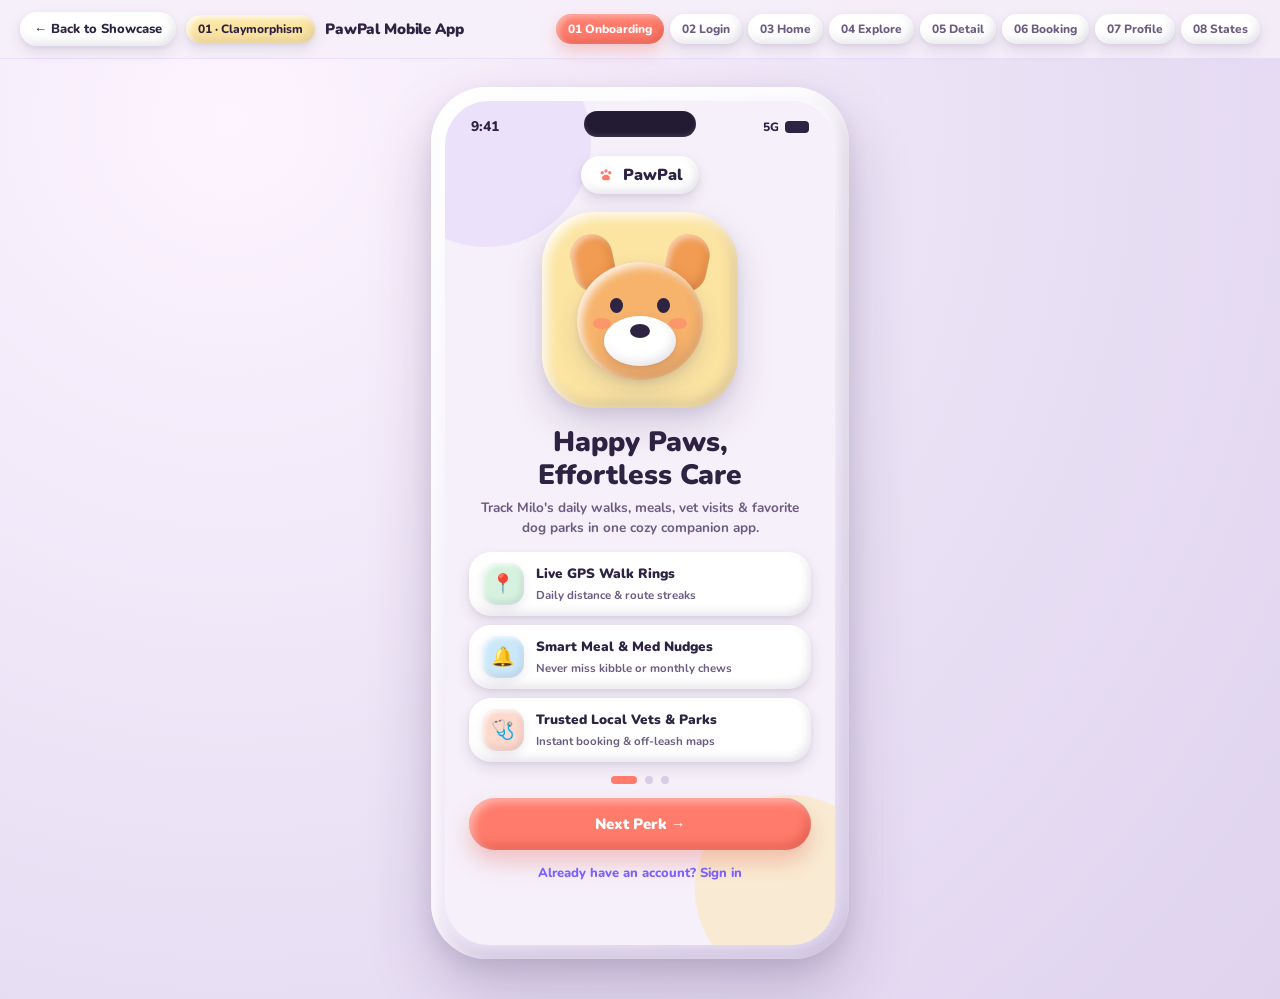
<file: apps/01-pawpal/index.html>
<!DOCTYPE html>
<html lang="en">
<head>
  <meta charset="UTF-8" />
  <meta name="viewport" content="width=device-width, initial-scale=1.0" />
  <title>PawPal — Claymorphism Mobile App Prototype</title>
  <link rel="preconnect" href="https://fonts.googleapis.com" />
  <link rel="preconnect" href="https://fonts.gstatic.com" crossorigin />
  <link href="https://fonts.googleapis.com/css2?family=Nunito:wght@500;600;700;800;900&display=swap" rel="stylesheet" />
  <link rel="stylesheet" href="styles.css" />
  <link rel="icon" type="image/svg+xml" href="../../assets/logo/favicon.svg?v=3" />
  <link rel="manifest" href="manifest.webmanifest" />
  <link rel="apple-touch-icon" href="apple-touch-icon.png" />
  <meta name="theme-color" content="#FF7B6B" />
  <meta name="mobile-web-app-capable" content="yes" />
  <meta name="apple-mobile-web-app-capable" content="yes" />
  <meta name="apple-mobile-web-app-title" content="PawPal" />
</head>
<body>
  <header class="stage-bar">
    <div class="stage-left">
      <a class="back-link" href="../../index.html">← Back to Showcase</a>
      <span class="style-badge">01 · Claymorphism</span>
      <span class="app-title">PawPal Mobile App</span>
    </div>
    <nav class="screen-rail" aria-label="Quick jump to app screens">
      <button class="rail-btn is-active" data-goto="onboarding">01 Onboarding</button>
      <button class="rail-btn" data-goto="login">02 Login</button>
      <button class="rail-btn" data-goto="home">03 Home</button>
      <button class="rail-btn" data-goto="explore">04 Explore</button>
      <button class="rail-btn" data-goto="detail">05 Detail</button>
      <button class="rail-btn" data-goto="booking">06 Booking</button>
      <button class="rail-btn" data-goto="profile">07 Profile</button>
      <button class="rail-btn" data-goto="states">08 States</button>
    </nav>
  </header>

  <main class="stage">
    <div class="device-shell">
      <div class="device-notch" aria-hidden="true"></div>
      <div class="phone-frame" id="phoneFrame">
        <div class="bg-blob blob-1" aria-hidden="true"></div>
        <div class="bg-blob blob-2" aria-hidden="true"></div>

        <!-- iOS Status Bar -->
        <div class="status-bar">
          <span class="status-time">9:41</span>
          <div class="status-icons">
            <span>5G</span>
            <span class="battery-pill"></span>
          </div>
        </div>

        <!-- Screen Viewport -->
        <div class="screens-viewport">

          <!-- 01 SPLASH / ONBOARDING -->
          <section class="screen is-active" data-screen="onboarding">
            <div class="screen-scroll onboarding-layout">
              <div class="brand-pill clay-sm">
                <svg class="ic" viewBox="0 0 24 24"><circle cx="7" cy="9" r="2.2" fill="#FF7B6B"/><circle cx="12" cy="6.5" r="2.2" fill="#FF7B6B"/><circle cx="17" cy="9" r="2.2" fill="#FF7B6B"/><path d="M12 11.5c-3.2 0-5.8 2.4-5.2 5.2.4 1.8 2.1 2.8 3.9 2.3.8-.2 1.8-.2 2.6 0 1.8.5 3.5-.5 3.9-2.3.6-2.8-2-5.2-5.2-5.2Z" fill="#FF7B6B"/></svg>
                <span>PawPal</span>
              </div>

              <div class="mascot-stage clay-lg" id="onboardingMascot">
                <div class="corgi-ear ear-l"></div>
                <div class="corgi-ear ear-r"></div>
                <div class="corgi-face">
                  <div class="corgi-eye eye-l"></div>
                  <div class="corgi-eye eye-r"></div>
                  <div class="corgi-cheek cheek-l"></div>
                  <div class="corgi-cheek cheek-r"></div>
                  <div class="corgi-snout">
                    <div class="corgi-nose"></div>
                  </div>
                </div>
              </div>

              <div class="onboarding-copy">
                <h1 id="obTitle">Happy Paws,<br/>Effortless Care</h1>
                <p id="obDesc">Track Milo's daily walks, meals, vet visits &amp; favorite dog parks in one cozy companion app.</p>
              </div>

              <div class="perk-list">
                <div class="perk-card clay-sm">
                  <div class="icon-tile bg-mint clay-xs">📍</div>
                  <div>
                    <strong>Live GPS Walk Rings</strong>
                    <span>Daily distance &amp; route streaks</span>
                  </div>
                </div>
                <div class="perk-card clay-sm">
                  <div class="icon-tile bg-sky clay-xs">🔔</div>
                  <div>
                    <strong>Smart Meal &amp; Med Nudges</strong>
                    <span>Never miss kibble or monthly chews</span>
                  </div>
                </div>
                <div class="perk-card clay-sm">
                  <div class="icon-tile bg-peach clay-xs">🩺</div>
                  <div>
                    <strong>Trusted Local Vets &amp; Parks</strong>
                    <span>Instant booking &amp; off-leash maps</span>
                  </div>
                </div>
              </div>

              <div class="dots-row" id="obDots">
                <button class="dot is-active" data-step="0" aria-label="Slide 1"></button>
                <button class="dot" data-step="1" aria-label="Slide 2"></button>
                <button class="dot" data-step="2" aria-label="Slide 3"></button>
              </div>

              <button class="clay-btn btn-coral" id="obNextBtn">Next Perk →</button>
              <button class="text-link" data-goto="login">Already have an account? Sign in</button>
            </div>
          </section>

          <!-- 02 LOGIN / SIGN-UP -->
          <section class="screen" data-screen="login">
            <div class="screen-scroll">
              <div class="top-row">
                <button class="icon-btn clay-sm" data-goto="onboarding" aria-label="Back">←</button>
                <span class="pill bg-yellow clay-xs">PawPal ID</span>
              </div>

              <div class="page-head">
                <h1 id="authHeading">Welcome Back!</h1>
                <p>Sign in to check Milo's walks, feeding schedule &amp; vet notes.</p>
              </div>

              <div class="segmented clay-inset" role="tablist">
                <button class="seg-btn is-active" data-auth-mode="signin">Sign In</button>
                <button class="seg-btn" data-auth-mode="signup">Create Account</button>
              </div>

              <form class="clay-card clay-md form-card" id="loginForm" novalidate>
                <div class="field-group is-hidden" id="petNameField">
                  <label for="petNameInput">PET NAME</label>
                  <input id="petNameInput" class="clay-input clay-inset" type="text" placeholder="e.g. Milo" value="Milo" />
                </div>
                <div class="field-group">
                  <label for="emailInput">EMAIL ADDRESS</label>
                  <input id="emailInput" class="clay-input clay-inset" type="email" value="allan@pawpal.pet" required />
                </div>
                <div class="field-group">
                  <label for="passInput">PASSWORD</label>
                  <input id="passInput" class="clay-input clay-inset" type="password" value="corgilove2026" required />
                </div>
                <p class="form-error" id="loginError" role="alert"></p>
                <div class="align-right">
                  <button type="button" class="text-link small" id="forgotBtn">Forgot password?</button>
                </div>
                <button type="submit" class="clay-btn btn-coral" id="authSubmitBtn">Sign In to PawPal</button>
              </form>

              <div class="divider-row"><span>or continue with</span></div>

              <div class="social-row">
                <button class="clay-btn btn-white social-pill" type="button" data-social="Apple"> Apple</button>
                <button class="clay-btn btn-white social-pill" type="button" data-social="Google">G Google</button>
              </div>

              <div class="trust-strip bg-mint clay-sm">
                <span>🛡️</span>
                <strong>Encrypted pet health &amp; microchip vault</strong>
              </div>
            </div>
          </section>

          <!-- 03 HOME / FEED -->
          <section class="screen has-nav" data-screen="home">
            <div class="screen-scroll">
              <div class="top-row">
                <div class="greeting-left">
                  <div class="avatar-tile bg-yellow clay-sm">🐾</div>
                  <div>
                    <h2 class="greet-title">Good Morning, Allan</h2>
                    <span class="greet-sub">Milo · Corgi · 14-day streak</span>
                  </div>
                </div>
                <button class="icon-btn clay-sm" id="notifBellBtn" aria-label="Notifications">🔔</button>
              </div>

              <div class="clay-card bg-yellow clay-md walk-card">
                <div class="walk-top">
                  <div>
                    <span class="eyebrow amber">MILO'S DAILY WALK</span>
                    <div class="walk-big"><span id="walkKm">2.4</span> / 3.0 km</div>
                  </div>
                  <span class="pill bg-white clay-xs amber" id="walkPct">80% Goal</span>
                </div>
                <div class="progress-track clay-inset">
                  <div class="progress-fill" id="walkBar" style="width: 80%"></div>
                </div>
                <div class="walk-foot">
                  <span id="walkMeta">38 min · 4,820 steps</span>
                  <button class="pill-btn bg-mint clay-xs" id="addWalkBtn">+0.3 km Walk</button>
                </div>
              </div>

              <div class="stats-grid">
                <button class="clay-card bg-sky clay-sm stat-box" id="hydrationCard" type="button">
                  <span class="eyebrow sky">HYDRATION</span>
                  <strong id="hydrationVal">4 / 5 bowls</strong>
                  <small>Tap to log refill</small>
                </button>
                <button class="clay-card bg-lavender clay-sm stat-box" data-goto="booking" type="button">
                  <span class="eyebrow purple">NEXT VET VISIT</span>
                  <strong>Fri, May 16</strong>
                  <small>11:00 · Wellness</small>
                </button>
              </div>

              <div class="section-hdr">
                <h3>Today's Care Checklist</h3>
                <span class="count-pill" id="taskCounter">1 of 4 done</span>
              </div>

              <div class="task-list" id="taskList"></div>
            </div>
          </section>

          <!-- 04 SEARCH / EXPLORE -->
          <section class="screen has-nav" data-screen="explore">
            <div class="screen-scroll">
              <div class="top-row">
                <h1 class="screen-title">Explore Nearby</h1>
                <span class="pill bg-sky clay-xs">Amsterdam</span>
              </div>

              <div class="search-wrap clay-inset">
                <span>🔍</span>
                <input id="exploreSearch" type="search" placeholder="Search parks, vets, sitters..." aria-label="Search nearby pet spots" />
              </div>

              <div class="chip-row" id="categoryChips">
                <button class="chip is-active" data-cat="all">All</button>
                <button class="chip bg-mint" data-cat="park">Parks</button>
                <button class="chip bg-sky" data-cat="vet">Vets</button>
                <button class="chip bg-peach" data-cat="sitter">Sitters</button>
                <button class="chip bg-yellow" data-cat="cafe">Cafés</button>
              </div>

              <p class="result-count" id="resultCount">4 Top-Rated Spots Near You</p>
              <div class="place-list" id="placeList"></div>
            </div>
          </section>

          <!-- 05 DETAIL VIEW -->
          <section class="screen" data-screen="detail">
            <div class="screen-scroll">
              <div class="top-row">
                <button class="icon-btn clay-sm" data-goto="explore" aria-label="Back to Explore">←</button>
                <strong class="nav-center-title">Spot Details</strong>
                <button class="icon-btn bg-peach clay-sm" id="favPlaceBtn" aria-label="Save place">♥</button>
              </div>

              <div class="clay-card clay-md detail-hero" id="detailHero">
                <div class="hero-badges">
                  <span class="pill bg-white clay-xs" id="detailStatus">OPEN NOW</span>
                  <span class="pill bg-yellow clay-xs" id="detailRating">★ 4.9 (328)</span>
                </div>
                <div class="detail-head">
                  <div class="detail-icon bg-white clay-sm" id="detailIcon">🌳</div>
                  <div>
                    <h2 id="detailName">Vondelpark Dog Run</h2>
                    <p id="detailSub">Vondelpark West · 8 min walk</p>
                  </div>
                </div>
              </div>

              <div class="metric-row" id="detailMetrics"></div>

              <div class="clay-card clay-md">
                <h3 class="card-h3">Amenities &amp; Safety</h3>
                <div class="amenity-wrap" id="detailAmenities"></div>
                <p class="detail-desc" id="detailDesc"></p>
              </div>

              <div class="trust-strip bg-lavender clay-sm">
                <span>🐾</span>
                <strong id="detailNote">Milo visited 4 times this month · Favorite!</strong>
              </div>

              <div class="dual-cta">
                <button class="clay-btn btn-mint" id="startWalkFromDetail">Start Walk</button>
                <button class="clay-btn btn-coral" data-goto="booking">Book Vet</button>
              </div>
            </div>
          </section>

          <!-- 06 ACTION / CHECKOUT / FORM -->
          <section class="screen" data-screen="booking">
            <div class="screen-scroll">
              <div class="top-row">
                <button class="icon-btn clay-sm" id="bookingBackBtn" aria-label="Back">←</button>
                <strong class="nav-center-title">Book Vet Visit</strong>
                <span class="pill bg-lavender clay-xs purple" id="bookingStepPill">Step 1 / 2</span>
              </div>

              <div class="clay-card bg-sky clay-sm clinic-strip">
                <div class="icon-tile bg-white clay-xs">📅</div>
                <div>
                  <strong>Paws &amp; Care Vet Clinic</strong>
                  <span>Patient: Milo (Corgi · 11.4 kg)</span>
                </div>
              </div>

              <!-- Step 1: Service -->
              <div class="booking-step" id="bookingStep1">
                <h3 class="card-h3">1. Select Service</h3>
                <div class="service-list" id="serviceList"></div>
                <button class="clay-btn btn-coral" id="toStep2Btn">Choose Date &amp; Time →</button>
              </div>

              <!-- Step 2: Date, Time & Confirm -->
              <div class="booking-step is-hidden" id="bookingStep2">
                <h3 class="card-h3">2. Pick Date &amp; Time</h3>
                <div class="date-grid" id="dateGrid"></div>
                <div class="time-row" id="timeRow"></div>

                <div class="field-group">
                  <label for="vetNotes">NOTES FOR DR. VOS (OPTIONAL)</label>
                  <input id="vetNotes" class="clay-input clay-inset" type="text" placeholder="e.g. Milo loves peanut butter treats" />
                </div>

                <div class="clay-card clay-md summary-card">
                  <div class="summary-line">
                    <span id="summaryService">Annual Wellness Check</span>
                    <strong id="summaryPrice">€55.00</strong>
                  </div>
                  <small id="summaryWhen">Fri, May 16 · 11:00 · Pay at clinic</small>
                  <button class="clay-btn btn-coral" id="confirmBookingBtn">Confirm Vet Appointment</button>
                </div>
              </div>
            </div>
          </section>

          <!-- 07 PROFILE / SETTINGS -->
          <section class="screen has-nav" data-screen="profile">
            <div class="screen-scroll">
              <div class="top-row">
                <h1 class="screen-title">Pet Profile</h1>
                <button class="pill-btn bg-white clay-xs purple" id="logWeightBtn">+ Log Weight</button>
              </div>

              <div class="clay-card bg-lavender clay-md profile-hero">
                <div class="avatar-lg bg-yellow clay-sm">🐾</div>
                <div>
                  <h2>Milo</h2>
                  <p>Pembroke Welsh Corgi · Male</p>
                  <span class="pill bg-white clay-xs purple">Chip #528-140-009482</span>
                </div>
              </div>

              <div class="metric-row">
                <div class="clay-card bg-mint clay-sm mini-metric">
                  <span>WEIGHT</span>
                  <strong id="profileWeight">11.4 kg</strong>
                </div>
                <div class="clay-card bg-sky clay-sm mini-metric">
                  <span>AGE</span>
                  <strong>2.3 yrs</strong>
                </div>
                <div class="clay-card bg-yellow clay-sm mini-metric">
                  <span>STREAK</span>
                  <strong>14 days</strong>
                </div>
              </div>

              <div class="clay-card clay-sm">
                <div class="section-hdr tight">
                  <h3 class="card-h3">Weight Log</h3>
                  <span class="mint-text">Healthy range ✓</span>
                </div>
                <div class="weight-bars">
                  <div class="wbar"><div class="bar bg-lavender" style="height:28px"></div><span>Feb</span></div>
                  <div class="wbar"><div class="bar bg-sky" style="height:34px"></div><span>Mar</span></div>
                  <div class="wbar"><div class="bar bg-yellow" style="height:38px"></div><span>Apr</span></div>
                  <div class="wbar"><div class="bar bg-mint" id="mayBar" style="height:44px"></div><span>May</span></div>
                </div>
              </div>

              <div class="clay-card clay-sm toggle-card">
                <h3 class="card-h3">Care Reminders</h3>
                <div class="toggle-list" id="toggleList"></div>
              </div>

              <div class="clay-card clay-sm">
                <h3 class="card-h3">Saved Places</h3>
                <div class="saved-row">
                  <button class="pill-btn bg-mint clay-xs" data-open-place="vondelpark">🌳 Vondelpark Dog Run</button>
                  <button class="pill-btn bg-sky clay-xs" data-open-place="paws-vet">🩺 Paws &amp; Care Vet</button>
                </div>
              </div>
            </div>
          </section>

          <!-- 08 EMPTY / ERROR / CONFIRMATION STATES -->
          <section class="screen" data-screen="states">
            <div class="screen-scroll">
              <div class="top-row">
                <button class="icon-btn clay-sm" data-goto="home" aria-label="Back to Home">←</button>
                <strong class="nav-center-title">System States</strong>
                <span class="pill bg-lavender clay-xs purple">3 States</span>
              </div>

              <div class="segmented clay-inset states-tabs">
                <button class="seg-btn is-active" data-state-filter="all">All 3</button>
                <button class="seg-btn" data-state-filter="empty">Empty</button>
                <button class="seg-btn" data-state-filter="error">Error</button>
                <button class="seg-btn" data-state-filter="confirm">Booked</button>
              </div>

              <div class="states-stack" id="statesStack">
                <article class="clay-card clay-md state-card" data-state-card="empty">
                  <div class="state-head">
                    <div class="icon-tile bg-yellow clay-xs">🐾</div>
                    <div>
                      <span class="pill bg-yellow clay-xs">EMPTY STATE</span>
                      <h3>No Walks Logged Yet</h3>
                    </div>
                  </div>
                  <p>Grab Milo's leash and start your first sunlit stroll to fill today's clay walk ring.</p>
                  <button class="clay-btn btn-coral small-btn" data-goto="home">Start First Walk</button>
                </article>

                <article class="clay-card clay-md state-card" data-state-card="error">
                  <div class="state-head">
                    <div class="icon-tile bg-peach clay-xs">📡</div>
                    <div>
                      <span class="pill bg-peach clay-xs">ERROR STATE</span>
                      <h3>GPS Signal Lost</h3>
                    </div>
                  </div>
                  <p>Couldn't lock onto your location under park trees. Retry to resume Milo's walk route.</p>
                  <button class="clay-btn btn-peach small-btn" id="retryGpsBtn">Retry GPS Lock</button>
                </article>

                <article class="clay-card clay-md state-card" data-state-card="confirm">
                  <div class="state-head">
                    <div class="icon-tile bg-mint clay-xs">✓</div>
                    <div>
                      <span class="pill bg-mint clay-xs">CONFIRMATION</span>
                      <h3>Vet Visit Booked!</h3>
                    </div>
                  </div>
                  <p id="confirmCopy">Milo's Annual Wellness Check at Paws &amp; Care is confirmed for Fri, May 16 at 11:00.</p>
                  <button class="clay-btn btn-mint small-btn" data-goto="home">Done · Back to Home</button>
                </article>
              </div>
            </div>
          </section>

        </div><!-- /screens-viewport -->

        <!-- Floating Clay Bottom Navigation (visible on Home, Explore, Profile) -->
        <nav class="bottom-nav clay-lg is-hidden" id="bottomNav" aria-label="App navigation">
          <button class="bnav-item is-active" data-goto="home"><span>🏠</span><small>Home</small></button>
          <button class="bnav-item" data-goto="explore"><span>🧭</span><small>Explore</small></button>
          <button class="bnav-fab clay-md" data-goto="booking" aria-label="Book or Log Care">＋</button>
          <button class="bnav-item" data-goto="profile"><span>🐾</span><small>Profile</small></button>
        </nav>

        <!-- Tactile Toast -->
        <div class="clay-toast" id="clayToast" role="status" aria-live="polite"></div>
      </div>
    </div>
  </main>

  <script src="script.js"></script>
</body>
</html>
</file>
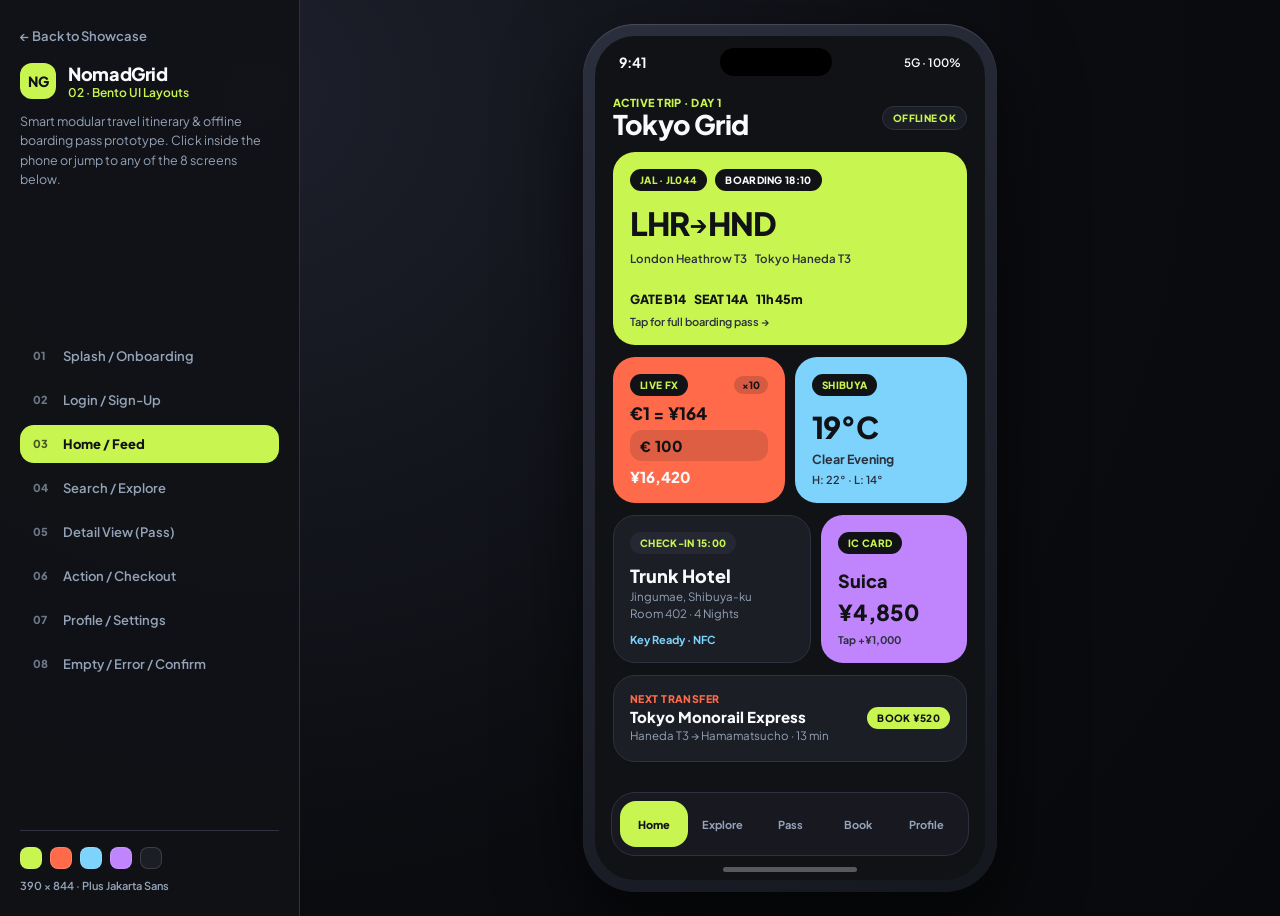
<file: apps/02-nomadgrid/index.html>
<!DOCTYPE html>
<html lang="en">
<head>
  <meta charset="UTF-8" />
  <meta name="viewport" content="width=device-width, initial-scale=1.0" />
  <title>NomadGrid — Bento UI Mobile App Prototype</title>
  <link rel="preconnect" href="https://fonts.googleapis.com" />
  <link rel="preconnect" href="https://fonts.gstatic.com" crossorigin />
  <link href="https://fonts.googleapis.com/css2?family=Plus+Jakarta+Sans:wght@400;500;600;700;800&display=swap" rel="stylesheet" />
  <link rel="stylesheet" href="styles.css" />
  <link rel="icon" type="image/svg+xml" href="../../assets/logo/favicon.svg?v=3" />
  <link rel="manifest" href="manifest.webmanifest" />
  <link rel="apple-touch-icon" href="apple-touch-icon.png" />
  <meta name="theme-color" content="#111216" />
  <meta name="mobile-web-app-capable" content="yes" />
  <meta name="apple-mobile-web-app-capable" content="yes" />
  <meta name="apple-mobile-web-app-title" content="NomadGrid" />
</head>
<body>
  <div class="proto-shell">
    <!-- Left Prototype Rail -->
    <aside class="proto-rail" aria-label="Prototype Navigation">
      <div class="rail-top">
        <a href="../../index.html" class="back-link">← Back to Showcase</a>
        <div class="brand-badge">
          <span class="brand-mark">NG</span>
          <div>
            <div class="brand-title">NomadGrid</div>
            <div class="brand-sub">02 · Bento UI Layouts</div>
          </div>
        </div>
        <p class="rail-desc">Smart modular travel itinerary &amp; offline boarding pass prototype. Click inside the phone or jump to any of the 8 screens below.</p>
      </div>

      <nav class="screen-rail" id="screenRail" aria-label="8-Screen Quick Jump">
        <button class="rail-btn" data-screen="01"><span class="rail-num">01</span><span>Splash / Onboarding</span></button>
        <button class="rail-btn" data-screen="02"><span class="rail-num">02</span><span>Login / Sign-Up</span></button>
        <button class="rail-btn active" data-screen="03"><span class="rail-num">03</span><span>Home / Feed</span></button>
        <button class="rail-btn" data-screen="04"><span class="rail-num">04</span><span>Search / Explore</span></button>
        <button class="rail-btn" data-screen="05"><span class="rail-num">05</span><span>Detail View (Pass)</span></button>
        <button class="rail-btn" data-screen="06"><span class="rail-num">06</span><span>Action / Checkout</span></button>
        <button class="rail-btn" data-screen="07"><span class="rail-num">07</span><span>Profile / Settings</span></button>
        <button class="rail-btn" data-screen="08"><span class="rail-num">08</span><span>Empty / Error / Confirm</span></button>
      </nav>

      <div class="rail-footer">
        <div class="swatch-row" aria-label="Bento Palette">
          <span class="swatch" style="background:#C8F550" title="#C8F550 Electric Lime"></span>
          <span class="swatch" style="background:#FF6B4A" title="#FF6B4A Tangerine"></span>
          <span class="swatch" style="background:#7DD3FC" title="#7DD3FC Ice Blue"></span>
          <span class="swatch" style="background:#C084FC" title="#C084FC Violet"></span>
          <span class="swatch" style="background:#1C1E26" title="#1C1E26 Dark Slate"></span>
        </div>
        <div class="rail-meta">390 × 844 · Plus Jakarta Sans</div>
      </div>
    </aside>

    <!-- Centered 390x844 iPhone Device Frame -->
    <main class="stage">
      <div class="iphone-bezel">
        <div class="iphone-screen" id="phoneScreen">
          <!-- Status Bar -->
          <header class="status-bar">
            <span class="status-time">9:41</span>
            <div class="dynamic-island" aria-hidden="true"></div>
            <span class="status-right">5G · 100%</span>
          </header>

          <!-- Toast Notification -->
          <div class="toast" id="toast" role="status" aria-live="polite"></div>

          <!-- ================================
               SCREEN 01: SPLASH / ONBOARDING
               ================================ -->
          <section class="app-screen" data-screen-id="01" aria-label="Splash and Onboarding">
            <div class="screen-scroll">
              <div class="top-row">
                <div class="mini-logo">
                  <span class="logo-sq">NG</span>
                  <span class="logo-text">NomadGrid</span>
                </div>
                <span class="pill pill-dark" id="onboardStepBadge">STEP 1/3</span>
              </div>

              <div class="bento-hero-grid" id="onboardCards">
                <div class="tile tile-lime hero-main" data-bento>
                  <span class="pill pill-ink">MODULAR TRAVEL</span>
                  <div class="hero-route" id="onboardHeroTitle">LHR → HND</div>
                  <p class="hero-copy" id="onboardHeroCopy">Every flight, transit card, hotel &amp; FX rate snapped into one grid.</p>
                  <div class="hero-foot">100% OFFLINE READY</div>
                </div>
                <div class="hero-side-col">
                  <div class="tile tile-tangerine mini-stat" data-bento>
                    <span class="kicker-dark">LIVE FX</span>
                    <div class="stat-lg">€1</div>
                    <div class="stat-sub-white">¥164.2</div>
                  </div>
                  <div class="tile tile-ice mini-stat" data-bento>
                    <span class="kicker-dark">GATE ALERT</span>
                    <div class="stat-xl">B14</div>
                    <div class="stat-sub-dark">On Time</div>
                  </div>
                </div>
              </div>

              <div class="bento-2col">
                <div class="tile tile-slate" data-bento>
                  <span class="pill pill-violet">OFFLINE</span>
                  <h3 class="tile-h3">Zero-Signal Boarding</h3>
                  <p class="tile-p">Cached QR &amp; Suica passes work in tunnels.</p>
                </div>
                <div class="tile tile-slate" data-bento>
                  <span class="pill pill-ice">SMART FX</span>
                  <h3 class="tile-h3">Instant Currency Snap</h3>
                  <p class="tile-p">Auto-converts menus &amp; rail fares offline.</p>
                </div>
              </div>

              <div class="onboard-copy-block">
                <h1 class="display-h1" id="onboardHeadline">Travel in modular clarity.</h1>
                <p class="muted-p" id="onboardSub">Build your itinerary from live bento blocks—boarding passes, gate shifts, local transit cards, and offline FX rates.</p>
              </div>

              <div class="stepper-row" id="onboardStepper">
                <button class="step-dot active" data-step="0" aria-label="Slide 1"></button>
                <button class="step-dot" data-step="1" aria-label="Slide 2"></button>
                <button class="step-dot" data-step="2" aria-label="Slide 3"></button>
              </div>

              <div class="stack-gap">
                <button class="btn-primary" id="btnAllowAlerts">Allow Flight Alerts &amp; Start</button>
                <button class="btn-secondary" data-go="02">I already have a NomadGrid passport</button>
              </div>
            </div>
          </section>

          <!-- ================================
               SCREEN 02: LOGIN / SIGN-UP
               ================================ -->
          <section class="app-screen" data-screen-id="02" aria-label="Login and Sign Up">
            <div class="screen-scroll">
              <div class="tile tile-violet banner-tile" data-bento>
                <span class="pill pill-ink">NOMADGRID ID</span>
                <h1 class="banner-h1" id="authHeading">Welcome back,<br />Nomad.</h1>
              </div>

              <div class="seg-control" id="authSeg">
                <button class="seg-btn active" data-auth-mode="signin">Sign In</button>
                <button class="seg-btn" data-auth-mode="signup">Create Account</button>
              </div>

              <form class="tile tile-slate form-tile" id="loginForm" data-bento>
                <label class="field-label" for="authEmail">WORK OR TRAVEL EMAIL</label>
                <input id="authEmail" class="field-input" type="email" value="allan@nomadgrid.travel" required />

                <label class="field-label" for="authPass">PASSWORD</label>
                <div class="pass-wrap">
                  <input id="authPass" class="field-input" type="password" value="nomadgrid2026" required />
                  <button type="button" class="pass-toggle" id="togglePassBtn">SHOW</button>
                </div>

                <button type="button" class="text-link" id="btnRecover">Forgot password? Send recovery link →</button>
                <button type="submit" class="btn-primary" id="authSubmitBtn">Unlock Tokyo Grid →</button>
              </form>

              <div class="bento-2col">
                <button class="tile tile-slate social-tile" type="button" data-social="Apple" data-bento>
                  <span class="pill pill-slate2">FAST</span>
                  <span class="social-label">Continue with<br />Apple</span>
                </button>
                <button class="tile tile-slate social-tile" type="button" data-social="Google" data-bento>
                  <span class="pill pill-ice">SYNC</span>
                  <span class="social-label">Continue with<br />Google</span>
                </button>
              </div>

              <div class="tile tile-slate2 info-tile" data-bento>
                <div class="tile-h4">Encrypted Passport Vault</div>
                <p class="tile-p">Your boarding passes &amp; loyalty numbers sync end-to-end and stay readable in Airplane Mode.</p>
              </div>
            </div>
          </section>

          <!-- ================================
               SCREEN 03: HOME / FEED (TOKYO BENTO GRID)
               ================================ -->
          <section class="app-screen active" data-screen-id="03" aria-label="Home Tokyo Trip Grid">
            <div class="screen-scroll has-nav">
              <div class="top-row">
                <div>
                  <div class="kicker-lime">ACTIVE TRIP · DAY 1</div>
                  <h1 class="screen-h1">Tokyo Grid</h1>
                </div>
                <button class="pill pill-dark-lime" data-go="08" title="Check Sync Status">OFFLINE OK</button>
              </div>

              <!-- Flight JL044 Hero Lime Tile -->
              <button class="tile tile-lime flight-card" data-go="05" data-bento>
                <div class="row-between">
                  <span class="pill pill-ink">JAL · JL044</span>
                  <span class="pill pill-ink-white">BOARDING 18:10</span>
                </div>
                <div class="flight-route-row">
                  <span class="iata">LHR</span>
                  <span class="route-arrow">→</span>
                  <span class="iata">HND</span>
                </div>
                <div class="row-between flight-airports">
                  <span>London Heathrow T3</span>
                  <span>Tokyo Haneda T3</span>
                </div>
                <div class="divider-dark"></div>
                <div class="row-between flight-meta">
                  <span>GATE B14</span>
                  <span id="homeSeatBadge">SEAT 14A</span>
                  <span>11h 45m</span>
                </div>
                <div class="flight-hint">Tap for full boarding pass →</div>
              </button>

              <!-- FX Converter + Shibuya Weather -->
              <div class="bento-2col">
                <div class="tile tile-tangerine fx-tile" data-bento>
                  <div class="row-between">
                    <span class="pill pill-ink">LIVE FX</span>
                    <button type="button" class="fx-swap-btn" id="fxCycleBtn" title="Cycle amount">×10</button>
                  </div>
                  <div class="fx-rate">€1 = ¥164</div>
                  <div class="fx-calc-row">
                    <span class="fx-sym">€</span>
                    <input id="fxEurInput" class="fx-input" type="number" min="1" max="99999" value="100" aria-label="Euros to convert" />
                  </div>
                  <div class="fx-result" id="fxJpyOut">¥16,420</div>
                </div>

                <button class="tile tile-ice weather-tile" type="button" id="weatherTile" data-bento>
                  <span class="pill pill-ink">SHIBUYA</span>
                  <div class="wx-temp" id="wxTemp">19°C</div>
                  <div class="wx-desc" id="wxDesc">Clear Evening</div>
                  <div class="wx-hl" id="wxHl">H: 22° · L: 14°</div>
                </button>
              </div>

              <!-- Trunk Hotel + Suica Card -->
              <div class="bento-asym">
                <button class="tile tile-slate hotel-tile" type="button" id="hotelTile" data-bento>
                  <span class="pill pill-slate2-lime">CHECK-IN 15:00</span>
                  <div class="hotel-name">Trunk Hotel</div>
                  <p class="tile-p">Jingumae, Shibuya-ku<br />Room 402 · 4 Nights</p>
                  <div class="hotel-nfc" id="hotelNfc">Key Ready · NFC</div>
                </button>

                <button class="tile tile-violet suica-tile" type="button" id="suicaTile" data-bento>
                  <span class="pill pill-ink">IC CARD</span>
                  <div class="suica-name">Suica</div>
                  <div class="suica-bal" id="suicaBal">¥4,850</div>
                  <div class="suica-foot">Tap +¥1,000</div>
                </button>
              </div>

              <!-- Airport Express Quick Action -->
              <button class="tile tile-slate express-tile" data-go="06" data-bento>
                <div class="express-left">
                  <div class="kicker-tangerine">NEXT TRANSFER</div>
                  <div class="express-title">Tokyo Monorail Express</div>
                  <div class="tile-p">Haneda T3 → Hamamatsucho · 13 min</div>
                </div>
                <span class="pill pill-lime">BOOK ¥520</span>
              </button>
            </div>
          </section>

          <!-- ================================
               SCREEN 04: SEARCH / EXPLORE
               ================================ -->
          <section class="app-screen" data-screen-id="04" aria-label="Search and Explore">
            <div class="screen-scroll has-nav">
              <div class="kicker-ice">EXPLORE GRID</div>
              <h1 class="screen-h1">Tokyo &amp; Hubs</h1>

              <div class="search-box">
                <input id="exploreSearch" class="search-input" type="search" placeholder="Search cities, lounges, coffee, transit..." autocomplete="off" />
                <span class="kbd-pill">⌘K</span>
              </div>

              <div class="filter-row" id="exploreFilters">
                <button class="filter-pill active" data-cat="all">All</button>
                <button class="filter-pill" data-cat="lounge">Lounges</button>
                <button class="filter-pill" data-cat="coffee">Coffee</button>
                <button class="filter-pill" data-cat="transit">Transit</button>
                <button class="filter-pill" data-cat="view">Spots</button>
              </div>

              <div class="explore-grid" id="exploreGrid">
                <!-- Populated dynamically by script.js -->
              </div>

              <div class="tile tile-slate hubs-card" data-bento>
                <div class="kicker-muted">TRENDING NOMAD HUBS</div>
                <div class="hubs-3col">
                  <button class="hub-mini" type="button" data-hub="Kyoto">
                    <span class="hub-dot" style="background:#C8F550"></span>
                    <span class="hub-city">Kyoto</span>
                    <span class="hub-meta">Shinkansen 2h 15m</span>
                  </button>
                  <button class="hub-mini" type="button" data-hub="Seoul">
                    <span class="hub-dot" style="background:#7DD3FC"></span>
                    <span class="hub-city">Seoul</span>
                    <span class="hub-meta">GMP · 2h 20m</span>
                  </button>
                  <button class="hub-mini" type="button" data-hub="Taipei">
                    <span class="hub-dot" style="background:#FF6B4A"></span>
                    <span class="hub-city">Taipei</span>
                    <span class="hub-meta">TSA · 3h 30m</span>
                  </button>
                </div>
              </div>
            </div>
          </section>

          <!-- ================================
               SCREEN 05: DETAIL VIEW (BOARDING PASS)
               ================================ -->
          <section class="app-screen" data-screen-id="05" aria-label="Digital Boarding Pass">
            <div class="screen-scroll has-nav">
              <div class="top-row">
                <button class="icon-pill" data-go="03">← Back</button>
                <span class="pill pill-dark-lime">OFFLINE PASS</span>
                <button class="icon-pill" id="flipPassBtn">Details ↻</button>
              </div>

              <div class="pass-flip-wrap" id="passFlipWrap">
                <!-- Front of Boarding Pass -->
                <div class="tile tile-lime pass-card pass-front" data-bento>
                  <div class="row-between">
                    <span class="pill pill-ink">JAPAN AIRLINES · JL044</span>
                    <span class="pass-class" id="passClassLabel">BUSINESS</span>
                  </div>

                  <div class="pass-route">
                    <div>
                      <div class="pass-iata">LHR</div>
                      <div class="pass-city">London · 19:00</div>
                    </div>
                    <div class="pass-plane">✈</div>
                    <div class="text-right">
                      <div class="pass-iata">HND</div>
                      <div class="pass-city">Tokyo · 15:45+1</div>
                    </div>
                  </div>

                  <div class="pass-perf"></div>

                  <div class="pass-4grid">
                    <div>
                      <div class="pass-lbl">GATE</div>
                      <div class="pass-val">B14</div>
                    </div>
                    <div>
                      <div class="pass-lbl">SEAT</div>
                      <div class="pass-val" id="passSeatVal">14A</div>
                    </div>
                    <div>
                      <div class="pass-lbl">ZONE</div>
                      <div class="pass-val">Grp 1</div>
                    </div>
                    <div>
                      <div class="pass-lbl">BOARD</div>
                      <div class="pass-val">18:10</div>
                    </div>
                  </div>

                  <div class="barcode-box" id="barcodeBox" aria-label="Boarding Pass Barcode">
                    <div class="barcode-bars"></div>
                    <div class="barcode-code">JL044 · 14A · ALLAN INDRAJITH · PNR 9X4K2M</div>
                  </div>
                </div>

                <!-- Back of Boarding Pass (Flight Telemetry & Baggage) -->
                <div class="tile tile-slate pass-card pass-back" data-bento>
                  <div class="row-between">
                    <span class="pill pill-ice">FLIGHT TELEMETRY</span>
                    <span class="pill pill-slate2">A350-1000</span>
                  </div>
                  <div class="back-rows">
                    <div class="back-row"><span>Aircraft</span><strong>Airbus A350-1000 (JA02WJ)</strong></div>
                    <div class="back-row"><span>Baggage</span><strong>2 × 32kg · Priority Tag</strong></div>
                    <div class="back-row"><span>Wi-Fi Voucher</span><strong>JAL-SKY-8829</strong></div>
                    <div class="back-row"><span>Terminal Transfer</span><strong>LHR T3 → HND T3</strong></div>
                    <div class="back-row"><span>Booking Ref</span><strong>9X4K2M</strong></div>
                  </div>
                  <button class="btn-primary" type="button" id="flipBackBtn">← Show Boarding Barcode</button>
                </div>
              </div>

              <!-- Lounge Access + Gate Countdown -->
              <div class="bento-2col">
                <div class="tile tile-ice" data-bento>
                  <span class="pill pill-ink">LOUNGE ACCESS</span>
                  <div class="tile-h3-dark">Cathay T3 First</div>
                  <p class="tile-p-dark">Show barcode at Desk B · Noodle Bar Open</p>
                </div>
                <div class="tile tile-tangerine" data-bento>
                  <span class="pill pill-ink">GATE WALK</span>
                  <div class="stat-xl">7 min</div>
                  <p class="tile-p-dark">Concourse B · Fast Track Active</p>
                </div>
              </div>

              <button class="btn-secondary" type="button" id="walletBtn">Add to Apple Wallet · Offline Cached ✓</button>
            </div>
          </section>

          <!-- ================================
               SCREEN 06: ACTION / CHECKOUT / FORM
               ================================ -->
          <section class="app-screen" data-screen-id="06" aria-label="Book Airport Express Checkout">
            <div class="screen-scroll">
              <div class="top-row">
                <button class="icon-pill" data-go="03">← Cancel</button>
                <span class="pill pill-dark" id="checkoutStepPill">STEP 1 OF 3</span>
              </div>

              <div class="kicker-tangerine">MODULAR BOOKING</div>
              <h1 class="screen-h1">Airport Express</h1>

              <!-- Progress Bar -->
              <div class="progress-track">
                <div class="progress-fill" id="checkoutProgress" style="width:33.3%"></div>
              </div>

              <!-- Step 1: Route & Class -->
              <div class="checkout-step active" data-step="1">
                <div class="tile tile-slate" data-bento>
                  <div class="kicker-muted">ROUTE</div>
                  <div class="route-summary">Haneda Airport T3 → Shibuya / Hamamatsucho</div>
                  <div class="tile-p">Departs every 8 min · Linked to Flight JL044 arrival</div>
                </div>

                <div class="kicker-muted mt-12">SELECT CABIN CLASS</div>
                <div class="bento-2col">
                  <button class="tile tile-slate class-card active" type="button" data-class="Standard" data-price="520" data-bento>
                    <span class="pill pill-ice">FAST</span>
                    <div class="class-name">Standard</div>
                    <div class="class-price">¥520</div>
                    <div class="tile-p">Reserved car · Luggage rack</div>
                  </button>
                  <button class="tile tile-slate class-card" type="button" data-class="Green Car" data-price="1280" data-bento>
                    <span class="pill pill-violet">QUIET</span>
                    <div class="class-name">Green Car</div>
                    <div class="class-price">¥1,280</div>
                    <div class="tile-p">Power outlets · Extra legroom</div>
                  </button>
                </div>

                <button class="btn-primary mt-14" type="button" id="toStep2Btn">Choose Seat →</button>
              </div>

              <!-- Step 2: Seat Picker -->
              <div class="checkout-step" data-step="2">
                <div class="tile tile-slate" data-bento>
                  <div class="row-between">
                    <span class="kicker-muted">CAR 4 · WINDOW PREFERENCE</span>
                    <span class="pill pill-lime" id="pickedSeatPill">SEAT 14A</span>
                  </div>
                  <div class="seat-grid" id="seatGrid">
                    <!-- Rendered by JS -->
                  </div>
                  <div class="seat-legend">
                    <span><i class="dot-avail"></i> Available</span>
                    <span><i class="dot-picked"></i> Selected</span>
                    <span><i class="dot-taken"></i> Taken</span>
                  </div>
                </div>

                <div class="bento-2col mt-12">
                  <button class="btn-secondary" type="button" id="backStep1Btn">← Class</button>
                  <button class="btn-primary" type="button" id="toStep3Btn">Review &amp; Pay →</button>
                </div>
              </div>

              <!-- Step 3: Summary & Pay -->
              <div class="checkout-step" data-step="3">
                <div class="tile tile-lime summary-tile" data-bento>
                  <span class="pill pill-ink">ORDER SUMMARY</span>
                  <div class="summary-title">Tokyo Monorail Express</div>
                  <div class="summary-rows">
                    <div class="sum-row"><span>Cabin</span><strong id="sumClass">Standard</strong></div>
                    <div class="sum-row"><span>Seat</span><strong id="sumSeat">14A</strong></div>
                    <div class="sum-row"><span>Payment</span><strong>Suica IC (¥4,850)</strong></div>
                  </div>
                  <div class="divider-dark"></div>
                  <div class="row-between">
                    <span class="sum-total-lbl">Total Due</span>
                    <span class="sum-total-val" id="sumPrice">¥520</span>
                  </div>
                </div>

                <div class="bento-2col mt-12">
                  <button class="btn-secondary" type="button" id="backStep2Btn">← Seat</button>
                  <button class="btn-primary" type="button" id="confirmPayBtn">Pay with Suica ✓</button>
                </div>
              </div>
            </div>
          </section>

          <!-- ================================
               SCREEN 07: PROFILE / SETTINGS
               ================================ -->
          <section class="app-screen" data-screen-id="07" aria-label="Profile and Settings">
            <div class="screen-scroll has-nav">
              <div class="tile tile-violet profile-hero" data-bento>
                <div class="avatar-sq">AI</div>
                <div>
                  <div class="profile-name">Allan Indrajith</div>
                  <div class="profile-sub">OneWorld Sapphire · 14 Countries</div>
                </div>
              </div>

              <!-- Currency + Offline Cache Bento Row -->
              <div class="bento-2col">
                <button class="tile tile-tangerine pref-tile" type="button" id="currencyToggle" data-bento>
                  <span class="pill pill-ink">HOME FX</span>
                  <div class="pref-val" id="homeCurrencyVal">EUR (€)</div>
                  <div class="tile-p-dark">Tap to switch currency</div>
                </button>
                <div class="tile tile-ice pref-tile" data-bento>
                  <span class="pill pill-ink">OFFLINE CACHE</span>
                  <div class="pref-val" id="cacheSizeVal">42 MB</div>
                  <label class="switch">
                    <input type="checkbox" id="offlineCacheToggle" checked />
                    <span class="slider"></span>
                  </label>
                </div>
              </div>

              <!-- Settings Toggles List -->
              <div class="tile tile-slate settings-list" data-bento>
                <div class="setting-row">
                  <div>
                    <div class="setting-title">Gate Shift Push Alerts</div>
                    <div class="tile-p">Instant haptic ping on gate changes</div>
                  </div>
                  <label class="switch">
                    <input type="checkbox" id="gateAlertsToggle" checked />
                    <span class="slider"></span>
                  </label>
                </div>
                <div class="setting-row">
                  <div>
                    <div class="setting-title">Auto-Download Airport Maps</div>
                    <div class="tile-p">Cache terminal PDFs 24h before takeoff</div>
                  </div>
                  <label class="switch">
                    <input type="checkbox" id="mapsToggle" checked />
                    <span class="slider"></span>
                  </label>
                </div>
                <div class="setting-row">
                  <div>
                    <div class="setting-title">Biometric Passport Vault</div>
                    <div class="tile-p">Require Face ID for passport scans</div>
                  </div>
                  <label class="switch">
                    <input type="checkbox" id="bioToggle" />
                    <span class="slider"></span>
                  </label>
                </div>
              </div>

              <!-- Saved Trips -->
              <div class="tile tile-slate" data-bento>
                <div class="row-between">
                  <span class="kicker-muted">SAVED TRIPS</span>
                  <span class="pill pill-lime">3 CACHED</span>
                </div>
                <div class="trip-chip-row">
                  <button class="trip-chip active" type="button" data-go="03">Tokyo · Active</button>
                  <button class="trip-chip" type="button" data-trip="Zurich">Zurich · Dec</button>
                  <button class="trip-chip" type="button" data-trip="Seoul">Seoul · Feb</button>
                </div>
              </div>
            </div>
          </section>

          <!-- ================================
               SCREEN 08: EMPTY / ERROR / CONFIRMATION STATES
               ================================ -->
          <section class="app-screen" data-screen-id="08" aria-label="Empty Error and Confirmation States">
            <div class="screen-scroll">
              <div class="top-row">
                <button class="icon-pill" data-go="03">← Home</button>
                <span class="pill pill-dark">SYSTEM STATES</span>
              </div>

              <h1 class="screen-h1">Grid States</h1>
              <p class="muted-p">Preview all three modular system states or filter a single state below.</p>

              <div class="seg-control seg-3" id="stateSwitcher">
                <button class="seg-btn active" data-state-filter="all">All 3</button>
                <button class="seg-btn" data-state-filter="empty">Empty</button>
                <button class="seg-btn" data-state-filter="error">Error</button>
                <button class="seg-btn" data-state-filter="confirm">Confirm</button>
              </div>

              <div class="state-stack" id="stateStack">
                <!-- 1. Empty State -->
                <div class="tile tile-slate state-card" data-state="empty" data-bento>
                  <div class="row-between">
                    <span class="pill pill-ice">EMPTY STATE</span>
                    <span class="state-icon">✈</span>
                  </div>
                  <h2 class="state-h2">No Upcoming Trips</h2>
                  <p class="tile-p">Forward a flight confirmation email or snap a boarding pass QR to build your next bento grid.</p>
                  <button class="btn-secondary mt-10" data-go="06">+ Add First Flight</button>
                </div>

                <!-- 2. Error State -->
                <div class="tile tile-tangerine state-card" data-state="error" data-bento>
                  <div class="row-between">
                    <span class="pill pill-ink">SYNC PAUSED</span>
                    <span class="state-icon-dark">⚠</span>
                  </div>
                  <h2 class="state-h2-dark">Offline Flight Sync Paused</h2>
                  <p class="tile-p-dark">No signal detected. Your cached JL044 pass &amp; ¥164 FX rates remain available offline.</p>
                  <button class="btn-dark mt-10" type="button" id="retrySyncBtn">Retry Live Sync ↻</button>
                </div>

                <!-- 3. Confirmation State -->
                <div class="tile tile-lime state-card" data-state="confirm" data-bento>
                  <div class="row-between">
                    <span class="pill pill-ink">CONFIRMED</span>
                    <span class="state-icon-dark">✓</span>
                  </div>
                  <h2 class="state-h2-dark" id="confirmStateTitle">Seat 14A Confirmed!</h2>
                  <p class="tile-p-dark" id="confirmStateCopy">Tokyo Monorail Express &amp; JL044 pass synced to your offline grid and Apple Wallet.</p>
                  <button class="btn-dark mt-10" data-go="05">View Boarding Pass →</button>
                </div>
              </div>
            </div>
          </section>

          <!-- Shared Bottom Tab Bar (visible on screens 03, 04, 05, 07) -->
          <nav class="bottom-nav" id="bottomNav" aria-label="App Navigation">
            <div class="nav-indicator" id="navIndicator" aria-hidden="true"></div>
            <button class="nav-btn active" data-nav="03">Home</button>
            <button class="nav-btn" data-nav="04">Explore</button>
            <button class="nav-btn" data-nav="05">Pass</button>
            <button class="nav-btn" data-nav="06">Book</button>
            <button class="nav-btn" data-nav="07">Profile</button>
          </nav>

          <!-- Home Indicator -->
          <div class="home-indicator" aria-hidden="true"></div>
        </div>
      </div>
    </main>
  </div>

  <script src="script.js"></script>
</body>
</html>
</file>
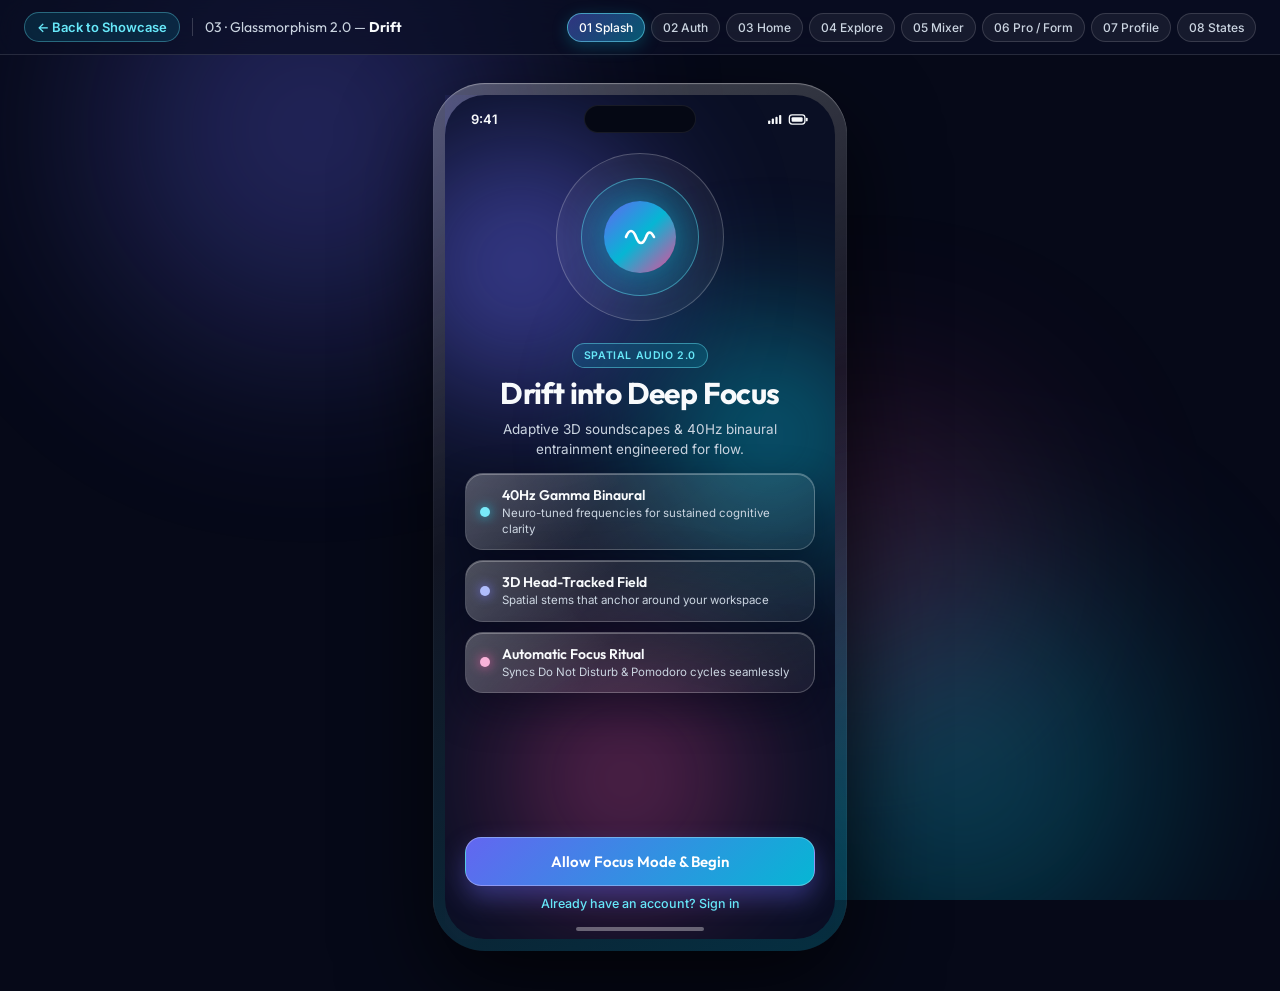
<file: apps/03-drift/index.html>
<!DOCTYPE html>
<html lang="en">
<head>
  <meta charset="UTF-8" />
  <meta name="viewport" content="width=device-width, initial-scale=1.0" />
  <title>Drift — Glassmorphism 2.0 Spatial Focus App</title>
  <link rel="preconnect" href="https://fonts.googleapis.com" />
  <link rel="preconnect" href="https://fonts.gstatic.com" crossorigin />
  <link href="https://fonts.googleapis.com/css2?family=Inter:wght@400;500;600;700&family=Outfit:wght@400;500;600;700&display=swap" rel="stylesheet" />
  <link rel="stylesheet" href="./styles.css" />
  <link rel="icon" type="image/svg+xml" href="../../assets/logo/favicon.svg?v=3" />
  <link rel="manifest" href="manifest.webmanifest" />
  <link rel="apple-touch-icon" href="apple-touch-icon.png" />
  <meta name="theme-color" content="#0A0F24" />
  <meta name="mobile-web-app-capable" content="yes" />
  <meta name="apple-mobile-web-app-capable" content="yes" />
  <meta name="apple-mobile-web-app-title" content="Drift" />
</head>
<body>
  <div class="stage-bg" aria-hidden="true">
    <div class="stage-orb stage-orb-1"></div>
    <div class="stage-orb stage-orb-2"></div>
    <div class="stage-orb stage-orb-3"></div>
  </div>

  <!-- Prototype Stage Bar -->
  <header class="stage-bar">
    <div class="stage-bar-left">
      <a class="back-link" href="../../index.html">← Back to Showcase</a>
      <span class="stage-divider"></span>
      <span class="stage-title">03 · Glassmorphism 2.0 — <strong>Drift</strong></span>
    </div>
    <nav class="screen-rail" aria-label="Screen quick jump">
      <button class="rail-btn is-active" data-goto="splash">01 Splash</button>
      <button class="rail-btn" data-goto="auth">02 Auth</button>
      <button class="rail-btn" data-goto="home">03 Home</button>
      <button class="rail-btn" data-goto="explore">04 Explore</button>
      <button class="rail-btn" data-goto="detail">05 Mixer</button>
      <button class="rail-btn" data-goto="checkout">06 Pro / Form</button>
      <button class="rail-btn" data-goto="profile">07 Profile</button>
      <button class="rail-btn" data-goto="states">08 States</button>
    </nav>
  </header>

  <!-- Centered 390x844 iPhone Device Frame -->
  <main class="stage-main">
    <div class="iphone-bezel">
      <div class="iphone-notch" aria-hidden="true"></div>
      <div class="iphone-screen" id="appRoot">
        <!-- Drifting Aurora Orbs behind frosted glass -->
        <div class="aurora-layer" aria-hidden="true">
          <span class="orb orb-indigo"></span>
          <span class="orb orb-cyan"></span>
          <span class="orb orb-pink"></span>
        </div>

        <!-- iOS Status Bar -->
        <div class="status-bar">
          <span class="status-time">9:41</span>
          <div class="status-icons">
            <svg width="15" height="11" viewBox="0 0 16 12" fill="none"><rect x="1" y="7" width="2.4" height="4" rx="1" fill="#F8FAFC"/><rect x="5" y="5" width="2.4" height="6" rx="1" fill="#F8FAFC"/><rect x="9" y="3" width="2.4" height="8" rx="1" fill="#F8FAFC"/><rect x="13" y="1" width="2.4" height="10" rx="1" fill="#F8FAFC"/></svg>
            <svg width="21" height="11" viewBox="0 0 22 12" fill="none"><rect x="1" y="1" width="17" height="10" rx="3" stroke="#F8FAFC" stroke-width="1.4"/><rect x="3.5" y="3.5" width="12" height="5" rx="1.2" fill="#F8FAFC"/><rect x="19" y="4" width="2" height="4" rx="1" fill="#F8FAFC"/></svg>
          </div>
        </div>

        <!-- Screen Viewport -->
        <div class="screens-viewport">
          <!-- 01 SPLASH / ONBOARDING -->
          <section class="screen is-active" data-screen="splash">
            <div class="splash-emblem">
              <div class="emblem-ring ring-outer"></div>
              <div class="emblem-ring ring-mid"></div>
              <div class="emblem-core">
                <svg width="36" height="36" viewBox="0 0 36 36" fill="none">
                  <path d="M4 18C7 10 11 10 14 18C17 26 21 26 24 18C26 12 29 12 32 18" stroke="#FFFFFF" stroke-width="2.6" stroke-linecap="round"/>
                </svg>
              </div>
            </div>

            <div class="center-stack">
              <span class="glass-pill cyan-pill">SPATIAL AUDIO 2.0</span>
              <h1 class="display-title">Drift into Deep Focus</h1>
              <p class="subtitle center">Adaptive 3D soundscapes &amp; 40Hz binaural entrainment engineered for flow.</p>
            </div>

            <div class="perk-list">
              <div class="glass-card perk-card">
                <span class="perk-dot dot-cyan"></span>
                <div>
                  <h3>40Hz Gamma Binaural</h3>
                  <p>Neuro-tuned frequencies for sustained cognitive clarity</p>
                </div>
              </div>
              <div class="glass-card perk-card">
                <span class="perk-dot dot-indigo"></span>
                <div>
                  <h3>3D Head-Tracked Field</h3>
                  <p>Spatial stems that anchor around your workspace</p>
                </div>
              </div>
              <div class="glass-card perk-card">
                <span class="perk-dot dot-pink"></span>
                <div>
                  <h3>Automatic Focus Ritual</h3>
                  <p>Syncs Do Not Disturb &amp; Pomodoro cycles seamlessly</p>
                </div>
              </div>
            </div>

            <div class="cta-stack">
              <button class="btn-primary" data-goto="home">Allow Focus Mode &amp; Begin</button>
              <button class="btn-link" data-goto="auth">Already have an account? Sign in</button>
            </div>
          </section>

          <!-- 02 LOGIN / SIGN-UP -->
          <section class="screen" data-screen="auth">
            <div class="top-nav">
              <button class="glass-btn-sm" data-goto="splash">← Back</button>
              <span class="wordmark">Drift</span>
              <span class="nav-spacer"></span>
            </div>

            <div class="heading-block">
              <h2 class="screen-title" id="authHeading">Welcome back</h2>
              <p class="subtitle">Sync your spatial mixes and focus streaks across devices.</p>
            </div>

            <div class="glass-card auth-card">
              <div class="segmented" role="tablist">
                <button class="seg-btn is-active" data-auth-tab="signin">Sign In</button>
                <button class="seg-btn" data-auth-tab="signup">Create Account</button>
              </div>

              <form id="authForm" class="form-stack">
                <label class="field">
                  <span>Email Address</span>
                  <input type="email" value="allan@drift.audio" required />
                </label>
                <label class="field">
                  <div class="field-row">
                    <span>Password</span>
                    <button type="button" class="inline-link" id="recoveryBtn">Forgot password?</button>
                  </div>
                  <input type="password" value="drift-spatial-40hz" required />
                </label>
                <button type="submit" class="btn-primary" id="authSubmitBtn">Sign In to Drift</button>
              </form>

              <div class="divider"><span>or continue with</span></div>

              <div class="social-row">
                <button class="glass-card social-btn" data-goto="home">Apple ID</button>
                <button class="glass-card social-btn" data-goto="home">Google</button>
              </div>
            </div>

            <p class="footnote" id="authFeedback">Protected by end-to-end encrypted focus sync.</p>
          </section>

          <!-- 03 HOME / FEED -->
          <section class="screen has-nav" data-screen="home">
            <div class="home-header">
              <div>
                <h2 class="greet-title">Good evening, Allan</h2>
                <p class="caption">Deep Work · Cycle <span id="cycleCount">2</span> of 4</p>
              </div>
              <button class="glass-pill live-pill" data-goto="detail">
                <span class="pulse-dot"></span>
                <span>40Hz LIVE</span>
              </button>
            </div>

            <div class="glass-card timer-card">
              <span class="kicker" id="activeSceneLabel">KYOTO RAIN · 40HZ GAMMA</span>
              <div class="timer-dial">
                <svg class="dial-svg" viewBox="0 0 180 180">
                  <defs>
                    <linearGradient id="dialGrad" x1="0%" y1="0%" x2="100%" y2="100%">
                      <stop offset="0%" stop-color="#6366F1" />
                      <stop offset="55%" stop-color="#06B6D4" />
                      <stop offset="100%" stop-color="#EC4899" />
                    </linearGradient>
                  </defs>
                  <circle class="dial-track" cx="90" cy="90" r="80" />
                  <circle class="dial-progress" id="timerRing" cx="90" cy="90" r="80" />
                </svg>
                <div class="dial-center">
                  <div class="timer-readout" id="timerDisplay">38:42</div>
                  <div class="timer-state" id="timerStatus">DEEP FOCUS</div>
                </div>
              </div>

              <div class="timer-controls">
                <button class="ctrl-btn" id="timerReset" title="Reset Timer">↺</button>
                <button class="ctrl-btn ctrl-play" id="timerToggle" title="Play / Pause">❚❚</button>
                <button class="ctrl-btn" data-goto="detail" title="Open Spatial Mixer">⊞</button>
              </div>
            </div>

            <div class="glass-card stems-preview">
              <div class="card-head">
                <h3>Active Spatial Stems</h3>
                <button class="inline-link" data-goto="detail">Open Mixer →</button>
              </div>
              <div class="mini-stems" id="homeMiniStems">
                <!-- Populated & synced from JS -->
              </div>
            </div>

            <div class="quick-row">
              <button class="glass-card quick-card" data-select-scene="Nordic Cabin · 14Hz Beta">
                <h4>Nordic Cabin</h4>
                <p>Fireplace · 14Hz</p>
              </button>
              <button class="glass-card quick-card" data-select-scene="Orbital Hum · Brown Noise">
                <h4>Orbital Hum</h4>
                <p>Deep Space · Brown</p>
              </button>
            </div>
          </section>

          <!-- 04 SEARCH / EXPLORE -->
          <section class="screen has-nav" data-screen="explore">
            <h2 class="screen-title">Explore Soundscapes</h2>

            <div class="glass-card search-box">
              <svg width="16" height="16" viewBox="0 0 24 24" fill="none"><circle cx="11" cy="11" r="7" stroke="#94A3B8" stroke-width="2"/><path d="M20 20L16.5 16.5" stroke="#94A3B8" stroke-width="2" stroke-linecap="round"/></svg>
              <input id="exploreSearch" type="text" placeholder="Search rain, 40Hz binaural, brown noise..." />
            </div>

            <div class="chip-row" id="filterChips">
              <button class="chip is-active" data-filter="All">All</button>
              <button class="chip" data-filter="Deep Work">Deep Work</button>
              <button class="chip" data-filter="Sleep">Sleep</button>
              <button class="chip" data-filter="Rain">Rain</button>
              <button class="chip" data-filter="Binaural">Binaural</button>
            </div>

            <button class="glass-card featured-banner" data-goto="detail">
              <span class="kicker">FEATURED SPATIAL MIX</span>
              <h3>Kyoto Rain · 40Hz Gamma</h3>
              <p>4-stem 360° field · 12.4k focusing right now</p>
            </button>

            <div class="scene-grid" id="sceneGrid">
              <!-- Populated by JS -->
            </div>
          </section>

          <!-- 05 DETAIL VIEW — SPATIAL BINAURAL MIXER -->
          <section class="screen" data-screen="detail">
            <div class="top-nav">
              <button class="glass-btn-sm" data-goto="home">← Back</button>
              <span class="nav-label">Spatial Mixer</span>
              <button class="glass-pill cyan-pill" id="headTrackBadge">3D Track ON</button>
            </div>

            <div class="glass-card spatial-hero">
              <div class="spatial-stage" id="spatialStage">
                <div class="stage-ring r1"></div>
                <div class="stage-ring r2"></div>
                <div class="stage-listener">YOU</div>
                <span class="stem-node n-rain" title="Temple Rain">Rain</span>
                <span class="stem-node n-gamma" title="40Hz Gamma">40Hz</span>
                <span class="stem-node n-wind" title="Cedar Wind">Wind</span>
                <span class="stem-node n-tape" title="Warm Tape">Tape</span>
              </div>
              <div class="spatial-meta">
                <h3 id="mixerSceneTitle">Kyoto Rain</h3>
                <p>40Hz Gamma · 360° Binaural Spatial Field</p>
              </div>
            </div>

            <div class="glass-card mixer-card">
              <div class="card-head">
                <h3>Stem Levels</h3>
                <span class="caption" id="mixTotalLabel">4 active stems</span>
              </div>
              <div class="slider-list" id="mixerSliders">
                <!-- Interactive sliders populated by JS -->
              </div>
            </div>

            <div class="action-pair">
              <button class="btn-glass" id="saveMixBtn">Save Mix</button>
              <button class="btn-primary" data-goto="checkout">Start Session →</button>
            </div>
          </section>

          <!-- 06 ACTION / CHECKOUT / FORM -->
          <section class="screen" data-screen="checkout">
            <div class="top-nav">
              <button class="glass-btn-sm" data-goto="detail">← Back</button>
              <span class="nav-label">Drift Spatial Pro</span>
              <span class="caption" id="checkoutStepBadge">Step 1 of 2</span>
            </div>

            <div class="segmented" role="tablist">
              <button class="seg-btn is-active" data-checkout-mode="pro">Spatial Pro</button>
              <button class="seg-btn" data-checkout-mode="session">Custom Session</button>
            </div>

            <!-- Pro Upgrade View -->
            <div id="proPanel" class="checkout-panel">
              <div class="glass-card pro-hero">
                <span class="glass-pill cyan-pill">7-DAY FREE TRIAL</span>
                <div class="price-row">
                  <span class="price-big" id="proPrice">$7.99</span>
                  <span class="price-unit">/ mo</span>
                </div>
                <p class="caption" id="proSub">Billed annually ($95.88) · Save 33%</p>
                <ul class="check-list">
                  <li>✓ Unlimited 3D Head-Tracked Stems</li>
                  <li>✓ Lossless 96kHz Spatial Audio Engine</li>
                  <li>✓ Offline Focus Packs &amp; DND Automation</li>
                </ul>
              </div>

              <div class="plan-row">
                <button class="glass-card plan-card is-selected" data-plan="annual">
                  <strong>Annual</strong>
                  <span>$7.99/mo</span>
                </button>
                <button class="glass-card plan-card" data-plan="monthly">
                  <strong>Monthly</strong>
                  <span>$11.99/mo</span>
                </button>
              </div>

              <div class="glass-card pay-row">
                <span>Payment Method</span>
                <strong>Apple Pay · •••• 4242</strong>
              </div>

              <button class="btn-primary" id="unlockProBtn">Unlock Spatial Pro — $7.99/mo</button>
            </div>

            <!-- Custom Session Form View -->
            <div id="sessionPanel" class="checkout-panel is-hidden">
              <div class="glass-card form-stack">
                <label class="field">
                  <span>Session Goal</span>
                  <input id="sessionGoalInput" type="text" value="Deep Architecture Spec" />
                </label>
                <label class="field">
                  <span>Duration (minutes)</span>
                  <div class="duration-pills" id="durationPills">
                    <button type="button" class="chip" data-mins="25">25m</button>
                    <button type="button" class="chip is-active" data-mins="45">45m</button>
                    <button type="button" class="chip" data-mins="60">60m</button>
                    <button type="button" class="chip" data-mins="90">90m</button>
                  </div>
                </label>
                <label class="field">
                  <span>Entrainment Frequency</span>
                  <select id="freqSelect">
                    <option value="40Hz Gamma">40Hz Gamma — Peak Focus</option>
                    <option value="14Hz Beta">14Hz Beta — Analytical Flow</option>
                    <option value="8Hz Alpha">8Hz Alpha — Calm Reading</option>
                    <option value="4Hz Theta">4Hz Theta — Deep Rest</option>
                  </select>
                </label>
              </div>
              <button class="btn-primary" id="launchSessionBtn">Launch Custom Focus Session</button>
            </div>
          </section>

          <!-- 07 PROFILE / SETTINGS -->
          <section class="screen has-nav" data-screen="profile">
            <div class="profile-head">
              <div class="avatar-ring">AI</div>
              <div>
                <h2 class="greet-title">Allan Indrajith</h2>
                <span class="glass-pill cyan-pill" id="proStatusBadge">Drift Spatial Pro</span>
              </div>
            </div>

            <div class="glass-card stats-card">
              <div class="card-head">
                <div>
                  <span class="kicker">WEEKLY CLARITY</span>
                  <div class="stat-big">19h 40m</div>
                </div>
                <span class="trend-pill">+22% wk</span>
              </div>
              <div class="bar-chart" aria-label="Weekly focus hours">
                <div class="bar-col"><span style="height: 44%"></span><small>M</small></div>
                <div class="bar-col"><span style="height: 62%"></span><small>T</small></div>
                <div class="bar-col"><span style="height: 50%"></span><small>W</small></div>
                <div class="bar-col is-hi"><span style="height: 88%"></span><small>T</small></div>
                <div class="bar-col is-hi"><span style="height: 96%"></span><small>F</small></div>
                <div class="bar-col"><span style="height: 56%"></span><small>S</small></div>
                <div class="bar-col"><span style="height: 70%"></span><small>S</small></div>
              </div>
            </div>

            <div class="glass-card settings-card">
              <div class="toggle-row">
                <div>
                  <strong>3D Spatial Head-Tracking</strong>
                  <p>Anchor audio stems to room coordinates</p>
                </div>
                <button class="switch is-on" data-toggle="spatial" aria-pressed="true"></button>
              </div>
              <div class="toggle-row">
                <div>
                  <strong>Auto Do Not Disturb Sync</strong>
                  <p>Silence notifications during focus timers</p>
                </div>
                <button class="switch is-on" data-toggle="dnd" aria-pressed="true"></button>
              </div>
              <div class="toggle-row">
                <div>
                  <strong>40Hz Binaural Auto-Fade</strong>
                  <p>Gentle 60s ramp down on cycle end</p>
                </div>
                <button class="switch" data-toggle="fade" aria-pressed="false"></button>
              </div>
            </div>

            <div class="glass-card saved-card">
              <div class="card-head">
                <h3>Saved Mixes</h3>
                <button class="inline-link" data-goto="states">System States →</button>
              </div>
              <div class="saved-list" id="savedMixList">
                <button class="saved-item" data-goto="detail">
                  <div><strong>Kyoto Rain · Deep Code</strong><p>4 stems · 45m</p></div>
                  <span>›</span>
                </button>
                <button class="saved-item" data-goto="detail">
                  <div><strong>Nordic Cabin · Writing</strong><p>3 stems · 60m</p></div>
                  <span>›</span>
                </button>
              </div>
            </div>
          </section>

          <!-- 08 EMPTY / ERROR / CONFIRMATION STATES -->
          <section class="screen" data-screen="states">
            <div class="top-nav">
              <button class="glass-btn-sm" data-goto="profile">← Back</button>
              <span class="nav-label">System States</span>
              <span class="caption">3 Kits</span>
            </div>

            <div class="chip-row" id="stateFilter">
              <button class="chip is-active" data-state-tab="all">All 3</button>
              <button class="chip" data-state-tab="empty">Empty</button>
              <button class="chip" data-state-tab="error">Error</button>
              <button class="chip" data-state-tab="confirm">Confirmed</button>
            </div>

            <div class="state-stack">
              <div class="glass-card state-card" data-state-card="empty">
                <span class="state-badge badge-indigo">EMPTY STATE</span>
                <h3>No Saved Mixes Yet</h3>
                <p>Layer ambient stems in the Spatial Mixer to craft your first personal focus ritual.</p>
                <button class="btn-glass" data-goto="detail">Open Spatial Mixer</button>
              </div>

              <div class="glass-card state-card state-error" data-state-card="error">
                <span class="state-badge badge-rose">CONNECTION ERROR</span>
                <h3>Spatial Head-Tracking Offline</h3>
                <p>AirPods motion sensors disconnected. Audio will continue seamlessly in stereo mode.</p>
                <button class="btn-glass" id="reconnectBtn">Reconnect Spatial Audio</button>
              </div>

              <div class="glass-card state-card state-confirm" data-state-card="confirm">
                <span class="state-badge badge-emerald">CONFIRMATION</span>
                <h3>Drift Spatial Pro Unlocked!</h3>
                <p>Lossless 3D stems, 40Hz binaural packs, and offline focus sessions are now active.</p>
                <button class="btn-primary" data-goto="home">Start Focus Session</button>
              </div>
            </div>
          </section>
        </div>

        <!-- Floating Glass Bottom Navigation -->
        <nav class="floating-nav is-hidden" id="bottomNav" aria-label="Primary navigation">
          <button class="nav-item is-active" data-goto="home">
            <svg width="18" height="18" viewBox="0 0 24 24" fill="none"><circle cx="12" cy="12" r="9" stroke="currentColor" stroke-width="2"/><circle cx="12" cy="12" r="3" fill="currentColor"/></svg>
            <span>Focus</span>
          </button>
          <button class="nav-item" data-goto="explore">
            <svg width="18" height="18" viewBox="0 0 24 24" fill="none"><circle cx="11" cy="11" r="7" stroke="currentColor" stroke-width="2"/><path d="M20 20L16.5 16.5" stroke="currentColor" stroke-width="2" stroke-linecap="round"/></svg>
            <span>Explore</span>
          </button>
          <button class="nav-item" data-goto="detail">
            <svg width="18" height="18" viewBox="0 0 24 24" fill="none"><path d="M4 7H20M4 17H20" stroke="currentColor" stroke-width="2" stroke-linecap="round"/><circle cx="9" cy="7" r="2.5" fill="currentColor"/><circle cx="15" cy="17" r="2.5" fill="currentColor"/></svg>
            <span>Mixer</span>
          </button>
          <button class="nav-item" data-goto="profile">
            <svg width="18" height="18" viewBox="0 0 24 24" fill="none"><circle cx="12" cy="8" r="4" stroke="currentColor" stroke-width="2"/><path d="M5 20C5 16.7 8.1 14 12 14C15.9 14 19 16.7 19 20" stroke="currentColor" stroke-width="2" stroke-linecap="round"/></svg>
            <span>Profile</span>
          </button>
        </nav>

        <!-- Toast Feedback -->
        <div class="glass-toast" id="toast" role="status" aria-live="polite"></div>

        <!-- Home indicator -->
        <div class="home-indicator" aria-hidden="true"></div>
      </div>
    </div>
  </main>

  <script src="./script.js"></script>
</body>
</html>
</file>
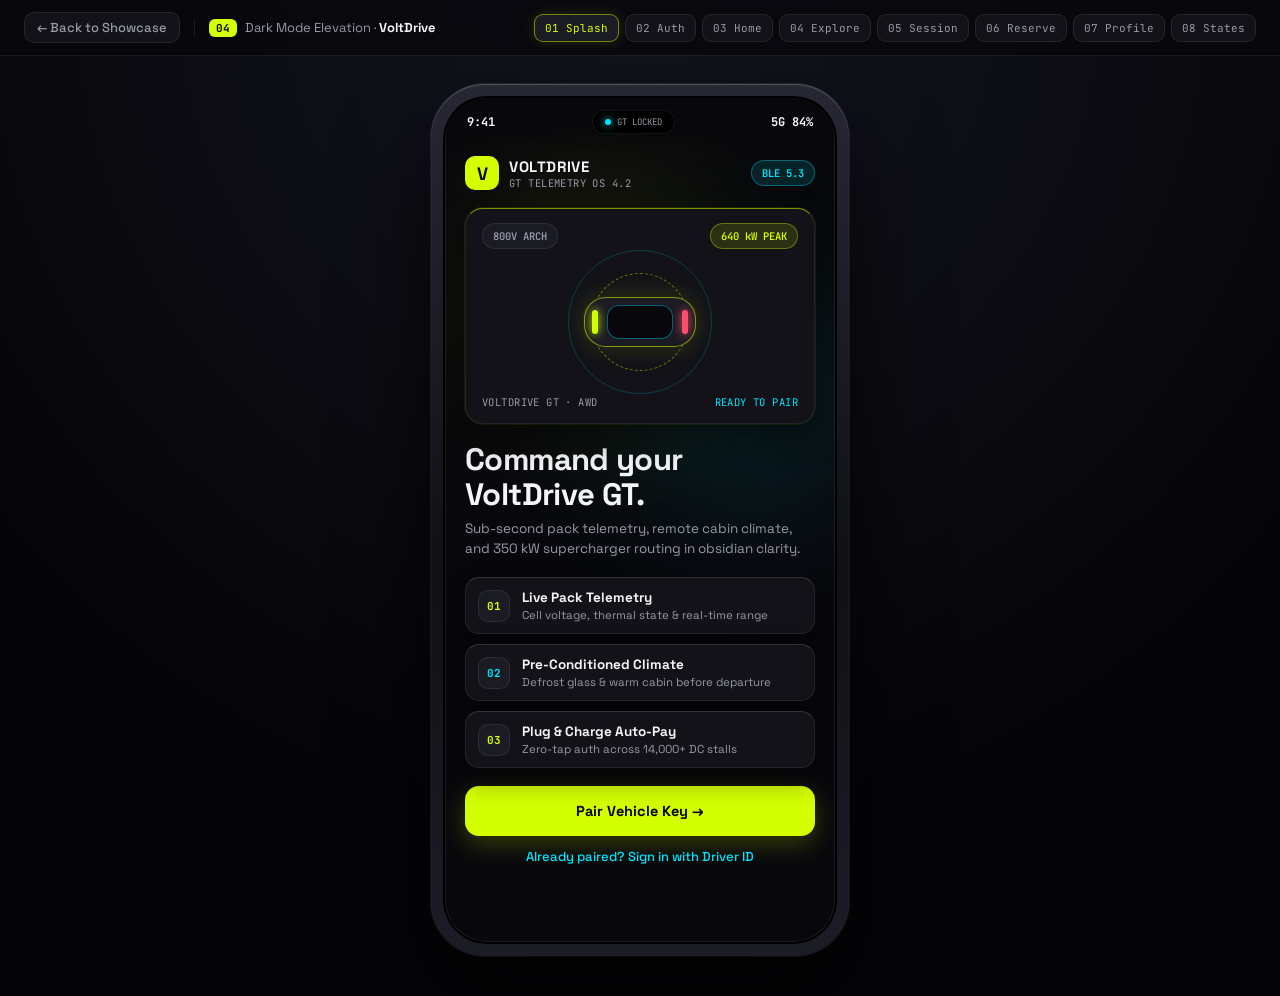
<file: apps/04-voltdrive/index.html>
<!DOCTYPE html>
<html lang="en">
<head>
  <meta charset="UTF-8" />
  <meta name="viewport" content="width=device-width, initial-scale=1.0" />
  <title>VoltDrive — Dark Mode Elevation Mobile App Prototype</title>
  <link rel="preconnect" href="https://fonts.googleapis.com" />
  <link rel="preconnect" href="https://fonts.gstatic.com" crossorigin />
  <link href="https://fonts.googleapis.com/css2?family=JetBrains+Mono:wght@400;500;700&family=Space+Grotesk:wght@400;500;700&display=swap" rel="stylesheet" />
  <link rel="stylesheet" href="styles.css" />
  <link rel="icon" type="image/svg+xml" href="../../assets/logo/favicon.svg?v=3" />
  <link rel="manifest" href="manifest.webmanifest" />
  <link rel="apple-touch-icon" href="apple-touch-icon.png" />
  <meta name="theme-color" content="#08080C" />
  <meta name="mobile-web-app-capable" content="yes" />
  <meta name="apple-mobile-web-app-capable" content="yes" />
  <meta name="apple-mobile-web-app-title" content="VoltDrive" />
</head>
<body>
  <div class="stage">
    <!-- Top Prototype Stage Bar -->
    <header class="stage-bar">
      <div class="stage-bar-left">
        <a class="back-link" href="../../index.html">← Back to Showcase</a>
        <span class="stage-divider"></span>
        <div class="stage-title">
          <span class="stage-badge">04</span>
          <span>Dark Mode Elevation · <strong>VoltDrive</strong></span>
        </div>
      </div>

      <nav class="screen-rail" aria-label="Screen quick jump">
        <button class="rail-btn is-active" data-goto="0">01 Splash</button>
        <button class="rail-btn" data-goto="1">02 Auth</button>
        <button class="rail-btn" data-goto="2">03 Home</button>
        <button class="rail-btn" data-goto="3">04 Explore</button>
        <button class="rail-btn" data-goto="4">05 Session</button>
        <button class="rail-btn" data-goto="5">06 Reserve</button>
        <button class="rail-btn" data-goto="6">07 Profile</button>
        <button class="rail-btn" data-goto="7">08 States</button>
      </nav>
    </header>

    <!-- Centered 390x844 iPhone Frame -->
    <main class="stage-center">
      <div class="device-shell">
        <div class="device-bezel">
          <div class="device-screen" id="device-screen">
            <!-- Persistent iOS Status Bar -->
            <div class="status-bar">
              <span class="mono status-time">9:41</span>
              <div class="dynamic-island">
                <span class="island-dot" id="island-dot"></span>
                <span class="mono island-label" id="island-label">GT ONLINE</span>
              </div>
              <span class="mono status-right">5G <span id="status-bat">84%</span></span>
            </div>

            <!-- Toast Notification -->
            <div class="toast" id="app-toast" role="status" aria-live="polite"></div>

            <!-- ==========================================
                 SCREEN 01: SPLASH / ONBOARDING
                 ========================================== -->
            <section class="screen is-active" data-screen="0">
              <div class="ambient-glow glow-volt" style="top: 90px; left: 40px;"></div>
              <div class="ambient-glow glow-cyan" style="top: 190px; right: -20px;"></div>

              <div class="screen-scroll">
                <div class="brand-row">
                  <div class="brand-mark">V</div>
                  <div class="brand-copy">
                    <div class="brand-name">VOLTDRIVE</div>
                    <div class="mono text-xs text-sub">GT TELEMETRY OS 4.2</div>
                  </div>
                  <span class="pill pill-cyan mono">BLE 5.3</span>
                </div>

                <div class="card hero-radar rim-volt">
                  <div class="radar-header">
                    <span class="pill pill-dark mono">800V ARCH</span>
                    <span class="pill pill-volt-soft mono">640 kW PEAK</span>
                  </div>
                  <div class="radar-visual">
                    <div class="radar-ring ring-outer"></div>
                    <div class="radar-ring ring-inner"></div>
                    <div class="ev-chassis">
                      <span class="ev-headlight"></span>
                      <span class="ev-cabin"></span>
                      <span class="ev-taillight"></span>
                    </div>
                  </div>
                  <div class="radar-footer mono text-xs">
                    <span class="text-sub">VOLTDRIVE GT · AWD</span>
                    <span class="text-cyan">READY TO PAIR</span>
                  </div>
                </div>

                <h1 class="h1-display">Command your<br/>VoltDrive GT.</h1>
                <p class="body-sub">Sub-second pack telemetry, remote cabin climate, and 350 kW supercharger routing in obsidian clarity.</p>

                <div class="perk-list">
                  <div class="card perk-item">
                    <span class="perk-num mono text-volt">01</span>
                    <div>
                      <div class="perk-title">Live Pack Telemetry</div>
                      <div class="perk-sub">Cell voltage, thermal state & real-time range</div>
                    </div>
                  </div>
                  <div class="card perk-item">
                    <span class="perk-num mono text-cyan">02</span>
                    <div>
                      <div class="perk-title">Pre-Conditioned Climate</div>
                      <div class="perk-sub">Defrost glass & warm cabin before departure</div>
                    </div>
                  </div>
                  <div class="card perk-item">
                    <span class="perk-num mono text-volt">03</span>
                    <div>
                      <div class="perk-title">Plug & Charge Auto-Pay</div>
                      <div class="perk-sub">Zero-tap auth across 14,000+ DC stalls</div>
                    </div>
                  </div>
                </div>

                <button class="btn-primary" data-goto="1">Pair Vehicle Key →</button>
                <button class="btn-ghost-link" data-goto="1">Already paired? Sign in with Driver ID</button>
              </div>
            </section>

            <!-- ==========================================
                 SCREEN 02: LOGIN / SIGN-UP
                 ========================================== -->
            <section class="screen" data-screen="1">
              <div class="ambient-glow glow-cyan" style="top: 30px; right: -40px;"></div>
              <div class="screen-scroll">
                <div class="top-row">
                  <button class="icon-btn" data-goto="0" aria-label="Back">←</button>
                  <span class="pill pill-dark mono">DRIVER ACCESS</span>
                </div>

                <h1 class="h1-title">Welcome back,<br/>Driver.</h1>
                <p class="body-sub">Authenticate to unlock live vehicle controls, digital key, and supercharger auto-pay.</p>

                <form class="card auth-card" id="auth-form">
                  <div class="seg-control">
                    <button type="button" class="seg-btn is-active" data-auth-mode="signin">Sign In</button>
                    <button type="button" class="seg-btn" data-auth-mode="signup">Create Driver ID</button>
                  </div>

                  <label class="field-group">
                    <span class="mono field-label">DRIVER ID OR EMAIL</span>
                    <div class="input-wrap is-focused">
                      <input type="email" id="auth-email" value="allan@voltdrive.io" required />
                      <span class="text-cyan">✓</span>
                    </div>
                  </label>

                  <label class="field-group">
                    <span class="mono field-label">PASSWORD</span>
                    <div class="input-wrap">
                      <input type="password" id="auth-pass" value="voltdrive-gt-800v" required />
                      <button type="button" class="mono input-action" id="toggle-pass">SHOW</button>
                    </div>
                  </label>

                  <button type="button" class="link-cyan" id="vin-recovery-btn">Forgot key or VIN recovery?</button>
                  <button type="submit" class="btn-primary" id="auth-submit-btn">Unlock Console</button>
                </form>

                <div class="divider-row">
                  <span></span>
                  <span class="mono text-xs text-muted">HARDWARE KEY</span>
                  <span></span>
                </div>

                <div class="grid-2">
                  <button class="card quick-auth-btn rim-cyan" id="passkey-btn">⚿ Passkey</button>
                  <button class="card quick-auth-btn" id="apple-btn"> Apple ID</button>
                </div>

                <div class="card security-strip mono text-xs text-muted">
                  E2E ENCRYPTED · ZERO-KNOWLEDGE VIN KEY
                </div>
              </div>
            </section>

            <!-- ==========================================
                 SCREEN 03: HOME / FEED (Vehicle Hub)
                 ========================================== -->
            <section class="screen" data-screen="2">
              <div class="ambient-glow glow-volt" style="top: 60px; right: -40px;"></div>
              <div class="screen-scroll has-nav">
                <div class="header-row">
                  <div>
                    <div class="mono text-xs text-sub">VOLTDRIVE GT · AWD</div>
                    <h1 class="h2-title">Vehicle Hub</h1>
                  </div>
                  <button class="pill pill-cyan mono" id="lock-pill">● LOCKED</button>
                </div>

                <!-- Hero Range Card -->
                <div class="card hub-hero rim-volt">
                  <div class="hub-hero-top">
                    <span class="mono text-xs text-sub">ESTIMATED RANGE</span>
                    <span class="pill pill-dark mono">PARKED · VILNIUS</span>
                  </div>
                  <div class="range-display">
                    <span class="range-num" id="home-range">448</span>
                    <span class="mono range-unit text-volt">km</span>
                  </div>

                  <div class="bat-meta mono text-xs">
                    <span class="text-sub">BATTERY STATE</span>
                    <span class="text-volt" id="home-bat-label">84% · 71.4 kWh</span>
                  </div>
                  <div class="bat-track">
                    <div class="bat-fill" id="home-bat-fill" style="width: 84%;"></div>
                    <div class="bat-target" style="left: 80%;" title="80% Target"></div>
                  </div>

                  <div class="telemetry-strip">
                    <div class="tele-cell">
                      <span class="mono tele-k">CABIN</span>
                      <span class="mono tele-v text-cyan" id="home-cabin-temp">21.5°C</span>
                    </div>
                    <div class="tele-cell">
                      <span class="mono tele-k">PACK</span>
                      <span class="mono tele-v">26.2°C</span>
                    </div>
                    <div class="tele-cell">
                      <span class="mono tele-k">DOORS</span>
                      <span class="mono tele-v text-volt" id="home-door-state">LOCKED</span>
                    </div>
                  </div>
                </div>

                <!-- Climate Temp Stepper Bar -->
                <div class="card climate-bar rim-cyan">
                  <div>
                    <div class="mono text-xs text-cyan">CABIN CLIMATE TARGET</div>
                    <div class="climate-sub" id="climate-status-text">Pre-conditioning active</div>
                  </div>
                  <div class="temp-stepper">
                    <button class="step-btn" id="temp-down" aria-label="Decrease temperature">−</button>
                    <span class="mono temp-readout" id="temp-readout">21.5°</span>
                    <button class="step-btn" id="temp-up" aria-label="Increase temperature">+</button>
                  </div>
                </div>

                <div class="section-head mono text-xs">
                  <span class="text-sub">QUICK CONTROLS</span>
                  <span class="text-muted">TAP TO TOGGLE</span>
                </div>

                <div class="controls-grid">
                  <button class="card ctrl-card is-active-cyan" id="ctrl-climate">
                    <div class="ctrl-top">
                      <span class="ctrl-icon">❄</span>
                      <span class="pill mono ctrl-badge">ON</span>
                    </div>
                    <div class="ctrl-title">Climate</div>
                    <div class="ctrl-sub" id="ctrl-climate-sub">21.5°C · Active</div>
                  </button>

                  <button class="card ctrl-card" id="ctrl-trunk">
                    <div class="ctrl-top">
                      <span class="ctrl-icon">⌸</span>
                      <span class="pill mono ctrl-badge">CLOSED</span>
                    </div>
                    <div class="ctrl-title">Frunk & Trunk</div>
                    <div class="ctrl-sub" id="ctrl-trunk-sub">All latches secure</div>
                  </button>

                  <button class="card ctrl-card is-active-volt" id="ctrl-sentry">
                    <div class="ctrl-top">
                      <span class="ctrl-icon">◎</span>
                      <span class="pill mono ctrl-badge">ARMED</span>
                    </div>
                    <div class="ctrl-title">Sentry Mode</div>
                    <div class="ctrl-sub" id="ctrl-sentry-sub">4 cameras armed</div>
                  </button>

                  <button class="card ctrl-card" id="ctrl-port">
                    <div class="ctrl-top">
                      <span class="ctrl-icon">⚡</span>
                      <span class="pill mono ctrl-badge">LOCKED</span>
                    </div>
                    <div class="ctrl-title">Charge Port</div>
                    <div class="ctrl-sub" id="ctrl-port-sub">CCS2 · Tap to open</div>
                  </button>
                </div>

                <!-- Nearest Supercharger Card -->
                <div class="card near-card rim-cyan">
                  <div>
                    <div class="mono text-xs text-cyan">NEAREST 350 kW SUPERCHARGER</div>
                    <div class="near-title">IONITY Vilnius North · Stall 04</div>
                    <div class="near-sub">1.2 km · 4/6 Available · €0.49/kWh</div>
                  </div>
                  <button class="btn-mini-volt mono" data-goto="4">GO →</button>
                </div>
              </div>
              <nav class="bottom-nav" data-nav="2"></nav>
            </section>

            <!-- ==========================================
                 SCREEN 04: SEARCH / EXPLORE (Fast Chargers)
                 ========================================== -->
            <section class="screen" data-screen="3">
              <div class="ambient-glow glow-cyan" style="top: 120px; left: 80px;"></div>
              <div class="screen-scroll has-nav">
                <div class="header-row">
                  <div>
                    <div class="mono text-xs text-sub">CHARGING NETWORK</div>
                    <h1 class="h2-title">Fast Chargers</h1>
                  </div>
                  <span class="pill pill-volt-soft mono" id="station-count-pill">4 NEARBY</span>
                </div>

                <div class="card search-bar">
                  <span class="text-cyan">⌕</span>
                  <input type="text" id="charger-search" placeholder="Search city, network, or kW..." />
                  <span class="pill pill-dark mono">MAP</span>
                </div>

                <div class="filter-row" id="charger-filters">
                  <button class="filter-pill is-active mono" data-filter="all">All</button>
                  <button class="filter-pill mono" data-filter="350">350 kW</button>
                  <button class="filter-pill mono" data-filter="available">Available</button>
                  <button class="filter-pill mono" data-filter="ionity">IONITY</button>
                  <button class="filter-pill mono" data-filter="free">Free</button>
                </div>

                <!-- Stylized Dark Radar Map -->
                <div class="card map-preview rim-cyan">
                  <div class="map-grid"></div>
                  <button class="map-pin pin-volt mono" style="top: 28px; left: 26px;" data-goto="4">⚡ 350 kW</button>
                  <button class="map-pin pin-cyan mono" style="top: 72px; left: 162px;" data-goto="5">⚡ 250 kW</button>
                  <button class="map-pin pin-dark mono" style="top: 20px; right: 20px;" data-goto="5">⚡ 150 kW</button>
                  <div class="map-caption mono text-xs text-sub">VILNIUS METRO · LIVE AVAILABILITY</div>
                </div>

                <div class="section-head mono text-xs">
                  <span class="text-sub">RECOMMENDED STATIONS</span>
                  <span class="text-muted">TAP TO RESERVE</span>
                </div>

                <div class="station-list" id="station-list"></div>
              </div>
              <nav class="bottom-nav" data-nav="3"></nav>
            </section>

            <!-- ==========================================
                 SCREEN 05: DETAIL VIEW (Live Session)
                 ========================================== -->
            <section class="screen" data-screen="4">
              <div class="ambient-glow glow-volt" style="top: 80px; left: 40px;"></div>
              <div class="screen-scroll has-nav">
                <div class="top-row">
                  <button class="icon-btn" data-goto="3" aria-label="Back">←</button>
                  <div class="top-center">
                    <div class="mono text-xs text-volt">● SUPERCHARGING LIVE</div>
                    <div class="top-title">IONITY Vilnius · Stall 04</div>
                  </div>
                  <button class="pill pill-dark mono" id="session-pause-btn">PAUSE</button>
                </div>

                <!-- Live Power Hero Card -->
                <div class="card session-hero rim-volt">
                  <div class="session-kw-row">
                    <div>
                      <div class="mono text-xs text-sub">DELIVERY RATE</div>
                      <div class="kw-display">
                        <span id="live-kw">242</span>
                        <span class="mono kw-unit text-volt">kW</span>
                      </div>
                    </div>
                    <div class="session-eta-box">
                      <div class="mono text-xs text-sub">TO 80% TARGET</div>
                      <div class="eta-val text-cyan" id="live-eta">14 min</div>
                    </div>
                  </div>

                  <!-- Live SVG Charging Curve -->
                  <div class="curve-box">
                    <svg viewBox="0 0 310 92" class="curve-svg" aria-label="Live charging curve">
                      <defs>
                        <linearGradient id="voltGrad" x1="0" y1="0" x2="0" y2="1">
                          <stop offset="0%" stop-color="#D4FF00" stop-opacity="0.32" />
                          <stop offset="100%" stop-color="#D4FF00" stop-opacity="0" />
                        </linearGradient>
                      </defs>
                      <line x1="0" y1="22" x2="310" y2="22" stroke="rgba(255,255,255,0.06)" stroke-dasharray="3 4" />
                      <line x1="0" y1="54" x2="310" y2="54" stroke="rgba(255,255,255,0.06)" stroke-dasharray="3 4" />
                      <path id="curve-area" d="M0,84 C30,40 70,16 120,18 C175,20 215,34 260,46 L310,60 L310,92 L0,92 Z" fill="url(#voltGrad)" />
                      <path id="curve-line" d="M0,84 C30,40 70,16 120,18 C175,20 215,34 260,46 L310,60" fill="none" stroke="#D4FF00" stroke-width="2.5" stroke-linecap="round" />
                      <circle id="curve-dot" cx="152" cy="21" r="5" fill="#D4FF00" />
                    </svg>
                    <div class="curve-labels mono text-xs text-muted">
                      <span>10%</span><span>40%</span><span class="text-volt">NOW</span><span>80%</span><span>100%</span>
                    </div>
                  </div>

                  <!-- Progress bar -->
                  <div class="bat-meta mono text-xs">
                    <span class="text-sub">SESSION ADDED: <strong class="text-white" id="live-kwh">+28.4 kWh</strong></span>
                    <span class="text-volt" id="live-soc">64% → 80%</span>
                  </div>
                  <div class="bat-track">
                    <div class="bat-fill" id="live-soc-bar" style="width: 64%;"></div>
                    <div class="bat-target" style="left: 80%;"></div>
                  </div>
                </div>

                <!-- 3 Telemetry Metrics -->
                <div class="metrics-3">
                  <div class="card metric-box rim-cyan">
                    <div class="mono text-xs text-sub">PACK TEMP</div>
                    <div class="mono metric-val text-cyan" id="live-temp">38.4°C</div>
                    <div class="mono text-xxs text-muted">OPTIMAL</div>
                  </div>
                  <div class="card metric-box">
                    <div class="mono text-xs text-sub">VOLTAGE</div>
                    <div class="mono metric-val">792 V</div>
                    <div class="mono text-xxs text-muted">800V BUS</div>
                  </div>
                  <div class="card metric-box">
                    <div class="mono text-xs text-sub">EST. COST</div>
                    <div class="mono metric-val text-volt" id="live-cost">€13.92</div>
                    <div class="mono text-xxs text-muted">AUTO-PAY</div>
                  </div>
                </div>

                <div class="session-actions">
                  <button class="btn-danger" id="stop-session-btn">Stop Charging Session</button>
                  <button class="btn-secondary" data-goto="5">Reserve Next Stall →</button>
                </div>
              </div>
              <nav class="bottom-nav" data-nav="4"></nav>
            </section>

            <!-- ==========================================
                 SCREEN 06: ACTION / CHECKOUT / FORM
                 ========================================== -->
            <section class="screen" data-screen="5">
              <div class="ambient-glow glow-volt" style="top: 60px; right: -40px;"></div>
              <div class="screen-scroll has-nav">
                <div class="top-row">
                  <button class="icon-btn" data-goto="3" aria-label="Back">←</button>
                  <div class="top-center">
                    <div class="mono text-xs text-sub">STALL RESERVATION</div>
                    <div class="top-title">Reserve & Auto-Pay</div>
                  </div>
                  <span class="pill pill-volt-soft mono" id="step-indicator">1 / 2</span>
                </div>

                <!-- Step Progress Bar -->
                <div class="stepper-track">
                  <div class="stepper-seg is-done" id="step-seg-1"></div>
                  <div class="stepper-seg" id="step-seg-2"></div>
                </div>

                <!-- STEP 1: Stall & kWh Target -->
                <div class="reserve-step is-active" id="reserve-step-1">
                  <div class="card stall-summary rim-volt">
                    <div class="mono text-xs text-volt">SELECTED STATION</div>
                    <div class="stall-name">IONITY Vilnius North · 350 kW</div>
                    <div class="stall-meta">Ukmergės g. 369 · €0.49/kWh · 15 min hold</div>
                  </div>

                  <div class="card form-card">
                    <div class="mono field-label">CHOOSE STALL</div>
                    <div class="stall-chips" id="stall-chips">
                      <button type="button" class="stall-chip" data-stall="01">Stall 01</button>
                      <button type="button" class="stall-chip" data-stall="02">Stall 02</button>
                      <button type="button" class="stall-chip is-selected" data-stall="04">Stall 04</button>
                      <button type="button" class="stall-chip" data-stall="06">Stall 06</button>
                    </div>

                    <div class="slider-head">
                      <span class="mono field-label">TARGET CHARGE</span>
                      <span class="mono text-volt" id="target-kwh-readout">80% · 48 kWh</span>
                    </div>
                    <input type="range" id="kwh-slider" class="volt-slider" min="50" max="100" step="5" value="80" />
                    <div class="slider-ticks mono text-xs text-muted">
                      <span>50%</span><span>70%</span><span>80% REC</span><span>90%</span><span>100%</span>
                    </div>

                    <div class="cost-breakdown mono text-xs">
                      <div class="cost-row"><span class="text-sub">Est. Energy</span><span id="est-energy">48.0 kWh</span></div>
                      <div class="cost-row"><span class="text-sub">Hold Fee</span><span class="text-cyan">€0.00 (GT Pass)</span></div>
                      <div class="cost-row total-row"><span>EST. TOTAL</span><span class="text-volt" id="est-total">€23.52</span></div>
                    </div>
                  </div>

                  <button class="btn-primary" id="to-step-2">Continue to Auto-Pay →</button>
                </div>

                <!-- STEP 2: Auto-Pay Pass -->
                <div class="reserve-step" id="reserve-step-2">
                  <div class="card form-card rim-cyan">
                    <div class="mono text-xs text-cyan">PLUG & CHARGE AUTO-PAY</div>
                    <div class="autopay-title">Zero-Tap Billing Enabled</div>
                    <p class="body-sub" style="margin-bottom: 14px;">Your VoltDrive GT authenticates automatically via CCS2 ISO 15118 when plugged in.</p>

                    <div class="pay-methods" id="pay-methods">
                      <button type="button" class="pay-option is-selected" data-pay="apple">
                        <span> Apple Pay · •••• 4821</span>
                        <span class="mono text-xs text-volt">DEFAULT</span>
                      </button>
                      <button type="button" class="pay-option" data-pay="fleet">
                        <span>◈ VoltPass Fleet · Credits</span>
                        <span class="mono text-xs text-sub">€84.00</span>
                      </button>
                    </div>

                    <label class="toggle-row" style="margin-top: 14px;">
                      <div>
                        <div class="toggle-title">Pre-condition battery on route</div>
                        <div class="toggle-sub">Heat pack to 38°C for peak 242 kW</div>
                      </div>
                      <input type="checkbox" id="precond-toggle" checked />
                      <span class="switch"></span>
                    </label>
                  </div>

                  <div class="step2-actions">
                    <button class="btn-secondary" id="back-to-step-1">← Back</button>
                    <button class="btn-primary" id="confirm-reserve-btn">Confirm Stall 04</button>
                  </div>
                </div>
              </div>
              <nav class="bottom-nav" data-nav="5"></nav>
            </section>

            <!-- ==========================================
                 SCREEN 07: PROFILE / SETTINGS
                 ========================================== -->
            <section class="screen" data-screen="6">
              <div class="ambient-glow glow-cyan" style="top: 40px; right: -40px;"></div>
              <div class="screen-scroll has-nav">
                <div class="header-row">
                  <div>
                    <div class="mono text-xs text-sub">DRIVER PROFILE</div>
                    <h1 class="h2-title">Settings</h1>
                  </div>
                  <span class="pill pill-volt-soft mono">GT PRO</span>
                </div>

                <!-- Driver Identity Card -->
                <div class="card profile-card rim-volt">
                  <div class="avatar">AI</div>
                  <div class="profile-info">
                    <div class="profile-name">Allan Indrajith</div>
                    <div class="mono text-xs text-sub">VIN · VDGT800V94821</div>
                  </div>
                  <span class="pill pill-cyan mono">KEY OK</span>
                </div>

                <!-- Efficiency Metric Card -->
                <div class="card eff-card">
                  <div>
                    <div class="mono text-xs text-sub">TRIP EFFICIENCY (30D)</div>
                    <div class="eff-val">15.4 <span class="mono text-xs text-volt">kWh/100km</span></div>
                  </div>
                  <div class="eff-badge mono text-xs text-cyan">TOP 8%</div>
                </div>

                <!-- Vehicle Preferences -->
                <div class="section-head mono text-xs">
                  <span class="text-sub">VEHICLE & CHARGING</span>
                </div>

                <div class="card settings-group">
                  <div class="setting-slider-row">
                    <div class="slider-head" style="margin-top: 0;">
                      <span class="toggle-title">Daily Charge Limit</span>
                      <span class="mono text-volt" id="profile-limit-val">80%</span>
                    </div>
                    <input type="range" id="profile-limit-slider" class="volt-slider" min="50" max="100" step="5" value="80" />
                  </div>

                  <label class="toggle-row">
                    <div>
                      <div class="toggle-title">Sentry High Sensitivity</div>
                      <div class="toggle-sub">Record proximity motion within 1.5m</div>
                    </div>
                    <input type="checkbox" class="pref-toggle" data-pref="Sentry High Sensitivity" checked />
                    <span class="switch"></span>
                  </label>

                  <label class="toggle-row">
                    <div>
                      <div class="toggle-title">Auto-Unlock on Approach</div>
                      <div class="toggle-sub">UWB + BLE 5.3 passive entry</div>
                    </div>
                    <input type="checkbox" class="pref-toggle" data-pref="Auto-Unlock" checked />
                    <span class="switch"></span>
                  </label>

                  <label class="toggle-row">
                    <div>
                      <div class="toggle-title">Scheduled Off-Peak Charge</div>
                      <div class="toggle-sub">Start automatically at 23:00</div>
                    </div>
                    <input type="checkbox" class="pref-toggle" data-pref="Off-Peak Charging" />
                    <span class="switch"></span>
                  </label>
                </div>

                <!-- Saved Stations -->
                <div class="section-head mono text-xs">
                  <span class="text-sub">SAVED STATIONS</span>
                  <button class="mono link-mini" data-goto="7">VIEW STATES →</button>
                </div>
                <div class="card saved-row">
                  <div>
                    <div class="toggle-title">IONITY Vilnius North</div>
                    <div class="toggle-sub">350 kW · Preferred Auto-Pay</div>
                  </div>
                  <span class="mono text-xs text-volt">★</span>
                </div>
              </div>
              <nav class="bottom-nav" data-nav="6"></nav>
            </section>

            <!-- ==========================================
                 SCREEN 08: EMPTY / ERROR / CONFIRMATION STATES
                 ========================================== -->
            <section class="screen" data-screen="7">
              <div class="ambient-glow glow-volt" style="top: 120px; left: 60px;"></div>
              <div class="screen-scroll has-nav">
                <div class="header-row">
                  <div>
                    <div class="mono text-xs text-sub">SYSTEM FEEDBACK</div>
                    <h1 class="h2-title">App States</h1>
                  </div>
                  <span class="pill pill-dark mono">3 STATES</span>
                </div>

                <!-- Interactive State Switcher -->
                <div class="seg-control state-switcher" id="state-switcher">
                  <button class="seg-btn is-active" data-state-tab="all">All 3</button>
                  <button class="seg-btn" data-state-tab="empty">Empty</button>
                  <button class="seg-btn" data-state-tab="error">Error</button>
                  <button class="seg-btn" data-state-tab="confirm">Confirm</button>
                </div>

                <div class="state-stack" id="state-stack">
                  <!-- State 1: Empty -->
                  <article class="card state-card" data-state="empty">
                    <div class="state-top">
                      <span class="state-icon icon-cyan">🗺</span>
                      <span class="pill pill-cyan mono">EMPTY STATE</span>
                    </div>
                    <h2 class="state-title">No Saved Routes Yet</h2>
                    <p class="state-desc">Plan a multi-stop EV trip with automatic 350 kW supercharger pre-conditioning along your route.</p>
                    <button class="btn-secondary" data-goto="3">Explore Fast Chargers →</button>
                  </article>

                  <!-- State 2: Error -->
                  <article class="card state-card rim-red" data-state="error">
                    <div class="state-top">
                      <span class="state-icon icon-red">⚠</span>
                      <span class="pill pill-red mono">CONNECTION ERROR</span>
                    </div>
                    <h2 class="state-title">Vehicle Asleep · Weak LTE</h2>
                    <p class="state-desc">Last telemetry ping 14 min ago (underground garage). Send an SMS wake packet or connect via BLE.</p>
                    <button class="btn-danger" id="wake-vehicle-btn">Send Wake Pulse</button>
                  </article>

                  <!-- State 3: Confirmation -->
                  <article class="card state-card rim-volt" data-state="confirm">
                    <div class="state-top">
                      <span class="state-icon icon-volt">✓</span>
                      <span class="pill pill-volt-soft mono">CONFIRMED</span>
                    </div>
                    <h2 class="state-title" id="confirm-state-title">Stall 04 Reserved!</h2>
                    <p class="state-desc" id="confirm-state-desc">IONITY Vilnius North · 350 kW bay held for 15:00 min. Battery pre-conditioning has started automatically.</p>
                    <button class="btn-primary" data-goto="4">Open Live Session →</button>
                  </article>
                </div>
              </div>
              <nav class="bottom-nav" data-nav="7"></nav>
            </section>
          </div>
        </div>
      </div>
    </main>
  </div>

  <script src="script.js"></script>
</body>
</html>
</file>
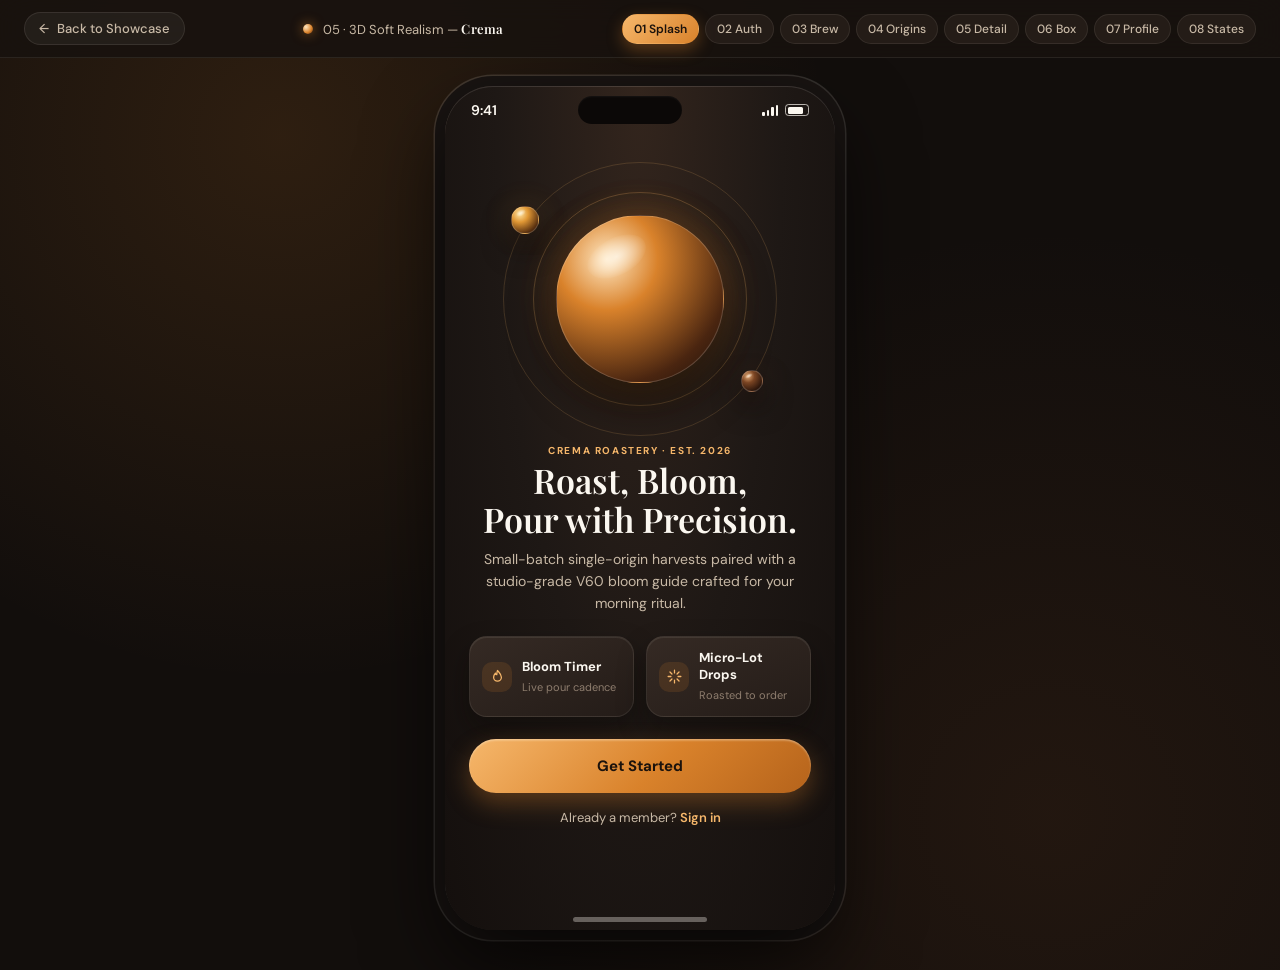
<file: apps/05-crema/index.html>
<!DOCTYPE html>
<html lang="en">
<head>
  <meta charset="UTF-8" />
  <meta name="viewport" content="width=device-width, initial-scale=1.0" />
  <title>Crema — 3D Soft Realism Mobile App Prototype</title>
  <link rel="preconnect" href="https://fonts.googleapis.com" />
  <link rel="preconnect" href="https://fonts.gstatic.com" crossorigin />
  <link href="https://fonts.googleapis.com/css2?family=DM+Sans:ital,opsz,wght@0,9..40,400;0,9..40,500;0,9..40,600;0,9..40,700;1,9..40,400&family=Playfair+Display:ital,wght@0,500;0,600;0,700;1,500&display=swap" rel="stylesheet" />
  <link rel="stylesheet" href="./styles.css" />
  <link rel="icon" type="image/svg+xml" href="../../assets/logo/favicon.svg?v=3" />
  <link rel="manifest" href="manifest.webmanifest" />
  <link rel="apple-touch-icon" href="apple-touch-icon.png" />
  <meta name="theme-color" content="#1E1815" />
  <meta name="mobile-web-app-capable" content="yes" />
  <meta name="apple-mobile-web-app-capable" content="yes" />
  <meta name="apple-mobile-web-app-title" content="Crema" />
</head>
<body>
  <header class="stage-bar">
    <a class="stage-back" href="../../index.html">
      <span aria-hidden="true">←</span> Back to Showcase
    </a>
    <div class="stage-brand">
      <span class="stage-dot" aria-hidden="true"></span>
      <span class="stage-title">05 · 3D Soft Realism — <strong>Crema</strong></span>
    </div>
    <nav class="screen-rail" aria-label="Jump to screen">
      <button class="rail-btn is-active" data-goto="splash">01 Splash</button>
      <button class="rail-btn" data-goto="auth">02 Auth</button>
      <button class="rail-btn" data-goto="home">03 Brew</button>
      <button class="rail-btn" data-goto="explore">04 Origins</button>
      <button class="rail-btn" data-goto="detail">05 Detail</button>
      <button class="rail-btn" data-goto="checkout">06 Box</button>
      <button class="rail-btn" data-goto="profile">07 Profile</button>
      <button class="rail-btn" data-goto="states">08 States</button>
    </nav>
  </header>

  <main class="stage-canvas">
    <div class="device-shell" role="region" aria-label="Crema iOS Mobile Prototype">
      <div class="status-bar" aria-hidden="true">
        <span class="status-time">9:41</span>
        <div class="dynamic-island"></div>
        <div class="status-right">
          <span class="signal-bars"><i></i><i></i><i></i><i></i></span>
          <span class="battery"><i></i></span>
        </div>
      </div>

      <div class="viewport">
        <!-- 01 SPLASH / ONBOARDING -->
        <section class="screen is-active" data-screen="splash" aria-label="Splash Onboarding">
          <div class="splash-hero">
            <div class="orbital-ring ring-outer"></div>
            <div class="orbital-ring ring-inner"></div>
            <div class="coffee-orb orb-lg orb-amber is-breathing" aria-hidden="true"></div>
            <div class="coffee-orb orb-xs orb-citrus sat-1" aria-hidden="true"></div>
            <div class="coffee-orb orb-xxs orb-espresso sat-2" aria-hidden="true"></div>
          </div>

          <div class="splash-copy">
            <p class="eyebrow">CREMA ROASTERY · EST. 2026</p>
            <h1 class="serif-title hero-title">Roast, Bloom,<br />Pour with Precision.</h1>
            <p class="body-muted">Small-batch single-origin harvests paired with a studio-grade V60 bloom guide crafted for your morning ritual.</p>
          </div>

          <div class="feature-grid">
            <div class="tactile-card feature-pill">
              <span class="icon-badge">
                <svg viewBox="0 0 24 24"><path d="M12 3.5c2.2 3 5.5 5.4 5.5 9.5a5.5 5.5 0 1 1-11 0c0-2.5 1.4-4.5 2.5-5.8.2 1.5 1.2 2.3 2 2.3 0-2.4.4-4.3 1-6Z"/></svg>
              </span>
              <div>
                <strong>Bloom Timer</strong>
                <span>Live pour cadence</span>
              </div>
            </div>
            <div class="tactile-card feature-pill">
              <span class="icon-badge">
                <svg viewBox="0 0 24 24"><path d="M12 3v4M12 17v4M3 12h4M17 12h4M5.6 5.6l2.8 2.8M15.6 15.6l2.8 2.8M18.4 5.6l-2.8 2.8M8.4 15.6l-2.8 2.8"/></svg>
              </span>
              <div>
                <strong>Micro-Lot Drops</strong>
                <span>Roasted to order</span>
              </div>
            </div>
          </div>

          <div class="splash-actions">
            <button class="btn-primary" data-goto="home">Get Started</button>
            <button class="link-subtle" data-goto="auth">Already a member? <span>Sign in</span></button>
          </div>
        </section>

        <!-- 02 LOGIN / SIGN-UP -->
        <section class="screen" data-screen="auth" aria-label="Login and Sign Up">
          <div class="auth-header">
            <div class="coffee-orb orb-sm orb-amber is-breathing" aria-hidden="true"></div>
            <p class="eyebrow">CREMA</p>
            <h1 class="serif-title auth-title" id="authHeading">Welcome back,<br />Brewer.</h1>
          </div>

          <form class="tactile-card auth-card" id="authForm">
            <label class="field">
              <span>EMAIL ADDRESS</span>
              <input type="email" id="authEmail" value="allan@crema.coffee" required />
            </label>
            <label class="field">
              <span>PASSWORD</span>
              <input type="password" id="authPassword" value="crema2026roast" required />
            </label>
            <div class="auth-row">
              <button type="button" class="link-amber" id="resetPassBtn">Forgot password?</button>
            </div>
            <button type="submit" class="btn-primary" id="authSubmitBtn">Sign In</button>
            <p class="auth-note" id="authFeedback">Syncs recipes, scale tare &amp; roaster box</p>
          </form>

          <div class="divider"><span>or continue with</span></div>

          <div class="social-row">
            <button class="btn-secondary" type="button" data-goto="home">Apple</button>
            <button class="btn-secondary" type="button" data-goto="home">Google</button>
          </div>

          <button class="link-subtle auth-switch" id="authModeToggle" type="button">
            New to Crema? <span>Create account</span>
          </button>
        </section>

        <!-- 03 HOME / FEED — V60 POUR-OVER BREW HUB -->
        <section class="screen has-dock" data-screen="home" aria-label="V60 Pour-Over Brew Hub">
          <div class="screen-top">
            <div>
              <p class="eyebrow">MORNING POUR · V60 02</p>
              <h1 class="serif-title screen-title" id="brewBeanTitle">Ethiopia Guji</h1>
            </div>
            <div class="ratio-pill" id="brewRatioPill">15g : 250g</div>
          </div>

          <div class="tactile-card dial-card">
            <div class="dial-stage">
              <svg class="dial-svg" viewBox="0 0 220 220" aria-hidden="true">
                <circle class="dial-track" cx="110" cy="110" r="98" />
                <circle class="dial-progress" id="dialProgress" cx="110" cy="110" r="98" />
              </svg>
              <div class="coffee-orb orb-dial orb-amber is-breathing" id="brewOrb">
                <div class="dial-readout">
                  <span class="dial-time" id="timerDisplay">01:42</span>
                  <span class="dial-phase" id="timerPhase">SPIRAL POUR · 180g</span>
                </div>
              </div>
            </div>
            <div class="dial-controls">
              <button class="btn-primary btn-sm" id="timerToggleBtn" type="button">Resume Brew</button>
              <button class="btn-secondary btn-sm" id="timerResetBtn" type="button">Reset</button>
            </div>
          </div>

          <div class="section-row">
            <span class="micro-label">POUR CADENCE</span>
            <span class="micro-meta">93°C · Medium-Fine</span>
          </div>

          <div class="step-list" id="pourStepList">
            <button class="tactile-card step-item is-done" data-step="0" type="button">
              <span class="step-badge">✓</span>
              <span class="step-info">
                <strong>Bloom Saturation</strong>
                <small>0:00 – 0:45 · Gentle swirl</small>
              </span>
              <span class="step-weight" data-grams="45">45g</span>
            </button>
            <button class="tactile-card step-item is-active" data-step="1" type="button">
              <span class="step-badge">02</span>
              <span class="step-info">
                <strong>Center Spiral Pour</strong>
                <small>0:45 – 1:45 · Steady laminar</small>
              </span>
              <span class="step-weight" data-grams="180">180g</span>
            </button>
            <button class="tactile-card step-item" data-step="2" type="button">
              <span class="step-badge">03</span>
              <span class="step-info">
                <strong>Final Drawdown</strong>
                <small>1:45 – 2:45 · Target bed flat</small>
              </span>
              <span class="step-weight" data-grams="250">250g</span>
            </button>
          </div>
        </section>

        <!-- 04 SEARCH / EXPLORE -->
        <section class="screen has-dock" data-screen="explore" aria-label="Explore Single-Origin Beans">
          <div class="screen-top">
            <div>
              <p class="eyebrow">HARVEST CATALOG</p>
              <h1 class="serif-title screen-title">Single-Origin Beans</h1>
            </div>
          </div>

          <label class="search-box">
            <svg viewBox="0 0 24 24" aria-hidden="true"><circle cx="11" cy="11" r="6.5"/><path d="m16 16 4 4"/></svg>
            <input type="search" id="beanSearchInput" placeholder="Search origin, floral notes, process..." />
          </label>

          <div class="chip-row" id="filterChips" role="tablist" aria-label="Filter beans">
            <button class="chip is-active" data-filter="All" type="button">All</button>
            <button class="chip" data-filter="Washed" type="button">Washed</button>
            <button class="chip" data-filter="Natural" type="button">Natural</button>
            <button class="chip" data-filter="Floral" type="button">Floral</button>
            <button class="chip" data-filter="Espresso" type="button">Espresso</button>
          </div>

          <div class="bean-list" id="beanList"></div>
        </section>

        <!-- 05 DETAIL VIEW -->
        <section class="screen" data-screen="detail" aria-label="Origin Detail View">
          <div class="detail-nav">
            <button class="icon-btn" data-goto="explore" aria-label="Back to Explore" type="button">
              <svg viewBox="0 0 24 24"><path d="M15 6 9 12l6 6"/></svg>
            </button>
            <span class="micro-label">ORIGIN DETAIL</span>
            <button class="icon-btn" id="favToggleBtn" aria-label="Favorite Origin" type="button">
              <svg viewBox="0 0 24 24"><path d="M12 19.5s-7-4.4-7-9.5a4 4 0 0 1 7-2.6A4 4 0 0 1 19 10c0 5.1-7 9.5-7 9.5Z"/></svg>
            </button>
          </div>

          <div class="tactile-card detail-hero">
            <div class="coffee-orb orb-md orb-amber is-breathing" id="detailOrb" aria-hidden="true"></div>
            <div class="coffee-orb orb-xxs orb-espresso det-sat-1" aria-hidden="true"></div>
            <div class="coffee-orb orb-xxs orb-citrus det-sat-2" aria-hidden="true"></div>
            <span class="score-pill" id="detailScore">CUP SCORE 91.5</span>
          </div>

          <div class="detail-body">
            <p class="eyebrow" id="detailRegion">ETHIOPIA · GUJI ZONE</p>
            <h1 class="serif-title detail-title" id="detailTitle">Guji Uraga Washed</h1>

            <div class="meta-grid">
              <div class="tactile-card meta-tile">
                <span>ELEVATION</span>
                <strong id="detailElevation">2,150 MASL</strong>
              </div>
              <div class="tactile-card meta-tile">
                <span>ROAST DATE</span>
                <strong id="detailRoast">Oct 24</strong>
              </div>
              <div class="tactile-card meta-tile">
                <span>PROCESS</span>
                <strong id="detailProcess">Washed</strong>
              </div>
            </div>

            <span class="micro-label">TASTING NOTES</span>
            <div class="notes-row" id="detailNotes"></div>

            <p class="detail-story" id="detailStory"></p>
          </div>

          <div class="tactile-card detail-cta-bar">
            <div>
              <strong class="serif-price" id="detailPrice">$22.00</strong>
              <span class="micro-meta">250g · Fresh Roast</span>
            </div>
            <button class="btn-primary btn-cta-inline" id="addToBoxBtn" type="button">Add to Box</button>
          </div>
        </section>

        <!-- 06 ACTION / CHECKOUT / FORM -->
        <section class="screen" data-screen="checkout" aria-label="Roaster Box Checkout">
          <div class="detail-nav">
            <button class="icon-btn" data-goto="detail" aria-label="Back to Detail" type="button">
              <svg viewBox="0 0 24 24"><path d="M15 6 9 12l6 6"/></svg>
            </button>
            <h1 class="serif-title nav-serif">Roaster Box</h1>
            <span class="nav-spacer"></span>
          </div>

          <div class="checkout-steps" id="checkoutStepPills">
            <button class="step-pill is-active" data-cstep="1" type="button">1. Grind</button>
            <button class="step-pill" data-cstep="2" type="button">2. Cadence</button>
            <button class="step-pill" data-cstep="3" type="button">3. Ship</button>
          </div>

          <div class="tactile-card bag-summary">
            <div class="coffee-orb orb-mini orb-amber" id="checkoutOrb" aria-hidden="true"></div>
            <div class="bag-info">
              <strong id="checkoutBeanName">Ethiopia Guji · 250g</strong>
              <span id="checkoutBeanMeta">Washed · Roasted Oct 24</span>
            </div>
            <span class="bag-price" id="checkoutBasePrice">$22.00</span>
          </div>

          <div class="checkout-section">
            <span class="micro-label">GRIND SELECTION</span>
            <div class="option-grid-2" id="grindOptions">
              <button class="tactile-card opt-card is-selected" data-grind="Whole Bean" type="button">
                <strong>Whole Bean</strong><span>Peak aroma</span>
              </button>
              <button class="tactile-card opt-card" data-grind="V60 / Filter" type="button">
                <strong>V60 / Filter</strong><span>Medium-fine</span>
              </button>
              <button class="tactile-card opt-card" data-grind="Espresso" type="button">
                <strong>Espresso</strong><span>Fine dial-in</span>
              </button>
              <button class="tactile-card opt-card" data-grind="Aeropress" type="button">
                <strong>Aeropress</strong><span>Medium-coarse</span>
              </button>
            </div>
          </div>

          <div class="checkout-section">
            <span class="micro-label">ROASTER CADENCE</span>
            <div class="option-grid-3" id="cadenceOptions">
              <button class="tactile-card opt-card is-selected" data-cadence="Every 2 Weeks" data-discount="0.12" type="button">
                <strong>Every 2 Wks</strong><span>Save 12%</span>
              </button>
              <button class="tactile-card opt-card" data-cadence="Monthly" data-discount="0.08" type="button">
                <strong>Monthly</strong><span>Save 8%</span>
              </button>
              <button class="tactile-card opt-card" data-cadence="One-Time" data-discount="0" type="button">
                <strong>One-Time</strong><span>Standard</span>
              </button>
            </div>
          </div>

          <div class="tactile-card shipping-card">
            <span class="micro-label">SHIPPING TO</span>
            <strong>742 Valencia St, San Francisco</strong>
            <span class="sage-text">Free Carbon-Neutral Roast Express · Arrives Thu</span>
          </div>

          <div class="checkout-footer">
            <div class="total-row">
              <span id="checkoutSavingsLabel">Total (12% Member Savings)</span>
              <strong class="serif-price" id="checkoutTotalPrice">$19.36</strong>
            </div>
            <button class="btn-primary" id="confirmOrderBtn" type="button">Confirm Roaster Box</button>
          </div>
        </section>

        <!-- 07 PROFILE / SETTINGS -->
        <section class="screen has-dock" data-screen="profile" aria-label="Profile and Settings">
          <div class="profile-head">
            <div class="coffee-orb orb-sm orb-espresso" aria-hidden="true"></div>
            <div>
              <h1 class="serif-title profile-name">Allan Indrajith</h1>
              <p class="profile-sub">Harvest Member · Roaster Box Active</p>
            </div>
          </div>

          <div class="tactile-card credit-card">
            <span class="eyebrow">MEMBER ROASTER CREDIT</span>
            <strong class="serif-credit">$18.50</strong>
            <p>Next micro-lot ships Nov 8 · Auto-applied</p>
          </div>

          <span class="micro-label">BREWER PREFERENCES</span>
          <div class="tactile-card prefs-card">
            <div class="pref-row">
              <div>
                <strong>Grind Preference</strong>
                <span class="amber-text" id="profileGrindLabel">V60 Medium-Fine</span>
              </div>
              <button class="chip chip-sm" id="cycleGrindBtn" type="button">Change</button>
            </div>
            <div class="pref-row">
              <div>
                <strong>Brew Scale Unit</strong>
                <span>Metric precision for pour-over</span>
              </div>
              <div class="seg-control" role="group" aria-label="Brew unit">
                <button class="seg-btn is-active" data-unit="g" type="button">g</button>
                <button class="seg-btn" data-unit="oz" type="button">oz</button>
              </div>
            </div>
            <div class="pref-row">
              <div>
                <strong>Bloom Step Chime</strong>
                <span>Soft studio tone at each pour</span>
              </div>
              <button class="toggle-switch is-on" id="chimeToggle" role="switch" aria-checked="true" type="button">
                <span></span>
              </button>
            </div>
          </div>

          <span class="micro-label">SAVED RECIPES</span>
          <div class="recipe-list">
            <button class="tactile-card recipe-card" data-load-recipe="guji" type="button">
              <div class="coffee-orb orb-mini orb-amber" aria-hidden="true"></div>
              <div>
                <strong>Guji 1:16 Floral V60</strong>
                <span>15g · 250g · 93°C · 2:45 total</span>
              </div>
            </button>
            <button class="tactile-card recipe-card" data-load-recipe="huila" type="button">
              <div class="coffee-orb orb-mini orb-berry" aria-hidden="true"></div>
              <div>
                <strong>Huila Iced Flash Brew</strong>
                <span>20g · 180g hot + 120g ice · 2:20</span>
              </div>
            </button>
          </div>
        </section>

        <!-- 08 EMPTY / ERROR / CONFIRMATION STATES -->
        <section class="screen" data-screen="states" aria-label="Empty Error and Confirmation States">
          <div class="screen-top">
            <div>
              <p class="eyebrow">EDITORIAL FEEDBACK</p>
              <h1 class="serif-title screen-title">System States</h1>
            </div>
            <button class="icon-btn" data-goto="home" aria-label="Back to Home" type="button">
              <svg viewBox="0 0 24 24"><path d="M15 6 9 12l6 6"/></svg>
            </button>
          </div>

          <div class="chip-row state-tabs" id="stateFilterTabs">
            <button class="chip is-active" data-state-view="all" type="button">All States</button>
            <button class="chip" data-state-view="empty" type="button">Empty</button>
            <button class="chip" data-state-view="error" type="button">Error</button>
            <button class="chip" data-state-view="confirm" type="button">Confirmed</button>
          </div>

          <div class="states-stack" id="statesStack">
            <article class="tactile-card state-card" data-state-card="empty">
              <div class="state-head">
                <div class="coffee-orb orb-state orb-muted" aria-hidden="true"></div>
                <div>
                  <span class="state-tag tag-muted">EMPTY STATE</span>
                  <h2 class="serif-title state-title">No Beans in Grinder</h2>
                </div>
              </div>
              <p>Your hopper is resting. Explore fresh single-origin micro-lots roasted this week.</p>
              <button class="btn-secondary btn-sm" data-goto="explore" type="button">Browse Origins</button>
            </article>

            <article class="tactile-card state-card state-error" data-state-card="error">
              <div class="state-head">
                <div class="coffee-orb orb-state orb-error" aria-hidden="true"></div>
                <div>
                  <span class="state-tag tag-error">CONNECTION ERROR</span>
                  <h2 class="serif-title state-title">Scale Disconnected</h2>
                </div>
              </div>
              <p id="scaleErrorCopy">Lost Bluetooth link to Acaia Pearl. Reconnect to resume live pour weight &amp; auto-tare.</p>
              <button class="btn-secondary btn-sm" id="reconnectScaleBtn" type="button">Reconnect Scale</button>
            </article>

            <article class="tactile-card state-card state-confirm" data-state-card="confirm">
              <div class="state-head">
                <div class="coffee-orb orb-state orb-sage" aria-hidden="true"></div>
                <div>
                  <span class="state-tag tag-sage">ORDER CONFIRMED</span>
                  <h2 class="serif-title state-title">Harvest Box Ordered!</h2>
                </div>
              </div>
              <p id="confirmOrderCopy">Ethiopia Guji (Whole Bean · Every 2 Weeks) ships tomorrow from our SF roastery. Tracking sent to allan@crema.coffee.</p>
              <button class="btn-primary btn-sm" data-goto="home" type="button">Return to Brew Hub</button>
            </article>
          </div>
        </section>

        <!-- FLOATING BOTTOM DOCK -->
        <nav class="bottom-dock" id="bottomDock" aria-label="Main navigation">
          <button class="dock-btn is-active" data-dock="home" data-goto="home" type="button">
            <svg viewBox="0 0 24 24"><path d="M3 10.5L12 3l9 7.5V20a1.5 1.5 0 0 1-1.5 1.5H4.5A1.5 1.5 0 0 1 3 20v-9.5Z"/><path d="M9.5 21.5v-6h5v6"/></svg>
            <span>Brew</span>
          </button>
          <button class="dock-btn" data-dock="explore" data-goto="explore" type="button">
            <svg viewBox="0 0 24 24"><circle cx="12" cy="12" r="9"/><path d="m15.5 8.5-2.2 5.3-5.3 2.2 2.2-5.3 5.3-2.2Z"/></svg>
            <span>Origins</span>
          </button>
          <button class="dock-btn" data-dock="checkout" data-goto="checkout" type="button">
            <svg viewBox="0 0 24 24"><path d="M4 8.5 12 4l8 4.5v7L12 20l-8-4.5v-7Z"/><path d="M4 8.5 12 13l8-4.5M12 13v7"/></svg>
            <span>Box</span>
          </button>
          <button class="dock-btn" data-dock="profile" data-goto="profile" type="button">
            <svg viewBox="0 0 24 24"><circle cx="12" cy="8.5" r="3.5"/><path d="M5 19.5c1.2-3 4-4.5 7-4.5s5.8 1.5 7 4.5"/></svg>
            <span>Profile</span>
          </button>
        </nav>
      </div>

      <div class="home-indicator" aria-hidden="true"></div>
    </div>
  </main>

  <script src="./script.js"></script>
</body>
</html>
</file>
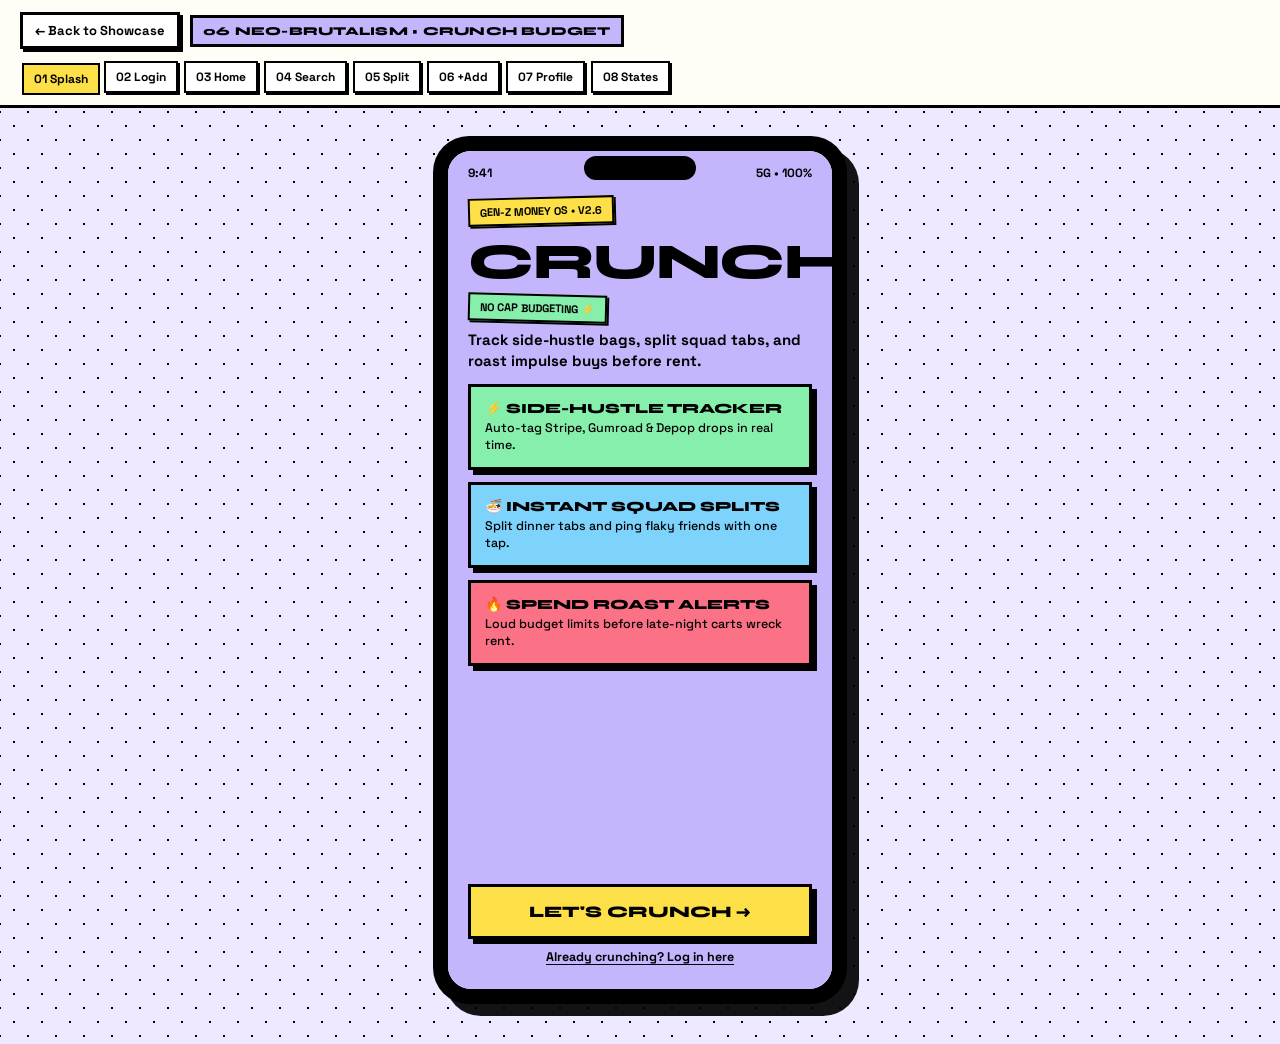
<file: apps/06-crunch-budget/index.html>
<!DOCTYPE html>
<html lang="en">
<head>
  <meta charset="UTF-8" />
  <meta name="viewport" content="width=device-width, initial-scale=1.0" />
  <title>06 Neo-Brutalism — Crunch Budget | Interactive 8-Screen Mobile App</title>
  <link rel="preconnect" href="https://fonts.googleapis.com" />
  <link rel="preconnect" href="https://fonts.gstatic.com" crossorigin />
  <link href="https://fonts.googleapis.com/css2?family=Space+Grotesk:wght@500;700&family=Syne:wght@700;800&display=swap" rel="stylesheet" />
  <link rel="stylesheet" href="./styles.css" />
  <link rel="icon" type="image/svg+xml" href="../../assets/logo/favicon.svg?v=3" />
  <link rel="manifest" href="manifest.webmanifest" />
  <link rel="apple-touch-icon" href="apple-touch-icon.png" />
  <meta name="theme-color" content="#FDE047" />
  <meta name="mobile-web-app-capable" content="yes" />
  <meta name="apple-mobile-web-app-capable" content="yes" />
  <meta name="apple-mobile-web-app-title" content="Crunch" />
</head>
<body>
  <!-- Prototype Stage Bar -->
  <header class="stage-bar">
    <div class="stage-left">
      <a class="stage-back" href="../../index.html">← Back to Showcase</a>
      <span class="stage-badge">06 NEO-BRUTALISM • CRUNCH BUDGET</span>
    </div>
    <nav class="screen-rail" aria-label="8-Screen Quick-Jump Rail">
      <button class="rail-btn is-active" data-goto="01">01 Splash</button>
      <button class="rail-btn" data-goto="02">02 Login</button>
      <button class="rail-btn" data-goto="03">03 Home</button>
      <button class="rail-btn" data-goto="04">04 Search</button>
      <button class="rail-btn" data-goto="05">05 Split</button>
      <button class="rail-btn" data-goto="06">06 +Add</button>
      <button class="rail-btn" data-goto="07">07 Profile</button>
      <button class="rail-btn" data-goto="08">08 States</button>
    </nav>
  </header>

  <!-- Centered 390x844 iPhone Device Frame -->
  <main class="stage-canvas">
    <div class="device-shell">
      <div class="device-notch" aria-hidden="true"></div>
      <div class="phone-viewport" id="phoneViewport">
        <!-- Toast banner inside phone -->
        <div class="brutal-toast" id="brutalToast" role="status" aria-live="polite"></div>

        <!-- ================================================= -->
        <!-- SCREEN 01: SPLASH / ONBOARDING                    -->
        <!-- ================================================= -->
        <section class="screen screen--lilac is-active" data-screen="01">
          <div class="status-bar">
            <span>9:41</span>
            <span>5G • 100%</span>
          </div>
          <div class="screen-body splash-body">
            <div class="sticker-pill pill--yellow tilt-left">GEN-Z MONEY OS • V2.6</div>
            <div class="splash-hero">
              <h1 class="display-xl">CRUNCH$</h1>
              <div class="sticker-pill pill--mint tilt-right">NO CAP BUDGETING ⚡</div>
              <p class="lead-copy">Track side-hustle bags, split squad tabs, and roast impulse buys before rent.</p>
            </div>

            <div class="stack-gap-12">
              <article class="brutal-card card--mint sticker-hover">
                <h2 class="card-title">⚡ SIDE-HUSTLE TRACKER</h2>
                <p class="card-sub">Auto-tag Stripe, Gumroad &amp; Depop drops in real time.</p>
              </article>
              <article class="brutal-card card--sky sticker-hover">
                <h2 class="card-title">🍜 INSTANT SQUAD SPLITS</h2>
                <p class="card-sub">Split dinner tabs and ping flaky friends with one tap.</p>
              </article>
              <article class="brutal-card card--coral sticker-hover">
                <h2 class="card-title">🔥 SPEND ROAST ALERTS</h2>
                <p class="card-sub">Loud budget limits before late-night carts wreck rent.</p>
              </article>
            </div>
          </div>

          <div class="screen-footer">
            <button class="brutal-btn btn--yellow btn--lg" data-goto="02">LET'S CRUNCH →</button>
            <button class="text-link-btn" data-goto="02">Already crunching? Log in here</button>
          </div>
        </section>

        <!-- ================================================= -->
        <!-- SCREEN 02: LOGIN / SIGN-UP                        -->
        <!-- ================================================= -->
        <section class="screen screen--cream" data-screen="02">
          <div class="status-bar">
            <span>9:41</span>
            <span>5G • 100%</span>
          </div>
          <div class="screen-body">
            <div class="top-row">
              <button class="mini-btn" data-goto="01">← BACK</button>
              <span class="sticker-pill pill--yellow">CRUNCH$</span>
            </div>

            <div>
              <h1 class="display-md">LOCK IN.</h1>
              <p class="sub-copy">Sign in to sync your bags, vaults &amp; squad splits.</p>
            </div>

            <form class="brutal-card card--white auth-form" id="authForm">
              <div class="seg-tabs">
                <button type="button" class="seg-tab is-active" data-auth-mode="login">LOG IN</button>
                <button type="button" class="seg-tab" data-auth-mode="signup">SIGN UP</button>
              </div>

              <label class="field-group">
                <span class="field-label">EMAIL ADDRESS</span>
                <input class="brutal-input" id="authEmail" type="email" value="zoe@crunch.money" required />
              </label>

              <label class="field-group">
                <span class="field-label">PASSWORD</span>
                <input class="brutal-input" id="authPass" type="password" value="crunch2026" required />
              </label>

              <div class="row-between fs-12">
                <label class="check-label"><input type="checkbox" checked /> Keep me locked in</label>
                <button type="button" class="inline-link" id="recoverBtn">Forgot password?</button>
              </div>

              <button type="submit" class="brutal-btn btn--mint" id="authSubmitBtn">UNLOCK VAULT →</button>
            </form>

            <div class="divider-label">— OR FAST-TRACK WITH —</div>

            <div class="stack-gap-10">
              <button class="brutal-btn btn--white" data-social="Apple"> CONTINUE WITH APPLE</button>
              <button class="brutal-btn btn--sky" data-social="Google">G CONTINUE WITH GOOGLE</button>
            </div>

            <button class="brutal-card card--lilac row-between clickable-card" id="recoveryBox">
              <span class="fw-700 fs-13">Locked out of your vault?</span>
              <span class="syne-bold fs-12">RECOVER →</span>
            </button>
          </div>
        </section>

        <!-- ================================================= -->
        <!-- SCREEN 03: HOME / FEED                            -->
        <!-- ================================================= -->
        <section class="screen screen--cream" data-screen="03">
          <div class="status-bar">
            <span>9:41</span>
            <span>5G • 100%</span>
          </div>
          <div class="screen-body has-nav">
            <div class="top-row">
              <span class="brand-wordmark">CRUNCH$</span>
              <div class="row-gap-8">
                <button class="sticker-pill pill--yellow" data-goto="07">★ LVL 9</button>
                <button class="sticker-pill pill--coral" data-goto="07">ZK</button>
              </div>
            </div>

            <!-- Balance Card -->
            <div class="brutal-card card--yellow balance-card">
              <div class="row-between">
                <span class="fs-12 fw-700">TOTAL LIQUID BAG</span>
                <span class="sticker-pill pill--mint fs-10">+18.4% MO</span>
              </div>
              <div class="balance-amount" id="homeBalance">$4,820.50</div>
              <div class="two-col-chips">
                <span class="sticker-pill pill--mint full-chip" id="homeHustleStat">HUSTLE +$1,420</span>
                <span class="sticker-pill pill--coral full-chip" id="homeSpentStat">SPENT -$612.40</span>
              </div>
            </div>

            <!-- Quick Actions -->
            <div class="three-col-grid">
              <button class="brutal-btn btn--mint btn--sm" data-goto="06">+ LOG</button>
              <button class="brutal-btn btn--lilac btn--sm" data-goto="05">SPLIT</button>
              <button class="brutal-btn btn--sky btn--sm" data-goto="04">LEDGER</button>
            </div>

            <!-- Category Progress Bars -->
            <div class="brutal-card card--white stack-gap-12">
              <div class="row-between">
                <h2 class="section-label">MONTHLY CATEGORY LIMITS</h2>
                <button class="inline-link fs-11" data-goto="04">SEE ALL →</button>
              </div>
              <div class="stack-gap-10" id="homeCategoryBars"></div>
            </div>

            <!-- Active Squad Split Teaser -->
            <button class="brutal-card card--lilac row-between clickable-card" data-goto="05">
              <div class="text-left">
                <div class="fs-10 fw-700">SQUAD SPLIT • ACTIVE</div>
                <div class="syne-bold fs-15">RAMEN NIGHT $128.00</div>
                <div class="fs-12" id="homeSplitStatus">Sam still owes $42.66</div>
              </div>
              <span class="sticker-pill pill--yellow">OPEN →</span>
            </button>
          </div>

          <nav class="bottom-nav" aria-label="App Navigation">
            <button class="nav-item is-active" data-goto="03">HOME</button>
            <button class="nav-item" data-goto="04">SEARCH</button>
            <button class="nav-item nav-item--add" data-goto="06">+ ADD</button>
            <button class="nav-item" data-goto="07">PROFILE</button>
          </nav>
        </section>

        <!-- ================================================= -->
        <!-- SCREEN 04: SEARCH / EXPLORE                       -->
        <!-- ================================================= -->
        <section class="screen screen--cream" data-screen="04">
          <div class="status-bar">
            <span>9:41</span>
            <span>5G • 100%</span>
          </div>
          <div class="screen-body has-nav">
            <div class="top-row">
              <h1 class="display-sm">EXPLORE LEDGER</h1>
              <span class="sticker-pill pill--lilac" id="searchCountPill">5 ITEMS</span>
            </div>

            <div class="search-box">
              <span aria-hidden="true">🔍</span>
              <input id="searchInput" type="search" placeholder="Search merchants, tags, hustles..." />
            </div>

            <div class="filter-pills" id="filterPills">
              <button class="filter-pill is-active" data-cat="ALL">ALL</button>
              <button class="filter-pill" data-cat="FOOD">FOOD</button>
              <button class="filter-pill" data-cat="GEAR">GEAR</button>
              <button class="filter-pill" data-cat="HUSTLE">HUSTLE</button>
            </div>

            <div class="brutal-card card--lilac row-between compact-strip">
              <span class="fs-11 fw-700">FILTERED NET</span>
              <span class="syne-bold fs-15" id="filteredNet">+$313.50</span>
            </div>

            <div class="stack-gap-10" id="txFeedList"></div>
          </div>

          <nav class="bottom-nav" aria-label="App Navigation">
            <button class="nav-item" data-goto="03">HOME</button>
            <button class="nav-item is-active" data-goto="04">SEARCH</button>
            <button class="nav-item nav-item--add" data-goto="06">+ ADD</button>
            <button class="nav-item" data-goto="07">PROFILE</button>
          </nav>
        </section>

        <!-- ================================================= -->
        <!-- SCREEN 05: DETAIL VIEW — SQUAD BILL SPLIT         -->
        <!-- ================================================= -->
        <section class="screen screen--cream" data-screen="05">
          <div class="status-bar">
            <span>9:41</span>
            <span>5G • 100%</span>
          </div>
          <div class="screen-body">
            <div class="top-row">
              <button class="mini-btn" data-goto="03">← BACK</button>
              <span class="sticker-pill pill--sky">SQUAD SPLIT</span>
            </div>

            <div class="brutal-card card--coral stack-gap-6">
              <span class="sticker-pill pill--yellow fit-content fs-10">🍜 FOOD • 3-WAY SPLIT</span>
              <h1 class="display-sm">RAMEN NIGHT</h1>
              <div class="display-lg">$128.00</div>
              <div class="fs-12 fw-700">Ichiran Downtown • Paid by Zoe • Mar 14</div>
            </div>

            <div class="brutal-card card--white stack-gap-8">
              <div class="row-between fs-12 fw-700">
                <span id="splitCountLabel">2 OF 3 SETTLED</span>
                <span id="splitAmtLabel">$85.34 / $128.00</span>
              </div>
              <div class="progress-track">
                <div class="progress-fill fill--mint" id="splitProgressFill" style="width: 67%"></div>
              </div>
            </div>

            <h2 class="section-label">SQUAD BREAKDOWN</h2>

            <div class="stack-gap-10">
              <div class="brutal-card card--white row-between">
                <div>
                  <div class="syne-bold fs-14">MAYA CHEN</div>
                  <div class="fs-12 muted">$42.67 • Venmo</div>
                </div>
                <span class="sticker-pill pill--mint">✓ PAID</span>
              </div>

              <div class="brutal-card card--white row-between">
                <div>
                  <div class="syne-bold fs-14">LEO PARK</div>
                  <div class="fs-12 muted">$42.67 • Apple Cash</div>
                </div>
                <span class="sticker-pill pill--mint">✓ PAID</span>
              </div>

              <div class="brutal-card card--white row-between" id="samRow">
                <div>
                  <div class="syne-bold fs-14">SAM RIVERA</div>
                  <div class="fs-12 muted" id="samSub">$42.66 • Owes you</div>
                </div>
                <button class="brutal-btn btn--yellow btn--xs" id="pingSamInlineBtn">PING →</button>
              </div>
            </div>

            <div class="brutal-card card--lilac stack-gap-4">
              <div class="fs-11 fw-700">RECEIPT SNAPSHOT</div>
              <div class="fs-12">3x Tonkotsu $72 • Gyoza $24 • Matcha Highball $18 • Tax/Tip $14</div>
            </div>
          </div>

          <div class="screen-footer">
            <button class="brutal-btn btn--yellow btn--lg" id="pingSamMainBtn">PING SAM ($42.66) ⚡</button>
          </div>
        </section>

        <!-- ================================================= -->
        <!-- SCREEN 06: ACTION / FORM — +ADD EXPENSE / HUSTLE  -->
        <!-- ================================================= -->
        <section class="screen screen--cream" data-screen="06">
          <div class="status-bar">
            <span>9:41</span>
            <span>5G • 100%</span>
          </div>
          <div class="screen-body">
            <div class="top-row">
              <button class="mini-btn" data-goto="03">✕ CLOSE</button>
              <span class="syne-bold fs-16">LOG ENTRY</span>
              <span class="sticker-pill pill--lilac fs-10">STEP 1/2</span>
            </div>

            <div class="seg-tabs" id="entryTypeToggle">
              <button type="button" class="seg-tab is-active seg-tab--coral" data-entry-type="expense">− EXPENSE</button>
              <button type="button" class="seg-tab" data-entry-type="hustle">+ SIDE HUSTLE</button>
            </div>

            <div class="brutal-card card--yellow amount-display">
              <div class="fs-11 fw-700">ENTER AMOUNT</div>
              <div class="amount-readout" id="amountReadout">$42.50</div>
            </div>

            <input class="brutal-input" id="entryNoteInput" type="text" value="Vintage Camera Strap" placeholder="What was this for?" />

            <div class="sticker-picker" id="categoryStickers">
              <button type="button" class="cat-sticker" data-pick-cat="FOOD">🍜 FOOD</button>
              <button type="button" class="cat-sticker is-active" data-pick-cat="GEAR">🎧 GEAR</button>
              <button type="button" class="cat-sticker" data-pick-cat="HUSTLE">💸 HUSTLE</button>
              <button type="button" class="cat-sticker" data-pick-cat="RIDE">🚕 RIDE</button>
            </div>

            <div class="keypad" id="keypad">
              <button type="button" class="key-btn" data-key="1">1</button>
              <button type="button" class="key-btn" data-key="2">2</button>
              <button type="button" class="key-btn" data-key="3">3</button>
              <button type="button" class="key-btn" data-key="4">4</button>
              <button type="button" class="key-btn" data-key="5">5</button>
              <button type="button" class="key-btn" data-key="6">6</button>
              <button type="button" class="key-btn" data-key="7">7</button>
              <button type="button" class="key-btn" data-key="8">8</button>
              <button type="button" class="key-btn" data-key="9">9</button>
              <button type="button" class="key-btn" data-key=".">.</button>
              <button type="button" class="key-btn" data-key="0">0</button>
              <button type="button" class="key-btn key-btn--lilac" data-key="back">⌫</button>
            </div>
          </div>

          <div class="screen-footer">
            <button class="brutal-btn btn--mint btn--lg" id="saveEntryBtn">CRUSH &amp; SAVE ENTRY →</button>
          </div>
        </section>

        <!-- ================================================= -->
        <!-- SCREEN 07: PROFILE / SETTINGS                     -->
        <!-- ================================================= -->
        <section class="screen screen--cream" data-screen="07">
          <div class="status-bar">
            <span>9:41</span>
            <span>5G • 100%</span>
          </div>
          <div class="screen-body has-nav">
            <div class="brutal-card card--lilac stack-gap-10">
              <div class="row-gap-12">
                <div class="avatar-box">ZK</div>
                <div>
                  <div class="syne-bold fs-20">ZOE KIM</div>
                  <div class="fs-12 fw-700">@zoekim • Indie Designer</div>
                </div>
              </div>
              <div class="row-between">
                <span class="sticker-pill pill--yellow fs-10">★ LVL 9 CRUNCHER</span>
                <span class="fs-11 fw-700">2,450 / 3,000 XP</span>
              </div>
            </div>

            <h2 class="section-label">SIDE-HUSTLE VAULT GOALS</h2>

            <div class="brutal-card card--mint stack-gap-8">
              <div class="row-between fs-12 fw-700">
                <span class="syne-bold">MACBOOK STUDIO FUND</span>
                <span>$1,850 / $2,500</span>
              </div>
              <div class="progress-track">
                <div class="progress-fill fill--yellow" style="width: 74%"></div>
              </div>
            </div>

            <div class="brutal-card card--sky stack-gap-8">
              <div class="row-between fs-12 fw-700">
                <span class="syne-bold">TOKYO FLIGHT BAG</span>
                <span>$920 / $1,400</span>
              </div>
              <div class="progress-track">
                <div class="progress-fill fill--yellow" style="width: 66%"></div>
              </div>
            </div>

            <h2 class="section-label">RULES &amp; AUTOMATION</h2>

            <div class="stack-gap-10">
              <div class="brutal-card card--white row-between">
                <div>
                  <div class="fw-700 fs-13">Spare Change Round-Ups</div>
                  <div class="fs-11 muted">Auto-stash cents into Vault</div>
                </div>
                <button class="toggle-pill is-on" data-toggle="roundups" aria-pressed="true">ON</button>
              </div>

              <div class="brutal-card card--white row-between">
                <div>
                  <div class="fw-700 fs-13">Impulse Roast Alerts</div>
                  <div class="fs-11 muted">Loud warning over $50 food</div>
                </div>
                <button class="toggle-pill is-on pill--yellow-on" data-toggle="roast" aria-pressed="true">ON</button>
              </div>

              <div class="brutal-card card--white row-between">
                <div>
                  <div class="fw-700 fs-13">Auto-Ping Flaky Friends</div>
                  <div class="fs-11 muted">Nudge squad splits after 48h</div>
                </div>
                <button class="toggle-pill" data-toggle="autoping" aria-pressed="false">OFF</button>
              </div>
            </div>

            <button class="brutal-btn btn--white btn--sm" data-goto="08">PREVIEW SYSTEM STATES →</button>
          </div>

          <nav class="bottom-nav" aria-label="App Navigation">
            <button class="nav-item" data-goto="03">HOME</button>
            <button class="nav-item" data-goto="04">SEARCH</button>
            <button class="nav-item nav-item--add" data-goto="06">+ ADD</button>
            <button class="nav-item is-active" data-goto="07">PROFILE</button>
          </nav>
        </section>

        <!-- ================================================= -->
        <!-- SCREEN 08: EMPTY / ERROR / CONFIRMATION STATES    -->
        <!-- ================================================= -->
        <section class="screen screen--cream" data-screen="08">
          <div class="status-bar">
            <span>9:41</span>
            <span>5G • 100%</span>
          </div>
          <div class="screen-body">
            <div class="top-row">
              <h1 class="display-sm">SYSTEM STATES</h1>
              <span class="sticker-pill pill--yellow">3 PATTERNS</span>
            </div>

            <!-- Interactive State Switcher -->
            <div class="filter-pills" id="stateSwitcher">
              <button class="filter-pill is-active" data-state-view="all">ALL 3</button>
              <button class="filter-pill" data-state-view="empty">EMPTY</button>
              <button class="filter-pill" data-state-view="error">ERROR</button>
              <button class="filter-pill" data-state-view="confirm">CONFIRMED</button>
            </div>

            <div class="stack-gap-14" id="stateCardsWrap">
              <article class="brutal-card card--sky stack-gap-10 state-card" data-state-card="empty">
                <span class="sticker-pill pill--white fit-content fs-10">EMPTY STATE • 0 ITEMS</span>
                <h2 class="state-title">ZERO EXPENSES LOGGED</h2>
                <p class="fs-13 fw-700">Your ledger is spotless. Drop your first coffee run or side-hustle payout.</p>
                <button class="brutal-btn btn--yellow btn--sm" data-goto="06">+ LOG FIRST ITEM</button>
              </article>

              <article class="brutal-card card--coral stack-gap-10 state-card" data-state-card="error">
                <span class="sticker-pill pill--yellow fit-content fs-10">SYNC ERROR • CODE 503</span>
                <h2 class="state-title">BANK SYNC FAILED</h2>
                <p class="fs-13 fw-700">Bank handshake timed out. Local cash entries are safe and queued.</p>
                <button class="brutal-btn btn--white btn--sm" id="retrySyncBtn">↻ RETRY BANK SYNC</button>
              </article>

              <article class="brutal-card card--mint stack-gap-10 state-card" data-state-card="confirm">
                <span class="sticker-pill pill--yellow fit-content fs-10">CONFIRMED ✓ • SAVED</span>
                <h2 class="state-title" id="confirmTitle">EXPENSE CRUSHED!</h2>
                <p class="fs-13 fw-700" id="confirmCopy">-$42.50 logged to GEAR. Liquid balance updated to $4,778.00.</p>
                <button class="brutal-btn btn--white btn--sm" data-goto="03">BACK TO HOME →</button>
              </article>
            </div>
          </div>
        </section>
      </div>
    </div>
  </main>

  <script src="./script.js"></script>
</body>
</html>
</file>
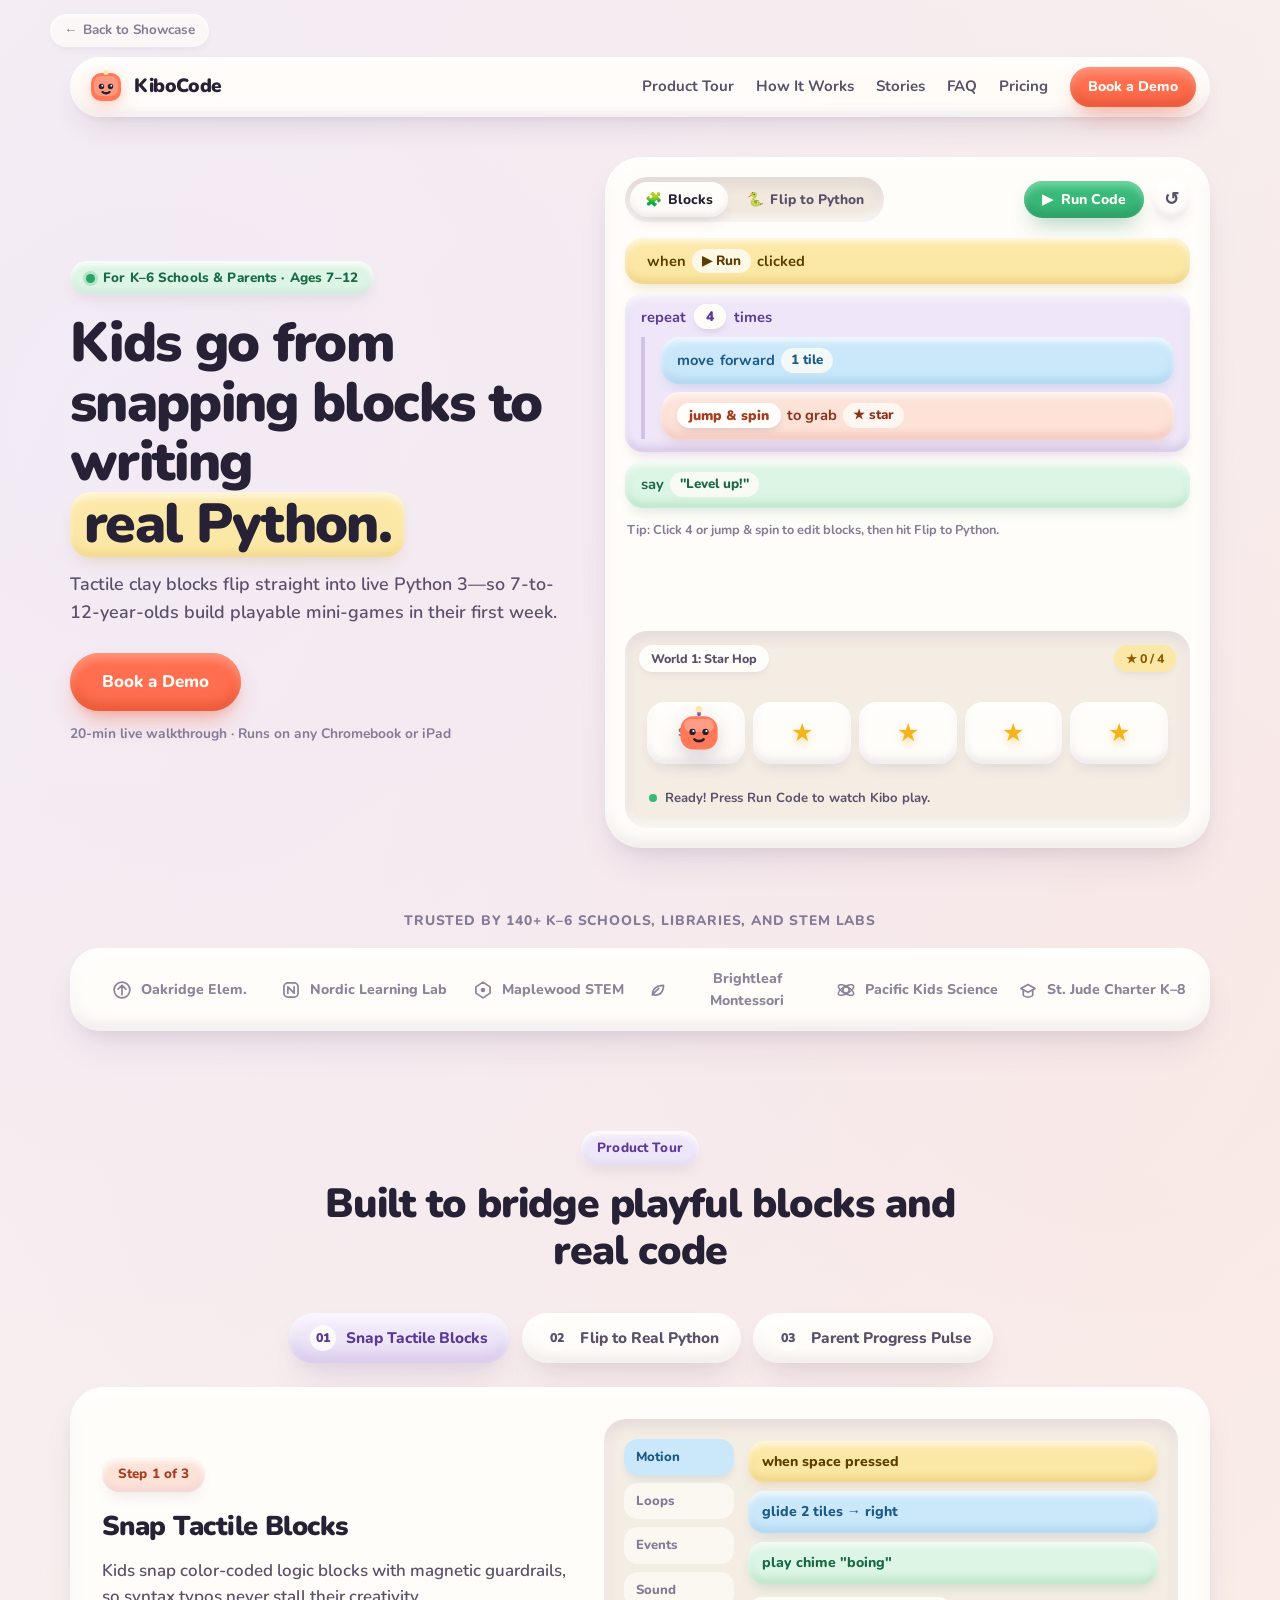
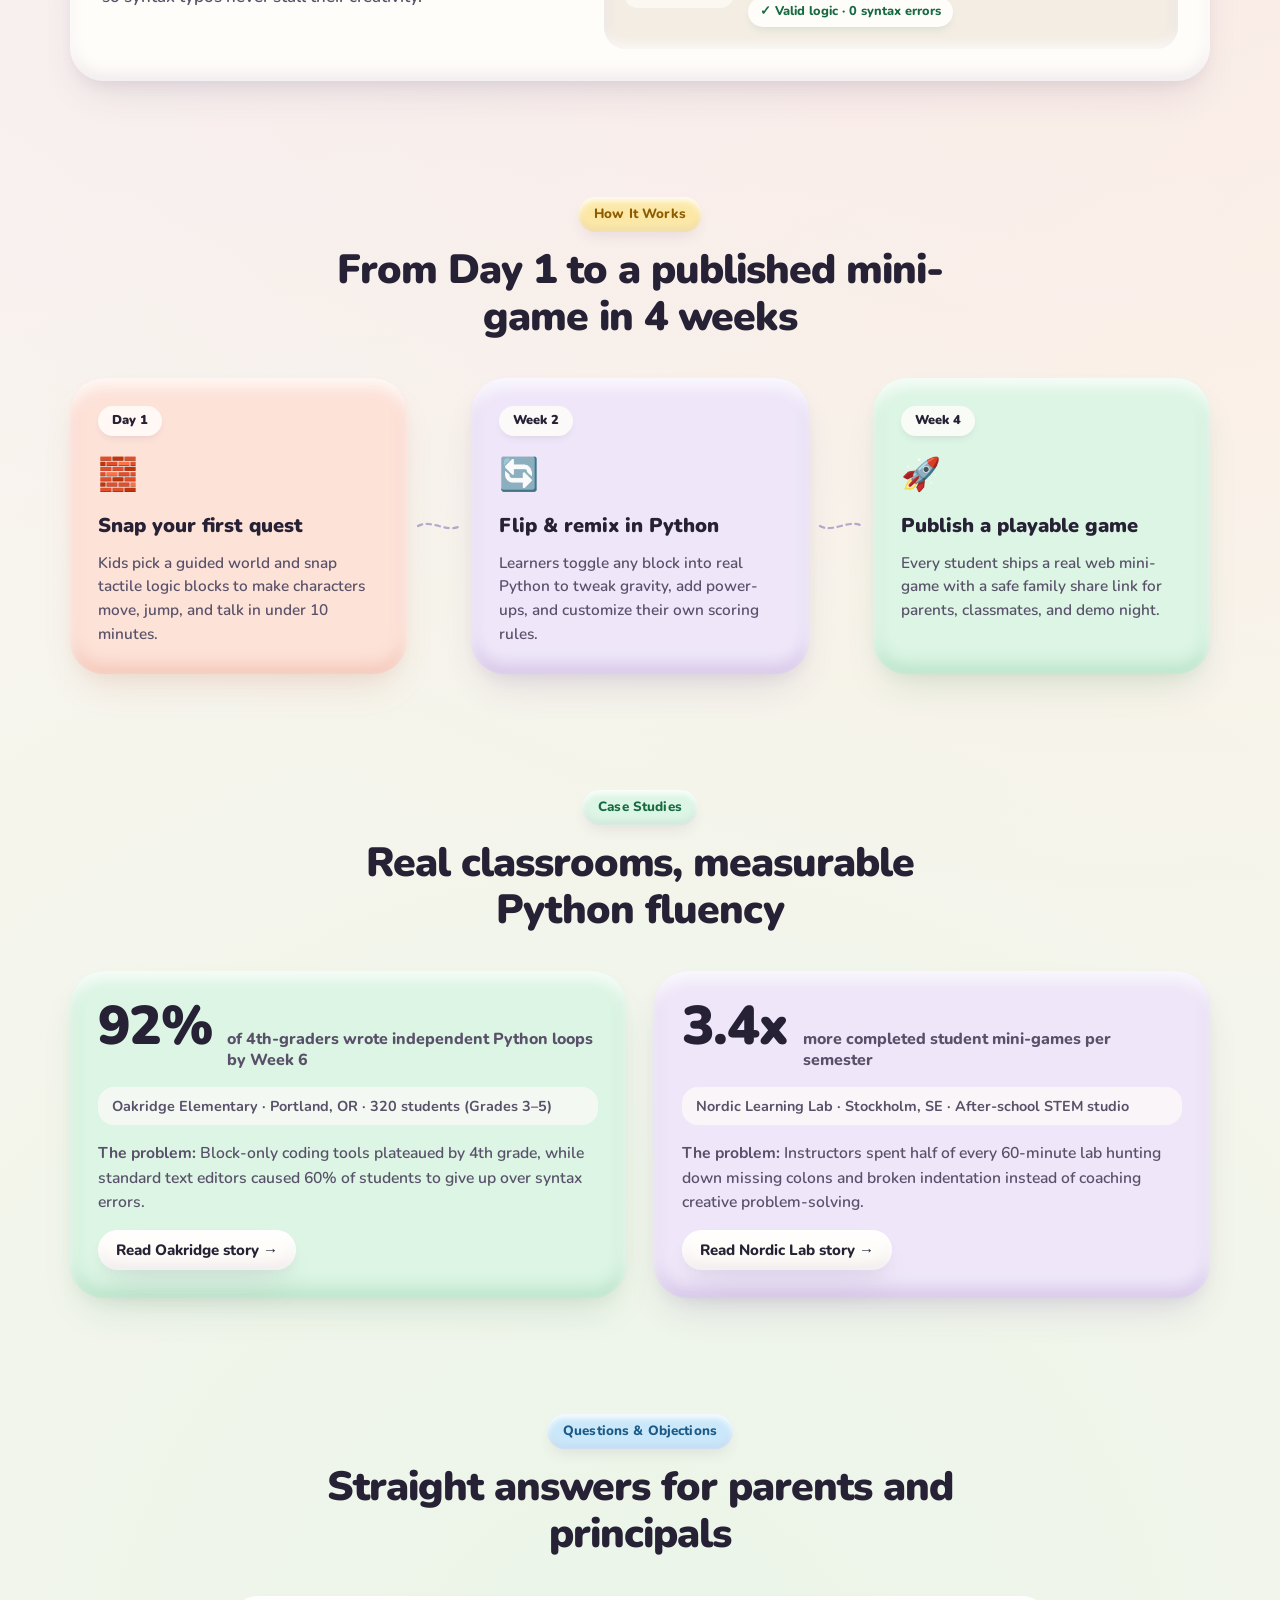
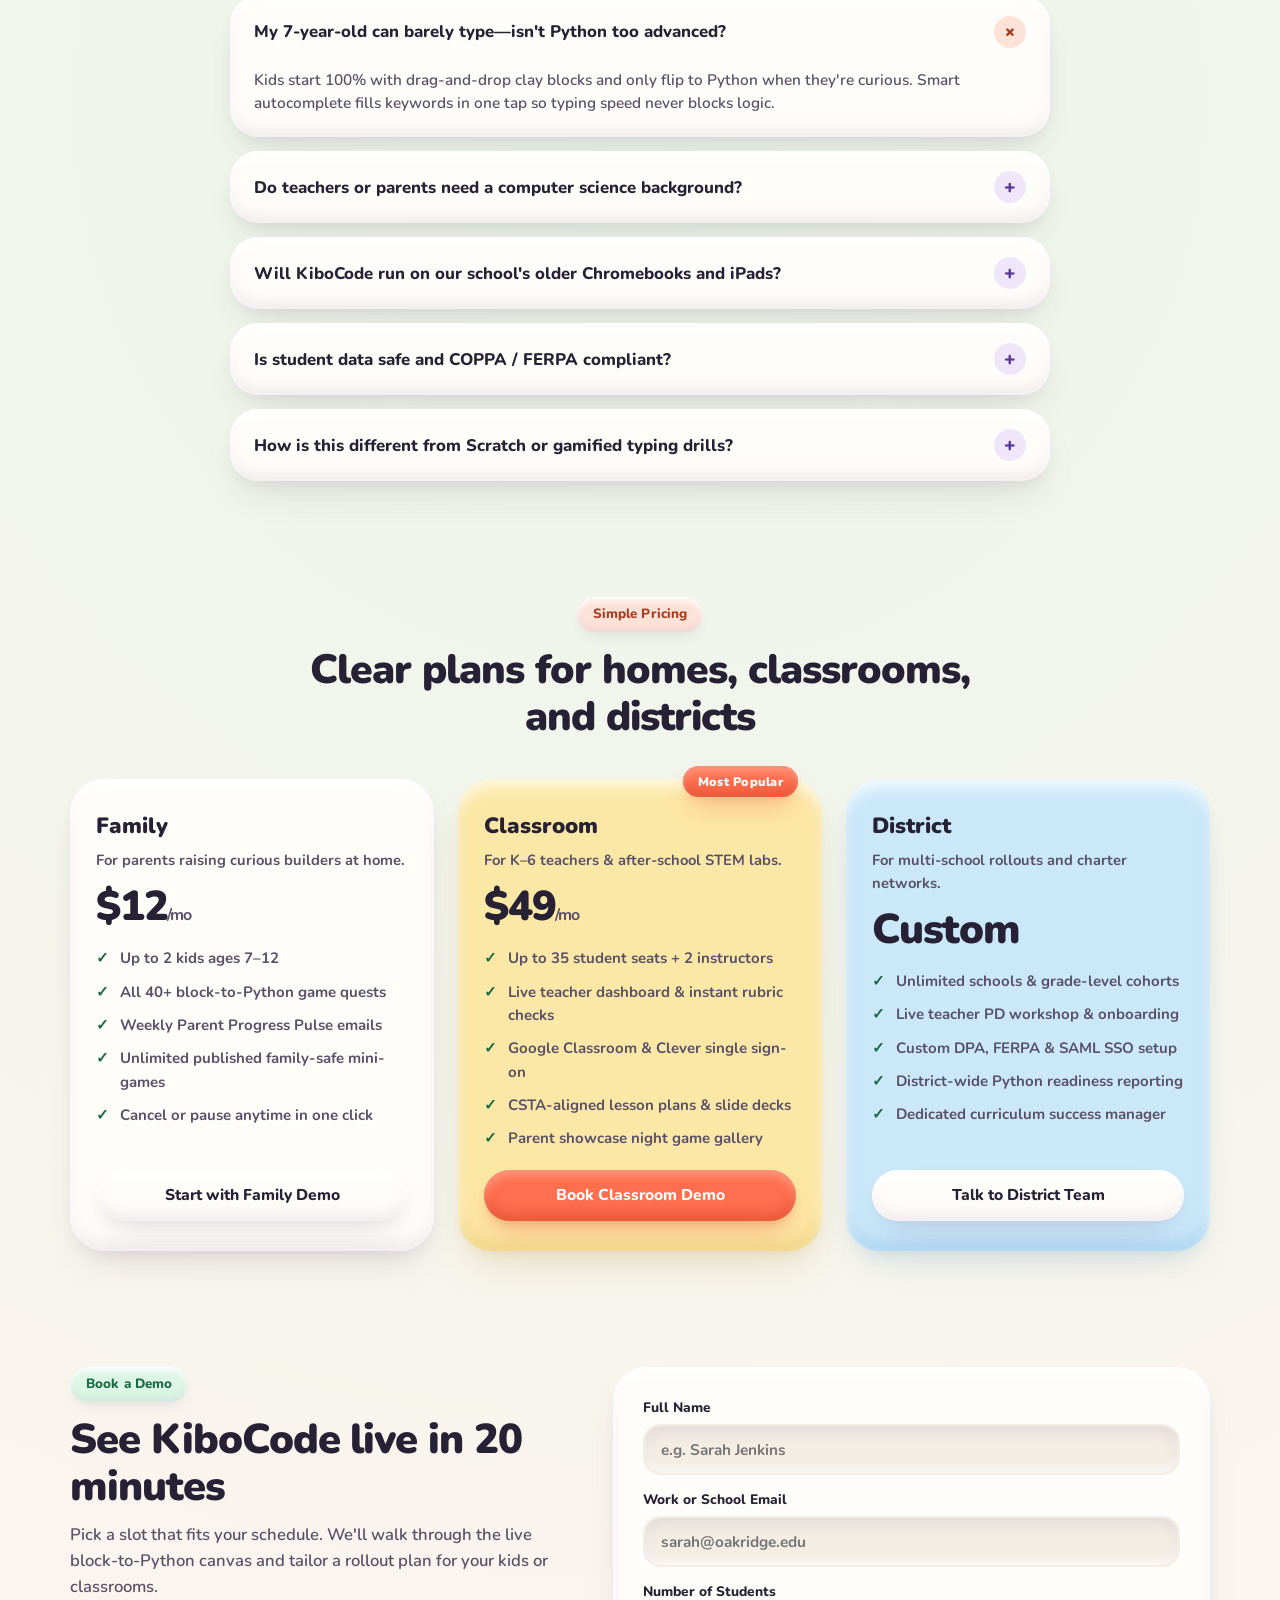
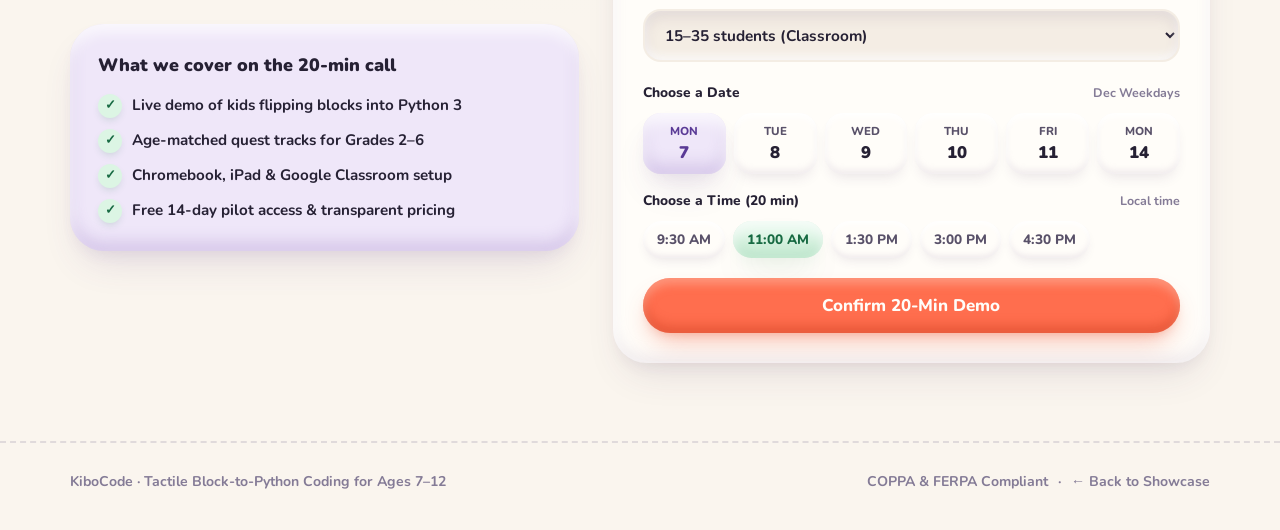
<file: sites/01-kibocode/index.html>
<!DOCTYPE html>
<html lang="en">
<head>
  <meta charset="UTF-8" />
  <meta name="viewport" content="width=device-width, initial-scale=1.0" />
  <title>KiboCode — Block-to-Python Coding School for Kids (Ages 7–12)</title>
  <meta name="description" content="Tactile block-to-Python coding school for K–6 classrooms and parents. Kids ages 7–12 snap blocks, flip to real Python, and publish playable mini-games." />
  <link rel="preconnect" href="https://fonts.googleapis.com" />
  <link rel="preconnect" href="https://fonts.gstatic.com" crossorigin />
  <link href="https://fonts.googleapis.com/css2?family=JetBrains+Mono:wght@500;600;700&family=Nunito:wght@400;600;700;800;900&display=swap" rel="stylesheet" />
  <link rel="stylesheet" href="styles.css" />
  <link rel="icon" type="image/svg+xml" href="../../assets/logo/favicon.svg?v=3" />
</head>
<body>
  <!-- Subtle Top-Left Back Link -->
  <div class="showcase-bar">
    <a href="../../index.html" class="back-link" aria-label="Back to Showcase">
      <span aria-hidden="true">←</span> Back to Showcase
    </a>
  </div>

  <!-- Sticky Clay Pill Navbar -->
  <header class="navbar-wrap">
    <nav class="clay-nav" aria-label="Primary">
      <a href="#top" class="brand" aria-label="KiboCode Home">
        <span class="brand-mark" aria-hidden="true">
          <svg viewBox="0 0 36 36" fill="none" xmlns="http://www.w3.org/2000/svg">
            <rect x="3" y="4" width="30" height="28" rx="10" fill="#FF7857"/>
            <rect x="6" y="7" width="24" height="20" rx="7" fill="#FFFDF9" fill-opacity="0.24"/>
            <circle cx="13.5" cy="17.5" r="2.7" fill="#262134"/>
            <circle cx="22.5" cy="17.5" r="2.7" fill="#262134"/>
            <circle cx="14.3" cy="16.7" r="0.9" fill="#FFFDF9"/>
            <circle cx="23.3" cy="16.7" r="0.9" fill="#FFFDF9"/>
            <path d="M14.5 23C16.1 24.7 19.9 24.7 21.5 23" stroke="#262134" stroke-width="2.4" stroke-linecap="round"/>
            <circle cx="18" cy="3.5" r="2.5" fill="#FCE8A6"/>
          </svg>
        </span>
        <span class="brand-name">KiboCode</span>
      </a>

      <button class="nav-toggle" type="button" aria-expanded="false" aria-controls="navLinks" aria-label="Toggle navigation">
        <span></span>
        <span></span>
        <span></span>
      </button>

      <div class="nav-links" id="navLinks">
        <a href="#tour">Product Tour</a>
        <a href="#how-it-works">How It Works</a>
        <a href="#stories">Stories</a>
        <a href="#faq">FAQ</a>
        <a href="#pricing">Pricing</a>
        <a href="#demo" class="btn btn-coral btn-sm nav-cta">Book a Demo</a>
      </div>
    </nav>
  </header>

  <main id="top">
    <!-- =========================================================
         01. HERO
         ========================================================= -->
    <section class="section hero-section" aria-labelledby="hero-heading">
      <div class="container hero-grid">
        <div class="hero-copy">
          <div class="clay-pill audience-pill">
            <span class="dot-mint" aria-hidden="true"></span>
            For K–6 Schools &amp; Parents · Ages 7–12
          </div>

          <h1 id="hero-heading" class="hero-title">
            Kids go from snapping blocks to writing <span class="highlight-clay">real Python.</span>
          </h1>

          <p class="hero-sub">
            Tactile clay blocks flip straight into live Python 3—so 7-to-12-year-olds build playable mini-games in their first week.
          </p>

          <div class="hero-actions">
            <a href="#demo" class="btn btn-coral btn-lg">Book a Demo</a>
            <span class="hero-micro">20-min live walkthrough · Runs on any Chromebook or iPad</span>
          </div>
        </div>

        <!-- Interactive Clay Block-Coding Playground -->
        <div class="playground-shell clay-card clay-cream" aria-label="Interactive KiboCode Playground">
          <div class="pg-topbar">
            <div class="pg-mode-switch" role="tablist" aria-label="Code view mode">
              <button
                type="button"
                class="mode-btn is-active"
                id="btnBlocksView"
                role="tab"
                aria-selected="true"
                data-mode="blocks"
              >
                <span class="mode-icon" aria-hidden="true">🧩</span> Blocks
              </button>
              <button
                type="button"
                class="mode-btn"
                id="btnPythonView"
                role="tab"
                aria-selected="false"
                data-mode="python"
              >
                <span class="mode-icon" aria-hidden="true">🐍</span> Flip to Python
              </button>
            </div>

            <div class="pg-run-controls">
              <button type="button" class="btn btn-mint btn-sm" id="btnRunCode">
                <span aria-hidden="true">▶</span> Run Code
              </button>
              <button type="button" class="btn-icon-clay" id="btnResetStage" title="Reset stage" aria-label="Reset stage">
                ↺
              </button>
            </div>
          </div>

          <div class="pg-body">
            <!-- Code Panel (True 3D Clay Flipper: Blocks <-> Python) -->
            <div class="pg-editor" id="pgEditor" data-mode="blocks">
              <div class="pg-flipper" id="pgFlipper">
                <!-- Front Face: Blocks View -->
                <div class="pg-face pg-face-front blocks-view" id="blocksView" aria-label="Visual code blocks">
                  <div class="code-block block-butter" data-step="0">
                    <span class="block-knob" aria-hidden="true"></span>
                    <strong>when</strong> <span class="inline-chip">▶ Run</span> <strong>clicked</strong>
                  </div>

                  <div class="code-block block-lavender block-loop" data-step="1">
                    <div class="loop-header">
                      <strong>repeat</strong>
                      <button type="button" class="param-pill" id="repeatParam" title="Click to change repeat count">4</button>
                      <strong>times</strong>
                    </div>

                    <div class="loop-body">
                      <div class="code-block block-sky" data-step="2">
                        <strong>move</strong> forward <span class="inline-chip">1 tile</span>
                      </div>
                      <div class="code-block block-peach" data-step="3">
                        <button type="button" class="param-pill param-pill-peach" id="actionParam" title="Click to switch move">jump &amp; spin</button>
                        <span>to grab</span> <span class="inline-chip">★ star</span>
                      </div>
                    </div>
                  </div>

                  <div class="code-block block-mint" data-step="4">
                    <strong>say</strong> <span class="inline-chip">"Level up!"</span>
                  </div>

                  <p class="pg-hint">Tip: Click <strong>4</strong> or <strong>jump &amp; spin</strong> to edit blocks, then hit <strong>Flip to Python</strong>.</p>
                </div>

                <!-- Back Face: Python View -->
                <div class="pg-face pg-face-back python-view" id="pythonView" aria-label="Generated Python code" aria-hidden="true">
                  <div class="py-header">
                    <span class="py-file">kibo_quest.py</span>
                    <span class="py-badge">Python 3 · Live Sync</span>
                  </div>
                  <pre class="py-code" id="pythonCodeBlock"><code><span class="py-line" data-step="0"><span class="tok-kw">import</span> kibo</span>
<span class="py-line" data-step="1"><span class="tok-kw">for</span> step <span class="tok-kw">in</span> <span class="tok-fn">range</span>(<span class="tok-num" id="pyRepeatVal">4</span>):</span>
<span class="py-line" data-step="2">    kibo.<span class="tok-fn">move_forward</span>(<span class="tok-num">1</span>)</span>
<span class="py-line" data-step="3">    kibo.<span class="tok-fn" id="pyActionVal">jump_and_spin</span>()</span>
<span class="py-line" data-step="3">    kibo.<span class="tok-fn">collect</span>(<span class="tok-str">"star"</span>)</span>
<span class="py-line" data-step="4">kibo.<span class="tok-fn">say</span>(<span class="tok-str">"Level up!"</span>)</span></code></pre>
                  <p class="pg-hint">Every block maps 1-to-1 to clean, readable Python—no hidden magic.</p>
                </div>
              </div>
            </div>

            <!-- Live Game Stage -->
            <div class="pg-stage clay-inset">
              <div class="stage-hud">
                <span class="hud-pill">World 1: Star Hop</span>
                <span class="hud-pill hud-score" id="stageScore">★ 0 / 4</span>
              </div>

              <div class="stage-track" id="stageTrack" aria-live="polite">
                <div class="speech-bubble" id="kiboSpeech" hidden>Level up! 🎉</div>

                <div class="tile" data-tile="0">
                  <span class="tile-label">Start</span>
                </div>
                <div class="tile" data-tile="1"><span class="star-token" data-star="1">★</span></div>
                <div class="tile" data-tile="2"><span class="star-token" data-star="2">★</span></div>
                <div class="tile" data-tile="3"><span class="star-token" data-star="3">★</span></div>
                <div class="tile" data-tile="4"><span class="star-token" data-star="4">★</span></div>

                <!-- Kibo Mascot Character -->
                <div class="kibo-sprite" id="kiboSprite" style="--col: 0;">
                  <svg viewBox="0 0 56 56" fill="none" xmlns="http://www.w3.org/2000/svg" aria-label="Kibo robot character">
                    <rect x="8" y="12" width="40" height="36" rx="14" fill="#FF7857"/>
                    <rect x="12" y="15" width="32" height="14" rx="7" fill="#FFFDF9" fill-opacity="0.28"/>
                    <circle cx="21" cy="29" r="3.4" fill="#262134"/>
                    <circle cx="35" cy="29" r="3.4" fill="#262134"/>
                    <circle cx="22" cy="28" r="1.2" fill="#FFFDF9"/>
                    <circle cx="36" cy="28" r="1.2" fill="#FFFDF9"/>
                    <path d="M23 37C25.5 39.6 30.5 39.6 33 37" stroke="#262134" stroke-width="2.8" stroke-linecap="round"/>
                    <rect x="26" y="4" width="4" height="8" rx="2" fill="#7D58C8"/>
                    <circle cx="28" cy="4.5" r="3.5" fill="#FCE8A6"/>
                  </svg>
                </div>
              </div>

              <div class="stage-console" id="stageConsole">
                <span class="console-dot"></span>
                <span id="consoleText">Ready! Press Run Code to watch Kibo play.</span>
              </div>
            </div>
          </div>
        </div>
      </div>
    </section>

    <!-- =========================================================
         02. PROOF BAR
         ========================================================= -->
    <section class="section proof-section" aria-label="Trusted schools and learning labs">
      <div class="container">
        <p class="proof-eyebrow">Trusted by 140+ K–6 schools, libraries, and STEM labs</p>
        <div class="proof-row clay-card clay-cream">
          <div class="proof-logo">
            <svg viewBox="0 0 28 28" fill="none" aria-hidden="true"><circle cx="14" cy="14" r="10" stroke="currentColor" stroke-width="2.2"/><path d="M14 8v12M9 13l5-5 5 5" stroke="currentColor" stroke-width="2.2" stroke-linecap="round" stroke-linejoin="round"/></svg>
            <span>Oakridge Elem.</span>
          </div>
          <div class="proof-logo">
            <svg viewBox="0 0 28 28" fill="none" aria-hidden="true"><rect x="5" y="5" width="18" height="18" rx="5" stroke="currentColor" stroke-width="2.2"/><path d="M10 18V10l8 8V10" stroke="currentColor" stroke-width="2.2" stroke-linecap="round" stroke-linejoin="round"/></svg>
            <span>Nordic Learning Lab</span>
          </div>
          <div class="proof-logo">
            <svg viewBox="0 0 28 28" fill="none" aria-hidden="true"><path d="M14 4l9 6v8l-9 6-9-6v-8l9-6z" stroke="currentColor" stroke-width="2.2" stroke-linejoin="round"/><circle cx="14" cy="14" r="3" fill="currentColor"/></svg>
            <span>Maplewood STEM</span>
          </div>
          <div class="proof-logo">
            <svg viewBox="0 0 28 28" fill="none" aria-hidden="true"><path d="M7 20c0-7 5-12 14-12 0 9-5 14-14 12z" stroke="currentColor" stroke-width="2.2" stroke-linejoin="round"/><path d="M7 20l8-8" stroke="currentColor" stroke-width="2.2" stroke-linecap="round"/></svg>
            <span>Brightleaf Montessori</span>
          </div>
          <div class="proof-logo">
            <svg viewBox="0 0 28 28" fill="none" aria-hidden="true"><circle cx="14" cy="14" r="4" stroke="currentColor" stroke-width="2.2"/><ellipse cx="14" cy="14" rx="11" ry="4.5" transform="rotate(30 14 14)" stroke="currentColor" stroke-width="2"/><ellipse cx="14" cy="14" rx="11" ry="4.5" transform="rotate(-30 14 14)" stroke="currentColor" stroke-width="2"/></svg>
            <span>Pacific Kids Science</span>
          </div>
          <div class="proof-logo">
            <svg viewBox="0 0 28 28" fill="none" aria-hidden="true"><path d="M5 12l9-5 9 5-9 5-9-5z" stroke="currentColor" stroke-width="2.2" stroke-linejoin="round"/><path d="M8 14.5v5.5c0 1.5 2.7 3 6 3s6-1.5 6-3v-5.5" stroke="currentColor" stroke-width="2.2" stroke-linecap="round"/></svg>
            <span>St. Jude Charter K–8</span>
          </div>
        </div>
      </div>
    </section>

    <!-- =========================================================
         03. PRODUCT TOUR (3-Step Interactive)
         ========================================================= -->
    <section class="section" id="tour" aria-labelledby="tour-heading">
      <div class="container">
        <div class="section-head">
          <span class="clay-pill pill-lavender">Product Tour</span>
          <h2 id="tour-heading">Built to bridge playful blocks and real code</h2>
        </div>

        <div class="tour-tabs" role="tablist" aria-label="Product tour steps">
          <button type="button" class="tour-tab is-active" role="tab" aria-selected="true" data-tour="0">
            <span class="tab-num">01</span>
            <span>Snap Tactile Blocks</span>
          </button>
          <button type="button" class="tour-tab" role="tab" aria-selected="false" data-tour="1">
            <span class="tab-num">02</span>
            <span>Flip to Real Python</span>
          </button>
          <button type="button" class="tour-tab" role="tab" aria-selected="false" data-tour="2">
            <span class="tab-num">03</span>
            <span>Parent Progress Pulse</span>
          </button>
        </div>

        <div class="tour-stage clay-card clay-cream">
          <!-- Panel 1 -->
          <div class="tour-panel is-active" data-tour-panel="0">
            <div class="tour-copy">
              <span class="clay-pill pill-peach">Step 1 of 3</span>
              <h3>Snap Tactile Blocks</h3>
              <p>Kids snap color-coded logic blocks with magnetic guardrails, so syntax typos never stall their creativity.</p>
            </div>
            <div class="tour-mockup clay-inset mockup-blocks">
              <div class="mock-sidebar">
                <div class="mock-cat is-on">Motion</div>
                <div class="mock-cat">Loops</div>
                <div class="mock-cat">Events</div>
                <div class="mock-cat">Sound</div>
              </div>
              <div class="mock-canvas">
                <div class="mini-block block-butter">when space pressed</div>
                <div class="mini-block block-sky">glide 2 tiles → right</div>
                <div class="mini-block block-mint">play chime "boing"</div>
                <div class="mock-badge-ok">✓ Valid logic · 0 syntax errors</div>
              </div>
            </div>
          </div>

          <!-- Panel 2 -->
          <div class="tour-panel" data-tour-panel="1" hidden>
            <div class="tour-copy">
              <span class="clay-pill pill-sky">Step 2 of 3</span>
              <h3>Flip to Real Python</h3>
              <p>One tap flips any block stack into clean, editable Python 3 side-by-side so kids absorb real syntax naturally.</p>
            </div>
            <div class="tour-mockup clay-inset mockup-split">
              <div class="split-col">
                <span class="split-label">Block Stack</span>
                <div class="mini-block block-lavender">repeat 3 times</div>
                <div class="mini-block block-peach indent-1">spawn("gem")</div>
                <div class="mini-block block-mint indent-1">score += 10</div>
              </div>
              <div class="split-bridge" aria-hidden="true">⇄</div>
              <div class="split-col split-code">
                <span class="split-label">Live Python 3</span>
                <pre><code><span class="tok-kw">for</span> i <span class="tok-kw">in</span> <span class="tok-fn">range</span>(<span class="tok-num">3</span>):
    world.<span class="tok-fn">spawn</span>(<span class="tok-str">"gem"</span>)
    score += <span class="tok-num">10</span></code></pre>
              </div>
            </div>
          </div>

          <!-- Panel 3 -->
          <div class="tour-panel" data-tour-panel="2" hidden>
            <div class="tour-copy">
              <span class="clay-pill pill-mint">Step 3 of 3</span>
              <h3>Parent Progress Pulse</h3>
              <p>Weekly visual digests show concepts mastered and playable games shipped—no coding background required.</p>
            </div>
            <div class="tour-mockup clay-inset mockup-pulse">
              <div class="pulse-header">
                <div class="pulse-avatar">M</div>
                <div>
                  <strong>Maya R. · Age 9</strong>
                  <span>Week 4 Digest · 3 quests finished</span>
                </div>
                <span class="clay-pill pill-mint">On Track</span>
              </div>
              <div class="pulse-bars">
                <div class="bar-row">
                  <span>Loops &amp; Patterns</span>
                  <div class="bar-track"><div class="bar-fill fill-mint" style="width: 100%"></div></div>
                  <strong>100%</strong>
                </div>
                <div class="bar-row">
                  <span>Variables &amp; Score</span>
                  <div class="bar-track"><div class="bar-fill fill-lavender" style="width: 86%"></div></div>
                  <strong>86%</strong>
                </div>
                <div class="bar-row">
                  <span>Python Readiness</span>
                  <div class="bar-track"><div class="bar-fill fill-peach" style="width: 78%"></div></div>
                  <strong>78%</strong>
                </div>
              </div>
              <div class="pulse-footer">
                <span>Latest game: <strong>"Moon Frog Dash"</strong></span>
                <span class="pulse-play">▶ Playable link ready</span>
              </div>
            </div>
          </div>
        </div>
      </div>
    </section>

    <!-- =========================================================
         04. HOW IT WORKS (3 Connected Steps)
         ========================================================= -->
    <section class="section" id="how-it-works" aria-labelledby="how-heading">
      <div class="container">
        <div class="section-head">
          <span class="clay-pill pill-butter">How It Works</span>
          <h2 id="how-heading">From Day 1 to a published mini-game in 4 weeks</h2>
        </div>

        <div class="steps-flow">
          <article class="clay-card clay-peach step-card">
            <div class="step-badge">Day 1</div>
            <div class="step-icon" aria-hidden="true">🧱</div>
            <h3>Snap your first quest</h3>
            <p>Kids pick a guided world and snap tactile logic blocks to make characters move, jump, and talk in under 10 minutes.</p>
          </article>

          <div class="step-connector" aria-hidden="true">
            <svg viewBox="0 0 64 24" fill="none"><path d="M4 12C20 2 44 22 60 12" stroke="#B7A9C9" stroke-width="3" stroke-linecap="round" stroke-dasharray="6 6"/></svg>
          </div>

          <article class="clay-card clay-lavender step-card">
            <div class="step-badge">Week 2</div>
            <div class="step-icon" aria-hidden="true">🔄</div>
            <h3>Flip &amp; remix in Python</h3>
            <p>Learners toggle any block into real Python to tweak gravity, add power-ups, and customize their own scoring rules.</p>
          </article>

          <div class="step-connector" aria-hidden="true">
            <svg viewBox="0 0 64 24" fill="none"><path d="M4 12C20 22 44 2 60 12" stroke="#B7A9C9" stroke-width="3" stroke-linecap="round" stroke-dasharray="6 6"/></svg>
          </div>

          <article class="clay-card clay-mint step-card">
            <div class="step-badge">Week 4</div>
            <div class="step-icon" aria-hidden="true">🚀</div>
            <h3>Publish a playable game</h3>
            <p>Every student ships a real web mini-game with a safe family share link for parents, classmates, and demo night.</p>
          </article>
        </div>
      </div>
    </section>

    <!-- =========================================================
         05. CASE STUDIES
         ========================================================= -->
    <section class="section" id="stories" aria-labelledby="stories-heading">
      <div class="container">
        <div class="section-head">
          <span class="clay-pill pill-mint">Case Studies</span>
          <h2 id="stories-heading">Real classrooms, measurable Python fluency</h2>
        </div>

        <div class="cases-grid">
          <article class="clay-card clay-mint case-card">
            <div class="case-top">
              <div class="case-metric">92%</div>
              <div class="case-metric-label">of 4th-graders wrote independent Python loops by Week 6</div>
            </div>
            <div class="case-meta">
              <strong>Oakridge Elementary</strong> · Portland, OR · 320 students (Grades 3–5)
            </div>
            <p class="case-problem">
              <strong>The problem:</strong> Block-only coding tools plateaued by 4th grade, while standard text editors caused 60% of students to give up over syntax errors.
            </p>
            <button type="button" class="story-link" data-story="oakridge">
              Read Oakridge story <span aria-hidden="true">→</span>
            </button>
          </article>

          <article class="clay-card clay-lavender case-card">
            <div class="case-top">
              <div class="case-metric">3.4x</div>
              <div class="case-metric-label">more completed student mini-games per semester</div>
            </div>
            <div class="case-meta">
              <strong>Nordic Learning Lab</strong> · Stockholm, SE · After-school STEM studio
            </div>
            <p class="case-problem">
              <strong>The problem:</strong> Instructors spent half of every 60-minute lab hunting down missing colons and broken indentation instead of coaching creative problem-solving.
            </p>
            <button type="button" class="story-link" data-story="nordic">
              Read Nordic Lab story <span aria-hidden="true">→</span>
            </button>
          </article>
        </div>
      </div>
    </section>

    <!-- =========================================================
         06. OBJECTIONS / FAQ
         ========================================================= -->
    <section class="section" id="faq" aria-labelledby="faq-heading">
      <div class="container faq-container">
        <div class="section-head">
          <span class="clay-pill pill-sky">Questions &amp; Objections</span>
          <h2 id="faq-heading">Straight answers for parents and principals</h2>
        </div>

        <div class="faq-list">
          <div class="clay-card clay-cream faq-item is-open">
            <button type="button" class="faq-trigger" aria-expanded="true">
              <span>My 7-year-old can barely type—isn't Python too advanced?</span>
              <span class="faq-plus" aria-hidden="true">+</span>
            </button>
            <div class="faq-answer">
              <p>Kids start 100% with drag-and-drop clay blocks and only flip to Python when they're curious. Smart autocomplete fills keywords in one tap so typing speed never blocks logic.</p>
            </div>
          </div>

          <div class="clay-card clay-cream faq-item">
            <button type="button" class="faq-trigger" aria-expanded="false">
              <span>Do teachers or parents need a computer science background?</span>
              <span class="faq-plus" aria-hidden="true">+</span>
            </button>
            <div class="faq-answer">
              <p>Not at all—every quest includes step-by-step interactive hints and plain-English lesson guides. Teachers get an auto-graded rubric, and parents get a 60-second weekly digest.</p>
            </div>
          </div>

          <div class="clay-card clay-cream faq-item">
            <button type="button" class="faq-trigger" aria-expanded="false">
              <span>Will KiboCode run on our school's older Chromebooks and iPads?</span>
              <span class="faq-plus" aria-hidden="true">+</span>
            </button>
            <div class="faq-answer">
              <p>Yes, KiboCode runs completely in the browser with zero software installs or IT imaging. It is lightweight enough for 5-year-old Chromebooks and supports touch-first snapping on iPads.</p>
            </div>
          </div>

          <div class="clay-card clay-cream faq-item">
            <button type="button" class="faq-trigger" aria-expanded="false">
              <span>Is student data safe and COPPA / FERPA compliant?</span>
              <span class="faq-plus" aria-hidden="true">+</span>
            </button>
            <div class="faq-answer">
              <p>KiboCode is fully COPPA and FERPA compliant with zero ads, zero open chat, and encrypted student records. Schools can sign in via Clever or Google Classroom without exposing personal emails.</p>
            </div>
          </div>

          <div class="clay-card clay-cream faq-item">
            <button type="button" class="faq-trigger" aria-expanded="false">
              <span>How is this different from Scratch or gamified typing drills?</span>
              <span class="faq-plus" aria-hidden="true">+</span>
            </button>
            <div class="faq-answer">
              <p>Scratch stops at blocks, and typing drills teach syntax without creative ownership. KiboCode connects both in one live canvas so kids graduate with real Python skills and games they actually invented.</p>
            </div>
          </div>
        </div>
      </div>
    </section>

    <!-- =========================================================
         07. PRICING
         ========================================================= -->
    <section class="section" id="pricing" aria-labelledby="pricing-heading">
      <div class="container">
        <div class="section-head">
          <span class="clay-pill pill-peach">Simple Pricing</span>
          <h2 id="pricing-heading">Clear plans for homes, classrooms, and districts</h2>
        </div>

        <div class="pricing-grid">
          <!-- Family -->
          <article class="clay-card clay-cream price-card">
            <div class="price-head">
              <h3>Family</h3>
              <p class="price-desc">For parents raising curious builders at home.</p>
              <div class="price-amount">$12<span>/mo</span></div>
            </div>
            <ul class="price-list">
              <li>Up to 2 kids ages 7–12</li>
              <li>All 40+ block-to-Python game quests</li>
              <li>Weekly Parent Progress Pulse emails</li>
              <li>Unlimited published family-safe mini-games</li>
              <li>Cancel or pause anytime in one click</li>
            </ul>
            <a href="#demo" class="btn btn-cream btn-block pricing-cta" data-students="1-2">Start with Family Demo</a>
          </article>

          <!-- Classroom (Highlighted) -->
          <article class="clay-card clay-butter price-card price-featured">
            <div class="featured-ribbon">Most Popular</div>
            <div class="price-head">
              <h3>Classroom</h3>
              <p class="price-desc">For K–6 teachers &amp; after-school STEM labs.</p>
              <div class="price-amount">$49<span>/mo</span></div>
            </div>
            <ul class="price-list">
              <li>Up to 35 student seats + 2 instructors</li>
              <li>Live teacher dashboard &amp; instant rubric checks</li>
              <li>Google Classroom &amp; Clever single sign-on</li>
              <li>CSTA-aligned lesson plans &amp; slide decks</li>
              <li>Parent showcase night game gallery</li>
            </ul>
            <a href="#demo" class="btn btn-coral btn-block pricing-cta" data-students="15-35">Book Classroom Demo</a>
          </article>

          <!-- District -->
          <article class="clay-card clay-sky price-card">
            <div class="price-head">
              <h3>District</h3>
              <p class="price-desc">For multi-school rollouts and charter networks.</p>
              <div class="price-amount">Custom</div>
            </div>
            <ul class="price-list">
              <li>Unlimited schools &amp; grade-level cohorts</li>
              <li>Live teacher PD workshop &amp; onboarding</li>
              <li>Custom DPA, FERPA &amp; SAML SSO setup</li>
              <li>District-wide Python readiness reporting</li>
              <li>Dedicated curriculum success manager</li>
            </ul>
            <a href="#demo" class="btn btn-cream btn-block pricing-cta" data-students="150+">Talk to District Team</a>
          </article>
        </div>
      </div>
    </section>

    <!-- =========================================================
         08. BOOK A DEMO
         ========================================================= -->
    <section class="section demo-section" id="demo" aria-labelledby="demo-heading">
      <div class="container demo-grid">
        <div class="demo-info">
          <span class="clay-pill pill-mint">Book a Demo</span>
          <h2 id="demo-heading">See KiboCode live in 20 minutes</h2>
          <p class="demo-lead">
            Pick a slot that fits your schedule. We'll walk through the live block-to-Python canvas and tailor a rollout plan for your kids or classrooms.
          </p>

          <div class="clay-card clay-lavender agenda-card">
            <h3>What we cover on the 20-min call</h3>
            <ul class="agenda-list">
              <li><span class="check-clay" aria-hidden="true">✓</span> Live demo of kids flipping blocks into Python 3</li>
              <li><span class="check-clay" aria-hidden="true">✓</span> Age-matched quest tracks for Grades 2–6</li>
              <li><span class="check-clay" aria-hidden="true">✓</span> Chromebook, iPad &amp; Google Classroom setup</li>
              <li><span class="check-clay" aria-hidden="true">✓</span> Free 14-day pilot access &amp; transparent pricing</li>
            </ul>
          </div>
        </div>

        <div class="clay-card clay-cream booking-card">
          <form id="demoForm" novalidate>
            <div class="form-fields">
              <div class="field-group">
                <label for="fullName">Full Name</label>
                <input type="text" id="fullName" name="fullName" placeholder="e.g. Sarah Jenkins" required autocomplete="name" />
              </div>

              <div class="field-group">
                <label for="workEmail">Work or School Email</label>
                <input type="email" id="workEmail" name="workEmail" placeholder="sarah@oakridge.edu" required autocomplete="email" />
              </div>

              <div class="field-group">
                <label for="studentCount">Number of Students</label>
                <select id="studentCount" name="studentCount" required>
                  <option value="1-2">1–2 students (Family)</option>
                  <option value="15-35" selected>15–35 students (Classroom)</option>
                  <option value="36-150">36–150 students (Single School)</option>
                  <option value="150+">150+ students (District / Multi-Site)</option>
                </select>
              </div>
            </div>

            <!-- Interactive Calendar Date & Time Slot Picker -->
            <div class="picker-section">
              <div class="picker-head">
                <span class="picker-label">Choose a Date</span>
                <span class="picker-tz" id="pickerMonthLabel">Upcoming Weekdays</span>
              </div>
              <div class="date-grid" id="dateGrid" role="radiogroup" aria-label="Select a demo date">
                <!-- Populated by script.js -->
              </div>

              <div class="picker-head picker-head-time">
                <span class="picker-label">Choose a Time (20 min)</span>
                <span class="picker-tz">Local time</span>
              </div>
              <div class="time-grid" id="timeGrid" role="radiogroup" aria-label="Select a demo time">
                <button type="button" class="slot-btn" data-time="9:30 AM">9:30 AM</button>
                <button type="button" class="slot-btn is-selected" data-time="11:00 AM">11:00 AM</button>
                <button type="button" class="slot-btn" data-time="1:30 PM">1:30 PM</button>
                <button type="button" class="slot-btn" data-time="3:00 PM">3:00 PM</button>
                <button type="button" class="slot-btn" data-time="4:30 PM">4:30 PM</button>
              </div>
            </div>

            <p class="form-error" id="formError" role="alert" hidden></p>

            <button type="submit" class="btn btn-coral btn-lg btn-block">
              Confirm 20-Min Demo
            </button>
          </form>

          <!-- Confirmation State -->
          <div class="booking-confirm" id="bookingConfirm" hidden>
            <div class="confirm-badge" aria-hidden="true">🎉</div>
            <h3>You're booked!</h3>
            <p class="confirm-summary" id="confirmSummary"></p>
            <div class="confirm-details clay-inset" id="confirmDetails"></div>
            <button type="button" class="btn btn-cream" id="btnResetBooking">Pick a different time</button>
          </div>
        </div>
      </div>
    </section>
  </main>

  <!-- Footer -->
  <footer class="site-footer">
    <div class="container footer-inner">
      <div class="footer-brand">
        <strong>KiboCode</strong> · Tactile Block-to-Python Coding for Ages 7–12
      </div>
      <div class="footer-meta">
        <span>COPPA &amp; FERPA Compliant</span>
        <span aria-hidden="true">·</span>
        <a href="../../index.html">← Back to Showcase</a>
      </div>
    </div>
  </footer>

  <!-- Case Study Story Modal -->
  <div class="modal-backdrop" id="storyModal" hidden role="dialog" aria-modal="true" aria-labelledby="modalTitle">
    <div class="clay-card clay-cream modal-card">
      <button type="button" class="modal-close" id="modalClose" aria-label="Close story">✕</button>
      <span class="clay-pill pill-mint" id="modalBadge">Case Study</span>
      <h3 id="modalTitle"></h3>
      <div class="modal-metric" id="modalMetric"></div>
      <p id="modalBody"></p>
      <blockquote class="modal-quote" id="modalQuote"></blockquote>
      <a href="#demo" class="btn btn-coral" id="modalCta">Book a Demo Like This</a>
    </div>
  </div>

  <script src="script.js"></script>
</body>
</html>
</file>
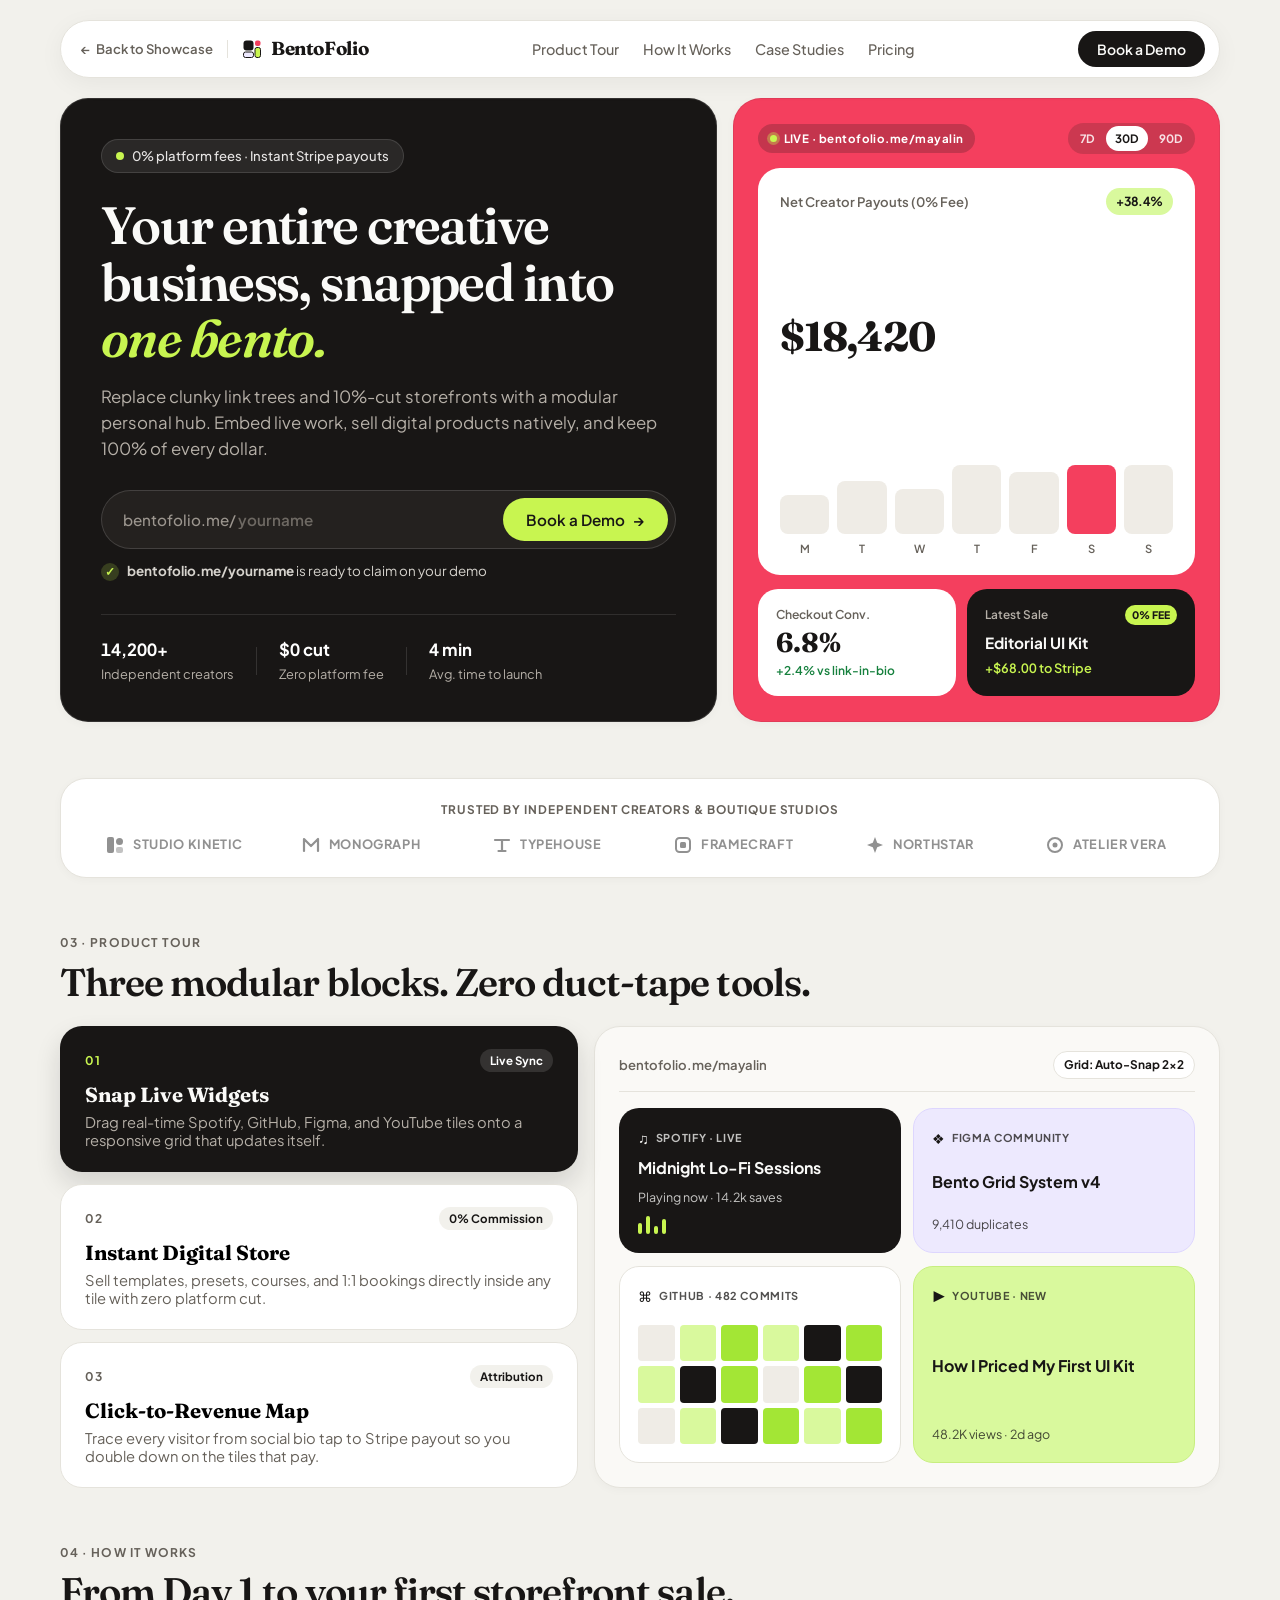
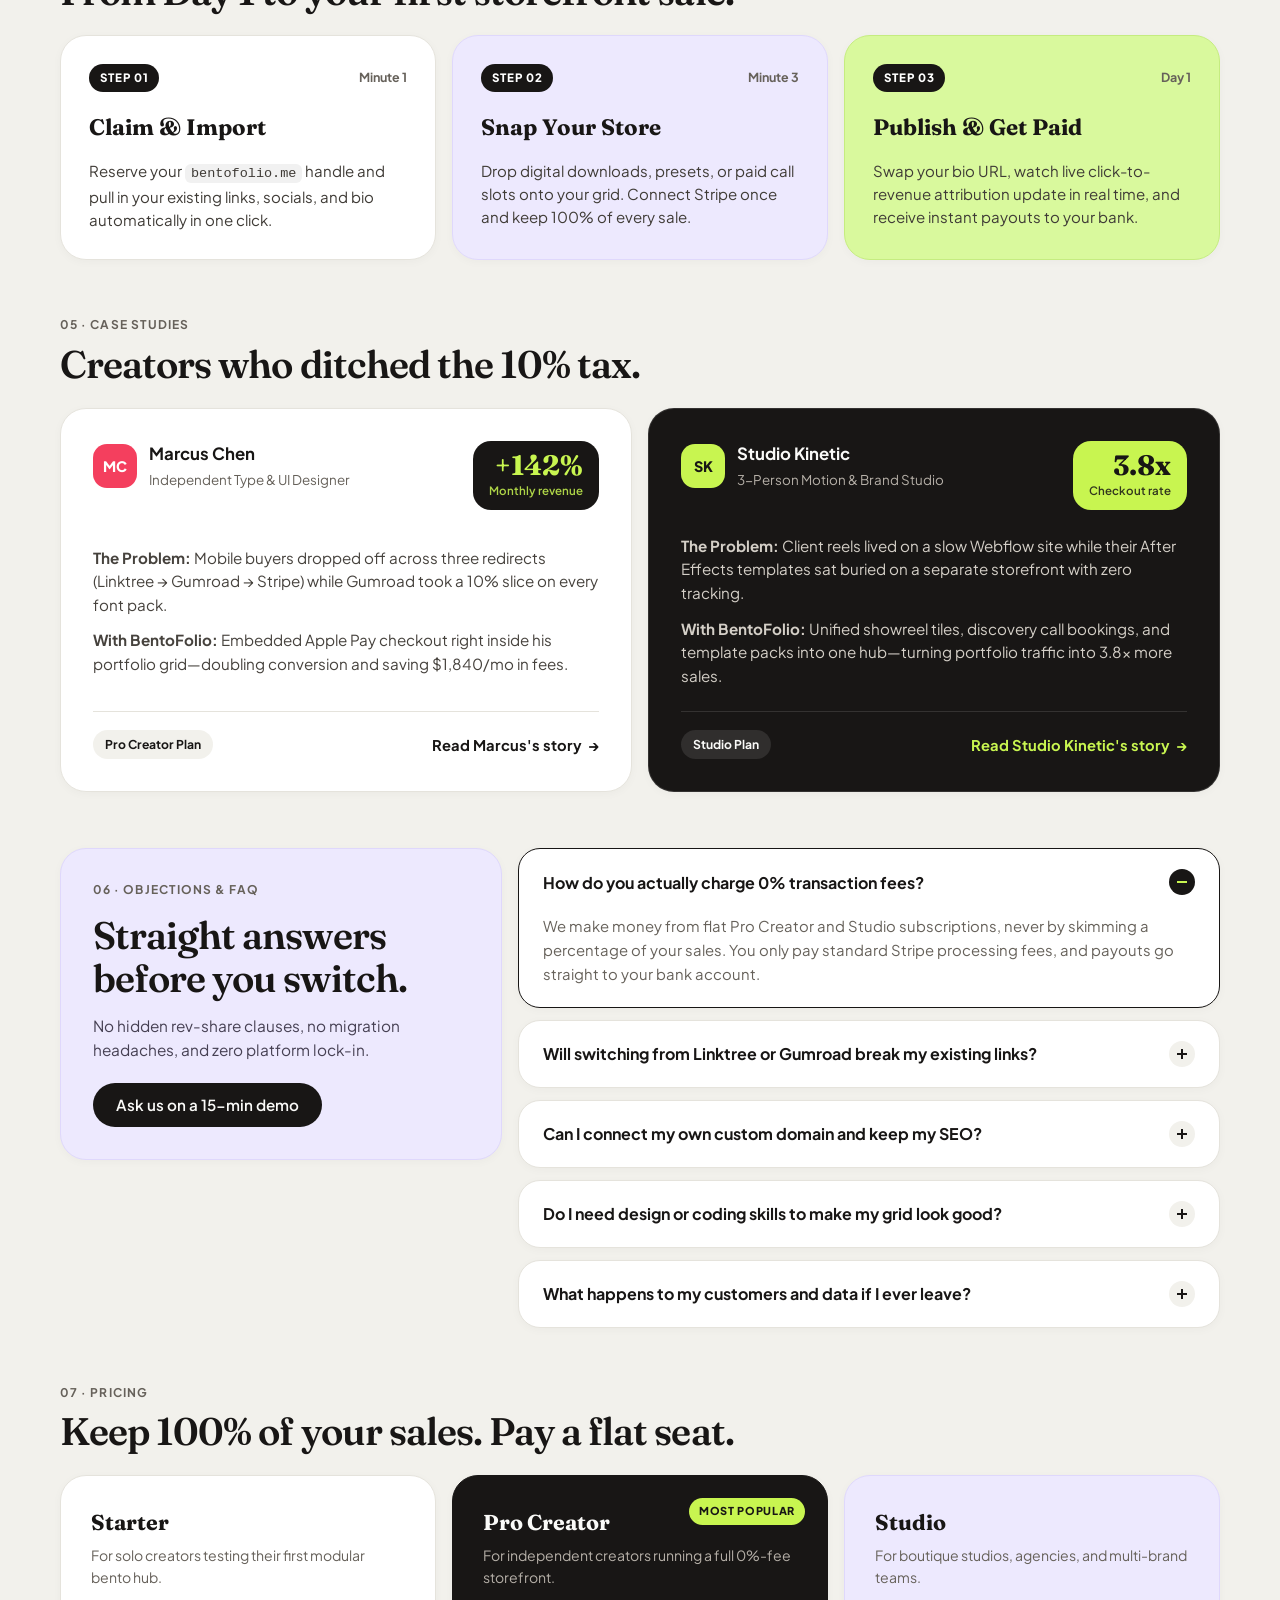
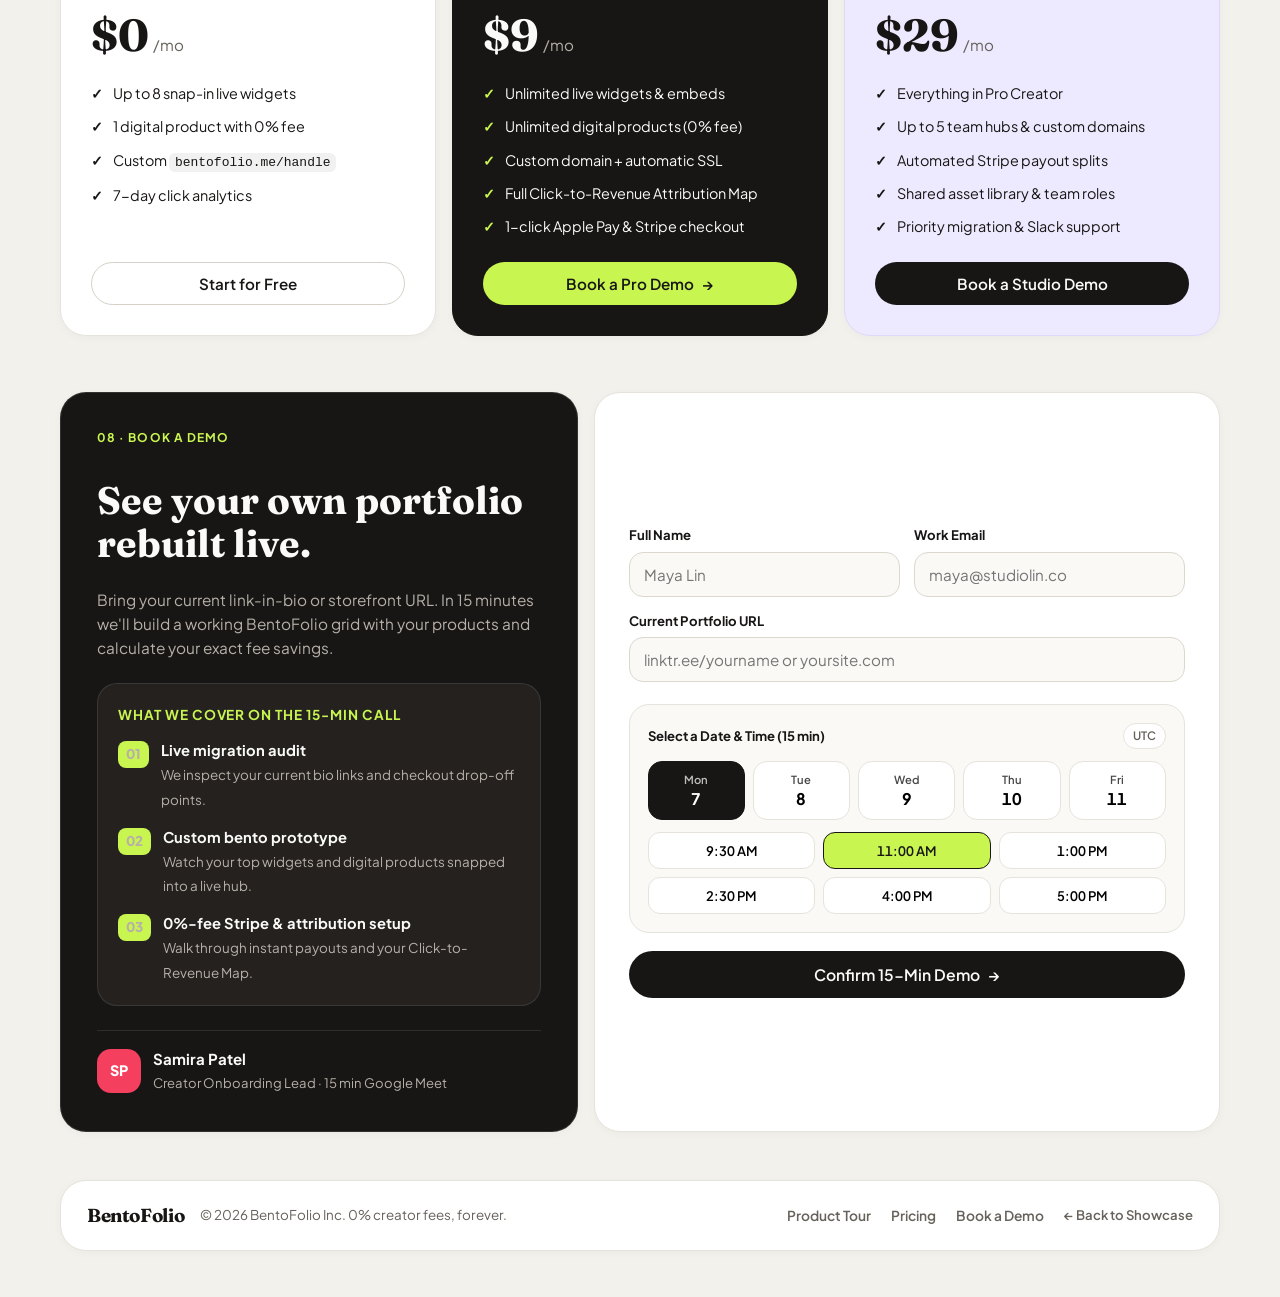
<file: sites/02-bentofolio/index.html>
<!DOCTYPE html>
<html lang="en">
<head>
  <meta charset="UTF-8" />
  <meta name="viewport" content="width=device-width, initial-scale=1.0" />
  <title>BentoFolio — Personal Creator Hub &amp; 0%-Fee Digital Storefront OS</title>
  <meta name="description" content="Turn your link-in-bio into a modular bento hub and 0%-fee digital storefront. Snap live widgets, sell digital products directly, and track click-to-revenue." />
  <link rel="preconnect" href="https://fonts.googleapis.com" />
  <link rel="preconnect" href="https://fonts.gstatic.com" crossorigin />
  <link href="https://fonts.googleapis.com/css2?family=Fraunces:ital,opsz,wght@0,9..144,500;0,9..144,600;0,9..144,700;1,9..144,500&family=Plus+Jakarta+Sans:wght@400;500;600;700&display=swap" rel="stylesheet" />
  <link rel="stylesheet" href="styles.css" />
  <link rel="icon" type="image/svg+xml" href="../../assets/logo/favicon.svg?v=3" />
</head>
<body>
  <div class="page-shell">
    <!-- ==================== 01. HERO + BENTO NAVBAR ==================== -->
    <header class="bento-nav" aria-label="Primary navigation">
      <div class="nav-left">
        <a href="../../index.html" class="back-showcase-link">
          <span aria-hidden="true">←</span> Back to Showcase
        </a>
        <span class="nav-divider" aria-hidden="true"></span>
        <a href="#top" class="brand" aria-label="BentoFolio Home">
          <span class="brand-mark" aria-hidden="true">
            <svg width="20" height="20" viewBox="0 0 20 20" fill="none">
              <rect x="1.5" y="1.5" width="10" height="10" rx="3" fill="#181615" />
              <rect x="13" y="1.5" width="5.5" height="5.5" rx="2" fill="#F43F5E" />
              <rect x="13" y="8.5" width="5.5" height="10" rx="2" fill="#C8F550" stroke="#181615" stroke-width="1" />
              <rect x="1.5" y="13" width="10" height="5.5" rx="2" fill="#EDE9FE" stroke="#181615" stroke-width="1" />
            </svg>
          </span>
          <span class="brand-name">BentoFolio</span>
        </a>
      </div>

      <nav class="nav-links" aria-label="Sections">
        <a href="#product-tour">Product Tour</a>
        <a href="#how-it-works">How It Works</a>
        <a href="#case-studies">Case Studies</a>
        <a href="#pricing">Pricing</a>
      </nav>

      <div class="nav-actions">
        <a href="#book-demo" class="btn btn-dark btn-sm">Book a Demo</a>
        <button class="mobile-menu-btn" id="mobileMenuBtn" aria-label="Toggle navigation menu" aria-expanded="false" aria-controls="mobileNavDrawer">
          <span></span>
          <span></span>
        </button>
      </div>
    </header>

    <div class="mobile-nav-drawer" id="mobileNavDrawer" hidden>
      <a href="#product-tour">Product Tour</a>
      <a href="#how-it-works">How It Works</a>
      <a href="#case-studies">Case Studies</a>
      <a href="#faq">FAQ</a>
      <a href="#pricing">Pricing</a>
      <a href="#book-demo" class="btn btn-dark">Book a Demo</a>
    </div>

    <main id="top">
      <!-- BLOCK 01: ASYMMETRIC 2-COMPARTMENT HERO -->
      <section class="hero-bento" aria-labelledby="hero-heading">
        <!-- Left Compartment: Dark Espresso -->
        <div class="bento-tile hero-left">
          <div class="hero-eyebrow">
            <span class="status-dot" aria-hidden="true"></span>
            <span>0% platform fees &middot; Instant Stripe payouts</span>
          </div>

          <h1 id="hero-heading" class="hero-title">
            Your entire creative business, snapped into <em>one bento.</em>
          </h1>

          <p class="hero-subtitle">
            Replace clunky link trees and 10%-cut storefronts with a modular personal hub. Embed live work, sell digital products natively, and keep 100% of every dollar.
          </p>

          <form class="handle-claim-form" id="handleClaimForm" novalidate>
            <div class="handle-input-wrap">
              <span class="handle-prefix">bentofolio.me/</span>
              <input
                type="text"
                id="heroHandleInput"
                name="handle"
                placeholder="yourname"
                value=""
                autocomplete="off"
                spellcheck="false"
                aria-label="Claim your BentoFolio handle"
              />
            </div>
            <button type="submit" class="btn btn-lime hero-cta">
              Book a Demo <span aria-hidden="true">→</span>
            </button>
          </form>

          <div class="handle-feedback" id="handleFeedback" aria-live="polite">
            <span class="check-badge">✓</span>
            <span><strong>bentofolio.me/yourname</strong> is ready to claim on your demo</span>
          </div>

          <div class="hero-micro-proof">
            <div class="micro-stat">
              <strong>14,200+</strong>
              <span>Independent creators</span>
            </div>
            <span class="micro-sep" aria-hidden="true"></span>
            <div class="micro-stat">
              <strong>$0 cut</strong>
              <span>Zero platform fee</span>
            </div>
            <span class="micro-sep" aria-hidden="true"></span>
            <div class="micro-stat">
              <strong>4 min</strong>
              <span>Avg. time to launch</span>
            </div>
          </div>
        </div>

        <!-- Right Compartment: Coral Live Creator Payout & Storefront Metrics -->
        <div class="bento-tile hero-right" aria-label="Live creator storefront metrics preview">
          <div class="coral-top-bar">
            <div class="live-pill">
              <span class="pulse-dot" aria-hidden="true"></span>
              <span id="heroLiveHandle">LIVE &middot; bentofolio.me/mayalin</span>
            </div>
            <div class="timeframe-switch" role="group" aria-label="Metrics timeframe">
              <button type="button" class="tf-btn" data-tf="7d">7D</button>
              <button type="button" class="tf-btn is-active" data-tf="30d">30D</button>
              <button type="button" class="tf-btn" data-tf="90d">90D</button>
            </div>
          </div>

          <div class="payout-hero-card">
            <div class="payout-header">
              <span class="payout-label">Net Creator Payouts (0% Fee)</span>
              <span class="payout-delta" id="heroPayoutDelta">+38.4%</span>
            </div>
            <div class="payout-amount" id="heroPayoutAmount">$18,420</div>

            <div class="mini-bars" id="heroMiniBars" aria-hidden="true">
              <div class="bar-col"><span style="height: 42%"></span><em>M</em></div>
              <div class="bar-col"><span style="height: 58%"></span><em>T</em></div>
              <div class="bar-col"><span style="height: 49%"></span><em>W</em></div>
              <div class="bar-col"><span style="height: 76%"></span><em>T</em></div>
              <div class="bar-col"><span style="height: 68%"></span><em>F</em></div>
              <div class="bar-col"><span style="height: 92%" class="is-peak"></span><em>S</em></div>
              <div class="bar-col"><span style="height: 84%"></span><em>S</em></div>
            </div>
          </div>

          <div class="coral-subgrid">
            <div class="inner-tile inner-white">
              <span class="inner-label">Checkout Conv.</span>
              <strong class="inner-metric" id="heroConvRate">6.8%</strong>
              <span class="inner-note">+2.4% vs link-in-bio</span>
            </div>

            <div class="inner-tile inner-dark">
              <div class="sale-top">
                <span class="inner-label-light">Latest Sale</span>
                <span class="fee-tag">0% FEE</span>
              </div>
              <strong class="sale-item" id="heroLatestItem">Editorial UI Kit</strong>
              <span class="sale-payout" id="heroLatestPayout">+$68.00 to Stripe</span>
            </div>
          </div>
        </div>
      </section>

      <!-- ==================== 02. PROOF BAR ==================== -->
      <section class="proof-bar bento-tile" aria-label="Trusted creators and studios">
        <p class="proof-label">TRUSTED BY INDEPENDENT CREATORS &amp; BOUTIQUE STUDIOS</p>
        <div class="logo-row">
          <div class="logo-item" aria-label="Studio Kinetic">
            <svg width="20" height="20" viewBox="0 0 20 20" fill="none" aria-hidden="true">
              <rect x="2" y="2" width="7" height="16" rx="2" fill="currentColor" />
              <circle cx="14.5" cy="6.5" r="3.5" fill="currentColor" />
              <rect x="11" y="12" width="7" height="6" rx="2" fill="currentColor" opacity="0.55" />
            </svg>
            <span>STUDIO KINETIC</span>
          </div>
          <div class="logo-item" aria-label="Monograph">
            <svg width="20" height="20" viewBox="0 0 20 20" fill="none" aria-hidden="true">
              <path d="M3 16V4L10 11L17 4V16" stroke="currentColor" stroke-width="2.2" stroke-linecap="round" stroke-linejoin="round" />
            </svg>
            <span>MONOGRAPH</span>
          </div>
          <div class="logo-item" aria-label="Typehouse">
            <svg width="20" height="20" viewBox="0 0 20 20" fill="none" aria-hidden="true">
              <path d="M3 5H17M10 5V16M6.5 16H13.5" stroke="currentColor" stroke-width="2.2" stroke-linecap="round" />
            </svg>
            <span>TYPEHOUSE</span>
          </div>
          <div class="logo-item" aria-label="Framecraft">
            <svg width="20" height="20" viewBox="0 0 20 20" fill="none" aria-hidden="true">
              <rect x="3" y="3" width="14" height="14" rx="3.5" stroke="currentColor" stroke-width="2" />
              <rect x="7" y="7" width="6" height="6" rx="1.5" fill="currentColor" />
            </svg>
            <span>FRAMECRAFT</span>
          </div>
          <div class="logo-item" aria-label="Northstar Labs">
            <svg width="20" height="20" viewBox="0 0 20 20" fill="none" aria-hidden="true">
              <path d="M10 2L12.2 7.8L18 10L12.2 12.2L10 18L7.8 12.2L2 10L7.8 7.8L10 2Z" fill="currentColor" />
            </svg>
            <span>NORTHSTAR</span>
          </div>
          <div class="logo-item" aria-label="Atelier Vera">
            <svg width="20" height="20" viewBox="0 0 20 20" fill="none" aria-hidden="true">
              <circle cx="10" cy="10" r="7" stroke="currentColor" stroke-width="2" />
              <circle cx="10" cy="10" r="2.5" fill="currentColor" />
            </svg>
            <span>ATELIER VERA</span>
          </div>
        </div>
      </section>

      <!-- ==================== 03. PRODUCT TOUR ==================== -->
      <section class="section-block" id="product-tour" aria-labelledby="tour-heading">
        <div class="section-header">
          <span class="section-eyebrow">03 &middot; PRODUCT TOUR</span>
          <h2 id="tour-heading" class="section-title">Three modular blocks. Zero duct-tape tools.</h2>
        </div>

        <div class="tour-grid">
          <!-- Interactive Tour Tabs with Sliding Indicator -->
          <div class="tour-tabs" id="tourTabs" role="tablist" aria-label="BentoFolio product tour steps">
            <div class="tour-tab-indicator" id="tourTabIndicator" aria-hidden="true"></div>
            <button
              type="button"
              class="tour-tab is-active"
              role="tab"
              id="tab-widgets"
              aria-selected="true"
              aria-controls="panel-widgets"
              data-tour="widgets"
            >
              <div class="tab-top">
                <span class="tab-num">01</span>
                <span class="tab-pill">Live Sync</span>
              </div>
              <h3>Snap Live Widgets</h3>
              <p>Drag real-time Spotify, GitHub, Figma, and YouTube tiles onto a responsive grid that updates itself.</p>
            </button>

            <button
              type="button"
              class="tour-tab"
              role="tab"
              id="tab-store"
              aria-selected="false"
              aria-controls="panel-store"
              data-tour="store"
            >
              <div class="tab-top">
                <span class="tab-num">02</span>
                <span class="tab-pill">0% Commission</span>
              </div>
              <h3>Instant Digital Store</h3>
              <p>Sell templates, presets, courses, and 1:1 bookings directly inside any tile with zero platform cut.</p>
            </button>

            <button
              type="button"
              class="tour-tab"
              role="tab"
              id="tab-map"
              aria-selected="false"
              aria-controls="panel-map"
              data-tour="map"
            >
              <div class="tab-top">
                <span class="tab-num">03</span>
                <span class="tab-pill">Attribution</span>
              </div>
              <h3>Click-to-Revenue Map</h3>
              <p>Trace every visitor from social bio tap to Stripe payout so you double down on the tiles that pay.</p>
            </button>
          </div>

          <!-- Interactive Bento Preview Stage -->
          <div class="bento-tile tour-stage">
            <!-- Panel 1: Snap Live Widgets -->
            <div class="tour-panel is-active" id="panel-widgets" role="tabpanel" aria-labelledby="tab-widgets">
              <div class="stage-chrome">
                <span class="chrome-url" id="tourHandlePreview">bentofolio.me/mayalin</span>
                <span class="chrome-badge">Grid: Auto-Snap 2&times;2</span>
              </div>
              <div class="preview-bento-widgets">
                <div class="pw-card pw-dark">
                  <div class="pw-head">
                    <span class="pw-icon">♫</span>
                    <span class="pw-meta">SPOTIFY &middot; LIVE</span>
                  </div>
                  <strong>Midnight Lo-Fi Sessions</strong>
                  <span class="pw-sub">Playing now &middot; 14.2k saves</span>
                  <div class="eq-bars" aria-hidden="true">
                    <span></span><span></span><span></span><span></span>
                  </div>
                </div>

                <div class="pw-card pw-lilac">
                  <div class="pw-head">
                    <span class="pw-icon">❖</span>
                    <span class="pw-meta">FIGMA COMMUNITY</span>
                  </div>
                  <strong>Bento Grid System v4</strong>
                  <span class="pw-sub">9,410 duplicates</span>
                </div>

                <div class="pw-card pw-white">
                  <div class="pw-head">
                    <span class="pw-icon">⌘</span>
                    <span class="pw-meta">GITHUB &middot; 482 COMMITS</span>
                  </div>
                  <div class="commit-grid" aria-hidden="true">
                    <span class="c1"></span><span class="c2"></span><span class="c3"></span><span class="c2"></span><span class="c4"></span><span class="c3"></span>
                    <span class="c2"></span><span class="c4"></span><span class="c3"></span><span class="c1"></span><span class="c3"></span><span class="c4"></span>
                    <span class="c1"></span><span class="c2"></span><span class="c4"></span><span class="c3"></span><span class="c2"></span><span class="c3"></span>
                  </div>
                </div>

                <div class="pw-card pw-lime">
                  <div class="pw-head">
                    <span class="pw-icon">▶</span>
                    <span class="pw-meta">YOUTUBE &middot; NEW</span>
                  </div>
                  <strong>How I Priced My First UI Kit</strong>
                  <span class="pw-sub">48.2K views &middot; 2d ago</span>
                </div>
              </div>
            </div>

            <!-- Panel 2: Instant Digital Store -->
            <div class="tour-panel" id="panel-store" role="tabpanel" aria-labelledby="tab-store" hidden>
              <div class="stage-chrome">
                <span class="chrome-url">Native Tile Checkout</span>
                <span class="chrome-badge badge-lime">0% Platform Fee</span>
              </div>
              <div class="preview-bento-store">
                <div class="store-product-tile">
                  <div class="product-art">
                    <span class="art-tag">FIGMA + FRAMER</span>
                    <div class="art-blocks" aria-hidden="true">
                      <span class="ab-1"></span>
                      <span class="ab-2"></span>
                      <span class="ab-3"></span>
                    </div>
                  </div>
                  <div class="product-info">
                    <div class="product-row">
                      <strong>Editorial Design System</strong>
                      <span class="product-price">$68</span>
                    </div>
                    <p>140+ responsive bento components, tokens &amp; license.</p>
                    <div class="checkout-pill-row">
                      <span class="pay-btn-mock"> Pay Instant Checkout</span>
                      <span class="instant-dl">Instant file delivery</span>
                    </div>
                  </div>
                </div>

                <div class="store-fee-breakdown">
                  <div class="fee-row">
                    <span>Buyer pays</span>
                    <strong>$68.00</strong>
                  </div>
                  <div class="fee-row fee-highlight">
                    <span>BentoFolio fee (0%)</span>
                    <strong>$0.00</strong>
                  </div>
                  <div class="fee-row">
                    <span>Direct to your Stripe</span>
                    <strong>$65.73</strong>
                  </div>
                </div>
              </div>
            </div>

            <!-- Panel 3: Click-to-Revenue Map -->
            <div class="tour-panel" id="panel-map" role="tabpanel" aria-labelledby="tab-map" hidden>
              <div class="stage-chrome">
                <span class="chrome-url">Click-to-Revenue Map &middot; Last 30d</span>
                <span class="chrome-badge">$14,420 Attributed</span>
              </div>
              <div class="preview-bento-map">
                <div class="map-row">
                  <div class="map-source">
                    <strong>YouTube Descriptions</strong>
                    <span>4,120 clicks &rarr; 148 sales</span>
                  </div>
                  <div class="map-bar-wrap">
                    <div class="map-bar" style="width: 92%"></div>
                  </div>
                  <strong class="map-rev">$6,410</strong>
                </div>

                <div class="map-row">
                  <div class="map-source">
                    <strong>X / Twitter Bio</strong>
                    <span>3,480 clicks &rarr; 94 sales</span>
                  </div>
                  <div class="map-bar-wrap">
                    <div class="map-bar bar-coral" style="width: 72%"></div>
                  </div>
                  <strong class="map-rev">$4,820</strong>
                </div>

                <div class="map-row">
                  <div class="map-source">
                    <strong>Instagram Profile</strong>
                    <span>2,890 clicks &rarr; 61 sales</span>
                  </div>
                  <div class="map-bar-wrap">
                    <div class="map-bar bar-lilac" style="width: 54%"></div>
                  </div>
                  <strong class="map-rev">$3,190</strong>
                </div>

                <div class="map-insight">
                  <span class="insight-dot" aria-hidden="true"></span>
                  <span><strong>Top earner:</strong> "Editorial UI Kit" tile converts 3.1&times; higher when pinned top-right.</span>
                </div>
              </div>
            </div>
          </div>
        </div>
      </section>

      <!-- ==================== 04. HOW IT WORKS ==================== -->
      <section class="section-block" id="how-it-works" aria-labelledby="how-heading">
        <div class="section-header">
          <span class="section-eyebrow">04 &middot; HOW IT WORKS</span>
          <h2 id="how-heading" class="section-title">From Day 1 to your first storefront sale.</h2>
        </div>

        <div class="how-grid">
          <article class="bento-tile how-card how-white">
            <div class="how-top">
              <span class="step-badge">STEP 01</span>
              <span class="time-tag">Minute 1</span>
            </div>
            <h3>Claim &amp; Import</h3>
            <p>Reserve your <code>bentofolio.me</code> handle and pull in your existing links, socials, and bio automatically in one click.</p>
          </article>

          <article class="bento-tile how-card how-lilac">
            <div class="how-top">
              <span class="step-badge">STEP 02</span>
              <span class="time-tag">Minute 3</span>
            </div>
            <h3>Snap Your Store</h3>
            <p>Drop digital downloads, presets, or paid call slots onto your grid. Connect Stripe once and keep 100% of every sale.</p>
          </article>

          <article class="bento-tile how-card how-lime">
            <div class="how-top">
              <span class="step-badge">STEP 03</span>
              <span class="time-tag">Day 1</span>
            </div>
            <h3>Publish &amp; Get Paid</h3>
            <p>Swap your bio URL, watch live click-to-revenue attribution update in real time, and receive instant payouts to your bank.</p>
          </article>
        </div>
      </section>

      <!-- ==================== 05. CASE STUDIES ==================== -->
      <section class="section-block" id="case-studies" aria-labelledby="cases-heading">
        <div class="section-header">
          <span class="section-eyebrow">05 &middot; CASE STUDIES</span>
          <h2 id="cases-heading" class="section-title">Creators who ditched the 10% tax.</h2>
        </div>

        <div class="cases-grid">
          <!-- Case Study 1: Marcus Chen -->
          <article class="bento-tile case-card case-white">
            <div class="case-top">
              <div class="case-customer">
                <div class="avatar avatar-coral" aria-hidden="true">MC</div>
                <div>
                  <h3>Marcus Chen</h3>
                  <span>Independent Type &amp; UI Designer</span>
                </div>
              </div>
              <div class="case-metric-badge badge-dark">
                <strong class="count-metric" data-target="142" data-prefix="+" data-suffix="%" data-decimals="0">+142%</strong>
                <span>Monthly revenue</span>
              </div>
            </div>

            <div class="case-body">
              <p class="case-problem">
                <strong>The Problem:</strong> Mobile buyers dropped off across three redirects (Linktree &rarr; Gumroad &rarr; Stripe) while Gumroad took a 10% slice on every font pack.
              </p>
              <p class="case-outcome">
                <strong>With BentoFolio:</strong> Embedded Apple Pay checkout right inside his portfolio grid—doubling conversion and saving $1,840/mo in fees.
              </p>
            </div>

            <div class="case-footer">
              <span class="case-tag">Pro Creator Plan</span>
              <button type="button" class="story-link" data-story="marcus">
                Read Marcus's story <span aria-hidden="true">→</span>
              </button>
            </div>
          </article>

          <!-- Case Study 2: Studio Kinetic -->
          <article class="bento-tile case-card case-dark">
            <div class="case-top">
              <div class="case-customer">
                <div class="avatar avatar-lime" aria-hidden="true">SK</div>
                <div>
                  <h3>Studio Kinetic</h3>
                  <span>3-Person Motion &amp; Brand Studio</span>
                </div>
              </div>
              <div class="case-metric-badge badge-lime">
                <strong class="count-metric" data-target="3.8" data-prefix="" data-suffix="x" data-decimals="1">3.8x</strong>
                <span>Checkout rate</span>
              </div>
            </div>

            <div class="case-body">
              <p class="case-problem">
                <strong>The Problem:</strong> Client reels lived on a slow Webflow site while their After Effects templates sat buried on a separate storefront with zero tracking.
              </p>
              <p class="case-outcome">
                <strong>With BentoFolio:</strong> Unified showreel tiles, discovery call bookings, and template packs into one hub—turning portfolio traffic into 3.8&times; more sales.
              </p>
            </div>

            <div class="case-footer">
              <span class="case-tag tag-dark">Studio Plan</span>
              <button type="button" class="story-link story-link-light" data-story="kinetic">
                Read Studio Kinetic's story <span aria-hidden="true">→</span>
              </button>
            </div>
          </article>
        </div>
      </section>

      <!-- ==================== 06. OBJECTIONS / FAQ ==================== -->
      <section class="section-block" id="faq" aria-labelledby="faq-heading">
        <div class="faq-layout">
          <div class="bento-tile faq-intro">
            <span class="section-eyebrow">06 &middot; OBJECTIONS &amp; FAQ</span>
            <h2 id="faq-heading" class="section-title">Straight answers before you switch.</h2>
            <p class="faq-lead">
              No hidden rev-share clauses, no migration headaches, and zero platform lock-in.
            </p>
            <a href="#book-demo" class="btn btn-dark">Ask us on a 15-min demo</a>
          </div>

          <div class="faq-list" id="faqAccordion">
            <div class="bento-tile faq-item is-open">
              <button type="button" class="faq-trigger" aria-expanded="true" aria-controls="faq-a1" id="faq-q1">
                <span>How do you actually charge 0% transaction fees?</span>
                <span class="faq-icon" aria-hidden="true"></span>
              </button>
              <div class="faq-content" id="faq-a1" role="region" aria-labelledby="faq-q1">
                <p>We make money from flat Pro Creator and Studio subscriptions, never by skimming a percentage of your sales. You only pay standard Stripe processing fees, and payouts go straight to your bank account.</p>
              </div>
            </div>

            <div class="bento-tile faq-item">
              <button type="button" class="faq-trigger" aria-expanded="false" aria-controls="faq-a2" id="faq-q2">
                <span>Will switching from Linktree or Gumroad break my existing links?</span>
                <span class="faq-icon" aria-hidden="true"></span>
              </button>
              <div class="faq-content" id="faq-a2" role="region" aria-labelledby="faq-q2" hidden>
                <p>No—our one-click importer pulls in your current links, product descriptions, and digital files in under two minutes. Your audience lands on a faster, higher-converting hub the instant you update your bio URL.</p>
              </div>
            </div>

            <div class="bento-tile faq-item">
              <button type="button" class="faq-trigger" aria-expanded="false" aria-controls="faq-a3" id="faq-q3">
                <span>Can I connect my own custom domain and keep my SEO?</span>
                <span class="faq-icon" aria-hidden="true"></span>
              </button>
              <div class="faq-content" id="faq-a3" role="region" aria-labelledby="faq-q3" hidden>
                <p>Yes—Pro Creator and Studio plans include custom domains with automatic SSL and full OpenGraph social cards. Pages are statically cached at the edge and load in under 300ms worldwide.</p>
              </div>
            </div>

            <div class="bento-tile faq-item">
              <button type="button" class="faq-trigger" aria-expanded="false" aria-controls="faq-a4" id="faq-q4">
                <span>Do I need design or coding skills to make my grid look good?</span>
                <span class="faq-icon" aria-hidden="true"></span>
              </button>
              <div class="faq-content" id="faq-a4" role="region" aria-labelledby="faq-q4" hidden>
                <p>Zero code required—our smart bento layout engine automatically balances tile proportions across desktop and mobile. Choose a curated palette, drop in your live widgets, and publish in four minutes.</p>
              </div>
            </div>

            <div class="bento-tile faq-item">
              <button type="button" class="faq-trigger" aria-expanded="false" aria-controls="faq-a5" id="faq-q5">
                <span>What happens to my customers and data if I ever leave?</span>
                <span class="faq-icon" aria-hidden="true"></span>
              </button>
              <div class="faq-content" id="faq-a5" role="region" aria-labelledby="faq-q5" hidden>
                <p>You own 100% of your buyer emails, Stripe customer records, and digital files from day one. Export your full subscriber list, order history, and analytics as CSV at any time with zero lock-in.</p>
              </div>
            </div>
          </div>
        </div>
      </section>

      <!-- ==================== 07. PRICING ==================== -->
      <section class="section-block" id="pricing" aria-labelledby="pricing-heading">
        <div class="section-header">
          <span class="section-eyebrow">07 &middot; PRICING</span>
          <h2 id="pricing-heading" class="section-title">Keep 100% of your sales. Pay a flat seat.</h2>
        </div>

        <div class="pricing-grid">
          <!-- Tier 1: Starter -->
          <article class="bento-tile price-card price-white">
            <div class="price-head">
              <span class="tier-name">Starter</span>
              <p class="tier-desc">For solo creators testing their first modular bento hub.</p>
            </div>
            <div class="price-figure">
              <strong>$0</strong><span>/mo</span>
            </div>
            <ul class="price-features">
              <li>Up to 8 snap-in live widgets</li>
              <li>1 digital product with 0% fee</li>
              <li>Custom <code>bentofolio.me/handle</code></li>
              <li>7-day click analytics</li>
            </ul>
            <a href="#book-demo" class="btn btn-outline price-cta" data-plan="Starter ($0/mo)">Start for Free</a>
          </article>

          <!-- Tier 2: Pro Creator (Highlighted Dark + Lime CTA) -->
          <article class="bento-tile price-card price-pro">
            <div class="popular-pill">MOST POPULAR</div>
            <div class="price-head">
              <span class="tier-name">Pro Creator</span>
              <p class="tier-desc">For independent creators running a full 0%-fee storefront.</p>
            </div>
            <div class="price-figure">
              <strong>$9</strong><span>/mo</span>
            </div>
            <ul class="price-features">
              <li>Unlimited live widgets &amp; embeds</li>
              <li>Unlimited digital products (0% fee)</li>
              <li>Custom domain + automatic SSL</li>
              <li>Full Click-to-Revenue Attribution Map</li>
              <li>1-click Apple Pay &amp; Stripe checkout</li>
            </ul>
            <a href="#book-demo" class="btn btn-lime price-cta" data-plan="Pro Creator ($9/mo)">
              Book a Pro Demo <span aria-hidden="true">→</span>
            </a>
          </article>

          <!-- Tier 3: Studio -->
          <article class="bento-tile price-card price-lilac">
            <div class="price-head">
              <span class="tier-name">Studio</span>
              <p class="tier-desc">For boutique studios, agencies, and multi-brand teams.</p>
            </div>
            <div class="price-figure">
              <strong>$29</strong><span>/mo</span>
            </div>
            <ul class="price-features">
              <li>Everything in Pro Creator</li>
              <li>Up to 5 team hubs &amp; custom domains</li>
              <li>Automated Stripe payout splits</li>
              <li>Shared asset library &amp; team roles</li>
              <li>Priority migration &amp; Slack support</li>
            </ul>
            <a href="#book-demo" class="btn btn-dark price-cta" data-plan="Studio ($29/mo)">Book a Studio Demo</a>
          </article>
        </div>
      </section>

      <!-- ==================== 08. BOOK A DEMO ==================== -->
      <section class="section-block" id="book-demo" aria-labelledby="demo-heading">
        <div class="demo-grid">
          <!-- Left Compartment: What we cover on the 15-min call -->
          <div class="bento-tile demo-info">
            <span class="section-eyebrow eyebrow-lime">08 &middot; BOOK A DEMO</span>
            <h2 id="demo-heading" class="demo-title">See your own portfolio rebuilt live.</h2>
            <p class="demo-lead">
              Bring your current link-in-bio or storefront URL. In 15 minutes we'll build a working BentoFolio grid with your products and calculate your exact fee savings.
            </p>

            <div class="agenda-box">
              <h3>What we cover on the 15-min call</h3>
              <ul class="agenda-list">
                <li>
                  <span class="agenda-num">01</span>
                  <div>
                    <strong>Live migration audit</strong>
                    <span>We inspect your current bio links and checkout drop-off points.</span>
                  </div>
                </li>
                <li>
                  <span class="agenda-num">02</span>
                  <div>
                    <strong>Custom bento prototype</strong>
                    <span>Watch your top widgets and digital products snapped into a live hub.</span>
                  </div>
                </li>
                <li>
                  <span class="agenda-num">03</span>
                  <div>
                    <strong>0%-fee Stripe &amp; attribution setup</strong>
                    <span>Walk through instant payouts and your Click-to-Revenue Map.</span>
                  </div>
                </li>
              </ul>
            </div>

            <div class="host-card">
              <div class="avatar avatar-coral" aria-hidden="true">SP</div>
              <div>
                <strong>Samira Patel</strong>
                <span>Creator Onboarding Lead &middot; 15 min Google Meet</span>
              </div>
            </div>
          </div>

          <!-- Right Compartment: 3-field form + Interactive Calendar + Confirmation -->
          <div class="bento-tile demo-form-tile">
            <form id="demoForm" novalidate>
              <div class="form-grid-3">
                <div class="field-group">
                  <label for="demoName">Full Name</label>
                  <input type="text" id="demoName" name="fullName" placeholder="Maya Lin" required />
                </div>

                <div class="field-group">
                  <label for="demoEmail">Work Email</label>
                  <input type="email" id="demoEmail" name="workEmail" placeholder="maya@studiolin.co" required />
                </div>

                <div class="field-group field-full">
                  <label for="demoUrl">Current Portfolio URL</label>
                  <input type="text" id="demoUrl" name="portfolioUrl" placeholder="linktr.ee/yourname or yoursite.com" required />
                </div>
              </div>

              <!-- Interactive Calendar Date & Time Picker -->
              <div class="calendar-block">
                <div class="calendar-header">
                  <label>Select a Date &amp; Time (15 min)</label>
                  <span class="tz-badge" id="tzBadge">Local Time</span>
                </div>

                <div class="date-pills" id="datePills" role="radiogroup" aria-label="Choose demo date">
                  <!-- Populated by script.js with next 5 business days -->
                </div>

                <div class="time-slots" id="timeSlots" role="radiogroup" aria-label="Choose demo time slot">
                  <!-- Populated by script.js -->
                </div>
              </div>

              <p class="form-error" id="demoFormError" role="alert" hidden></p>

              <button type="submit" class="btn btn-dark btn-full demo-submit">
                Confirm 15-Min Demo <span aria-hidden="true">→</span>
              </button>
            </form>

            <!-- Confirmation State -->
            <div class="demo-confirmation" id="demoConfirmation" hidden aria-live="polite">
              <div class="confirm-badge">✓</div>
              <h3>You're on the calendar!</h3>
              <p class="confirm-sub">We've sent a Google Meet invite and a pre-call migration checklist to <strong id="confEmail"></strong>.</p>

              <div class="confirm-summary">
                <div class="conf-row">
                  <span>Attendee</span>
                  <strong id="confName"></strong>
                </div>
                <div class="conf-row">
                  <span>When</span>
                  <strong id="confSlot"></strong>
                </div>
                <div class="conf-row">
                  <span>Portfolio to audit</span>
                  <strong id="confUrl"></strong>
                </div>
              </div>

              <button type="button" class="btn btn-outline" id="resetDemoBtn">Book a different time</button>
            </div>
          </div>
        </div>
      </section>
    </main>

    <!-- ==================== FOOTER ==================== -->
    <footer class="bento-footer bento-tile">
      <div class="footer-left">
        <span class="brand-name">BentoFolio</span>
        <span class="footer-copy">&copy; 2026 BentoFolio Inc. 0% creator fees, forever.</span>
      </div>
      <div class="footer-links">
        <a href="#product-tour">Product Tour</a>
        <a href="#pricing">Pricing</a>
        <a href="#book-demo">Book a Demo</a>
        <a href="../../index.html" class="back-showcase-link">← Back to Showcase</a>
      </div>
    </footer>
  </div>

  <!-- Case Study Story Modal -->
  <div class="story-modal-backdrop" id="storyModal" hidden role="dialog" aria-modal="true" aria-labelledby="storyModalTitle">
    <div class="bento-tile story-modal">
      <div class="story-modal-head">
        <span class="section-eyebrow" id="storyModalTag">CASE STUDY</span>
        <button type="button" class="modal-close" id="closeStoryModal" aria-label="Close case study">✕</button>
      </div>
      <h3 id="storyModalTitle" class="story-modal-title"></h3>
      <div class="story-modal-metric" id="storyModalMetric"></div>
      <p id="storyModalBody" class="story-modal-body"></p>
      <div class="story-modal-actions">
        <a href="#book-demo" class="btn btn-dark" id="storyModalCta">Book a Demo like this →</a>
      </div>
    </div>
  </div>

  <script src="script.js"></script>
</body>
</html>
</file>
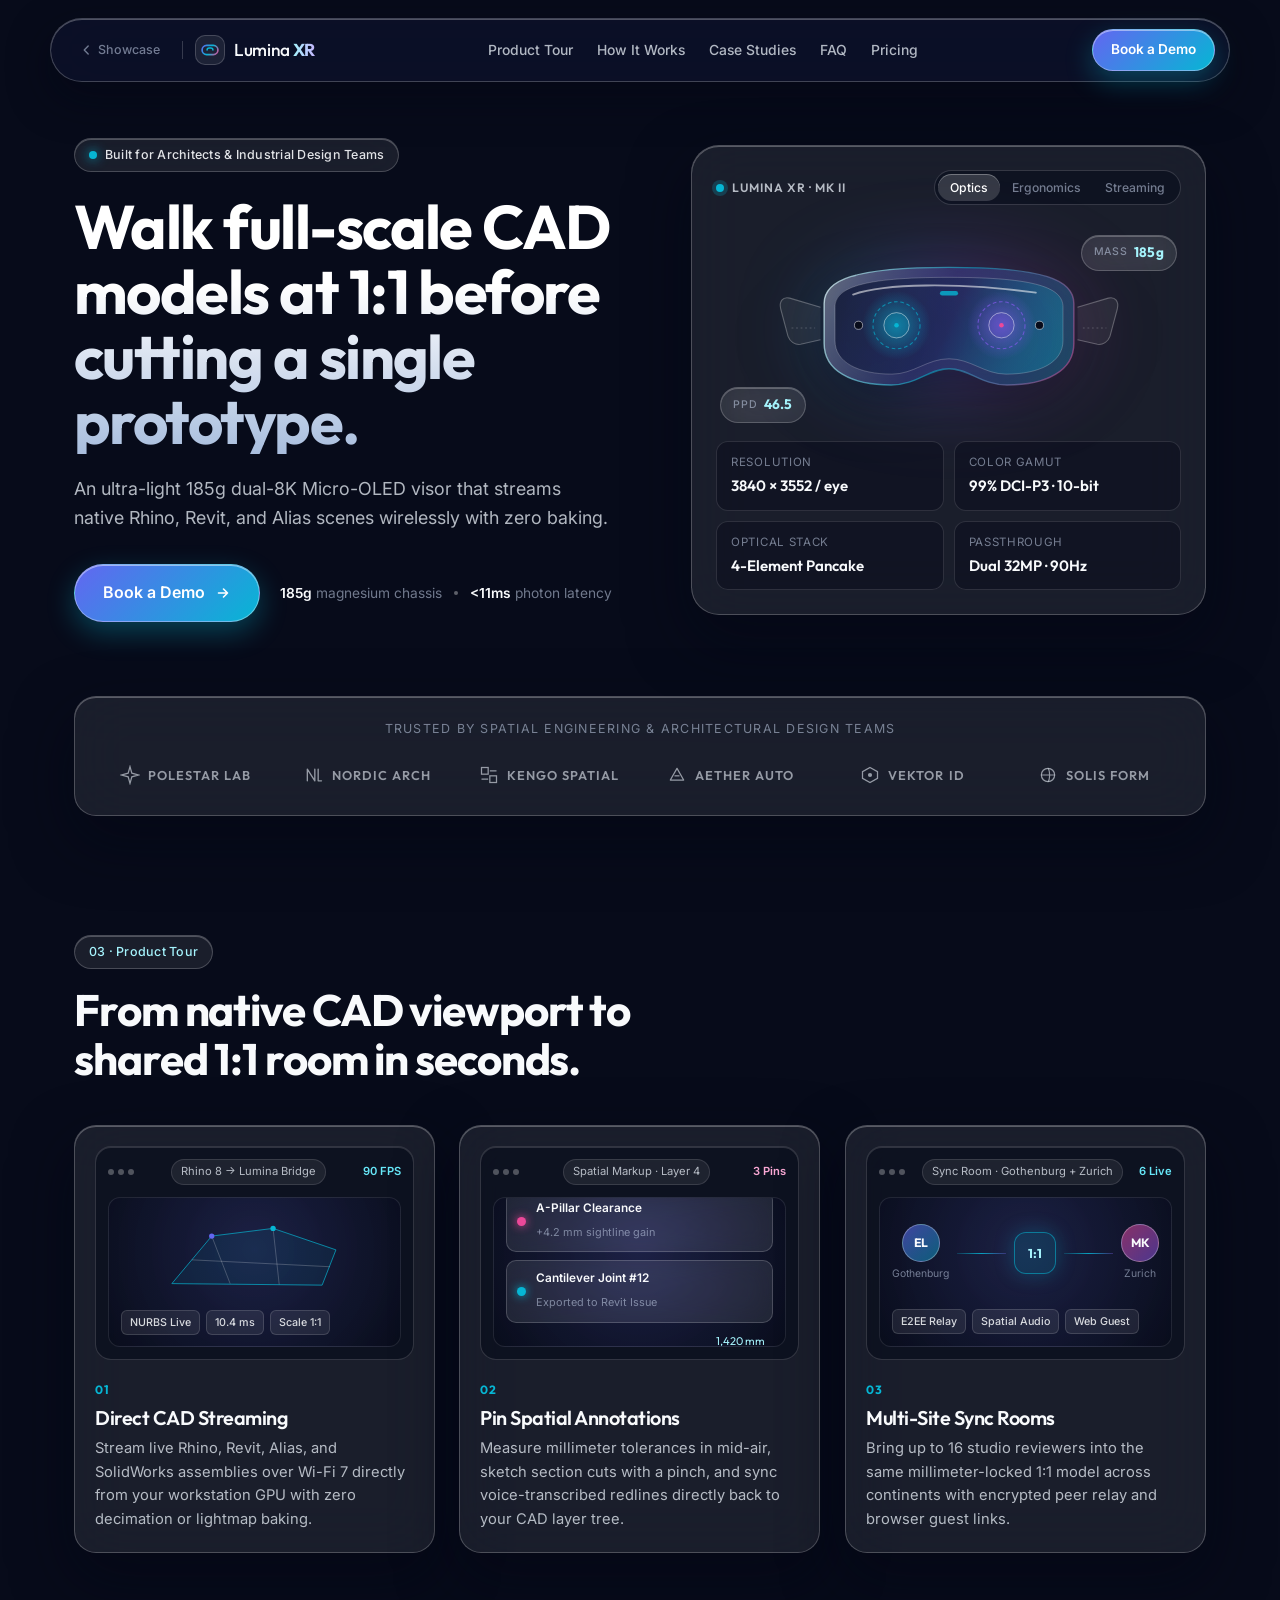
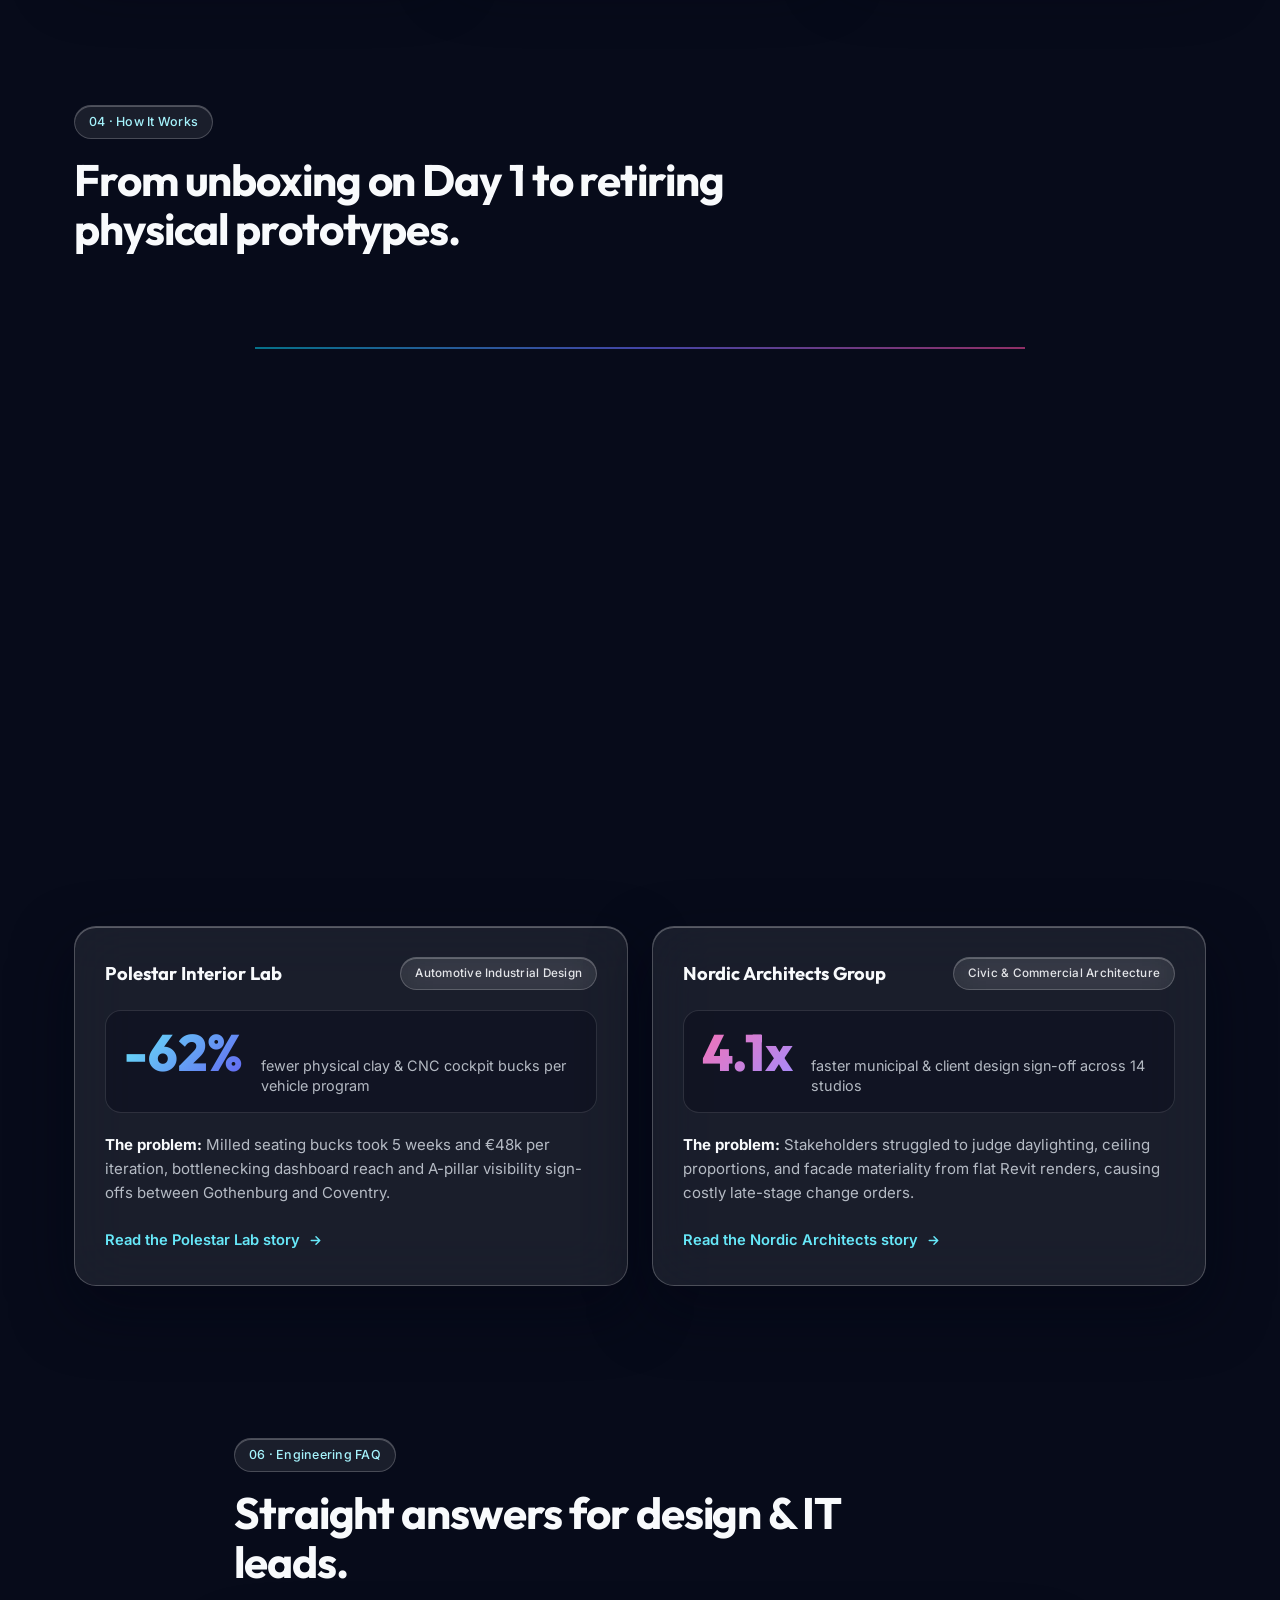
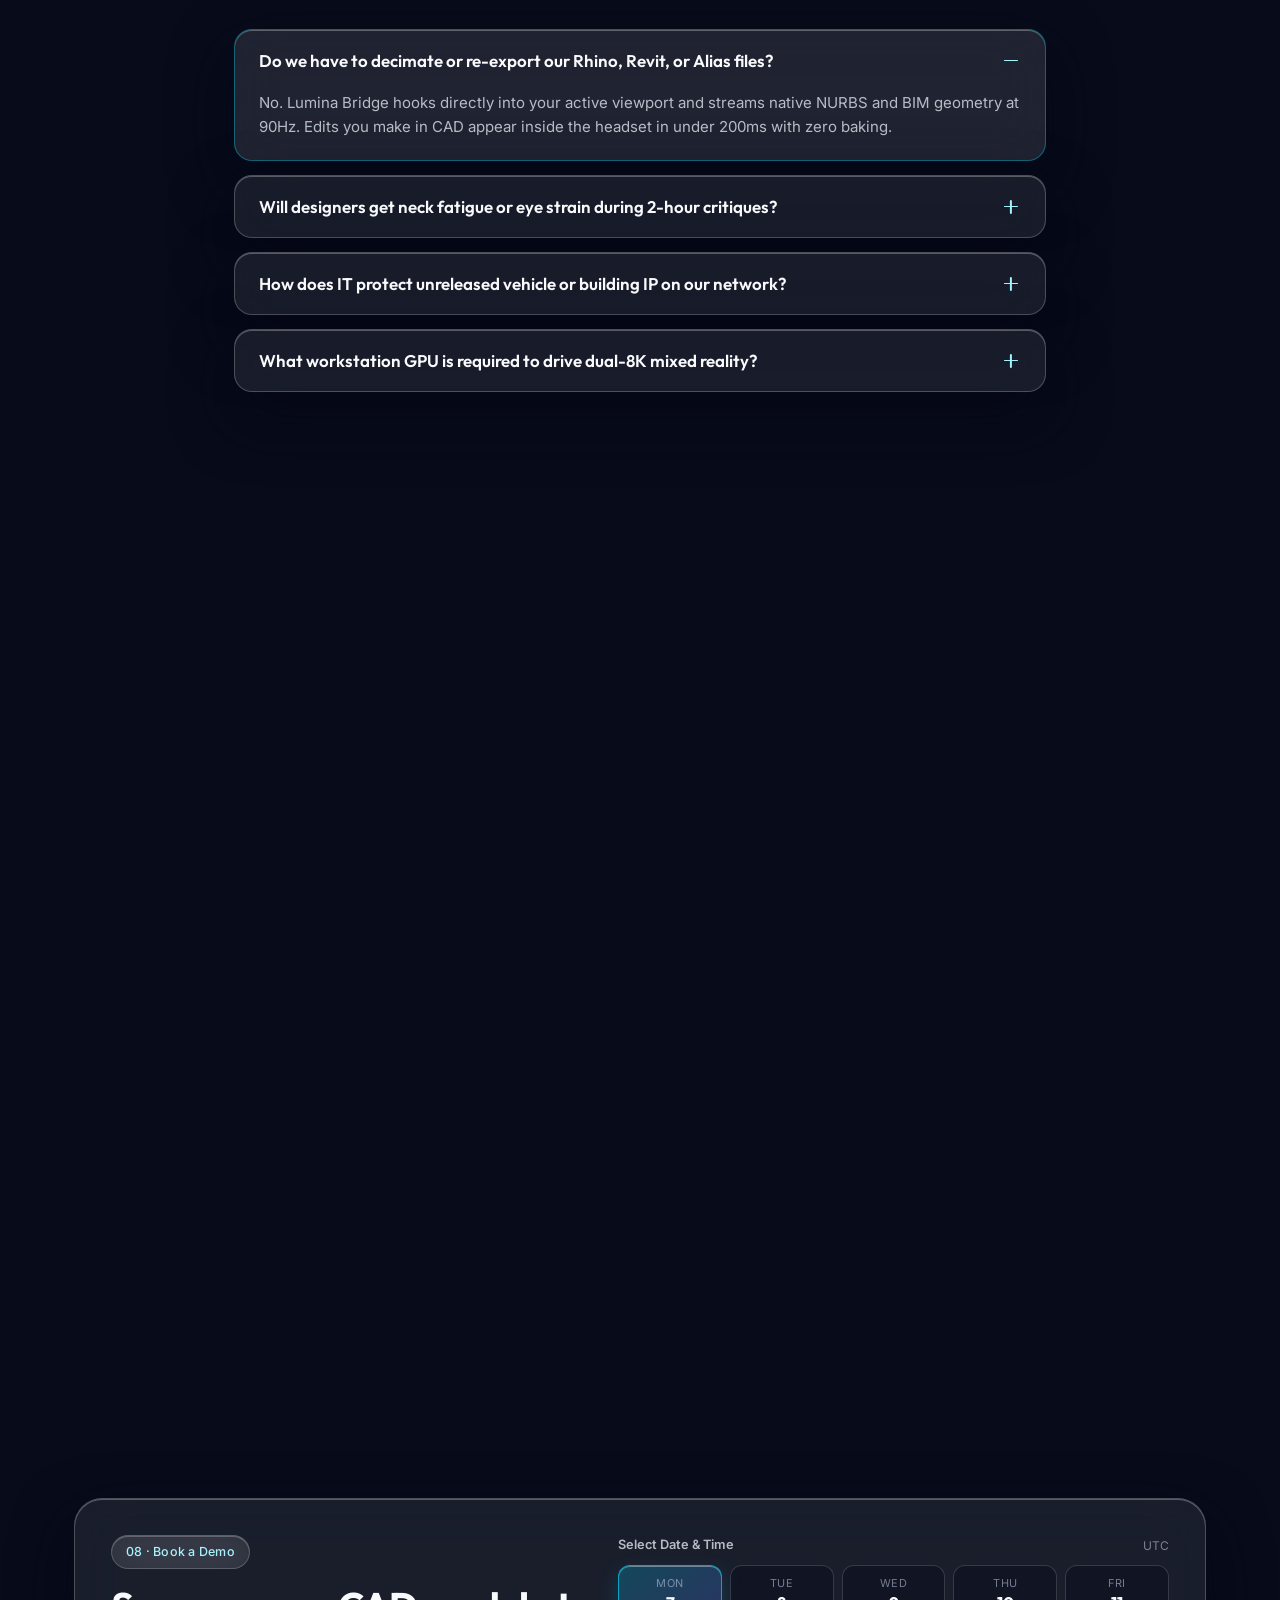
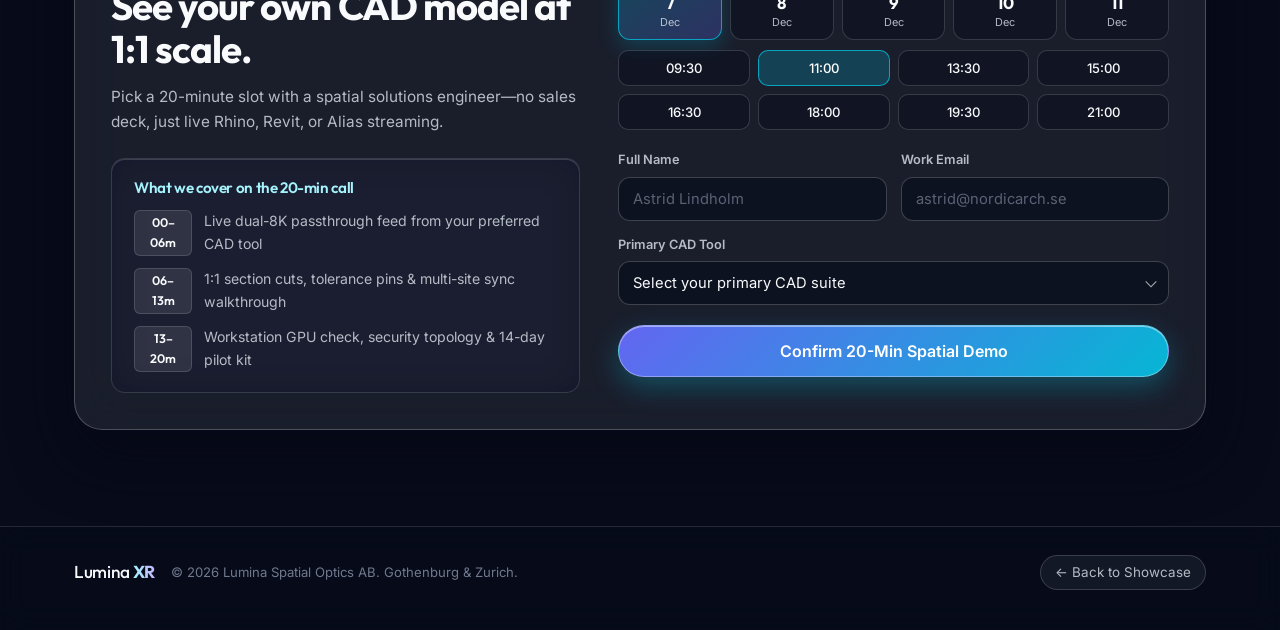
<file: sites/03-lumina-xr/index.html>
<!DOCTYPE html>
<html lang="en">
<head>
  <meta charset="UTF-8" />
  <meta name="viewport" content="width=device-width, initial-scale=1.0" />
  <title>Lumina XR — 185g 8K Micro-OLED Spatial Visor for Architects &amp; Industrial Design</title>
  <meta name="description" content="Walk full-scale 1:1 CAD models in 8K Micro-OLED mixed reality. 185g ultra-light spatial visor built for architects and industrial design teams." />
  <link rel="preconnect" href="https://fonts.googleapis.com" />
  <link rel="preconnect" href="https://fonts.gstatic.com" crossorigin />
  <link href="https://fonts.googleapis.com/css2?family=Inter:wght@400;500;600&family=Outfit:wght@500;600;700;800&display=swap" rel="stylesheet" />
  <link rel="stylesheet" href="styles.css" />
  <link rel="icon" type="image/svg+xml" href="../../assets/logo/favicon.svg?v=3" />
</head>
<body>
  <!-- Ambient Luminous Orbs Backdrop -->
  <div class="ambient-canvas" aria-hidden="true">
    <div class="orb orb-indigo"></div>
    <div class="orb orb-cyan"></div>
    <div class="orb orb-magenta"></div>
    <div class="orb orb-violet"></div>
    <div class="ambient-grid"></div>
  </div>

  <!-- Floating Frosted Pill Navbar -->
  <header class="navbar-wrap">
    <nav class="glass-pill navbar" aria-label="Primary Navigation">
      <div class="nav-left">
        <a href="../../index.html" class="back-link" aria-label="Back to Showcase">
          <svg width="14" height="14" viewBox="0 0 16 16" fill="none" aria-hidden="true">
            <path d="M10.5 3.5L6 8L10.5 12.5" stroke="currentColor" stroke-width="1.6" stroke-linecap="round" stroke-linejoin="round"/>
          </svg>
          <span>Showcase</span>
        </a>
        <span class="nav-divider" aria-hidden="true"></span>
        <a href="#hero" class="brand">
          <span class="brand-mark" aria-hidden="true">
            <svg width="20" height="20" viewBox="0 0 24 24" fill="none">
              <rect x="2.5" y="6.5" width="19" height="11" rx="5.5" stroke="url(#brandGrad)" stroke-width="2"/>
              <path d="M8.5 12C8.5 10.6 9.6 9.5 11 9.5H13C14.4 9.5 15.5 10.6 15.5 12" stroke="#06B6D4" stroke-width="1.8" stroke-linecap="round"/>
              <defs>
                <linearGradient id="brandGrad" x1="2" y1="6" x2="22" y2="18" gradientUnits="userSpaceOnUse">
                  <stop stop-color="#6366F1"/>
                  <stop offset="0.5" stop-color="#06B6D4"/>
                  <stop offset="1" stop-color="#EC4899"/>
                </linearGradient>
              </defs>
            </svg>
          </span>
          <span class="brand-name">Lumina <strong>XR</strong></span>
        </a>
      </div>

      <div class="nav-links" id="navLinks">
        <a href="#product-tour">Product Tour</a>
        <a href="#how-it-works">How It Works</a>
        <a href="#case-studies">Case Studies</a>
        <a href="#faq">FAQ</a>
        <a href="#pricing">Pricing</a>
      </div>

      <div class="nav-actions">
        <a href="#book-demo" class="btn btn-primary btn-sm">Book a Demo</a>
        <button class="mobile-menu-btn" id="mobileMenuBtn" aria-label="Toggle navigation menu" aria-expanded="false" aria-controls="mobileDrawer">
          <span></span><span></span>
        </button>
      </div>
    </nav>

    <!-- Mobile Drawer -->
    <div class="mobile-drawer glass-panel" id="mobileDrawer" hidden>
      <a href="#product-tour">Product Tour</a>
      <a href="#how-it-works">How It Works</a>
      <a href="#case-studies">Case Studies</a>
      <a href="#faq">FAQ</a>
      <a href="#pricing">Pricing</a>
      <a href="../../index.html" class="drawer-back">&larr; Back to Showcase</a>
      <a href="#book-demo" class="btn btn-primary">Book a Demo</a>
    </div>
  </header>

  <main>
    <!-- 01 HERO -->
    <section id="hero" class="section hero-section">
      <div class="container hero-grid">
        <div class="hero-copy">
          <div class="eyebrow-pill glass-chip">
            <span class="status-dot" aria-hidden="true"></span>
            <span>Built for Architects &amp; Industrial Design Teams</span>
          </div>
          <h1 class="hero-title">
            Walk full-scale CAD models at 1:1 before cutting a single prototype.
          </h1>
          <p class="hero-subtitle">
            An ultra-light 185g dual-8K Micro-OLED visor that streams native Rhino, Revit, and Alias scenes wirelessly with zero baking.
          </p>
          <div class="hero-cta-row">
            <a href="#book-demo" class="btn btn-primary btn-lg">
              <span>Book a Demo</span>
              <svg width="16" height="16" viewBox="0 0 16 16" fill="none" aria-hidden="true">
                <path d="M3.5 8H12.5M12.5 8L8.5 4M12.5 8L8.5 12" stroke="currentColor" stroke-width="1.6" stroke-linecap="round" stroke-linejoin="round"/>
              </svg>
            </a>
            <div class="hero-meta">
              <span><strong>185g</strong> magnesium chassis</span>
              <span class="dot-sep" aria-hidden="true"></span>
              <span><strong>&lt;11ms</strong> photon latency</span>
            </div>
          </div>
        </div>

        <!-- Interactive Liquid-Glass Optical Visor Spec Card -->
        <div class="hero-visual">
          <div class="visor-card glass-panel" id="visorCard" data-tilt>
            <div class="visor-glare" id="visorGlare" aria-hidden="true"></div>
            <div class="visor-card-header">
              <div class="visor-badge">
                <span class="pulse-ring" aria-hidden="true"></span>
                <span>LUMINA XR &middot; MK II</span>
              </div>
              <div class="spec-toggle" role="tablist" aria-label="Visor specifications">
                <button class="spec-tab active" role="tab" aria-selected="true" data-spec="optics">Optics</button>
                <button class="spec-tab" role="tab" aria-selected="false" data-spec="ergo">Ergonomics</button>
                <button class="spec-tab" role="tab" aria-selected="false" data-spec="stream">Streaming</button>
              </div>
            </div>

            <!-- Optical Visor Schematic Illustration -->
            <div class="visor-stage">
              <div class="visor-aura" aria-hidden="true"></div>
              <svg class="visor-svg" viewBox="0 0 420 210" fill="none" xmlns="http://www.w3.org/2000/svg" role="img" aria-label="Lumina XR 185g 8K Micro-OLED Spatial Visor schematic">
                <defs>
                  <linearGradient id="visorShell" x1="55" y1="30" x2="365" y2="175" gradientUnits="userSpaceOnUse">
                    <stop offset="0%" stop-color="rgba(255,255,255,0.38)"/>
                    <stop offset="45%" stop-color="rgba(99,102,241,0.22)"/>
                    <stop offset="100%" stop-color="rgba(6,182,212,0.32)"/>
                  </linearGradient>
                  <linearGradient id="visorGlass" x1="80" y1="45" x2="340" y2="160" gradientUnits="userSpaceOnUse">
                    <stop offset="0%" stop-color="rgba(15,23,52,0.88)"/>
                    <stop offset="50%" stop-color="rgba(30,41,89,0.62)"/>
                    <stop offset="100%" stop-color="rgba(6,182,212,0.28)"/>
                  </linearGradient>
                  <linearGradient id="rimHighlight" x1="60" y1="35" x2="360" y2="165" gradientUnits="userSpaceOnUse">
                    <stop offset="0%" stop-color="rgba(255,255,255,0.75)"/>
                    <stop offset="50%" stop-color="rgba(6,182,212,0.55)"/>
                    <stop offset="100%" stop-color="rgba(236,72,153,0.55)"/>
                  </linearGradient>
                  <radialGradient id="lensGlowL" cx="50%" cy="50%" r="50%">
                    <stop offset="0%" stop-color="rgba(6,182,212,0.55)"/>
                    <stop offset="100%" stop-color="rgba(6,182,212,0)"/>
                  </radialGradient>
                  <radialGradient id="lensGlowR" cx="50%" cy="50%" r="50%">
                    <stop offset="0%" stop-color="rgba(139,92,246,0.55)"/>
                    <stop offset="100%" stop-color="rgba(139,92,246,0)"/>
                  </radialGradient>
                </defs>

                <!-- Subtle spatial measurement ticks -->
                <line x1="36" y1="105" x2="62" y2="105" stroke="rgba(255,255,255,0.22)" stroke-dasharray="2 3"/>
                <line x1="358" y1="105" x2="384" y2="105" stroke="rgba(255,255,255,0.22)" stroke-dasharray="2 3"/>

                <!-- Temple Arms -->
                <path d="M68 82L34 72C26 70 22 76 24 84L32 114C34 120 40 124 46 123L68 118" fill="rgba(255,255,255,0.06)" stroke="rgba(255,255,255,0.28)" stroke-width="1.2"/>
                <path d="M352 82L386 72C394 70 398 76 396 84L388 114C386 120 380 124 374 123L352 118" fill="rgba(255,255,255,0.06)" stroke="rgba(255,255,255,0.28)" stroke-width="1.2"/>

                <!-- Outer Visor Frame -->
                <path d="M72 78C72 52 104 38 210 38C316 38 348 52 348 78V122C348 152 318 168 274 168C246 168 232 150 210 150C188 150 174 168 146 168C102 168 72 152 72 122V78Z" fill="url(#visorShell)" stroke="url(#rimHighlight)" stroke-width="1.6"/>

                <!-- Inner Optical Glass Shield -->
                <path d="M84 82C84 61 112 49 210 49C308 49 336 61 336 82V119C336 143 310 156 273 156C249 156 234 139 210 139C186 139 171 156 147 156C110 156 84 143 84 119V82Z" fill="url(#visorGlass)" stroke="rgba(255,255,255,0.24)" stroke-width="1"/>

                <!-- Dual Micro-OLED Optical Stacks -->
                <circle cx="152" cy="102" r="38" fill="url(#lensGlowL)"/>
                <circle cx="268" cy="102" r="38" fill="url(#lensGlowR)"/>
                <circle cx="152" cy="102" r="26" stroke="rgba(6,182,212,0.65)" stroke-width="1.2" stroke-dasharray="4 3"/>
                <circle cx="268" cy="102" r="26" stroke="rgba(139,92,246,0.65)" stroke-width="1.2" stroke-dasharray="4 3"/>
                <circle cx="152" cy="102" r="14" fill="rgba(6,182,212,0.16)" stroke="rgba(255,255,255,0.5)" stroke-width="1"/>
                <circle cx="268" cy="102" r="14" fill="rgba(139,92,246,0.16)" stroke="rgba(255,255,255,0.5)" stroke-width="1"/>

                <!-- Specular Reflection Arc -->
                <path d="M104 68C138 56 218 54 306 66" stroke="rgba(255,255,255,0.55)" stroke-width="2" stroke-linecap="round"/>

                <!-- Passthrough Cameras & LiDAR -->
                <circle cx="110" cy="102" r="4.5" fill="#070B1A" stroke="rgba(255,255,255,0.55)" stroke-width="1"/>
                <circle cx="310" cy="102" r="4.5" fill="#070B1A" stroke="rgba(255,255,255,0.55)" stroke-width="1"/>
                <rect x="200" y="64" width="20" height="5" rx="2.5" fill="rgba(6,182,212,0.8)"/>

                <!-- Callout Dots -->
                <circle cx="152" cy="102" r="2.5" fill="#06B6D4"/>
                <circle cx="268" cy="102" r="2.5" fill="#EC4899"/>
              </svg>
              <div class="visor-floating-tag tag-left glass-chip">
                <span class="tag-label">PPD</span>
                <span class="tag-val" id="visorTagLeft">46.5</span>
              </div>
              <div class="visor-floating-tag tag-right glass-chip">
                <span class="tag-label">MASS</span>
                <span class="tag-val" id="visorTagRight">185g</span>
              </div>
            </div>

            <!-- Dynamic Spec Readout -->
            <div class="visor-specs-grid" id="visorSpecsGrid" aria-live="polite">
              <div class="spec-cell">
                <span class="spec-k">Resolution</span>
                <span class="spec-v">3840 &times; 3552 / eye</span>
              </div>
              <div class="spec-cell">
                <span class="spec-k">Color Gamut</span>
                <span class="spec-v">99% DCI-P3 &middot; 10-bit</span>
              </div>
              <div class="spec-cell">
                <span class="spec-k">Optical Stack</span>
                <span class="spec-v">4-Element Pancake</span>
              </div>
              <div class="spec-cell">
                <span class="spec-k">Passthrough</span>
                <span class="spec-v">Dual 32MP &middot; 90Hz</span>
              </div>
            </div>
          </div>
        </div>
      </div>
    </section>

    <!-- 02 PROOF BAR -->
    <section id="proof-bar" class="section proof-section" aria-label="Trusted enterprise studios">
      <div class="container">
        <div class="proof-bar glass-panel">
          <p class="proof-label">Trusted by spatial engineering &amp; architectural design teams</p>
          <div class="logo-grid">
            <div class="studio-logo" aria-label="Polestar Interior Lab">
              <svg width="20" height="20" viewBox="0 0 24 24" fill="none" aria-hidden="true">
                <path d="M12 2L14.2 9.8L22 12L14.2 14.2L12 22L9.8 14.2L2 12L9.8 9.8L12 2Z" stroke="currentColor" stroke-width="1.5"/>
              </svg>
              <span>POLESTAR LAB</span>
            </div>
            <div class="studio-logo" aria-label="Nordic Architects Group">
              <svg width="20" height="20" viewBox="0 0 24 24" fill="none" aria-hidden="true">
                <path d="M4 19V5L13 19V5M17 5V19H21" stroke="currentColor" stroke-width="1.6" stroke-linecap="round" stroke-linejoin="round"/>
              </svg>
              <span>NORDIC ARCH</span>
            </div>
            <div class="studio-logo" aria-label="Kengo Spatial">
              <svg width="20" height="20" viewBox="0 0 24 24" fill="none" aria-hidden="true">
                <rect x="3" y="3" width="8" height="8" stroke="currentColor" stroke-width="1.5"/>
                <rect x="13" y="13" width="8" height="8" stroke="currentColor" stroke-width="1.5"/>
                <path d="M13 7H21M3 17H11" stroke="currentColor" stroke-width="1.5"/>
              </svg>
              <span>KENGO SPATIAL</span>
            </div>
            <div class="studio-logo" aria-label="Aether Mobility">
              <svg width="20" height="20" viewBox="0 0 24 24" fill="none" aria-hidden="true">
                <path d="M4 18L12 4L20 18H4Z" stroke="currentColor" stroke-width="1.5" stroke-linejoin="round"/>
                <path d="M9 13H15" stroke="currentColor" stroke-width="1.5"/>
              </svg>
              <span>AETHER AUTO</span>
            </div>
            <div class="studio-logo" aria-label="Vektor Industrial">
              <svg width="20" height="20" viewBox="0 0 24 24" fill="none" aria-hidden="true">
                <polygon points="12,3 21,8 21,16 12,21 3,16 3,8" stroke="currentColor" stroke-width="1.5" fill="none"/>
                <circle cx="12" cy="12" r="2.5" fill="currentColor"/>
              </svg>
              <span>VEKTOR ID</span>
            </div>
            <div class="studio-logo" aria-label="Solis Structures">
              <svg width="20" height="20" viewBox="0 0 24 24" fill="none" aria-hidden="true">
                <circle cx="12" cy="12" r="8" stroke="currentColor" stroke-width="1.5"/>
                <path d="M4 12H20M12 4C14.5 6.5 14.5 17.5 12 20" stroke="currentColor" stroke-width="1.4"/>
              </svg>
              <span>SOLIS FORM</span>
            </div>
          </div>
        </div>
      </div>
    </section>

    <!-- 03 PRODUCT TOUR -->
    <section id="product-tour" class="section">
      <div class="container">
        <div class="section-header">
          <span class="section-tag glass-chip">03 &middot; Product Tour</span>
          <h2 class="section-title">From native CAD viewport to shared 1:1 room in seconds.</h2>
        </div>

        <div class="tour-grid">
          <!-- Step 1: Direct CAD Streaming -->
          <article class="tour-card glass-panel">
            <div class="tour-mockup">
              <div class="mock-topbar">
                <span class="mock-dots"><i></i><i></i><i></i></span>
                <span class="mock-pill">Rhino 8 &rarr; Lumina Bridge</span>
                <span class="mock-live">90 FPS</span>
              </div>
              <div class="mock-viewport">
                <div class="wireframe-arch" aria-hidden="true">
                  <svg viewBox="0 0 260 120" fill="none">
                    <path d="M22 96L74 34L154 24L236 52L218 98L22 96Z" stroke="rgba(6,182,212,0.75)" stroke-width="1.2" fill="rgba(6,182,212,0.08)"/>
                    <path d="M74 34L98 96M154 24L162 97M48 65L228 74" stroke="rgba(255,255,255,0.28)" stroke-width="1"/>
                    <circle cx="154" cy="24" r="3.5" fill="#06B6D4"/>
                    <circle cx="74" cy="34" r="3.5" fill="#6366F1"/>
                  </svg>
                </div>
                <div class="mock-hud-row">
                  <span class="hud-chip">NURBS Live</span>
                  <span class="hud-chip">10.4 ms</span>
                  <span class="hud-chip">Scale 1:1</span>
                </div>
              </div>
            </div>
            <div class="tour-body">
              <span class="step-num">01</span>
              <h3>Direct CAD Streaming</h3>
              <p>Stream live Rhino, Revit, Alias, and SolidWorks assemblies over Wi-Fi 7 directly from your workstation GPU with zero decimation or lightmap baking.</p>
            </div>
          </article>

          <!-- Step 2: Pin Spatial Annotations -->
          <article class="tour-card glass-panel">
            <div class="tour-mockup">
              <div class="mock-topbar">
                <span class="mock-dots"><i></i><i></i><i></i></span>
                <span class="mock-pill">Spatial Markup &middot; Layer 4</span>
                <span class="mock-badge-pink">3 Pins</span>
              </div>
              <div class="mock-viewport mock-annotations">
                <div class="pin-card pin-1">
                  <span class="pin-dot"></span>
                  <div>
                    <strong>A-Pillar Clearance</strong>
                    <span>+4.2 mm sightline gain</span>
                  </div>
                </div>
                <div class="pin-card pin-2">
                  <span class="pin-dot pin-cyan"></span>
                  <div>
                    <strong>Cantilever Joint #12</strong>
                    <span>Exported to Revit Issue</span>
                  </div>
                </div>
                <div class="mock-ruler" aria-hidden="true">
                  <span>1,420 mm</span>
                </div>
              </div>
            </div>
            <div class="tour-body">
              <span class="step-num">02</span>
              <h3>Pin Spatial Annotations</h3>
              <p>Measure millimeter tolerances in mid-air, sketch section cuts with a pinch, and sync voice-transcribed redlines directly back to your CAD layer tree.</p>
            </div>
          </article>

          <!-- Step 3: Multi-Site Sync Rooms -->
          <article class="tour-card glass-panel">
            <div class="tour-mockup">
              <div class="mock-topbar">
                <span class="mock-dots"><i></i><i></i><i></i></span>
                <span class="mock-pill">Sync Room &middot; Gothenburg + Zurich</span>
                <span class="mock-live">6 Live</span>
              </div>
              <div class="mock-viewport mock-sync">
                <div class="sync-nodes">
                  <div class="sync-avatar av-1"><span>EL</span><small>Gothenburg</small></div>
                  <div class="sync-line" aria-hidden="true"></div>
                  <div class="sync-core">1:1</div>
                  <div class="sync-line" aria-hidden="true"></div>
                  <div class="sync-avatar av-2"><span>MK</span><small>Zurich</small></div>
                </div>
                <div class="mock-hud-row">
                  <span class="hud-chip">E2EE Relay</span>
                  <span class="hud-chip">Spatial Audio</span>
                  <span class="hud-chip">Web Guest</span>
                </div>
              </div>
            </div>
            <div class="tour-body">
              <span class="step-num">03</span>
              <h3>Multi-Site Sync Rooms</h3>
              <p>Bring up to 16 studio reviewers into the same millimeter-locked 1:1 model across continents with encrypted peer relay and browser guest links.</p>
            </div>
          </article>
        </div>
      </div>
    </section>

    <!-- 04 HOW IT WORKS -->
    <section id="how-it-works" class="section">
      <div class="container">
        <div class="section-header">
          <span class="section-tag glass-chip">04 &middot; How It Works</span>
          <h2 class="section-title">From unboxing on Day 1 to retiring physical prototypes.</h2>
        </div>

        <div class="steps-track">
          <div class="steps-connector" aria-hidden="true"></div>

          <div class="step-card glass-panel">
            <div class="step-badge">Day 1</div>
            <div class="step-icon" aria-hidden="true">
              <svg width="24" height="24" viewBox="0 0 24 24" fill="none">
                <path d="M12 3L20 7.5V16.5L12 21L4 16.5V7.5L12 3Z" stroke="#06B6D4" stroke-width="1.6"/>
                <path d="M12 12L20 7.5M12 12V21M12 12L4 7.5" stroke="#06B6D4" stroke-width="1.4"/>
              </svg>
            </div>
            <h3>Unbox &amp; Pair in 4 Minutes</h3>
            <p>Install the lightweight Lumina Bridge plugin on your Windows or Linux CAD workstation and pair via the included Wi-Fi 7 puck.</p>
          </div>

          <div class="step-card glass-panel">
            <div class="step-badge">Week 1</div>
            <div class="step-icon" aria-hidden="true">
              <svg width="24" height="24" viewBox="0 0 24 24" fill="none">
                <circle cx="12" cy="12" r="8" stroke="#6366F1" stroke-width="1.6"/>
                <path d="M9.5 12L11.5 14L15 10" stroke="#6366F1" stroke-width="1.7" stroke-linecap="round" stroke-linejoin="round"/>
              </svg>
            </div>
            <h3>Run Live 1:1 Critiques</h3>
            <p>Click "Send to Visor" inside Rhino, Revit, or Alias to inspect ergonomics, sightlines, and surface reflections in real-time passthrough.</p>
          </div>

          <div class="step-card glass-panel">
            <div class="step-badge">Month 1</div>
            <div class="step-icon" aria-hidden="true">
              <svg width="24" height="24" viewBox="0 0 24 24" fill="none">
                <path d="M4 17L10 11L14 15L20 7" stroke="#EC4899" stroke-width="1.7" stroke-linecap="round" stroke-linejoin="round"/>
                <path d="M15 7H20V12" stroke="#EC4899" stroke-width="1.7" stroke-linecap="round" stroke-linejoin="round"/>
              </svg>
            </div>
            <h3>Cut Physical Bucks by Half</h3>
            <p>Approve final geometry digitally with engineering and leadership before committing CNC foam, clay, or architectural scale models.</p>
          </div>
        </div>
      </div>
    </section>

    <!-- 05 CASE STUDIES -->
    <section id="case-studies" class="section">
      <div class="container">
        <div class="section-header">
          <span class="section-tag glass-chip">05 &middot; Case Studies</span>
          <h2 class="section-title">Measured impact inside real design studios.</h2>
        </div>

        <div class="cases-grid">
          <article class="case-card glass-panel">
            <div class="case-top">
              <span class="case-customer">Polestar Interior Lab</span>
              <span class="case-industry glass-chip">Automotive Industrial Design</span>
            </div>
            <div class="case-metric-row">
              <span class="case-metric metric-cyan">-62%</span>
              <span class="case-metric-label">fewer physical clay &amp; CNC cockpit bucks per vehicle program</span>
            </div>
            <p class="case-problem">
              <strong>The problem:</strong> Milled seating bucks took 5 weeks and &euro;48k per iteration, bottlenecking dashboard reach and A-pillar visibility sign-offs between Gothenburg and Coventry.
            </p>
            <button type="button" class="case-link" data-case="polestar">
              <span>Read the Polestar Lab story</span>
              <svg width="15" height="15" viewBox="0 0 16 16" fill="none" aria-hidden="true">
                <path d="M3.5 8H12.5M12.5 8L8.5 4M12.5 8L8.5 12" stroke="currentColor" stroke-width="1.6" stroke-linecap="round" stroke-linejoin="round"/>
              </svg>
            </button>
          </article>

          <article class="case-card glass-panel">
            <div class="case-top">
              <span class="case-customer">Nordic Architects Group</span>
              <span class="case-industry glass-chip">Civic &amp; Commercial Architecture</span>
            </div>
            <div class="case-metric-row">
              <span class="case-metric metric-violet">4.1x</span>
              <span class="case-metric-label">faster municipal &amp; client design sign-off across 14 studios</span>
            </div>
            <p class="case-problem">
              <strong>The problem:</strong> Stakeholders struggled to judge daylighting, ceiling proportions, and facade materiality from flat Revit renders, causing costly late-stage change orders.
            </p>
            <button type="button" class="case-link" data-case="nordic">
              <span>Read the Nordic Architects story</span>
              <svg width="15" height="15" viewBox="0 0 16 16" fill="none" aria-hidden="true">
                <path d="M3.5 8H12.5M12.5 8L8.5 4M12.5 8L8.5 12" stroke="currentColor" stroke-width="1.6" stroke-linecap="round" stroke-linejoin="round"/>
              </svg>
            </button>
          </article>
        </div>
      </div>
    </section>

    <!-- 06 OBJECTIONS / FAQ -->
    <section id="faq" class="section">
      <div class="container faq-container">
        <div class="section-header">
          <span class="section-tag glass-chip">06 &middot; Engineering FAQ</span>
          <h2 class="section-title">Straight answers for design &amp; IT leads.</h2>
        </div>

        <div class="faq-list" id="faqList">
          <div class="faq-item glass-panel">
            <button class="faq-trigger" aria-expanded="true" aria-controls="faq-panel-1" id="faq-btn-1">
              <span>Do we have to decimate or re-export our Rhino, Revit, or Alias files?</span>
              <span class="faq-icon" aria-hidden="true"></span>
            </button>
            <div class="faq-panel" id="faq-panel-1" role="region" aria-labelledby="faq-btn-1">
              <p>No. Lumina Bridge hooks directly into your active viewport and streams native NURBS and BIM geometry at 90Hz. Edits you make in CAD appear inside the headset in under 200ms with zero baking.</p>
            </div>
          </div>

          <div class="faq-item glass-panel">
            <button class="faq-trigger" aria-expanded="false" aria-controls="faq-panel-2" id="faq-btn-2">
              <span>Will designers get neck fatigue or eye strain during 2-hour critiques?</span>
              <span class="faq-icon" aria-hidden="true"></span>
            </button>
            <div class="faq-panel" id="faq-panel-2" role="region" aria-labelledby="faq-btn-2" hidden>
              <p>At 185g with a rear-tethered compute puck, Lumina XR sits lighter than over-ear studio headphones. Custom 46.5 PPD Micro-OLED optics and 90Hz low-persistence passthrough eliminate screen-door shimmer.</p>
            </div>
          </div>

          <div class="faq-item glass-panel">
            <button class="faq-trigger" aria-expanded="false" aria-controls="faq-panel-3" id="faq-btn-3">
              <span>How does IT protect unreleased vehicle or building IP on our network?</span>
              <span class="faq-icon" aria-hidden="true"></span>
            </button>
            <div class="faq-panel" id="faq-panel-3" role="region" aria-labelledby="faq-btn-3" hidden>
              <p>Geometry never leaves your workstation—only encrypted video frames stream to the visor over local Wi-Fi 7 or USB-C. Enterprise plans support air-gapped LAN operation and self-hosted sync relays.</p>
            </div>
          </div>

          <div class="faq-item glass-panel">
            <button class="faq-trigger" aria-expanded="false" aria-controls="faq-panel-4" id="faq-btn-4">
              <span>What workstation GPU is required to drive dual-8K mixed reality?</span>
              <span class="faq-icon" aria-hidden="true"></span>
            </button>
            <div class="faq-panel" id="faq-panel-4" role="region" aria-labelledby="faq-btn-4" hidden>
              <p>Dynamic eye-tracked foveated rendering cuts GPU load by 58%, so an NVIDIA RTX 4070 or RTX A4000 runs full-scale assemblies smoothly. Larger multi-million-polygon BIM scenes scale cleanly on RTX 4090 or Ada 6000.</p>
            </div>
          </div>

          <div class="faq-item glass-panel">
            <button class="faq-trigger" aria-expanded="false" aria-controls="faq-panel-5" id="faq-btn-5">
              <span>Can external clients join a Sync Room without owning a Lumina XR?</span>
              <span class="faq-icon" aria-hidden="true"></span>
            </button>
            <div class="faq-panel" id="faq-panel-5" role="region" aria-labelledby="faq-btn-5" hidden>
              <p>Yes. Every Sync Room generates a zero-install WebRTC link so clients can follow your live perspective on any laptop or iPad, drop pinned comments, and sign off in real time.</p>
            </div>
          </div>
        </div>
      </div>
    </section>

    <!-- 07 PRICING -->
    <section id="pricing" class="section">
      <div class="container">
        <div class="section-header">
          <span class="section-tag glass-chip">07 &middot; Pricing</span>
          <h2 class="section-title">Transparent hardware &amp; studio licensing.</h2>
        </div>

        <div class="pricing-grid">
          <!-- Creator -->
          <article class="price-card glass-panel">
            <div class="price-head">
              <h3>Creator</h3>
              <p class="price-desc">For independent architects &amp; solo industrial designers.</p>
            </div>
            <div class="price-amount">
              <span class="price-val">$1,899</span>
              <span class="price-unit">one-time &middot; 1 visor</span>
            </div>
            <ul class="price-features">
              <li>1&times; Lumina XR 185g 8K Visor + Wi-Fi 7 Puck</li>
              <li>Lumina Bridge for Rhino, Revit, Alias &amp; Blender</li>
              <li>Spatial Markup &amp; millimeter tape tools</li>
              <li>1-year hardware warranty &amp; firmware updates</li>
            </ul>
            <a href="#book-demo" class="btn btn-glass" data-plan="Creator ($1,899)">Request Creator Demo</a>
          </article>

          <!-- Studio Kit (Highlighted with Cyan Specular Border) -->
          <article class="price-card glass-panel price-featured">
            <div class="featured-badge">Most Popular &middot; Studio Ready</div>
            <div class="price-head">
              <h3>Studio Kit</h3>
              <p class="price-desc">For multidisciplinary design teams running weekly 1:1 reviews.</p>
            </div>
            <div class="price-amount">
              <span class="price-val">$4,990</span>
              <span class="price-unit">3 visors + team sync</span>
            </div>
            <ul class="price-features">
              <li>3&times; Lumina XR Visors + hard-shell charging case</li>
              <li>Unlimited Multi-Site Sync Rooms (up to 16 seats)</li>
              <li>Browser guest links &amp; CAD redline sync</li>
              <li>Custom prescription lens inserts + priority swap</li>
            </ul>
            <a href="#book-demo" class="btn btn-primary" data-plan="Studio Kit ($4,990)">Book Studio Kit Demo</a>
          </article>

          <!-- Enterprise -->
          <article class="price-card glass-panel">
            <div class="price-head">
              <h3>Enterprise</h3>
              <p class="price-desc">For automotive OEMs, aerospace, and global architecture firms.</p>
            </div>
            <div class="price-amount">
              <span class="price-val">Custom</span>
              <span class="price-unit">10+ visors &middot; annual SLA</span>
            </div>
            <ul class="price-features">
              <li>Volume fleet provisioning &amp; MDM controls</li>
              <li>Air-gapped LAN mode &amp; on-prem Sync Relay</li>
              <li>SSO / SCIM + SOC 2 Type II compliance pack</li>
              <li>Dedicated spatial pipeline engineer &amp; onboarding</li>
            </ul>
            <a href="#book-demo" class="btn btn-glass" data-plan="Enterprise (Custom)">Talk to Enterprise Sales</a>
          </article>
        </div>
      </div>
    </section>

    <!-- 08 BOOK A DEMO -->
    <section id="book-demo" class="section demo-section">
      <div class="container">
        <div class="demo-shell glass-panel">
          <div class="demo-left">
            <span class="section-tag glass-chip">08 &middot; Book a Demo</span>
            <h2 class="demo-title">See your own CAD model at 1:1 scale.</h2>
            <p class="demo-lead">Pick a 20-minute slot with a spatial solutions engineer—no sales deck, just live Rhino, Revit, or Alias streaming.</p>

            <div class="agenda-box glass-subpanel">
              <h3>What we cover on the 20-min call</h3>
              <ul class="agenda-list">
                <li>
                  <span class="agenda-time">00–06m</span>
                  <span>Live dual-8K passthrough feed from your preferred CAD tool</span>
                </li>
                <li>
                  <span class="agenda-time">06–13m</span>
                  <span>1:1 section cuts, tolerance pins &amp; multi-site sync walkthrough</span>
                </li>
                <li>
                  <span class="agenda-time">13–20m</span>
                  <span>Workstation GPU check, security topology &amp; 14-day pilot kit</span>
                </li>
              </ul>
            </div>
          </div>

          <div class="demo-right">
            <form id="demoForm" class="demo-form" novalidate>
              <!-- Interactive Clickable Frosted Calendar Date & Time Picker -->
              <div class="picker-block">
                <div class="picker-header">
                  <span class="field-label">Select Date &amp; Time</span>
                  <span class="picker-tz" id="pickerTz">Local Time</span>
                </div>
                <div class="date-strip" id="dateStrip" role="radiogroup" aria-label="Choose demo date"></div>
                <div class="time-grid" id="timeGrid" role="radiogroup" aria-label="Choose demo time"></div>
              </div>

              <!-- 3 Fields Max: Full Name, Work Email, Primary CAD Tool -->
              <div class="form-fields">
                <div class="field">
                  <label for="fullName" class="field-label">Full Name</label>
                  <input type="text" id="fullName" name="fullName" placeholder="Astrid Lindholm" required autocomplete="name" />
                </div>

                <div class="field">
                  <label for="workEmail" class="field-label">Work Email</label>
                  <input type="email" id="workEmail" name="workEmail" placeholder="astrid@nordicarch.se" required autocomplete="email" />
                </div>

                <div class="field">
                  <label for="cadTool" class="field-label">Primary CAD Tool</label>
                  <div class="select-wrap">
                    <select id="cadTool" name="cadTool" required>
                      <option value="" disabled selected>Select your primary CAD suite</option>
                      <option value="Rhino 8 / Grasshopper">Rhino 8 / Grasshopper</option>
                      <option value="Autodesk Revit">Autodesk Revit</option>
                      <option value="Autodesk Alias">Autodesk Alias</option>
                      <option value="SolidWorks / CATIA">SolidWorks / CATIA</option>
                      <option value="Blender / Unreal Engine">Blender / Unreal Engine</option>
                    </select>
                  </div>
                </div>
              </div>

              <p class="form-error" id="formError" role="alert" hidden></p>

              <button type="submit" class="btn btn-primary btn-lg btn-full">
                <span>Confirm 20-Min Spatial Demo</span>
              </button>
            </form>

            <!-- Confirmation State -->
            <div id="demoConfirmation" class="demo-confirm glass-subpanel" hidden aria-live="polite">
              <div class="confirm-icon" aria-hidden="true">
                <svg width="28" height="28" viewBox="0 0 24 24" fill="none">
                  <path d="M5 13L9 17L19 7" stroke="#06B6D4" stroke-width="2.2" stroke-linecap="round" stroke-linejoin="round"/>
                </svg>
              </div>
              <h3>Your spatial demo is locked in.</h3>
              <p class="confirm-sub">Calendar invite and WebRTC preview link sent to <strong id="confEmail"></strong>.</p>
              <div class="confirm-details">
                <div><span>Attendee</span><strong id="confName"></strong></div>
                <div><span>Date &amp; Time</span><strong id="confSlot"></strong></div>
                <div><span>CAD Pipeline</span><strong id="confCad"></strong></div>
              </div>
              <button type="button" id="resetDemoBtn" class="btn btn-glass btn-sm">Schedule another slot</button>
            </div>
          </div>
        </div>
      </div>
    </section>
  </main>

  <footer class="site-footer">
    <div class="container footer-inner">
      <div class="footer-brand">
        <span class="brand-name">Lumina <strong>XR</strong></span>
        <span class="footer-note">&copy; 2026 Lumina Spatial Optics AB. Gothenburg &amp; Zurich.</span>
      </div>
      <a href="../../index.html" class="footer-back">&larr; Back to Showcase</a>
    </div>
  </footer>

  <!-- Case Study Frosted Modal -->
  <div class="modal-backdrop" id="caseModal" hidden role="dialog" aria-modal="true" aria-labelledby="modalTitle">
    <div class="modal-card glass-panel">
      <button type="button" class="modal-close" id="modalClose" aria-label="Close case study">&times;</button>
      <span class="section-tag glass-chip" id="modalTag">Case Study</span>
      <h3 id="modalTitle"></h3>
      <div class="modal-metric" id="modalMetric"></div>
      <p class="modal-body" id="modalBody"></p>
      <div class="modal-quote glass-subpanel" id="modalQuote"></div>
      <div class="modal-actions">
        <a href="#book-demo" class="btn btn-primary btn-sm" id="modalDemoBtn">Book a similar pilot</a>
      </div>
    </div>
  </div>

  <script src="script.js"></script>
</body>
</html>
</file>
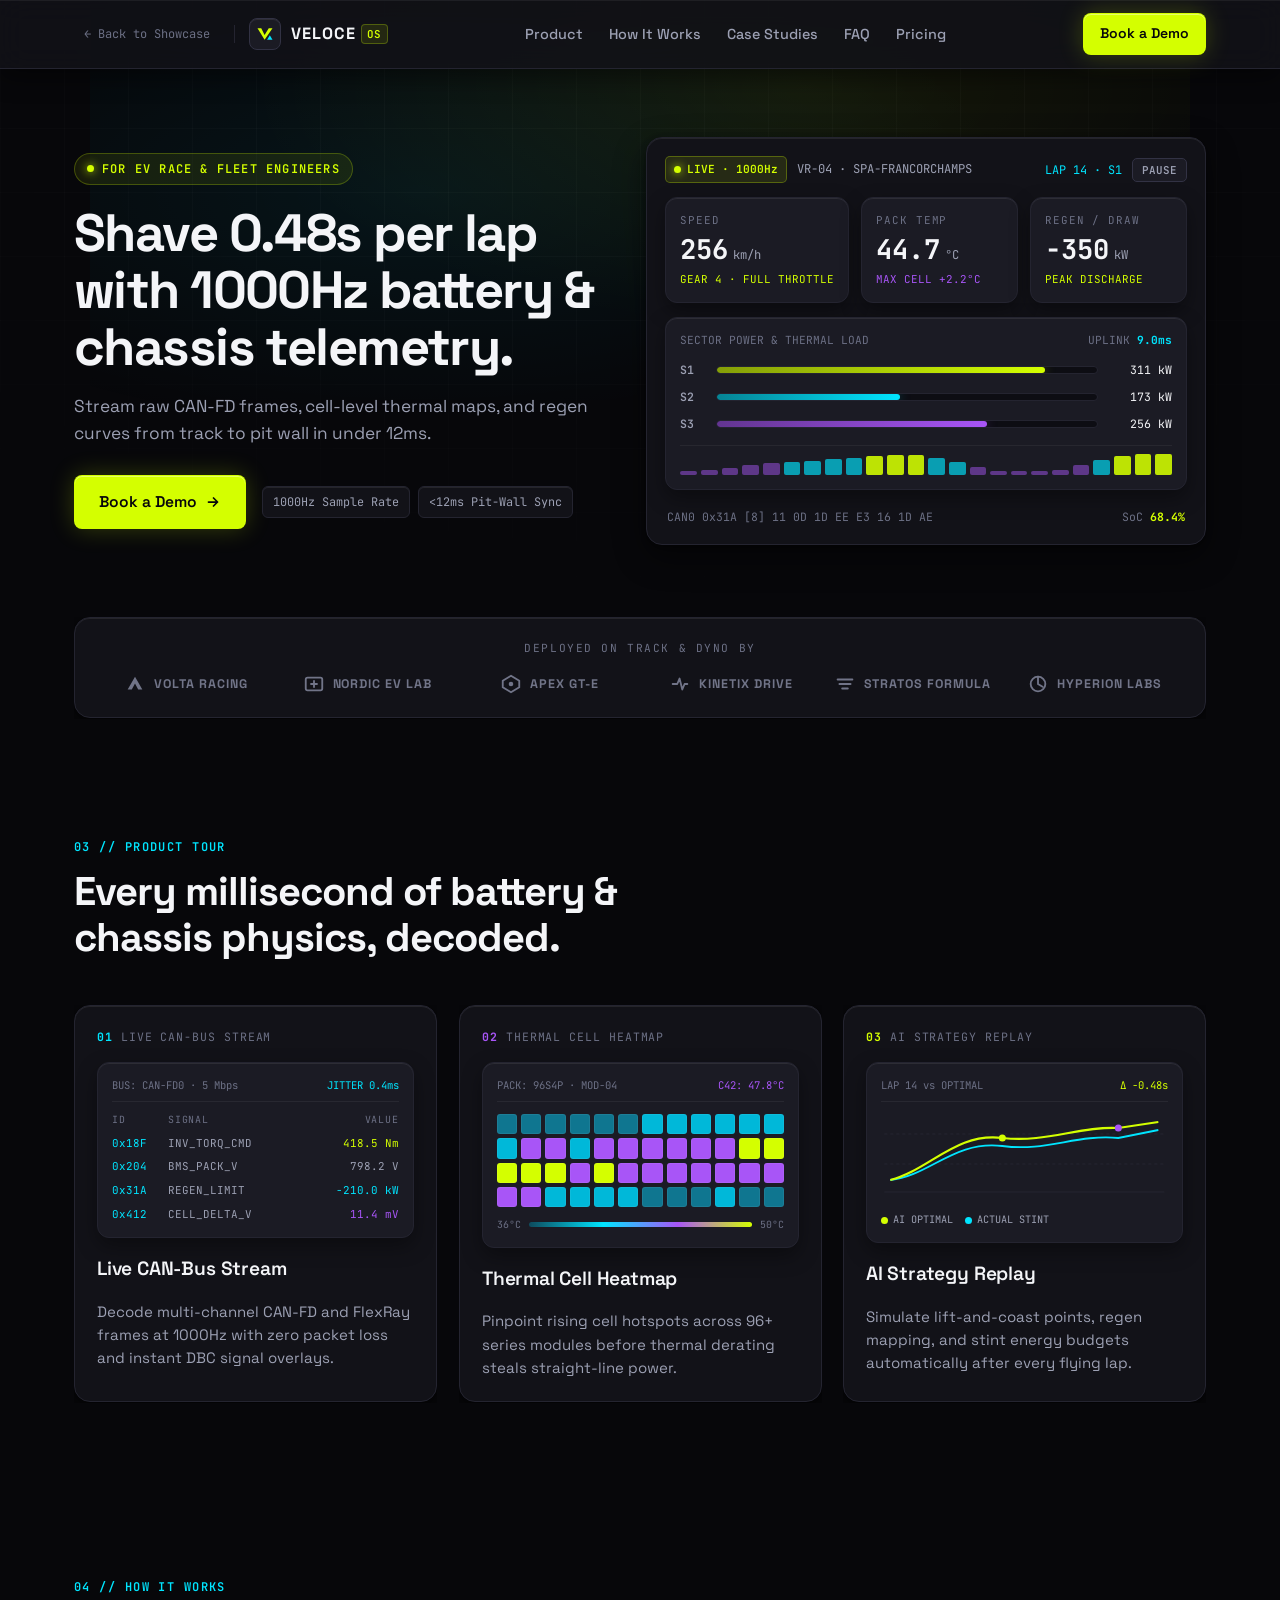
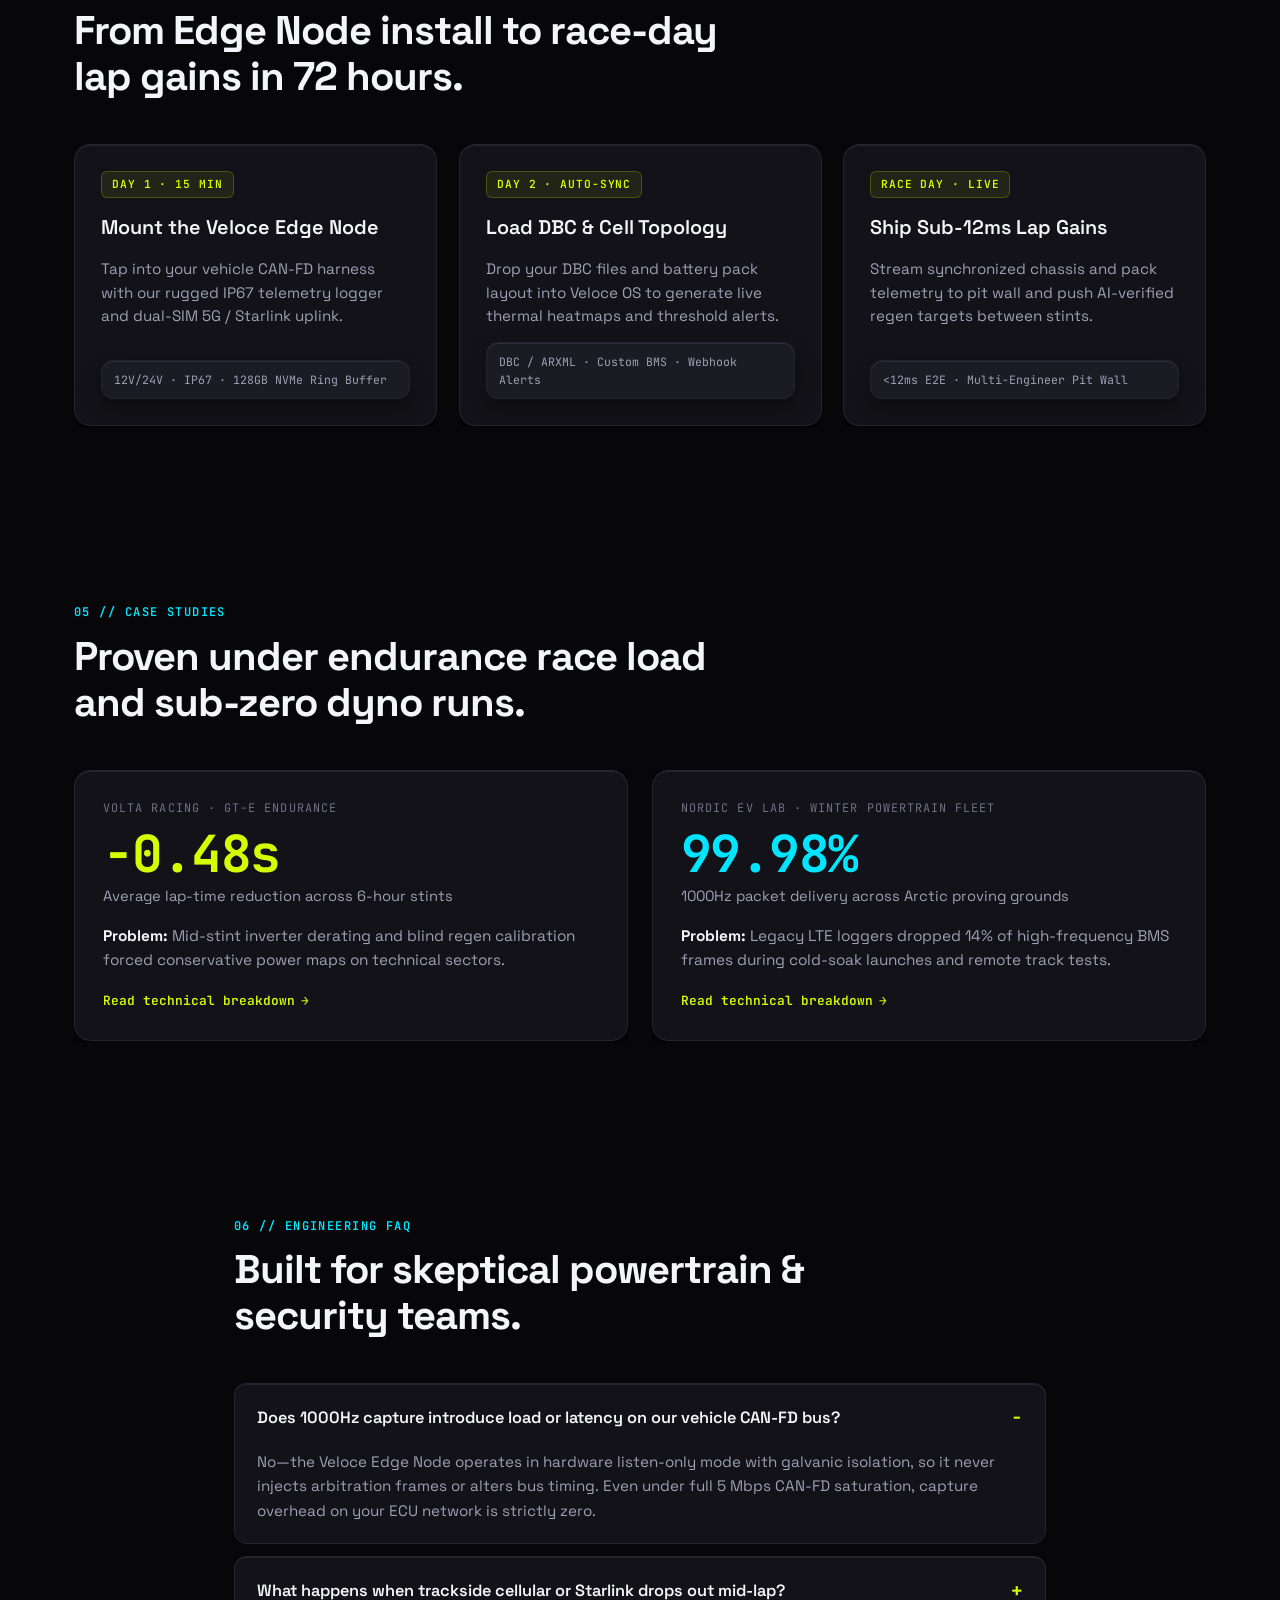
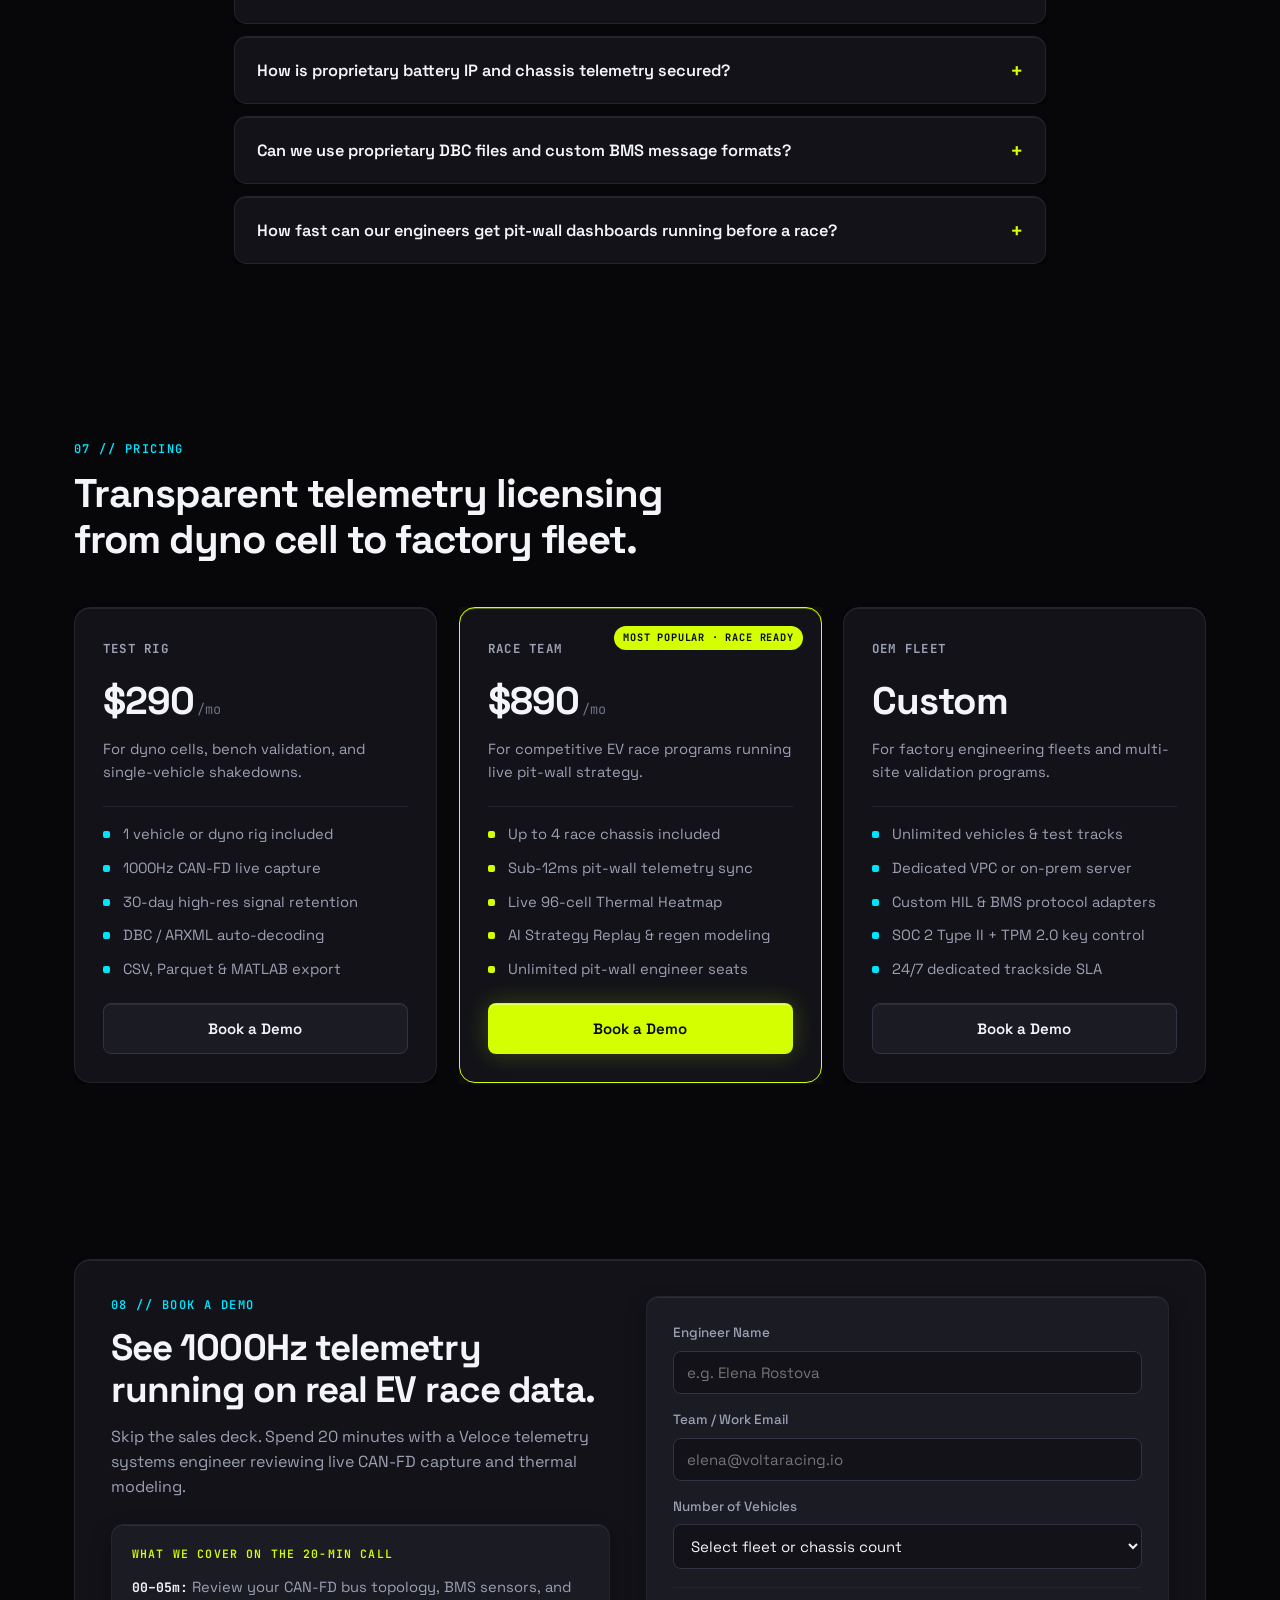
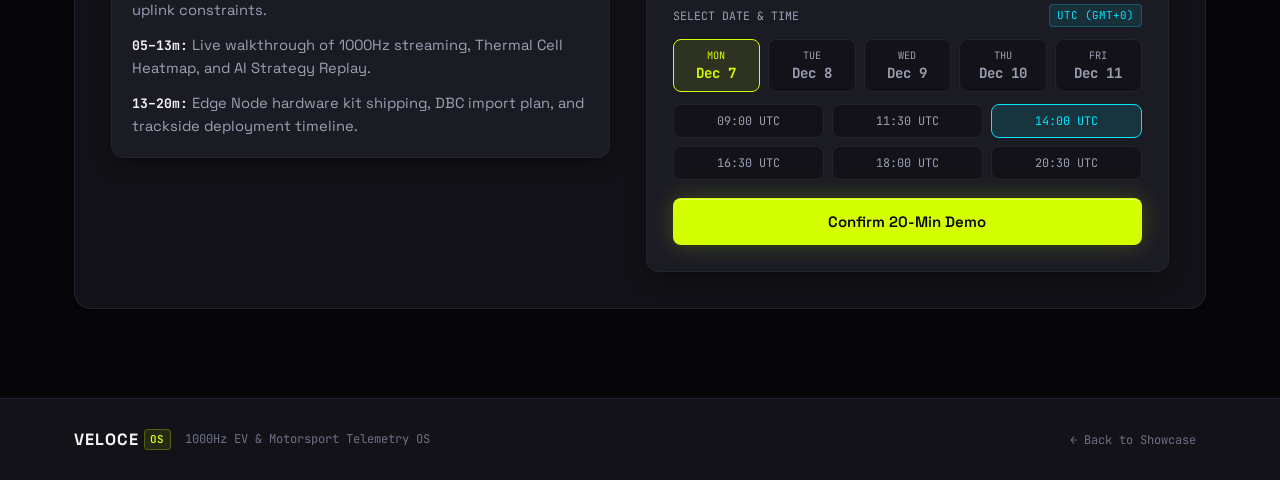
<file: sites/04-veloce-telemetry/index.html>
<!DOCTYPE html>
<html lang="en">
<head>
  <meta charset="UTF-8" />
  <meta name="viewport" content="width=device-width, initial-scale=1.0" />
  <title>Veloce Telemetry — 1000Hz EV &amp; Motorsport Telemetry OS</title>
  <meta name="description" content="1000Hz EV and motorsport real-time battery & chassis telemetry OS. Stream CAN-FD frames, thermal cell heatmaps, and AI strategy replays in under 12ms." />
  <link rel="preconnect" href="https://fonts.googleapis.com" />
  <link rel="preconnect" href="https://fonts.gstatic.com" crossorigin />
  <link href="https://fonts.googleapis.com/css2?family=JetBrains+Mono:wght@400;500;600;700&family=Space+Grotesk:wght@400;500;600;700&display=swap" rel="stylesheet" />
  <link rel="stylesheet" href="styles.css" />
  <link rel="icon" type="image/svg+xml" href="../../assets/logo/favicon.svg?v=3" />
</head>
<body>
  <div class="bg-grid" aria-hidden="true"></div>
  <div class="bg-glow bg-glow-hero" aria-hidden="true"></div>

  <!-- =========================================================
       01 HERO + ELEVATED NAVBAR
  ========================================================== -->
  <header class="site-header" id="top">
    <div class="container header-inner">
      <div class="header-left">
        <a href="../../index.html" class="back-link" aria-label="Back to Showcase">
          <span aria-hidden="true">&larr;</span> Back to Showcase
        </a>
        <span class="header-divider" aria-hidden="true"></span>
        <a href="#top" class="brand" aria-label="Veloce Telemetry Home">
          <span class="brand-mark" aria-hidden="true">
            <svg width="20" height="20" viewBox="0 0 24 24" fill="none">
              <path d="M3 5L11.5 19L21 5H16.5L11.5 13.2L7.5 5H3Z" fill="#D4FF00" />
              <path d="M14.5 19H21L17.8 13.5L14.5 19Z" fill="#00E5FF" />
            </svg>
          </span>
          <span class="brand-name">VELOCE<span class="brand-tag">OS</span></span>
        </a>
      </div>

      <nav class="nav-links" aria-label="Primary">
        <a href="#product-tour">Product</a>
        <a href="#how-it-works">How It Works</a>
        <a href="#case-studies">Case Studies</a>
        <a href="#faq">FAQ</a>
        <a href="#pricing">Pricing</a>
      </nav>

      <div class="header-actions">
        <a href="#demo" class="btn btn-primary btn-sm">Book a Demo</a>
        <button class="mobile-menu-btn" id="mobileMenuBtn" aria-label="Toggle navigation" aria-expanded="false">
          <span></span><span></span>
        </button>
      </div>
    </div>

    <div class="mobile-nav" id="mobileNav" hidden>
      <a href="#product-tour">Product</a>
      <a href="#how-it-works">How It Works</a>
      <a href="#case-studies">Case Studies</a>
      <a href="#faq">FAQ</a>
      <a href="#pricing">Pricing</a>
      <a href="#demo" class="btn btn-primary btn-full">Book a Demo</a>
    </div>
  </header>

  <main>
    <section class="hero section" id="hero">
      <div class="container hero-grid">
        <div class="hero-copy">
          <div class="eyebrow">
            <span class="live-dot" aria-hidden="true"></span>
            FOR EV RACE &amp; FLEET ENGINEERS
          </div>
          <h1>Shave 0.48s per lap with 1000Hz battery &amp; chassis telemetry.</h1>
          <p class="hero-sub">
            Stream raw CAN-FD frames, cell-level thermal maps, and regen curves from track to pit wall in under 12ms.
          </p>
          <div class="hero-cta-row">
            <a href="#demo" class="btn btn-primary btn-lg">
              Book a Demo
              <svg width="16" height="16" viewBox="0 0 16 16" fill="none" aria-hidden="true">
                <path d="M3.5 8H12.5M12.5 8L8.5 4M12.5 8L8.5 12" stroke="currentColor" stroke-width="1.75" stroke-linecap="round" stroke-linejoin="round" />
              </svg>
            </a>
            <div class="hero-spec-pills">
              <span class="mono-pill">1000Hz Sample Rate</span>
              <span class="mono-pill">&lt;12ms Pit-Wall Sync</span>
            </div>
          </div>
        </div>

        <!-- LIVE-UPDATING SIMULATED TELEMETRY DECK -->
        <div class="telemetry-deck surface-1" aria-label="Live simulated EV telemetry dashboard">
          <div class="deck-header">
            <div class="deck-title-group">
              <span class="status-badge">
                <span class="live-dot" aria-hidden="true"></span>
                LIVE · 1000Hz
              </span>
              <span class="deck-vehicle mono">VR-04 · SPA-FRANCORCHAMPS</span>
            </div>
            <div class="deck-controls">
              <span class="deck-sector mono" id="deckSector">LAP 14 · S2</span>
              <button type="button" class="deck-toggle mono" id="telemetryToggle" aria-pressed="false">
                PAUSE
              </button>
            </div>
          </div>

          <div class="deck-kpi-grid">
            <div class="kpi-tile surface-2">
              <div class="kpi-label">SPEED</div>
              <div class="kpi-value-row">
                <span class="kpi-value mono" id="simSpeed">248</span>
                <span class="kpi-unit mono">km/h</span>
              </div>
              <div class="kpi-meta mono text-volt" id="simGear">GEAR 4 · FULL THROTTLE</div>
            </div>

            <div class="kpi-tile surface-2">
              <div class="kpi-label">PACK TEMP</div>
              <div class="kpi-value-row">
                <span class="kpi-value mono" id="simTemp">44.2</span>
                <span class="kpi-unit mono">&deg;C</span>
              </div>
              <div class="kpi-meta mono text-violet" id="simTempDelta">MAX CELL +1.8&deg;C</div>
            </div>

            <div class="kpi-tile surface-2">
              <div class="kpi-label">REGEN / DRAW</div>
              <div class="kpi-value-row">
                <span class="kpi-value mono" id="simRegen">+184</span>
                <span class="kpi-unit mono">kW</span>
              </div>
              <div class="kpi-meta mono text-cyan" id="simMode">MGU-K HARVEST</div>
            </div>
          </div>

          <div class="deck-bars-panel surface-2">
            <div class="bars-header">
              <span class="mono bars-title">SECTOR POWER &amp; THERMAL LOAD</span>
              <span class="mono bars-latency">UPLINK <strong id="simLatency" class="text-cyan">9.4ms</strong></span>
            </div>

            <div class="sector-bars" id="sectorBars">
              <div class="sector-row">
                <span class="sector-id mono">S1</span>
                <div class="sector-track">
                  <div class="sector-fill fill-volt" id="barS1" style="width: 78%"></div>
                </div>
                <span class="sector-val mono" id="valS1">312 kW</span>
              </div>
              <div class="sector-row">
                <span class="sector-id mono">S2</span>
                <div class="sector-track">
                  <div class="sector-fill fill-cyan" id="barS2" style="width: 64%"></div>
                </div>
                <span class="sector-val mono" id="valS2">256 kW</span>
              </div>
              <div class="sector-row">
                <span class="sector-id mono">S3</span>
                <div class="sector-track">
                  <div class="sector-fill fill-violet" id="barS3" style="width: 85%"></div>
                </div>
                <span class="sector-val mono" id="valS3">340 kW</span>
              </div>
            </div>

            <div class="spectrum-strip" id="spectrumStrip" aria-hidden="true"></div>
          </div>

          <div class="deck-footer mono">
            <span class="can-frame" id="simCanFrame">CAN0 0x18F [8] 4E 9A 01 F4 2C 00 88 1B</span>
            <span class="soc-readout">SoC <strong id="simSoc">68.4%</strong></span>
          </div>
        </div>
      </div>
    </section>

    <!-- =========================================================
         02 PROOF BAR (6 MONOCHROME LOGOS, STATIC ELEVATED BAR)
    ========================================================== -->
    <section class="proof-section" aria-label="Trusted motorsport and EV engineering teams">
      <div class="container">
        <div class="proof-bar surface-1">
          <div class="proof-label mono">DEPLOYED ON TRACK &amp; DYNO BY</div>
          <div class="proof-logos">
            <div class="proof-logo">
              <svg width="22" height="22" viewBox="0 0 24 24" fill="none" aria-hidden="true">
                <path d="M4 18L12 4L20 18H15.5L12 11.5L8.5 18H4Z" fill="currentColor" />
              </svg>
              <span>VOLTA RACING</span>
            </div>
            <div class="proof-logo">
              <svg width="22" height="22" viewBox="0 0 24 24" fill="none" aria-hidden="true">
                <rect x="3" y="5" width="18" height="14" rx="2" stroke="currentColor" stroke-width="2" />
                <path d="M8 12H16M12 8V16" stroke="currentColor" stroke-width="2" />
              </svg>
              <span>NORDIC EV LAB</span>
            </div>
            <div class="proof-logo">
              <svg width="22" height="22" viewBox="0 0 24 24" fill="none" aria-hidden="true">
                <polygon points="12,3 21,8.5 21,15.5 12,21 3,15.5 3,8.5" stroke="currentColor" stroke-width="2" />
                <circle cx="12" cy="12" r="2.5" fill="currentColor" />
              </svg>
              <span>APEX GT-E</span>
            </div>
            <div class="proof-logo">
              <svg width="22" height="22" viewBox="0 0 24 24" fill="none" aria-hidden="true">
                <path d="M4 12H9L11.5 6L14.5 18L17 12H20" stroke="currentColor" stroke-width="2" stroke-linecap="round" stroke-linejoin="round" />
              </svg>
              <span>KINETIX DRIVE</span>
            </div>
            <div class="proof-logo">
              <svg width="22" height="22" viewBox="0 0 24 24" fill="none" aria-hidden="true">
                <path d="M4 7H20M6 12H18M9 17H15" stroke="currentColor" stroke-width="2.2" stroke-linecap="round" />
              </svg>
              <span>STRATOS FORMULA</span>
            </div>
            <div class="proof-logo">
              <svg width="22" height="22" viewBox="0 0 24 24" fill="none" aria-hidden="true">
                <circle cx="12" cy="12" r="8" stroke="currentColor" stroke-width="2" />
                <path d="M12 4V12L17 15" stroke="currentColor" stroke-width="2" stroke-linecap="round" />
              </svg>
              <span>HYPERION LABS</span>
            </div>
          </div>
        </div>
      </div>
    </section>

    <!-- =========================================================
         03 PRODUCT TOUR (3 STEPS + MONOSPACED UI MOCKUPS)
    ========================================================== -->
    <section class="section" id="product-tour">
      <div class="container">
        <div class="section-header">
          <div class="section-tag mono">03 // PRODUCT TOUR</div>
          <h2>Every millisecond of battery &amp; chassis physics, decoded.</h2>
        </div>

        <div class="tour-grid">
          <!-- Step 1: Live CAN-Bus Stream -->
          <article class="tour-card surface-1">
            <div class="tour-step-meta mono">
              <span class="step-num text-cyan">01</span>
              <span>LIVE CAN-BUS STREAM</span>
            </div>
            <div class="mockup surface-2 mono" aria-label="CAN-Bus stream interface preview">
              <div class="mockup-bar">
                <span>BUS: CAN-FD0 · 5 Mbps</span>
                <span class="text-cyan">JITTER 0.4ms</span>
              </div>
              <div class="can-table">
                <div class="can-row can-head">
                  <span>ID</span><span>SIGNAL</span><span>VALUE</span>
                </div>
                <div class="can-row">
                  <span class="text-cyan">0x18F</span><span>INV_TORQ_CMD</span><span class="text-volt">418.5 Nm</span>
                </div>
                <div class="can-row">
                  <span class="text-cyan">0x204</span><span>BMS_PACK_V</span><span>798.2 V</span>
                </div>
                <div class="can-row">
                  <span class="text-cyan">0x31A</span><span>REGEN_LIMIT</span><span class="text-cyan">-210.0 kW</span>
                </div>
                <div class="can-row">
                  <span class="text-cyan">0x412</span><span>CELL_DELTA_V</span><span class="text-violet">11.4 mV</span>
                </div>
              </div>
            </div>
            <h3>Live CAN-Bus Stream</h3>
            <p>Decode multi-channel CAN-FD and FlexRay frames at 1000Hz with zero packet loss and instant DBC signal overlays.</p>
          </article>

          <!-- Step 2: Thermal Cell Heatmap -->
          <article class="tour-card surface-1">
            <div class="tour-step-meta mono">
              <span class="step-num text-violet">02</span>
              <span>THERMAL CELL HEATMAP</span>
            </div>
            <div class="mockup surface-2 mono" aria-label="Thermal cell heatmap interface preview">
              <div class="mockup-bar">
                <span>PACK: 96S4P · MOD-04</span>
                <span class="text-violet" id="heatmapReadout">C42: 47.8&deg;C</span>
              </div>
              <div class="heatmap-grid" id="heatmapGrid"></div>
              <div class="heatmap-legend">
                <span>36&deg;C</span>
                <div class="legend-bar"></div>
                <span>50&deg;C</span>
              </div>
            </div>
            <h3>Thermal Cell Heatmap</h3>
            <p>Pinpoint rising cell hotspots across 96+ series modules before thermal derating steals straight-line power.</p>
          </article>

          <!-- Step 3: AI Strategy Replay -->
          <article class="tour-card surface-1">
            <div class="tour-step-meta mono">
              <span class="step-num text-volt">03</span>
              <span>AI STRATEGY REPLAY</span>
            </div>
            <div class="mockup surface-2 mono" aria-label="AI strategy replay interface preview">
              <div class="mockup-bar">
                <span>LAP 14 vs OPTIMAL</span>
                <span class="text-volt">&Delta; -0.48s</span>
              </div>
              <div class="replay-chart">
                <svg viewBox="0 0 280 92" width="100%" height="92" fill="none" aria-hidden="true">
                  <line x1="0" y1="22" x2="280" y2="22" stroke="#242430" stroke-dasharray="3 3" />
                  <line x1="0" y1="52" x2="280" y2="52" stroke="#242430" stroke-dasharray="3 3" />
                  <line x1="0" y1="80" x2="280" y2="80" stroke="#242430" />
                  <path d="M6 68 C45 64, 70 28, 118 34 C162 40, 192 22, 234 26 L274 18" stroke="#00E5FF" stroke-width="1.8" stroke-dasharray="4 3" />
                  <path d="M6 68 C45 58, 72 20, 118 26 C162 31, 195 14, 234 16 L274 10" stroke="#D4FF00" stroke-width="2.2" />
                  <circle cx="118" cy="26" r="3.5" fill="#D4FF00" />
                  <circle cx="234" cy="16" r="3.5" fill="#A855F7" />
                </svg>
                <div class="replay-tags">
                  <span class="tag-pill"><i class="dot-volt"></i> AI OPTIMAL</span>
                  <span class="tag-pill"><i class="dot-cyan"></i> ACTUAL STINT</span>
                </div>
              </div>
            </div>
            <h3>AI Strategy Replay</h3>
            <p>Simulate lift-and-coast points, regen mapping, and stint energy budgets automatically after every flying lap.</p>
          </article>
        </div>
      </div>
    </section>

    <!-- =========================================================
         04 HOW IT WORKS (3 ELEVATED STEPS)
    ========================================================== -->
    <section class="section" id="how-it-works">
      <div class="container">
        <div class="section-header">
          <div class="section-tag mono">04 // HOW IT WORKS</div>
          <h2>From Edge Node install to race-day lap gains in 72 hours.</h2>
        </div>

        <div class="steps-grid">
          <div class="step-card surface-1">
            <div class="step-badge mono">DAY 1 · 15 MIN</div>
            <h3>Mount the Veloce Edge Node</h3>
            <p>Tap into your vehicle CAN-FD harness with our rugged IP67 telemetry logger and dual-SIM 5G / Starlink uplink.</p>
            <div class="step-spec mono surface-2">12V/24V · IP67 · 128GB NVMe Ring Buffer</div>
          </div>

          <div class="step-card surface-1">
            <div class="step-badge mono">DAY 2 · AUTO-SYNC</div>
            <h3>Load DBC &amp; Cell Topology</h3>
            <p>Drop your DBC files and battery pack layout into Veloce OS to generate live thermal heatmaps and threshold alerts.</p>
            <div class="step-spec mono surface-2">DBC / ARXML · Custom BMS · Webhook Alerts</div>
          </div>

          <div class="step-card surface-1">
            <div class="step-badge mono">RACE DAY · LIVE</div>
            <h3>Ship Sub-12ms Lap Gains</h3>
            <p>Stream synchronized chassis and pack telemetry to pit wall and push AI-verified regen targets between stints.</p>
            <div class="step-spec mono surface-2">&lt;12ms E2E · Multi-Engineer Pit Wall</div>
          </div>
        </div>
      </div>
    </section>

    <!-- =========================================================
         05 CASE STUDIES (2 ELEVATED CARDS)
    ========================================================== -->
    <section class="section" id="case-studies">
      <div class="container">
        <div class="section-header">
          <div class="section-tag mono">05 // CASE STUDIES</div>
          <h2>Proven under endurance race load and sub-zero dyno runs.</h2>
        </div>

        <div class="cases-grid">
          <article class="case-card surface-1">
            <div class="case-top">
              <div>
                <div class="case-customer mono">VOLTA RACING · GT-E ENDURANCE</div>
                <div class="case-metric mono text-volt">-0.48s</div>
                <div class="case-metric-label">Average lap-time reduction across 6-hour stints</div>
              </div>
            </div>
            <p class="case-problem">
              <strong>Problem:</strong> Mid-stint inverter derating and blind regen calibration forced conservative power maps on technical sectors.
            </p>
            <div class="case-footer">
              <button type="button" class="case-link mono" data-case-toggle="volta" aria-expanded="false">
                Read technical breakdown <span aria-hidden="true">&rarr;</span>
              </button>
            </div>
            <div class="case-detail surface-2" id="case-volta" hidden>
              <p>By pairing 1000Hz CAN-FD streaming with cell-level thermal forecasting, Volta engineers shifted brake-bias and MGU-K harvest 40 meters earlier in Sector 2—eliminating derating and recovering 1.4 kWh per stint.</p>
            </div>
          </article>

          <article class="case-card surface-1">
            <div class="case-top">
              <div>
                <div class="case-customer mono">NORDIC EV LAB · WINTER POWERTRAIN FLEET</div>
                <div class="case-metric mono text-cyan">99.98%</div>
                <div class="case-metric-label">1000Hz packet delivery across Arctic proving grounds</div>
              </div>
            </div>
            <p class="case-problem">
              <strong>Problem:</strong> Legacy LTE loggers dropped 14% of high-frequency BMS frames during cold-soak launches and remote track tests.
            </p>
            <div class="case-footer">
              <button type="button" class="case-link mono" data-case-toggle="nordic" aria-expanded="false">
                Read technical breakdown <span aria-hidden="true">&rarr;</span>
              </button>
            </div>
            <div class="case-detail surface-2" id="case-nordic" hidden>
              <p>Veloce Edge Node's deterministic NVMe ring buffer and automatic gap-fill backfilled every missed cellular micro-drop in real time, cutting post-session data reconciliation from 4 hours to zero.</p>
            </div>
          </article>
        </div>
      </div>
    </section>

    <!-- =========================================================
         06 OBJECTIONS / FAQ (5 ENGINEERING & SECURITY OBJECTIONS)
    ========================================================== -->
    <section class="section" id="faq">
      <div class="container faq-container">
        <div class="section-header">
          <div class="section-tag mono">06 // ENGINEERING FAQ</div>
          <h2>Built for skeptical powertrain &amp; security teams.</h2>
        </div>

        <div class="accordion" id="faqAccordion">
          <div class="accordion-item surface-1">
            <button type="button" class="accordion-trigger" aria-expanded="true">
              <span>Does 1000Hz capture introduce load or latency on our vehicle CAN-FD bus?</span>
              <span class="accordion-icon mono" aria-hidden="true">&minus;</span>
            </button>
            <div class="accordion-panel">
              <p>No—the Veloce Edge Node operates in hardware listen-only mode with galvanic isolation, so it never injects arbitration frames or alters bus timing. Even under full 5 Mbps CAN-FD saturation, capture overhead on your ECU network is strictly zero.</p>
            </div>
          </div>

          <div class="accordion-item surface-1">
            <button type="button" class="accordion-trigger" aria-expanded="false">
              <span>What happens when trackside cellular or Starlink drops out mid-lap?</span>
              <span class="accordion-icon mono" aria-hidden="true">+</span>
            </button>
            <div class="accordion-panel" hidden>
              <p>Every frame is written first to a local 128GB industrial NVMe ring buffer with hardware PTP timestamps. The moment uplink returns, Veloce prioritizes live telemetry while seamlessly backfilling missed intervals into the exact timeline.</p>
            </div>
          </div>

          <div class="accordion-item surface-1">
            <button type="button" class="accordion-trigger" aria-expanded="false">
              <span>How is proprietary battery IP and chassis telemetry secured?</span>
              <span class="accordion-icon mono" aria-hidden="true">+</span>
            </button>
            <div class="accordion-panel" hidden>
              <p>All streams are end-to-end encrypted with mutual TLS 1.3 and per-vehicle hardware keys stored in a TPM 2.0 enclave. OEM Fleet customers can deploy the entire ingestion plane inside their own AWS/GCP VPC or air-gapped trackside server.</p>
            </div>
          </div>

          <div class="accordion-item surface-1">
            <button type="button" class="accordion-trigger" aria-expanded="false">
              <span>Can we use proprietary DBC files and custom BMS message formats?</span>
              <span class="accordion-icon mono" aria-hidden="true">+</span>
            </button>
            <div class="accordion-panel" hidden>
              <p>Yes—upload standard DBC, ARXML, or Sym files directly, or define custom multiplexed bit-unpackers via our CLI. Signal definitions stay version-controlled per chassis and never leave your isolated workspace.</p>
            </div>
          </div>

          <div class="accordion-item surface-1">
            <button type="button" class="accordion-trigger" aria-expanded="false">
              <span>How fast can our engineers get pit-wall dashboards running before a race?</span>
              <span class="accordion-icon mono" aria-hidden="true">+</span>
            </button>
            <div class="accordion-panel" hidden>
              <p>Hardware installation takes 15 minutes using standard Deutsch autosport connectors, and DBC ingestion auto-generates pit-wall views in under an hour. Most teams run live trackside telemetry on the very first shakedown session.</p>
            </div>
          </div>
        </div>
      </div>
    </section>

    <!-- =========================================================
         07 PRICING (3 ELEVATED TIERS, RACE TEAM HIGHLIGHTED)
    ========================================================== -->
    <section class="section" id="pricing">
      <div class="container">
        <div class="section-header">
          <div class="section-tag mono">07 // PRICING</div>
          <h2>Transparent telemetry licensing from dyno cell to factory fleet.</h2>
        </div>

        <div class="pricing-grid">
          <!-- Tier 1: Test Rig -->
          <div class="pricing-card surface-1">
            <div class="tier-head">
              <span class="tier-name mono">TEST RIG</span>
              <div class="tier-price">
                <span class="price-amount">$290</span>
                <span class="price-period mono">/mo</span>
              </div>
              <p class="tier-desc">For dyno cells, bench validation, and single-vehicle shakedowns.</p>
            </div>
            <ul class="tier-features">
              <li>1 vehicle or dyno rig included</li>
              <li>1000Hz CAN-FD live capture</li>
              <li>30-day high-res signal retention</li>
              <li>DBC / ARXML auto-decoding</li>
              <li>CSV, Parquet &amp; MATLAB export</li>
            </ul>
            <a href="#demo" class="btn btn-secondary btn-full">Book a Demo</a>
          </div>

          <!-- Tier 2: Race Team (Highlighted) -->
          <div class="pricing-card pricing-featured surface-1">
            <div class="featured-badge mono">MOST POPULAR · RACE READY</div>
            <div class="tier-head">
              <span class="tier-name mono text-volt">RACE TEAM</span>
              <div class="tier-price">
                <span class="price-amount">$890</span>
                <span class="price-period mono">/mo</span>
              </div>
              <p class="tier-desc">For competitive EV race programs running live pit-wall strategy.</p>
            </div>
            <ul class="tier-features">
              <li>Up to 4 race chassis included</li>
              <li>Sub-12ms pit-wall telemetry sync</li>
              <li>Live 96-cell Thermal Heatmap</li>
              <li>AI Strategy Replay &amp; regen modeling</li>
              <li>Unlimited pit-wall engineer seats</li>
            </ul>
            <a href="#demo" class="btn btn-primary btn-full">Book a Demo</a>
          </div>

          <!-- Tier 3: OEM Fleet -->
          <div class="pricing-card surface-1">
            <div class="tier-head">
              <span class="tier-name mono">OEM FLEET</span>
              <div class="tier-price">
                <span class="price-amount">Custom</span>
              </div>
              <p class="tier-desc">For factory engineering fleets and multi-site validation programs.</p>
            </div>
            <ul class="tier-features">
              <li>Unlimited vehicles &amp; test tracks</li>
              <li>Dedicated VPC or on-prem server</li>
              <li>Custom HIL &amp; BMS protocol adapters</li>
              <li>SOC 2 Type II + TPM 2.0 key control</li>
              <li>24/7 dedicated trackside SLA</li>
            </ul>
            <a href="#demo" class="btn btn-secondary btn-full">Book a Demo</a>
          </div>
        </div>
      </div>
    </section>

    <!-- =========================================================
         08 BOOK A DEMO (3 FIELDS + INTERACTIVE UTC CALENDAR)
    ========================================================== -->
    <section class="section" id="demo">
      <div class="container">
        <div class="demo-shell surface-1">
          <div class="demo-info">
            <div class="section-tag mono">08 // BOOK A DEMO</div>
            <h2>See 1000Hz telemetry running on real EV race data.</h2>
            <p class="demo-lead">
              Skip the sales deck. Spend 20 minutes with a Veloce telemetry systems engineer reviewing live CAN-FD capture and thermal modeling.
            </p>

            <div class="demo-agenda surface-2">
              <div class="agenda-title mono">WHAT WE COVER ON THE 20-MIN CALL</div>
              <ul>
                <li><strong>00–05m:</strong> Review your CAN-FD bus topology, BMS sensors, and uplink constraints.</li>
                <li><strong>05–13m:</strong> Live walkthrough of 1000Hz streaming, Thermal Cell Heatmap, and AI Strategy Replay.</li>
                <li><strong>13–20m:</strong> Edge Node hardware kit shipping, DBC import plan, and trackside deployment timeline.</li>
              </ul>
            </div>
          </div>

          <div class="demo-form-wrap surface-2">
            <form id="demoForm" novalidate>
              <div class="form-group">
                <label for="engineerName">Engineer Name</label>
                <input type="text" id="engineerName" name="engineerName" placeholder="e.g. Elena Rostova" required autocomplete="name" />
              </div>

              <div class="form-group">
                <label for="workEmail">Team / Work Email</label>
                <input type="email" id="workEmail" name="workEmail" placeholder="elena@voltaracing.io" required autocomplete="email" />
              </div>

              <div class="form-group">
                <label for="vehicleCount">Number of Vehicles</label>
                <select id="vehicleCount" name="vehicleCount" required>
                  <option value="" disabled selected>Select fleet or chassis count</option>
                  <option value="1 (Test Rig / Dyno)">1 (Test Rig / Dyno)</option>
                  <option value="2–4 (Race Team)">2–4 (Race Team)</option>
                  <option value="5–15 (Development Fleet)">5–15 (Development Fleet)</option>
                  <option value="16+ (OEM Fleet)">16+ (OEM Fleet)</option>
                </select>
              </div>

              <!-- Interactive UTC Date & Time Picker -->
              <div class="calendar-block">
                <div class="calendar-head">
                  <span class="mono">SELECT DATE &amp; TIME</span>
                  <span class="utc-badge mono">UTC (GMT+0)</span>
                </div>

                <div class="date-grid" id="utcDateGrid" role="radiogroup" aria-label="Select UTC date"></div>
                <div class="time-grid" id="utcTimeGrid" role="radiogroup" aria-label="Select UTC time"></div>
              </div>

              <div class="form-error mono" id="formError" role="alert" hidden></div>

              <button type="submit" class="btn btn-primary btn-lg btn-full">
                Confirm 20-Min Demo
              </button>
            </form>

            <!-- Confirmation State -->
            <div class="demo-confirmed" id="demoConfirmed" hidden>
              <div class="confirm-icon" aria-hidden="true">
                <svg width="28" height="28" viewBox="0 0 24 24" fill="none">
                  <path d="M5 13L9 17L19 7" stroke="#07070A" stroke-width="2.5" stroke-linecap="round" stroke-linejoin="round" />
                </svg>
              </div>
              <div class="confirm-tag mono text-volt">SESSION LOCKED · UTC CONFIRMED</div>
              <h3>Engineering demo scheduled.</h3>
              <p class="confirm-sub">Calendar invite and Edge Node spec sheet dispatched to <strong id="confEmail"></strong>.</p>

              <div class="confirm-summary surface-1 mono">
                <div><span>ENGINEER</span><strong id="confName"></strong></div>
                <div><span>FLEET</span><strong id="confVehicles"></strong></div>
                <div><span>SLOT</span><strong id="confSlot" class="text-cyan"></strong></div>
              </div>

              <button type="button" class="btn btn-secondary btn-full" id="resetDemoBtn">
                Reschedule Slot
              </button>
            </div>
          </div>
        </div>
      </div>
    </section>
  </main>

  <footer class="site-footer">
    <div class="container footer-inner">
      <div class="footer-left">
        <span class="brand-name">VELOCE<span class="brand-tag">OS</span></span>
        <span class="footer-copy mono">1000Hz EV &amp; Motorsport Telemetry OS</span>
      </div>
      <div class="footer-right">
        <a href="../../index.html" class="back-link">&larr; Back to Showcase</a>
      </div>
    </div>
  </footer>

  <script src="script.js"></script>
</body>
</html>
</file>
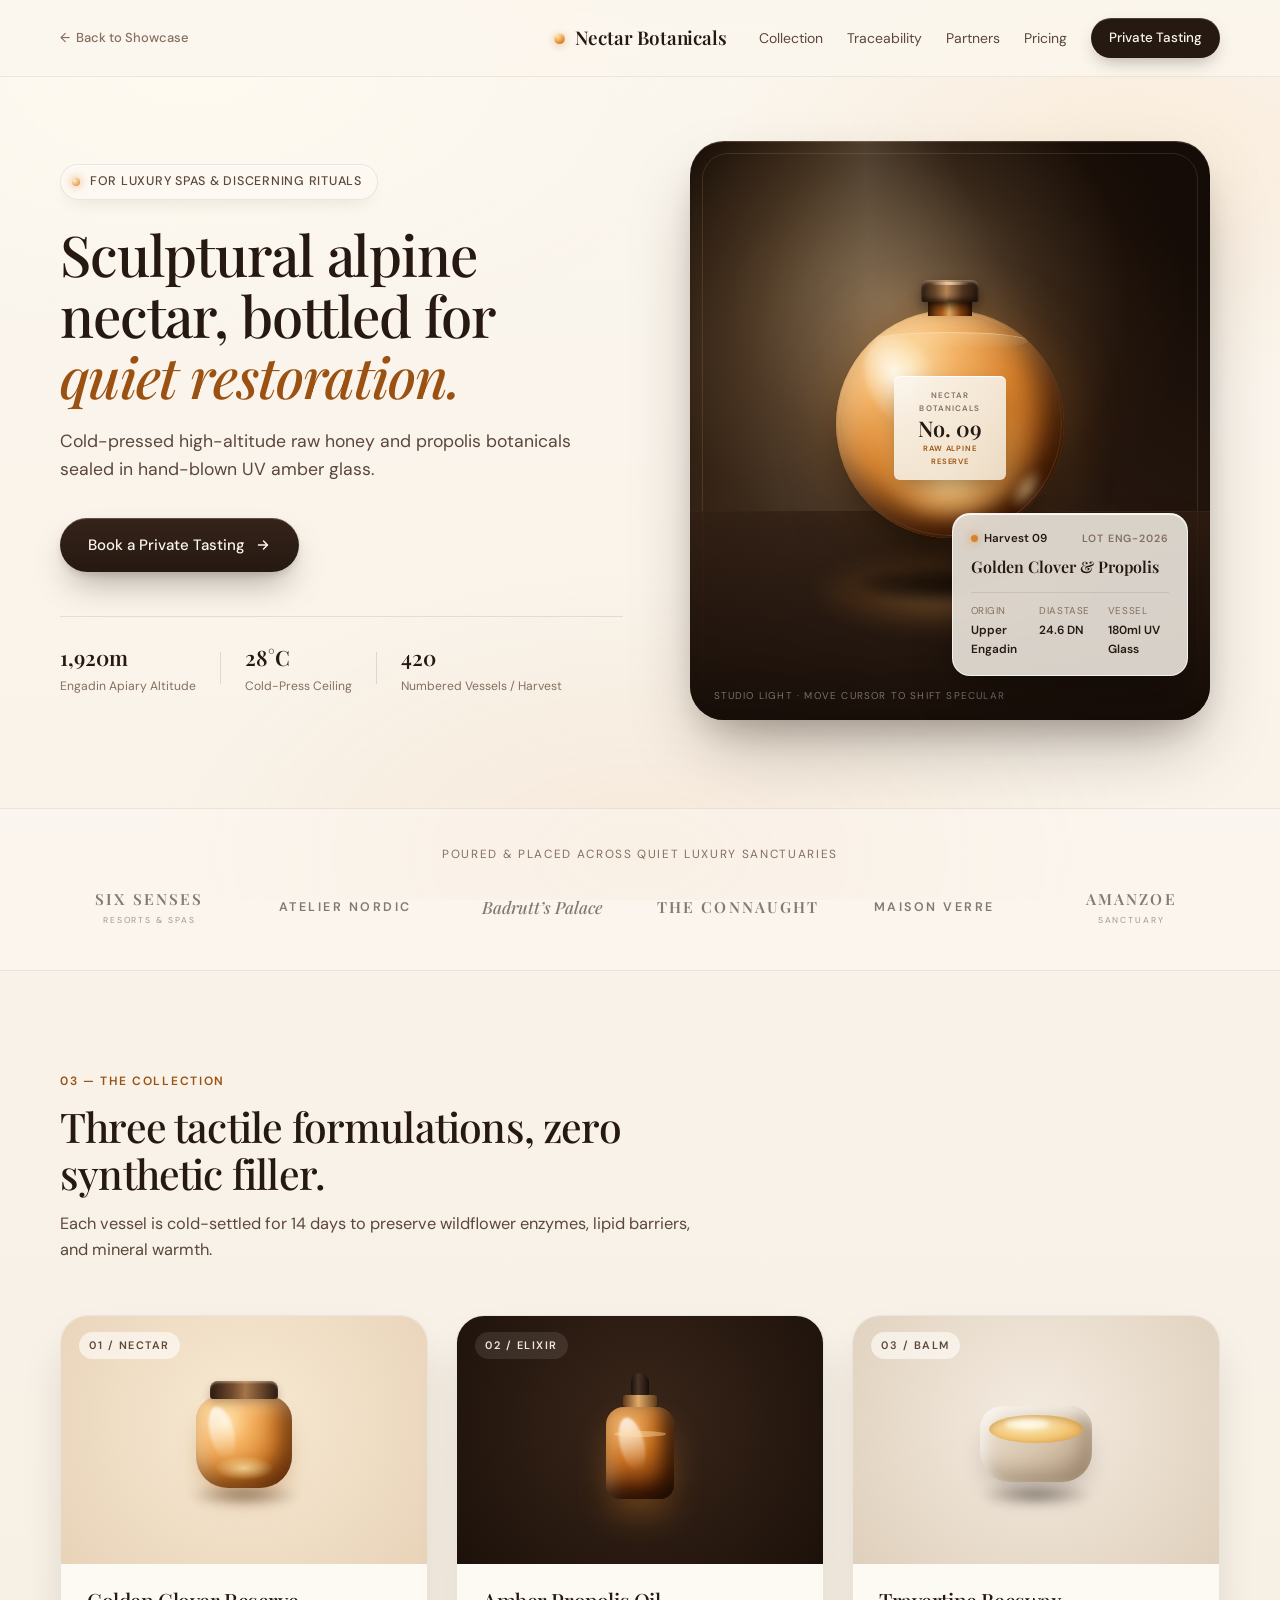
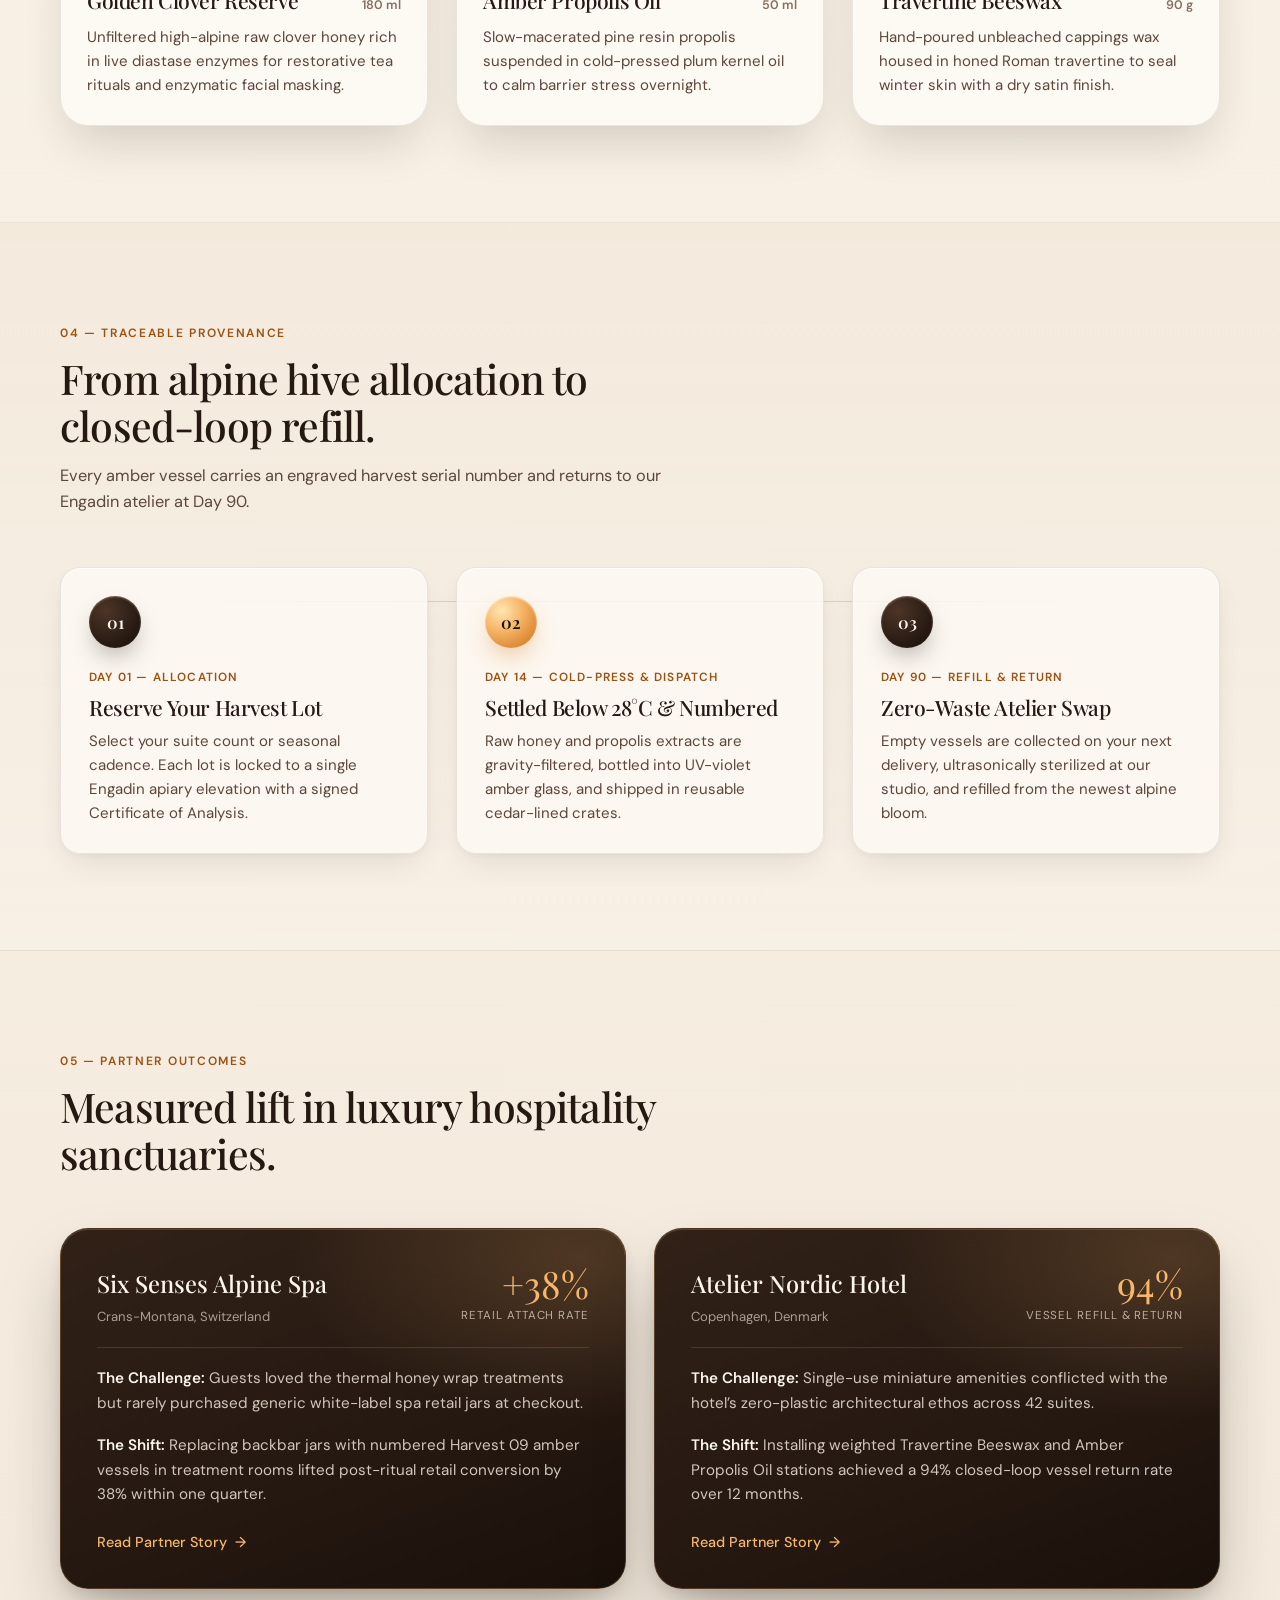
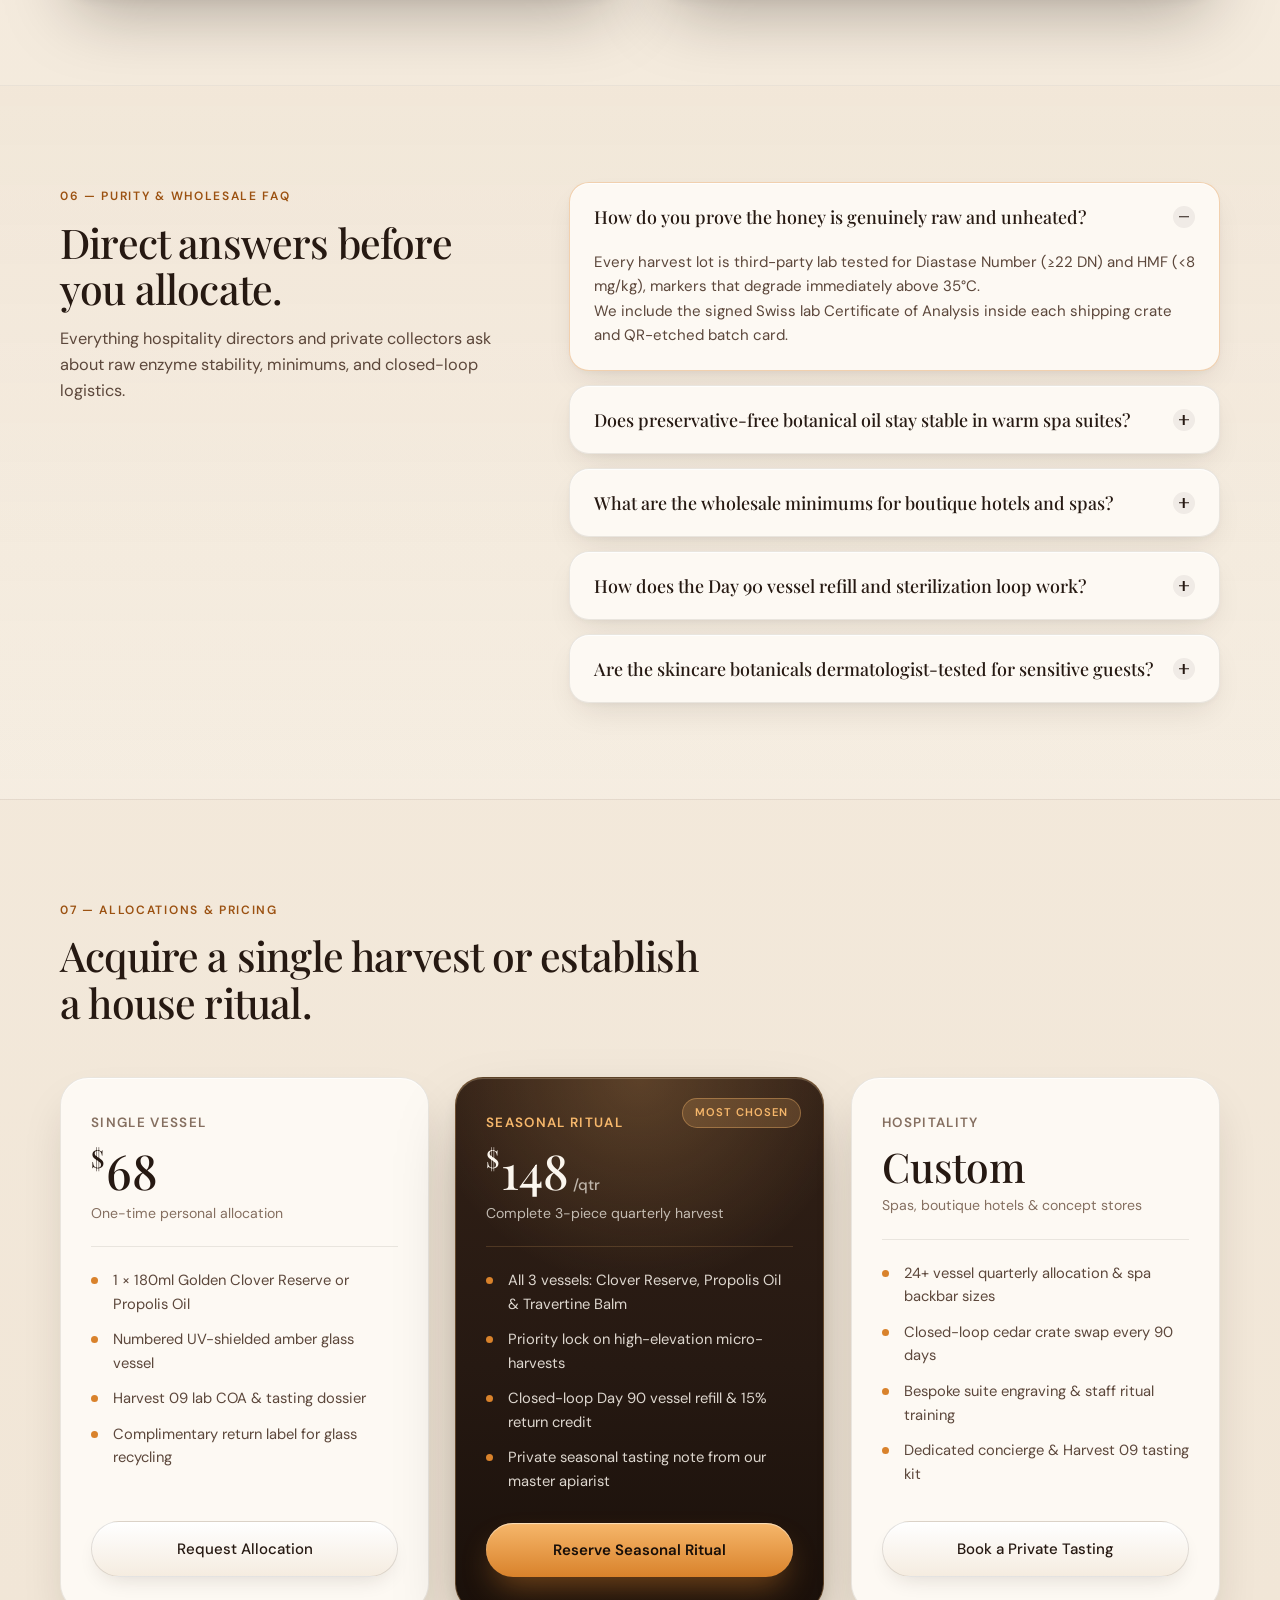
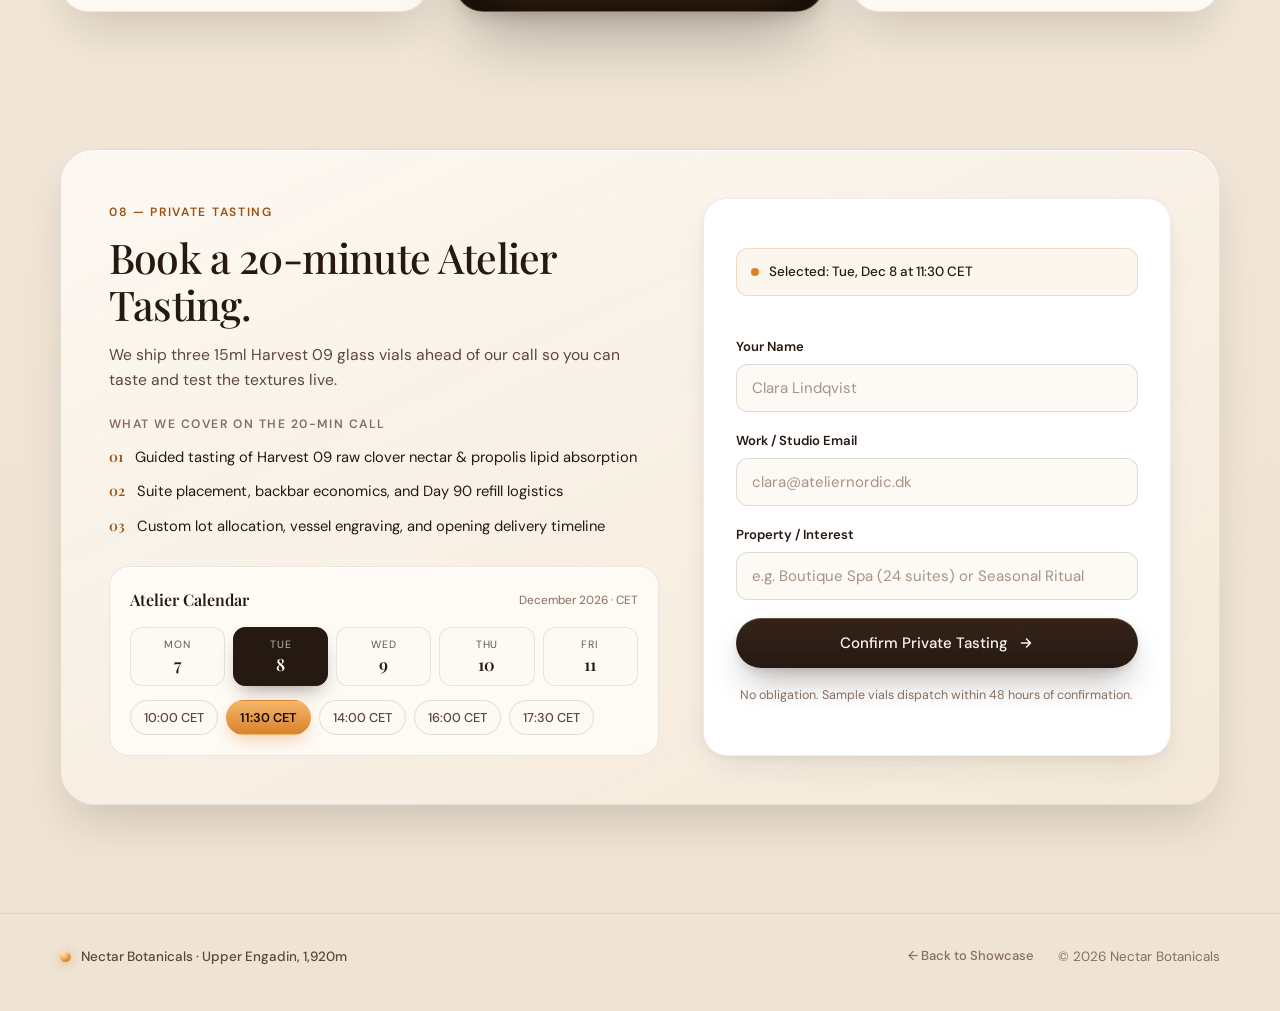
<file: sites/05-nectar-botanicals/index.html>
<!DOCTYPE html>
<html lang="en">
<head>
  <meta charset="UTF-8" />
  <meta name="viewport" content="width=device-width, initial-scale=1.0" />
  <title>Nectar Botanicals — Cold-Pressed Alpine Honey &amp; Sculptural Skincare</title>
  <meta name="description" content="Cold-pressed alpine raw honey and sculptural botanical skincare in UV-shielded amber glass. Crafted for luxury spas and discerning rituals." />
  <link rel="preconnect" href="https://fonts.googleapis.com" />
  <link rel="preconnect" href="https://fonts.gstatic.com" crossorigin />
  <link href="https://fonts.googleapis.com/css2?family=DM+Sans:ital,opsz,wght@0,9..40,300..700;1,9..40,400&family=Playfair+Display:ital,wght@0,400..700;1,400..600&display=swap" rel="stylesheet" />
  <link rel="stylesheet" href="styles.css" />
  <link rel="icon" type="image/svg+xml" href="../../assets/logo/favicon.svg?v=3" />
</head>
<body>
  <div class="ambient-canvas" aria-hidden="true"></div>

  <!-- Minimal Editorial Navbar -->
  <header class="site-header" id="top">
    <div class="container nav-inner">
      <div class="nav-left">
        <a href="../../index.html" class="back-link" aria-label="Back to Showcase">
          <span class="back-arrow" aria-hidden="true">&larr;</span>
          <span>Back to Showcase</span>
        </a>
      </div>

      <a href="#top" class="brand-mark" aria-label="Nectar Botanicals Home">
        <span class="brand-dot" aria-hidden="true"></span>
        <span class="brand-name">Nectar Botanicals</span>
      </a>

      <nav class="nav-links" aria-label="Primary Navigation">
        <a href="#collection">Collection</a>
        <a href="#how-it-works">Traceability</a>
        <a href="#case-studies">Partners</a>
        <a href="#pricing">Pricing</a>
        <a href="#tasting" class="nav-cta">Private Tasting</a>
      </nav>

      <button class="mobile-menu-btn" id="mobileMenuBtn" aria-label="Toggle navigation" aria-expanded="false" aria-controls="mobileNav">
        <span></span>
        <span></span>
      </button>
    </div>

    <div class="mobile-nav" id="mobileNav" hidden>
      <a href="#collection">Collection</a>
      <a href="#how-it-works">Traceability</a>
      <a href="#case-studies">Partners</a>
      <a href="#pricing">Pricing</a>
      <a href="#tasting" class="mobile-nav-cta">Book a Private Tasting</a>
    </div>
  </header>

  <main>
    <!-- 01 HERO -->
    <section class="hero section" id="hero">
      <div class="container hero-grid">
        <div class="hero-copy">
          <div class="audience-pill">
            <span class="pill-glow" aria-hidden="true"></span>
            <span>For Luxury Spas &amp; Discerning Rituals</span>
          </div>

          <h1 class="hero-title">
            Sculptural alpine nectar, bottled for <em>quiet restoration.</em>
          </h1>

          <p class="hero-how">
            Cold-pressed high-altitude raw honey and propolis botanicals sealed in hand-blown UV amber glass.
          </p>

          <div class="hero-action">
            <a href="#tasting" class="btn btn-primary">
              <span>Book a Private Tasting</span>
              <svg width="16" height="16" viewBox="0 0 16 16" fill="none" aria-hidden="true">
                <path d="M3.5 8H12.5M12.5 8L8.5 4M12.5 8L8.5 12" stroke="currentColor" stroke-width="1.5" stroke-linecap="round" stroke-linejoin="round" />
              </svg>
            </a>
          </div>

          <div class="hero-meta">
            <div class="meta-item">
              <span class="meta-value">1,920m</span>
              <span class="meta-label">Engadin Apiary Altitude</span>
            </div>
            <div class="meta-divider" aria-hidden="true"></div>
            <div class="meta-item">
              <span class="meta-value">28&deg;C</span>
              <span class="meta-label">Cold-Press Ceiling</span>
            </div>
            <div class="meta-divider" aria-hidden="true"></div>
            <div class="meta-item">
              <span class="meta-value">420</span>
              <span class="meta-label">Numbered Vessels / Harvest</span>
            </div>
          </div>
        </div>

        <!-- Sculptural 3D-Lit Dark Walnut Studio Stage -->
        <div class="studio-stage-wrap">
          <div class="studio-stage" id="studioStage" role="img" aria-label="Sculptural 3D-lit amber glass vessel orb resting on a dark espresso walnut studio stage with floating Harvest 09 specification card">
            <!-- 3D Studio Volumetric Spotlight & Rim Light -->
            <div class="stage-spotlight" aria-hidden="true"></div>
            <div class="stage-softbox" aria-hidden="true"></div>
            <div class="stage-rim-light" aria-hidden="true"></div>

            <!-- Pedestal Horizon & Surface Reflection -->
            <div class="stage-floor" aria-hidden="true">
              <div class="stage-caustic-pool"></div>
              <div class="stage-contact-shadow"></div>
            </div>

            <!-- 3D-Lit Sculptural Amber Vessel Orb -->
            <div class="amber-vessel-rig" id="amberVesselRig" aria-hidden="true">
              <div class="vessel-cap">
                <div class="cap-highlight"></div>
              </div>
              <div class="vessel-neck"></div>
              <div class="amber-orb">
                <div class="orb-subsurface"></div>
                <div class="orb-caustic-core"></div>
                <div class="orb-meniscus"></div>
                <div class="orb-specular-primary"></div>
                <div class="orb-specular-secondary"></div>
                <div class="orb-rim-reflection"></div>
                <div class="orb-label">
                  <span class="orb-label-micro">NECTAR BOTANICALS</span>
                  <span class="orb-label-title">No. 09</span>
                  <span class="orb-label-sub">RAW ALPINE RESERVE</span>
                </div>
              </div>
            </div>

            <!-- Floating Translucent Harvest 09 Spec Card -->
            <aside class="harvest-card" id="harvestCard" aria-label="Harvest 09 Batch Specification">
              <div class="harvest-card-top">
                <span class="harvest-badge">
                  <span class="live-amber-dot" aria-hidden="true"></span>
                  Harvest 09
                </span>
                <span class="harvest-lot">LOT ENG-2026</span>
              </div>
              <div class="harvest-card-title">Golden Clover &amp; Propolis</div>
              <dl class="harvest-specs">
                <div>
                  <dt>Origin</dt>
                  <dd>Upper Engadin</dd>
                </div>
                <div>
                  <dt>Diastase</dt>
                  <dd>24.6 DN</dd>
                </div>
                <div>
                  <dt>Vessel</dt>
                  <dd>180ml UV Glass</dd>
                </div>
              </dl>
            </aside>

            <div class="stage-caption" aria-hidden="true">
              <span>STUDIO LIGHT &middot; MOVE CURSOR TO SHIFT SPECULAR</span>
            </div>
          </div>
        </div>
      </div>
    </section>

    <!-- 02 PROOF BAR -->
    <section class="proof-bar" aria-label="Hospitality and concept store partners">
      <div class="container">
        <p class="proof-eyebrow">Poured &amp; Placed Across Quiet Luxury Sanctuaries</p>
        <div class="proof-logos">
          <div class="proof-logo" aria-label="Six Senses">
            <span class="logo-serif">SIX SENSES</span>
            <span class="logo-sub">RESORTS &amp; SPAS</span>
          </div>
          <div class="proof-logo" aria-label="Atelier Nordic">
            <span class="logo-sans-wide">ATELIER NORDIC</span>
          </div>
          <div class="proof-logo" aria-label="Badrutt's Palace">
            <span class="logo-serif-italic">Badrutt&rsquo;s Palace</span>
          </div>
          <div class="proof-logo" aria-label="The Connaught">
            <span class="logo-serif">THE CONNAUGHT</span>
          </div>
          <div class="proof-logo" aria-label="Maison Verre">
            <span class="logo-sans-wide">MAISON VERRE</span>
          </div>
          <div class="proof-logo" aria-label="Amanzoe">
            <span class="logo-serif">AMANZOE</span>
            <span class="logo-sub">SANCTUARY</span>
          </div>
        </div>
      </div>
    </section>

    <!-- 03 PRODUCT TOUR -->
    <section class="section" id="collection">
      <div class="container">
        <div class="section-header">
          <span class="section-kicker">03 &mdash; The Collection</span>
          <h2 class="section-title">Three tactile formulations, zero synthetic filler.</h2>
          <p class="section-lead">Each vessel is cold-settled for 14 days to preserve wildflower enzymes, lipid barriers, and mineral warmth.</p>
        </div>

        <div class="tour-grid">
          <!-- Step 1 -->
          <article class="tour-card" data-step="01">
            <div class="tour-visual tour-visual-clover" aria-hidden="true">
              <div class="mini-stage">
                <div class="mini-shadow"></div>
                <div class="sculpt-jar sculpt-jar-clover">
                  <div class="sculpt-jar-lid"></div>
                  <div class="sculpt-jar-body">
                    <div class="sculpt-specular"></div>
                    <div class="sculpt-glow"></div>
                  </div>
                </div>
              </div>
              <span class="tour-index">01 / NECTAR</span>
            </div>
            <div class="tour-body">
              <div class="tour-meta-row">
                <h3 class="tour-name">Golden Clover Reserve</h3>
                <span class="tour-volume">180 ml</span>
              </div>
              <p class="tour-desc">Unfiltered high-alpine raw clover honey rich in live diastase enzymes for restorative tea rituals and enzymatic facial masking.</p>
            </div>
          </article>

          <!-- Step 2 -->
          <article class="tour-card" data-step="02">
            <div class="tour-visual tour-visual-propolis" aria-hidden="true">
              <div class="mini-stage">
                <div class="mini-shadow"></div>
                <div class="sculpt-bottle sculpt-bottle-propolis">
                  <div class="sculpt-pipette"></div>
                  <div class="sculpt-collar"></div>
                  <div class="sculpt-bottle-body">
                    <div class="sculpt-specular"></div>
                    <div class="sculpt-meniscus"></div>
                  </div>
                </div>
              </div>
              <span class="tour-index">02 / ELIXIR</span>
            </div>
            <div class="tour-body">
              <div class="tour-meta-row">
                <h3 class="tour-name">Amber Propolis Oil</h3>
                <span class="tour-volume">50 ml</span>
              </div>
              <p class="tour-desc">Slow-macerated pine resin propolis suspended in cold-pressed plum kernel oil to calm barrier stress overnight.</p>
            </div>
          </article>

          <!-- Step 3 -->
          <article class="tour-card" data-step="03">
            <div class="tour-visual tour-visual-beeswax" aria-hidden="true">
              <div class="mini-stage">
                <div class="mini-shadow"></div>
                <div class="sculpt-balm sculpt-balm-travertine">
                  <div class="sculpt-stone-base">
                    <div class="sculpt-wax-surface">
                      <div class="sculpt-wax-sheen"></div>
                    </div>
                  </div>
                </div>
              </div>
              <span class="tour-index">03 / BALM</span>
            </div>
            <div class="tour-body">
              <div class="tour-meta-row">
                <h3 class="tour-name">Travertine Beeswax</h3>
                <span class="tour-volume">90 g</span>
              </div>
              <p class="tour-desc">Hand-poured unbleached cappings wax housed in honed Roman travertine to seal winter skin with a dry satin finish.</p>
            </div>
          </article>
        </div>
      </div>
    </section>

    <!-- 04 HOW IT WORKS -->
    <section class="section section-tinted" id="how-it-works">
      <div class="container">
        <div class="section-header">
          <span class="section-kicker">04 &mdash; Traceable Provenance</span>
          <h2 class="section-title">From alpine hive allocation to closed-loop refill.</h2>
          <p class="section-lead">Every amber vessel carries an engraved harvest serial number and returns to our Engadin atelier at Day 90.</p>
        </div>

        <div class="timeline-grid">
          <div class="timeline-connector" aria-hidden="true"></div>

          <article class="step-card">
            <div class="step-orb">
              <span>01</span>
            </div>
            <span class="step-day">Day 01 &mdash; Allocation</span>
            <h3 class="step-title">Reserve Your Harvest Lot</h3>
            <p class="step-text">Select your suite count or seasonal cadence. Each lot is locked to a single Engadin apiary elevation with a signed Certificate of Analysis.</p>
          </article>

          <article class="step-card">
            <div class="step-orb step-orb-amber">
              <span>02</span>
            </div>
            <span class="step-day">Day 14 &mdash; Cold-Press &amp; Dispatch</span>
            <h3 class="step-title">Settled Below 28&deg;C &amp; Numbered</h3>
            <p class="step-text">Raw honey and propolis extracts are gravity-filtered, bottled into UV-violet amber glass, and shipped in reusable cedar-lined crates.</p>
          </article>

          <article class="step-card">
            <div class="step-orb">
              <span>03</span>
            </div>
            <span class="step-day">Day 90 &mdash; Refill &amp; Return</span>
            <h3 class="step-title">Zero-Waste Atelier Swap</h3>
            <p class="step-text">Empty vessels are collected on your next delivery, ultrasonically sterilized at our studio, and refilled from the newest alpine bloom.</p>
          </article>
        </div>
      </div>
    </section>

    <!-- 05 CASE STUDIES -->
    <section class="section" id="case-studies">
      <div class="container">
        <div class="section-header">
          <span class="section-kicker">05 &mdash; Partner Outcomes</span>
          <h2 class="section-title">Measured lift in luxury hospitality sanctuaries.</h2>
        </div>

        <div class="cases-grid">
          <!-- Case 1 -->
          <article class="case-card">
            <div class="case-top">
              <div>
                <span class="case-customer">Six Senses Alpine Spa</span>
                <span class="case-location">Crans-Montana, Switzerland</span>
              </div>
              <div class="case-metric">
                <span class="metric-figure">+38%</span>
                <span class="metric-caption">Retail Attach Rate</span>
              </div>
            </div>

            <p class="case-problem">
              <strong>The Challenge:</strong> Guests loved the thermal honey wrap treatments but rarely purchased generic white-label spa retail jars at checkout.
            </p>
            <p class="case-result">
              <strong>The Shift:</strong> Replacing backbar jars with numbered Harvest 09 amber vessels in treatment rooms lifted post-ritual retail conversion by 38% within one quarter.
            </p>

            <button type="button" class="case-link" data-story="six-senses">
              <span>Read Partner Story</span>
              <span aria-hidden="true">&rarr;</span>
            </button>
          </article>

          <!-- Case 2 -->
          <article class="case-card">
            <div class="case-top">
              <div>
                <span class="case-customer">Atelier Nordic Hotel</span>
                <span class="case-location">Copenhagen, Denmark</span>
              </div>
              <div class="case-metric">
                <span class="metric-figure">94%</span>
                <span class="metric-caption">Vessel Refill &amp; Return</span>
              </div>
            </div>

            <p class="case-problem">
              <strong>The Challenge:</strong> Single-use miniature amenities conflicted with the hotel&rsquo;s zero-plastic architectural ethos across 42 suites.
            </p>
            <p class="case-result">
              <strong>The Shift:</strong> Installing weighted Travertine Beeswax and Amber Propolis Oil stations achieved a 94% closed-loop vessel return rate over 12 months.
            </p>

            <button type="button" class="case-link" data-story="atelier-nordic">
              <span>Read Partner Story</span>
              <span aria-hidden="true">&rarr;</span>
            </button>
          </article>
        </div>
      </div>
    </section>

    <!-- 06 OBJECTIONS / FAQ -->
    <section class="section section-tinted" id="faq">
      <div class="container faq-layout">
        <div class="faq-intro">
          <span class="section-kicker">06 &mdash; Purity &amp; Wholesale FAQ</span>
          <h2 class="section-title">Direct answers before you allocate.</h2>
          <p class="section-lead">Everything hospitality directors and private collectors ask about raw enzyme stability, minimums, and closed-loop logistics.</p>
        </div>

        <div class="accordion" id="faqAccordion">
          <div class="accordion-item is-open">
            <button type="button" class="accordion-trigger" aria-expanded="true">
              <span>How do you prove the honey is genuinely raw and unheated?</span>
              <span class="accordion-icon" aria-hidden="true"></span>
            </button>
            <div class="accordion-panel">
              <p>Every harvest lot is third-party lab tested for Diastase Number (&ge;22 DN) and HMF (&lt;8 mg/kg), markers that degrade immediately above 35&deg;C.<br />We include the signed Swiss lab Certificate of Analysis inside each shipping crate and QR-etched batch card.</p>
            </div>
          </div>

          <div class="accordion-item">
            <button type="button" class="accordion-trigger" aria-expanded="false">
              <span>Does preservative-free botanical oil stay stable in warm spa suites?</span>
              <span class="accordion-icon" aria-hidden="true"></span>
            </button>
            <div class="accordion-panel">
              <p>Our formulations are anhydrous and naturally shielded by antimicrobial pine propolis, cold-pressed tocopherols, and heavy UV-filtering amber glass.<br />Unopened vessels remain potent for 18 months at room temperature and 9 months once opened in humid treatment rooms.</p>
            </div>
          </div>

          <div class="accordion-item">
            <button type="button" class="accordion-trigger" aria-expanded="false">
              <span>What are the wholesale minimums for boutique hotels and spas?</span>
              <span class="accordion-icon" aria-hidden="true"></span>
            </button>
            <div class="accordion-panel">
              <p>Opening hospitality allocations start at 24 vessels per quarter across any mix of Golden Clover Reserve, Amber Propolis Oil, and Travertine Beeswax.<br />Properties ordering 60+ vessels unlock custom suite-number etching and dedicated seasonal harvest holds.</p>
            </div>
          </div>

          <div class="accordion-item">
            <button type="button" class="accordion-trigger" aria-expanded="false">
              <span>How does the Day 90 vessel refill and sterilization loop work?</span>
              <span class="accordion-icon" aria-hidden="true"></span>
            </button>
            <div class="accordion-panel">
              <p>When your next quarterly cedar crate arrives, housekeeping places rinsed empty vessels into the prepaid return inserts and hands them to the same courier.<br />Our studio sanitizes each glass vessel via medical-grade ultrasonic wash and credits 15% toward your subsequent harvest invoice.</p>
            </div>
          </div>

          <div class="accordion-item">
            <button type="button" class="accordion-trigger" aria-expanded="false">
              <span>Are the skincare botanicals dermatologist-tested for sensitive guests?</span>
              <span class="accordion-icon" aria-hidden="true"></span>
            </button>
            <div class="accordion-panel">
              <p>Yes—both Amber Propolis Oil and Travertine Beeswax pass EU cosmetic safety assessments (CPSR) and independent 48-hour patch testing with zero essential-oil irritants.<br />Full INCI dossiers and staff ritual cards are supplied prior to suite rollout.</p>
            </div>
          </div>
        </div>
      </div>
    </section>

    <!-- 07 PRICING -->
    <section class="section" id="pricing">
      <div class="container">
        <div class="section-header">
          <span class="section-kicker">07 &mdash; Allocations &amp; Pricing</span>
          <h2 class="section-title">Acquire a single harvest or establish a house ritual.</h2>
        </div>

        <div class="pricing-grid">
          <!-- Tier 1 -->
          <article class="price-card">
            <div class="price-head">
              <span class="price-tier">Single Vessel</span>
              <div class="price-amount">
                <span class="currency">$</span>68
              </div>
              <p class="price-note">One-time personal allocation</p>
            </div>
            <ul class="price-features">
              <li>1 &times; 180ml Golden Clover Reserve or Propolis Oil</li>
              <li>Numbered UV-shielded amber glass vessel</li>
              <li>Harvest 09 lab COA &amp; tasting dossier</li>
              <li>Complimentary return label for glass recycling</li>
            </ul>
            <a href="#tasting" class="btn btn-secondary" data-select-interest="Single Vessel ($68)">Request Allocation</a>
          </article>

          <!-- Tier 2 (Highlighted Deep Walnut) -->
          <article class="price-card price-card-featured">
            <div class="featured-pill">Most Chosen</div>
            <div class="price-head">
              <span class="price-tier">Seasonal Ritual</span>
              <div class="price-amount">
                <span class="currency">$</span>148<span class="period">/qtr</span>
              </div>
              <p class="price-note">Complete 3-piece quarterly harvest</p>
            </div>
            <ul class="price-features">
              <li>All 3 vessels: Clover Reserve, Propolis Oil &amp; Travertine Balm</li>
              <li>Priority lock on high-elevation micro-harvests</li>
              <li>Closed-loop Day 90 vessel refill &amp; 15% return credit</li>
              <li>Private seasonal tasting note from our master apiarist</li>
            </ul>
            <a href="#tasting" class="btn btn-amber" data-select-interest="Seasonal Ritual ($148/qtr)">Reserve Seasonal Ritual</a>
          </article>

          <!-- Tier 3 -->
          <article class="price-card">
            <div class="price-head">
              <span class="price-tier">Hospitality</span>
              <div class="price-amount price-amount-custom">Custom</div>
              <p class="price-note">Spas, boutique hotels &amp; concept stores</p>
            </div>
            <ul class="price-features">
              <li>24+ vessel quarterly allocation &amp; spa backbar sizes</li>
              <li>Closed-loop cedar crate swap every 90 days</li>
              <li>Bespoke suite engraving &amp; staff ritual training</li>
              <li>Dedicated concierge &amp; Harvest 09 tasting kit</li>
            </ul>
            <a href="#tasting" class="btn btn-secondary" data-select-interest="Hospitality / Spa Program">Book a Private Tasting</a>
          </article>
        </div>
      </div>
    </section>

    <!-- 08 BOOK A DEMO / TASTING -->
    <section class="section section-tasting" id="tasting">
      <div class="container">
        <div class="tasting-shell">
          <!-- Left: Agenda + Atelier Calendar -->
          <div class="tasting-info">
            <span class="section-kicker">08 &mdash; Private Tasting</span>
            <h2 class="section-title">Book a 20-minute Atelier Tasting.</h2>
            <p class="tasting-sub">We ship three 15ml Harvest 09 glass vials ahead of our call so you can taste and test the textures live.</p>

            <div class="agenda-box">
              <h3 class="agenda-title">What we cover on the 20-min call</h3>
              <ul class="agenda-list">
                <li>
                  <span class="agenda-num">01</span>
                  <span>Guided tasting of Harvest 09 raw clover nectar &amp; propolis lipid absorption</span>
                </li>
                <li>
                  <span class="agenda-num">02</span>
                  <span>Suite placement, backbar economics, and Day 90 refill logistics</span>
                </li>
                <li>
                  <span class="agenda-num">03</span>
                  <span>Custom lot allocation, vessel engraving, and opening delivery timeline</span>
                </li>
              </ul>
            </div>

            <!-- Interactive Clickable Atelier Calendar -->
            <div class="atelier-calendar" aria-label="Atelier Calendar Date and Time Picker">
              <div class="calendar-header">
                <span class="calendar-title">Atelier Calendar</span>
                <span class="calendar-tz" id="calendarMonthLabel">November 2026 &middot; CET</span>
              </div>

              <div class="calendar-days" id="calendarDays" role="radiogroup" aria-label="Select a tasting date">
                <!-- Populated by script.js -->
              </div>

              <div class="calendar-times" id="calendarTimes" role="radiogroup" aria-label="Select a tasting time">
                <!-- Populated by script.js -->
              </div>
            </div>
          </div>

          <!-- Right: 3-Field Form + Confirmation State -->
          <div class="tasting-form-card">
            <form id="tastingForm" class="tasting-form" novalidate>
              <div class="selected-slot-banner" id="selectedSlotBanner">
                <span class="slot-dot" aria-hidden="true"></span>
                <span id="selectedSlotText">Select a date &amp; time on the Atelier Calendar</span>
              </div>

              <div class="field-group">
                <label for="guestName">Your Name</label>
                <input type="text" id="guestName" name="name" placeholder="Clara Lindqvist" autocomplete="name" required />
              </div>

              <div class="field-group">
                <label for="guestEmail">Work / Studio Email</label>
                <input type="email" id="guestEmail" name="email" placeholder="clara@ateliernordic.dk" autocomplete="email" required />
              </div>

              <div class="field-group">
                <label for="guestProperty">Property / Interest</label>
                <input type="text" id="guestProperty" name="property" placeholder="e.g. Boutique Spa (24 suites) or Seasonal Ritual" required />
              </div>

              <p class="form-error" id="formError" role="alert" hidden></p>

              <button type="submit" class="btn btn-primary btn-full">
                <span>Confirm Private Tasting</span>
                <svg width="16" height="16" viewBox="0 0 16 16" fill="none" aria-hidden="true">
                  <path d="M3.5 8H12.5M12.5 8L8.5 4M12.5 8L8.5 12" stroke="currentColor" stroke-width="1.5" stroke-linecap="round" stroke-linejoin="round" />
                </svg>
              </button>

              <p class="form-footnote">No obligation. Sample vials dispatch within 48 hours of confirmation.</p>
            </form>

            <!-- Confirmation State -->
            <div class="tasting-confirmation" id="tastingConfirmation" hidden aria-live="polite">
              <div class="confirm-orb" aria-hidden="true">
                <svg width="24" height="24" viewBox="0 0 24 24" fill="none">
                  <path d="M5 12.5L9.5 17L19 7.5" stroke="currentColor" stroke-width="2" stroke-linecap="round" stroke-linejoin="round" />
                </svg>
              </div>
              <span class="section-kicker">Reservation Confirmed</span>
              <h3 class="confirm-title">Your Harvest 09 tasting is reserved.</h3>
              <p class="confirm-copy" id="confirmSummary"></p>

              <div class="confirm-details" id="confirmDetails"></div>

              <button type="button" class="btn btn-secondary btn-full" id="rescheduleBtn">
                Modify Date or Details
              </button>
            </div>
          </div>
        </div>
      </div>
    </section>
  </main>

  <!-- Minimal Editorial Footer -->
  <footer class="site-footer">
    <div class="container footer-inner">
      <div class="footer-brand">
        <span class="brand-dot" aria-hidden="true"></span>
        <span>Nectar Botanicals &middot; Upper Engadin, 1,920m</span>
      </div>
      <div class="footer-right">
        <a href="../../index.html" class="back-link">&larr; Back to Showcase</a>
        <span class="footer-copy">&copy; 2026 Nectar Botanicals</span>
      </div>
    </div>
  </footer>

  <!-- Partner Story Modal -->
  <div class="story-modal" id="storyModal" hidden role="dialog" aria-modal="true" aria-labelledby="storyModalTitle">
    <div class="story-backdrop" data-close-modal></div>
    <div class="story-dialog">
      <button type="button" class="story-close" data-close-modal aria-label="Close partner story">&times;</button>
      <span class="story-kicker" id="storyModalKicker"></span>
      <h3 class="story-title" id="storyModalTitle"></h3>
      <div class="story-metric-pill" id="storyModalMetric"></div>
      <div class="story-content" id="storyModalContent"></div>
      <a href="#tasting" class="btn btn-amber" data-close-modal>Book a Similar Program Tasting</a>
    </div>
  </div>

  <script src="script.js"></script>
</body>
</html>
</file>
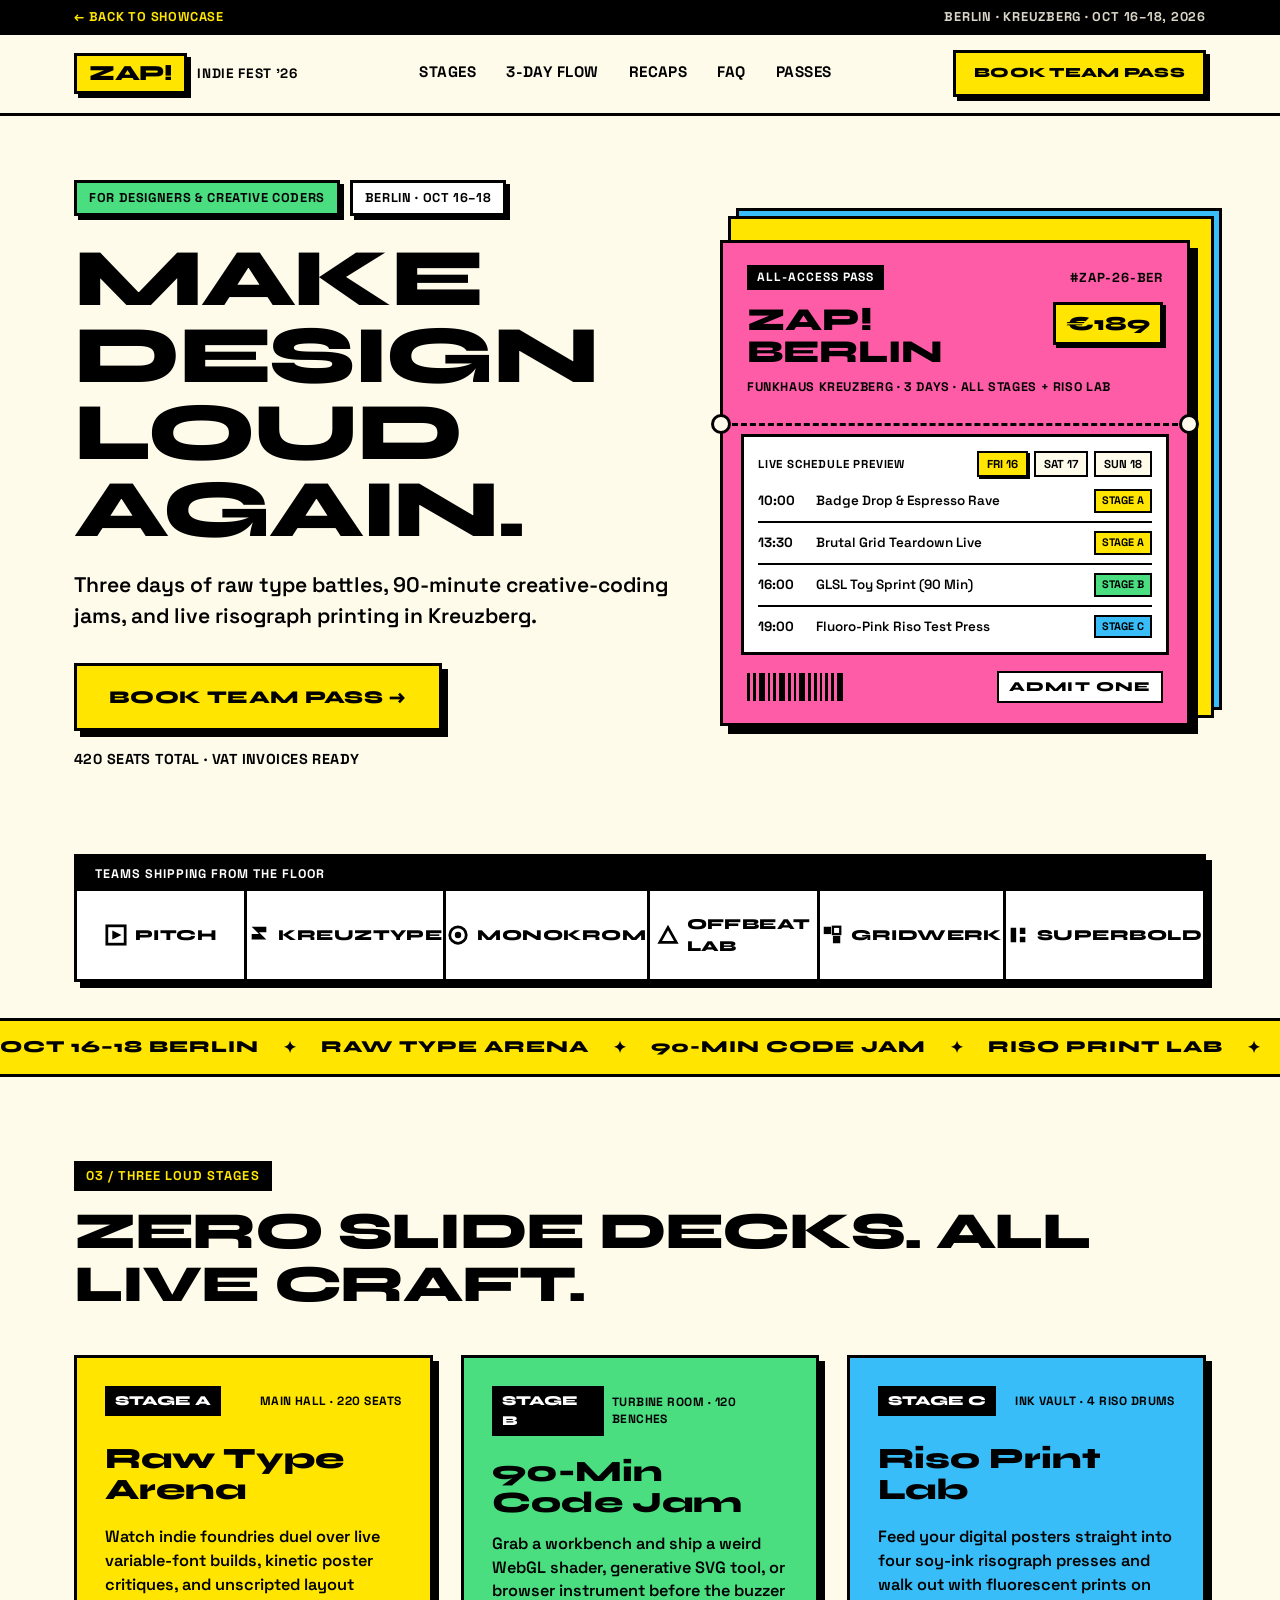
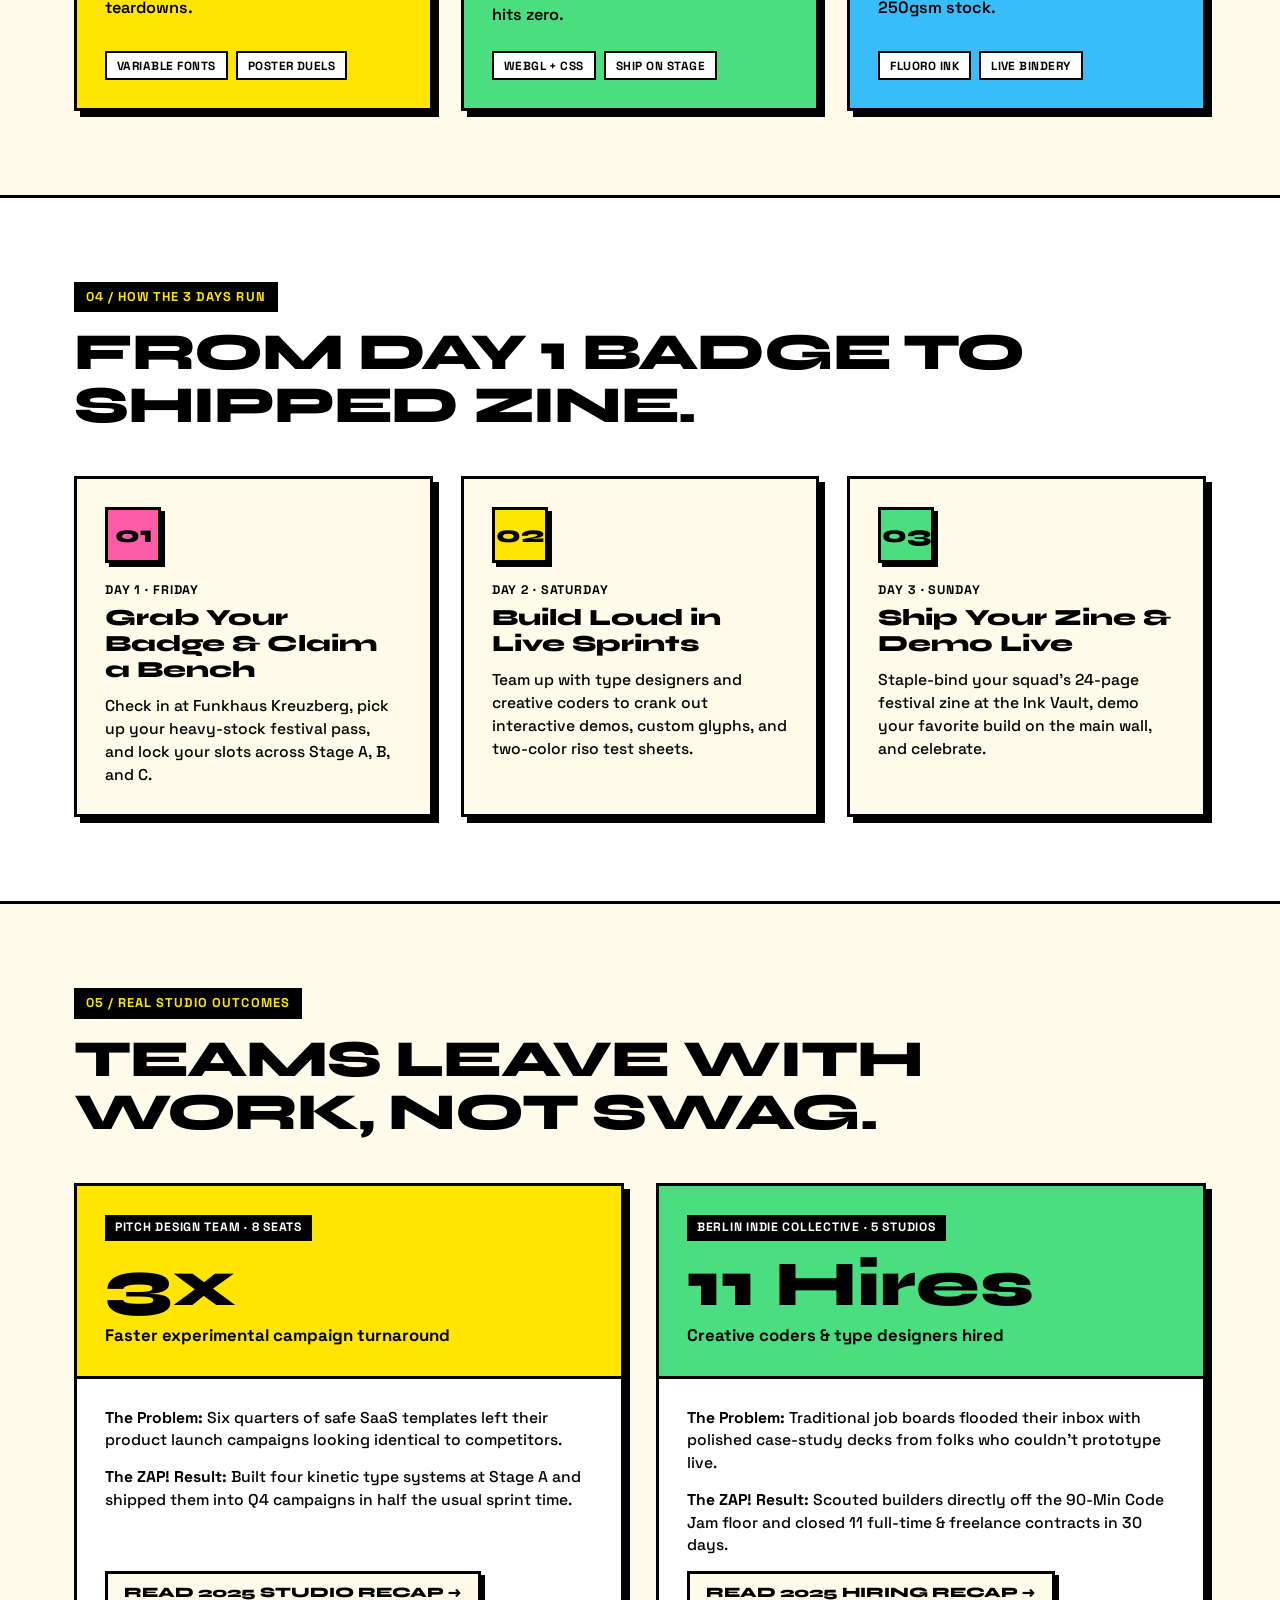
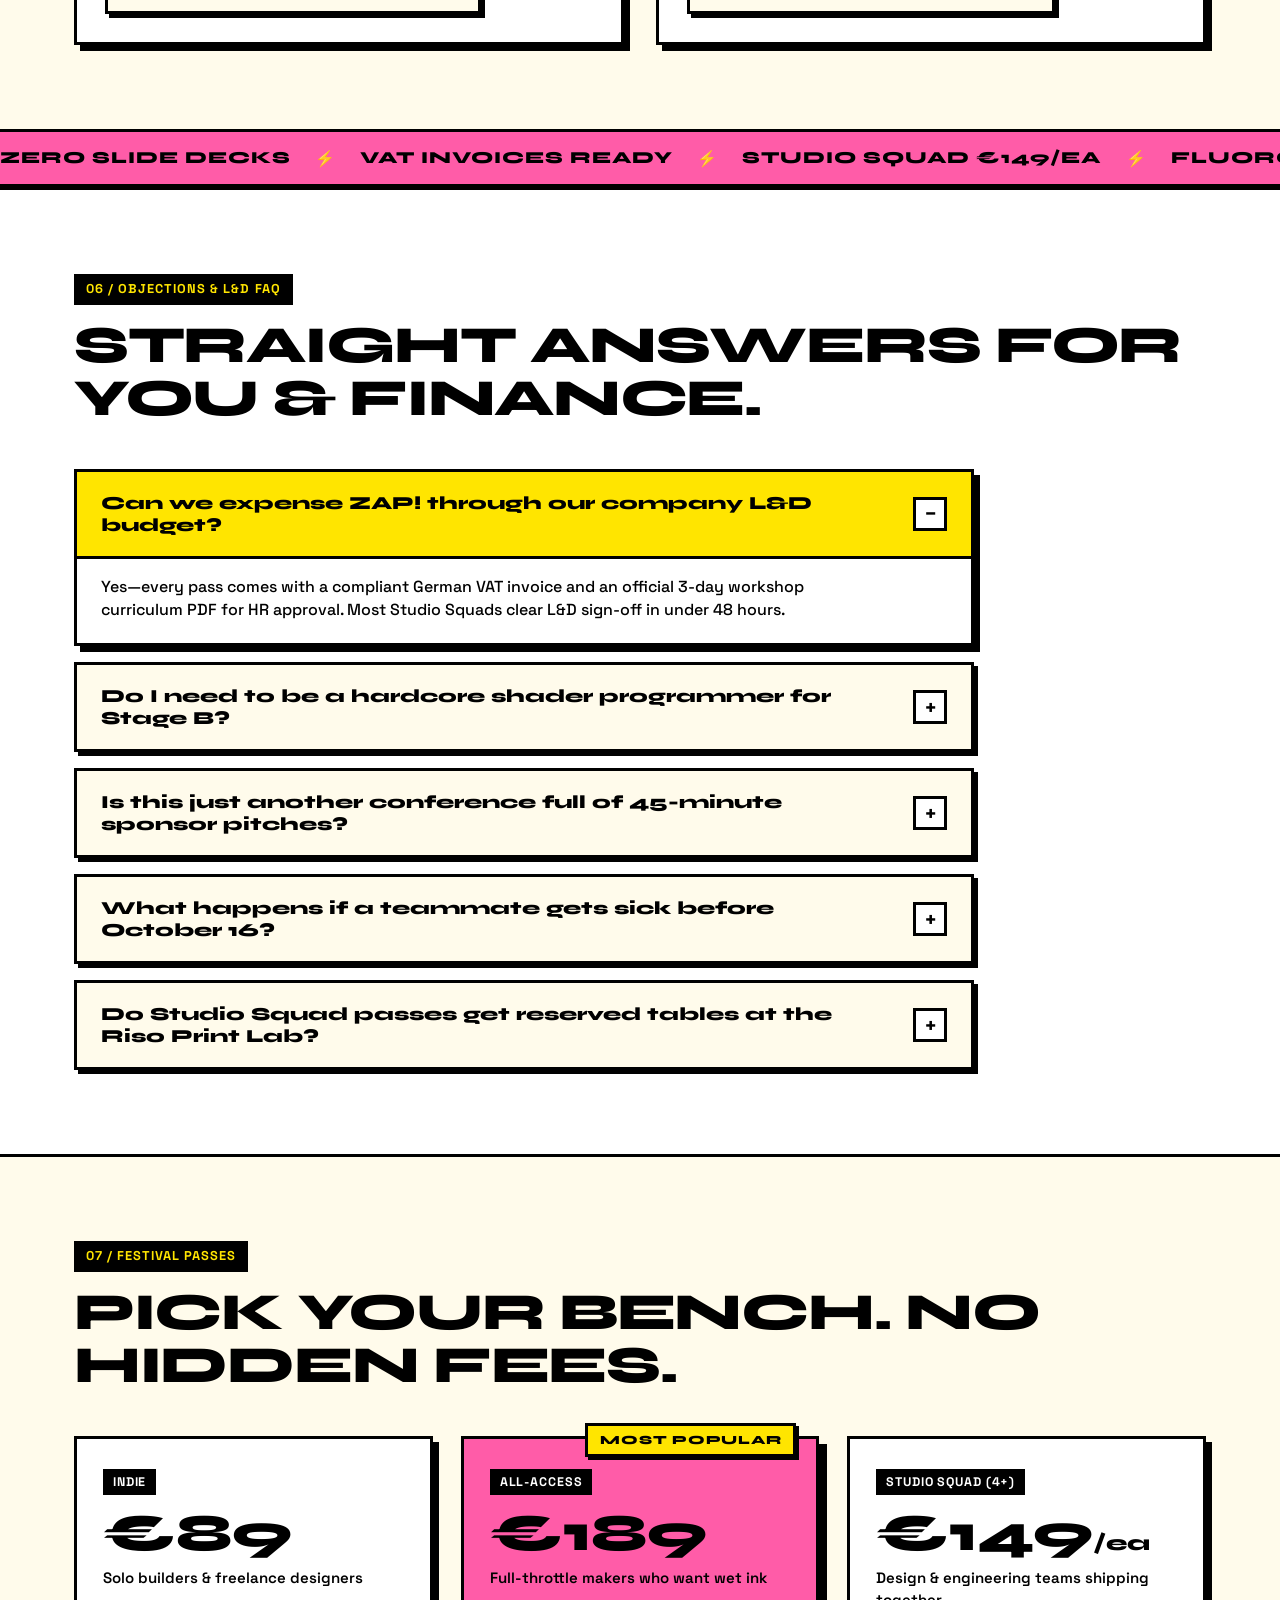
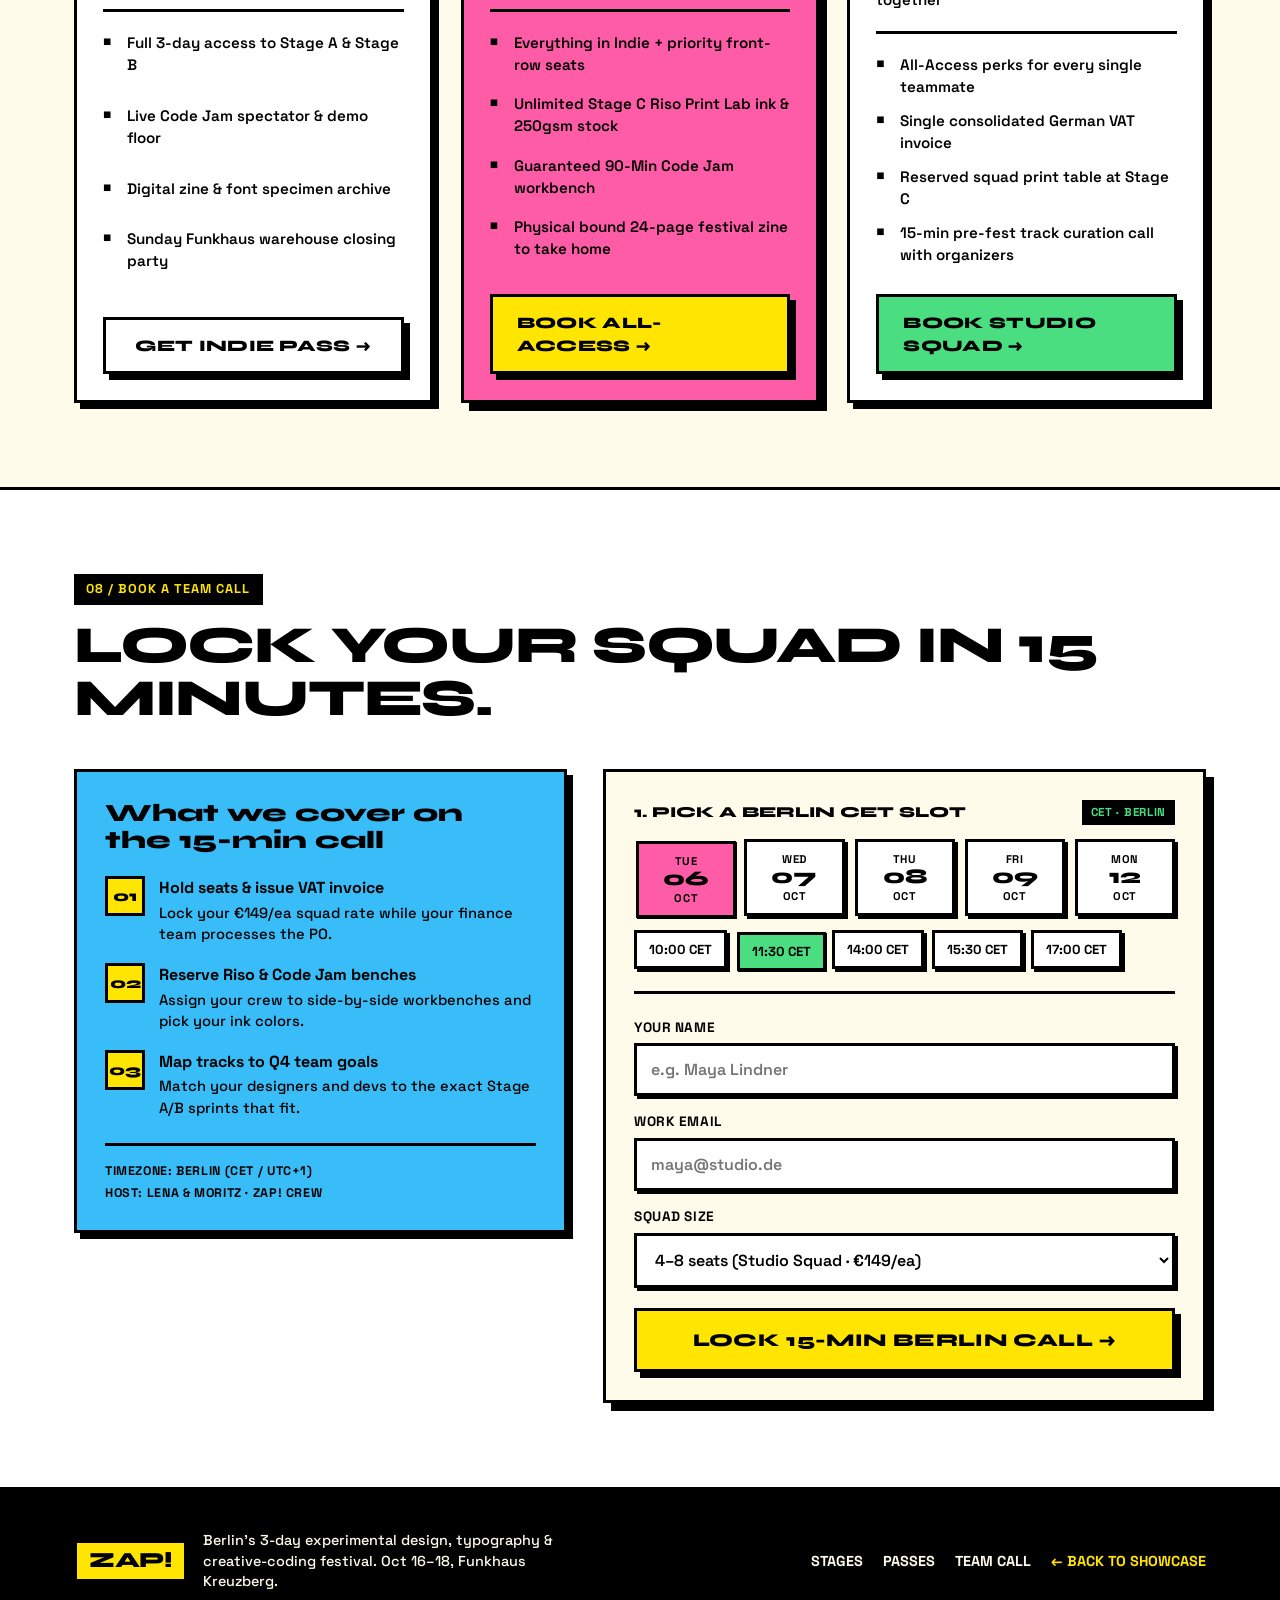
<file: sites/06-zap-fest/index.html>
<!DOCTYPE html>
<html lang="en">
<head>
  <meta charset="UTF-8" />
  <meta name="viewport" content="width=device-width, initial-scale=1.0" />
  <title>ZAP! Indie Fest — Berlin · Oct 16–18 · Make Design Loud Again</title>
  <meta name="description" content="ZAP! Indie Fest is Berlin's 3-day experimental design, raw typography, and creative-coding festival. Oct 16–18 in Kreuzberg." />
  <link rel="preconnect" href="https://fonts.googleapis.com" />
  <link rel="preconnect" href="https://fonts.gstatic.com" crossorigin />
  <link href="https://fonts.googleapis.com/css2?family=Space+Grotesk:wght@500;600;700&family=Syne:wght@700;800&display=swap" rel="stylesheet" />
  <link rel="stylesheet" href="styles.css" />
  <link rel="icon" type="image/svg+xml" href="../../assets/logo/favicon.svg?v=3" />
</head>
<body>
  <!-- Subtle Showcase Backlink Bar -->
  <div class="showcase-strip">
    <div class="container showcase-strip__inner">
      <a href="../../index.html" class="back-link">← Back to Showcase</a>
      <span class="strip-meta">BERLIN · KREUZBERG · OCT 16–18, 2026</span>
    </div>
  </div>

  <!-- 01 / NAVBAR + HERO -->
  <header class="navbar" id="top">
    <div class="container navbar__inner">
      <a href="#top" class="brand" aria-label="ZAP! Indie Fest Home">
        <span class="brand__mark">ZAP!</span>
        <span class="brand__sub">INDIE FEST '26</span>
      </a>

      <nav class="nav-links" id="navLinks" aria-label="Primary Navigation">
        <a href="#stages">Stages</a>
        <a href="#how-it-works">3-Day Flow</a>
        <a href="#case-studies">Recaps</a>
        <a href="#faq">FAQ</a>
        <a href="#pricing">Passes</a>
      </nav>

      <div class="navbar__actions">
        <a href="#book-call" class="btn btn--yellow btn--sm">Book Team Pass</a>
        <button class="nav-toggle" id="navToggle" type="button" aria-label="Toggle Menu" aria-expanded="false" aria-controls="navLinks">
          <span></span>
          <span></span>
          <span></span>
        </button>
      </div>
    </div>
  </header>

  <main>
    <!-- BLOCK 01: HERO -->
    <section class="hero section" id="hero">
      <div class="container hero__grid">
        <div class="hero__content">
          <div class="eyebrow-row">
            <span class="badge badge--mint">FOR DESIGNERS &amp; CREATIVE CODERS</span>
            <span class="badge badge--white">BERLIN · OCT 16–18</span>
          </div>

          <h1 class="hero__title">MAKE DESIGN<br />LOUD AGAIN.</h1>

          <p class="hero__subtitle">
            Three days of raw type battles, 90-minute creative-coding jams, and live risograph printing in Kreuzberg.
          </p>

          <div class="hero__cta-wrap">
            <a href="#book-call" class="btn btn--yellow btn--lg">Book Team Pass →</a>
            <span class="hero__note">420 seats total · VAT invoices ready</span>
          </div>
        </div>

        <!-- Stacked Hot-Pink All-Access Ticket Pass -->
        <div class="hero__ticket-stage" aria-label="All-Access Ticket Pass with Live Schedule Preview">
          <div class="ticket-stack-layer ticket-stack-layer--back" aria-hidden="true"></div>
          <div class="ticket-stack-layer ticket-stack-layer--mid" aria-hidden="true"></div>

          <article class="ticket-card">
            <div class="ticket-card__top">
              <div class="ticket-card__header">
                <span class="ticket-pill">ALL-ACCESS PASS</span>
                <span class="ticket-id">#ZAP-26-BER</span>
              </div>
              <div class="ticket-card__title-row">
                <h2>ZAP! BERLIN</h2>
                <span class="ticket-price-tag">€189</span>
              </div>
              <p class="ticket-card__venue">FUNKHAUS KREUZBERG · 3 DAYS · ALL STAGES + RISO LAB</p>
            </div>

            <div class="ticket-card__divider" aria-hidden="true">
              <span class="notch notch--left"></span>
              <span class="dashes"></span>
              <span class="notch notch--right"></span>
            </div>

            <div class="ticket-card__schedule">
              <div class="schedule-head">
                <span class="schedule-label">LIVE SCHEDULE PREVIEW</span>
                <div class="day-tabs" role="tablist" aria-label="Festival Days">
                  <button type="button" class="day-tab is-active" role="tab" aria-selected="true" data-day="fri">FRI 16</button>
                  <button type="button" class="day-tab" role="tab" aria-selected="false" data-day="sat">SAT 17</button>
                  <button type="button" class="day-tab" role="tab" aria-selected="false" data-day="sun">SUN 18</button>
                </div>
              </div>

              <ul class="schedule-list" id="scheduleList" aria-live="polite">
                <!-- Populated by script.js, with Day 1 fallback rendered statically -->
                <li class="schedule-item">
                  <span class="schedule-time">10:00</span>
                  <span class="schedule-event">Badge Drop &amp; Espresso Rave</span>
                  <span class="stage-chip stage-chip--yellow">STAGE A</span>
                </li>
                <li class="schedule-item">
                  <span class="schedule-time">13:30</span>
                  <span class="schedule-event">Brutal Grid Teardown Live</span>
                  <span class="stage-chip stage-chip--yellow">STAGE A</span>
                </li>
                <li class="schedule-item">
                  <span class="schedule-time">16:00</span>
                  <span class="schedule-event">GLSL Toy Sprint (90 Min)</span>
                  <span class="stage-chip stage-chip--mint">STAGE B</span>
                </li>
                <li class="schedule-item">
                  <span class="schedule-time">19:00</span>
                  <span class="schedule-event">Fluoro-Pink Riso Test Press</span>
                  <span class="stage-chip stage-chip--sky">STAGE C</span>
                </li>
              </ul>
            </div>

            <div class="ticket-card__footer">
              <div class="barcode" aria-hidden="true">
                <span></span><span></span><span></span><span></span><span></span>
                <span></span><span></span><span></span><span></span><span></span>
                <span></span><span></span><span></span><span></span><span></span>
              </div>
              <span class="ticket-stamp">ADMIT ONE</span>
            </div>
          </article>
        </div>
      </div>
    </section>

    <!-- BLOCK 02: PROOF BAR -->
    <section class="proof-bar" aria-label="Design teams attending ZAP! Indie Fest">
      <div class="container">
        <div class="proof-bar__box">
          <div class="proof-bar__label">TEAMS SHIPPING FROM THE FLOOR</div>
          <div class="proof-bar__logos">
            <!-- 6 Bold Black & White Design Team Logos -->
            <div class="logo-cell">
              <svg class="logo-svg" viewBox="0 0 24 24" aria-hidden="true"><rect x="2" y="2" width="20" height="20" fill="none" stroke="#000" stroke-width="3"/><polygon points="8,7 18,12 8,17" fill="#000"/></svg>
              <span>PITCH</span>
            </div>
            <div class="logo-cell">
              <svg class="logo-svg" viewBox="0 0 24 24" aria-hidden="true"><path d="M4 3h16v6h-8l8 8H4v-6h8L4 3z" fill="#000"/></svg>
              <span>KREUZTYPE</span>
            </div>
            <div class="logo-cell">
              <svg class="logo-svg" viewBox="0 0 24 24" aria-hidden="true"><circle cx="12" cy="12" r="9" fill="none" stroke="#000" stroke-width="3"/><circle cx="12" cy="12" r="3.5" fill="#000"/></svg>
              <span>MONOKROM</span>
            </div>
            <div class="logo-cell">
              <svg class="logo-svg" viewBox="0 0 24 24" aria-hidden="true"><path d="M3 20L12 4l9 16H3z" fill="none" stroke="#000" stroke-width="3"/></svg>
              <span>OFFBEAT LAB</span>
            </div>
            <div class="logo-cell">
              <svg class="logo-svg" viewBox="0 0 24 24" aria-hidden="true"><rect x="3" y="3" width="8" height="8" fill="#000"/><rect x="13" y="13" width="8" height="8" fill="#000"/><rect x="13" y="3" width="8" height="8" fill="none" stroke="#000" stroke-width="2.5"/></svg>
              <span>GRIDWERK</span>
            </div>
            <div class="logo-cell">
              <svg class="logo-svg" viewBox="0 0 24 24" aria-hidden="true"><path d="M4 4h6v16H4V4zm10 0h6v7h-6V4zm0 10h6v6h-6v-6z" fill="#000"/></svg>
              <span>SUPERBOLD</span>
            </div>
          </div>
        </div>
      </div>
    </section>

    <!-- KINETIC MARQUEE TICKER 01 -->
    <div class="marquee-strip marquee-strip--yellow" aria-hidden="true">
      <div class="marquee-track">
        <div class="marquee-group">
          <span>OCT 16–18 BERLIN</span><span class="m-star">✦</span>
          <span>RAW TYPE ARENA</span><span class="m-star">✦</span>
          <span>90-MIN CODE JAM</span><span class="m-star">✦</span>
          <span>RISO PRINT LAB</span><span class="m-star">✦</span>
          <span>420 SEATS TOTAL</span><span class="m-star">✦</span>
          <span>MAKE DESIGN LOUD AGAIN</span><span class="m-star">✦</span>
        </div>
        <div class="marquee-group">
          <span>OCT 16–18 BERLIN</span><span class="m-star">✦</span>
          <span>RAW TYPE ARENA</span><span class="m-star">✦</span>
          <span>90-MIN CODE JAM</span><span class="m-star">✦</span>
          <span>RISO PRINT LAB</span><span class="m-star">✦</span>
          <span>420 SEATS TOTAL</span><span class="m-star">✦</span>
          <span>MAKE DESIGN LOUD AGAIN</span><span class="m-star">✦</span>
        </div>
      </div>
    </div>

    <!-- BLOCK 03: PRODUCT TOUR (3 LOUD STAGES) -->
    <section class="section" id="stages">
      <div class="container">
        <div class="section-head" data-stamp>
          <span class="section-tag">03 / THREE LOUD STAGES</span>
          <h2 class="section-title">ZERO SLIDE DECKS. ALL LIVE CRAFT.</h2>
        </div>

        <div class="stages-grid">
          <article class="stage-card stage-card--yellow sticker-tilt" data-stamp data-stamp-delay="0">
            <div class="stage-card__meta">
              <span class="stage-code">STAGE A</span>
              <span class="stage-cap">MAIN HALL · 220 SEATS</span>
            </div>
            <h3 class="stage-card__title">Raw Type Arena</h3>
            <p class="stage-card__desc">
              Watch indie foundries duel over live variable-font builds, kinetic poster critiques, and unscripted layout teardowns.
            </p>
            <div class="stage-card__foot">
              <span class="mono-pill">VARIABLE FONTS</span>
              <span class="mono-pill">POSTER DUELS</span>
            </div>
          </article>

          <article class="stage-card stage-card--mint sticker-tilt sticker-tilt--alt" data-stamp data-stamp-delay="80">
            <div class="stage-card__meta">
              <span class="stage-code">STAGE B</span>
              <span class="stage-cap">TURBINE ROOM · 120 BENCHES</span>
            </div>
            <h3 class="stage-card__title">90-Min Code Jam</h3>
            <p class="stage-card__desc">
              Grab a workbench and ship a weird WebGL shader, generative SVG tool, or browser instrument before the buzzer hits zero.
            </p>
            <div class="stage-card__foot">
              <span class="mono-pill">WEBGL + CSS</span>
              <span class="mono-pill">SHIP ON STAGE</span>
            </div>
          </article>

          <article class="stage-card stage-card--sky sticker-tilt" data-stamp data-stamp-delay="160">
            <div class="stage-card__meta">
              <span class="stage-code">STAGE C</span>
              <span class="stage-cap">INK VAULT · 4 RISO DRUMS</span>
            </div>
            <h3 class="stage-card__title">Riso Print Lab</h3>
            <p class="stage-card__desc">
              Feed your digital posters straight into four soy-ink risograph presses and walk out with fluorescent prints on 250gsm stock.
            </p>
            <div class="stage-card__foot">
              <span class="mono-pill">FLUORO INK</span>
              <span class="mono-pill">LIVE BINDERY</span>
            </div>
          </article>
        </div>
      </div>
    </section>

    <!-- BLOCK 04: HOW IT WORKS -->
    <section class="section section--bordered" id="how-it-works">
      <div class="container">
        <div class="section-head" data-stamp>
          <span class="section-tag">04 / HOW THE 3 DAYS RUN</span>
          <h2 class="section-title">FROM DAY 1 BADGE TO SHIPPED ZINE.</h2>
        </div>

        <ol class="steps-grid">
          <li class="step-card sticker-tilt" data-stamp data-stamp-delay="0">
            <div class="step-card__num">01</div>
            <span class="step-card__day">DAY 1 · FRIDAY</span>
            <h3 class="step-card__title">Grab Your Badge &amp; Claim a Bench</h3>
            <p class="step-card__desc">
              Check in at Funkhaus Kreuzberg, pick up your heavy-stock festival pass, and lock your slots across Stage A, B, and C.
            </p>
          </li>

          <li class="step-card sticker-tilt sticker-tilt--alt" data-stamp data-stamp-delay="80">
            <div class="step-card__num">02</div>
            <span class="step-card__day">DAY 2 · SATURDAY</span>
            <h3 class="step-card__title">Build Loud in Live Sprints</h3>
            <p class="step-card__desc">
              Team up with type designers and creative coders to crank out interactive demos, custom glyphs, and two-color riso test sheets.
            </p>
          </li>

          <li class="step-card sticker-tilt" data-stamp data-stamp-delay="160">
            <div class="step-card__num">03</div>
            <span class="step-card__day">DAY 3 · SUNDAY</span>
            <h3 class="step-card__title">Ship Your Zine &amp; Demo Live</h3>
            <p class="step-card__desc">
              Staple-bind your squad's 24-page festival zine at the Ink Vault, demo your favorite build on the main wall, and celebrate.
            </p>
          </li>
        </ol>
      </div>
    </section>

    <!-- BLOCK 05: CASE STUDIES -->
    <section class="section" id="case-studies">
      <div class="container">
        <div class="section-head" data-stamp>
          <span class="section-tag">05 / REAL STUDIO OUTCOMES</span>
          <h2 class="section-title">TEAMS LEAVE WITH WORK, NOT SWAG.</h2>
        </div>

        <div class="cases-grid">
          <article class="case-card case-card--yellow sticker-tilt" data-stamp data-stamp-delay="0">
            <div class="case-card__top">
              <span class="case-customer">PITCH DESIGN TEAM · 8 SEATS</span>
              <div class="case-metric">3x</div>
              <p class="case-metric-label">Faster experimental campaign turnaround</p>
            </div>
            <div class="case-card__body">
              <p class="case-problem">
                <strong>The Problem:</strong> Six quarters of safe SaaS templates left their product launch campaigns looking identical to competitors.
              </p>
              <p class="case-result">
                <strong>The ZAP! Result:</strong> Built four kinetic type systems at Stage A and shipped them into Q4 campaigns in half the usual sprint time.
              </p>
              <button type="button" class="recap-link" data-recap="pitch">Read 2025 Studio Recap →</button>
            </div>
          </article>

          <article class="case-card case-card--mint sticker-tilt sticker-tilt--alt" data-stamp data-stamp-delay="90">
            <div class="case-card__top">
              <span class="case-customer">BERLIN INDIE COLLECTIVE · 5 STUDIOS</span>
              <div class="case-metric">11 Hires</div>
              <p class="case-metric-label">Creative coders &amp; type designers hired</p>
            </div>
            <div class="case-card__body">
              <p class="case-problem">
                <strong>The Problem:</strong> Traditional job boards flooded their inbox with polished case-study decks from folks who couldn't prototype live.
              </p>
              <p class="case-result">
                <strong>The ZAP! Result:</strong> Scouted builders directly off the 90-Min Code Jam floor and closed 11 full-time &amp; freelance contracts in 30 days.
              </p>
              <button type="button" class="recap-link" data-recap="collective">Read 2025 Hiring Recap →</button>
            </div>
          </article>
        </div>
      </div>
    </section>

    <!-- KINETIC MARQUEE TICKER 02 -->
    <div class="marquee-strip marquee-strip--pink marquee-strip--reverse" aria-hidden="true">
      <div class="marquee-track">
        <div class="marquee-group">
          <span>ZERO SLIDE DECKS</span><span class="m-star">⚡</span>
          <span>VAT INVOICES READY</span><span class="m-star">⚡</span>
          <span>STUDIO SQUAD €149/EA</span><span class="m-star">⚡</span>
          <span>FLUORO SOY INK</span><span class="m-star">⚡</span>
          <span>FUNKHAUS KREUZBERG</span><span class="m-star">⚡</span>
        </div>
        <div class="marquee-group">
          <span>ZERO SLIDE DECKS</span><span class="m-star">⚡</span>
          <span>VAT INVOICES READY</span><span class="m-star">⚡</span>
          <span>STUDIO SQUAD €149/EA</span><span class="m-star">⚡</span>
          <span>FLUORO SOY INK</span><span class="m-star">⚡</span>
          <span>FUNKHAUS KREUZBERG</span><span class="m-star">⚡</span>
        </div>
      </div>
    </div>

    <!-- BLOCK 06: OBJECTIONS / FAQ -->
    <section class="section section--bordered" id="faq">
      <div class="container">
        <div class="section-head" data-stamp>
          <span class="section-tag">06 / OBJECTIONS &amp; L&amp;D FAQ</span>
          <h2 class="section-title">STRAIGHT ANSWERS FOR YOU &amp; FINANCE.</h2>
        </div>

        <div class="faq-list" id="faqList">
          <div class="faq-item is-open">
            <button type="button" class="faq-trigger" aria-expanded="true">
              <span>Can we expense ZAP! through our company L&amp;D budget?</span>
              <span class="faq-icon" aria-hidden="true">−</span>
            </button>
            <div class="faq-panel">
              <p>Yes—every pass comes with a compliant German VAT invoice and an official 3-day workshop curriculum PDF for HR approval. Most Studio Squads clear L&amp;D sign-off in under 48 hours.</p>
            </div>
          </div>

          <div class="faq-item">
            <button type="button" class="faq-trigger" aria-expanded="false">
              <span>Do I need to be a hardcore shader programmer for Stage B?</span>
              <span class="faq-icon" aria-hidden="true">+</span>
            </button>
            <div class="faq-panel">
              <p>Not at all—we pair visual designers with creative coders and provide starter templates in vanilla JS, CSS, and p5.js. If you can tweak variables and break layouts, you'll ship something wild.</p>
            </div>
          </div>

          <div class="faq-item">
            <button type="button" class="faq-trigger" aria-expanded="false">
              <span>Is this just another conference full of 45-minute sponsor pitches?</span>
              <span class="faq-icon" aria-hidden="true">+</span>
            </button>
            <div class="faq-panel">
              <p>Zero paid speaking slots and zero corporate keynotes—every session is a live build, critique, or print run. Sponsors only fund the ink, paper stock, and espresso bar.</p>
            </div>
          </div>

          <div class="faq-item">
            <button type="button" class="faq-trigger" aria-expanded="false">
              <span>What happens if a teammate gets sick before October 16?</span>
              <span class="faq-icon" aria-hidden="true">+</span>
            </button>
            <div class="faq-panel">
              <p>You can reassign any pass to another teammate up to 24 hours before doors open at zero fee. Just reply to your confirmation email with the new name.</p>
            </div>
          </div>

          <div class="faq-item">
            <button type="button" class="faq-trigger" aria-expanded="false">
              <span>Do Studio Squad passes get reserved tables at the Riso Print Lab?</span>
              <span class="faq-icon" aria-hidden="true">+</span>
            </button>
            <div class="faq-panel">
              <p>Yes—groups of 4+ get a dedicated print bench, pre-loaded fluorescent ink drums, and a 15-minute pre-fest track call. Your whole squad builds and binds its zine side by side.</p>
            </div>
          </div>
        </div>
      </div>
    </section>

    <!-- BLOCK 07: PRICING -->
    <section class="section" id="pricing">
      <div class="container">
        <div class="section-head" data-stamp>
          <span class="section-tag">07 / FESTIVAL PASSES</span>
          <h2 class="section-title">PICK YOUR BENCH. NO HIDDEN FEES.</h2>
        </div>

        <div class="pricing-grid">
          <!-- Tier 1: Indie -->
          <article class="price-card sticker-tilt" data-stamp data-stamp-delay="0">
            <div class="price-card__head">
              <span class="tier-label">INDIE</span>
              <div class="tier-price">€89</div>
              <p class="tier-sub">Solo builders &amp; freelance designers</p>
            </div>
            <ul class="tier-list">
              <li>Full 3-day access to Stage A &amp; Stage B</li>
              <li>Live Code Jam spectator &amp; demo floor</li>
              <li>Digital zine &amp; font specimen archive</li>
              <li>Sunday Funkhaus warehouse closing party</li>
            </ul>
            <a href="#book-call" class="btn btn--white btn--block" data-select-squad="1-3">Get Indie Pass →</a>
          </article>

          <!-- Tier 2: All-Access (Hot Pink Highlight + Yellow CTA) -->
          <article class="price-card price-card--featured sticker-tilt sticker-tilt--alt" data-stamp data-stamp-delay="80">
            <div class="popular-stamp">MOST POPULAR</div>
            <div class="price-card__head">
              <span class="tier-label">ALL-ACCESS</span>
              <div class="tier-price">€189</div>
              <p class="tier-sub">Full-throttle makers who want wet ink</p>
            </div>
            <ul class="tier-list">
              <li>Everything in Indie + priority front-row seats</li>
              <li>Unlimited Stage C Riso Print Lab ink &amp; 250gsm stock</li>
              <li>Guaranteed 90-Min Code Jam workbench</li>
              <li>Physical bound 24-page festival zine to take home</li>
            </ul>
            <a href="#book-call" class="btn btn--yellow btn--block" data-select-squad="1-3">Book All-Access →</a>
          </article>

          <!-- Tier 3: Studio Squad -->
          <article class="price-card price-card--squad sticker-tilt" data-stamp data-stamp-delay="160">
            <div class="price-card__head">
              <span class="tier-label">STUDIO SQUAD (4+)</span>
              <div class="tier-price">€149<span class="tier-unit">/ea</span></div>
              <p class="tier-sub">Design &amp; engineering teams shipping together</p>
            </div>
            <ul class="tier-list">
              <li>All-Access perks for every single teammate</li>
              <li>Single consolidated German VAT invoice</li>
              <li>Reserved squad print table at Stage C</li>
              <li>15-min pre-fest track curation call with organizers</li>
            </ul>
            <a href="#book-call" class="btn btn--mint btn--block" data-select-squad="4-8">Book Studio Squad →</a>
          </article>
        </div>
      </div>
    </section>

    <!-- BLOCK 08: BOOK A TEAM CALL -->
    <section class="section section--bordered" id="book-call">
      <div class="container">
        <div class="section-head" data-stamp>
          <span class="section-tag">08 / BOOK A TEAM CALL</span>
          <h2 class="section-title">LOCK YOUR SQUAD IN 15 MINUTES.</h2>
        </div>

        <div class="booking-grid">
          <!-- Left: What we cover -->
          <aside class="booking-info" data-stamp data-stamp-delay="0">
            <div class="info-card">
              <h3>What we cover on the 15-min call</h3>
              <ul class="cover-list">
                <li>
                  <span class="cover-num">01</span>
                  <div>
                    <strong>Hold seats &amp; issue VAT invoice</strong>
                    <p>Lock your €149/ea squad rate while your finance team processes the PO.</p>
                  </div>
                </li>
                <li>
                  <span class="cover-num">02</span>
                  <div>
                    <strong>Reserve Riso &amp; Code Jam benches</strong>
                    <p>Assign your crew to side-by-side workbenches and pick your ink colors.</p>
                  </div>
                </li>
                <li>
                  <span class="cover-num">03</span>
                  <div>
                    <strong>Map tracks to Q4 team goals</strong>
                    <p>Match your designers and devs to the exact Stage A/B sprints that fit.</p>
                  </div>
                </li>
              </ul>

              <div class="berlin-meta">
                <span>TIMEZONE: BERLIN (CET / UTC+1)</span>
                <span>HOST: LENA &amp; MORITZ · ZAP! CREW</span>
              </div>
            </div>
          </aside>

          <!-- Right: Interactive Berlin CET Calendar + 3-Field Form -->
          <div class="booking-panel">
            <form id="bookingForm" class="booking-form" novalidate>
              <!-- Interactive Berlin CET Calendar -->
              <div class="calendar-block">
                <div class="calendar-head">
                  <span class="calendar-title">1. PICK A BERLIN CET SLOT</span>
                  <span class="tz-pill">CET · BERLIN</span>
                </div>

                <div class="date-grid" id="dateGrid" role="radiogroup" aria-label="Select a call date">
                  <button type="button" class="date-btn is-selected" data-date="Tue, Oct 6" aria-pressed="true">
                    <span class="d-day">TUE</span>
                    <span class="d-num">06</span>
                    <span class="d-mon">OCT</span>
                  </button>
                  <button type="button" class="date-btn" data-date="Wed, Oct 7" aria-pressed="false">
                    <span class="d-day">WED</span>
                    <span class="d-num">07</span>
                    <span class="d-mon">OCT</span>
                  </button>
                  <button type="button" class="date-btn" data-date="Thu, Oct 8" aria-pressed="false">
                    <span class="d-day">THU</span>
                    <span class="d-num">08</span>
                    <span class="d-mon">OCT</span>
                  </button>
                  <button type="button" class="date-btn" data-date="Fri, Oct 9" aria-pressed="false">
                    <span class="d-day">FRI</span>
                    <span class="d-num">09</span>
                    <span class="d-mon">OCT</span>
                  </button>
                  <button type="button" class="date-btn" data-date="Mon, Oct 12" aria-pressed="false">
                    <span class="d-day">MON</span>
                    <span class="d-num">12</span>
                    <span class="d-mon">OCT</span>
                  </button>
                </div>

                <div class="time-grid" id="timeGrid" role="radiogroup" aria-label="Select a Berlin CET time">
                  <button type="button" class="time-btn" data-time="10:00 CET" aria-pressed="false">10:00 CET</button>
                  <button type="button" class="time-btn is-selected" data-time="11:30 CET" aria-pressed="true">11:30 CET</button>
                  <button type="button" class="time-btn" data-time="14:00 CET" aria-pressed="false">14:00 CET</button>
                  <button type="button" class="time-btn" data-time="15:30 CET" aria-pressed="false">15:30 CET</button>
                  <button type="button" class="time-btn" data-time="17:00 CET" aria-pressed="false">17:00 CET</button>
                </div>
              </div>

              <!-- Strictly 3 Fields Max -->
              <div class="form-fields">
                <div class="field">
                  <label for="yourName">Your Name</label>
                  <input type="text" id="yourName" name="yourName" placeholder="e.g. Maya Lindner" required autocomplete="name" />
                </div>

                <div class="field">
                  <label for="workEmail">Work Email</label>
                  <input type="email" id="workEmail" name="workEmail" placeholder="maya@studio.de" required autocomplete="email" />
                </div>

                <div class="field">
                  <label for="squadSize">Squad Size</label>
                  <select id="squadSize" name="squadSize" required>
                    <option value="1-3">1–3 seats (Indie / All-Access)</option>
                    <option value="4-8" selected>4–8 seats (Studio Squad · €149/ea)</option>
                    <option value="9-15">9–15 seats (Design Org · €149/ea)</option>
                    <option value="16+">16+ seats (Full Studio Takeover)</option>
                  </select>
                </div>
              </div>

              <p class="form-error" id="formError" role="alert" hidden></p>

              <button type="submit" class="btn btn--yellow btn--lg btn--block">
                Lock 15-Min Berlin Call →
              </button>
            </form>

            <!-- Confirmation State -->
            <div class="booking-confirm" id="bookingConfirm" hidden aria-live="polite">
              <div class="confirm-badge">CALL LOCKED · BERLIN CET</div>
              <h3>YOU'RE ON THE CALENDAR!</h3>
              <p class="confirm-copy">
                Calendar invite + L&amp;D VAT invoice template sent to <strong id="confirmEmail"></strong>.
              </p>
              <div class="confirm-summary">
                <div><span>WHO</span><strong id="confirmName"></strong></div>
                <div><span>WHEN</span><strong id="confirmSlot"></strong></div>
                <div><span>SQUAD</span><strong id="confirmSquad"></strong></div>
              </div>
              <button type="button" class="btn btn--white" id="resetBooking">Book Another Slot</button>
            </div>
          </div>
        </div>
      </div>
    </section>
  </main>

  <!-- FOOTER -->
  <footer class="footer">
    <div class="container footer__inner">
      <div class="footer__brand">
        <span class="brand__mark">ZAP!</span>
        <p>Berlin's 3-day experimental design, typography &amp; creative-coding festival. Oct 16–18, Funkhaus Kreuzberg.</p>
      </div>
      <div class="footer__links">
        <a href="#stages">Stages</a>
        <a href="#pricing">Passes</a>
        <a href="#book-call">Team Call</a>
        <a href="../../index.html" class="footer__back">← Back to Showcase</a>
      </div>
    </div>
  </footer>

  <!-- Case Study Recap Modal -->
  <div class="modal-backdrop" id="recapModal" hidden role="dialog" aria-modal="true" aria-labelledby="recapModalTitle">
    <div class="modal-card">
      <div class="modal-card__head">
        <span class="modal-tag" id="recapModalTag">2025 RECAP</span>
        <button type="button" class="modal-close" id="recapModalClose" aria-label="Close recap">✕</button>
      </div>
      <h3 class="modal-card__title" id="recapModalTitle"></h3>
      <p class="modal-card__body" id="recapModalBody"></p>
      <div class="modal-card__stats" id="recapModalStats"></div>
      <a href="#book-call" class="btn btn--yellow" id="recapModalCta">Book a Team Pass →</a>
    </div>
  </div>

  <script src="script.js"></script>
</body>
</html>
</file>
<file: apps/01-pawpal/styles.css>
:root {
  --bg: #F6F0FA;
  --stage-bg: #EAE1F5;
  --white: #FFFFFF;
  --yellow: #FCE5A2;
  --mint: #D6F2DF;
  --sky: #CBE8FA;
  --peach: #FCD9CC;
  --lavender: #E5DAFA;
  --input-bg: #EFE7F6;
  --ink: #2D2342;
  --muted: #6B5D82;
  --coral: #FF7B6B;
  --coral-dark: #E05647;
  --purple: #7B61FF;
  --mint-dark: #259B63;
  --sky-dark: #2E86C1;
  --amber-dark: #B87A14;
  --spring: cubic-bezier(0.34, 1.56, 0.64, 1);

  --clay-sm:
    0 6px 14px rgba(58, 40, 92, 0.12),
    0 2px 4px rgba(58, 40, 92, 0.06),
    inset 3px 3px 6px rgba(255, 255, 255, 0.88),
    inset -3px -4px 8px rgba(58, 40, 92, 0.12);

  --clay-md:
    0 12px 24px rgba(58, 40, 92, 0.14),
    0 3px 7px rgba(58, 40, 92, 0.07),
    inset 4px 4px 10px rgba(255, 255, 255, 0.88),
    inset -4px -5px 11px rgba(58, 40, 92, 0.14);

  --clay-lg:
    0 18px 36px rgba(58, 40, 92, 0.17),
    0 5px 12px rgba(58, 40, 92, 0.08),
    inset 5px 5px 12px rgba(255, 255, 255, 0.9),
    inset -5px -6px 14px rgba(58, 40, 92, 0.16);

  --clay-inset:
    inset 3px 4px 8px rgba(58, 40, 92, 0.14),
    inset -3px -3px 6px rgba(255, 255, 255, 0.92);
}

* {
  box-sizing: border-box;
  margin: 0;
  padding: 0;
  -webkit-tap-highlight-color: transparent;
}

body {
  font-family: 'Nunito', -apple-system, BlinkMacSystemFont, sans-serif;
  background: radial-gradient(circle at 18% 12%, #FDF4FF 0%, var(--stage-bg) 55%, #DFD3EE 100%);
  color: var(--ink);
  min-height: 100vh;
  display: flex;
  flex-direction: column;
}

button, input {
  font-family: inherit;
  color: inherit;
}

button {
  border: none;
  background: none;
  cursor: pointer;
}

/* Prototype Stage Bar */
.stage-bar {
  position: sticky;
  top: 0;
  z-index: 40;
  display: flex;
  flex-wrap: wrap;
  align-items: center;
  justify-content: space-between;
  gap: 12px;
  padding: 12px 20px;
  background: rgba(246, 240, 250, 0.86);
  backdrop-filter: blur(14px);
  border-bottom: 1px solid rgba(123, 97, 255, 0.12);
}

.stage-left {
  display: flex;
  align-items: center;
  gap: 10px;
  flex-wrap: wrap;
}

.back-link {
  text-decoration: none;
  font-weight: 800;
  font-size: 13px;
  color: var(--ink);
  background: var(--white);
  padding: 8px 14px;
  border-radius: 999px;
  box-shadow: var(--clay-sm);
  transition: transform 0.2s var(--spring);
}
.back-link:hover { transform: translateY(-2px); }
.back-link:active { transform: scale(0.95); }

.style-badge {
  font-size: 12px;
  font-weight: 800;
  background: var(--yellow);
  padding: 6px 12px;
  border-radius: 999px;
  box-shadow: var(--clay-sm);
}

.app-title {
  font-weight: 900;
  font-size: 15px;
  letter-spacing: -0.01em;
}

.screen-rail {
  display: flex;
  flex-wrap: wrap;
  gap: 6px;
}

.rail-btn {
  font-size: 12px;
  font-weight: 800;
  color: var(--muted);
  background: var(--white);
  padding: 7px 12px;
  border-radius: 999px;
  box-shadow: var(--clay-sm);
  transition: transform 0.22s var(--spring), background 0.2s, color 0.2s;
}
.rail-btn:hover { transform: translateY(-2px); color: var(--ink); }
.rail-btn:active { transform: scale(0.93); }
.rail-btn.is-active {
  background: var(--coral);
  color: var(--white);
  box-shadow:
    0 8px 16px rgba(232, 93, 78, 0.28),
    inset 3px 3px 6px rgba(255, 255, 255, 0.45),
    inset -3px -4px 8px rgba(168, 44, 32, 0.28);
}

/* Stage & Device Frame */
.stage {
  flex: 1;
  display: grid;
  place-items: center;
  padding: 28px 16px 40px;
}

.device-shell {
  position: relative;
  padding: 14px;
  border-radius: 56px;
  background: linear-gradient(145deg, #FFFFFF 0%, #E7DCF4 100%);
  box-shadow:
    0 32px 64px rgba(58, 40, 92, 0.22),
    0 8px 20px rgba(58, 40, 92, 0.1),
    inset 6px 6px 14px rgba(255, 255, 255, 0.95),
    inset -6px -8px 16px rgba(58, 40, 92, 0.16);
}

.device-notch {
  position: absolute;
  top: 24px;
  left: 50%;
  transform: translateX(-50%);
  width: 112px;
  height: 26px;
  border-radius: 999px;
  background: #231B33;
  z-index: 30;
  box-shadow: inset 0 -2px 4px rgba(255,255,255,0.12);
}

.phone-frame {
  position: relative;
  width: 390px;
  height: 844px;
  border-radius: 44px;
  background: var(--bg);
  overflow: hidden;
  display: flex;
  flex-direction: column;
}

.bg-blob {
  position: absolute;
  border-radius: 50%;
  pointer-events: none;
  z-index: 0;
}
.blob-1 { width: 210px; height: 210px; top: -64px; left: -64px; background: rgba(229, 218, 250, 0.65); }
.blob-2 { width: 190px; height: 190px; bottom: -40px; right: -50px; background: rgba(252, 229, 162, 0.45); }

/* Status Bar */
.status-bar {
  position: relative;
  z-index: 10;
  display: flex;
  align-items: center;
  justify-content: space-between;
  padding: 16px 26px 8px;
  font-size: 14px;
  font-weight: 800;
}
.status-icons {
  display: flex;
  align-items: center;
  gap: 6px;
  font-size: 12px;
}
.battery-pill {
  width: 24px;
  height: 12px;
  border-radius: 4px;
  background: var(--ink);
  display: inline-block;
}

/* Screens Viewport */
.screens-viewport {
  position: relative;
  flex: 1;
  z-index: 2;
  overflow: hidden;
}

.screen {
  position: absolute;
  inset: 0;
  opacity: 0;
  pointer-events: none;
  transform: translateY(22px) scale(0.95);
  transition: opacity 0.32s ease, transform 0.44s var(--spring);
}

.screen.is-active {
  opacity: 1;
  pointer-events: auto;
  transform: translateY(0) scale(1);
}

.screen-scroll {
  height: 100%;
  overflow-y: auto;
  padding: 12px 24px 28px;
  display: flex;
  flex-direction: column;
  gap: 14px;
  scrollbar-width: none;
}
.screen-scroll::-webkit-scrollbar { display: none; }
.screen.has-nav .screen-scroll { padding-bottom: 108px; }

/* Clay Utility Surfaces */
.clay-xs { box-shadow: 0 4px 10px rgba(58,40,92,0.1), inset 2px 2px 5px rgba(255,255,255,0.85), inset -2px -3px 6px rgba(58,40,92,0.12); }
.clay-sm { box-shadow: var(--clay-sm); }
.clay-md { box-shadow: var(--clay-md); }
.clay-lg { box-shadow: var(--clay-lg); }
.clay-inset { box-shadow: var(--clay-inset); }

.bg-white { background: var(--white); }
.bg-yellow { background: var(--yellow); }
.bg-mint { background: var(--mint); }
.bg-sky { background: var(--sky); }
.bg-peach { background: var(--peach); }
.bg-lavender { background: var(--lavender); }

.amber { color: var(--amber-dark); }
.sky { color: var(--sky-dark); }
.purple { color: var(--purple); }
.mint-text { color: var(--mint-dark); font-size: 12px; font-weight: 800; }

.clay-card {
  background: var(--white);
  border-radius: 28px;
  padding: 18px;
  display: flex;
  flex-direction: column;
  gap: 10px;
}

.pill, .pill-btn {
  display: inline-flex;
  align-items: center;
  gap: 5px;
  padding: 6px 12px;
  border-radius: 999px;
  font-size: 12px;
  font-weight: 800;
  white-space: nowrap;
}
.pill-btn {
  transition: transform 0.22s var(--spring);
}
.pill-btn:active { transform: scale(0.92); }

.clay-btn {
  width: 100%;
  height: 52px;
  border-radius: 26px;
  font-size: 15px;
  font-weight: 900;
  display: inline-flex;
  align-items: center;
  justify-content: center;
  gap: 8px;
  transition: transform 0.24s var(--spring), filter 0.18s;
}
.clay-btn:hover { transform: translateY(-2px); }
.clay-btn:active { transform: scale(0.94) translateY(2px); }
.small-btn { height: 44px; font-size: 14px; border-radius: 22px; }

.btn-coral {
  background: var(--coral);
  color: var(--white);
  box-shadow:
    0 12px 22px rgba(224, 86, 71, 0.3),
    inset 4px 4px 8px rgba(255, 255, 255, 0.45),
    inset -4px -5px 10px rgba(168, 44, 32, 0.3);
}
.btn-mint { background: var(--mint); color: var(--ink); box-shadow: var(--clay-sm); }
.btn-peach { background: var(--peach); color: var(--ink); box-shadow: var(--clay-sm); }
.btn-white { background: var(--white); color: var(--ink); box-shadow: var(--clay-sm); }

.icon-btn {
  width: 42px;
  height: 42px;
  border-radius: 16px;
  background: var(--white);
  font-size: 17px;
  font-weight: 900;
  display: grid;
  place-items: center;
  transition: transform 0.22s var(--spring);
}
.icon-btn:active { transform: scale(0.9); }

.icon-tile {
  width: 42px;
  height: 42px;
  border-radius: 15px;
  display: grid;
  place-items: center;
  font-size: 19px;
  flex-shrink: 0;
}

.top-row {
  display: flex;
  align-items: center;
  justify-content: space-between;
  gap: 10px;
}

.nav-center-title { font-size: 17px; font-weight: 900; }
.screen-title { font-size: 24px; font-weight: 900; letter-spacing: -0.02em; }
.card-h3 { font-size: 15px; font-weight: 900; }
.eyebrow { font-size: 11px; font-weight: 900; letter-spacing: 0.04em; text-transform: uppercase; }
.is-hidden { display: none !important; }

/* 01 Onboarding */
.onboarding-layout { align-items: center; text-align: center; }
.brand-pill {
  display: inline-flex;
  align-items: center;
  gap: 8px;
  padding: 8px 16px;
  border-radius: 999px;
  background: var(--white);
  font-weight: 900;
  font-size: 16px;
}
.brand-pill .ic { width: 18px; height: 18px; }

.mascot-stage {
  position: relative;
  width: 196px;
  height: 196px;
  border-radius: 52px;
  background: var(--yellow);
  margin: 4px 0;
  transition: transform 0.45s var(--spring);
}
.mascot-stage.bounce { transform: scale(1.06) rotate(-3deg); }

.corgi-ear {
  position: absolute;
  width: 42px;
  height: 58px;
  top: 22px;
  border-radius: 22px;
  background: #F29B52;
  box-shadow: inset 3px 3px 6px rgba(255,255,255,0.55), inset -3px -4px 8px rgba(148,79,20,0.28);
}
.ear-l { left: 30px; transform: rotate(-12deg); }
.ear-r { right: 30px; transform: rotate(12deg); }
.corgi-face {
  position: absolute;
  width: 126px;
  height: 118px;
  left: 35px;
  top: 50px;
  border-radius: 50%;
  background: #F7B36B;
  box-shadow: var(--clay-md);
}
.corgi-eye {
  position: absolute;
  width: 13px;
  height: 15px;
  top: 36px;
  border-radius: 50%;
  background: var(--ink);
}
.eye-l { left: 33px; }
.eye-r { right: 33px; }
.corgi-cheek {
  position: absolute;
  width: 18px;
  height: 11px;
  top: 56px;
  border-radius: 50%;
  background: rgba(255, 123, 107, 0.5);
}
.cheek-l { left: 16px; }
.cheek-r { right: 16px; }
.corgi-snout {
  position: absolute;
  width: 72px;
  height: 50px;
  left: 27px;
  bottom: 14px;
  border-radius: 50%;
  background: var(--white);
  box-shadow: var(--clay-sm);
}
.corgi-nose {
  position: absolute;
  width: 20px;
  height: 14px;
  left: 26px;
  top: 8px;
  border-radius: 50%;
  background: var(--ink);
}

.onboarding-copy h1 { font-size: 28px; font-weight: 900; line-height: 1.18; }
.onboarding-copy p { font-size: 13.5px; font-weight: 700; color: var(--muted); line-height: 1.48; margin-top: 6px; }

.perk-list { width: 100%; display: flex; flex-direction: column; gap: 9px; text-align: left; }
.perk-card {
  background: var(--white);
  border-radius: 22px;
  padding: 11px 13px;
  display: flex;
  align-items: center;
  gap: 12px;
}
.perk-card strong { display: block; font-size: 13.5px; font-weight: 900; }
.perk-card span { font-size: 11.5px; font-weight: 700; color: var(--muted); }

.dots-row { display: flex; gap: 8px; }
.dot {
  width: 8px;
  height: 8px;
  border-radius: 999px;
  background: #D8CCE6;
  transition: width 0.3s var(--spring), background 0.2s;
}
.dot.is-active { width: 26px; background: var(--coral); }

.text-link {
  font-size: 13px;
  font-weight: 800;
  color: var(--purple);
}
.text-link.small { font-size: 12.5px; }

/* 02 Login */
.page-head h1 { font-size: 28px; font-weight: 900; }
.page-head p { font-size: 13.5px; font-weight: 700; color: var(--muted); margin-top: 4px; line-height: 1.45; }

.segmented {
  display: grid;
  grid-template-columns: 1fr 1fr;
  gap: 6px;
  padding: 6px;
  border-radius: 26px;
  background: var(--input-bg);
}
.states-tabs { grid-template-columns: repeat(4, 1fr); }
.seg-btn {
  height: 38px;
  border-radius: 20px;
  font-size: 13px;
  font-weight: 800;
  color: var(--muted);
  transition: transform 0.25s var(--spring), background 0.2s, color 0.2s;
}
.seg-btn.is-active {
  background: var(--white);
  color: var(--ink);
  box-shadow: var(--clay-sm);
}

.field-group { display: flex; flex-direction: column; gap: 6px; }
.field-group label { font-size: 11px; font-weight: 900; color: var(--muted); letter-spacing: 0.04em; }
.clay-input {
  width: 100%;
  height: 46px;
  border: none;
  border-radius: 20px;
  background: var(--input-bg);
  padding: 0 16px;
  font-size: 14px;
  font-weight: 700;
  outline: none;
}
.clay-input:focus { box-shadow: var(--clay-inset), 0 0 0 2.5px rgba(123, 97, 255, 0.35); }
.form-error { font-size: 12px; font-weight: 800; color: var(--coral-dark); min-height: 16px; }
.align-right { display: flex; justify-content: flex-end; }

.divider-row {
  display: flex;
  align-items: center;
  gap: 10px;
  font-size: 12px;
  font-weight: 800;
  color: var(--muted);
}
.divider-row::before, .divider-row::after {
  content: "";
  flex: 1;
  height: 2px;
  background: #DDD2EB;
  border-radius: 2px;
}

.social-row { display: grid; grid-template-columns: 1fr 1fr; gap: 12px; }
.social-pill { height: 48px; border-radius: 22px; }

.trust-strip {
  display: flex;
  align-items: center;
  gap: 10px;
  padding: 13px 15px;
  border-radius: 22px;
  font-size: 12.5px;
}

/* 03 Home */
.greeting-left { display: flex; align-items: center; gap: 11px; }
.avatar-tile {
  width: 46px;
  height: 46px;
  border-radius: 18px;
  display: grid;
  place-items: center;
  font-size: 21px;
}
.greet-title { font-size: 18px; font-weight: 900; }
.greet-sub { font-size: 12px; font-weight: 700; color: var(--muted); }

.walk-card { gap: 12px; }
.walk-top, .walk-foot { display: flex; align-items: center; justify-content: space-between; gap: 8px; }
.walk-big { font-size: 25px; font-weight: 900; margin-top: 2px; }
.walk-foot { font-size: 12.5px; font-weight: 800; }

.progress-track {
  width: 100%;
  height: 16px;
  border-radius: 999px;
  background: rgba(255, 255, 255, 0.72);
  overflow: hidden;
}
.progress-fill {
  height: 100%;
  border-radius: 999px;
  background: var(--coral);
  transition: width 0.45s var(--spring);
  box-shadow: inset 2px 2px 4px rgba(255,255,255,0.45);
}

.stats-grid { display: grid; grid-template-columns: 1fr 1fr; gap: 12px; }
.stat-box {
  text-align: left;
  padding: 14px;
  border-radius: 24px;
  gap: 3px;
  transition: transform 0.22s var(--spring);
}
.stat-box:active { transform: scale(0.95); }
.stat-box strong { font-size: 18px; font-weight: 900; }
.stat-box small { font-size: 11px; font-weight: 700; color: var(--muted); }

.section-hdr { display: flex; align-items: center; justify-content: space-between; }
.section-hdr h3 { font-size: 16px; font-weight: 900; }
.count-pill { font-size: 12px; font-weight: 800; color: var(--purple); }

.task-list { display: flex; flex-direction: column; gap: 10px; }
.task-item {
  width: 100%;
  background: var(--white);
  border-radius: 22px;
  padding: 12px 13px;
  display: flex;
  align-items: center;
  gap: 12px;
  text-align: left;
  box-shadow: var(--clay-sm);
  transition: transform 0.22s var(--spring);
}
.task-item:active { transform: scale(0.97); }
.task-check {
  width: 30px;
  height: 30px;
  border-radius: 11px;
  display: grid;
  place-items: center;
  font-weight: 900;
  font-size: 14px;
  flex-shrink: 0;
  transition: transform 0.3s var(--spring), background 0.2s;
}
.task-item.is-done .task-check { background: var(--mint-dark); color: var(--white); transform: scale(1.06); }
.task-meta { flex: 1; }
.task-meta strong { display: block; font-size: 13.5px; font-weight: 800; }
.task-item.is-done .task-meta strong { text-decoration: line-through; color: var(--muted); }
.task-meta span { font-size: 11px; font-weight: 700; color: var(--muted); }

/* 04 Explore */
.search-wrap {
  display: flex;
  align-items: center;
  gap: 10px;
  padding: 0 16px;
  height: 48px;
  border-radius: 24px;
  background: var(--input-bg);
}
.search-wrap input {
  flex: 1;
  border: none;
  background: transparent;
  outline: none;
  font-size: 14px;
  font-weight: 700;
}

.chip-row { display: flex; gap: 8px; overflow-x: auto; padding: 2px 0 4px; scrollbar-width: none; }
.chip-row::-webkit-scrollbar { display: none; }
.chip {
  padding: 7px 14px;
  border-radius: 999px;
  font-size: 12px;
  font-weight: 800;
  background: var(--white);
  box-shadow: var(--clay-sm);
  flex-shrink: 0;
  transition: transform 0.22s var(--spring), background 0.2s, color 0.2s;
}
.chip:active { transform: scale(0.93); }
.chip.is-active { background: var(--coral); color: var(--white); }

.result-count { font-size: 13px; font-weight: 800; color: var(--muted); }
.place-list { display: flex; flex-direction: column; gap: 11px; }
.place-card {
  width: 100%;
  background: var(--white);
  border-radius: 25px;
  padding: 13px;
  display: flex;
  align-items: center;
  gap: 12px;
  text-align: left;
  box-shadow: var(--clay-sm);
  transition: transform 0.24s var(--spring);
}
.place-card:hover { transform: translateY(-2px); }
.place-card:active { transform: scale(0.96); }
.place-tile {
  width: 52px;
  height: 52px;
  border-radius: 18px;
  display: grid;
  place-items: center;
  font-size: 23px;
  flex-shrink: 0;
}
.place-info { flex: 1; min-width: 0; }
.place-info strong { display: block; font-size: 14.5px; font-weight: 900; }
.place-info span { display: block; font-size: 11.5px; font-weight: 700; color: var(--muted); }
.place-info small { font-size: 11.5px; font-weight: 800; color: var(--ink); }

/* 05 Detail */
.detail-hero { gap: 14px; }
.hero-badges { display: flex; justify-content: space-between; }
.detail-head { display: flex; align-items: center; gap: 14px; }
.detail-icon {
  width: 60px;
  height: 60px;
  border-radius: 22px;
  display: grid;
  place-items: center;
  font-size: 28px;
  flex-shrink: 0;
}
.detail-head h2 { font-size: 21px; font-weight: 900; line-height: 1.15; }
.detail-head p { font-size: 12.5px; font-weight: 700; color: var(--muted); margin-top: 2px; }

.metric-row { display: grid; grid-template-columns: repeat(3, 1fr); gap: 10px; }
.mini-metric {
  border-radius: 22px;
  padding: 12px 8px;
  align-items: center;
  text-align: center;
  gap: 2px;
}
.mini-metric span { font-size: 10px; font-weight: 900; color: var(--muted); letter-spacing: 0.03em; }
.mini-metric strong { font-size: 15px; font-weight: 900; }

.amenity-wrap { display: flex; flex-wrap: wrap; gap: 7px; }
.detail-desc { font-size: 13px; font-weight: 700; color: var(--muted); line-height: 1.5; }
.dual-cta { display: grid; grid-template-columns: 1fr 1fr; gap: 12px; }

/* 06 Booking */
.clinic-strip { flex-direction: row; align-items: center; padding: 13px; border-radius: 24px; }
.clinic-strip strong { display: block; font-size: 14.5px; font-weight: 900; }
.clinic-strip span { font-size: 12px; font-weight: 700; color: var(--muted); }

.booking-step { display: flex; flex-direction: column; gap: 12px; }
.service-list { display: flex; flex-direction: column; gap: 10px; }
.service-card {
  width: 100%;
  background: var(--white);
  border-radius: 22px;
  padding: 14px;
  display: flex;
  align-items: center;
  justify-content: space-between;
  text-align: left;
  box-shadow: var(--clay-sm);
  transition: transform 0.22s var(--spring), background 0.2s;
}
.service-card:active { transform: scale(0.97); }
.service-card.is-selected { background: var(--yellow); }
.service-card strong { display: block; font-size: 14px; font-weight: 900; }
.service-card span { font-size: 11.5px; font-weight: 700; color: var(--muted); }

.date-grid { display: grid; grid-template-columns: repeat(4, 1fr); gap: 8px; }
.date-pill {
  background: var(--white);
  border-radius: 20px;
  padding: 10px 6px;
  display: flex;
  flex-direction: column;
  align-items: center;
  box-shadow: var(--clay-sm);
  transition: transform 0.22s var(--spring), background 0.2s, color 0.2s;
}
.date-pill span { font-size: 11px; font-weight: 800; color: var(--muted); }
.date-pill strong { font-size: 17px; font-weight: 900; }
.date-pill.is-selected { background: var(--coral); color: var(--white); }
.date-pill.is-selected span { color: rgba(255,255,255,0.85); }

.time-row { display: flex; flex-wrap: wrap; gap: 8px; }
.time-pill {
  padding: 8px 14px;
  border-radius: 999px;
  background: var(--white);
  font-size: 12.5px;
  font-weight: 800;
  box-shadow: var(--clay-sm);
  transition: transform 0.22s var(--spring), background 0.2s;
}
.time-pill.is-selected { background: var(--mint); transform: scale(1.04); }

.summary-card { gap: 8px; }
.summary-line { display: flex; justify-content: space-between; align-items: center; font-weight: 800; }
.summary-line strong { font-size: 19px; font-weight: 900; }
.summary-card small { font-size: 12px; font-weight: 700; color: var(--muted); margin-bottom: 4px; }

/* 07 Profile */
.profile-hero { flex-direction: row; align-items: center; gap: 14px; }
.avatar-lg {
  width: 62px;
  height: 62px;
  border-radius: 22px;
  display: grid;
  place-items: center;
  font-size: 28px;
  flex-shrink: 0;
}
.profile-hero h2 { font-size: 22px; font-weight: 900; }
.profile-hero p { font-size: 12.5px; font-weight: 700; color: var(--muted); margin-bottom: 5px; }

.weight-bars { display: grid; grid-template-columns: repeat(4, 1fr); gap: 10px; align-items: end; padding-top: 6px; }
.wbar { display: flex; flex-direction: column; align-items: center; gap: 5px; }
.wbar .bar { width: 100%; border-radius: 12px; box-shadow: var(--clay-sm); transition: height 0.35s var(--spring); }
.wbar span { font-size: 11px; font-weight: 800; color: var(--muted); }

.toggle-list { display: flex; flex-direction: column; gap: 12px; }
.toggle-row { display: flex; align-items: center; justify-content: space-between; gap: 10px; }
.toggle-row span { font-size: 13px; font-weight: 800; }
.clay-switch {
  width: 48px;
  height: 28px;
  border-radius: 999px;
  background: #DDD2EB;
  padding: 3px;
  display: flex;
  align-items: center;
  box-shadow: var(--clay-inset);
  transition: background 0.25s;
}
.clay-switch.is-on { background: var(--mint-dark); }
.switch-knob {
  width: 22px;
  height: 22px;
  border-radius: 50%;
  background: var(--white);
  box-shadow: var(--clay-sm);
  transition: transform 0.32s var(--spring);
}
.clay-switch.is-on .switch-knob { transform: translateX(20px); }

.saved-row { display: flex; flex-wrap: wrap; gap: 8px; }

/* 08 States */
.states-stack { display: flex; flex-direction: column; gap: 14px; }
.state-card { gap: 10px; }
.state-head { display: flex; align-items: center; gap: 12px; }
.state-head h3 { font-size: 17px; font-weight: 900; margin-top: 3px; }
.state-card p { font-size: 13px; font-weight: 700; color: var(--muted); line-height: 1.48; }

/* Floating Clay Bottom Nav */
.bottom-nav {
  position: absolute;
  left: 22px;
  right: 22px;
  bottom: 18px;
  height: 68px;
  border-radius: 34px;
  background: var(--white);
  padding: 0 14px;
  display: flex;
  align-items: center;
  justify-content: space-between;
  z-index: 20;
}
.bnav-item {
  display: inline-flex;
  align-items: center;
  gap: 6px;
  padding: 9px 13px;
  border-radius: 22px;
  font-size: 12px;
  font-weight: 800;
  color: var(--muted);
  transition: transform 0.24s var(--spring), background 0.2s, color 0.2s;
}
.bnav-item small { font-size: 12px; font-weight: 800; display: none; }
.bnav-item.is-active {
  background: var(--lavender);
  color: var(--purple);
  box-shadow: var(--clay-sm);
}
.bnav-item.is-active small { display: inline; }
.bnav-item:active { transform: scale(0.92); }

.bnav-fab {
  width: 48px;
  height: 48px;
  border-radius: 50%;
  background: var(--coral);
  color: var(--white);
  font-size: 24px;
  font-weight: 900;
  display: grid;
  place-items: center;
  transition: transform 0.24s var(--spring);
}
.bnav-fab:active { transform: scale(0.9) rotate(45deg); }

/* Toast */
.clay-toast {
  position: absolute;
  left: 50%;
  bottom: 98px;
  transform: translateX(-50%) translateY(16px) scale(0.92);
  background: var(--ink);
  color: var(--white);
  padding: 10px 18px;
  border-radius: 999px;
  font-size: 12.5px;
  font-weight: 800;
  white-space: nowrap;
  opacity: 0;
  pointer-events: none;
  z-index: 35;
  box-shadow: 0 12px 24px rgba(45, 35, 66, 0.28);
  transition: opacity 0.25s, transform 0.34s var(--spring);
}
.clay-toast.is-visible {
  opacity: 1;
  transform: translateX(-50%) translateY(0) scale(1);
}

@media (max-width: 460px) {
  .device-shell { padding: 0; border-radius: 0; background: none; box-shadow: none; }
  .device-notch { display: none; }
  .phone-frame { width: 100vw; height: calc(100vh - 110px); border-radius: 0; }
  .stage { padding: 0; }
}
</file>
<file: apps/02-nomadgrid/styles.css>
:root {
  --bg: #111216;
  --card: #1C1E26;
  --card-2: #252833;
  --border: #2E3240;
  --lime: #C8F550;
  --tangerine: #FF6B4A;
  --ice: #7DD3FC;
  --violet: #C084FC;
  --white: #F8FAFC;
  --muted: #94A3B8;
  --dark: #111216;
  --dark-muted: #2B303D;
  --radius-tile: 22px;
  --spring: cubic-bezier(0.22, 1, 0.36, 1);
}

* {
  box-sizing: border-box;
  margin: 0;
  padding: 0;
}

body {
  font-family: 'Plus Jakarta Sans', -apple-system, BlinkMacSystemFont, sans-serif;
  background: radial-gradient(circle at 20% 10%, #1d202b 0%, #0b0c10 60%, #08090c 100%);
  color: var(--white);
  min-height: 100vh;
  -webkit-font-smoothing: antialiased;
}

/* Shell Layout */
.proto-shell {
  display: grid;
  grid-template-columns: 300px 1fr;
  min-height: 100vh;
}

/* Left Prototype Rail */
.proto-rail {
  background: rgba(17, 18, 22, 0.92);
  border-right: 1px solid var(--border);
  padding: 24px 20px;
  display: flex;
  flex-direction: column;
  justify-content: space-between;
  gap: 20px;
}

.back-link {
  display: inline-flex;
  align-items: center;
  gap: 6px;
  color: var(--muted);
  text-decoration: none;
  font-size: 13px;
  font-weight: 600;
  margin-bottom: 18px;
  transition: color 0.18s ease;
}

.back-link:hover {
  color: var(--lime);
}

.brand-badge {
  display: flex;
  align-items: center;
  gap: 12px;
  margin-bottom: 12px;
}

.brand-mark,
.logo-sq {
  width: 36px;
  height: 36px;
  border-radius: 12px;
  background: var(--lime);
  color: var(--dark);
  font-weight: 800;
  font-size: 14px;
  display: grid;
  place-items: center;
  flex-shrink: 0;
}

.brand-title {
  font-size: 18px;
  font-weight: 800;
  letter-spacing: -0.02em;
}

.brand-sub {
  font-size: 12px;
  color: var(--lime);
  font-weight: 600;
}

.rail-desc {
  font-size: 12.5px;
  line-height: 1.55;
  color: var(--muted);
}

.screen-rail {
  display: flex;
  flex-direction: column;
  gap: 6px;
}

.rail-btn {
  display: flex;
  align-items: center;
  gap: 10px;
  width: 100%;
  padding: 10px 12px;
  border-radius: 14px;
  border: 1px solid transparent;
  background: transparent;
  color: var(--muted);
  font-family: inherit;
  font-size: 13px;
  font-weight: 600;
  text-align: left;
  cursor: pointer;
  transition: all 0.18s var(--spring);
}

.rail-btn:hover {
  background: var(--card);
  color: var(--white);
}

.rail-btn.active {
  background: var(--lime);
  color: var(--dark);
  font-weight: 800;
}

.rail-num {
  font-size: 11px;
  font-weight: 800;
  opacity: 0.7;
  min-width: 20px;
}

.rail-footer {
  border-top: 1px solid var(--border);
  padding-top: 16px;
  display: flex;
  flex-direction: column;
  gap: 10px;
}

.swatch-row {
  display: flex;
  gap: 8px;
}

.swatch {
  width: 22px;
  height: 22px;
  border-radius: 8px;
  border: 1px solid rgba(255, 255, 255, 0.14);
}

.rail-meta {
  font-size: 11px;
  color: var(--muted);
  font-weight: 600;
}

/* Stage & 390x844 iPhone Frame */
.stage {
  display: grid;
  place-items: center;
  padding: 24px;
}

.iphone-bezel {
  padding: 12px;
  border-radius: 52px;
  background: linear-gradient(145deg, #2b2f3d 0%, #15171e 100%);
  box-shadow: 0 32px 80px rgba(0, 0, 0, 0.65), inset 0 1px 1px rgba(255, 255, 255, 0.15);
}

.iphone-screen {
  width: 390px;
  height: 844px;
  border-radius: 40px;
  background: var(--bg);
  position: relative;
  overflow: hidden;
  display: flex;
  flex-direction: column;
}

/* Status Bar */
.status-bar {
  height: 52px;
  padding: 0 24px;
  display: flex;
  align-items: center;
  justify-content: space-between;
  position: relative;
  z-index: 20;
  flex-shrink: 0;
}

.status-time {
  font-size: 14px;
  font-weight: 700;
}

.dynamic-island {
  width: 112px;
  height: 28px;
  background: #000;
  border-radius: 99px;
}

.status-right {
  font-size: 11.5px;
  font-weight: 600;
  color: var(--white);
}

/* Toast */
.toast {
  position: absolute;
  top: 56px;
  left: 20px;
  right: 20px;
  z-index: 50;
  background: var(--card-2);
  border: 1px solid var(--lime);
  color: var(--white);
  padding: 10px 14px;
  border-radius: 16px;
  font-size: 12.5px;
  font-weight: 700;
  text-align: center;
  opacity: 0;
  transform: translateY(-10px) scale(0.96);
  pointer-events: none;
  transition: all 0.25s var(--spring);
}

.toast.show {
  opacity: 1;
  transform: translateY(0) scale(1);
}

/* App Screens */
.app-screen {
  display: none;
  flex: 1;
  min-height: 0;
  position: relative;
}

.app-screen.active {
  display: flex;
  flex-direction: column;
}

.screen-scroll {
  flex: 1;
  overflow-y: auto;
  padding: 8px 18px 28px;
  display: flex;
  flex-direction: column;
  gap: 12px;
  scrollbar-width: none;
}

.screen-scroll::-webkit-scrollbar {
  display: none;
}

.screen-scroll.has-nav {
  padding-bottom: 106px;
}

/* Bento Tile Base + Snap-in Stagger + Magnetic Press */
.tile {
  border-radius: var(--radius-tile);
  padding: 16px;
  border: 1px solid transparent;
  text-align: left;
  font-family: inherit;
  position: relative;
  overflow: hidden;
  transition: transform 0.22s var(--spring), border-color 0.2s ease, box-shadow 0.22s ease;
}

button.tile {
  cursor: pointer;
}

button.tile:hover {
  transform: translateY(-2px);
}

button.tile:active,
.tile.pressed {
  transform: scale(0.965);
}

.app-screen.active [data-bento] {
  animation: bentoSnap 0.42s var(--spring) both;
}

.app-screen.active [data-bento]:nth-child(1) { animation-delay: 0.02s; }
.app-screen.active [data-bento]:nth-child(2) { animation-delay: 0.06s; }
.app-screen.active [data-bento]:nth-child(3) { animation-delay: 0.10s; }
.app-screen.active [data-bento]:nth-child(4) { animation-delay: 0.14s; }
.app-screen.active [data-bento]:nth-child(5) { animation-delay: 0.18s; }

@keyframes bentoSnap {
  from {
    opacity: 0;
    transform: translateY(14px) scale(0.96);
  }
  to {
    opacity: 1;
    transform: translateY(0) scale(1);
  }
}

.tile-lime { background: var(--lime); color: var(--dark); }
.tile-tangerine { background: var(--tangerine); color: var(--dark); }
.tile-ice { background: var(--ice); color: var(--dark); }
.tile-violet { background: var(--violet); color: var(--dark); }
.tile-slate { background: var(--card); color: var(--white); border-color: var(--border); }
.tile-slate2 { background: var(--card-2); color: var(--white); border-color: var(--border); }

/* Typography & Helpers */
.top-row,
.row-between {
  display: flex;
  align-items: center;
  justify-content: space-between;
  gap: 8px;
}

.mini-logo {
  display: flex;
  align-items: center;
  gap: 10px;
}

.logo-text {
  font-size: 18px;
  font-weight: 800;
  letter-spacing: -0.02em;
}

.kicker-lime { font-size: 11px; font-weight: 800; color: var(--lime); letter-spacing: 0.04em; }
.kicker-ice { font-size: 11px; font-weight: 800; color: var(--ice); letter-spacing: 0.04em; }
.kicker-tangerine { font-size: 10.5px; font-weight: 800; color: var(--tangerine); letter-spacing: 0.04em; }
.kicker-muted { font-size: 10.5px; font-weight: 800; color: var(--muted); letter-spacing: 0.04em; }
.kicker-dark { font-size: 10px; font-weight: 800; color: var(--dark); letter-spacing: 0.04em; }

.screen-h1 {
  font-size: 27px;
  font-weight: 800;
  letter-spacing: -0.03em;
  line-height: 1.15;
}

.display-h1 {
  font-size: 30px;
  font-weight: 800;
  letter-spacing: -0.03em;
  line-height: 1.15;
}

.muted-p {
  font-size: 13.5px;
  line-height: 1.5;
  color: var(--muted);
}

.tile-h3 { font-size: 15px; font-weight: 800; margin: 10px 0 6px; line-height: 1.25; }
.tile-h3-dark { font-size: 16px; font-weight: 800; color: var(--dark); margin: 10px 0 4px; }
.tile-h4 { font-size: 14px; font-weight: 700; margin-bottom: 4px; }
.tile-p { font-size: 11.5px; line-height: 1.45; color: var(--muted); }
.tile-p-dark { font-size: 11.5px; line-height: 1.45; color: var(--dark-muted); font-weight: 500; }

/* Pills */
.pill {
  display: inline-flex;
  align-items: center;
  padding: 5px 10px;
  border-radius: 999px;
  font-size: 10px;
  font-weight: 800;
  letter-spacing: 0.03em;
  border: none;
  font-family: inherit;
}

.pill-ink { background: var(--dark); color: var(--lime); }
.pill-ink-white { background: var(--dark); color: var(--white); }
.pill-dark { background: var(--card); color: var(--muted); border: 1px solid var(--border); }
.pill-dark-lime { background: var(--card); color: var(--lime); border: 1px solid var(--border); cursor: pointer; }
.pill-lime { background: var(--lime); color: var(--dark); }
.pill-violet { background: var(--violet); color: var(--dark); }
.pill-ice { background: var(--ice); color: var(--dark); }
.pill-tangerine { background: var(--tangerine); color: var(--dark); }
.pill-slate2 { background: var(--card-2); color: var(--white); }
.pill-slate2-lime { background: var(--card-2); color: var(--lime); }

.icon-pill {
  background: var(--card);
  color: var(--white);
  border: 1px solid var(--border);
  border-radius: 999px;
  padding: 7px 12px;
  font-family: inherit;
  font-size: 12px;
  font-weight: 700;
  cursor: pointer;
}

/* Grids */
.bento-hero-grid {
  display: grid;
  grid-template-columns: 1.85fr 1fr;
  gap: 10px;
}

.hero-main {
  display: flex;
  flex-direction: column;
  justify-content: space-between;
  min-height: 196px;
}

.hero-route {
  font-size: 26px;
  font-weight: 800;
  letter-spacing: -0.03em;
  margin-top: 12px;
}

.hero-copy {
  font-size: 12.5px;
  line-height: 1.45;
  color: var(--dark-muted);
  font-weight: 500;
}

.hero-foot {
  font-size: 10.5px;
  font-weight: 800;
  margin-top: 10px;
}

.hero-side-col {
  display: flex;
  flex-direction: column;
  gap: 10px;
}

.mini-stat {
  flex: 1;
  padding: 12px;
  display: flex;
  flex-direction: column;
  justify-content: space-between;
}

.stat-lg { font-size: 20px; font-weight: 800; }
.stat-xl { font-size: 26px; font-weight: 800; letter-spacing: -0.02em; }
.stat-sub-white { font-size: 16px; font-weight: 800; color: var(--white); }
.stat-sub-dark { font-size: 11.5px; font-weight: 700; color: var(--dark-muted); }

.bento-2col {
  display: grid;
  grid-template-columns: 1fr 1fr;
  gap: 10px;
}

.bento-asym {
  display: grid;
  grid-template-columns: 1.35fr 1fr;
  gap: 10px;
}

/* Buttons */
.btn-primary,
.btn-secondary,
.btn-dark {
  width: 100%;
  padding: 15px 16px;
  border-radius: 18px;
  font-family: inherit;
  font-size: 14.5px;
  font-weight: 800;
  cursor: pointer;
  border: none;
  transition: transform 0.18s var(--spring), opacity 0.18s ease;
}

.btn-primary {
  background: var(--lime);
  color: var(--dark);
}

.btn-secondary {
  background: var(--card);
  color: var(--white);
  border: 1px solid var(--border);
  font-size: 13px;
  font-weight: 700;
}

.btn-dark {
  background: var(--dark);
  color: var(--white);
  font-size: 13.5px;
}

.btn-primary:active,
.btn-secondary:active,
.btn-dark:active {
  transform: scale(0.97);
}

.stack-gap {
  display: flex;
  flex-direction: column;
  gap: 8px;
}

.mt-10 { margin-top: 10px; }
.mt-12 { margin-top: 12px; }
.mt-14 { margin-top: 14px; }

/* Onboarding Stepper */
.onboard-copy-block {
  display: flex;
  flex-direction: column;
  gap: 6px;
  margin-top: 4px;
}

.stepper-row {
  display: flex;
  gap: 6px;
  margin: 2px 0 4px;
}

.step-dot {
  width: 8px;
  height: 6px;
  border-radius: 99px;
  border: none;
  background: var(--border);
  cursor: pointer;
  transition: all 0.25s var(--spring);
}

.step-dot.active {
  width: 28px;
  background: var(--lime);
}

/* Login / Auth */
.banner-tile {
  padding: 18px;
}

.banner-h1 {
  font-size: 25px;
  font-weight: 800;
  line-height: 1.15;
  margin-top: 12px;
  letter-spacing: -0.02em;
}

.seg-control {
  display: grid;
  grid-template-columns: 1fr 1fr;
  gap: 6px;
  background: var(--card);
  border: 1px solid var(--border);
  padding: 5px;
  border-radius: 16px;
}

.seg-3 {
  grid-template-columns: repeat(4, 1fr);
}

.seg-btn {
  padding: 9px 8px;
  border-radius: 12px;
  border: none;
  background: transparent;
  color: var(--muted);
  font-family: inherit;
  font-size: 12.5px;
  font-weight: 700;
  cursor: pointer;
  transition: all 0.2s var(--spring);
}

.seg-btn.active {
  background: var(--lime);
  color: var(--dark);
  font-weight: 800;
}

.form-tile {
  display: flex;
  flex-direction: column;
  gap: 10px;
}

.field-label {
  font-size: 10.5px;
  font-weight: 800;
  color: var(--muted);
  letter-spacing: 0.04em;
}

.field-input {
  width: 100%;
  background: var(--card-2);
  border: 1px solid var(--border);
  border-radius: 14px;
  padding: 13px 14px;
  color: var(--white);
  font-family: inherit;
  font-size: 13.5px;
  font-weight: 500;
  outline: none;
}

.field-input:focus {
  border-color: var(--lime);
}

.pass-wrap {
  position: relative;
}

.pass-toggle {
  position: absolute;
  right: 12px;
  top: 50%;
  transform: translateY(-50%);
  background: none;
  border: none;
  color: var(--lime);
  font-family: inherit;
  font-size: 11px;
  font-weight: 800;
  cursor: pointer;
}

.text-link {
  background: none;
  border: none;
  color: var(--ice);
  font-family: inherit;
  font-size: 12px;
  font-weight: 600;
  text-align: left;
  cursor: pointer;
  padding: 2px 0;
}

.social-tile {
  display: flex;
  flex-direction: column;
  gap: 12px;
}

.social-label {
  font-size: 14px;
  font-weight: 700;
  line-height: 1.3;
}

/* Home Screen */
.flight-card {
  display: flex;
  flex-direction: column;
  gap: 8px;
}

.flight-route-row {
  display: flex;
  align-items: center;
  justify-content: space-between;
  margin-top: 4px;
}

.iata {
  font-size: 32px;
  font-weight: 800;
  letter-spacing: -0.03em;
}

.route-arrow {
  font-size: 24px;
  font-weight: 700;
}

.flight-airports {
  font-size: 11.5px;
  font-weight: 600;
  color: var(--dark-muted);
}

.divider-dark {
  height: 1px;
  background: rgba(17, 18, 22, 0.16);
  margin: 4px 0;
}

.flight-meta {
  font-size: 12.5px;
  font-weight: 800;
}

.flight-hint {
  font-size: 11px;
  font-weight: 600;
  color: var(--dark-muted);
}

.fx-tile {
  display: flex;
  flex-direction: column;
  gap: 6px;
}

.fx-swap-btn {
  background: rgba(17, 18, 22, 0.18);
  border: none;
  color: var(--dark);
  border-radius: 99px;
  padding: 3px 8px;
  font-family: inherit;
  font-size: 10px;
  font-weight: 800;
  cursor: pointer;
}

.fx-rate {
  font-size: 17px;
  font-weight: 800;
}

.fx-calc-row {
  display: flex;
  align-items: center;
  gap: 4px;
  background: rgba(17, 18, 22, 0.14);
  border-radius: 12px;
  padding: 6px 10px;
}

.fx-sym {
  font-weight: 800;
  font-size: 14px;
}

.fx-input {
  width: 100%;
  border: none;
  background: transparent;
  color: var(--dark);
  font-family: inherit;
  font-size: 15px;
  font-weight: 800;
  outline: none;
}

.fx-result {
  font-size: 15px;
  font-weight: 800;
  color: var(--white);
}

.weather-tile {
  display: flex;
  flex-direction: column;
  justify-content: space-between;
}

.wx-temp {
  font-size: 30px;
  font-weight: 800;
  letter-spacing: -0.03em;
  margin-top: 6px;
}

.wx-desc {
  font-size: 12.5px;
  font-weight: 700;
  color: var(--dark-muted);
}

.wx-hl {
  font-size: 11px;
  font-weight: 600;
  color: var(--dark-muted);
}

.hotel-tile,
.suica-tile {
  display: flex;
  flex-direction: column;
  justify-content: space-between;
  min-height: 148px;
}

.hotel-name {
  font-size: 18px;
  font-weight: 800;
  margin-top: 8px;
}

.hotel-nfc {
  font-size: 11px;
  font-weight: 700;
  color: var(--ice);
  margin-top: 8px;
}

.suica-name {
  font-size: 18px;
  font-weight: 800;
  margin-top: 8px;
}

.suica-bal {
  font-size: 22px;
  font-weight: 800;
}

.suica-foot {
  font-size: 10.5px;
  font-weight: 700;
  color: var(--dark-muted);
}

.express-tile {
  display: flex;
  align-items: center;
  justify-content: space-between;
  gap: 10px;
}

.express-title {
  font-size: 15px;
  font-weight: 800;
  margin: 2px 0;
}

/* Explore Screen */
.search-box {
  display: flex;
  align-items: center;
  background: var(--card);
  border: 1px solid var(--border);
  border-radius: 16px;
  padding: 4px 10px 4px 14px;
}

.search-input {
  flex: 1;
  background: transparent;
  border: none;
  color: var(--white);
  font-family: inherit;
  font-size: 13px;
  padding: 10px 0;
  outline: none;
}

.kbd-pill {
  background: var(--card-2);
  color: var(--muted);
  font-size: 10px;
  font-weight: 700;
  padding: 4px 8px;
  border-radius: 8px;
}

.filter-row {
  display: flex;
  gap: 6px;
  overflow-x: auto;
  scrollbar-width: none;
}

.filter-row::-webkit-scrollbar { display: none; }

.filter-pill {
  padding: 8px 14px;
  border-radius: 999px;
  border: 1px solid var(--border);
  background: var(--card);
  color: var(--white);
  font-family: inherit;
  font-size: 12px;
  font-weight: 700;
  cursor: pointer;
  white-space: nowrap;
  transition: all 0.18s var(--spring);
}

.filter-pill.active {
  background: var(--lime);
  color: var(--dark);
  border-color: var(--lime);
}

.explore-grid {
  display: grid;
  grid-template-columns: 1fr 1fr;
  gap: 10px;
}

.explore-card-wide {
  grid-column: span 2;
}

.hubs-3col {
  display: grid;
  grid-template-columns: repeat(3, 1fr);
  gap: 8px;
  margin-top: 10px;
}

.hub-mini {
  background: var(--card-2);
  border: 1px solid var(--border);
  border-radius: 14px;
  padding: 10px;
  display: flex;
  flex-direction: column;
  gap: 5px;
  text-align: left;
  color: var(--white);
  font-family: inherit;
  cursor: pointer;
}

.hub-dot {
  width: 9px;
  height: 9px;
  border-radius: 99px;
}

.hub-city { font-size: 14px; font-weight: 800; }
.hub-meta { font-size: 10px; color: var(--muted); line-height: 1.3; }

/* Boarding Pass Detail (Screen 05) */
.pass-flip-wrap {
  position: relative;
}

.pass-card {
  display: flex;
  flex-direction: column;
  gap: 12px;
}

.pass-back {
  display: none;
}

.pass-flip-wrap.flipped .pass-front { display: none; }
.pass-flip-wrap.flipped .pass-back { display: flex; }

.pass-class {
  font-size: 11px;
  font-weight: 800;
  letter-spacing: 0.04em;
}

.pass-route {
  display: flex;
  align-items: center;
  justify-content: space-between;
}

.pass-iata {
  font-size: 34px;
  font-weight: 800;
  letter-spacing: -0.03em;
}

.pass-city {
  font-size: 11.5px;
  font-weight: 600;
  color: var(--dark-muted);
}

.pass-plane {
  font-size: 22px;
}

.text-right { text-align: right; }

.pass-perf {
  border-top: 2px dashed rgba(17, 18, 22, 0.25);
  margin: 2px 0;
}

.pass-4grid {
  display: grid;
  grid-template-columns: repeat(4, 1fr);
  gap: 8px;
}

.pass-lbl {
  font-size: 10px;
  font-weight: 700;
  color: var(--dark-muted);
}

.pass-val {
  font-size: 17px;
  font-weight: 800;
}

.barcode-box {
  background: var(--dark);
  border-radius: 16px;
  padding: 14px;
  display: flex;
  flex-direction: column;
  gap: 8px;
}

.barcode-bars {
  height: 46px;
  background: repeating-linear-gradient(
    90deg,
    #F8FAFC 0px, #F8FAFC 3px,
    transparent 3px, transparent 6px,
    #F8FAFC 6px, #F8FAFC 8px,
    transparent 8px, transparent 12px,
    #F8FAFC 12px, #F8FAFC 17px,
    transparent 17px, transparent 20px
  );
  border-radius: 4px;
}

.barcode-code {
  font-size: 10px;
  font-weight: 700;
  color: var(--lime);
  text-align: center;
  letter-spacing: 0.05em;
}

.back-rows {
  display: flex;
  flex-direction: column;
  gap: 10px;
  margin: 6px 0;
}

.back-row {
  display: flex;
  justify-content: space-between;
  font-size: 12.5px;
  padding-bottom: 8px;
  border-bottom: 1px solid var(--border);
}

.back-row span { color: var(--muted); }

/* Checkout (Screen 06) */
.progress-track {
  height: 6px;
  background: var(--card);
  border-radius: 99px;
  overflow: hidden;
}

.progress-fill {
  height: 100%;
  background: var(--lime);
  border-radius: 99px;
  transition: width 0.3s var(--spring);
}

.checkout-step { display: none; }
.checkout-step.active { display: block; }

.route-summary {
  font-size: 15px;
  font-weight: 800;
  margin: 4px 0;
}

.class-card {
  display: flex;
  flex-direction: column;
  gap: 6px;
}

.class-card.active {
  border-color: var(--lime);
  box-shadow: 0 0 0 1px var(--lime);
}

.class-name { font-size: 16px; font-weight: 800; margin-top: 4px; }
.class-price { font-size: 20px; font-weight: 800; color: var(--lime); }

.seat-grid {
  display: grid;
  grid-template-columns: repeat(4, 1fr);
  gap: 8px;
  margin: 14px 0;
}

.seat-btn {
  padding: 12px 6px;
  border-radius: 12px;
  border: 1px solid var(--border);
  background: var(--card-2);
  color: var(--white);
  font-family: inherit;
  font-size: 12px;
  font-weight: 800;
  cursor: pointer;
  transition: all 0.16s var(--spring);
}

.seat-btn.selected {
  background: var(--lime);
  color: var(--dark);
  border-color: var(--lime);
}

.seat-btn.taken {
  opacity: 0.3;
  cursor: not-allowed;
}

.seat-legend {
  display: flex;
  gap: 14px;
  font-size: 11px;
  color: var(--muted);
}

.seat-legend i {
  display: inline-block;
  width: 9px;
  height: 9px;
  border-radius: 3px;
  margin-right: 4px;
}

.dot-avail { background: var(--card-2); border: 1px solid var(--border); }
.dot-picked { background: var(--lime); }
.dot-taken { background: var(--muted); opacity: 0.35; }

.summary-tile {
  display: flex;
  flex-direction: column;
  gap: 10px;
}

.summary-title { font-size: 20px; font-weight: 800; }
.summary-rows { display: flex; flex-direction: column; gap: 6px; }
.sum-row { display: flex; justify-content: space-between; font-size: 13px; }
.sum-total-lbl { font-size: 13px; font-weight: 700; }
.sum-total-val { font-size: 22px; font-weight: 800; }

/* Profile (Screen 07) */
.profile-hero {
  display: flex;
  align-items: center;
  gap: 14px;
}

.avatar-sq {
  width: 52px;
  height: 52px;
  border-radius: 16px;
  background: var(--dark);
  color: var(--violet);
  font-size: 18px;
  font-weight: 800;
  display: grid;
  place-items: center;
  flex-shrink: 0;
}

.profile-name { font-size: 19px; font-weight: 800; }
.profile-sub { font-size: 12px; font-weight: 600; color: var(--dark-muted); }

.pref-tile {
  display: flex;
  flex-direction: column;
  gap: 8px;
}

.pref-val { font-size: 22px; font-weight: 800; }

.settings-list {
  display: flex;
  flex-direction: column;
  gap: 14px;
}

.setting-row {
  display: flex;
  align-items: center;
  justify-content: space-between;
  gap: 12px;
}

.setting-title { font-size: 13.5px; font-weight: 700; }

/* Toggle Switch */
.switch {
  position: relative;
  display: inline-block;
  width: 44px;
  height: 26px;
  flex-shrink: 0;
}

.switch input { opacity: 0; width: 0; height: 0; }

.slider {
  position: absolute;
  cursor: pointer;
  inset: 0;
  background: var(--card-2);
  border: 1px solid var(--border);
  border-radius: 99px;
  transition: 0.22s var(--spring);
}

.slider::before {
  content: "";
  position: absolute;
  height: 18px;
  width: 18px;
  left: 3px;
  top: 3px;
  background: var(--white);
  border-radius: 50%;
  transition: 0.22s var(--spring);
}

.switch input:checked + .slider {
  background: var(--lime);
  border-color: var(--lime);
}

.switch input:checked + .slider::before {
  transform: translateX(18px);
  background: var(--dark);
}

.trip-chip-row {
  display: flex;
  gap: 8px;
  margin-top: 10px;
  flex-wrap: wrap;
}

.trip-chip {
  background: var(--card-2);
  border: 1px solid var(--border);
  color: var(--white);
  padding: 8px 12px;
  border-radius: 12px;
  font-family: inherit;
  font-size: 12px;
  font-weight: 700;
  cursor: pointer;
}

.trip-chip.active {
  background: var(--lime);
  color: var(--dark);
  border-color: var(--lime);
}

/* States Screen (08) */
.state-stack {
  display: flex;
  flex-direction: column;
  gap: 12px;
}

.state-card.hidden { display: none; }

.state-h2 { font-size: 18px; font-weight: 800; margin: 8px 0 4px; }
.state-h2-dark { font-size: 18px; font-weight: 800; color: var(--dark); margin: 8px 0 4px; }
.state-icon { font-size: 18px; color: var(--ice); }
.state-icon-dark { font-size: 18px; font-weight: 800; color: var(--dark); }

/* Bottom Tab Bar with Sliding Indicator */
.bottom-nav {
  position: absolute;
  left: 16px;
  right: 16px;
  bottom: 24px;
  height: 64px;
  background: rgba(24, 26, 34, 0.96);
  backdrop-filter: blur(12px);
  border: 1px solid var(--border);
  border-radius: 24px;
  padding: 8px;
  display: grid;
  grid-template-columns: repeat(5, 1fr);
  z-index: 30;
  transition: transform 0.26s var(--spring), opacity 0.2s ease;
}

.bottom-nav.hidden {
  transform: translateY(110px);
  opacity: 0;
  pointer-events: none;
}

.nav-indicator {
  position: absolute;
  top: 8px;
  bottom: 8px;
  left: 8px;
  width: calc((100% - 16px) / 5);
  background: var(--lime);
  border-radius: 16px;
  transition: transform 0.32s var(--spring);
  z-index: 0;
}

.nav-btn {
  position: relative;
  z-index: 1;
  background: transparent;
  border: none;
  color: var(--muted);
  font-family: inherit;
  font-size: 11px;
  font-weight: 700;
  cursor: pointer;
  transition: color 0.2s ease;
}

.nav-btn.active {
  color: var(--dark);
  font-weight: 800;
}

/* Home Indicator */
.home-indicator {
  position: absolute;
  bottom: 8px;
  left: 50%;
  transform: translateX(-50%);
  width: 134px;
  height: 5px;
  border-radius: 99px;
  background: rgba(255, 255, 255, 0.3);
  z-index: 40;
}

/* Responsive */
@media (max-width: 820px) {
  .proto-shell {
    grid-template-columns: 1fr;
  }
  .proto-rail {
    border-right: none;
    border-bottom: 1px solid var(--border);
  }
  .screen-rail {
    display: grid;
    grid-template-columns: repeat(2, 1fr);
  }
}

/* Phones: rail scrolls sideways inside itself, phone frame fills the width */
@media (max-width: 820px) {
  .proto-shell { grid-template-columns: minmax(0, 1fr); }
  .proto-rail { min-width: 0; }
}
@media (max-width: 480px) {
  .screen-rail { display: flex; flex-direction: row; flex-wrap: wrap; gap: 8px; }
  .screen-rail .rail-btn { width: auto; flex: 0 0 auto; white-space: nowrap; padding: 8px 14px; gap: 8px; }
  .stage { padding: 0; }
  .iphone-bezel { padding: 0; border-radius: 0; box-shadow: none; background: none; width: 100%; }
  .iphone-screen { width: 100%; border-radius: 0; }
}
</file>
<file: apps/03-drift/styles.css>
:root {
  --bg: #0A0F24;
  --indigo: #6366F1;
  --cyan: #06B6D4;
  --pink: #EC4899;
  --violet: #8B5CF6;
  --emerald: #34D399;
  --rose: #FB7185;
  --text: #F8FAFC;
  --sub: #CBD5E1;
  --muted: #94A3B8;
  --glass-bg: rgba(255, 255, 255, 0.09);
  --glass-bg-hi: rgba(255, 255, 255, 0.14);
  --glass-border: rgba(255, 255, 255, 0.22);
  --glass-shadow: 0 16px 40px rgba(4, 7, 22, 0.45);
  --font-display: 'Outfit', sans-serif;
  --font-body: 'Inter', -apple-system, BlinkMacSystemFont, sans-serif;
}

* { box-sizing: border-box; margin: 0; padding: 0; }

body {
  min-height: 100vh;
  background: #060918;
  color: var(--text);
  font-family: var(--font-body);
  display: flex;
  flex-direction: column;
  overflow-x: hidden;
  -webkit-font-smoothing: antialiased;
}

/* Ambient Stage Background */
.stage-bg {
  position: fixed;
  inset: 0;
  pointer-events: none;
  overflow: hidden;
  z-index: 0;
}
.stage-orb {
  position: absolute;
  border-radius: 50%;
  filter: blur(110px);
  opacity: 0.32;
}
.stage-orb-1 { width: 420px; height: 420px; background: var(--indigo); top: -80px; left: 8%; animation: driftOrbA 18s ease-in-out infinite alternate; }
.stage-orb-2 { width: 380px; height: 380px; background: var(--cyan); bottom: -60px; right: 10%; animation: driftOrbB 22s ease-in-out infinite alternate; }
.stage-orb-3 { width: 320px; height: 320px; background: var(--pink); top: 45%; left: 55%; opacity: 0.2; animation: driftOrbC 20s ease-in-out infinite alternate; }

/* Prototype Stage Bar */
.stage-bar {
  position: sticky;
  top: 0;
  z-index: 20;
  display: flex;
  align-items: center;
  justify-content: space-between;
  gap: 16px;
  flex-wrap: wrap;
  padding: 12px 24px;
  background: rgba(10, 15, 36, 0.72);
  backdrop-filter: blur(22px);
  -webkit-backdrop-filter: blur(22px);
  border-bottom: 1px solid rgba(255, 255, 255, 0.12);
}
.stage-bar-left {
  display: flex;
  align-items: center;
  gap: 12px;
  font-size: 13px;
}
.back-link {
  color: #67E8F9;
  text-decoration: none;
  font-weight: 600;
  padding: 6px 12px;
  border-radius: 99px;
  background: rgba(6, 182, 212, 0.14);
  border: 1px solid rgba(103, 232, 249, 0.35);
  transition: background 0.2s, transform 0.2s;
}
.back-link:hover { background: rgba(6, 182, 212, 0.25); transform: translateX(-2px); }
.stage-divider { width: 1px; height: 18px; background: rgba(255, 255, 255, 0.18); }
.stage-title { color: var(--sub); font-family: var(--font-display); font-size: 14px; }
.stage-title strong { color: var(--text); }

.screen-rail {
  display: flex;
  gap: 6px;
  flex-wrap: wrap;
}
.rail-btn {
  border: 1px solid rgba(255, 255, 255, 0.14);
  background: rgba(255, 255, 255, 0.06);
  color: var(--sub);
  font-family: var(--font-body);
  font-size: 12px;
  font-weight: 500;
  padding: 6px 11px;
  border-radius: 99px;
  cursor: pointer;
  transition: all 0.22s ease;
}
.rail-btn:hover { background: rgba(255, 255, 255, 0.14); color: var(--text); }
.rail-btn.is-active {
  background: linear-gradient(135deg, rgba(99, 102, 241, 0.45), rgba(6, 182, 212, 0.45));
  border-color: rgba(103, 232, 249, 0.55);
  color: #fff;
  box-shadow: 0 4px 16px rgba(6, 182, 212, 0.25);
}

/* Main Stage & iPhone 390x844 Bezel */
.stage-main {
  position: relative;
  z-index: 5;
  flex: 1;
  display: flex;
  align-items: center;
  justify-content: center;
  padding: 28px 16px 40px;
}

.iphone-bezel {
  position: relative;
  padding: 12px;
  border-radius: 52px;
  background: linear-gradient(155deg, rgba(255, 255, 255, 0.26), rgba(255, 255, 255, 0.05) 45%, rgba(6, 182, 212, 0.22));
  box-shadow: 0 36px 90px rgba(0, 0, 0, 0.7), inset 0 1px 1px rgba(255, 255, 255, 0.35);
}
.iphone-notch {
  position: absolute;
  top: 22px;
  left: 50%;
  transform: translateX(-50%);
  width: 112px;
  height: 28px;
  background: #050814;
  border-radius: 99px;
  z-index: 30;
  border: 1px solid rgba(255, 255, 255, 0.08);
}

.iphone-screen {
  position: relative;
  width: 390px;
  height: 844px;
  border-radius: 40px;
  background: var(--bg);
  overflow: hidden;
  display: flex;
  flex-direction: column;
}

/* Drifting Aurora Orbs inside Device */
.aurora-layer {
  position: absolute;
  inset: 0;
  pointer-events: none;
  overflow: hidden;
  z-index: 0;
}
.orb {
  position: absolute;
  border-radius: 50%;
  filter: blur(72px);
  will-change: transform;
}
.orb-indigo {
  width: 260px; height: 260px;
  background: var(--indigo);
  opacity: 0.52;
  top: 40px; left: -55px;
  animation: driftOrbA 12s ease-in-out infinite alternate;
}
.orb-cyan {
  width: 240px; height: 240px;
  background: var(--cyan);
  opacity: 0.46;
  top: 220px; right: -55px;
  animation: driftOrbB 14s ease-in-out infinite alternate;
}
.orb-pink {
  width: 240px; height: 240px;
  background: var(--pink);
  opacity: 0.34;
  bottom: 40px; left: 60px;
  animation: driftOrbC 16s ease-in-out infinite alternate;
}

@keyframes driftOrbA {
  0% { transform: translate(0, 0) scale(1); }
  100% { transform: translate(45px, 35px) scale(1.12); }
}
@keyframes driftOrbB {
  0% { transform: translate(0, 0) scale(1); }
  100% { transform: translate(-40px, -45px) scale(1.08); }
}
@keyframes driftOrbC {
  0% { transform: translate(0, 0) scale(1); }
  100% { transform: translate(-35px, -30px) scale(1.14); }
}

/* Status Bar */
.status-bar {
  position: relative;
  z-index: 25;
  display: flex;
  align-items: center;
  justify-content: space-between;
  padding: 16px 26px 8px;
  font-size: 13px;
  font-weight: 600;
}
.status-icons { display: flex; align-items: center; gap: 6px; }

/* Screen Viewport & Blur-to-Sharp Transition */
.screens-viewport {
  position: relative;
  z-index: 10;
  flex: 1;
  overflow: hidden;
}

.screen {
  position: absolute;
  inset: 0;
  padding: 10px 20px 28px;
  overflow-y: auto;
  display: flex;
  flex-direction: column;
  gap: 14px;
  opacity: 0;
  filter: blur(14px);
  transform: scale(0.97) translateY(8px);
  pointer-events: none;
  transition: opacity 0.34s ease, filter 0.38s ease, transform 0.36s cubic-bezier(0.22, 1, 0.36, 1);
  scrollbar-width: none;
}
.screen::-webkit-scrollbar { display: none; }
.screen.is-active {
  opacity: 1;
  filter: blur(0px);
  transform: scale(1) translateY(0);
  pointer-events: auto;
}
.screen.has-nav { padding-bottom: 98px; }

/* Frosted Glass 2.0 Surface with Specular Sheen */
.glass-card {
  position: relative;
  background: linear-gradient(150deg, rgba(255, 255, 255, 0.14), rgba(255, 255, 255, 0.06));
  backdrop-filter: blur(26px) saturate(135%);
  -webkit-backdrop-filter: blur(26px) saturate(135%);
  border: 1px solid var(--glass-border);
  border-radius: 22px;
  box-shadow: var(--glass-shadow), inset 0 1px 0 rgba(255, 255, 255, 0.28);
  overflow: hidden;
}
.glass-card::before {
  content: "";
  position: absolute;
  inset: 0;
  background: linear-gradient(125deg, rgba(255, 255, 255, 0.16) 0%, transparent 40%, transparent 100%);
  pointer-events: none;
}

/* Typography */
.display-title { font-family: var(--font-display); font-size: 30px; font-weight: 700; line-height: 1.15; letter-spacing: -0.02em; }
.screen-title { font-family: var(--font-display); font-size: 24px; font-weight: 700; line-height: 1.2; }
.greet-title { font-family: var(--font-display); font-size: 20px; font-weight: 600; }
.subtitle { font-size: 13.5px; color: var(--sub); line-height: 1.5; }
.subtitle.center { text-align: center; max-width: 300px; }
.caption { font-size: 12px; color: var(--muted); }
.kicker { font-size: 10px; font-weight: 600; letter-spacing: 1.2px; color: #67E8F9; text-transform: uppercase; }
.footnote { font-size: 12px; color: var(--muted); text-align: center; }

/* Pills & Buttons */
.glass-pill {
  display: inline-flex;
  align-items: center;
  gap: 6px;
  padding: 5px 11px;
  border-radius: 99px;
  font-size: 10.5px;
  font-weight: 600;
  letter-spacing: 0.6px;
  border: 1px solid rgba(255, 255, 255, 0.22);
  background: rgba(255, 255, 255, 0.1);
  color: var(--text);
  cursor: pointer;
}
.cyan-pill { background: rgba(6, 182, 212, 0.18); border-color: rgba(103, 232, 249, 0.45); color: #67E8F9; }
.live-pill { background: rgba(6, 182, 212, 0.18); border-color: rgba(103, 232, 249, 0.45); color: #67E8F9; }
.pulse-dot { width: 7px; height: 7px; border-radius: 50%; background: #67E8F9; box-shadow: 0 0 10px #67E8F9; animation: pulse 1.8s infinite; }
@keyframes pulse { 0%,100% { opacity: 1; transform: scale(1); } 50% { opacity: 0.45; transform: scale(0.8); } }

.btn-primary {
  width: 100%;
  padding: 14px 18px;
  border-radius: 16px;
  border: 1px solid rgba(255, 255, 255, 0.3);
  background: linear-gradient(135deg, #6366F1, #06B6D4);
  color: #fff;
  font-family: var(--font-display);
  font-size: 15px;
  font-weight: 600;
  cursor: pointer;
  box-shadow: 0 12px 26px rgba(99, 102, 241, 0.4);
  transition: transform 0.18s ease, filter 0.18s ease;
}
.btn-primary:hover { filter: brightness(1.08); transform: translateY(-1px); }
.btn-primary:active { transform: translateY(1px); }

.btn-glass {
  width: 100%;
  padding: 13px 16px;
  border-radius: 16px;
  border: 1px solid var(--glass-border);
  background: rgba(255, 255, 255, 0.1);
  backdrop-filter: blur(20px);
  color: var(--text);
  font-family: var(--font-display);
  font-size: 14px;
  font-weight: 600;
  cursor: pointer;
  transition: background 0.2s;
}
.btn-glass:hover { background: rgba(255, 255, 255, 0.16); }

.btn-link, .inline-link {
  background: none;
  border: none;
  color: #67E8F9;
  font-family: var(--font-body);
  font-size: 12.5px;
  font-weight: 500;
  cursor: pointer;
}
.btn-link:hover, .inline-link:hover { text-decoration: underline; }

.top-nav { display: flex; align-items: center; justify-content: space-between; }
.glass-btn-sm {
  padding: 7px 12px;
  border-radius: 12px;
  border: 1px solid var(--glass-border);
  background: rgba(255, 255, 255, 0.09);
  color: var(--text);
  font-size: 12.5px;
  font-weight: 500;
  cursor: pointer;
}
.wordmark { font-family: var(--font-display); font-size: 19px; font-weight: 700; }
.nav-label { font-family: var(--font-display); font-size: 15px; font-weight: 600; }
.nav-spacer { width: 58px; }

/* 01 Splash */
.splash-emblem {
  position: relative;
  height: 184px;
  display: flex;
  align-items: center;
  justify-content: center;
}
.emblem-ring {
  position: absolute;
  border-radius: 50%;
  border: 1px solid rgba(255, 255, 255, 0.22);
}
.ring-outer { width: 168px; height: 168px; background: rgba(255, 255, 255, 0.05); backdrop-filter: blur(18px); animation: pulseRing 5s ease-in-out infinite alternate; }
.ring-mid { width: 118px; height: 118px; background: rgba(6, 182, 212, 0.14); border-color: rgba(103, 232, 249, 0.45); }
.emblem-core {
  position: relative;
  width: 72px; height: 72px;
  border-radius: 50%;
  background: linear-gradient(135deg, #6366F1, #06B6D4, #EC4899);
  display: grid;
  place-items: center;
  box-shadow: 0 0 36px rgba(6, 182, 212, 0.55);
}
@keyframes pulseRing { 0% { transform: scale(0.97); } 100% { transform: scale(1.04); } }

.center-stack { display: flex; flex-direction: column; align-items: center; gap: 8px; text-align: center; }
.perk-list { display: flex; flex-direction: column; gap: 10px; }
.perk-card { display: flex; align-items: center; gap: 12px; padding: 12px 14px; border-radius: 18px; }
.perk-card h3 { font-family: var(--font-display); font-size: 14px; font-weight: 600; margin-bottom: 2px; }
.perk-card p { font-size: 11.5px; color: var(--sub); line-height: 1.35; }
.perk-dot { width: 10px; height: 10px; border-radius: 50%; flex-shrink: 0; }
.dot-cyan { background: #67E8F9; box-shadow: 0 0 12px #06B6D4; }
.dot-indigo { background: #A5B4FC; box-shadow: 0 0 12px #6366F1; }
.dot-pink { background: #F9A8D4; box-shadow: 0 0 12px #EC4899; }
.cta-stack { display: flex; flex-direction: column; align-items: center; gap: 10px; margin-top: auto; }

/* 02 Auth */
.heading-block { display: flex; flex-direction: column; gap: 5px; margin-top: 4px; }
.auth-card { padding: 18px; display: flex; flex-direction: column; gap: 14px; }
.segmented {
  display: grid;
  grid-template-columns: 1fr 1fr;
  gap: 4px;
  padding: 4px;
  border-radius: 14px;
  background: rgba(7, 11, 26, 0.5);
  border: 1px solid rgba(255, 255, 255, 0.12);
}
.seg-btn {
  padding: 9px;
  border-radius: 10px;
  border: none;
  background: transparent;
  color: var(--muted);
  font-size: 12.5px;
  font-weight: 600;
  cursor: pointer;
  transition: all 0.2s;
}
.seg-btn.is-active { background: rgba(255, 255, 255, 0.16); color: #fff; }
.form-stack { display: flex; flex-direction: column; gap: 12px; }
.field { display: flex; flex-direction: column; gap: 6px; font-size: 12px; color: var(--sub); }
.field-row { display: flex; justify-content: space-between; align-items: center; }
.field input, .field select {
  width: 100%;
  padding: 12px 13px;
  border-radius: 13px;
  border: 1px solid rgba(255, 255, 255, 0.18);
  background: rgba(7, 11, 26, 0.42);
  color: var(--text);
  font-family: var(--font-body);
  font-size: 13.5px;
  outline: none;
}
.field input:focus, .field select:focus { border-color: #67E8F9; }
.divider { text-align: center; font-size: 11.5px; color: var(--muted); }
.social-row { display: grid; grid-template-columns: 1fr 1fr; gap: 10px; }
.social-btn { padding: 11px; border-radius: 14px; color: #fff; font-size: 13px; font-weight: 600; cursor: pointer; text-align: center; }

/* 03 Home */
.home-header { display: flex; justify-content: space-between; align-items: center; }
.timer-card { padding: 18px; display: flex; flex-direction: column; align-items: center; gap: 12px; border-radius: 26px; }
.timer-dial { position: relative; width: 176px; height: 176px; display: grid; place-items: center; }
.dial-svg { width: 100%; height: 100%; transform: rotate(-90deg); }
.dial-track { fill: rgba(255, 255, 255, 0.04); stroke: rgba(255, 255, 255, 0.14); stroke-width: 7; }
.dial-progress {
  fill: none;
  stroke: url(#dialGrad);
  stroke-width: 7;
  stroke-linecap: round;
  stroke-dasharray: 502.65;
  stroke-dashoffset: 110;
  transition: stroke-dashoffset 0.5s linear;
}
.dial-center { position: absolute; text-align: center; }
.timer-readout { font-family: var(--font-display); font-size: 42px; font-weight: 700; letter-spacing: -0.02em; font-variant-numeric: tabular-nums; }
.timer-state { font-size: 10.5px; letter-spacing: 1.4px; color: var(--sub); font-weight: 600; }

.timer-controls { display: flex; align-items: center; gap: 16px; }
.ctrl-btn {
  width: 42px; height: 42px;
  border-radius: 50%;
  border: 1px solid var(--glass-border);
  background: rgba(255, 255, 255, 0.1);
  color: var(--sub);
  font-size: 16px;
  cursor: pointer;
  display: grid;
  place-items: center;
  transition: transform 0.18s, background 0.18s;
}
.ctrl-btn:hover { background: rgba(255, 255, 255, 0.18); color: #fff; }
.ctrl-play {
  width: 54px; height: 54px;
  background: linear-gradient(135deg, #6366F1, #06B6D4);
  color: #fff;
  border-color: rgba(255, 255, 255, 0.35);
  box-shadow: 0 10px 24px rgba(6, 182, 212, 0.4);
}

.stems-preview { padding: 15px; display: flex; flex-direction: column; gap: 10px; }
.card-head { display: flex; justify-content: space-between; align-items: center; }
.card-head h3 { font-family: var(--font-display); font-size: 15px; font-weight: 600; }
.mini-stems { display: flex; flex-direction: column; gap: 9px; }
.mini-stem-row { display: flex; flex-direction: column; gap: 4px; }
.mini-stem-meta { display: flex; justify-content: space-between; font-size: 12px; }
.mini-stem-meta span:last-child { color: var(--sub); font-weight: 600; }
.mini-bar { height: 6px; border-radius: 99px; background: rgba(255, 255, 255, 0.12); overflow: hidden; }
.mini-bar-fill { height: 100%; border-radius: 99px; transition: width 0.25s ease; }

.quick-row { display: grid; grid-template-columns: 1fr 1fr; gap: 10px; }
.quick-card { padding: 12px; text-align: left; color: var(--text); cursor: pointer; border-radius: 18px; }
.quick-card h4 { font-family: var(--font-display); font-size: 14px; font-weight: 600; margin-bottom: 2px; }
.quick-card p { font-size: 11px; color: var(--sub); }

/* 04 Explore */
.search-box { display: flex; align-items: center; gap: 10px; padding: 11px 14px; border-radius: 16px; }
.search-box input {
  flex: 1; background: none; border: none; color: var(--text);
  font-family: var(--font-body); font-size: 13px; outline: none;
}
.chip-row { display: flex; gap: 7px; overflow-x: auto; scrollbar-width: none; padding-bottom: 2px; }
.chip-row::-webkit-scrollbar { display: none; }
.chip {
  flex-shrink: 0;
  padding: 7px 13px;
  border-radius: 99px;
  border: 1px solid rgba(255, 255, 255, 0.18);
  background: rgba(255, 255, 255, 0.08);
  color: var(--sub);
  font-size: 12px;
  font-weight: 500;
  cursor: pointer;
  transition: all 0.2s;
}
.chip.is-active { background: rgba(6, 182, 212, 0.22); border-color: rgba(103, 232, 249, 0.55); color: #67E8F9; font-weight: 600; }

.featured-banner {
  padding: 16px;
  text-align: left;
  color: var(--text);
  cursor: pointer;
  background: linear-gradient(135deg, rgba(99, 102, 241, 0.28), rgba(6, 182, 212, 0.16));
  border-color: rgba(165, 180, 252, 0.4);
  display: flex;
  flex-direction: column;
  gap: 5px;
}
.featured-banner h3 { font-family: var(--font-display); font-size: 19px; font-weight: 700; }
.featured-banner p { font-size: 12px; color: var(--sub); }

.scene-grid { display: grid; grid-template-columns: 1fr 1fr; gap: 11px; }
.scene-card {
  padding: 12px;
  display: flex;
  flex-direction: column;
  gap: 8px;
  text-align: left;
  color: var(--text);
  cursor: pointer;
  transition: transform 0.2s;
}
.scene-card:hover { transform: translateY(-2px); }
.scene-thumb {
  height: 70px;
  border-radius: 14px;
  position: relative;
  overflow: hidden;
  border: 1px solid rgba(255, 255, 255, 0.18);
}
.scene-thumb::after {
  content: "";
  position: absolute;
  width: 68px; height: 68px;
  border-radius: 50%;
  top: 6px; left: 32px;
  filter: blur(22px);
  background: currentColor;
  opacity: 0.85;
}
.scene-card h4 { font-family: var(--font-display); font-size: 14.5px; font-weight: 600; }
.scene-card p { font-size: 11px; color: var(--sub); }

/* 05 Detail Mixer */
.spatial-hero { padding: 16px; display: flex; flex-direction: column; align-items: center; gap: 12px; }
.spatial-stage {
  position: relative;
  width: 190px;
  height: 140px;
  display: grid;
  place-items: center;
}
.stage-ring { position: absolute; border-radius: 50%; border: 1px dashed rgba(255, 255, 255, 0.22); }
.stage-ring.r1 { width: 132px; height: 132px; }
.stage-ring.r2 { width: 82px; height: 82px; border-style: solid; border-color: rgba(103, 232, 249, 0.32); }
.stage-listener {
  width: 40px; height: 40px;
  border-radius: 50%;
  background: linear-gradient(135deg, #6366F1, #06B6D4);
  font-size: 10px; font-weight: 700;
  display: grid; place-items: center;
  box-shadow: 0 0 20px rgba(6, 182, 212, 0.5);
}
.stem-node {
  position: absolute;
  padding: 4px 8px;
  border-radius: 99px;
  font-size: 10px;
  font-weight: 600;
  background: rgba(255, 255, 255, 0.16);
  border: 1px solid rgba(255, 255, 255, 0.35);
  backdrop-filter: blur(12px);
}
.n-rain { top: 4px; left: 10px; color: #67E8F9; }
.n-gamma { top: 6px; right: 6px; color: #A5B4FC; }
.n-wind { bottom: 6px; left: 8px; color: #C4B5FD; }
.n-tape { bottom: 4px; right: 10px; color: #F9A8D4; }
.spatial-meta { text-align: center; }
.spatial-meta h3 { font-family: var(--font-display); font-size: 19px; font-weight: 700; }
.spatial-meta p { font-size: 12px; color: var(--sub); }

.mixer-card { padding: 16px; display: flex; flex-direction: column; gap: 12px; }
.slider-list { display: flex; flex-direction: column; gap: 12px; }
.slider-row { display: flex; flex-direction: column; gap: 6px; }
.slider-head { display: flex; justify-content: space-between; font-size: 12.5px; }
.slider-head strong { font-weight: 600; }
.slider-head span { color: #67E8F9; font-weight: 600; font-variant-numeric: tabular-nums; }
.stem-range {
  -webkit-appearance: none;
  appearance: none;
  width: 100%;
  height: 7px;
  border-radius: 99px;
  background: rgba(255, 255, 255, 0.14);
  outline: none;
  cursor: pointer;
}
.stem-range::-webkit-slider-thumb {
  -webkit-appearance: none;
  width: 18px; height: 18px;
  border-radius: 50%;
  background: #fff;
  border: 2px solid #67E8F9;
  box-shadow: 0 0 12px rgba(6, 182, 212, 0.7);
}
.action-pair { display: grid; grid-template-columns: 1fr 1.35fr; gap: 10px; margin-top: auto; }

/* 06 Checkout */
.checkout-panel { display: flex; flex-direction: column; gap: 12px; }
.is-hidden { display: none !important; }
.pro-hero { padding: 18px; display: flex; flex-direction: column; gap: 8px; align-items: flex-start; }
.price-row { display: flex; align-items: baseline; gap: 4px; }
.price-big { font-family: var(--font-display); font-size: 36px; font-weight: 700; }
.price-unit { font-size: 14px; color: var(--sub); }
.check-list { list-style: none; display: flex; flex-direction: column; gap: 6px; font-size: 12.5px; color: var(--sub); margin-top: 4px; }
.plan-row { display: grid; grid-template-columns: 1fr 1fr; gap: 10px; }
.plan-card { padding: 13px; text-align: left; color: var(--text); cursor: pointer; display: flex; flex-direction: column; gap: 2px; border-radius: 16px; }
.plan-card span { font-size: 12px; color: var(--sub); }
.plan-card.is-selected { border-color: #67E8F9; background: rgba(6, 182, 212, 0.18); }
.pay-row { padding: 13px 15px; display: flex; justify-content: space-between; align-items: center; font-size: 12.5px; border-radius: 16px; }
.duration-pills { display: flex; gap: 7px; }

/* 07 Profile */
.profile-head { display: flex; align-items: center; gap: 13px; }
.avatar-ring {
  width: 52px; height: 52px;
  border-radius: 50%;
  background: linear-gradient(135deg, #6366F1, #06B6D4, #EC4899);
  display: grid; place-items: center;
  font-family: var(--font-display); font-weight: 700; font-size: 18px;
  border: 2px solid rgba(255, 255, 255, 0.35);
}
.stats-card { padding: 16px; display: flex; flex-direction: column; gap: 12px; }
.stat-big { font-family: var(--font-display); font-size: 28px; font-weight: 700; }
.trend-pill { padding: 4px 9px; border-radius: 99px; font-size: 11px; font-weight: 600; background: rgba(52, 211, 153, 0.18); color: #34D399; border: 1px solid rgba(52, 211, 153, 0.35); }
.bar-chart { display: grid; grid-template-columns: repeat(7, 1fr); gap: 8px; height: 78px; align-items: end; }
.bar-col { display: flex; flex-direction: column; align-items: center; gap: 5px; height: 100%; justify-content: flex-end; }
.bar-col span { width: 100%; border-radius: 8px; background: rgba(255, 255, 255, 0.18); }
.bar-col.is-hi span { background: linear-gradient(180deg, #67E8F9, #6366F1); box-shadow: 0 0 14px rgba(6, 182, 212, 0.45); }
.bar-col small { font-size: 10px; color: var(--muted); }

.settings-card { padding: 14px 16px; display: flex; flex-direction: column; gap: 12px; }
.toggle-row { display: flex; justify-content: space-between; align-items: center; gap: 10px; }
.toggle-row strong { display: block; font-size: 13px; font-weight: 600; }
.toggle-row p { font-size: 11px; color: var(--muted); }
.switch {
  width: 44px; height: 25px;
  border-radius: 99px;
  border: 1px solid rgba(255, 255, 255, 0.22);
  background: rgba(255, 255, 255, 0.12);
  position: relative;
  cursor: pointer;
  flex-shrink: 0;
  transition: background 0.22s;
}
.switch::after {
  content: "";
  position: absolute;
  top: 2px; left: 2px;
  width: 19px; height: 19px;
  border-radius: 50%;
  background: #fff;
  transition: transform 0.22s ease;
}
.switch.is-on { background: linear-gradient(135deg, #6366F1, #06B6D4); border-color: rgba(103, 232, 249, 0.5); }
.switch.is-on::after { transform: translateX(19px); }

.saved-card { padding: 14px 16px; display: flex; flex-direction: column; gap: 10px; }
.saved-list { display: flex; flex-direction: column; gap: 8px; }
.saved-item {
  width: 100%;
  display: flex; justify-content: space-between; align-items: center;
  padding: 10px 12px;
  border-radius: 14px;
  border: 1px solid rgba(255, 255, 255, 0.14);
  background: rgba(255, 255, 255, 0.06);
  color: var(--text);
  text-align: left;
  cursor: pointer;
}
.saved-item strong { display: block; font-size: 13px; }
.saved-item p { font-size: 11px; color: var(--muted); }

/* 08 States */
.state-stack { display: flex; flex-direction: column; gap: 12px; }
.state-card { padding: 16px; display: flex; flex-direction: column; gap: 8px; align-items: flex-start; }
.state-card h3 { font-family: var(--font-display); font-size: 17px; font-weight: 700; }
.state-card p { font-size: 12.5px; color: var(--sub); line-height: 1.45; }
.state-error { border-color: rgba(251, 113, 133, 0.42); }
.state-confirm { border-color: rgba(52, 211, 153, 0.42); }
.state-badge { padding: 4px 9px; border-radius: 99px; font-size: 10px; font-weight: 700; letter-spacing: 0.9px; }
.badge-indigo { background: rgba(99, 102, 241, 0.22); color: #A5B4FC; }
.badge-rose { background: rgba(251, 113, 133, 0.22); color: #FB7185; }
.badge-emerald { background: rgba(52, 211, 153, 0.22); color: #34D399; }

/* Floating Bottom Nav */
.floating-nav {
  position: absolute;
  left: 20px; right: 20px; bottom: 24px;
  z-index: 25;
  display: grid;
  grid-template-columns: repeat(4, 1fr);
  padding: 7px;
  border-radius: 26px;
  background: rgba(255, 255, 255, 0.12);
  backdrop-filter: blur(30px);
  -webkit-backdrop-filter: blur(30px);
  border: 1px solid rgba(255, 255, 255, 0.24);
  box-shadow: 0 16px 36px rgba(4, 7, 22, 0.55);
}
.nav-item {
  display: flex; flex-direction: column; align-items: center; gap: 3px;
  padding: 6px 4px;
  border-radius: 18px;
  border: 1px solid transparent;
  background: transparent;
  color: var(--muted);
  font-size: 10px; font-weight: 600;
  cursor: pointer;
  transition: all 0.2s;
}
.nav-item.is-active {
  background: rgba(6, 182, 212, 0.22);
  border-color: rgba(103, 232, 249, 0.42);
  color: #67E8F9;
}

/* Toast & Home Indicator */
.glass-toast {
  position: absolute;
  top: 54px; left: 50%;
  transform: translateX(-50%) translateY(-16px);
  z-index: 40;
  padding: 9px 15px;
  border-radius: 99px;
  background: rgba(15, 23, 42, 0.85);
  backdrop-filter: blur(20px);
  border: 1px solid rgba(103, 232, 249, 0.45);
  color: #F8FAFC;
  font-size: 12px; font-weight: 500;
  white-space: nowrap;
  opacity: 0;
  pointer-events: none;
  transition: opacity 0.25s, transform 0.25s;
}
.glass-toast.is-visible { opacity: 1; transform: translateX(-50%) translateY(0); }

.home-indicator {
  position: absolute;
  bottom: 8px; left: 50%;
  transform: translateX(-50%);
  width: 128px; height: 4px;
  border-radius: 99px;
  background: rgba(255, 255, 255, 0.35);
  z-index: 30;
}

/* Phones: drop the device bezel so the 390px screen fits the viewport */
@media (max-width: 480px) {
  .stage-main { padding: 0; }
  .iphone-bezel { padding: 0; border-radius: 0; box-shadow: none; background: none; width: 100%; }
  .iphone-notch { display: none; }
  .iphone-screen { width: 100%; border-radius: 0; }
}
</file>
<file: apps/04-voltdrive/styles.css>
:root {
  --bg-0: #08080c;
  --bg-1: #121218;
  --bg-2: #1b1b24;
  --bg-3: #252532;
  --volt: #d4ff00;
  --cyan: #00e5ff;
  --red: #ff4d6a;
  --white: #f4f5f8;
  --sub: #9699a8;
  --muted: #616475;
  --border: rgba(255, 255, 255, 0.08);
  --rim: rgba(255, 255, 255, 0.14);
  --font-sans: 'Space Grotesk', -apple-system, BlinkMacSystemFont, sans-serif;
  --font-mono: 'JetBrains Mono', ui-monospace, monospace;
}

* {
  box-sizing: border-box;
  margin: 0;
  padding: 0;
}

html, body {
  min-height: 100%;
  background: radial-gradient(circle at 50% 0%, #14141f 0%, #050508 70%);
  color: var(--white);
  font-family: var(--font-sans);
  -webkit-font-smoothing: antialiased;
}

button, input {
  font-family: inherit;
  color: inherit;
}

.mono {
  font-family: var(--font-mono);
}

.text-xs { font-size: 10.5px; letter-spacing: 0.04em; }
.text-xxs { font-size: 9.5px; letter-spacing: 0.06em; }
.text-sub { color: var(--sub); }
.text-muted { color: var(--muted); }
.text-volt { color: var(--volt); }
.text-cyan { color: var(--cyan); }
.text-white { color: var(--white); }

/* ==========================================
   STAGE CHROME
   ========================================== */
.stage {
  min-height: 100vh;
  display: flex;
  flex-direction: column;
}

.stage-bar {
  position: sticky;
  top: 0;
  z-index: 50;
  display: flex;
  align-items: center;
  justify-content: space-between;
  gap: 16px;
  padding: 12px 24px;
  background: rgba(8, 8, 12, 0.84);
  backdrop-filter: blur(18px);
  border-bottom: 1px solid var(--border);
  flex-wrap: wrap;
}

.stage-bar-left {
  display: flex;
  align-items: center;
  gap: 14px;
}

.back-link {
  color: var(--sub);
  text-decoration: none;
  font-size: 13px;
  font-weight: 500;
  padding: 6px 12px;
  border-radius: 10px;
  background: var(--bg-1);
  border: 1px solid var(--border);
  transition: color 0.18s ease, border-color 0.18s ease, transform 0.18s ease;
}

.back-link:hover {
  color: var(--volt);
  border-color: rgba(212, 255, 0, 0.35);
  transform: translateX(-2px);
}

.stage-divider {
  width: 1px;
  height: 18px;
  background: var(--border);
}

.stage-title {
  display: flex;
  align-items: center;
  gap: 8px;
  font-size: 13px;
  color: var(--sub);
}

.stage-title strong {
  color: var(--white);
}

.stage-badge {
  font-family: var(--font-mono);
  font-size: 11px;
  font-weight: 700;
  color: var(--bg-0);
  background: var(--volt);
  padding: 2px 7px;
  border-radius: 6px;
}

.screen-rail {
  display: flex;
  align-items: center;
  gap: 6px;
  flex-wrap: wrap;
}

.rail-btn {
  border: 1px solid var(--border);
  background: var(--bg-1);
  color: var(--sub);
  font-family: var(--font-mono);
  font-size: 11px;
  padding: 6px 10px;
  border-radius: 9px;
  cursor: pointer;
  transition: all 0.2s cubic-bezier(0.22, 1, 0.36, 1);
}

.rail-btn:hover {
  color: var(--white);
  border-color: rgba(255, 255, 255, 0.2);
}

.rail-btn.is-active {
  background: var(--bg-2);
  color: var(--volt);
  border-color: rgba(212, 255, 0, 0.48);
  box-shadow: 0 0 14px rgba(212, 255, 0, 0.14);
}

/* ==========================================
   390x844 DEVICE FRAME
   ========================================== */
.stage-center {
  flex: 1;
  display: flex;
  align-items: center;
  justify-content: center;
  padding: 28px 16px 40px;
}

.device-shell {
  padding: 12px;
  border-radius: 54px;
  background: linear-gradient(180deg, #272734 0%, #101016 55%, #1c1c26 100%);
  box-shadow:
    0 40px 90px rgba(0, 0, 0, 0.72),
    0 0 0 1px rgba(255, 255, 255, 0.1),
    inset 0 1px 1px rgba(255, 255, 255, 0.22);
}

.device-bezel {
  padding: 2px;
  border-radius: 44px;
  background: #000;
}

.device-screen {
  position: relative;
  width: 390px;
  height: 844px;
  border-radius: 42px;
  background: var(--bg-0);
  overflow: hidden;
  box-shadow: inset 0 0 0 1px rgba(255, 255, 255, 0.08);
}

/* Status Bar */
.status-bar {
  position: absolute;
  top: 0;
  left: 0;
  right: 0;
  height: 48px;
  z-index: 30;
  display: flex;
  align-items: center;
  justify-content: space-between;
  padding: 0 22px;
  pointer-events: none;
  background: linear-gradient(180deg, rgba(8, 8, 12, 0.94) 55%, rgba(8, 8, 12, 0) 100%);
}

.status-time, .status-right {
  font-size: 12px;
  font-weight: 700;
}

.dynamic-island {
  display: flex;
  align-items: center;
  gap: 6px;
  background: #000;
  border: 1px solid rgba(255, 255, 255, 0.08);
  padding: 5px 12px;
  border-radius: 99px;
}

.island-dot {
  width: 6px;
  height: 6px;
  border-radius: 50%;
  background: var(--cyan);
  box-shadow: 0 0 8px var(--cyan);
  animation: pulseDot 2.2s ease-in-out infinite;
}

.island-label {
  font-size: 9px;
  color: var(--sub);
}

@keyframes pulseDot {
  0%, 100% { opacity: 1; transform: scale(1); }
  50% { opacity: 0.45; transform: scale(0.85); }
}

/* Toast */
.toast {
  position: absolute;
  top: 56px;
  left: 20px;
  right: 20px;
  z-index: 40;
  padding: 11px 14px;
  border-radius: 14px;
  background: rgba(27, 27, 36, 0.96);
  border: 1px solid rgba(212, 255, 0, 0.4);
  box-shadow: 0 12px 30px rgba(0, 0, 0, 0.55), 0 0 18px rgba(212, 255, 0, 0.14);
  font-family: var(--font-mono);
  font-size: 11px;
  color: var(--white);
  text-align: center;
  opacity: 0;
  transform: translateY(-12px) scale(0.97);
  pointer-events: none;
  transition: all 0.24s cubic-bezier(0.22, 1, 0.36, 1);
}

.toast.is-visible {
  opacity: 1;
  transform: translateY(0) scale(1);
}

/* ==========================================
   SCREENS & TECHNICAL ELEVATION TRANSITION
   ========================================== */
.screen {
  position: absolute;
  inset: 0;
  opacity: 0;
  pointer-events: none;
  transform: translateY(18px) scale(0.985);
  transition: opacity 0.28s cubic-bezier(0.22, 1, 0.36, 1),
              transform 0.32s cubic-bezier(0.22, 1, 0.36, 1);
}

.screen.is-active {
  opacity: 1;
  pointer-events: auto;
  transform: translateY(0) scale(1);
}

.screen-scroll {
  position: relative;
  z-index: 2;
  height: 100%;
  overflow-y: auto;
  padding: 58px 20px 28px;
  scrollbar-width: none;
}

.screen-scroll::-webkit-scrollbar { display: none; }
.screen-scroll.has-nav { padding-bottom: 100px; }

.ambient-glow {
  position: absolute;
  width: 220px;
  height: 220px;
  border-radius: 50%;
  filter: blur(74px);
  pointer-events: none;
  z-index: 0;
}

.glow-volt { background: rgba(212, 255, 0, 0.13); }
.glow-cyan { background: rgba(0, 229, 255, 0.12); }

/* ==========================================
   ELEVATED SURFACES & 1PX TOP RIM BORDERS
   ========================================== */
.card {
  position: relative;
  background: var(--bg-1);
  border: 1px solid var(--border);
  border-top: 1px solid var(--rim);
  border-radius: 18px;
  box-shadow: 0 12px 28px rgba(0, 0, 0, 0.42);
}

.rim-volt {
  border-top: 1px solid rgba(212, 255, 0, 0.55);
  box-shadow: 0 14px 32px rgba(0, 0, 0, 0.48), 0 0 0 1px rgba(212, 255, 0, 0.1);
}

.rim-cyan {
  border-top: 1px solid rgba(0, 229, 255, 0.52);
  box-shadow: 0 14px 32px rgba(0, 0, 0, 0.48), 0 0 0 1px rgba(0, 229, 255, 0.1);
}

.rim-red {
  border-top: 1px solid rgba(255, 77, 106, 0.58);
  box-shadow: 0 14px 32px rgba(0, 0, 0, 0.48), 0 0 0 1px rgba(255, 77, 106, 0.12);
}

/* Pills */
.pill {
  display: inline-flex;
  align-items: center;
  gap: 5px;
  padding: 5px 10px;
  border-radius: 99px;
  font-size: 10.5px;
  font-weight: 600;
  border: 1px solid var(--border);
  background: var(--bg-2);
  color: var(--white);
  cursor: pointer;
}

.pill-dark { background: var(--bg-2); color: var(--sub); }
.pill-cyan { background: rgba(0, 229, 255, 0.12); color: var(--cyan); border-color: rgba(0, 229, 255, 0.35); }
.pill-volt-soft { background: rgba(212, 255, 0, 0.13); color: var(--volt); border-color: rgba(212, 255, 0, 0.35); }
.pill-red { background: rgba(255, 77, 106, 0.14); color: var(--red); border-color: rgba(255, 77, 106, 0.38); }

/* Typography */
.h1-display {
  font-size: 31px;
  line-height: 1.12;
  letter-spacing: -0.02em;
  margin: 18px 0 8px;
}

.h1-title {
  font-size: 28px;
  line-height: 1.14;
  letter-spacing: -0.02em;
  margin: 16px 0 8px;
}

.h2-title {
  font-size: 23px;
  line-height: 1.15;
  letter-spacing: -0.02em;
}

.body-sub {
  font-size: 13.5px;
  line-height: 1.48;
  color: var(--sub);
  margin-bottom: 18px;
}

/* Buttons */
.btn-primary, .btn-secondary, .btn-danger {
  width: 100%;
  height: 50px;
  border-radius: 14px;
  font-size: 14.5px;
  font-weight: 700;
  cursor: pointer;
  border: none;
  transition: transform 0.16s ease, box-shadow 0.2s ease, opacity 0.16s ease;
}

.btn-primary {
  background: var(--volt);
  color: var(--bg-0);
  box-shadow: 0 8px 24px rgba(212, 255, 0, 0.22);
}

.btn-primary:hover { transform: translateY(-1px); box-shadow: 0 10px 28px rgba(212, 255, 0, 0.32); }
.btn-primary:active { transform: scale(0.98); }

.btn-secondary {
  background: var(--bg-2);
  color: var(--white);
  border: 1px solid rgba(255, 255, 255, 0.12);
}

.btn-secondary:hover { border-color: rgba(0, 229, 255, 0.45); color: var(--cyan); }

.btn-danger {
  background: rgba(255, 77, 106, 0.14);
  color: var(--red);
  border: 1px solid rgba(255, 77, 106, 0.4);
}

.btn-danger:hover { background: rgba(255, 77, 106, 0.22); }

.btn-ghost-link {
  width: 100%;
  margin-top: 12px;
  background: transparent;
  border: none;
  color: var(--cyan);
  font-size: 13px;
  font-weight: 500;
  cursor: pointer;
}

/* ==========================================
   SCREEN 01: SPLASH
   ========================================== */
.brand-row {
  display: flex;
  align-items: center;
  gap: 10px;
  margin-bottom: 18px;
}

.brand-mark {
  width: 34px;
  height: 34px;
  border-radius: 10px;
  background: var(--volt);
  color: var(--bg-0);
  font-weight: 700;
  font-size: 18px;
  display: grid;
  place-items: center;
}

.brand-copy { flex: 1; }
.brand-name { font-size: 15px; font-weight: 700; letter-spacing: 0.04em; }

.hero-radar {
  padding: 14px 16px;
}

.radar-header, .radar-footer {
  display: flex;
  justify-content: space-between;
  align-items: center;
}

.radar-visual {
  position: relative;
  height: 146px;
  display: grid;
  place-items: center;
}

.radar-ring {
  position: absolute;
  border-radius: 50%;
}

.ring-outer {
  width: 144px;
  height: 144px;
  border: 1px solid rgba(0, 229, 255, 0.2);
  animation: spinSlow 16s linear infinite;
}

.ring-inner {
  width: 98px;
  height: 98px;
  border: 1.5px dashed rgba(212, 255, 0, 0.42);
  animation: spinSlow 11s linear infinite reverse;
}

@keyframes spinSlow {
  to { transform: rotate(360deg); }
}

.ev-chassis {
  position: relative;
  width: 112px;
  height: 50px;
  border-radius: 22px;
  background: var(--bg-2);
  border: 1px solid rgba(212, 255, 0, 0.55);
  display: flex;
  align-items: center;
  justify-content: space-between;
  padding: 0 7px;
  box-shadow: 0 0 24px rgba(212, 255, 0, 0.16);
}

.ev-headlight { width: 6px; height: 24px; border-radius: 4px; background: var(--volt); box-shadow: 0 0 10px var(--volt); }
.ev-cabin { width: 66px; height: 34px; border-radius: 12px; background: var(--bg-0); border: 1px solid rgba(0, 229, 255, 0.4); }
.ev-taillight { width: 6px; height: 24px; border-radius: 4px; background: var(--red); box-shadow: 0 0 10px var(--red); }

.perk-list {
  display: flex;
  flex-direction: column;
  gap: 10px;
  margin-bottom: 18px;
}

.perk-item {
  display: flex;
  align-items: center;
  gap: 12px;
  padding: 11px 12px;
  border-radius: 14px;
}

.perk-num {
  width: 32px;
  height: 32px;
  border-radius: 10px;
  background: var(--bg-2);
  border: 1px solid var(--border);
  display: grid;
  place-items: center;
  font-size: 11px;
  font-weight: 700;
  flex-shrink: 0;
}

.perk-title { font-size: 13.5px; font-weight: 700; }
.perk-sub { font-size: 11.5px; color: var(--sub); margin-top: 2px; }

/* ==========================================
   SCREEN 02: AUTH
   ========================================== */
.top-row, .header-row {
  display: flex;
  align-items: center;
  justify-content: space-between;
  margin-bottom: 14px;
}

.top-center { text-align: center; }
.top-title { font-size: 15px; font-weight: 700; }

.icon-btn {
  width: 38px;
  height: 38px;
  border-radius: 12px;
  background: var(--bg-1);
  border: 1px solid var(--border);
  cursor: pointer;
  font-size: 16px;
}

.auth-card {
  padding: 16px;
  display: flex;
  flex-direction: column;
  gap: 14px;
}

.seg-control {
  display: grid;
  grid-template-columns: 1fr 1fr;
  gap: 4px;
  padding: 4px;
  border-radius: 12px;
  background: var(--bg-0);
  border: 1px solid var(--border);
}

.seg-btn {
  height: 34px;
  border: none;
  border-radius: 9px;
  background: transparent;
  color: var(--sub);
  font-size: 12.5px;
  font-weight: 600;
  cursor: pointer;
  transition: all 0.2s ease;
}

.seg-btn.is-active {
  background: var(--bg-2);
  color: var(--volt);
  box-shadow: inset 0 0 0 1px rgba(212, 255, 0, 0.35);
}

.field-group {
  display: flex;
  flex-direction: column;
  gap: 6px;
}

.field-label {
  font-size: 10px;
  color: var(--sub);
}

.input-wrap {
  display: flex;
  align-items: center;
  gap: 8px;
  height: 46px;
  padding: 0 12px;
  border-radius: 12px;
  background: var(--bg-2);
  border: 1px solid var(--border);
}

.input-wrap.is-focused, .input-wrap:focus-within {
  border-color: rgba(0, 229, 255, 0.5);
}

.input-wrap input {
  flex: 1;
  background: transparent;
  border: none;
  outline: none;
  font-size: 14px;
}

.input-action {
  background: transparent;
  border: none;
  color: var(--sub);
  font-size: 10px;
  cursor: pointer;
}

.link-cyan {
  align-self: flex-start;
  background: transparent;
  border: none;
  color: var(--cyan);
  font-size: 12px;
  cursor: pointer;
}

.divider-row {
  display: flex;
  align-items: center;
  gap: 12px;
  margin: 18px 0 14px;
}

.divider-row span:first-child,
.divider-row span:last-child {
  flex: 1;
  height: 1px;
  background: var(--bg-3);
}

.grid-2 {
  display: grid;
  grid-template-columns: 1fr 1fr;
  gap: 12px;
}

.quick-auth-btn {
  height: 50px;
  font-size: 14px;
  font-weight: 700;
  cursor: pointer;
  border-radius: 14px;
}

.security-strip {
  margin-top: 16px;
  padding: 13px;
  text-align: center;
  border-radius: 14px;
}

/* ==========================================
   SCREEN 03: HOME / VEHICLE HUB
   ========================================== */
.hub-hero {
  padding: 16px;
  margin-bottom: 12px;
}

.hub-hero-top {
  display: flex;
  justify-content: space-between;
  align-items: center;
}

.range-display {
  display: flex;
  align-items: baseline;
  gap: 8px;
  margin: 6px 0 10px;
}

.range-num {
  font-size: 48px;
  font-weight: 700;
  line-height: 1;
  letter-spacing: -0.03em;
}

.range-unit { font-size: 16px; font-weight: 600; }

.bat-meta {
  display: flex;
  justify-content: space-between;
  margin-bottom: 7px;
}

.bat-track {
  position: relative;
  height: 12px;
  border-radius: 6px;
  background: var(--bg-0);
  border: 1px solid var(--border);
  overflow: visible;
  margin-bottom: 14px;
}

.bat-fill {
  height: 100%;
  border-radius: 5px;
  background: linear-gradient(90deg, #b6e600 0%, var(--volt) 100%);
  box-shadow: 0 0 14px rgba(212, 255, 0, 0.35);
  transition: width 0.35s ease;
}

.bat-target {
  position: absolute;
  top: -4px;
  width: 2px;
  height: 20px;
  background: var(--cyan);
  border-radius: 1px;
}

.telemetry-strip {
  display: grid;
  grid-template-columns: repeat(3, 1fr);
  gap: 8px;
}

.tele-cell {
  background: var(--bg-2);
  border: 1px solid var(--border);
  border-radius: 12px;
  padding: 8px 10px;
  display: flex;
  flex-direction: column;
  gap: 3px;
}

.tele-k { font-size: 9px; color: var(--muted); }
.tele-v { font-size: 12.5px; font-weight: 700; }

.climate-bar {
  display: flex;
  align-items: center;
  justify-content: space-between;
  padding: 12px 14px;
  margin-bottom: 14px;
  border-radius: 16px;
}

.climate-sub { font-size: 12px; color: var(--sub); margin-top: 2px; }

.temp-stepper {
  display: flex;
  align-items: center;
  gap: 10px;
}

.step-btn {
  width: 30px;
  height: 30px;
  border-radius: 9px;
  border: 1px solid var(--border);
  background: var(--bg-2);
  font-size: 16px;
  cursor: pointer;
}

.step-btn:hover { border-color: var(--cyan); color: var(--cyan); }
.temp-readout { font-size: 14px; font-weight: 700; min-width: 46px; text-align: center; }

.section-head {
  display: flex;
  justify-content: space-between;
  align-items: center;
  margin: 14px 0 10px;
}

.controls-grid {
  display: grid;
  grid-template-columns: 1fr 1fr;
  gap: 12px;
  margin-bottom: 14px;
}

.ctrl-card {
  padding: 13px;
  text-align: left;
  cursor: pointer;
  transition: transform 0.16s ease, border-color 0.2s ease, box-shadow 0.2s ease;
}

.ctrl-card:active { transform: scale(0.97); }

.ctrl-top {
  display: flex;
  justify-content: space-between;
  align-items: center;
  margin-bottom: 12px;
}

.ctrl-icon {
  width: 32px;
  height: 32px;
  border-radius: 10px;
  background: var(--bg-0);
  border: 1px solid var(--border);
  display: grid;
  place-items: center;
  font-size: 15px;
  color: var(--sub);
}

.ctrl-badge { font-size: 9.5px; padding: 3px 8px; }
.ctrl-title { font-size: 14px; font-weight: 700; }
.ctrl-sub { font-size: 11px; color: var(--sub); margin-top: 2px; }

.ctrl-card.is-active-cyan {
  background: var(--bg-2);
  border-top: 1px solid rgba(0, 229, 255, 0.65);
  box-shadow: 0 10px 24px rgba(0, 0, 0, 0.45), 0 0 16px rgba(0, 229, 255, 0.14);
}
.ctrl-card.is-active-cyan .ctrl-icon { color: var(--cyan); border-color: rgba(0, 229, 255, 0.4); }
.ctrl-card.is-active-cyan .ctrl-badge { background: rgba(0, 229, 255, 0.14); color: var(--cyan); border-color: rgba(0, 229, 255, 0.35); }

.ctrl-card.is-active-volt {
  background: var(--bg-2);
  border-top: 1px solid rgba(212, 255, 0, 0.7);
  box-shadow: 0 10px 24px rgba(0, 0, 0, 0.45), 0 0 16px rgba(212, 255, 0, 0.14);
}
.ctrl-card.is-active-volt .ctrl-icon { color: var(--volt); border-color: rgba(212, 255, 0, 0.45); }
.ctrl-card.is-active-volt .ctrl-badge { background: var(--volt); color: var(--bg-0); border-color: var(--volt); }

.near-card {
  display: flex;
  align-items: center;
  justify-content: space-between;
  gap: 10px;
  padding: 14px;
}

.near-title { font-size: 14px; font-weight: 700; margin: 3px 0 2px; }
.near-sub { font-size: 11.5px; color: var(--sub); }

.btn-mini-volt {
  padding: 10px 12px;
  border-radius: 12px;
  background: var(--volt);
  color: var(--bg-0);
  border: none;
  font-size: 11px;
  font-weight: 700;
  cursor: pointer;
  flex-shrink: 0;
}

/* ==========================================
   SCREEN 04: EXPLORE CHARGERS
   ========================================== */
.search-bar {
  display: flex;
  align-items: center;
  gap: 10px;
  padding: 8px 12px;
  border-radius: 14px;
  margin-bottom: 12px;
}

.search-bar input {
  flex: 1;
  background: transparent;
  border: none;
  outline: none;
  font-size: 13px;
}

.filter-row {
  display: flex;
  gap: 7px;
  overflow-x: auto;
  padding-bottom: 4px;
  margin-bottom: 12px;
  scrollbar-width: none;
}

.filter-pill {
  padding: 6px 11px;
  border-radius: 99px;
  background: var(--bg-1);
  border: 1px solid var(--border);
  color: var(--sub);
  font-size: 11px;
  white-space: nowrap;
  cursor: pointer;
}

.filter-pill.is-active {
  background: var(--volt);
  color: var(--bg-0);
  border-color: var(--volt);
  font-weight: 700;
}

.map-preview {
  position: relative;
  height: 138px;
  background: #0d1018;
  overflow: hidden;
  margin-bottom: 12px;
}

.map-grid {
  position: absolute;
  inset: 0;
  background-image:
    linear-gradient(to right, rgba(255, 255, 255, 0.05) 1px, transparent 1px),
    linear-gradient(to bottom, rgba(255, 255, 255, 0.05) 1px, transparent 1px);
  background-size: 48px 34px;
}

.map-pin {
  position: absolute;
  padding: 5px 10px;
  border-radius: 99px;
  font-size: 10.5px;
  font-weight: 700;
  cursor: pointer;
  border: 1px solid var(--border);
}

.pin-volt { background: var(--volt); color: var(--bg-0); border-color: var(--volt); box-shadow: 0 0 16px rgba(212, 255, 0, 0.4); }
.pin-cyan { background: var(--bg-2); color: var(--cyan); border-color: rgba(0, 229, 255, 0.55); }
.pin-dark { background: var(--bg-2); color: var(--white); }

.map-caption {
  position: absolute;
  bottom: 10px;
  left: 14px;
}

.station-list {
  display: flex;
  flex-direction: column;
  gap: 10px;
}

.station-item {
  padding: 14px;
  cursor: pointer;
  transition: transform 0.16s ease, border-color 0.2s ease;
}

.station-item:hover { transform: translateY(-1px); border-color: rgba(212, 255, 0, 0.4); }
.station-top { display: flex; justify-content: space-between; align-items: flex-start; gap: 8px; }
.station-name { font-size: 15px; font-weight: 700; }
.station-meta { font-size: 12px; color: var(--sub); margin: 4px 0 10px; }
.station-cta { font-size: 10.5px; font-weight: 700; color: var(--cyan); }

/* ==========================================
   SCREEN 05: LIVE SESSION
   ========================================== */
.session-hero { padding: 16px; margin-bottom: 12px; }
.session-kw-row { display: flex; justify-content: space-between; align-items: flex-end; margin-bottom: 14px; }
.kw-display { display: flex; align-items: baseline; gap: 6px; font-size: 46px; font-weight: 700; line-height: 1; }
.kw-unit { font-size: 16px; }
.session-eta-box { text-align: right; }
.eta-val { font-size: 22px; font-weight: 700; margin-top: 2px; }

.curve-box {
  background: var(--bg-0);
  border: 1px solid var(--border);
  border-radius: 14px;
  padding: 10px 10px 8px;
  margin-bottom: 14px;
}

.curve-svg { width: 100%; height: 92px; display: block; }
.curve-labels { display: flex; justify-content: space-between; margin-top: 4px; }

.metrics-3 {
  display: grid;
  grid-template-columns: repeat(3, 1fr);
  gap: 10px;
  margin-bottom: 14px;
}

.metric-box { padding: 12px 10px; border-radius: 14px; }
.metric-val { font-size: 15px; font-weight: 700; margin: 5px 0 2px; }

.session-actions { display: flex; flex-direction: column; gap: 10px; }

/* ==========================================
   SCREEN 06: RESERVE & AUTO-PAY
   ========================================== */
.stepper-track {
  display: grid;
  grid-template-columns: 1fr 1fr;
  gap: 8px;
  margin-bottom: 14px;
}

.stepper-seg {
  height: 4px;
  border-radius: 99px;
  background: var(--bg-2);
  transition: background 0.25s ease;
}

.stepper-seg.is-done { background: var(--volt); box-shadow: 0 0 10px rgba(212, 255, 0, 0.35); }

.reserve-step { display: none; }
.reserve-step.is-active { display: block; }

.stall-summary { padding: 14px; margin-bottom: 12px; }
.stall-name { font-size: 16px; font-weight: 700; margin: 4px 0 2px; }
.stall-meta { font-size: 12px; color: var(--sub); }

.form-card { padding: 16px; margin-bottom: 14px; }

.stall-chips {
  display: grid;
  grid-template-columns: repeat(4, 1fr);
  gap: 8px;
  margin: 8px 0 18px;
}

.stall-chip {
  height: 36px;
  border-radius: 10px;
  background: var(--bg-2);
  border: 1px solid var(--border);
  font-family: var(--font-mono);
  font-size: 11px;
  cursor: pointer;
}

.stall-chip.is-selected {
  background: var(--volt);
  color: var(--bg-0);
  border-color: var(--volt);
  font-weight: 700;
}

.slider-head {
  display: flex;
  justify-content: space-between;
  align-items: center;
  margin: 8px 0;
}

.volt-slider {
  width: 100%;
  accent-color: var(--volt);
  cursor: pointer;
}

.slider-ticks {
  display: flex;
  justify-content: space-between;
  margin: 6px 0 16px;
}

.cost-breakdown {
  border-top: 1px solid var(--border);
  padding-top: 12px;
  display: flex;
  flex-direction: column;
  gap: 8px;
}

.cost-row { display: flex; justify-content: space-between; }
.total-row { font-weight: 700; font-size: 12px; padding-top: 6px; border-top: 1px dashed var(--border); }

.autopay-title { font-size: 17px; font-weight: 700; margin: 4px 0 6px; }
.pay-methods { display: flex; flex-direction: column; gap: 8px; }

.pay-option {
  display: flex;
  justify-content: space-between;
  align-items: center;
  padding: 13px;
  border-radius: 12px;
  background: var(--bg-2);
  border: 1px solid var(--border);
  font-size: 13px;
  font-weight: 600;
  cursor: pointer;
}

.pay-option.is-selected { border-color: rgba(212, 255, 0, 0.55); }

.step2-actions {
  display: grid;
  grid-template-columns: 1fr 1.6fr;
  gap: 10px;
}

/* ==========================================
   SCREEN 07: PROFILE / SETTINGS
   ========================================== */
.profile-card {
  display: flex;
  align-items: center;
  gap: 12px;
  padding: 14px;
  margin-bottom: 12px;
}

.avatar {
  width: 44px;
  height: 44px;
  border-radius: 14px;
  background: var(--bg-2);
  border: 1px solid rgba(212, 255, 0, 0.45);
  color: var(--volt);
  font-weight: 700;
  display: grid;
  place-items: center;
}

.profile-info { flex: 1; }
.profile-name { font-size: 16px; font-weight: 700; }

.eff-card {
  display: flex;
  justify-content: space-between;
  align-items: center;
  padding: 14px;
  margin-bottom: 12px;
}

.eff-val { font-size: 24px; font-weight: 700; margin-top: 2px; }
.eff-badge { padding: 6px 10px; border-radius: 10px; background: rgba(0, 229, 255, 0.12); border: 1px solid rgba(0, 229, 255, 0.35); }

.settings-group { padding: 6px 14px; margin-bottom: 12px; }
.setting-slider-row { padding: 10px 0 12px; border-bottom: 1px solid var(--border); }

.toggle-row {
  display: flex;
  align-items: center;
  justify-content: space-between;
  gap: 12px;
  padding: 12px 0;
  border-bottom: 1px solid var(--border);
  cursor: pointer;
}

.toggle-row:last-child { border-bottom: none; }
.toggle-title { font-size: 13.5px; font-weight: 600; }
.toggle-sub { font-size: 11px; color: var(--sub); margin-top: 2px; }

.toggle-row input { display: none; }

.switch {
  width: 42px;
  height: 24px;
  border-radius: 99px;
  background: var(--bg-3);
  border: 1px solid var(--border);
  position: relative;
  flex-shrink: 0;
  transition: background 0.2s ease;
}

.switch::after {
  content: '';
  position: absolute;
  top: 2px;
  left: 2px;
  width: 18px;
  height: 18px;
  border-radius: 50%;
  background: var(--white);
  transition: transform 0.2s cubic-bezier(0.22, 1, 0.36, 1), background 0.2s ease;
}

.toggle-row input:checked + .switch {
  background: rgba(212, 255, 0, 0.22);
  border-color: rgba(212, 255, 0, 0.6);
}

.toggle-row input:checked + .switch::after {
  transform: translateX(18px);
  background: var(--volt);
}

.saved-row {
  display: flex;
  justify-content: space-between;
  align-items: center;
  padding: 13px 14px;
}

.link-mini {
  background: transparent;
  border: none;
  color: var(--cyan);
  font-size: 10.5px;
  cursor: pointer;
}

/* ==========================================
   SCREEN 08: STATES
   ========================================== */
.state-switcher {
  grid-template-columns: repeat(4, 1fr);
  margin-bottom: 14px;
}

.state-stack {
  display: flex;
  flex-direction: column;
  gap: 12px;
}

.state-card {
  padding: 16px;
}

.state-card.is-hidden { display: none; }

.state-top {
  display: flex;
  justify-content: space-between;
  align-items: center;
  margin-bottom: 10px;
}

.state-icon {
  width: 36px;
  height: 36px;
  border-radius: 11px;
  display: grid;
  place-items: center;
  font-size: 16px;
  font-weight: 700;
}

.icon-cyan { background: rgba(0, 229, 255, 0.12); color: var(--cyan); border: 1px solid rgba(0, 229, 255, 0.35); }
.icon-red { background: rgba(255, 77, 106, 0.14); color: var(--red); border: 1px solid rgba(255, 77, 106, 0.38); }
.icon-volt { background: rgba(212, 255, 0, 0.15); color: var(--volt); border-color: rgba(212, 255, 0, 0.45); border: 1px solid rgba(212, 255, 0, 0.45); }

.state-title { font-size: 16px; font-weight: 700; margin-bottom: 5px; }
.state-desc { font-size: 12.5px; line-height: 1.45; color: var(--sub); margin-bottom: 14px; }

/* ==========================================
   FLOATING ELEVATED BOTTOM NAV
   ========================================== */
.bottom-nav {
  position: absolute;
  left: 16px;
  right: 16px;
  bottom: 16px;
  z-index: 25;
  height: 64px;
  padding: 6px;
  border-radius: 22px;
  background: rgba(18, 18, 24, 0.92);
  backdrop-filter: blur(18px);
  border: 1px solid var(--border);
  border-top: 1px solid var(--rim);
  box-shadow: 0 14px 32px rgba(0, 0, 0, 0.55);
  display: grid;
  grid-template-columns: repeat(4, 1fr);
  gap: 6px;
}

.nav-item {
  border: none;
  background: transparent;
  border-radius: 15px;
  display: flex;
  flex-direction: column;
  align-items: center;
  justify-content: center;
  gap: 3px;
  color: var(--muted);
  cursor: pointer;
  transition: all 0.2s ease;
}

.nav-item:hover { color: var(--white); }

.nav-item.is-active {
  background: var(--bg-2);
  color: var(--white);
  box-shadow: inset 0 0 0 1px rgba(212, 255, 0, 0.35);
}

.nav-item.is-active .nav-icon { color: var(--volt); }
.nav-icon { font-size: 15px; line-height: 1; }
.nav-label { font-family: var(--font-mono); font-size: 9.5px; }

/* Phones: drop the device shell so the 390px screen fits the viewport */
@media (max-width: 480px) {
  .stage-center { padding: 0; }
  .device-shell { padding: 0; border-radius: 0; box-shadow: none; background: none; width: 100%; }
  .device-bezel { padding: 0; border-radius: 0; width: 100%; }
  .device-screen { width: 100%; border-radius: 0; }
}
</file>
<file: apps/05-crema/styles.css>
:root {
  --bg: #1e1815;
  --bg-deep: #140f0d;
  --card: #2b221d;
  --card-high: #362b25;
  --inset: #191310;
  --amber: #d9822b;
  --honey: #f6b76b;
  --cream: #fbf7f0;
  --parchment: #c8b9a6;
  --mocha: #8e7d6e;
  --error: #d95d43;
  --sage: #6fa67a;
  --silk: cubic-bezier(0.22, 1, 0.36, 1);
  --shadow-card: 0 14px 28px rgba(10, 6, 4, 0.42), inset 0 1px 0 rgba(251, 247, 240, 0.08);
  --shadow-amber: 0 10px 24px rgba(217, 130, 43, 0.34), inset 0 1.5px 2px rgba(255, 246, 228, 0.38);
}

*,
*::before,
*::after {
  box-sizing: border-box;
}

body {
  margin: 0;
  min-height: 100vh;
  font-family: "DM Sans", -apple-system, BlinkMacSystemFont, sans-serif;
  color: var(--cream);
  background:
    radial-gradient(circle at 22% 14%, rgba(217, 130, 43, 0.14), transparent 42%),
    radial-gradient(circle at 82% 84%, rgba(120, 68, 34, 0.16), transparent 44%),
    #120e0c;
  display: flex;
  flex-direction: column;
  -webkit-font-smoothing: antialiased;
}

button,
input {
  font-family: inherit;
}

/* Prototype Stage Bar */
.stage-bar {
  position: sticky;
  top: 0;
  z-index: 40;
  display: flex;
  align-items: center;
  justify-content: space-between;
  gap: 16px;
  flex-wrap: wrap;
  padding: 12px 24px;
  background: rgba(24, 18, 15, 0.86);
  backdrop-filter: blur(18px);
  border-bottom: 1px solid rgba(251, 247, 240, 0.08);
}

.stage-back {
  display: inline-flex;
  align-items: center;
  gap: 8px;
  color: var(--parchment);
  text-decoration: none;
  font-size: 13px;
  font-weight: 500;
  padding: 7px 14px;
  border-radius: 999px;
  background: rgba(251, 247, 240, 0.05);
  border: 1px solid rgba(251, 247, 240, 0.09);
  transition: color 0.3s var(--silk), background 0.3s var(--silk), border-color 0.3s var(--silk);
}

.stage-back:hover {
  color: var(--cream);
  background: rgba(217, 130, 43, 0.16);
  border-color: rgba(246, 183, 107, 0.35);
}

.stage-brand {
  display: flex;
  align-items: center;
  gap: 10px;
  font-size: 13px;
  color: var(--parchment);
}

.stage-brand strong {
  color: var(--cream);
  font-family: "Playfair Display", Georgia, serif;
  font-weight: 600;
  letter-spacing: 0.02em;
}

.stage-dot {
  width: 10px;
  height: 10px;
  border-radius: 50%;
  background: radial-gradient(circle at 30% 30%, #ffe6c0, #d9822b 58%, #4d2510);
  box-shadow: 0 0 12px rgba(217, 130, 43, 0.65);
}

.screen-rail {
  display: flex;
  align-items: center;
  gap: 6px;
  flex-wrap: wrap;
}

.rail-btn {
  border: 1px solid rgba(251, 247, 240, 0.08);
  background: rgba(43, 34, 29, 0.72);
  color: var(--parchment);
  font-size: 12px;
  font-weight: 500;
  padding: 6px 11px;
  border-radius: 999px;
  cursor: pointer;
  transition: all 0.35s var(--silk);
}

.rail-btn:hover {
  color: var(--cream);
  border-color: rgba(246, 183, 107, 0.35);
}

.rail-btn.is-active {
  background: linear-gradient(135deg, #f6b76b, #d9822b);
  color: #1b120c;
  border-color: transparent;
  font-weight: 600;
  box-shadow: 0 6px 16px rgba(217, 130, 43, 0.35);
}

/* Device Stage */
.stage-canvas {
  flex: 1;
  display: grid;
  place-items: center;
  padding: 28px 16px 40px;
}

.device-shell {
  position: relative;
  width: 390px;
  height: 844px;
  border-radius: 48px;
  background: radial-gradient(ellipse at 50% 0%, #33251d 0%, #1e1815 52%, #140f0d 100%);
  box-shadow:
    0 34px 80px rgba(0, 0, 0, 0.7),
    0 0 0 10px #191412,
    0 0 0 11.5px rgba(251, 247, 240, 0.14),
    inset 0 1px 0 rgba(251, 247, 240, 0.12);
  overflow: hidden;
  display: flex;
  flex-direction: column;
}

.status-bar {
  height: 48px;
  flex-shrink: 0;
  padding: 0 26px;
  display: flex;
  align-items: center;
  justify-content: space-between;
  z-index: 20;
}

.status-time {
  font-size: 14px;
  font-weight: 600;
  letter-spacing: 0.01em;
}

.dynamic-island {
  width: 104px;
  height: 28px;
  border-radius: 14px;
  background: #0b0807;
  box-shadow: inset 0 1px 2px rgba(255, 255, 255, 0.05);
}

.status-right {
  display: flex;
  align-items: center;
  gap: 7px;
}

.signal-bars {
  display: inline-flex;
  align-items: flex-end;
  gap: 2px;
  height: 11px;
}

.signal-bars i {
  width: 2.5px;
  border-radius: 1px;
  background: var(--cream);
}
.signal-bars i:nth-child(1) { height: 4px; }
.signal-bars i:nth-child(2) { height: 6px; }
.signal-bars i:nth-child(3) { height: 8.5px; }
.signal-bars i:nth-child(4) { height: 11px; }

.battery {
  width: 24px;
  height: 12px;
  border: 1.3px solid rgba(251, 247, 240, 0.7);
  border-radius: 3.5px;
  padding: 1.5px;
  display: flex;
}

.battery i {
  display: block;
  width: 82%;
  height: 100%;
  border-radius: 1.5px;
  background: var(--cream);
}

.viewport {
  position: relative;
  flex: 1;
  overflow: hidden;
}

.home-indicator {
  position: absolute;
  bottom: 8px;
  left: 50%;
  transform: translateX(-50%);
  width: 134px;
  height: 5px;
  border-radius: 3px;
  background: rgba(251, 247, 240, 0.34);
  z-index: 30;
  pointer-events: none;
}

/* Screens & Slow Silk Editorial Transitions */
.screen {
  position: absolute;
  inset: 0;
  padding: 12px 24px 26px;
  overflow-y: auto;
  scrollbar-width: none;
  opacity: 0;
  transform: translateY(18px) scale(0.985);
  pointer-events: none;
  transition:
    opacity 0.56s var(--silk),
    transform 0.62s var(--silk);
}

.screen::-webkit-scrollbar {
  display: none;
}

.screen.has-dock {
  padding-bottom: 102px;
}

.screen.is-active {
  opacity: 1;
  transform: translateY(0) scale(1);
  pointer-events: auto;
}

/* Typography & Shared Surfaces */
.eyebrow {
  margin: 0 0 4px;
  font-size: 10px;
  font-weight: 700;
  letter-spacing: 0.16em;
  color: var(--honey);
  text-transform: uppercase;
}

.serif-title {
  margin: 0;
  font-family: "Playfair Display", Georgia, serif;
  font-weight: 600;
  color: var(--cream);
  line-height: 1.15;
}

.screen-title {
  font-size: 27px;
}

.body-muted {
  margin: 10px 0 0;
  font-size: 14px;
  line-height: 1.55;
  color: var(--parchment);
}

.micro-label {
  display: inline-block;
  font-size: 10px;
  font-weight: 700;
  letter-spacing: 0.14em;
  color: var(--mocha);
  text-transform: uppercase;
}

.micro-meta {
  font-size: 12px;
  color: var(--parchment);
}

.tactile-card {
  background: linear-gradient(155deg, #352a24 0%, #241c18 100%);
  border: 1px solid rgba(251, 247, 240, 0.08);
  border-radius: 24px;
  box-shadow: var(--shadow-card);
}

/* 3D Sculptural Coffee Orbs */
.coffee-orb {
  position: relative;
  border-radius: 50%;
  border: 1px solid rgba(251, 247, 240, 0.18);
  flex-shrink: 0;
}

.coffee-orb::before {
  content: "";
  position: absolute;
  inset: -14%;
  border-radius: 50%;
  z-index: -1;
  filter: blur(16px);
  opacity: 0.45;
}

.coffee-orb::after {
  content: "";
  position: absolute;
  top: 13%;
  left: 17%;
  width: 38%;
  height: 22%;
  border-radius: 50%;
  transform: rotate(-28deg);
  background: radial-gradient(ellipse at center, rgba(255, 250, 240, 0.72) 0%, rgba(255, 250, 240, 0) 75%);
  pointer-events: none;
}

.orb-amber {
  background: radial-gradient(circle at 30% 26%, #ffe7c2 0%, #d9822b 30%, #4a2510 74%, #180e09 100%);
  box-shadow: 0 22px 44px rgba(10, 5, 2, 0.62), 0 0 36px rgba(217, 130, 43, 0.24);
}
.orb-amber::before { background: radial-gradient(circle, #d9822b, transparent 70%); }

.orb-espresso {
  background: radial-gradient(circle at 30% 26%, #e2a874 0%, #7b4523 32%, #2e170c 74%, #120a07 100%);
  box-shadow: 0 14px 28px rgba(8, 4, 2, 0.58);
}
.orb-espresso::before { background: radial-gradient(circle, #8c4d27, transparent 70%); }

.orb-berry {
  background: radial-gradient(circle at 30% 26%, #f5c2a8 0%, #b85c42 32%, #421b14 75%, #180b09 100%);
  box-shadow: 0 14px 28px rgba(8, 4, 2, 0.58);
}
.orb-berry::before { background: radial-gradient(circle, #b85c42, transparent 70%); }

.orb-citrus {
  background: radial-gradient(circle at 30% 26%, #ffe4a3 0%, #e09734 32%, #593010 75%, #1a0f08 100%);
  box-shadow: 0 14px 28px rgba(8, 4, 2, 0.58);
}
.orb-citrus::before { background: radial-gradient(circle, #e09734, transparent 70%); }

.orb-muted {
  background: radial-gradient(circle at 30% 26%, #8a7a6e 0%, #4b3f37 35%, #241d19 75%, #14100e 100%);
}
.orb-muted::before { background: radial-gradient(circle, #5a4b40, transparent 70%); }

.orb-error {
  background: radial-gradient(circle at 30% 26%, #ffb59e 0%, #d95d43 34%, #5c1e14 75%, #1e0c09 100%);
}
.orb-error::before { background: radial-gradient(circle, #d95d43, transparent 70%); }

.orb-sage {
  background: radial-gradient(circle at 30% 26%, #c8edd0 0%, #6fa67a 34%, #274730 75%, #111f15 100%);
}
.orb-sage::before { background: radial-gradient(circle, #6fa67a, transparent 70%); }

.orb-lg { width: 168px; height: 168px; }
.orb-md { width: 132px; height: 132px; }
.orb-sm { width: 62px; height: 62px; }
.orb-mini { width: 46px; height: 46px; }
.orb-state { width: 52px; height: 52px; }
.orb-xs { width: 28px; height: 28px; }
.orb-xxs { width: 22px; height: 22px; }
.orb-dial {
  width: 162px;
  height: 162px;
  display: grid;
  place-items: center;
}

@keyframes studioBreathe {
  0%, 100% {
    transform: translateY(0) scale(1);
    box-shadow: 0 22px 44px rgba(10, 5, 2, 0.62), 0 0 34px rgba(217, 130, 43, 0.24);
  }
  50% {
    transform: translateY(-3px) scale(1.028);
    box-shadow: 0 28px 54px rgba(10, 5, 2, 0.68), 0 0 54px rgba(246, 183, 107, 0.42);
  }
}

.is-breathing {
  animation: studioBreathe 4.8s var(--silk) infinite;
}

/* Buttons */
.btn-primary {
  width: 100%;
  height: 54px;
  border: none;
  border-radius: 999px;
  background: linear-gradient(135deg, #f6b76b 0%, #d9822b 55%, #b5631b 100%);
  color: #1b120c;
  font-size: 15px;
  font-weight: 700;
  cursor: pointer;
  box-shadow: var(--shadow-amber);
  transition: transform 0.35s var(--silk), filter 0.35s var(--silk);
}

.btn-primary:hover { filter: brightness(1.06); transform: translateY(-1px); }
.btn-primary:active { transform: scale(0.98); }

.btn-secondary {
  width: 100%;
  height: 50px;
  border-radius: 999px;
  border: 1px solid rgba(251, 247, 240, 0.12);
  background: rgba(54, 43, 37, 0.9);
  color: var(--cream);
  font-size: 14px;
  font-weight: 600;
  cursor: pointer;
  transition: background 0.3s var(--silk), border-color 0.3s var(--silk);
}

.btn-secondary:hover {
  background: rgba(68, 54, 46, 0.96);
  border-color: rgba(246, 183, 107, 0.35);
}

.btn-sm {
  height: 42px;
  font-size: 13px;
  padding: 0 18px;
  width: auto;
}

.link-subtle {
  width: 100%;
  border: none;
  background: none;
  color: var(--parchment);
  font-size: 13px;
  cursor: pointer;
  padding: 8px 0;
}

.link-subtle span {
  color: var(--honey);
  font-weight: 600;
}

.link-amber {
  border: none;
  background: none;
  color: var(--honey);
  font-size: 12px;
  font-weight: 600;
  cursor: pointer;
  padding: 0;
}

.icon-btn {
  width: 40px;
  height: 40px;
  border-radius: 50%;
  border: 1px solid rgba(251, 247, 240, 0.1);
  background: linear-gradient(155deg, #352a24, #241c18);
  color: var(--cream);
  display: grid;
  place-items: center;
  cursor: pointer;
  box-shadow: var(--shadow-card);
  transition: transform 0.3s var(--silk), border-color 0.3s var(--silk);
}

.icon-btn svg {
  width: 19px;
  height: 19px;
  fill: none;
  stroke: currentColor;
  stroke-width: 1.9;
  stroke-linecap: round;
  stroke-linejoin: round;
}

.icon-btn.is-faved {
  color: var(--honey);
  border-color: rgba(246, 183, 107, 0.45);
}

.icon-btn.is-faved svg {
  fill: rgba(246, 183, 107, 0.3);
}

/* 01 SPLASH */
.splash-hero {
  position: relative;
  height: 290px;
  display: grid;
  place-items: center;
  margin-top: 8px;
}

.orbital-ring {
  position: absolute;
  border-radius: 50%;
  border: 1px solid rgba(246, 183, 107, 0.16);
  pointer-events: none;
}
.ring-outer { width: 274px; height: 274px; }
.ring-inner { width: 214px; height: 214px; border-color: rgba(246, 183, 107, 0.24); }

.sat-1 { position: absolute; top: 52px; left: 42px; }
.sat-2 { position: absolute; bottom: 52px; right: 48px; }

.splash-copy {
  text-align: center;
  padding: 0 6px;
}

.hero-title {
  font-size: 34px;
  margin-top: 4px;
}

.feature-grid {
  display: grid;
  grid-template-columns: 1fr 1fr;
  gap: 12px;
  margin: 22px 0;
}

.feature-pill {
  padding: 12px;
  border-radius: 18px;
  display: flex;
  align-items: center;
  gap: 10px;
}

.feature-pill strong {
  display: block;
  font-size: 13px;
  color: var(--cream);
}

.feature-pill span {
  font-size: 11px;
  color: var(--mocha);
}

.icon-badge {
  width: 30px;
  height: 30px;
  border-radius: 10px;
  background: rgba(217, 130, 43, 0.15);
  display: grid;
  place-items: center;
  flex-shrink: 0;
}

.icon-badge svg {
  width: 17px;
  height: 17px;
  fill: none;
  stroke: var(--honey);
  stroke-width: 1.8;
  stroke-linecap: round;
  stroke-linejoin: round;
}

.splash-actions {
  display: flex;
  flex-direction: column;
  gap: 8px;
}

/* 02 AUTH */
.auth-header {
  display: flex;
  flex-direction: column;
  align-items: center;
  text-align: center;
  gap: 10px;
  margin: 14px 0 20px;
}

.auth-title { font-size: 30px; }

.auth-card {
  padding: 22px 20px;
  display: flex;
  flex-direction: column;
  gap: 14px;
}

.field {
  display: flex;
  flex-direction: column;
  gap: 6px;
}

.field span {
  font-size: 10px;
  font-weight: 700;
  letter-spacing: 0.14em;
  color: var(--mocha);
}

.field input {
  height: 48px;
  padding: 0 14px;
  border-radius: 15px;
  border: 1px solid rgba(251, 247, 240, 0.1);
  background: var(--inset);
  color: var(--cream);
  font-size: 14px;
  outline: none;
  transition: border-color 0.3s var(--silk);
}

.field input:focus {
  border-color: rgba(246, 183, 107, 0.55);
}

.auth-row {
  display: flex;
  justify-content: flex-end;
  margin-top: -4px;
}

.auth-note {
  margin: 0;
  text-align: center;
  font-size: 11px;
  color: var(--mocha);
}

.divider {
  display: flex;
  align-items: center;
  gap: 12px;
  margin: 18px 0 14px;
  color: var(--mocha);
  font-size: 12px;
}

.divider::before,
.divider::after {
  content: "";
  flex: 1;
  height: 1px;
  background: rgba(251, 247, 240, 0.1);
}

.social-row {
  display: grid;
  grid-template-columns: 1fr 1fr;
  gap: 12px;
}

.auth-switch {
  margin-top: 12px;
}

/* 03 HOME — BREW HUB */
.screen-top {
  display: flex;
  align-items: flex-end;
  justify-content: space-between;
  gap: 12px;
  margin-bottom: 16px;
}

.ratio-pill {
  padding: 7px 12px;
  border-radius: 999px;
  background: rgba(43, 34, 29, 0.92);
  border: 1px solid rgba(246, 183, 107, 0.25);
  color: var(--honey);
  font-size: 12px;
  font-weight: 600;
  white-space: nowrap;
}

.dial-card {
  padding: 16px 18px 18px;
  border-radius: 30px;
  display: flex;
  flex-direction: column;
  align-items: center;
  gap: 14px;
}

.dial-stage {
  position: relative;
  width: 214px;
  height: 214px;
  display: grid;
  place-items: center;
}

.dial-svg {
  position: absolute;
  inset: 0;
  width: 100%;
  height: 100%;
  transform: rotate(-90deg);
}

.dial-track {
  fill: none;
  stroke: rgba(251, 247, 240, 0.1);
  stroke-width: 4;
}

.dial-progress {
  fill: none;
  stroke: var(--honey);
  stroke-width: 4.5;
  stroke-linecap: round;
  stroke-dasharray: 615.75;
  stroke-dashoffset: 235;
  transition: stroke-dashoffset 0.8s var(--silk);
}

.dial-readout {
  text-align: center;
  z-index: 2;
}

.dial-time {
  display: block;
  font-family: "Playfair Display", Georgia, serif;
  font-size: 38px;
  font-weight: 700;
  line-height: 1;
  text-shadow: 0 4px 16px rgba(15, 8, 4, 0.55);
}

.dial-phase {
  display: block;
  margin-top: 6px;
  font-size: 9.5px;
  font-weight: 700;
  letter-spacing: 0.12em;
  color: rgba(251, 247, 240, 0.92);
}

.dial-controls {
  display: flex;
  gap: 10px;
  width: 100%;
}

.dial-controls .btn-primary { flex: 1; }

.section-row {
  display: flex;
  align-items: center;
  justify-content: space-between;
  margin: 18px 2px 10px;
}

.step-list {
  display: flex;
  flex-direction: column;
  gap: 10px;
}

.step-item {
  width: 100%;
  padding: 12px 14px;
  border-radius: 20px;
  display: flex;
  align-items: center;
  gap: 12px;
  text-align: left;
  cursor: pointer;
  color: inherit;
  transition: border-color 0.35s var(--silk), background 0.35s var(--silk), transform 0.35s var(--silk);
}

.step-item.is-active {
  background: linear-gradient(155deg, #3b2c22 0%, #2a1f18 100%);
  border-color: rgba(246, 183, 107, 0.48);
}

.step-badge {
  width: 32px;
  height: 32px;
  border-radius: 50%;
  background: var(--inset);
  color: var(--mocha);
  font-size: 11px;
  font-weight: 700;
  display: grid;
  place-items: center;
  flex-shrink: 0;
}

.step-item.is-done .step-badge {
  background: rgba(111, 166, 122, 0.22);
  color: var(--sage);
}

.step-item.is-active .step-badge {
  background: linear-gradient(135deg, #f6b76b, #d9822b);
  color: #1b120c;
}

.step-info {
  flex: 1;
}

.step-info strong {
  display: block;
  font-size: 14px;
  color: var(--cream);
}

.step-info small {
  display: block;
  font-size: 11.5px;
  color: var(--mocha);
  margin-top: 2px;
}

.step-item.is-active .step-info small {
  color: var(--honey);
}

.step-weight {
  font-size: 15px;
  font-weight: 700;
  color: var(--parchment);
}

.step-item.is-active .step-weight {
  color: var(--honey);
}

/* 04 EXPLORE */
.search-box {
  display: flex;
  align-items: center;
  gap: 10px;
  height: 46px;
  padding: 0 14px;
  border-radius: 17px;
  background: var(--inset);
  border: 1px solid rgba(251, 247, 240, 0.1);
  margin-bottom: 14px;
}

.search-box svg {
  width: 18px;
  height: 18px;
  fill: none;
  stroke: var(--mocha);
  stroke-width: 1.8;
  stroke-linecap: round;
  flex-shrink: 0;
}

.search-box input {
  width: 100%;
  border: none;
  background: none;
  color: var(--cream);
  font-size: 13px;
  outline: none;
}

.chip-row {
  display: flex;
  gap: 8px;
  overflow-x: auto;
  scrollbar-width: none;
  margin-bottom: 16px;
  padding-bottom: 2px;
}

.chip-row::-webkit-scrollbar { display: none; }

.chip {
  flex-shrink: 0;
  padding: 8px 14px;
  border-radius: 999px;
  border: 1px solid rgba(251, 247, 240, 0.1);
  background: var(--card);
  color: var(--parchment);
  font-size: 12px;
  font-weight: 600;
  cursor: pointer;
  transition: all 0.3s var(--silk);
}

.chip.is-active {
  background: linear-gradient(135deg, #f6b76b, #d9822b);
  color: #1b120c;
  border-color: transparent;
}

.chip-sm {
  padding: 6px 12px;
  font-size: 11px;
}

.bean-list {
  display: flex;
  flex-direction: column;
  gap: 14px;
}

.bean-card {
  width: 100%;
  padding: 16px;
  display: flex;
  align-items: center;
  gap: 14px;
  text-align: left;
  cursor: pointer;
  color: inherit;
  transition: transform 0.35s var(--silk), border-color 0.35s var(--silk);
}

.bean-card:hover {
  transform: translateY(-2px);
  border-color: rgba(246, 183, 107, 0.35);
}

.bean-orb { width: 76px; height: 76px; }

.bean-meta { flex: 1; min-width: 0; }

.bean-top {
  display: flex;
  align-items: center;
  justify-content: space-between;
  margin-bottom: 4px;
}

.bean-tag {
  font-size: 9px;
  font-weight: 700;
  letter-spacing: 0.1em;
  color: var(--honey);
  background: rgba(217, 130, 43, 0.16);
  padding: 3px 8px;
  border-radius: 999px;
}

.bean-price {
  font-size: 16px;
  font-weight: 700;
  color: var(--honey);
}

.bean-meta h3 {
  margin: 0;
  font-family: "Playfair Display", Georgia, serif;
  font-size: 19px;
  font-weight: 600;
}

.bean-sub {
  margin: 3px 0 4px;
  font-size: 12px;
  color: var(--parchment);
}

.bean-notes {
  margin: 0;
  font-size: 11.5px;
  color: var(--mocha);
}

/* 05 DETAIL */
.detail-nav {
  display: flex;
  align-items: center;
  justify-content: space-between;
  margin-bottom: 14px;
}

.nav-serif { font-size: 22px; }
.nav-spacer { width: 40px; }

.detail-hero {
  position: relative;
  height: 204px;
  border-radius: 28px;
  display: grid;
  place-items: center;
  margin-bottom: 16px;
}

.det-sat-1 { position: absolute; bottom: 44px; left: 52px; }
.det-sat-2 { position: absolute; top: 38px; right: 56px; }

.score-pill {
  position: absolute;
  bottom: 14px;
  padding: 5px 12px;
  border-radius: 999px;
  background: rgba(25, 19, 16, 0.9);
  border: 1px solid rgba(246, 183, 107, 0.3);
  font-size: 10px;
  font-weight: 700;
  letter-spacing: 0.1em;
  color: var(--honey);
}

.detail-title {
  font-size: 28px;
  margin-bottom: 14px;
}

.meta-grid {
  display: grid;
  grid-template-columns: repeat(3, 1fr);
  gap: 10px;
  margin-bottom: 16px;
}

.meta-tile {
  padding: 12px 10px;
  border-radius: 18px;
}

.meta-tile span {
  display: block;
  font-size: 9px;
  font-weight: 700;
  letter-spacing: 0.1em;
  color: var(--mocha);
}

.meta-tile strong {
  display: block;
  margin-top: 5px;
  font-size: 12.5px;
  color: var(--cream);
}

.notes-row {
  display: flex;
  flex-wrap: wrap;
  gap: 8px;
  margin: 8px 0 14px;
}

.note-pill {
  padding: 6px 12px;
  border-radius: 999px;
  background: rgba(217, 130, 43, 0.14);
  border: 1px solid rgba(246, 183, 107, 0.3);
  font-size: 12px;
  font-weight: 500;
  color: var(--honey);
}

.detail-story {
  margin: 0 0 16px;
  font-size: 13px;
  line-height: 1.55;
  color: var(--parchment);
}

.detail-cta-bar {
  padding: 14px 16px;
  border-radius: 24px;
  display: flex;
  align-items: center;
  justify-content: space-between;
  gap: 14px;
}

.serif-price {
  display: block;
  font-family: "Playfair Display", Georgia, serif;
  font-size: 23px;
  font-weight: 700;
}

.btn-cta-inline {
  width: 168px;
  height: 48px;
}

/* 06 CHECKOUT */
.checkout-steps {
  display: grid;
  grid-template-columns: repeat(3, 1fr);
  gap: 8px;
  margin-bottom: 14px;
}

.step-pill {
  height: 30px;
  border-radius: 999px;
  border: 1px solid rgba(251, 247, 240, 0.08);
  background: rgba(43, 34, 29, 0.8);
  color: var(--mocha);
  font-size: 11px;
  font-weight: 600;
  cursor: pointer;
}

.step-pill.is-active {
  background: rgba(217, 130, 43, 0.2);
  border-color: rgba(246, 183, 107, 0.4);
  color: var(--honey);
}

.bag-summary {
  padding: 12px 14px;
  border-radius: 20px;
  display: flex;
  align-items: center;
  gap: 12px;
  margin-bottom: 14px;
}

.bag-info { flex: 1; }
.bag-info strong { display: block; font-size: 14px; }
.bag-info span { font-size: 11.5px; color: var(--mocha); }
.bag-price { font-size: 15px; font-weight: 700; color: var(--honey); }

.checkout-section {
  margin-bottom: 14px;
}

.option-grid-2 {
  display: grid;
  grid-template-columns: 1fr 1fr;
  gap: 10px;
  margin-top: 8px;
}

.option-grid-3 {
  display: grid;
  grid-template-columns: repeat(3, 1fr);
  gap: 8px;
  margin-top: 8px;
}

.opt-card {
  padding: 11px 12px;
  border-radius: 16px;
  text-align: left;
  cursor: pointer;
  color: inherit;
  transition: all 0.3s var(--silk);
}

.opt-card strong {
  display: block;
  font-size: 12.5px;
  color: var(--cream);
}

.opt-card span {
  display: block;
  margin-top: 2px;
  font-size: 11px;
  color: var(--mocha);
}

.opt-card.is-selected {
  background: linear-gradient(155deg, #3c2d22, #291f18);
  border-color: rgba(246, 183, 107, 0.55);
}

.opt-card.is-selected strong { color: var(--honey); }

.shipping-card {
  padding: 13px 15px;
  border-radius: 20px;
  margin-bottom: 16px;
}

.shipping-card strong {
  display: block;
  margin: 4px 0 3px;
  font-size: 14px;
}

.sage-text {
  font-size: 11.5px;
  color: var(--sage);
}

.checkout-footer {
  display: flex;
  flex-direction: column;
  gap: 12px;
}

.total-row {
  display: flex;
  align-items: baseline;
  justify-content: space-between;
  font-size: 13px;
  color: var(--parchment);
}

/* 07 PROFILE */
.profile-head {
  display: flex;
  align-items: center;
  gap: 14px;
  margin: 6px 0 18px;
}

.profile-name { font-size: 24px; }
.profile-sub { margin: 4px 0 0; font-size: 12px; color: var(--honey); }

.credit-card {
  padding: 18px 20px;
  margin-bottom: 18px;
  background: linear-gradient(135deg, #5c3719 0%, #332218 58%, #221915 100%);
  border-color: rgba(246, 183, 107, 0.35);
}

.serif-credit {
  display: block;
  font-family: "Playfair Display", Georgia, serif;
  font-size: 34px;
  margin: 4px 0;
}

.credit-card p {
  margin: 0;
  font-size: 12px;
  color: var(--parchment);
}

.prefs-card {
  padding: 4px 16px;
  margin: 8px 0 18px;
}

.pref-row {
  display: flex;
  align-items: center;
  justify-content: space-between;
  gap: 12px;
  padding: 13px 0;
  border-bottom: 1px solid rgba(251, 247, 240, 0.08);
}

.pref-row:last-child { border-bottom: none; }
.pref-row strong { display: block; font-size: 14px; }
.pref-row span { font-size: 11.5px; color: var(--mocha); }
.amber-text { color: var(--honey) !important; }

.seg-control {
  display: inline-flex;
  padding: 3px;
  border-radius: 999px;
  background: var(--inset);
}

.seg-btn {
  width: 38px;
  height: 26px;
  border: none;
  border-radius: 999px;
  background: transparent;
  color: var(--mocha);
  font-size: 12px;
  font-weight: 700;
  cursor: pointer;
}

.seg-btn.is-active {
  background: linear-gradient(135deg, #f6b76b, #d9822b);
  color: #1b120c;
}

.toggle-switch {
  width: 46px;
  height: 26px;
  padding: 3px;
  border: none;
  border-radius: 999px;
  background: var(--inset);
  display: flex;
  align-items: center;
  cursor: pointer;
  transition: background 0.3s var(--silk);
}

.toggle-switch span {
  width: 20px;
  height: 20px;
  border-radius: 50%;
  background: var(--cream);
  transition: transform 0.35s var(--silk);
}

.toggle-switch.is-on {
  background: linear-gradient(135deg, #f6b76b, #d9822b);
}

.toggle-switch.is-on span {
  transform: translateX(20px);
}

.recipe-list {
  display: flex;
  flex-direction: column;
  gap: 10px;
  margin-top: 8px;
}

.recipe-card {
  width: 100%;
  padding: 13px 14px;
  border-radius: 20px;
  display: flex;
  align-items: center;
  gap: 12px;
  text-align: left;
  color: inherit;
  cursor: pointer;
}

.recipe-card strong { display: block; font-size: 14px; }
.recipe-card span { font-size: 11.5px; color: var(--parchment); }

/* 08 STATES */
.states-stack {
  display: flex;
  flex-direction: column;
  gap: 14px;
}

.state-card {
  padding: 16px 18px;
  border-radius: 24px;
}

.state-error { border-color: rgba(217, 93, 67, 0.38); }
.state-confirm { border-color: rgba(111, 166, 122, 0.42); }

.state-head {
  display: flex;
  align-items: center;
  gap: 14px;
  margin-bottom: 10px;
}

.state-tag {
  display: block;
  font-size: 9px;
  font-weight: 700;
  letter-spacing: 0.14em;
}
.tag-muted { color: var(--mocha); }
.tag-error { color: var(--error); }
.tag-sage { color: var(--sage); }

.state-title { font-size: 19px; margin-top: 2px; }

.state-card p {
  margin: 0 0 14px;
  font-size: 12.5px;
  line-height: 1.5;
  color: var(--parchment);
}

/* Bottom Dock */
.bottom-dock {
  position: absolute;
  left: 24px;
  right: 24px;
  bottom: 22px;
  height: 64px;
  padding: 6px;
  border-radius: 32px;
  background: rgba(35, 27, 23, 0.94);
  backdrop-filter: blur(18px);
  border: 1px solid rgba(251, 247, 240, 0.1);
  box-shadow: 0 16px 32px rgba(8, 4, 2, 0.55);
  display: grid;
  grid-template-columns: repeat(4, 1fr);
  z-index: 25;
  transition: opacity 0.4s var(--silk), transform 0.45s var(--silk);
}

.bottom-dock.is-hidden {
  opacity: 0;
  transform: translateY(20px);
  pointer-events: none;
}

.dock-btn {
  border: none;
  background: transparent;
  color: var(--mocha);
  border-radius: 26px;
  display: flex;
  flex-direction: column;
  align-items: center;
  justify-content: center;
  gap: 3px;
  cursor: pointer;
  transition: all 0.35s var(--silk);
}

.dock-btn svg {
  width: 20px;
  height: 20px;
  fill: none;
  stroke: currentColor;
  stroke-width: 1.8;
  stroke-linecap: round;
  stroke-linejoin: round;
}

.dock-btn span {
  font-size: 10px;
  font-weight: 600;
}

.dock-btn.is-active {
  background: rgba(217, 130, 43, 0.18);
  color: var(--honey);
  box-shadow: inset 0 0 0 1px rgba(246, 183, 107, 0.25);
}

@media (max-width: 440px) {
  .device-shell {
    width: 100%;
    max-width: 390px;
    border-radius: 36px;
  }
}
</file>
<file: apps/06-crunch-budget/styles.css>
:root {
  --lilac: #C4B5FD;
  --yellow: #FDE047;
  --mint: #86EFAC;
  --coral: #FB7185;
  --sky: #7DD3FC;
  --cream: #FFFDF5;
  --white: #FFFFFF;
  --black: #000000;
  --muted: #474747;
  --border: 3px solid var(--black);
  --shadow: 5px 5px 0 var(--black);
  --shadow-sm: 3px 3px 0 var(--black);
  --font-display: "Syne", sans-serif;
  --font-body: "Space Grotesk", sans-serif;
}

* {
  box-sizing: border-box;
  margin: 0;
  padding: 0;
}

body {
  min-height: 100vh;
  background-color: #EFE9FF;
  background-image:
    radial-gradient(#000 1.25px, transparent 1.25px),
    radial-gradient(#000 1.25px, transparent 1.25px);
  background-size: 28px 28px;
  background-position: 0 0, 14px 14px;
  color: var(--black);
  font-family: var(--font-body);
  display: flex;
  flex-direction: column;
}

/* =========================================================
   PROTOTYPE STAGE BAR
   ========================================================= */
.stage-bar {
  position: sticky;
  top: 0;
  z-index: 40;
  display: flex;
  flex-wrap: wrap;
  align-items: center;
  justify-content: space-between;
  gap: 12px;
  padding: 12px 20px;
  background: var(--cream);
  border-bottom: var(--border);
}

.stage-left {
  display: flex;
  align-items: center;
  gap: 10px;
  flex-wrap: wrap;
}

.stage-back {
  display: inline-flex;
  align-items: center;
  padding: 7px 12px;
  background: var(--white);
  color: var(--black);
  text-decoration: none;
  font-weight: 700;
  font-size: 13px;
  border: var(--border);
  box-shadow: var(--shadow-sm);
  transition: transform 80ms steps(2), box-shadow 80ms steps(2);
}

.stage-back:hover {
  background: var(--yellow);
}

.stage-back:active {
  transform: translate(3px, 3px);
  box-shadow: 0 0 0 var(--black);
}

.stage-badge {
  font-family: var(--font-display);
  font-weight: 800;
  font-size: 12px;
  padding: 6px 10px;
  background: var(--lilac);
  border: var(--border);
  letter-spacing: 0.02em;
}

.screen-rail {
  display: flex;
  flex-wrap: wrap;
  gap: 6px;
}

.rail-btn {
  font-family: var(--font-body);
  font-weight: 700;
  font-size: 12px;
  padding: 6px 10px;
  background: var(--white);
  color: var(--black);
  border: 2.5px solid var(--black);
  box-shadow: 2px 2px 0 var(--black);
  cursor: pointer;
  transition: transform 80ms steps(2), box-shadow 80ms steps(2), background 80ms steps(2);
}

.rail-btn:hover {
  background: var(--sky);
  transform: rotate(-1.5deg);
}

.rail-btn.is-active {
  background: var(--yellow);
  transform: translate(2px, 2px);
  box-shadow: 0 0 0 var(--black);
}

/* =========================================================
   CENTERED 390x844 DEVICE FRAME
   ========================================================= */
.stage-canvas {
  flex: 1;
  display: grid;
  place-items: center;
  padding: 28px 16px 40px;
}

.device-shell {
  position: relative;
  padding: 12px;
  background: var(--black);
  border-radius: 36px;
  box-shadow: 12px 12px 0 rgba(0, 0, 0, 0.92);
}

.device-notch {
  position: absolute;
  top: 20px;
  left: 50%;
  transform: translateX(-50%);
  width: 112px;
  height: 24px;
  background: var(--black);
  border-radius: 999px;
  z-index: 30;
  pointer-events: none;
}

.phone-viewport {
  position: relative;
  width: 390px;
  height: 844px;
  overflow: hidden;
  border-radius: 26px;
  border: 3px solid var(--black);
  background: var(--cream);
}

/* =========================================================
   SCREENS & ZERO-EASE STEPS(3) NEO-BRUTALIST MOTION
   ========================================================= */
@keyframes brutalSnapIn {
  0% {
    opacity: 0;
    transform: translate(16px, 10px) rotate(1.2deg);
  }
  50% {
    opacity: 1;
    transform: translate(-3px, -2px) rotate(-0.4deg);
  }
  100% {
    opacity: 1;
    transform: translate(0, 0) rotate(0deg);
  }
}

.screen {
  position: absolute;
  inset: 0;
  display: none;
  flex-direction: column;
  justify-content: space-between;
  overflow: hidden;
}

.screen.is-active {
  display: flex;
  animation: brutalSnapIn 170ms steps(3) both;
}

.screen--cream { background: var(--cream); }
.screen--lilac { background: var(--lilac); }

.status-bar {
  display: flex;
  justify-content: space-between;
  align-items: center;
  padding: 14px 20px 6px;
  font-size: 12px;
  font-weight: 700;
  flex-shrink: 0;
}

.screen-body {
  flex: 1;
  overflow-y: auto;
  padding: 10px 20px 18px;
  display: flex;
  flex-direction: column;
  gap: 13px;
  scrollbar-width: none;
}

.screen-body::-webkit-scrollbar {
  display: none;
}

.screen-body.has-nav {
  padding-bottom: 14px;
}

.screen-footer {
  padding: 10px 20px 24px;
  display: flex;
  flex-direction: column;
  gap: 10px;
  flex-shrink: 0;
}

/* =========================================================
   TYPOGRAPHY & LAYOUT UTILITIES
   ========================================================= */
.display-xl {
  font-family: var(--font-display);
  font-weight: 800;
  font-size: 50px;
  line-height: 0.96;
  letter-spacing: -0.03em;
}

.display-lg {
  font-family: var(--font-display);
  font-weight: 800;
  font-size: 38px;
  line-height: 1;
}

.display-md {
  font-family: var(--font-display);
  font-weight: 800;
  font-size: 34px;
  line-height: 1.02;
}

.display-sm {
  font-family: var(--font-display);
  font-weight: 800;
  font-size: 22px;
  line-height: 1.08;
}

.brand-wordmark {
  font-family: var(--font-display);
  font-weight: 800;
  font-size: 24px;
  letter-spacing: -0.02em;
}

.syne-bold { font-family: var(--font-display); font-weight: 800; }
.fw-700 { font-weight: 700; }
.muted { color: var(--muted); }
.text-left { text-align: left; }
.fs-10 { font-size: 10px; }
.fs-11 { font-size: 11px; }
.fs-12 { font-size: 12px; }
.fs-13 { font-size: 13px; }
.fs-14 { font-size: 14px; }
.fs-15 { font-size: 15px; }
.fs-16 { font-size: 16px; }
.fs-20 { font-size: 20px; }

.lead-copy {
  font-size: 15px;
  font-weight: 700;
  line-height: 1.38;
  margin-top: 8px;
}

.sub-copy {
  font-size: 13px;
  font-weight: 500;
  margin-top: 4px;
}

.section-label {
  font-family: var(--font-display);
  font-weight: 800;
  font-size: 13px;
  letter-spacing: 0.02em;
}

.top-row,
.row-between {
  display: flex;
  align-items: center;
  justify-content: space-between;
  gap: 8px;
}

.row-gap-8 { display: flex; align-items: center; gap: 8px; }
.row-gap-12 { display: flex; align-items: center; gap: 12px; }

.stack-gap-4 { display: flex; flex-direction: column; gap: 4px; }
.stack-gap-6 { display: flex; flex-direction: column; gap: 6px; }
.stack-gap-8 { display: flex; flex-direction: column; gap: 8px; }
.stack-gap-10 { display: flex; flex-direction: column; gap: 10px; }
.stack-gap-12 { display: flex; flex-direction: column; gap: 12px; }
.stack-gap-14 { display: flex; flex-direction: column; gap: 14px; }

/* =========================================================
   BRUTALIST CARDS, STICKERS & BUTTONS
   ========================================================= */
.brutal-card {
  border: var(--border);
  box-shadow: var(--shadow);
  padding: 13px 14px;
  background: var(--white);
  color: var(--black);
  width: 100%;
}

.card--white { background: var(--white); }
.card--yellow { background: var(--yellow); }
.card--mint { background: var(--mint); }
.card--coral { background: var(--coral); }
.card--sky { background: var(--sky); }
.card--lilac { background: var(--lilac); }

.card-title {
  font-family: var(--font-display);
  font-weight: 800;
  font-size: 14px;
  margin-bottom: 3px;
}

.card-sub {
  font-size: 12.5px;
  font-weight: 500;
  line-height: 1.35;
}

.sticker-hover {
  transition: transform 90ms steps(2);
}

.sticker-hover:hover {
  transform: rotate(-1.4deg) translate(-1px, -1px);
}

.clickable-card {
  cursor: pointer;
  font-family: inherit;
  transition: transform 80ms steps(2), box-shadow 80ms steps(2);
}

.clickable-card:active {
  transform: translate(4px, 4px);
  box-shadow: 1px 1px 0 var(--black);
}

.sticker-pill {
  display: inline-flex;
  align-items: center;
  justify-content: center;
  padding: 5px 10px;
  font-weight: 700;
  font-size: 11px;
  border: 2.5px solid var(--black);
  box-shadow: 2px 2px 0 var(--black);
  background: var(--white);
  color: var(--black);
  cursor: default;
}

button.sticker-pill { cursor: pointer; }
button.sticker-pill:active {
  transform: translate(2px, 2px);
  box-shadow: 0 0 0 var(--black);
}

.fit-content { width: fit-content; }
.pill--yellow { background: var(--yellow); }
.pill--mint { background: var(--mint); }
.pill--coral { background: var(--coral); }
.pill--sky { background: var(--sky); }
.pill--lilac { background: var(--lilac); }
.pill--white { background: var(--white); }

.tilt-left { transform: rotate(-1.5deg); width: fit-content; }
.tilt-right { transform: rotate(1.4deg); width: fit-content; margin-top: 8px; }

.brutal-btn {
  width: 100%;
  font-family: var(--font-display);
  font-weight: 800;
  font-size: 14px;
  padding: 13px 16px;
  border: var(--border);
  box-shadow: var(--shadow);
  color: var(--black);
  background: var(--yellow);
  cursor: pointer;
  transition: transform 70ms steps(2), box-shadow 70ms steps(2);
}

.brutal-btn:hover {
  filter: brightness(1.03);
}

.brutal-btn:active {
  transform: translate(4px, 4px);
  box-shadow: 1px 1px 0 var(--black);
}

.btn--lg { padding: 15px 16px; font-size: 16px; }
.btn--sm { padding: 10px 10px; font-size: 12px; box-shadow: var(--shadow-sm); }
.btn--xs { width: auto; padding: 7px 12px; font-size: 11px; box-shadow: var(--shadow-sm); }
.btn--yellow { background: var(--yellow); }
.btn--mint { background: var(--mint); }
.btn--coral { background: var(--coral); }
.btn--sky { background: var(--sky); }
.btn--lilac { background: var(--lilac); }
.btn--white { background: var(--white); }

.mini-btn {
  font-family: var(--font-body);
  font-weight: 700;
  font-size: 12px;
  padding: 6px 10px;
  background: var(--white);
  color: var(--black);
  border: 2.5px solid var(--black);
  box-shadow: 3px 3px 0 var(--black);
  cursor: pointer;
}

.mini-btn:active {
  transform: translate(3px, 3px);
  box-shadow: 0 0 0 var(--black);
}

.text-link-btn,
.inline-link {
  background: none;
  border: none;
  font-family: var(--font-body);
  font-weight: 700;
  font-size: 12.5px;
  color: var(--black);
  text-decoration: underline;
  text-underline-offset: 3px;
  cursor: pointer;
}

/* =========================================================
   FORMS, INPUTS, TOGGLES & KEYPAD
   ========================================================= */
.auth-form {
  display: flex;
  flex-direction: column;
  gap: 11px;
}

.seg-tabs {
  display: grid;
  grid-template-columns: 1fr 1fr;
  gap: 8px;
}

.seg-tab {
  font-family: var(--font-body);
  font-weight: 700;
  font-size: 12px;
  padding: 9px;
  background: var(--cream);
  color: var(--black);
  border: 2.5px solid var(--black);
  box-shadow: 2px 2px 0 var(--black);
  cursor: pointer;
}

.seg-tab.is-active {
  background: var(--yellow);
  transform: translate(2px, 2px);
  box-shadow: 0 0 0 var(--black);
}

.seg-tab.is-active.seg-tab--coral { background: var(--coral); }
.seg-tab.is-active.seg-tab--mint { background: var(--mint); }

.field-group {
  display: flex;
  flex-direction: column;
  gap: 4px;
}

.field-label {
  font-size: 11px;
  font-weight: 700;
}

.brutal-input {
  width: 100%;
  padding: 10px 12px;
  font-family: var(--font-body);
  font-weight: 700;
  font-size: 14px;
  color: var(--black);
  background: var(--cream);
  border: var(--border);
  outline: none;
}

.brutal-input:focus {
  background: var(--white);
  box-shadow: 3px 3px 0 var(--black);
}

.check-label {
  display: inline-flex;
  align-items: center;
  gap: 6px;
  font-weight: 700;
  cursor: pointer;
}

.divider-label {
  text-align: center;
  font-size: 11px;
  font-weight: 700;
}

/* =========================================================
   HOME & SEARCH SPECIFICS
   ========================================================= */
.balance-card {
  display: flex;
  flex-direction: column;
  gap: 10px;
}

.balance-amount {
  font-family: var(--font-display);
  font-weight: 800;
  font-size: 38px;
  line-height: 1;
}

.two-col-chips {
  display: grid;
  grid-template-columns: 1fr 1fr;
  gap: 8px;
}

.full-chip { width: 100%; padding: 6px 8px; }

.three-col-grid {
  display: grid;
  grid-template-columns: repeat(3, 1fr);
  gap: 8px;
}

.progress-track {
  width: 100%;
  height: 15px;
  background: var(--white);
  border: 2.5px solid var(--black);
  overflow: hidden;
}

.progress-fill {
  height: 100%;
  border-right: 2px solid var(--black);
  transition: width 180ms steps(4);
}

.fill--coral { background: var(--coral); }
.fill--sky { background: var(--sky); }
.fill--mint { background: var(--mint); }
.fill--yellow { background: var(--yellow); }

.search-box {
  display: flex;
  align-items: center;
  gap: 8px;
  padding: 10px 12px;
  background: var(--white);
  border: var(--border);
  box-shadow: var(--shadow);
}

.search-box input {
  flex: 1;
  border: none;
  outline: none;
  background: transparent;
  font-family: var(--font-body);
  font-weight: 700;
  font-size: 13px;
  color: var(--black);
}

.filter-pills {
  display: grid;
  grid-template-columns: repeat(4, 1fr);
  gap: 6px;
}

.filter-pill {
  font-family: var(--font-body);
  font-weight: 700;
  font-size: 11px;
  padding: 8px 4px;
  background: var(--white);
  color: var(--black);
  border: 2.5px solid var(--black);
  box-shadow: 2px 2px 0 var(--black);
  cursor: pointer;
}

.filter-pill.is-active {
  background: var(--yellow);
  transform: translate(2px, 2px);
  box-shadow: 0 0 0 var(--black);
}

.compact-strip { padding: 9px 12px; box-shadow: var(--shadow-sm); }

/* =========================================================
   +ADD FORM & KEYPAD
   ========================================================= */
.amount-display {
  text-align: center;
  padding: 14px;
}

.amount-readout {
  font-family: var(--font-display);
  font-weight: 800;
  font-size: 44px;
  line-height: 1.05;
  margin-top: 2px;
}

.sticker-picker {
  display: grid;
  grid-template-columns: repeat(4, 1fr);
  gap: 6px;
}

.cat-sticker {
  font-family: var(--font-body);
  font-weight: 700;
  font-size: 10px;
  padding: 8px 4px;
  background: var(--white);
  color: var(--black);
  border: 2.5px solid var(--black);
  box-shadow: 2px 2px 0 var(--black);
  cursor: pointer;
  transition: transform 80ms steps(2);
}

.cat-sticker.is-active {
  background: var(--sky);
  transform: rotate(-2deg) translate(1px, 1px);
  box-shadow: 1px 1px 0 var(--black);
}

.keypad {
  display: grid;
  grid-template-columns: repeat(3, 1fr);
  gap: 8px;
}

.key-btn {
  font-family: var(--font-display);
  font-weight: 800;
  font-size: 20px;
  height: 46px;
  background: var(--white);
  color: var(--black);
  border: var(--border);
  box-shadow: 3px 3px 0 var(--black);
  cursor: pointer;
}

.key-btn--lilac { background: var(--lilac); }

.key-btn:active {
  transform: translate(3px, 3px);
  box-shadow: 0 0 0 var(--black);
}

/* =========================================================
   PROFILE, TOGGLES, STATES & BOTTOM NAV
   ========================================================= */
.avatar-box {
  width: 50px;
  height: 50px;
  display: grid;
  place-items: center;
  background: var(--yellow);
  border: var(--border);
  box-shadow: 3px 3px 0 var(--black);
  font-family: var(--font-display);
  font-weight: 800;
  font-size: 19px;
}

.toggle-pill {
  min-width: 54px;
  padding: 6px 12px;
  font-family: var(--font-body);
  font-weight: 700;
  font-size: 11px;
  background: var(--cream);
  color: var(--black);
  border: 2.5px solid var(--black);
  box-shadow: 2px 2px 0 var(--black);
  cursor: pointer;
}

.toggle-pill.is-on {
  background: var(--mint);
}

.toggle-pill.is-on.pill--yellow-on {
  background: var(--yellow);
}

.toggle-pill:active {
  transform: translate(2px, 2px);
  box-shadow: 0 0 0 var(--black);
}

.state-title {
  font-family: var(--font-display);
  font-weight: 800;
  font-size: 20px;
  line-height: 1.1;
}

.state-card.is-hidden {
  display: none;
}

.bottom-nav {
  display: grid;
  grid-template-columns: repeat(4, 1fr);
  gap: 8px;
  padding: 10px 12px 14px;
  background: var(--white);
  border-top: var(--border);
  flex-shrink: 0;
}

.nav-item {
  font-family: var(--font-body);
  font-weight: 700;
  font-size: 11px;
  padding: 9px 4px;
  background: var(--white);
  color: var(--black);
  border: 2.5px solid var(--black);
  box-shadow: 2px 2px 0 var(--black);
  cursor: pointer;
}

.nav-item--add { background: var(--mint); }

.nav-item.is-active {
  background: var(--yellow);
  transform: translate(2px, 2px);
  box-shadow: 0 0 0 var(--black);
}

/* =========================================================
   IN-PHONE BRUTALIST TOAST
   ========================================================= */
.brutal-toast {
  position: absolute;
  top: 46px;
  left: 16px;
  right: 16px;
  z-index: 50;
  padding: 10px 12px;
  background: var(--black);
  color: var(--yellow);
  border: 3px solid var(--yellow);
  box-shadow: 4px 4px 0 var(--black);
  font-weight: 700;
  font-size: 12px;
  text-align: center;
  opacity: 0;
  pointer-events: none;
  transform: translateY(-10px);
  transition: opacity 100ms steps(2), transform 100ms steps(2);
}

.brutal-toast.is-visible {
  opacity: 1;
  transform: translateY(0);
}

@media (max-width: 440px) {
  .device-shell {
    padding: 0;
    border-radius: 0;
    box-shadow: none;
    background: transparent;
  }
  .device-notch { display: none; }
  .phone-viewport {
    width: 100vw;
    height: calc(100vh - 104px);
    border-radius: 0;
    border: none;
  }
}

/* Phones: remove stage padding so the full-width viewport does not overflow */
@media (max-width: 460px) {
  .stage-canvas { padding: 0; }
  .device-shell { padding: 0; border-radius: 0; box-shadow: none; background: transparent; width: 100%; }
  .device-notch { display: none; }
  .phone-viewport { width: 100%; border-radius: 0; border: none; }
}
</file>
<file: sites/01-kibocode/styles.css>
/* ==========================================================================
   KiboCode — Authentic Claymorphism Design System
   Warm cream canvas (#FAF5EE), pastel clay surfaces, inflated 3D inner/outer
   shadows, generous 28px–38px radii, Nunito typography.
   ========================================================================== */

:root {
  --canvas: #FAF5EE;
  --cream: #FFFDF9;
  --lavender: #EFE7F9;
  --butter: #FCE8A6;
  --mint: #DCF5E4;
  --peach: #FDE2D8;
  --sky: #CBE8FA;

  --coral: #FF6E4E;
  --coral-deep: #E55233;
  --purple-ink: #5A3A96;
  --mint-ink: #176A42;
  --sky-ink: #1B5A87;
  --amber-ink: #8E5B00;

  --ink: #262134;
  --ink-soft: #595169;
  --ink-muted: #847B96;

  --r-card: 34px;
  --r-inner: 22px;
  --r-pill: 999px;

  --font-ui: 'Nunito', -apple-system, BlinkMacSystemFont, sans-serif;
  --font-mono: 'JetBrains Mono', ui-monospace, SFMono-Regular, monospace;

  /* Core Claymorphism shadow stack: dual outer + dual inner highlight/depth */
  --shadow-clay-cream:
    0 20px 38px -12px rgba(72, 50, 92, 0.13),
    0 8px 16px -6px rgba(72, 50, 92, 0.08),
    inset 0 8px 14px rgba(255, 255, 255, 0.92),
    inset 0 -8px 14px rgba(177, 158, 188, 0.18);

  --shadow-clay-lavender:
    0 20px 38px -12px rgba(96, 65, 145, 0.16),
    0 8px 16px -6px rgba(96, 65, 145, 0.09),
    inset 0 8px 14px rgba(255, 255, 255, 0.78),
    inset 0 -9px 16px rgba(132, 98, 186, 0.24);

  --shadow-clay-butter:
    0 22px 42px -12px rgba(176, 126, 26, 0.20),
    0 8px 16px -6px rgba(176, 126, 26, 0.10),
    inset 0 8px 14px rgba(255, 253, 240, 0.85),
    inset 0 -9px 16px rgba(212, 162, 50, 0.28);

  --shadow-clay-mint:
    0 20px 38px -12px rgba(38, 122, 78, 0.15),
    0 8px 16px -6px rgba(38, 122, 78, 0.08),
    inset 0 8px 14px rgba(255, 255, 255, 0.82),
    inset 0 -9px 16px rgba(79, 174, 118, 0.24);

  --shadow-clay-peach:
    0 20px 38px -12px rgba(188, 86, 56, 0.15),
    0 8px 16px -6px rgba(188, 86, 56, 0.08),
    inset 0 8px 14px rgba(255, 255, 255, 0.82),
    inset 0 -9px 16px rgba(219, 125, 97, 0.25);

  --shadow-clay-sky:
    0 20px 38px -12px rgba(42, 118, 172, 0.16),
    0 8px 16px -6px rgba(42, 118, 172, 0.09),
    inset 0 8px 14px rgba(255, 255, 255, 0.82),
    inset 0 -9px 16px rgba(85, 160, 212, 0.26);

  --shadow-clay-coral:
    0 14px 26px -8px rgba(235, 86, 52, 0.42),
    0 5px 10px -4px rgba(235, 86, 52, 0.22),
    inset 0 6px 10px rgba(255, 185, 165, 0.55),
    inset 0 -7px 12px rgba(186, 46, 18, 0.35);

  --shadow-clay-inset:
    inset 0 6px 14px rgba(98, 78, 118, 0.12),
    inset 0 -4px 10px rgba(255, 255, 255, 0.85);
}

*,
*::before,
*::after {
  box-sizing: border-box;
}

html {
  scroll-behavior: smooth;
}

body {
  margin: 0;
  font-family: var(--font-ui);
  color: var(--ink);
  background:
    radial-gradient(circle at 12% 8%, rgba(239, 231, 249, 0.72) 0%, transparent 38%),
    radial-gradient(circle at 88% 18%, rgba(253, 226, 216, 0.65) 0%, transparent 36%),
    radial-gradient(circle at 50% 62%, rgba(220, 245, 228, 0.5) 0%, transparent 45%),
    var(--canvas);
  line-height: 1.55;
  -webkit-font-smoothing: antialiased;
}

a {
  color: inherit;
  text-decoration: none;
}

button,
input,
select {
  font-family: inherit;
}

.container {
  width: min(1140px, 92vw);
  margin-inline: auto;
}

.section {
  padding: 58px 0;
}

/* ==========================================================================
   Top-Left Showcase Back Link
   ========================================================================== */
.showcase-bar {
  width: min(1180px, 94vw);
  margin: 14px auto 0;
  display: flex;
  justify-content: flex-start;
}

.back-link {
  display: inline-flex;
  align-items: center;
  gap: 6px;
  font-size: 0.84rem;
  font-weight: 700;
  color: var(--ink-muted);
  padding: 6px 14px;
  border-radius: var(--r-pill);
  background: rgba(255, 253, 249, 0.72);
  box-shadow:
    0 4px 10px -4px rgba(72, 50, 92, 0.1),
    inset 0 2px 4px rgba(255, 255, 255, 0.9);
  transition: color 0.2s ease, transform 0.2s ease;
}

.back-link:hover {
  color: var(--ink);
  transform: translateX(-2px);
}

/* ==========================================================================
   Sticky Clay Pill Navbar
   ========================================================================== */
.navbar-wrap {
  position: sticky;
  top: 14px;
  z-index: 40;
  width: min(1140px, 92vw);
  margin: 10px auto 0;
}

.clay-nav {
  display: flex;
  align-items: center;
  justify-content: space-between;
  gap: 16px;
  padding: 10px 14px 10px 18px;
  background: rgba(255, 253, 249, 0.94);
  backdrop-filter: blur(10px);
  border-radius: var(--r-pill);
  box-shadow:
    0 16px 32px -12px rgba(72, 50, 92, 0.16),
    0 4px 10px -4px rgba(72, 50, 92, 0.08),
    inset 0 5px 10px rgba(255, 255, 255, 0.95),
    inset 0 -6px 10px rgba(177, 158, 188, 0.16);
}

.brand {
  display: inline-flex;
  align-items: center;
  gap: 10px;
  font-weight: 900;
  font-size: 1.2rem;
  letter-spacing: -0.02em;
}

.brand-mark {
  width: 36px;
  height: 36px;
  display: inline-flex;
  filter: drop-shadow(0 5px 8px rgba(235, 86, 52, 0.28));
}

.nav-links {
  display: flex;
  align-items: center;
  gap: 22px;
}

.nav-links a:not(.btn) {
  font-weight: 700;
  font-size: 0.94rem;
  color: var(--ink-soft);
  transition: color 0.18s ease;
}

.nav-links a:not(.btn):hover {
  color: var(--ink);
}

.nav-toggle {
  display: none;
  flex-direction: column;
  gap: 5px;
  background: var(--lavender);
  border: 0;
  width: 42px;
  height: 42px;
  border-radius: 50%;
  align-items: center;
  justify-content: center;
  cursor: pointer;
  box-shadow: var(--shadow-clay-lavender);
}

.nav-toggle span {
  width: 18px;
  height: 2.5px;
  border-radius: 4px;
  background: var(--ink);
}

/* ==========================================================================
   Clay Surfaces, Pills & Buttons
   ========================================================================== */
.clay-card {
  border-radius: var(--r-card);
  padding: 28px;
}

.clay-cream {
  background: var(--cream);
  box-shadow: var(--shadow-clay-cream);
}

.clay-lavender {
  background: var(--lavender);
  box-shadow: var(--shadow-clay-lavender);
}

.clay-butter {
  background: var(--butter);
  box-shadow: var(--shadow-clay-butter);
}

.clay-mint {
  background: var(--mint);
  box-shadow: var(--shadow-clay-mint);
}

.clay-peach {
  background: var(--peach);
  box-shadow: var(--shadow-clay-peach);
}

.clay-sky {
  background: var(--sky);
  box-shadow: var(--shadow-clay-sky);
}

.clay-inset {
  background: #F4EDE4;
  border-radius: var(--r-inner);
  box-shadow: var(--shadow-clay-inset);
}

.clay-pill {
  display: inline-flex;
  align-items: center;
  gap: 8px;
  padding: 7px 16px;
  border-radius: var(--r-pill);
  font-size: 0.84rem;
  font-weight: 800;
  letter-spacing: 0.01em;
  background: var(--cream);
  color: var(--ink-soft);
  box-shadow:
    0 8px 16px -6px rgba(72, 50, 92, 0.12),
    inset 0 4px 6px rgba(255, 255, 255, 0.9),
    inset 0 -4px 6px rgba(177, 158, 188, 0.16);
}

.pill-lavender { background: var(--lavender); color: var(--purple-ink); }
.pill-mint { background: var(--mint); color: var(--mint-ink); }
.pill-peach { background: var(--peach); color: #A63C22; }
.pill-sky { background: var(--sky); color: var(--sky-ink); }
.pill-butter { background: var(--butter); color: var(--amber-ink); }

.btn {
  display: inline-flex;
  align-items: center;
  justify-content: center;
  gap: 8px;
  border: 0;
  cursor: pointer;
  font-weight: 800;
  border-radius: var(--r-pill);
  padding: 13px 24px;
  font-size: 0.98rem;
  transition: transform 0.32s cubic-bezier(0.34, 1.56, 0.64, 1), box-shadow 0.22s ease;
}

.btn:hover {
  transform: translateY(-3px) scale(1.03, 0.98);
}

.btn:active {
  transform: translateY(2px) scale(0.95, 1.04);
}

.btn-sm {
  padding: 9px 18px;
  font-size: 0.88rem;
}

.btn-lg {
  padding: 16px 32px;
  font-size: 1.06rem;
}

.btn-block {
  width: 100%;
}

.btn-coral {
  background: var(--coral);
  color: #FFFDF9;
  box-shadow: var(--shadow-clay-coral);
}

.btn-mint {
  background: #38B979;
  color: #FFFDF9;
  box-shadow:
    0 12px 22px -8px rgba(32, 138, 86, 0.42),
    inset 0 5px 8px rgba(185, 250, 215, 0.5),
    inset 0 -6px 10px rgba(20, 102, 60, 0.34);
}

.btn-cream {
  background: var(--cream);
  color: var(--ink);
  box-shadow: var(--shadow-clay-cream);
}

.btn-icon-clay {
  width: 38px;
  height: 38px;
  border-radius: 50%;
  border: 0;
  background: var(--cream);
  color: var(--ink-soft);
  font-size: 1.1rem;
  font-weight: 800;
  cursor: pointer;
  display: inline-flex;
  align-items: center;
  justify-content: center;
  box-shadow:
    0 8px 14px -6px rgba(72, 50, 92, 0.16),
    inset 0 4px 6px rgba(255, 255, 255, 0.95),
    inset 0 -4px 6px rgba(177, 158, 188, 0.22);
  transition: transform 0.18s ease;
}

.btn-icon-clay:hover {
  transform: rotate(-20deg) scale(1.05);
}

.section-head {
  text-align: center;
  max-width: 680px;
  margin: 0 auto 38px;
}

.section-head h2 {
  margin: 14px 0 0;
  font-size: clamp(1.85rem, 3.2vw, 2.55rem);
  font-weight: 900;
  letter-spacing: -0.025em;
  line-height: 1.16;
}

/* ==========================================================================
   01. HERO + INTERACTIVE PLAYGROUND
   ========================================================================== */
.hero-section {
  padding-top: 40px;
  padding-bottom: 42px;
}

.hero-grid {
  display: grid;
  grid-template-columns: 0.95fr 1.15fr;
  gap: 36px;
  align-items: center;
}

.audience-pill {
  background: var(--mint);
  color: var(--mint-ink);
}

.dot-mint {
  width: 9px;
  height: 9px;
  border-radius: 50%;
  background: #27A564;
  box-shadow: 0 0 0 3px rgba(39, 165, 100, 0.22);
}

.hero-title {
  margin: 18px 0 14px;
  font-size: clamp(2.3rem, 4.3vw, 3.45rem);
  font-weight: 900;
  line-height: 1.08;
  letter-spacing: -0.03em;
}

.highlight-clay {
  display: inline-block;
  padding: 2px 14px 4px;
  border-radius: 20px;
  background: var(--butter);
  color: var(--ink);
  box-shadow:
    0 10px 18px -8px rgba(176, 126, 26, 0.24),
    inset 0 5px 8px rgba(255, 253, 240, 0.85),
    inset 0 -5px 8px rgba(212, 162, 50, 0.25);
}

.hero-sub {
  margin: 0 0 26px;
  font-size: 1.12rem;
  font-weight: 600;
  color: var(--ink-soft);
  max-width: 48ch;
}

.hero-actions {
  display: flex;
  flex-direction: column;
  align-items: flex-start;
  gap: 12px;
}

.hero-micro {
  font-size: 0.86rem;
  font-weight: 700;
  color: var(--ink-muted);
}

/* Playground Shell */
.playground-shell {
  padding: 20px;
  border-radius: 36px;
}

.pg-topbar {
  display: flex;
  align-items: center;
  justify-content: space-between;
  gap: 12px;
  flex-wrap: wrap;
  margin-bottom: 16px;
}

.pg-mode-switch {
  display: inline-flex;
  padding: 5px;
  border-radius: var(--r-pill);
  background: #F1E9DF;
  box-shadow: var(--shadow-clay-inset);
  gap: 4px;
}

.mode-btn {
  border: 0;
  background: transparent;
  padding: 8px 15px;
  border-radius: var(--r-pill);
  font-weight: 800;
  font-size: 0.86rem;
  color: var(--ink-soft);
  cursor: pointer;
  display: inline-flex;
  align-items: center;
  gap: 6px;
  transition: all 0.2s ease;
}

.mode-btn.is-active {
  background: var(--cream);
  color: var(--ink);
  box-shadow:
    0 8px 14px -6px rgba(72, 50, 92, 0.18),
    inset 0 4px 6px rgba(255, 255, 255, 0.95),
    inset 0 -4px 6px rgba(177, 158, 188, 0.2);
}

.pg-run-controls {
  display: flex;
  align-items: center;
  gap: 8px;
}

.pg-body {
  display: grid;
  grid-template-columns: 1fr;
  gap: 14px;
}

.pg-editor {
  perspective: 1100px;
}

.pg-flipper {
  display: grid;
  transform-style: preserve-3d;
  transition: transform 0.64s cubic-bezier(0.34, 1.48, 0.64, 1);
}

.pg-editor.is-python .pg-flipper {
  transform: rotateY(180deg);
}

.pg-face {
  grid-area: 1 / 1;
  backface-visibility: hidden;
  -webkit-backface-visibility: hidden;
}

.pg-face-front {
  transform: rotateY(0deg);
}

.pg-face-back {
  transform: rotateY(180deg);
  display: flex;
  flex-direction: column;
  justify-content: space-between;
}

.pg-editor.is-python .pg-face-front {
  pointer-events: none;
}

.pg-editor:not(.is-python) .pg-face-back {
  pointer-events: none;
}

/* Tactile Code Blocks */
.blocks-view {
  display: flex;
  flex-direction: column;
  gap: 9px;
}

.code-block {
  position: relative;
  padding: 11px 16px;
  border-radius: 18px;
  font-size: 0.92rem;
  font-weight: 700;
  display: flex;
  align-items: center;
  flex-wrap: wrap;
  gap: 6px;
  transition: transform 0.2s ease, outline 0.18s ease;
}

.code-block.is-running {
  transform: scale(1.025);
  outline: 3px solid var(--coral);
  outline-offset: 2px;
}

.block-butter {
  background: var(--butter);
  color: #5C3D00;
  box-shadow:
    0 8px 14px -6px rgba(176, 126, 26, 0.24),
    inset 0 4px 7px rgba(255, 253, 240, 0.85),
    inset 0 -5px 8px rgba(208, 156, 44, 0.28);
}

.block-lavender {
  background: var(--lavender);
  color: var(--purple-ink);
  box-shadow:
    0 8px 14px -6px rgba(96, 65, 145, 0.2),
    inset 0 4px 7px rgba(255, 255, 255, 0.8),
    inset 0 -5px 8px rgba(132, 98, 186, 0.24);
}

.block-sky {
  background: var(--sky);
  color: var(--sky-ink);
  box-shadow:
    0 8px 14px -6px rgba(42, 118, 172, 0.2),
    inset 0 4px 7px rgba(255, 255, 255, 0.8),
    inset 0 -5px 8px rgba(85, 160, 212, 0.26);
}

.block-peach {
  background: var(--peach);
  color: #8F2F18;
  box-shadow:
    0 8px 14px -6px rgba(188, 86, 56, 0.2),
    inset 0 4px 7px rgba(255, 255, 255, 0.8),
    inset 0 -5px 8px rgba(219, 125, 97, 0.26);
}

.block-mint {
  background: var(--mint);
  color: var(--mint-ink);
  box-shadow:
    0 8px 14px -6px rgba(38, 122, 78, 0.2),
    inset 0 4px 7px rgba(255, 255, 255, 0.8),
    inset 0 -5px 8px rgba(79, 174, 118, 0.24);
}

.block-loop {
  flex-direction: column;
  align-items: stretch;
  gap: 8px;
  padding-bottom: 13px;
}

.loop-header {
  display: flex;
  align-items: center;
  gap: 8px;
}

.loop-body {
  display: flex;
  flex-direction: column;
  gap: 8px;
  padding-left: 16px;
  border-left: 4px solid rgba(114, 78, 176, 0.24);
}

.inline-chip {
  background: rgba(255, 253, 249, 0.78);
  padding: 2px 10px;
  border-radius: var(--r-pill);
  font-weight: 800;
  font-size: 0.84rem;
}

.param-pill {
  border: 0;
  cursor: pointer;
  background: var(--cream);
  color: var(--purple-ink);
  font-weight: 900;
  font-size: 0.86rem;
  padding: 3px 12px;
  border-radius: var(--r-pill);
  box-shadow:
    0 4px 8px -3px rgba(72, 50, 92, 0.2),
    inset 0 2px 4px rgba(255, 255, 255, 0.9);
  transition: transform 0.15s ease;
}

.param-pill:hover {
  transform: scale(1.07);
}

.param-pill-peach {
  color: #A63C22;
}

.pg-hint {
  margin: 4px 2px 0;
  font-size: 0.8rem;
  font-weight: 700;
  color: var(--ink-muted);
}

/* Python View */
.python-view {
  background: #2A2438;
  color: #F7F2FF;
  border-radius: 22px;
  padding: 16px 18px;
  box-shadow:
    0 14px 26px -10px rgba(38, 33, 52, 0.35),
    inset 0 4px 8px rgba(255, 255, 255, 0.08),
    inset 0 -6px 12px rgba(10, 8, 18, 0.45);
}

.python-view .pg-hint {
  color: #B4AAC9;
}

.py-header {
  display: flex;
  align-items: center;
  justify-content: space-between;
  margin-bottom: 10px;
  font-size: 0.78rem;
  font-family: var(--font-mono);
}

.py-file {
  color: #FCE8A6;
  font-weight: 700;
}

.py-badge {
  background: rgba(220, 245, 228, 0.16);
  color: #9EEBC0;
  padding: 3px 10px;
  border-radius: var(--r-pill);
  font-weight: 600;
}

.py-code {
  margin: 0;
  font-family: var(--font-mono);
  font-size: 0.88rem;
  line-height: 1.75;
  overflow-x: auto;
}

.py-line {
  display: block;
  padding: 1px 8px;
  border-radius: 8px;
  transition: background 0.18s ease;
}

.py-line.is-running {
  background: rgba(255, 110, 78, 0.3);
}

.tok-kw { color: #D4B5FF; font-weight: 700; }
.tok-fn { color: #8DD4FF; }
.tok-num { color: #FCE8A6; font-weight: 700; }
.tok-str { color: #9BEAB8; }

/* Live Game Stage */
.pg-stage {
  padding: 14px;
}

.stage-hud {
  display: flex;
  justify-content: space-between;
  align-items: center;
  margin-bottom: 12px;
}

.hud-pill {
  font-size: 0.78rem;
  font-weight: 800;
  color: var(--ink-soft);
  background: var(--cream);
  padding: 4px 12px;
  border-radius: var(--r-pill);
  box-shadow: 0 4px 8px -4px rgba(72, 50, 92, 0.15);
}

.hud-score {
  background: var(--butter);
  color: var(--amber-ink);
}

.stage-track {
  position: relative;
  display: grid;
  grid-template-columns: repeat(5, 1fr);
  gap: 8px;
  padding: 18px 8px 10px;
}

.tile {
  height: 62px;
  border-radius: 18px;
  background: var(--cream);
  display: flex;
  align-items: center;
  justify-content: center;
  box-shadow:
    0 8px 14px -6px rgba(72, 50, 92, 0.14),
    inset 0 4px 6px rgba(255, 255, 255, 0.95),
    inset 0 -5px 8px rgba(177, 158, 188, 0.22);
}

.tile-label {
  font-size: 0.72rem;
  font-weight: 800;
  color: var(--ink-muted);
  text-transform: uppercase;
}

.star-token {
  font-size: 1.55rem;
  color: #F4B41A;
  text-shadow: 0 4px 8px rgba(226, 155, 18, 0.35);
  transition: transform 0.28s cubic-bezier(0.34, 1.56, 0.64, 1), opacity 0.25s ease;
}

.star-token.is-collected {
  transform: scale(1.6) translateY(-14px);
  opacity: 0;
}

.star-token.is-hidden {
  opacity: 0.18;
  transform: scale(0.7);
}

.kibo-sprite {
  position: absolute;
  top: 21px;
  left: calc(8px + (var(--col) * ((100% - 16px) / 5)) + (((100% - 16px) / 5) - 52px) / 2);
  width: 52px;
  height: 52px;
  z-index: 3;
  transition: left 0.36s cubic-bezier(0.34, 1.38, 0.64, 1), transform 0.28s ease;
  filter: drop-shadow(0 8px 10px rgba(72, 50, 92, 0.22));
}

.kibo-sprite.is-jumping {
  animation: kiboJump 0.48s cubic-bezier(0.34, 1.56, 0.64, 1);
}

.kibo-sprite.is-dashing {
  animation: kiboDash 0.42s cubic-bezier(0.34, 1.56, 0.64, 1);
}

.kibo-sprite.is-celebrating {
  animation: kiboCelebrate 0.72s cubic-bezier(0.34, 1.56, 0.64, 1) 2;
}

@keyframes kiboJump {
  0% { transform: translateY(0) rotate(0deg) scale(1, 1); }
  18% { transform: translateY(4px) rotate(-6deg) scale(1.18, 0.82); }
  54% { transform: translateY(-28px) rotate(190deg) scale(0.92, 1.15); }
  82% { transform: translateY(3px) rotate(360deg) scale(1.14, 0.86); }
  100% { transform: translateY(0) rotate(360deg) scale(1, 1); }
}

@keyframes kiboDash {
  0% { transform: scale(1, 1) translateY(0); }
  25% { transform: scale(1.24, 0.78) translateY(3px); }
  58% { transform: scale(0.9, 1.16) translateY(-14px); }
  82% { transform: scale(1.12, 0.88) translateY(2px); }
  100% { transform: scale(1, 1) translateY(0); }
}

@keyframes kiboCelebrate {
  0%, 100% { transform: translateY(0) scale(1, 1) rotate(0deg); }
  25% { transform: translateY(3px) scale(1.18, 0.84) rotate(-6deg); }
  55% { transform: translateY(-20px) scale(0.92, 1.14) rotate(8deg); }
  80% { transform: translateY(2px) scale(1.1, 0.9) rotate(-3deg); }
}

/* Clay Starburst & Confetti Particles on Stage */
.clay-spark {
  position: absolute;
  width: 10px;
  height: 10px;
  border-radius: 50%;
  pointer-events: none;
  z-index: 6;
  box-shadow: inset 0 2px 3px rgba(255, 255, 255, 0.8);
  animation: sparkBurst 0.62s cubic-bezier(0.22, 1.25, 0.36, 1) forwards;
}

@keyframes sparkBurst {
  0% {
    opacity: 1;
    transform: translate(-50%, -50%) scale(0.4);
  }
  70% {
    opacity: 1;
  }
  100% {
    opacity: 0;
    transform: translate(calc(-50% + var(--dx)), calc(-50% + var(--dy))) scale(1.15) rotate(120deg);
  }
}

.pg-stage.is-victory {
  animation: stageVictoryPulse 0.65s cubic-bezier(0.34, 1.56, 0.64, 1);
}

@keyframes stageVictoryPulse {
  0% { transform: scale(1); }
  40% { transform: scale(1.02, 0.985); }
  100% { transform: scale(1); }
}

/* Clay Squash-and-Stretch Hover Physics on Interactive Cards & Controls */
.step-card,
.case-card,
.price-card,
.tour-tab,
.date-btn,
.slot-btn,
.story-link,
.code-block,
.param-pill {
  transition: transform 0.34s cubic-bezier(0.34, 1.56, 0.64, 1), box-shadow 0.24s ease, background 0.2s ease;
}

.step-card:hover,
.case-card:hover,
.price-card:hover {
  transform: translateY(-6px) scale(1.015, 0.99);
}

.price-featured:hover {
  transform: translateY(-10px) scale(1.02, 0.99);
}

.code-block:hover {
  transform: translateX(3px) scale(1.01, 0.985);
}

.param-pill:active,
.tour-tab:active,
.date-btn:active,
.slot-btn:active {
  transform: scale(0.92, 1.08);
}

.tour-panel.is-entering {
  animation: clayPanelPop 0.44s cubic-bezier(0.34, 1.56, 0.64, 1);
}

@keyframes clayPanelPop {
  0% {
    opacity: 0;
    transform: translateY(14px) scale(0.96, 0.92);
  }
  100% {
    opacity: 1;
    transform: translateY(0) scale(1, 1);
  }
}

/* Staggered Bouncy Clay Scroll-Reveal for the 8 Blocks */
.clay-reveal {
  opacity: 0;
  transform: translateY(28px) scale(0.95, 0.89);
  transition:
    opacity 0.46s ease var(--reveal-delay, 0ms),
    transform 0.62s cubic-bezier(0.34, 1.56, 0.64, 1) var(--reveal-delay, 0ms);
}

.clay-reveal.is-visible {
  opacity: 1;
  transform: translateY(0) scale(1, 1);
}

@media (prefers-reduced-motion: reduce) {
  .clay-reveal {
    opacity: 1;
    transform: none;
    transition: none;
  }
  .pg-flipper,
  .kibo-sprite,
  .btn,
  .step-card,
  .case-card,
  .price-card {
    transition: none !important;
    animation: none !important;
  }
}

.speech-bubble {
  position: absolute;
  top: -10px;
  right: 12px;
  z-index: 5;
  background: var(--mint);
  color: var(--mint-ink);
  font-size: 0.82rem;
  font-weight: 900;
  padding: 5px 12px;
  border-radius: var(--r-pill);
  box-shadow: var(--shadow-clay-mint);
  animation: popIn 0.26s cubic-bezier(0.34, 1.56, 0.64, 1);
}

@keyframes popIn {
  from { opacity: 0; transform: scale(0.7) translateY(6px); }
  to { opacity: 1; transform: scale(1) translateY(0); }
}

.stage-console {
  margin-top: 8px;
  display: flex;
  align-items: center;
  gap: 8px;
  font-size: 0.82rem;
  font-weight: 700;
  color: var(--ink-soft);
  padding: 6px 10px;
}

.console-dot {
  width: 8px;
  height: 8px;
  border-radius: 50%;
  background: #38B979;
  flex-shrink: 0;
}

/* ==========================================================================
   02. PROOF BAR (Static 6-Logo Row)
   ========================================================================== */
.proof-section {
  padding: 20px 0 42px;
}

.proof-eyebrow {
  text-align: center;
  font-size: 0.86rem;
  font-weight: 800;
  color: var(--ink-muted);
  text-transform: uppercase;
  letter-spacing: 0.06em;
  margin: 0 0 16px;
}

.proof-row {
  display: grid;
  grid-template-columns: repeat(6, 1fr);
  gap: 14px;
  align-items: center;
  padding: 20px 24px;
  border-radius: 30px;
}

.proof-logo {
  display: flex;
  align-items: center;
  justify-content: center;
  gap: 8px;
  color: #7D748F;
  font-weight: 800;
  font-size: 0.88rem;
  text-align: center;
  opacity: 0.88;
}

.proof-logo svg {
  width: 22px;
  height: 22px;
  flex-shrink: 0;
}

/* ==========================================================================
   03. PRODUCT TOUR
   ========================================================================== */
.tour-tabs {
  display: flex;
  justify-content: center;
  gap: 12px;
  flex-wrap: wrap;
  margin-bottom: 24px;
}

.tour-tab {
  display: inline-flex;
  align-items: center;
  gap: 10px;
  border: 0;
  cursor: pointer;
  padding: 12px 22px;
  border-radius: var(--r-pill);
  background: var(--cream);
  color: var(--ink-soft);
  font-weight: 800;
  font-size: 0.96rem;
  box-shadow: var(--shadow-clay-cream);
  transition: transform 0.18s ease, background 0.18s ease;
}

.tour-tab:hover {
  transform: translateY(-2px);
}

.tour-tab.is-active {
  background: var(--lavender);
  color: var(--purple-ink);
  box-shadow: var(--shadow-clay-lavender);
}

.tab-num {
  width: 26px;
  height: 26px;
  border-radius: 50%;
  background: rgba(255, 253, 249, 0.85);
  display: inline-flex;
  align-items: center;
  justify-content: center;
  font-size: 0.78rem;
  font-weight: 900;
}

.tour-stage {
  padding: 32px;
}

.tour-panel {
  display: grid;
  grid-template-columns: 0.9fr 1.1fr;
  gap: 32px;
  align-items: center;
}

.tour-panel[hidden] {
  display: none;
}

.tour-copy h3 {
  margin: 14px 0 10px;
  font-size: 1.7rem;
  font-weight: 900;
  letter-spacing: -0.02em;
}

.tour-copy p {
  margin: 0;
  font-size: 1.06rem;
  font-weight: 600;
  color: var(--ink-soft);
}

.tour-mockup {
  padding: 20px;
  min-height: 230px;
}

/* Mockup 1: Snap Blocks */
.mockup-blocks {
  display: grid;
  grid-template-columns: 110px 1fr;
  gap: 14px;
}

.mock-sidebar {
  display: flex;
  flex-direction: column;
  gap: 8px;
}

.mock-cat {
  padding: 8px 12px;
  border-radius: 14px;
  font-size: 0.82rem;
  font-weight: 800;
  color: var(--ink-muted);
  background: rgba(255, 253, 249, 0.65);
}

.mock-cat.is-on {
  background: var(--sky);
  color: var(--sky-ink);
  box-shadow: 0 6px 10px -4px rgba(42, 118, 172, 0.2);
}

.mock-canvas {
  display: flex;
  flex-direction: column;
  gap: 9px;
  justify-content: center;
}

.mini-block {
  padding: 10px 14px;
  border-radius: 16px;
  font-size: 0.88rem;
  font-weight: 800;
}

.indent-1 {
  margin-left: 18px;
}

.mock-badge-ok {
  align-self: flex-start;
  margin-top: 4px;
  padding: 5px 12px;
  border-radius: var(--r-pill);
  background: var(--cream);
  color: var(--mint-ink);
  font-size: 0.8rem;
  font-weight: 800;
  box-shadow: 0 5px 10px -4px rgba(38, 122, 78, 0.16);
}

/* Mockup 2: Split Flip */
.mockup-split {
  display: grid;
  grid-template-columns: 1fr auto 1fr;
  gap: 12px;
  align-items: center;
}

.split-col {
  display: flex;
  flex-direction: column;
  gap: 8px;
}

.split-label {
  font-size: 0.75rem;
  font-weight: 800;
  text-transform: uppercase;
  letter-spacing: 0.05em;
  color: var(--ink-muted);
}

.split-bridge {
  width: 38px;
  height: 38px;
  border-radius: 50%;
  background: var(--butter);
  color: var(--amber-ink);
  display: flex;
  align-items: center;
  justify-content: center;
  font-weight: 900;
  font-size: 1.1rem;
  box-shadow: var(--shadow-clay-butter);
}

.split-code pre {
  margin: 0;
  padding: 14px;
  border-radius: 18px;
  background: #2A2438;
  color: #F7F2FF;
  font-family: var(--font-mono);
  font-size: 0.82rem;
  line-height: 1.7;
  overflow-x: auto;
}

/* Mockup 3: Parent Pulse */
.mockup-pulse {
  display: flex;
  flex-direction: column;
  gap: 14px;
}

.pulse-header {
  display: flex;
  align-items: center;
  gap: 12px;
}

.pulse-header > div {
  display: flex;
  flex-direction: column;
  margin-right: auto;
}

.pulse-header span {
  font-size: 0.82rem;
  color: var(--ink-muted);
  font-weight: 700;
}

.pulse-avatar {
  width: 42px;
  height: 42px;
  border-radius: 50%;
  background: var(--peach);
  color: #A63C22;
  display: flex;
  align-items: center;
  justify-content: center;
  font-weight: 900;
  box-shadow: var(--shadow-clay-peach);
}

.pulse-bars {
  display: flex;
  flex-direction: column;
  gap: 10px;
}

.bar-row {
  display: grid;
  grid-template-columns: 132px 1fr 42px;
  align-items: center;
  gap: 10px;
  font-size: 0.84rem;
  font-weight: 700;
}

.bar-track {
  height: 12px;
  border-radius: var(--r-pill);
  background: var(--cream);
  overflow: hidden;
  box-shadow: inset 0 2px 5px rgba(72, 50, 92, 0.14);
}

.bar-fill {
  height: 100%;
  border-radius: var(--r-pill);
}

.fill-mint { background: #38B979; }
.fill-lavender { background: #8B64D6; }
.fill-peach { background: #FF7857; }

.pulse-footer {
  display: flex;
  justify-content: space-between;
  align-items: center;
  padding-top: 8px;
  border-top: 2px dashed rgba(132, 123, 150, 0.22);
  font-size: 0.86rem;
}

.pulse-play {
  font-weight: 800;
  color: var(--purple-ink);
}

/* ==========================================================================
   04. HOW IT WORKS
   ========================================================================== */
.steps-flow {
  display: grid;
  grid-template-columns: 1fr 48px 1fr 48px 1fr;
  align-items: center;
  gap: 8px;
}

.step-card {
  height: 100%;
  display: flex;
  flex-direction: column;
  gap: 10px;
}

.step-badge {
  align-self: flex-start;
  padding: 5px 14px;
  border-radius: var(--r-pill);
  background: rgba(255, 253, 249, 0.84);
  font-size: 0.8rem;
  font-weight: 900;
  color: var(--ink);
  box-shadow: 0 4px 8px -4px rgba(72, 50, 92, 0.16);
}

.step-icon {
  font-size: 2rem;
  margin-top: 4px;
}

.step-card h3 {
  margin: 0;
  font-size: 1.25rem;
  font-weight: 900;
}

.step-card p {
  margin: 0;
  font-size: 0.96rem;
  font-weight: 600;
  color: var(--ink-soft);
}

.step-connector {
  display: flex;
  justify-content: center;
}

.step-connector svg {
  width: 48px;
}

/* ==========================================================================
   05. CASE STUDIES
   ========================================================================== */
.cases-grid {
  display: grid;
  grid-template-columns: repeat(2, 1fr);
  gap: 28px;
}

.case-card {
  display: flex;
  flex-direction: column;
  gap: 16px;
}

.case-top {
  display: flex;
  align-items: baseline;
  gap: 16px;
}

.case-metric {
  font-size: clamp(2.5rem, 4.5vw, 3.4rem);
  font-weight: 900;
  line-height: 1;
  letter-spacing: -0.03em;
  color: var(--ink);
}

.case-metric-label {
  font-size: 1rem;
  font-weight: 800;
  color: var(--ink-soft);
  line-height: 1.3;
}

.case-meta {
  font-size: 0.9rem;
  font-weight: 700;
  color: var(--ink-soft);
  padding: 8px 14px;
  border-radius: 16px;
  background: rgba(255, 253, 249, 0.68);
}

.case-problem {
  margin: 0;
  font-size: 0.98rem;
  font-weight: 600;
  color: var(--ink-soft);
}

.story-link {
  margin-top: auto;
  align-self: flex-start;
  border: 0;
  background: var(--cream);
  color: var(--ink);
  font-weight: 800;
  font-size: 0.94rem;
  padding: 10px 18px;
  border-radius: var(--r-pill);
  cursor: pointer;
  box-shadow: var(--shadow-clay-cream);
  transition: transform 0.18s ease;
}

.story-link:hover {
  transform: translateX(3px);
}

/* ==========================================================================
   06. OBJECTIONS / FAQ
   ========================================================================== */
.faq-container {
  max-width: 820px;
}

.faq-list {
  display: flex;
  flex-direction: column;
  gap: 14px;
}

.faq-item {
  padding: 0;
  border-radius: 28px;
  overflow: hidden;
}

.faq-trigger {
  width: 100%;
  border: 0;
  background: transparent;
  padding: 20px 24px;
  display: flex;
  align-items: center;
  justify-content: space-between;
  gap: 16px;
  text-align: left;
  font-size: 1.05rem;
  font-weight: 800;
  color: var(--ink);
  cursor: pointer;
}

.faq-plus {
  width: 32px;
  height: 32px;
  border-radius: 50%;
  background: var(--lavender);
  color: var(--purple-ink);
  display: inline-flex;
  align-items: center;
  justify-content: center;
  font-size: 1.2rem;
  font-weight: 900;
  flex-shrink: 0;
  transition: transform 0.22s ease, background 0.22s ease;
}

.faq-item.is-open .faq-plus {
  transform: rotate(45deg);
  background: var(--peach);
  color: #A63C22;
}

.faq-answer {
  max-height: 0;
  overflow: hidden;
  transition: max-height 0.28s ease;
}

.faq-item.is-open .faq-answer {
  max-height: 180px;
}

.faq-answer p {
  margin: 0;
  padding: 0 24px 22px;
  font-size: 0.96rem;
  font-weight: 600;
  color: var(--ink-soft);
}

/* ==========================================================================
   07. PRICING
   ========================================================================== */
.pricing-grid {
  display: grid;
  grid-template-columns: repeat(3, 1fr);
  gap: 24px;
  align-items: stretch;
}

.price-card {
  position: relative;
  display: flex;
  flex-direction: column;
  gap: 20px;
  padding: 30px 26px;
}

.price-featured {
  transform: translateY(-6px);
}

.featured-ribbon {
  position: absolute;
  top: -13px;
  right: 24px;
  padding: 6px 15px;
  border-radius: var(--r-pill);
  background: var(--coral);
  color: #FFFDF9;
  font-size: 0.78rem;
  font-weight: 900;
  letter-spacing: 0.02em;
  box-shadow: var(--shadow-clay-coral);
}

.price-head h3 {
  margin: 0 0 6px;
  font-size: 1.38rem;
  font-weight: 900;
}

.price-desc {
  margin: 0 0 14px;
  font-size: 0.92rem;
  font-weight: 700;
  color: var(--ink-soft);
}

.price-amount {
  font-size: 2.6rem;
  font-weight: 900;
  line-height: 1;
  letter-spacing: -0.03em;
}

.price-amount span {
  font-size: 1rem;
  font-weight: 700;
  color: var(--ink-soft);
}

.price-list {
  list-style: none;
  margin: 0;
  padding: 0;
  display: flex;
  flex-direction: column;
  gap: 10px;
  flex: 1;
}

.price-list li {
  position: relative;
  padding-left: 24px;
  font-size: 0.94rem;
  font-weight: 700;
  color: var(--ink-soft);
}

.price-list li::before {
  content: "✓";
  position: absolute;
  left: 0;
  top: 0;
  font-weight: 900;
  color: var(--mint-ink);
}

/* ==========================================================================
   08. BOOK A DEMO
   ========================================================================== */
.demo-section {
  padding-bottom: 78px;
}

.demo-grid {
  display: grid;
  grid-template-columns: 0.92fr 1.08fr;
  gap: 34px;
  align-items: start;
}

.demo-info h2 {
  margin: 14px 0 12px;
  font-size: clamp(1.9rem, 3.3vw, 2.6rem);
  font-weight: 900;
  line-height: 1.14;
  letter-spacing: -0.025em;
}

.demo-lead {
  margin: 0 0 24px;
  font-size: 1.04rem;
  font-weight: 600;
  color: var(--ink-soft);
}

.agenda-card h3 {
  margin: 0 0 14px;
  font-size: 1.12rem;
  font-weight: 900;
}

.agenda-list {
  list-style: none;
  margin: 0;
  padding: 0;
  display: flex;
  flex-direction: column;
  gap: 11px;
}

.agenda-list li {
  display: flex;
  align-items: center;
  gap: 10px;
  font-size: 0.95rem;
  font-weight: 700;
  color: var(--ink);
}

.check-clay {
  width: 24px;
  height: 24px;
  border-radius: 50%;
  background: var(--mint);
  color: var(--mint-ink);
  display: inline-flex;
  align-items: center;
  justify-content: center;
  font-size: 0.82rem;
  font-weight: 900;
  flex-shrink: 0;
  box-shadow: 0 4px 8px -3px rgba(38, 122, 78, 0.24);
}

/* Form & Calendar Picker */
.booking-card {
  padding: 30px;
}

.form-fields {
  display: grid;
  gap: 14px;
  margin-bottom: 20px;
}

.field-group {
  display: flex;
  flex-direction: column;
  gap: 6px;
}

.field-group label {
  font-size: 0.86rem;
  font-weight: 800;
  color: var(--ink);
}

.field-group input,
.field-group select {
  width: 100%;
  border: 2px solid transparent;
  border-radius: 18px;
  padding: 13px 16px;
  font-size: 0.96rem;
  font-weight: 700;
  color: var(--ink);
  background: #F4EDE4;
  box-shadow: var(--shadow-clay-inset);
  outline: none;
  transition: border-color 0.18s ease, background 0.18s ease;
}

.field-group input:focus,
.field-group select:focus {
  border-color: #9A74DC;
  background: var(--cream);
}

.picker-section {
  margin-bottom: 20px;
}

.picker-head {
  display: flex;
  justify-content: space-between;
  align-items: center;
  margin-bottom: 10px;
}

.picker-head-time {
  margin-top: 16px;
}

.picker-label {
  font-size: 0.86rem;
  font-weight: 800;
  color: var(--ink);
}

.picker-tz {
  font-size: 0.78rem;
  font-weight: 700;
  color: var(--ink-muted);
}

.date-grid {
  display: grid;
  grid-template-columns: repeat(6, 1fr);
  gap: 8px;
}

.date-btn {
  border: 0;
  cursor: pointer;
  padding: 10px 6px;
  border-radius: 18px;
  background: var(--cream);
  color: var(--ink-soft);
  display: flex;
  flex-direction: column;
  align-items: center;
  gap: 2px;
  box-shadow:
    0 8px 14px -6px rgba(72, 50, 92, 0.13),
    inset 0 4px 6px rgba(255, 255, 255, 0.95),
    inset 0 -4px 6px rgba(177, 158, 188, 0.18);
  transition: transform 0.16s ease, background 0.16s ease;
}

.date-btn:hover {
  transform: translateY(-2px);
}

.date-btn .d-day {
  font-size: 0.72rem;
  font-weight: 800;
  text-transform: uppercase;
}

.date-btn .d-num {
  font-size: 1.05rem;
  font-weight: 900;
  color: var(--ink);
}

.date-btn.is-selected {
  background: var(--lavender);
  color: var(--purple-ink);
  box-shadow: var(--shadow-clay-lavender);
}

.date-btn.is-selected .d-num {
  color: var(--purple-ink);
}

.time-grid {
  display: flex;
  flex-wrap: wrap;
  gap: 8px;
}

.slot-btn {
  border: 0;
  cursor: pointer;
  padding: 9px 14px;
  border-radius: var(--r-pill);
  background: var(--cream);
  color: var(--ink-soft);
  font-size: 0.85rem;
  font-weight: 800;
  box-shadow:
    0 6px 12px -5px rgba(72, 50, 92, 0.13),
    inset 0 3px 5px rgba(255, 255, 255, 0.95),
    inset 0 -3px 5px rgba(177, 158, 188, 0.18);
  transition: transform 0.15s ease, background 0.15s ease;
}

.slot-btn:hover {
  transform: translateY(-1px);
}

.slot-btn.is-selected {
  background: var(--mint);
  color: var(--mint-ink);
  box-shadow: var(--shadow-clay-mint);
}

.form-error {
  margin: 0 0 12px;
  padding: 10px 14px;
  border-radius: 14px;
  background: var(--peach);
  color: #9A2B14;
  font-size: 0.88rem;
  font-weight: 800;
}

/* Booking Confirmation State */
.booking-confirm {
  text-align: center;
  padding: 12px 6px;
}

.confirm-badge {
  width: 64px;
  height: 64px;
  margin: 0 auto 14px;
  border-radius: 50%;
  background: var(--mint);
  display: flex;
  align-items: center;
  justify-content: center;
  font-size: 1.9rem;
  box-shadow: var(--shadow-clay-mint);
}

.booking-confirm h3 {
  margin: 0 0 8px;
  font-size: 1.65rem;
  font-weight: 900;
}

.confirm-summary {
  margin: 0 0 18px;
  font-size: 0.98rem;
  font-weight: 600;
  color: var(--ink-soft);
}

.confirm-details {
  padding: 16px 18px;
  text-align: left;
  display: grid;
  gap: 8px;
  font-size: 0.9rem;
  font-weight: 700;
  margin-bottom: 20px;
}

/* ==========================================================================
   Footer & Modal
   ========================================================================== */
.site-footer {
  padding: 28px 0 42px;
  border-top: 2px dashed rgba(132, 123, 150, 0.22);
}

.footer-inner {
  display: flex;
  align-items: center;
  justify-content: space-between;
  gap: 16px;
  flex-wrap: wrap;
  font-size: 0.88rem;
  font-weight: 700;
  color: var(--ink-muted);
}

.footer-meta {
  display: flex;
  align-items: center;
  gap: 10px;
}

.footer-meta a:hover {
  color: var(--ink);
}

.modal-backdrop {
  position: fixed;
  inset: 0;
  z-index: 100;
  background: rgba(38, 33, 52, 0.42);
  backdrop-filter: blur(6px);
  display: flex;
  align-items: center;
  justify-content: center;
  padding: 20px;
}

.modal-backdrop[hidden] {
  display: none;
}

.modal-card {
  position: relative;
  width: min(560px, 100%);
  padding: 32px;
}

.modal-close {
  position: absolute;
  top: 18px;
  right: 18px;
  width: 36px;
  height: 36px;
  border-radius: 50%;
  border: 0;
  background: var(--peach);
  color: #A63C22;
  font-weight: 900;
  cursor: pointer;
  box-shadow: var(--shadow-clay-peach);
}

.modal-card h3 {
  margin: 14px 0 8px;
  font-size: 1.5rem;
  font-weight: 900;
}

.modal-metric {
  font-size: 1.15rem;
  font-weight: 900;
  color: var(--purple-ink);
  margin-bottom: 12px;
}

.modal-card p {
  margin: 0 0 16px;
  font-weight: 600;
  color: var(--ink-soft);
}

.modal-quote {
  margin: 0 0 22px;
  padding: 14px 18px;
  border-radius: 20px;
  background: var(--lavender);
  font-size: 0.94rem;
  font-weight: 700;
  color: var(--purple-ink);
}

/* ==========================================================================
   Responsive Breakpoints
   ========================================================================== */
@media (max-width: 980px) {
  .hero-grid,
  .tour-panel,
  .demo-grid {
    grid-template-columns: 1fr;
  }

  .proof-row {
    grid-template-columns: repeat(3, 1fr);
  }

  .steps-flow {
    grid-template-columns: 1fr;
    gap: 16px;
  }

  .step-connector {
    transform: rotate(90deg);
    height: 28px;
  }

  .pricing-grid {
    grid-template-columns: 1fr;
  }

  .price-featured {
    transform: none;
  }
}

@media (max-width: 760px) {
  .clay-nav {
    border-radius: 28px;
    flex-wrap: wrap;
  }

  .nav-toggle {
    display: inline-flex;
  }

  .nav-links {
    display: none;
    width: 100%;
    flex-direction: column;
    align-items: stretch;
    gap: 10px;
    padding: 12px 6px 6px;
  }

  .nav-links.is-open {
    display: flex;
  }

  .nav-links a:not(.btn) {
    padding: 8px 12px;
    border-radius: 14px;
    background: #F7F1E9;
  }

  .cases-grid {
    grid-template-columns: 1fr;
  }

  .proof-row {
    grid-template-columns: repeat(2, 1fr);
  }

  .mockup-blocks,
  .mockup-split {
    grid-template-columns: 1fr;
  }

  .split-bridge {
    margin: 0 auto;
    transform: rotate(90deg);
  }

  .date-grid {
    grid-template-columns: repeat(3, 1fr);
  }

  .bar-row {
    grid-template-columns: 112px 1fr 38px;
  }
}
</file>
<file: sites/02-bentofolio/styles.css>
/* =========================================================
   BentoFolio — Authentic Bento UI Layouts Design System
   Canvas: #F2F1EC | Espresso: #181615 | White: #FFFFFF
   Coral: #F43F5E  | Lime: #C8F550/#D9F99D | Lilac: #EDE9FE
   ========================================================= */

:root {
  --bg-canvas: #F2F1EC;
  --surface-white: #FFFFFF;
  --surface-dark: #181615;
  --surface-dark-2: #24211F;
  --surface-coral: #F43F5E;
  --surface-lime: #C8F550;
  --surface-lime-soft: #D9F99D;
  --surface-lilac: #EDE9FE;

  --ink-primary: #181615;
  --ink-muted: #66615A;
  --ink-on-dark: #FAFAF8;
  --ink-on-dark-muted: #B6B0A8;

  --border-subtle: #E5E3DC;
  --border-dark: rgba(255, 255, 255, 0.12);

  --gap-bento: 16px;
  --radius-bento: 26px;
  --radius-inner: 18px;
  --radius-pill: 999px;

  --font-display: 'Fraunces', Georgia, serif;
  --font-sans: 'Plus Jakarta Sans', -apple-system, BlinkMacSystemFont, sans-serif;

  --shadow-soft: 0 2px 10px rgba(24, 22, 21, 0.03);
  --shadow-hover: 0 12px 28px rgba(24, 22, 21, 0.07);
}

*,
*::before,
*::after {
  box-sizing: border-box;
}

html {
  scroll-behavior: smooth;
  -webkit-font-smoothing: antialiased;
}

body {
  margin: 0;
  background-color: var(--bg-canvas);
  color: var(--ink-primary);
  font-family: var(--font-sans);
  font-size: 16px;
  line-height: 1.55;
}

img,
svg {
  display: block;
}

a {
  color: inherit;
  text-decoration: none;
}

button,
input {
  font-family: inherit;
}

code {
  font-family: ui-monospace, SFMono-Regular, Menlo, monospace;
  font-size: 0.9em;
  background: rgba(24, 22, 21, 0.06);
  padding: 2px 6px;
  border-radius: 6px;
}

/* ---------- Page Container ---------- */
.page-shell {
  max-width: 1200px;
  margin: 0 auto;
  padding: 20px 20px 48px;
  display: flex;
  flex-direction: column;
  gap: 20px;
}

main {
  display: flex;
  flex-direction: column;
  gap: 56px;
}

/* ---------- Base Bento Tile ---------- */
.bento-tile {
  background: var(--surface-white);
  border: 1px solid var(--border-subtle);
  border-radius: var(--radius-bento);
  box-shadow: var(--shadow-soft);
}

/* ---------- Buttons ---------- */
.btn {
  display: inline-flex;
  align-items: center;
  justify-content: center;
  gap: 8px;
  padding: 13px 22px;
  border-radius: var(--radius-pill);
  font-weight: 600;
  font-size: 0.95rem;
  line-height: 1;
  border: 1px solid transparent;
  cursor: pointer;
  transition: transform 160ms ease, background-color 160ms ease, box-shadow 160ms ease;
  white-space: nowrap;
}

.btn:hover {
  transform: translateY(-1px);
}

.btn:active {
  transform: translateY(0);
}

.btn-sm {
  padding: 10px 18px;
  font-size: 0.875rem;
}

.btn-full {
  width: 100%;
}

.btn-dark {
  background: var(--surface-dark);
  color: var(--ink-on-dark);
}

.btn-dark:hover {
  background: #2C2927;
}

.btn-lime {
  background: var(--surface-lime);
  color: var(--ink-primary);
}

.btn-lime:hover {
  background: var(--surface-lime-soft);
}

.btn-outline {
  background: transparent;
  color: var(--ink-primary);
  border-color: #D5D1C7;
}

.btn-outline:hover {
  background: #F7F6F2;
  border-color: var(--ink-primary);
}

/* ---------- 01. Bento Navbar ---------- */
.bento-nav {
  background: var(--surface-white);
  border: 1px solid var(--border-subtle);
  border-radius: var(--radius-pill);
  padding: 10px 14px 10px 20px;
  display: flex;
  align-items: center;
  justify-content: space-between;
  gap: 16px;
  position: sticky;
  top: 14px;
  z-index: 50;
  box-shadow: 0 6px 24px rgba(24, 22, 21, 0.05);
}

.nav-left {
  display: flex;
  align-items: center;
  gap: 14px;
}

.back-showcase-link {
  font-size: 0.82rem;
  font-weight: 600;
  color: var(--ink-muted);
  display: inline-flex;
  align-items: center;
  gap: 5px;
  transition: color 150ms ease;
}

.back-showcase-link:hover {
  color: var(--ink-primary);
}

.nav-divider {
  width: 1px;
  height: 18px;
  background: var(--border-subtle);
}

.brand {
  display: inline-flex;
  align-items: center;
  gap: 9px;
}

.brand-name {
  font-family: var(--font-display);
  font-weight: 700;
  font-size: 1.18rem;
  letter-spacing: -0.02em;
}

.nav-links {
  display: flex;
  align-items: center;
  gap: 24px;
}

.nav-links a {
  font-size: 0.9rem;
  font-weight: 500;
  color: var(--ink-muted);
  transition: color 150ms ease;
}

.nav-links a:hover {
  color: var(--ink-primary);
}

.nav-actions {
  display: flex;
  align-items: center;
  gap: 10px;
}

.mobile-menu-btn {
  display: none;
  width: 40px;
  height: 40px;
  border-radius: 50%;
  border: 1px solid var(--border-subtle);
  background: var(--surface-white);
  flex-direction: column;
  align-items: center;
  justify-content: center;
  gap: 5px;
  cursor: pointer;
}

.mobile-menu-btn span {
  width: 16px;
  height: 2px;
  background: var(--ink-primary);
  border-radius: 2px;
}

.mobile-nav-drawer {
  background: var(--surface-white);
  border: 1px solid var(--border-subtle);
  border-radius: 24px;
  padding: 18px;
  display: flex;
  flex-direction: column;
  gap: 14px;
}

.mobile-nav-drawer[hidden] {
  display: none;
}

.mobile-nav-drawer a:not(.btn) {
  font-weight: 600;
  padding: 6px 4px;
}

/* ---------- 01. Asymmetric 2-Compartment Hero ---------- */
.hero-bento {
  display: grid;
  grid-template-columns: 1.32fr 0.98fr;
  gap: var(--gap-bento);
  align-items: stretch;
}

.hero-left {
  background: var(--surface-dark);
  color: var(--ink-on-dark);
  border-color: var(--border-dark);
  border-radius: 28px;
  padding: 40px 40px 36px;
  display: flex;
  flex-direction: column;
  justify-content: space-between;
}

.hero-eyebrow {
  display: inline-flex;
  align-items: center;
  gap: 8px;
  align-self: flex-start;
  background: rgba(255, 255, 255, 0.08);
  border: 1px solid rgba(255, 255, 255, 0.12);
  padding: 6px 14px;
  border-radius: var(--radius-pill);
  font-size: 0.82rem;
  font-weight: 500;
  color: #E7E5E4;
  margin-bottom: 24px;
}

.status-dot {
  width: 8px;
  height: 8px;
  border-radius: 50%;
  background: var(--surface-lime);
}

.hero-title {
  font-family: var(--font-display);
  font-weight: 600;
  font-size: clamp(2.35rem, 4.1vw, 3.5rem);
  line-height: 1.07;
  letter-spacing: -0.03em;
  margin: 0 0 18px;
}

.hero-title em {
  font-style: italic;
  color: var(--surface-lime);
}

.hero-subtitle {
  margin: 0 0 28px;
  color: var(--ink-on-dark-muted);
  font-size: 1.05rem;
  max-width: 52ch;
}

.handle-claim-form {
  display: flex;
  gap: 10px;
  background: var(--surface-dark-2);
  border: 1px solid rgba(255, 255, 255, 0.14);
  padding: 7px;
  border-radius: var(--radius-pill);
  align-items: center;
}

.handle-input-wrap {
  display: flex;
  align-items: center;
  flex: 1;
  padding-left: 14px;
  min-width: 0;
}

.handle-prefix {
  color: #9C968F;
  font-size: 0.95rem;
  font-weight: 500;
  user-select: none;
  white-space: nowrap;
}

.handle-input-wrap input {
  background: transparent;
  border: none;
  outline: none;
  color: var(--surface-white);
  font-size: 0.95rem;
  font-weight: 600;
  width: 100%;
  min-width: 60px;
}

.handle-input-wrap input::placeholder {
  color: #6E6963;
}

.hero-cta {
  padding: 13px 22px;
}

.handle-feedback {
  display: flex;
  align-items: center;
  gap: 8px;
  margin-top: 12px;
  font-size: 0.84rem;
  color: #D6D3CD;
}

.check-badge {
  display: inline-flex;
  align-items: center;
  justify-content: center;
  width: 18px;
  height: 18px;
  border-radius: 50%;
  background: rgba(200, 245, 80, 0.18);
  color: var(--surface-lime);
  font-size: 0.72rem;
  font-weight: 700;
}

.hero-micro-proof {
  display: flex;
  align-items: center;
  gap: 22px;
  margin-top: 32px;
  padding-top: 22px;
  border-top: 1px solid rgba(255, 255, 255, 0.1);
  flex-wrap: wrap;
}

.micro-stat {
  display: flex;
  flex-direction: column;
  gap: 2px;
}

.micro-stat strong {
  font-size: 1.05rem;
  font-variant-numeric: tabular-nums;
  color: var(--surface-white);
}

.micro-stat span {
  font-size: 0.8rem;
  color: var(--ink-on-dark-muted);
}

.micro-sep {
  width: 1px;
  height: 28px;
  background: rgba(255, 255, 255, 0.12);
}

/* Right Compartment: Coral Metrics Tile */
.hero-right {
  background: var(--surface-coral);
  border-color: rgba(24, 22, 21, 0.08);
  border-radius: 28px;
  padding: 24px;
  display: flex;
  flex-direction: column;
  gap: 14px;
  color: var(--surface-white);
}

.coral-top-bar {
  display: flex;
  align-items: center;
  justify-content: space-between;
  gap: 10px;
}

.live-pill {
  display: inline-flex;
  align-items: center;
  gap: 7px;
  background: rgba(24, 22, 21, 0.22);
  padding: 6px 12px;
  border-radius: var(--radius-pill);
  font-size: 0.72rem;
  font-weight: 700;
  letter-spacing: 0.04em;
}

.pulse-dot {
  width: 7px;
  height: 7px;
  border-radius: 50%;
  background: var(--surface-lime);
  box-shadow: 0 0 0 3px rgba(200, 245, 80, 0.35);
  animation: livePulse 2s cubic-bezier(0.22, 1, 0.36, 1) infinite;
}

@keyframes livePulse {
  0%, 100% {
    box-shadow: 0 0 0 2px rgba(200, 245, 80, 0.45);
  }
  50% {
    box-shadow: 0 0 0 6px rgba(200, 245, 80, 0.08);
  }
}

.timeframe-switch {
  display: inline-flex;
  background: rgba(24, 22, 21, 0.18);
  padding: 3px;
  border-radius: var(--radius-pill);
  gap: 2px;
}

.tf-btn {
  border: none;
  background: transparent;
  color: rgba(255, 255, 255, 0.85);
  font-size: 0.72rem;
  font-weight: 700;
  padding: 5px 9px;
  border-radius: var(--radius-pill);
  cursor: pointer;
  transition: background-color 150ms ease, color 150ms ease;
}

.tf-btn.is-active {
  background: var(--surface-white);
  color: var(--ink-primary);
}

.payout-hero-card {
  background: var(--surface-white);
  color: var(--ink-primary);
  border-radius: 22px;
  padding: 20px 22px 18px;
  flex: 1;
  display: flex;
  flex-direction: column;
  justify-content: space-between;
}

.payout-header {
  display: flex;
  align-items: center;
  justify-content: space-between;
  gap: 8px;
}

.payout-label {
  font-size: 0.82rem;
  font-weight: 600;
  color: var(--ink-muted);
}

.payout-delta {
  background: var(--surface-lime-soft);
  color: var(--ink-primary);
  font-size: 0.78rem;
  font-weight: 700;
  padding: 4px 10px;
  border-radius: var(--radius-pill);
  font-variant-numeric: tabular-nums;
}

.payout-amount {
  font-family: var(--font-display);
  font-size: clamp(2.2rem, 3.2vw, 2.9rem);
  font-weight: 700;
  letter-spacing: -0.03em;
  font-variant-numeric: tabular-nums;
  margin: 6px 0 14px;
}

.mini-bars {
  display: grid;
  grid-template-columns: repeat(7, 1fr);
  gap: 8px;
  height: 92px;
  align-items: end;
}

.bar-col {
  display: flex;
  flex-direction: column;
  align-items: center;
  justify-content: flex-end;
  gap: 6px;
  height: 100%;
}

.bar-col span {
  width: 100%;
  border-radius: 8px;
  background: #EFECE6;
  transition: height 280ms cubic-bezier(0.22, 1, 0.36, 1), background-color 200ms ease;
}

.bar-col span.is-peak {
  background: var(--surface-coral);
}

.bar-col em {
  font-style: normal;
  font-size: 0.7rem;
  font-weight: 600;
  color: var(--ink-muted);
}

.coral-subgrid {
  display: grid;
  grid-template-columns: 1fr 1.15fr;
  gap: 12px;
}

.inner-tile {
  border-radius: 20px;
  padding: 16px 18px;
  display: flex;
  flex-direction: column;
  gap: 4px;
}

.inner-white {
  background: var(--surface-white);
  color: var(--ink-primary);
}

.inner-dark {
  background: var(--surface-dark);
  color: var(--ink-on-dark);
}

.inner-label {
  font-size: 0.76rem;
  font-weight: 600;
  color: var(--ink-muted);
}

.inner-label-light {
  font-size: 0.74rem;
  font-weight: 600;
  color: var(--ink-on-dark-muted);
}

.inner-metric {
  font-family: var(--font-display);
  font-size: 1.7rem;
  line-height: 1.1;
  font-variant-numeric: tabular-nums;
}

.inner-note {
  font-size: 0.75rem;
  color: #15803D;
  font-weight: 600;
}

.sale-top {
  display: flex;
  align-items: center;
  justify-content: space-between;
  gap: 6px;
}

.fee-tag {
  background: var(--surface-lime);
  color: var(--ink-primary);
  font-size: 0.65rem;
  font-weight: 800;
  padding: 2px 7px;
  border-radius: var(--radius-pill);
}

.sale-item {
  font-size: 0.96rem;
  font-weight: 700;
  margin-top: 2px;
}

.sale-payout {
  font-size: 0.8rem;
  color: var(--surface-lime);
  font-weight: 600;
  font-variant-numeric: tabular-nums;
}

/* ---------- 02. Proof Bar ---------- */
.proof-bar {
  padding: 22px 28px;
  display: flex;
  flex-direction: column;
  gap: 16px;
}

.proof-label {
  margin: 0;
  text-align: center;
  font-size: 0.74rem;
  font-weight: 700;
  letter-spacing: 0.08em;
  color: var(--ink-muted);
}

.logo-row {
  display: grid;
  grid-template-columns: repeat(6, 1fr);
  gap: 16px;
  align-items: center;
}

.logo-item {
  display: flex;
  align-items: center;
  justify-content: center;
  gap: 8px;
  color: #6B665F;
  filter: grayscale(1);
  opacity: 0.72;
  font-size: 0.8rem;
  font-weight: 700;
  letter-spacing: 0.05em;
  transition: opacity 150ms ease, color 150ms ease;
}

.logo-item:hover {
  opacity: 1;
  color: var(--ink-primary);
}

/* ---------- Shared Section Headers ---------- */
.section-block {
  display: flex;
  flex-direction: column;
  gap: 22px;
}

.section-header {
  display: flex;
  flex-direction: column;
  gap: 8px;
}

.section-eyebrow {
  font-size: 0.75rem;
  font-weight: 700;
  letter-spacing: 0.09em;
  color: var(--ink-muted);
  text-transform: uppercase;
}

.eyebrow-lime {
  color: var(--surface-lime);
}

.section-title {
  font-family: var(--font-display);
  font-weight: 600;
  font-size: clamp(1.85rem, 3vw, 2.5rem);
  line-height: 1.12;
  letter-spacing: -0.025em;
  margin: 0;
}

/* ---------- 03. Product Tour ---------- */
.tour-grid {
  display: grid;
  grid-template-columns: 0.95fr 1.15fr;
  gap: var(--gap-bento);
  align-items: stretch;
}

.tour-tabs {
  position: relative;
  display: flex;
  flex-direction: column;
  gap: 12px;
}

.tour-tab-indicator {
  position: absolute;
  top: 0;
  left: 0;
  right: 0;
  height: 0;
  background: var(--surface-dark);
  border-radius: 22px;
  z-index: 0;
  pointer-events: none;
  box-shadow: 0 12px 26px rgba(24, 22, 21, 0.14);
  transition: transform 340ms cubic-bezier(0.22, 1, 0.36, 1), height 340ms cubic-bezier(0.22, 1, 0.36, 1);
}

.tour-tab {
  position: relative;
  z-index: 1;
  text-align: left;
  background: var(--surface-white);
  border: 1px solid var(--border-subtle);
  border-radius: 22px;
  padding: 22px 24px;
  cursor: pointer;
  transition: background-color 220ms ease, color 220ms ease, border-color 220ms ease, transform 220ms cubic-bezier(0.22, 1, 0.36, 1);
}

.tour-tab:hover:not(.is-active) {
  border-color: #C9C4B8;
  transform: translateX(3px);
}

.tour-tab.is-active {
  background: transparent;
  color: var(--ink-on-dark);
  border-color: transparent;
}

.tab-top {
  display: flex;
  align-items: center;
  justify-content: space-between;
  margin-bottom: 10px;
}

.tab-num {
  font-size: 0.75rem;
  font-weight: 700;
  letter-spacing: 0.06em;
  color: var(--ink-muted);
}

.tour-tab.is-active .tab-num {
  color: var(--surface-lime);
}

.tab-pill {
  font-size: 0.72rem;
  font-weight: 700;
  padding: 4px 10px;
  border-radius: var(--radius-pill);
  background: var(--bg-canvas);
  color: var(--ink-primary);
}

.tour-tab.is-active .tab-pill {
  background: rgba(255, 255, 255, 0.12);
  color: var(--surface-white);
}

.tour-tab h3 {
  font-family: var(--font-display);
  font-size: 1.28rem;
  margin: 0 0 6px;
}

.tour-tab p {
  margin: 0;
  font-size: 0.92rem;
  color: var(--ink-muted);
}

.tour-tab.is-active p {
  color: var(--ink-on-dark-muted);
}

.tour-stage {
  padding: 24px;
  background: #FAF9F6;
  display: flex;
  flex-direction: column;
  justify-content: center;
}

.tour-panel {
  display: flex;
  flex-direction: column;
  gap: 16px;
  height: 100%;
}

.tour-panel.is-active {
  animation: bentoSnapIn 340ms cubic-bezier(0.22, 1, 0.36, 1) both;
}

@keyframes bentoSnapIn {
  from {
    opacity: 0;
    transform: translateY(10px) scale(0.985);
  }
  to {
    opacity: 1;
    transform: translateY(0) scale(1);
  }
}

.tour-panel[hidden] {
  display: none;
}

.stage-chrome {
  display: flex;
  align-items: center;
  justify-content: space-between;
  gap: 10px;
  padding-bottom: 12px;
  border-bottom: 1px solid var(--border-subtle);
}

.chrome-url {
  font-size: 0.82rem;
  font-weight: 600;
  color: var(--ink-muted);
}

.chrome-badge {
  font-size: 0.74rem;
  font-weight: 700;
  padding: 4px 10px;
  border-radius: var(--radius-pill);
  background: var(--surface-white);
  border: 1px solid var(--border-subtle);
}

.badge-lime {
  background: var(--surface-lime);
  border-color: transparent;
  color: var(--ink-primary);
}

.preview-bento-widgets {
  display: grid;
  grid-template-columns: repeat(2, 1fr);
  gap: 12px;
  flex: 1;
}

.pw-card {
  border-radius: 20px;
  padding: 18px;
  display: flex;
  flex-direction: column;
  justify-content: space-between;
  gap: 8px;
  border: 1px solid var(--border-subtle);
}

.pw-dark {
  background: var(--surface-dark);
  color: var(--ink-on-dark);
  border-color: transparent;
}

.pw-lilac {
  background: var(--surface-lilac);
  border-color: #DDD6FE;
}

.pw-white {
  background: var(--surface-white);
}

.pw-lime {
  background: var(--surface-lime-soft);
  border-color: #C7EE7F;
}

.pw-head {
  display: flex;
  align-items: center;
  gap: 7px;
}

.pw-icon {
  font-size: 0.9rem;
}

.pw-meta {
  font-size: 0.68rem;
  font-weight: 700;
  letter-spacing: 0.06em;
  opacity: 0.75;
}

.pw-card strong {
  font-size: 1rem;
  line-height: 1.25;
}

.pw-sub {
  font-size: 0.78rem;
  opacity: 0.78;
}

.eq-bars {
  display: flex;
  align-items: flex-end;
  gap: 4px;
  height: 18px;
}

.eq-bars span {
  width: 4px;
  border-radius: 3px;
  background: var(--surface-lime);
  transform-origin: bottom;
  animation: eqBounce 1.1s ease-in-out infinite alternate;
}

.eq-bars span:nth-child(1) { height: 60%; animation-delay: 0ms; }
.eq-bars span:nth-child(2) { height: 100%; animation-delay: 180ms; }
.eq-bars span:nth-child(3) { height: 45%; animation-delay: 340ms; }
.eq-bars span:nth-child(4) { height: 85%; animation-delay: 120ms; }

@keyframes eqBounce {
  0% { transform: scaleY(0.35); }
  100% { transform: scaleY(1); }
}

.commit-grid {
  display: grid;
  grid-template-columns: repeat(6, 1fr);
  gap: 5px;
  margin-top: 6px;
}

.commit-grid span {
  aspect-ratio: 1;
  border-radius: 4px;
}

.c1 { background: #EFECE6; }
.c2 { background: #D9F99D; }
.c3 { background: #A3E635; }
.c4 { background: #181615; }

/* Store Preview */
.preview-bento-store {
  display: flex;
  flex-direction: column;
  gap: 12px;
  flex: 1;
}

.store-product-tile {
  background: var(--surface-white);
  border: 1px solid var(--border-subtle);
  border-radius: 20px;
  padding: 18px;
  display: grid;
  grid-template-columns: 0.75fr 1.25fr;
  gap: 16px;
  align-items: center;
}

.product-art {
  background: var(--surface-lilac);
  border-radius: 14px;
  padding: 14px;
  height: 132px;
  display: flex;
  flex-direction: column;
  justify-content: space-between;
}

.art-tag {
  font-size: 0.64rem;
  font-weight: 800;
  letter-spacing: 0.06em;
}

.art-blocks {
  display: grid;
  grid-template-columns: 1.3fr 1fr;
  gap: 6px;
}

.art-blocks span {
  border-radius: 6px;
  height: 36px;
}

.ab-1 { background: var(--surface-dark); }
.ab-2 { background: var(--surface-coral); }
.ab-3 { grid-column: span 2; height: 22px !important; background: var(--surface-lime); }

.product-row {
  display: flex;
  align-items: center;
  justify-content: space-between;
  gap: 8px;
  margin-bottom: 6px;
}

.product-price {
  font-family: var(--font-display);
  font-size: 1.35rem;
  font-weight: 700;
}

.product-info p {
  margin: 0 0 12px;
  font-size: 0.85rem;
  color: var(--ink-muted);
}

.checkout-pill-row {
  display: flex;
  align-items: center;
  gap: 10px;
  flex-wrap: wrap;
}

.pay-btn-mock {
  background: var(--surface-dark);
  color: var(--surface-white);
  font-size: 0.78rem;
  font-weight: 600;
  padding: 8px 14px;
  border-radius: var(--radius-pill);
}

.instant-dl {
  font-size: 0.76rem;
  font-weight: 600;
  color: var(--ink-muted);
}

.store-fee-breakdown {
  background: var(--surface-white);
  border: 1px solid var(--border-subtle);
  border-radius: 20px;
  padding: 16px 20px;
  display: flex;
  flex-direction: column;
  gap: 10px;
}

.fee-row {
  display: flex;
  align-items: center;
  justify-content: space-between;
  font-size: 0.9rem;
  font-variant-numeric: tabular-nums;
}

.fee-highlight {
  background: var(--surface-lime-soft);
  padding: 8px 12px;
  margin: 0 -12px;
  border-radius: 12px;
  font-weight: 600;
}

/* Attribution Map Preview */
.preview-bento-map {
  display: flex;
  flex-direction: column;
  gap: 14px;
  flex: 1;
  justify-content: space-between;
}

.map-row {
  background: var(--surface-white);
  border: 1px solid var(--border-subtle);
  border-radius: 16px;
  padding: 14px 16px;
  display: grid;
  grid-template-columns: 1.3fr 1fr auto;
  align-items: center;
  gap: 14px;
}

.map-source {
  display: flex;
  flex-direction: column;
}

.map-source strong {
  font-size: 0.9rem;
}

.map-source span {
  font-size: 0.76rem;
  color: var(--ink-muted);
}

.map-bar-wrap {
  height: 10px;
  background: var(--bg-canvas);
  border-radius: var(--radius-pill);
  overflow: hidden;
}

.map-bar {
  height: 100%;
  border-radius: var(--radius-pill);
  background: var(--surface-dark);
  transform-origin: left center;
  transform: scaleX(0);
  transition: transform 680ms cubic-bezier(0.22, 1, 0.36, 1);
}

.tour-panel.is-active .map-bar {
  transform: scaleX(1);
}

.tour-panel.is-active .map-row:nth-child(2) .map-bar {
  transition-delay: 90ms;
}

.tour-panel.is-active .map-row:nth-child(3) .map-bar {
  transition-delay: 180ms;
}

.bar-coral { background: var(--surface-coral); }
.bar-lilac { background: #8B5CF6; }

.map-rev {
  font-variant-numeric: tabular-nums;
  font-size: 0.96rem;
}

.map-insight {
  background: var(--surface-dark);
  color: var(--ink-on-dark);
  border-radius: 16px;
  padding: 14px 16px;
  font-size: 0.85rem;
  display: flex;
  align-items: center;
  gap: 10px;
}

.insight-dot {
  width: 9px;
  height: 9px;
  border-radius: 50%;
  background: var(--surface-lime);
  flex-shrink: 0;
}

/* ---------- 04. How It Works ---------- */
.how-grid {
  display: grid;
  grid-template-columns: repeat(3, 1fr);
  gap: var(--gap-bento);
}

.how-card {
  padding: 28px;
  display: flex;
  flex-direction: column;
  gap: 14px;
}

.how-lilac {
  background: var(--surface-lilac);
  border-color: #DFD8FC;
}

.how-lime {
  background: var(--surface-lime-soft);
  border-color: #C5EC80;
}

.how-top {
  display: flex;
  align-items: center;
  justify-content: space-between;
}

.step-badge {
  font-size: 0.72rem;
  font-weight: 800;
  letter-spacing: 0.08em;
  background: var(--surface-dark);
  color: var(--surface-white);
  padding: 5px 11px;
  border-radius: var(--radius-pill);
}

.time-tag {
  font-size: 0.78rem;
  font-weight: 700;
  color: var(--ink-muted);
}

.how-card h3 {
  font-family: var(--font-display);
  font-size: 1.4rem;
  margin: 4px 0 0;
}

.how-card p {
  margin: 0;
  color: #3F3B36;
  font-size: 0.94rem;
}

/* ---------- 05. Case Studies ---------- */
.cases-grid {
  display: grid;
  grid-template-columns: repeat(2, 1fr);
  gap: var(--gap-bento);
}

.case-card {
  padding: 32px;
  display: flex;
  flex-direction: column;
  justify-content: space-between;
  gap: 24px;
}

.case-dark {
  background: var(--surface-dark);
  color: var(--ink-on-dark);
  border-color: var(--border-dark);
}

.case-top {
  display: flex;
  align-items: flex-start;
  justify-content: space-between;
  gap: 16px;
}

.case-customer {
  display: flex;
  align-items: center;
  gap: 12px;
}

.avatar {
  width: 44px;
  height: 44px;
  border-radius: 14px;
  display: flex;
  align-items: center;
  justify-content: center;
  font-weight: 800;
  font-size: 0.9rem;
  flex-shrink: 0;
}

.avatar-coral {
  background: var(--surface-coral);
  color: var(--surface-white);
}

.avatar-lime {
  background: var(--surface-lime);
  color: var(--ink-primary);
}

.case-customer h3 {
  margin: 0;
  font-size: 1.05rem;
}

.case-customer span {
  font-size: 0.84rem;
  color: var(--ink-muted);
}

.case-dark .case-customer span {
  color: var(--ink-on-dark-muted);
}

.case-metric-badge {
  padding: 10px 16px;
  border-radius: 18px;
  text-align: right;
  display: flex;
  flex-direction: column;
}

.badge-dark {
  background: var(--surface-dark);
  color: var(--surface-lime);
}

.case-metric-badge strong {
  font-family: var(--font-display);
  font-size: 1.75rem;
  line-height: 1;
  font-variant-numeric: tabular-nums;
}

.case-metric-badge span {
  font-size: 0.72rem;
  font-weight: 600;
  opacity: 0.85;
  margin-top: 3px;
}

.case-body {
  display: flex;
  flex-direction: column;
  gap: 12px;
}

.case-body p {
  margin: 0;
  font-size: 0.95rem;
}

.case-white .case-body p {
  color: #46423D;
}

.case-dark .case-body p {
  color: #D4CFC7;
}

.case-footer {
  display: flex;
  align-items: center;
  justify-content: space-between;
  padding-top: 18px;
  border-top: 1px solid var(--border-subtle);
}

.case-dark .case-footer {
  border-top-color: var(--border-dark);
}

.case-tag {
  font-size: 0.76rem;
  font-weight: 700;
  padding: 5px 12px;
  border-radius: var(--radius-pill);
  background: var(--bg-canvas);
  color: var(--ink-primary);
}

.tag-dark {
  background: rgba(255, 255, 255, 0.1);
  color: var(--ink-on-dark);
}

.story-link {
  background: none;
  border: none;
  padding: 0;
  font-size: 0.92rem;
  font-weight: 700;
  color: var(--ink-primary);
  cursor: pointer;
  display: inline-flex;
  align-items: center;
  gap: 6px;
}

.story-link:hover {
  text-decoration: underline;
}

.story-link-light {
  color: var(--surface-lime);
}

/* ---------- 06. Objections / FAQ ---------- */
.faq-layout {
  display: grid;
  grid-template-columns: 0.85fr 1.35fr;
  gap: var(--gap-bento);
  align-items: start;
}

.faq-intro {
  padding: 32px;
  background: var(--surface-lilac);
  border-color: #DFD8FC;
  display: flex;
  flex-direction: column;
  gap: 14px;
  align-items: flex-start;
}

.faq-lead {
  margin: 0 0 8px;
  color: #464053;
  font-size: 0.96rem;
}

.faq-list {
  display: flex;
  flex-direction: column;
  gap: 12px;
}

.faq-item {
  border-radius: 22px;
  overflow: hidden;
  transition: border-color 160ms ease;
}

.faq-item.is-open {
  border-color: var(--ink-primary);
}

.faq-trigger {
  width: 100%;
  background: transparent;
  border: none;
  padding: 20px 24px;
  display: flex;
  align-items: center;
  justify-content: space-between;
  gap: 16px;
  text-align: left;
  font-size: 1rem;
  font-weight: 700;
  color: var(--ink-primary);
  cursor: pointer;
}

.faq-icon {
  width: 26px;
  height: 26px;
  border-radius: 50%;
  background: var(--bg-canvas);
  position: relative;
  flex-shrink: 0;
}

.faq-icon::before,
.faq-icon::after {
  content: '';
  position: absolute;
  top: 50%;
  left: 50%;
  width: 10px;
  height: 2px;
  background: var(--ink-primary);
  transform: translate(-50%, -50%);
  transition: transform 180ms ease;
}

.faq-icon::after {
  transform: translate(-50%, -50%) rotate(90deg);
}

.faq-item.is-open .faq-icon {
  background: var(--surface-dark);
}

.faq-item.is-open .faq-icon::before,
.faq-item.is-open .faq-icon::after {
  background: var(--surface-lime);
}

.faq-item.is-open .faq-icon::after {
  transform: translate(-50%, -50%) rotate(0deg);
}

.faq-content {
  padding: 0 24px 20px;
}

.faq-content[hidden] {
  display: none;
}

.faq-content p {
  margin: 0;
  font-size: 0.93rem;
  color: var(--ink-muted);
  line-height: 1.6;
}

/* ---------- 07. Pricing ---------- */
.pricing-grid {
  display: grid;
  grid-template-columns: repeat(3, 1fr);
  gap: var(--gap-bento);
  align-items: stretch;
}

.price-card {
  padding: 30px;
  display: flex;
  flex-direction: column;
  justify-content: space-between;
  gap: 24px;
  position: relative;
}

.price-pro {
  background: var(--surface-dark);
  color: var(--ink-on-dark);
  border-color: var(--surface-dark);
}

.price-lilac {
  background: var(--surface-lilac);
  border-color: #DFD8FC;
}

.popular-pill {
  position: absolute;
  top: 22px;
  right: 22px;
  background: var(--surface-lime);
  color: var(--ink-primary);
  font-size: 0.68rem;
  font-weight: 800;
  letter-spacing: 0.06em;
  padding: 5px 10px;
  border-radius: var(--radius-pill);
}

.tier-name {
  font-family: var(--font-display);
  font-size: 1.35rem;
  font-weight: 700;
  display: block;
  margin-bottom: 6px;
}

.tier-desc {
  margin: 0;
  font-size: 0.88rem;
  color: var(--ink-muted);
}

.price-pro .tier-desc {
  color: var(--ink-on-dark-muted);
}

.price-figure {
  display: flex;
  align-items: baseline;
  gap: 4px;
}

.price-figure strong {
  font-family: var(--font-display);
  font-size: 2.8rem;
  line-height: 1;
  font-variant-numeric: tabular-nums;
}

.price-figure span {
  font-size: 0.95rem;
  color: var(--ink-muted);
}

.price-pro .price-figure span {
  color: var(--ink-on-dark-muted);
}

.price-features {
  list-style: none;
  margin: 0;
  padding: 0;
  display: flex;
  flex-direction: column;
  gap: 11px;
  flex: 1;
}

.price-features li {
  font-size: 0.9rem;
  padding-left: 22px;
  position: relative;
}

.price-features li::before {
  content: '✓';
  position: absolute;
  left: 0;
  font-weight: 800;
  color: var(--ink-primary);
}

.price-pro .price-features li::before {
  color: var(--surface-lime);
}

.price-cta {
  width: 100%;
}

/* ---------- 08. Book a Demo ---------- */
.demo-grid {
  display: grid;
  grid-template-columns: 0.95fr 1.15fr;
  gap: var(--gap-bento);
  align-items: stretch;
}

.demo-info {
  background: var(--surface-dark);
  color: var(--ink-on-dark);
  border-color: var(--border-dark);
  padding: 36px;
  display: flex;
  flex-direction: column;
  justify-content: space-between;
  gap: 24px;
}

.demo-title {
  font-family: var(--font-display);
  font-size: clamp(1.9rem, 3vw, 2.45rem);
  line-height: 1.1;
  margin: 8px 0 0;
}

.demo-lead {
  margin: 0;
  color: var(--ink-on-dark-muted);
  font-size: 0.96rem;
}

.agenda-box {
  background: var(--surface-dark-2);
  border: 1px solid rgba(255, 255, 255, 0.1);
  border-radius: 20px;
  padding: 20px;
}

.agenda-box h3 {
  margin: 0 0 14px;
  font-size: 0.85rem;
  text-transform: uppercase;
  letter-spacing: 0.07em;
  color: var(--surface-lime);
}

.agenda-list {
  list-style: none;
  margin: 0;
  padding: 0;
  display: flex;
  flex-direction: column;
  gap: 14px;
}

.agenda-list li {
  display: flex;
  gap: 12px;
  align-items: flex-start;
}

.agenda-num {
  font-size: 0.72rem;
  font-weight: 800;
  color: var(--ink-primary);
  background: var(--surface-lime);
  padding: 3px 8px;
  border-radius: 8px;
  margin-top: 2px;
}

.agenda-list strong {
  display: block;
  font-size: 0.92rem;
}

.agenda-list span {
  font-size: 0.84rem;
  color: var(--ink-on-dark-muted);
}

.host-card {
  display: flex;
  align-items: center;
  gap: 12px;
  padding-top: 16px;
  border-top: 1px solid rgba(255, 255, 255, 0.1);
}

.host-card strong {
  display: block;
  font-size: 0.94rem;
}

.host-card span {
  font-size: 0.82rem;
  color: var(--ink-on-dark-muted);
}

.demo-form-tile {
  padding: 34px;
  display: flex;
  flex-direction: column;
  justify-content: center;
}

.form-grid-3 {
  display: grid;
  grid-template-columns: repeat(2, 1fr);
  gap: 14px;
  margin-bottom: 22px;
}

.field-full {
  grid-column: span 2;
}

.field-group {
  display: flex;
  flex-direction: column;
  gap: 6px;
}

.field-group label,
.calendar-header label {
  font-size: 0.82rem;
  font-weight: 700;
  color: var(--ink-primary);
}

.field-group input {
  background: #FAF9F6;
  border: 1px solid #DCD8CE;
  border-radius: 14px;
  padding: 12px 14px;
  font-size: 0.95rem;
  color: var(--ink-primary);
  outline: none;
  transition: border-color 150ms ease, background-color 150ms ease;
}

.field-group input:focus {
  border-color: var(--ink-primary);
  background: var(--surface-white);
}

.calendar-block {
  background: #FAF9F6;
  border: 1px solid var(--border-subtle);
  border-radius: 20px;
  padding: 18px;
  margin-bottom: 18px;
}

.calendar-header {
  display: flex;
  align-items: center;
  justify-content: space-between;
  margin-bottom: 12px;
}

.tz-badge {
  font-size: 0.72rem;
  font-weight: 600;
  color: var(--ink-muted);
  background: var(--surface-white);
  border: 1px solid var(--border-subtle);
  padding: 3px 9px;
  border-radius: var(--radius-pill);
}

.date-pills {
  display: grid;
  grid-template-columns: repeat(5, 1fr);
  gap: 8px;
  margin-bottom: 12px;
}

.date-pill {
  background: var(--surface-white);
  border: 1px solid var(--border-subtle);
  border-radius: 14px;
  padding: 10px 6px;
  display: flex;
  flex-direction: column;
  align-items: center;
  gap: 2px;
  cursor: pointer;
  transition: background-color 140ms ease, border-color 140ms ease;
}

.date-pill:hover {
  border-color: var(--ink-primary);
}

.date-pill.is-selected {
  background: var(--surface-dark);
  color: var(--surface-white);
  border-color: var(--surface-dark);
}

.date-pill .dp-day {
  font-size: 0.7rem;
  font-weight: 600;
  opacity: 0.72;
}

.date-pill .dp-num {
  font-size: 1rem;
  font-weight: 700;
  font-variant-numeric: tabular-nums;
}

.time-slots {
  display: grid;
  grid-template-columns: repeat(3, 1fr);
  gap: 8px;
}

.time-slot {
  background: var(--surface-white);
  border: 1px solid var(--border-subtle);
  border-radius: 12px;
  padding: 9px 8px;
  font-size: 0.82rem;
  font-weight: 600;
  font-variant-numeric: tabular-nums;
  cursor: pointer;
  transition: background-color 140ms ease, border-color 140ms ease;
}

.time-slot:hover {
  border-color: var(--ink-primary);
}

.time-slot.is-selected {
  background: var(--surface-lime);
  border-color: var(--ink-primary);
  color: var(--ink-primary);
}

.form-error {
  margin: 0 0 12px;
  font-size: 0.85rem;
  font-weight: 600;
  color: #BE123C;
}

.demo-submit {
  padding: 15px 24px;
  font-size: 0.98rem;
}

/* Confirmation State */
.demo-confirmation {
  text-align: center;
  display: flex;
  flex-direction: column;
  align-items: center;
  gap: 14px;
  padding: 16px 8px;
}

.demo-confirmation[hidden] {
  display: none;
}

.confirm-badge {
  width: 56px;
  height: 56px;
  border-radius: 18px;
  background: var(--surface-lime);
  color: var(--ink-primary);
  font-size: 1.6rem;
  font-weight: 800;
  display: flex;
  align-items: center;
  justify-content: center;
}

.demo-confirmation h3 {
  font-family: var(--font-display);
  font-size: 1.7rem;
  margin: 0;
}

.confirm-sub {
  margin: 0;
  color: var(--ink-muted);
  font-size: 0.94rem;
  max-width: 42ch;
}

.confirm-summary {
  width: 100%;
  background: #FAF9F6;
  border: 1px solid var(--border-subtle);
  border-radius: 18px;
  padding: 16px 20px;
  display: flex;
  flex-direction: column;
  gap: 10px;
  margin: 6px 0 8px;
}

.conf-row {
  display: flex;
  justify-content: space-between;
  gap: 12px;
  font-size: 0.88rem;
}

.conf-row span {
  color: var(--ink-muted);
}

/* ---------- Footer ---------- */
.bento-footer {
  margin-top: 28px;
  padding: 20px 26px;
  display: flex;
  align-items: center;
  justify-content: space-between;
  gap: 16px;
  flex-wrap: wrap;
}

.footer-left {
  display: flex;
  align-items: center;
  gap: 16px;
  flex-wrap: wrap;
}

.footer-copy {
  font-size: 0.84rem;
  color: var(--ink-muted);
}

.footer-links {
  display: flex;
  align-items: center;
  gap: 20px;
  flex-wrap: wrap;
  font-size: 0.86rem;
  font-weight: 600;
  color: var(--ink-muted);
}

.footer-links a:hover {
  color: var(--ink-primary);
}

/* ---------- Case Study Modal ---------- */
.story-modal-backdrop {
  position: fixed;
  inset: 0;
  background: rgba(24, 22, 21, 0.56);
  backdrop-filter: blur(4px);
  display: flex;
  align-items: center;
  justify-content: center;
  padding: 20px;
  z-index: 100;
}

.story-modal-backdrop[hidden] {
  display: none;
}

.story-modal {
  max-width: 540px;
  width: 100%;
  padding: 30px;
  display: flex;
  flex-direction: column;
  gap: 14px;
}

.story-modal-head {
  display: flex;
  align-items: center;
  justify-content: space-between;
}

.modal-close {
  width: 34px;
  height: 34px;
  border-radius: 50%;
  border: 1px solid var(--border-subtle);
  background: var(--bg-canvas);
  cursor: pointer;
  font-weight: 700;
}

.story-modal-title {
  font-family: var(--font-display);
  font-size: 1.65rem;
  margin: 0;
}

.story-modal-metric {
  background: var(--surface-lime-soft);
  padding: 12px 16px;
  border-radius: 14px;
  font-weight: 700;
  font-size: 0.95rem;
}

.story-modal-body {
  margin: 0;
  color: #46423D;
  font-size: 0.95rem;
  line-height: 1.65;
}

.story-modal-actions {
  margin-top: 6px;
}

/* ---------- Magnetic Bento Tile Elevation ---------- */
.how-card,
.case-card,
.price-card,
.pw-card,
.inner-tile,
.payout-hero-card {
  --mag-x: 0px;
  --mag-y: 0px;
  transform: translate3d(var(--mag-x), var(--mag-y), 0);
  transition:
    transform 260ms cubic-bezier(0.22, 1, 0.36, 1),
    box-shadow 260ms cubic-bezier(0.22, 1, 0.36, 1),
    border-color 200ms ease;
  will-change: transform;
}

.how-card:hover,
.case-card:hover,
.price-card:hover,
.pw-card:hover,
.inner-tile:hover {
  box-shadow: 0 16px 34px rgba(24, 22, 21, 0.09);
}

.how-card:hover,
.price-white:hover,
.case-white:hover {
  border-color: #C7C2B6;
}

.bar-col span {
  transition: height 520ms cubic-bezier(0.22, 1, 0.36, 1), background-color 200ms ease;
}

@media (prefers-reduced-motion: reduce) {
  *,
  *::before,
  *::after {
    animation-duration: 0.01ms !important;
    animation-iteration-count: 1 !important;
    transition-duration: 0.01ms !important;
  }
}

/* ---------- Responsive Breakpoints ---------- */
@media (max-width: 1024px) {
  .hero-bento,
  .tour-grid,
  .faq-layout,
  .demo-grid {
    grid-template-columns: 1fr;
  }

  .logo-row {
    grid-template-columns: repeat(3, 1fr);
  }

  .how-grid,
  .pricing-grid {
    grid-template-columns: 1fr;
  }
}

@media (max-width: 760px) {
  .page-shell {
    padding: 12px 12px 36px;
  }

  main {
    gap: 38px;
  }

  .nav-links,
  .nav-actions .btn-sm {
    display: none;
  }

  .mobile-menu-btn {
    display: inline-flex;
  }

  .nav-divider {
    display: none;
  }

  .nav-left {
    gap: 10px;
  }

  .hero-left {
    padding: 28px 22px;
  }

  .handle-claim-form {
    flex-direction: column;
    border-radius: 20px;
    padding: 10px;
    align-items: stretch;
  }

  .handle-input-wrap {
    padding: 8px 6px;
  }

  .coral-subgrid,
  .cases-grid,
  .preview-bento-widgets,
  .store-product-tile,
  .form-grid-3 {
    grid-template-columns: 1fr;
  }

  .field-full {
    grid-column: span 1;
  }

  .logo-row {
    grid-template-columns: repeat(2, 1fr);
  }

  .date-pills {
    grid-template-columns: repeat(3, 1fr);
  }

  .time-slots {
    grid-template-columns: repeat(2, 1fr);
  }

  .map-row {
    grid-template-columns: 1fr;
    gap: 8px;
  }
}

/* Narrow phones: hero tiles may shrink below their content width */
@media (max-width: 480px) {
  .hero-left, .hero-right { min-width: 0; }
  .hero-left { padding: 24px 18px; }
}
</file>
<file: sites/03-lumina-xr/styles.css>
/* ==========================================================================
   Lumina XR — Glassmorphism 2.0 Design System
   Deep Midnight Indigo (#070B1A) + Luminous Ambient Orbs + True Frosted Glass
   ========================================================================== */

:root {
  --bg-canvas: #070B1A;
  --bg-elevated: #0D132B;

  /* Ambient Orbs */
  --orb-indigo: #6366F1;
  --orb-cyan: #06B6D4;
  --orb-magenta: #EC4899;
  --orb-violet: #8B5CF6;

  /* Glassmorphism 2.0 Tokens */
  --glass-bg: rgba(255, 255, 255, 0.08);
  --glass-bg-hover: rgba(255, 255, 255, 0.115);
  --glass-sub: rgba(11, 16, 38, 0.48);
  --glass-border: rgba(255, 255, 255, 0.22);
  --glass-border-strong: rgba(255, 255, 255, 0.34);
  --glass-highlight: inset 0 1px 0 rgba(255, 255, 255, 0.28);
  --glass-blur: blur(28px);
  --glass-shadow: 0 24px 60px rgba(3, 6, 20, 0.52);

  /* Typography */
  --font-display: 'Outfit', -apple-system, BlinkMacSystemFont, sans-serif;
  --font-body: 'Inter', -apple-system, BlinkMacSystemFont, sans-serif;

  /* Text Colors */
  --text-primary: #F8FAFC;
  --text-secondary: rgba(226, 232, 240, 0.78);
  --text-muted: rgba(196, 209, 232, 0.56);

  /* Radii & Spacing */
  --radius-xl: 28px;
  --radius-lg: 22px;
  --radius-md: 14px;
  --radius-pill: 999px;
  --container-max: 1180px;
}

*,
*::before,
*::after {
  box-sizing: border-box;
}

html {
  scroll-behavior: smooth;
  background-color: var(--bg-canvas);
  color: var(--text-primary);
  font-family: var(--font-body);
  -webkit-font-smoothing: antialiased;
}

body {
  margin: 0;
  min-height: 100vh;
  background-color: var(--bg-canvas);
  color: var(--text-primary);
  overflow-x: hidden;
  line-height: 1.6;
}

h1, h2, h3, h4 {
  font-family: var(--font-display);
  margin: 0;
  letter-spacing: -0.025em;
  line-height: 1.12;
}

p {
  margin: 0;
}

a {
  color: inherit;
  text-decoration: none;
}

button, input, select {
  font-family: inherit;
  color: inherit;
}

:focus-visible {
  outline: 2px solid var(--orb-cyan);
  outline-offset: 3px;
}

/* ==========================================================================
   Ambient Luminous Gradient Orbs Backdrop
   ========================================================================== */

.ambient-canvas {
  position: fixed;
  inset: 0;
  z-index: -1;
  overflow: hidden;
  pointer-events: none;
  background: radial-gradient(circle at 50% 0%, #101738 0%, #070B1A 65%);
}

.ambient-grid {
  position: absolute;
  inset: 0;
  background-image:
    linear-gradient(rgba(255, 255, 255, 0.028) 1px, transparent 1px),
    linear-gradient(90deg, rgba(255, 255, 255, 0.028) 1px, transparent 1px);
  background-size: 64px 64px;
  mask-image: radial-gradient(ellipse 80% 70% at 50% 25%, #000 30%, transparent 100%);
  -webkit-mask-image: radial-gradient(ellipse 80% 70% at 50% 25%, #000 30%, transparent 100%);
}

.orb {
  position: absolute;
  border-radius: 50%;
  filter: blur(110px);
  opacity: 0.44;
  will-change: transform;
}

.orb-indigo {
  width: 560px;
  height: 560px;
  background: radial-gradient(circle, var(--orb-indigo), transparent 70%);
  top: -140px;
  left: -100px;
  animation: driftA 22s ease-in-out infinite alternate;
}

.orb-cyan {
  width: 500px;
  height: 500px;
  background: radial-gradient(circle, var(--orb-cyan), transparent 70%);
  top: 120px;
  right: -120px;
  opacity: 0.36;
  animation: driftB 26s ease-in-out infinite alternate;
}

.orb-magenta {
  width: 480px;
  height: 480px;
  background: radial-gradient(circle, var(--orb-magenta), transparent 70%);
  top: 48%;
  left: 10%;
  opacity: 0.24;
  animation: driftC 28s ease-in-out infinite alternate;
}

.orb-violet {
  width: 580px;
  height: 580px;
  background: radial-gradient(circle, var(--orb-violet), transparent 70%);
  bottom: -160px;
  right: 8%;
  opacity: 0.34;
  animation: driftA 24s ease-in-out infinite alternate-reverse;
}

@keyframes driftA {
  0% { transform: translate3d(0, 0, 0) scale(1); }
  100% { transform: translate3d(70px, 55px, 0) scale(1.1); }
}

@keyframes driftB {
  0% { transform: translate3d(0, 0, 0) scale(1); }
  100% { transform: translate3d(-80px, 75px, 0) scale(1.08); }
}

@keyframes driftC {
  0% { transform: translate3d(0, 0, 0) scale(1); }
  100% { transform: translate3d(90px, -60px, 0) scale(1.12); }
}

/* ==========================================================================
   Core Glassmorphism 2.0 Surface Primitives
   ========================================================================== */

.glass-panel {
  position: relative;
  background: var(--glass-bg);
  backdrop-filter: var(--glass-blur);
  -webkit-backdrop-filter: var(--glass-blur);
  border: 1px solid var(--glass-border);
  border-radius: var(--radius-lg);
  box-shadow: var(--glass-highlight), var(--glass-shadow);
}

/* Pointer-tracking specular light sheen/glint across frosted glass cards */
.glass-sheen {
  position: absolute;
  inset: 0;
  border-radius: inherit;
  overflow: hidden;
  pointer-events: none;
  z-index: 0;
}

.glass-sheen::before {
  content: '';
  position: absolute;
  inset: 0;
  background: radial-gradient(
    360px circle at var(--mx, 50%) var(--my, 50%),
    rgba(255, 255, 255, 0.16),
    rgba(6, 182, 212, 0.08) 34%,
    transparent 68%
  );
  opacity: 0;
  transition: opacity 0.35s ease;
}

.glass-panel:hover > .glass-sheen::before {
  opacity: 1;
}

.glass-panel > :not(.glass-sheen):not(.visor-glare):not(.featured-badge) {
  position: relative;
  z-index: 1;
}

/* Blur-to-sharp Glassmorphism 2.0 scroll reveals */
.reveal-glass {
  opacity: 0;
  filter: blur(14px);
  transform: translateY(22px) scale(0.985);
  transition:
    opacity 0.72s cubic-bezier(0.22, 1, 0.36, 1),
    filter 0.78s cubic-bezier(0.22, 1, 0.36, 1),
    transform 0.72s cubic-bezier(0.22, 1, 0.36, 1);
  transition-delay: var(--reveal-delay, 0ms);
  will-change: opacity, filter, transform;
}

.reveal-glass.is-visible {
  opacity: 1;
  filter: blur(0px);
  transform: translateY(0) scale(1);
}

/* Spec readout blur-to-sharp swap animation */
@keyframes specFocusIn {
  0% {
    opacity: 0.25;
    filter: blur(8px);
    transform: translateY(4px);
  }
  100% {
    opacity: 1;
    filter: blur(0px);
    transform: translateY(0);
  }
}

.spec-cell.focus-in {
  animation: specFocusIn 0.38s cubic-bezier(0.22, 1, 0.36, 1) both;
}

.glass-subpanel {
  background: var(--glass-sub);
  backdrop-filter: blur(20px);
  -webkit-backdrop-filter: blur(20px);
  border: 1px solid rgba(255, 255, 255, 0.14);
  border-radius: var(--radius-md);
  box-shadow: inset 0 1px 0 rgba(255, 255, 255, 0.16);
}

.glass-pill {
  background: rgba(15, 21, 48, 0.56);
  backdrop-filter: var(--glass-blur);
  -webkit-backdrop-filter: var(--glass-blur);
  border: 1px solid var(--glass-border);
  border-radius: var(--radius-pill);
  box-shadow: var(--glass-highlight), 0 16px 40px rgba(3, 6, 20, 0.5);
}

.glass-chip {
  display: inline-flex;
  align-items: center;
  gap: 8px;
  padding: 6px 14px;
  font-size: 0.78rem;
  font-weight: 500;
  letter-spacing: 0.02em;
  color: rgba(248, 250, 252, 0.9);
  background: rgba(255, 255, 255, 0.08);
  backdrop-filter: blur(18px);
  -webkit-backdrop-filter: blur(18px);
  border: 1px solid rgba(255, 255, 255, 0.2);
  border-radius: var(--radius-pill);
  box-shadow: inset 0 1px 0 rgba(255, 255, 255, 0.24);
}

/* ==========================================================================
   Layout & Buttons
   ========================================================================== */

.container {
  width: 100%;
  max-width: var(--container-max);
  margin: 0 auto;
  padding: 0 24px;
}

.section {
  padding: 76px 0;
  position: relative;
}

.section-header {
  max-width: 680px;
  margin-bottom: 42px;
}

.section-tag {
  margin-bottom: 16px;
  color: #A5F3FC;
}

.section-title {
  font-size: clamp(1.9rem, 3.6vw, 2.75rem);
  font-weight: 700;
  color: var(--text-primary);
}

.btn {
  display: inline-flex;
  align-items: center;
  justify-content: center;
  gap: 10px;
  border-radius: var(--radius-pill);
  font-weight: 600;
  font-size: 0.95rem;
  padding: 13px 24px;
  border: 1px solid transparent;
  cursor: pointer;
  transition: transform 0.2s ease, box-shadow 0.25s ease, background 0.25s ease, border-color 0.25s ease;
}

.btn:hover {
  transform: translateY(-1px);
}

.btn-sm {
  padding: 9px 18px;
  font-size: 0.85rem;
}

.btn-lg {
  padding: 15px 28px;
  font-size: 1rem;
}

.btn-full {
  width: 100%;
}

.btn-primary {
  background: linear-gradient(135deg, #6366F1 0%, #06B6D4 100%);
  color: #FFFFFF;
  border-color: rgba(255, 255, 255, 0.34);
  box-shadow:
    inset 0 1px 0 rgba(255, 255, 255, 0.45),
    0 10px 28px rgba(6, 182, 212, 0.32);
}

.btn-primary:hover {
  box-shadow:
    inset 0 1px 0 rgba(255, 255, 255, 0.55),
    0 14px 36px rgba(6, 182, 212, 0.45);
}

.btn-glass {
  background: rgba(255, 255, 255, 0.09);
  backdrop-filter: blur(18px);
  -webkit-backdrop-filter: blur(18px);
  border-color: var(--glass-border);
  color: var(--text-primary);
  box-shadow: inset 0 1px 0 rgba(255, 255, 255, 0.24);
}

.btn-glass:hover {
  background: rgba(255, 255, 255, 0.15);
  border-color: var(--glass-border-strong);
}

/* ==========================================================================
   Floating Frosted Pill Navbar
   ========================================================================== */

.navbar-wrap {
  position: fixed;
  top: 18px;
  left: 0;
  right: 0;
  z-index: 100;
  padding: 0 20px;
}

.navbar {
  max-width: var(--container-max);
  margin: 0 auto;
  padding: 10px 14px 10px 18px;
  display: flex;
  align-items: center;
  justify-content: space-between;
  gap: 16px;
}

.nav-left {
  display: flex;
  align-items: center;
  gap: 12px;
}

.back-link {
  display: inline-flex;
  align-items: center;
  gap: 5px;
  font-size: 0.78rem;
  font-weight: 500;
  color: var(--text-muted);
  padding: 5px 10px;
  border-radius: var(--radius-pill);
  transition: color 0.2s ease, background 0.2s ease;
}

.back-link:hover {
  color: var(--text-primary);
  background: rgba(255, 255, 255, 0.08);
}

.nav-divider {
  width: 1px;
  height: 18px;
  background: rgba(255, 255, 255, 0.18);
}

.brand {
  display: inline-flex;
  align-items: center;
  gap: 9px;
}

.brand-mark {
  display: inline-flex;
  align-items: center;
  justify-content: center;
  width: 30px;
  height: 30px;
  border-radius: 10px;
  background: rgba(255, 255, 255, 0.08);
  border: 1px solid rgba(255, 255, 255, 0.18);
}

.brand-name {
  font-family: var(--font-display);
  font-size: 1.08rem;
  font-weight: 500;
  letter-spacing: -0.02em;
}

.brand-name strong {
  font-weight: 700;
  background: linear-gradient(90deg, #A5F3FC, #C4B5FD);
  -webkit-background-clip: text;
  background-clip: text;
  color: transparent;
}

.nav-links {
  display: flex;
  align-items: center;
  gap: 24px;
}

.nav-links a {
  font-size: 0.87rem;
  font-weight: 500;
  color: var(--text-secondary);
  transition: color 0.2s ease;
}

.nav-links a:hover {
  color: #FFFFFF;
}

.nav-actions {
  display: flex;
  align-items: center;
  gap: 10px;
}

.mobile-menu-btn {
  display: none;
  width: 38px;
  height: 38px;
  border-radius: 50%;
  border: 1px solid var(--glass-border);
  background: rgba(255, 255, 255, 0.08);
  cursor: pointer;
  flex-direction: column;
  align-items: center;
  justify-content: center;
  gap: 5px;
}

.mobile-menu-btn span {
  width: 16px;
  height: 1.5px;
  background: #FFFFFF;
  border-radius: 2px;
}

.mobile-drawer {
  max-width: var(--container-max);
  margin: 10px auto 0;
  padding: 18px 20px;
  display: flex;
  flex-direction: column;
  gap: 14px;
}

.mobile-drawer[hidden] {
  display: none;
}

.mobile-drawer a {
  font-size: 0.96rem;
  font-weight: 500;
  color: var(--text-secondary);
}

.mobile-drawer .drawer-back {
  color: var(--text-muted);
  font-size: 0.85rem;
  padding-top: 8px;
  border-top: 1px solid rgba(255, 255, 255, 0.12);
}

/* ==========================================================================
   01 Hero Section
   ========================================================================== */

.hero-section {
  padding-top: 138px;
  padding-bottom: 56px;
}

.hero-grid {
  display: grid;
  grid-template-columns: 1.05fr 0.95fr;
  gap: 48px;
  align-items: center;
}

.eyebrow-pill {
  margin-bottom: 22px;
}

.status-dot {
  width: 8px;
  height: 8px;
  border-radius: 50%;
  background: var(--orb-cyan);
  box-shadow: 0 0 12px var(--orb-cyan);
}

.hero-title {
  font-size: clamp(2.45rem, 4.8vw, 3.85rem);
  font-weight: 700;
  line-height: 1.06;
  margin-bottom: 20px;
  background: linear-gradient(180deg, #FFFFFF 35%, rgba(196, 220, 255, 0.86) 100%);
  -webkit-background-clip: text;
  background-clip: text;
  color: transparent;
}

.hero-subtitle {
  font-size: clamp(1.02rem, 1.4vw, 1.16rem);
  color: var(--text-secondary);
  max-width: 540px;
  margin-bottom: 32px;
  line-height: 1.62;
}

.hero-cta-row {
  display: flex;
  align-items: center;
  flex-wrap: wrap;
  gap: 20px;
}

.hero-meta {
  display: inline-flex;
  align-items: center;
  gap: 12px;
  font-size: 0.86rem;
  color: var(--text-muted);
}

.hero-meta strong {
  color: var(--text-primary);
  font-weight: 600;
}

.dot-sep {
  width: 4px;
  height: 4px;
  border-radius: 50%;
  background: rgba(255, 255, 255, 0.35);
}

/* Interactive Liquid-Glass Visor Spec Card */
.hero-visual {
  perspective: 1100px;
}

.visor-card {
  position: relative;
  padding: 24px;
  overflow: hidden;
  border-radius: var(--radius-xl);
  transition: transform 0.2s ease-out, border-color 0.25s ease;
  transform-style: preserve-3d;
}

.visor-card:hover {
  border-color: rgba(255, 255, 255, 0.34);
}

.visor-glare {
  position: absolute;
  inset: -40%;
  background: radial-gradient(circle at 50% 50%, rgba(255, 255, 255, 0.22), transparent 48%);
  opacity: 0;
  pointer-events: none;
  transition: opacity 0.25s ease;
}

.visor-card:hover .visor-glare {
  opacity: 1;
}

.visor-card-header {
  display: flex;
  align-items: center;
  justify-content: space-between;
  gap: 12px;
  flex-wrap: wrap;
  margin-bottom: 16px;
}

.visor-badge {
  display: inline-flex;
  align-items: center;
  gap: 8px;
  font-family: var(--font-display);
  font-size: 0.76rem;
  font-weight: 600;
  letter-spacing: 0.08em;
  color: var(--text-secondary);
}

.pulse-ring {
  width: 8px;
  height: 8px;
  border-radius: 50%;
  background: var(--orb-cyan);
  box-shadow: 0 0 0 4px rgba(6, 182, 212, 0.22);
}

.spec-toggle {
  display: inline-flex;
  padding: 3px;
  border-radius: var(--radius-pill);
  background: rgba(7, 11, 26, 0.55);
  border: 1px solid rgba(255, 255, 255, 0.16);
}

.spec-tab {
  border: none;
  background: transparent;
  color: var(--text-muted);
  font-size: 0.76rem;
  font-weight: 500;
  padding: 6px 12px;
  border-radius: var(--radius-pill);
  cursor: pointer;
  transition: color 0.2s ease, background 0.2s ease;
}

.spec-tab.active {
  background: rgba(255, 255, 255, 0.16);
  color: #FFFFFF;
  box-shadow: inset 0 1px 0 rgba(255, 255, 255, 0.3);
}

.visor-stage {
  position: relative;
  padding: 12px 0 18px;
  display: flex;
  align-items: center;
  justify-content: center;
}

.visor-aura {
  position: absolute;
  width: 260px;
  height: 120px;
  border-radius: 50%;
  background: linear-gradient(90deg, rgba(6, 182, 212, 0.36), rgba(139, 92, 246, 0.36), rgba(236, 72, 153, 0.28));
  filter: blur(42px);
  z-index: 0;
}

.visor-svg {
  position: relative;
  z-index: 1;
  width: 100%;
  max-width: 380px;
  height: auto;
  filter: drop-shadow(0 18px 28px rgba(4, 8, 24, 0.65));
}

.visor-floating-tag {
  position: absolute;
  z-index: 2;
  padding: 6px 12px;
  gap: 6px;
}

.tag-left {
  left: 4px;
  bottom: 18px;
}

.tag-right {
  right: 4px;
  top: 14px;
}

.tag-label {
  font-size: 0.66rem;
  letter-spacing: 0.08em;
  color: var(--text-muted);
}

.tag-val {
  font-family: var(--font-display);
  font-size: 0.85rem;
  font-weight: 700;
  color: #A5F3FC;
}

.visor-specs-grid {
  display: grid;
  grid-template-columns: repeat(2, 1fr);
  gap: 10px;
}

.spec-cell {
  background: rgba(7, 11, 26, 0.45);
  border: 1px solid rgba(255, 255, 255, 0.12);
  border-radius: 12px;
  padding: 11px 14px;
  display: flex;
  flex-direction: column;
  gap: 3px;
}

.spec-k {
  font-size: 0.72rem;
  color: var(--text-muted);
  text-transform: uppercase;
  letter-spacing: 0.06em;
}

.spec-v {
  font-family: var(--font-display);
  font-size: 0.94rem;
  font-weight: 600;
  color: var(--text-primary);
}

/* ==========================================================================
   02 Proof Bar (Static Frosted Bar — No Carousel)
   ========================================================================== */

.proof-section {
  padding: 18px 0 42px;
}

.proof-bar {
  padding: 22px 28px;
  display: flex;
  flex-direction: column;
  gap: 18px;
}

.proof-label {
  font-size: 0.78rem;
  text-transform: uppercase;
  letter-spacing: 0.1em;
  color: var(--text-muted);
  text-align: center;
}

.logo-grid {
  display: grid;
  grid-template-columns: repeat(6, 1fr);
  gap: 16px;
  align-items: center;
}

.studio-logo {
  display: flex;
  align-items: center;
  justify-content: center;
  gap: 8px;
  color: rgba(226, 232, 240, 0.62);
  font-family: var(--font-display);
  font-size: 0.8rem;
  font-weight: 600;
  letter-spacing: 0.08em;
  padding: 8px 6px;
  transition: color 0.2s ease;
}

.studio-logo:hover {
  color: rgba(248, 250, 252, 0.92);
}

/* ==========================================================================
   03 Product Tour
   ========================================================================== */

.tour-grid {
  display: grid;
  grid-template-columns: repeat(3, 1fr);
  gap: 24px;
}

.tour-card {
  padding: 20px;
  display: flex;
  flex-direction: column;
  gap: 20px;
  transition: transform 0.25s ease, border-color 0.25s ease, background 0.25s ease;
}

.tour-card:hover {
  transform: translateY(-4px);
  border-color: var(--glass-border-strong);
  background: var(--glass-bg-hover);
}

.tour-mockup {
  background: rgba(7, 11, 26, 0.56);
  border: 1px solid rgba(255, 255, 255, 0.15);
  border-radius: 16px;
  padding: 12px;
  box-shadow: inset 0 1px 0 rgba(255, 255, 255, 0.14);
}

.mock-topbar {
  display: flex;
  align-items: center;
  justify-content: space-between;
  gap: 8px;
  margin-bottom: 12px;
  font-size: 0.7rem;
}

.mock-dots {
  display: inline-flex;
  gap: 4px;
}

.mock-dots i {
  width: 6px;
  height: 6px;
  border-radius: 50%;
  background: rgba(255, 255, 255, 0.28);
  display: block;
}

.mock-pill {
  color: var(--text-secondary);
  background: rgba(255, 255, 255, 0.07);
  padding: 3px 9px;
  border-radius: 999px;
  border: 1px solid rgba(255, 255, 255, 0.12);
  white-space: nowrap;
  overflow: hidden;
  text-overflow: ellipsis;
}

.mock-live {
  color: #67E8F9;
  font-weight: 600;
}

.mock-badge-pink {
  color: #F9A8D4;
  font-weight: 600;
}

.mock-viewport {
  height: 150px;
  border-radius: 12px;
  background: radial-gradient(circle at 50% 35%, rgba(99, 102, 241, 0.18), rgba(7, 11, 26, 0.65));
  border: 1px solid rgba(255, 255, 255, 0.1);
  padding: 12px;
  display: flex;
  flex-direction: column;
  justify-content: space-between;
  position: relative;
  overflow: hidden;
}

.wireframe-arch svg {
  width: 100%;
  height: 92px;
}

.mock-hud-row {
  display: flex;
  gap: 6px;
  flex-wrap: wrap;
}

.hud-chip {
  font-size: 0.67rem;
  font-weight: 500;
  padding: 3px 8px;
  border-radius: 6px;
  background: rgba(255, 255, 255, 0.08);
  border: 1px solid rgba(255, 255, 255, 0.14);
  color: rgba(248, 250, 252, 0.85);
}

.mock-annotations {
  justify-content: center;
  gap: 8px;
}

.pin-card {
  display: flex;
  align-items: center;
  gap: 10px;
  padding: 8px 10px;
  border-radius: 10px;
  background: rgba(255, 255, 255, 0.09);
  border: 1px solid rgba(255, 255, 255, 0.18);
  backdrop-filter: blur(12px);
}

.pin-dot {
  width: 9px;
  height: 9px;
  border-radius: 50%;
  background: #EC4899;
  box-shadow: 0 0 10px #EC4899;
  flex-shrink: 0;
}

.pin-dot.pin-cyan {
  background: #06B6D4;
  box-shadow: 0 0 10px #06B6D4;
}

.pin-card strong {
  display: block;
  font-size: 0.74rem;
  font-weight: 600;
}

.pin-card span {
  font-size: 0.68rem;
  color: var(--text-muted);
}

.mock-ruler {
  align-self: flex-end;
  font-family: var(--font-display);
  font-size: 0.7rem;
  color: #A5F3FC;
  padding: 2px 8px;
  border-bottom: 1px dashed rgba(6, 182, 212, 0.7);
}

.mock-sync {
  justify-content: space-between;
}

.sync-nodes {
  display: flex;
  align-items: center;
  justify-content: center;
  gap: 8px;
  margin-top: 14px;
}

.sync-avatar {
  display: flex;
  flex-direction: column;
  align-items: center;
  gap: 4px;
}

.sync-avatar span {
  width: 38px;
  height: 38px;
  border-radius: 50%;
  display: grid;
  place-items: center;
  font-family: var(--font-display);
  font-size: 0.76rem;
  font-weight: 700;
  border: 1px solid rgba(255, 255, 255, 0.3);
}

.av-1 span {
  background: linear-gradient(135deg, rgba(99, 102, 241, 0.6), rgba(6, 182, 212, 0.45));
}

.av-2 span {
  background: linear-gradient(135deg, rgba(236, 72, 153, 0.55), rgba(139, 92, 246, 0.5));
}

.sync-avatar small {
  font-size: 0.65rem;
  color: var(--text-muted);
}

.sync-line {
  flex: 1;
  height: 1px;
  background: linear-gradient(90deg, rgba(6, 182, 212, 0.2), rgba(6, 182, 212, 0.85), rgba(139, 92, 246, 0.3));
}

.sync-core {
  width: 42px;
  height: 42px;
  border-radius: 12px;
  display: grid;
  place-items: center;
  font-family: var(--font-display);
  font-size: 0.8rem;
  font-weight: 700;
  color: #A5F3FC;
  background: rgba(6, 182, 212, 0.14);
  border: 1px solid rgba(6, 182, 212, 0.55);
  box-shadow: 0 0 20px rgba(6, 182, 212, 0.25);
}

.tour-body {
  display: flex;
  flex-direction: column;
  gap: 8px;
}

.step-num {
  font-family: var(--font-display);
  font-size: 0.75rem;
  font-weight: 700;
  letter-spacing: 0.08em;
  color: var(--orb-cyan);
}

.tour-body h3 {
  font-size: 1.24rem;
  font-weight: 600;
}

.tour-body p {
  font-size: 0.92rem;
  color: var(--text-secondary);
}

/* ==========================================================================
   04 How It Works
   ========================================================================== */

.steps-track {
  position: relative;
  display: grid;
  grid-template-columns: repeat(3, 1fr);
  gap: 24px;
}

.steps-connector {
  position: absolute;
  top: 52px;
  left: 16%;
  right: 16%;
  height: 2px;
  background: linear-gradient(90deg, rgba(6, 182, 212, 0.6), rgba(99, 102, 241, 0.65), rgba(236, 72, 153, 0.6));
  z-index: 0;
  pointer-events: none;
}

.step-card {
  position: relative;
  z-index: 1;
  padding: 26px;
  display: flex;
  flex-direction: column;
  gap: 14px;
}

.step-badge {
  align-self: flex-start;
  font-family: var(--font-display);
  font-size: 0.74rem;
  font-weight: 600;
  letter-spacing: 0.06em;
  text-transform: uppercase;
  padding: 5px 12px;
  border-radius: var(--radius-pill);
  background: rgba(255, 255, 255, 0.1);
  border: 1px solid rgba(255, 255, 255, 0.22);
  color: #E0F2FE;
}

.step-icon {
  width: 46px;
  height: 46px;
  border-radius: 14px;
  display: grid;
  place-items: center;
  background: rgba(7, 11, 26, 0.55);
  border: 1px solid rgba(255, 255, 255, 0.18);
}

.step-card h3 {
  font-size: 1.2rem;
  font-weight: 600;
}

.step-card p {
  font-size: 0.92rem;
  color: var(--text-secondary);
}

/* ==========================================================================
   05 Case Studies
   ========================================================================== */

.cases-grid {
  display: grid;
  grid-template-columns: repeat(2, 1fr);
  gap: 24px;
}

.case-card {
  padding: 30px;
  display: flex;
  flex-direction: column;
  gap: 20px;
  transition: border-color 0.25s ease, transform 0.25s ease;
}

.case-card:hover {
  border-color: var(--glass-border-strong);
  transform: translateY(-3px);
}

.case-top {
  display: flex;
  align-items: center;
  justify-content: space-between;
  gap: 12px;
  flex-wrap: wrap;
}

.case-customer {
  font-family: var(--font-display);
  font-size: 1.15rem;
  font-weight: 700;
}

.case-industry {
  font-size: 0.73rem;
}

.case-metric-row {
  display: flex;
  align-items: baseline;
  gap: 18px;
  padding: 16px 18px;
  border-radius: 16px;
  background: rgba(7, 11, 26, 0.45);
  border: 1px solid rgba(255, 255, 255, 0.12);
}

.case-metric {
  font-family: var(--font-display);
  font-size: clamp(2.4rem, 4vw, 3.2rem);
  font-weight: 800;
  line-height: 1;
  flex-shrink: 0;
}

.metric-cyan {
  background: linear-gradient(135deg, #67E8F9, #6366F1);
  -webkit-background-clip: text;
  background-clip: text;
  color: transparent;
}

.metric-violet {
  background: linear-gradient(135deg, #F472B6, #A78BFA);
  -webkit-background-clip: text;
  background-clip: text;
  color: transparent;
}

.case-metric-label {
  font-size: 0.9rem;
  color: var(--text-secondary);
  line-height: 1.4;
}

.case-problem {
  font-size: 0.94rem;
  color: var(--text-secondary);
}

.case-problem strong {
  color: var(--text-primary);
}

.case-link {
  margin-top: auto;
  align-self: flex-start;
  display: inline-flex;
  align-items: center;
  gap: 8px;
  background: transparent;
  border: none;
  padding: 6px 0;
  font-size: 0.92rem;
  font-weight: 600;
  color: #67E8F9;
  cursor: pointer;
  transition: gap 0.2s ease, color 0.2s ease;
}

.case-link:hover {
  gap: 12px;
  color: #FFFFFF;
}

/* ==========================================================================
   06 Objections / FAQ Accordion
   ========================================================================== */

.faq-container {
  max-width: 860px;
}

.faq-list {
  display: flex;
  flex-direction: column;
  gap: 14px;
}

.faq-item {
  border-radius: 18px;
  overflow: hidden;
  transition: border-color 0.2s ease, background 0.2s ease;
}

.faq-item.open {
  border-color: rgba(6, 182, 212, 0.45);
  background: rgba(255, 255, 255, 0.1);
}

.faq-trigger {
  width: 100%;
  background: transparent;
  border: none;
  padding: 20px 24px;
  display: flex;
  align-items: center;
  justify-content: space-between;
  gap: 16px;
  text-align: left;
  font-family: var(--font-display);
  font-size: 1.06rem;
  font-weight: 600;
  color: var(--text-primary);
  cursor: pointer;
}

.faq-icon {
  position: relative;
  width: 20px;
  height: 20px;
  flex-shrink: 0;
}

.faq-icon::before,
.faq-icon::after {
  content: '';
  position: absolute;
  top: 50%;
  left: 50%;
  width: 14px;
  height: 1.8px;
  background: #A5F3FC;
  border-radius: 2px;
  transform: translate(-50%, -50%);
  transition: transform 0.22s ease, opacity 0.22s ease;
}

.faq-icon::after {
  transform: translate(-50%, -50%) rotate(90deg);
}

.faq-trigger[aria-expanded="true"] .faq-icon::after {
  transform: translate(-50%, -50%) rotate(0deg);
  opacity: 0;
}

.faq-panel {
  padding: 0 24px 20px;
}

.faq-panel p {
  font-size: 0.94rem;
  color: var(--text-secondary);
  line-height: 1.62;
}

/* ==========================================================================
   07 Pricing
   ========================================================================== */

.pricing-grid {
  display: grid;
  grid-template-columns: repeat(3, 1fr);
  gap: 24px;
  align-items: stretch;
}

.price-card {
  position: relative;
  padding: 30px 26px;
  display: flex;
  flex-direction: column;
  gap: 22px;
}

.price-featured {
  border: 1.5px solid rgba(6, 182, 212, 0.78);
  background: linear-gradient(165deg, rgba(6, 182, 212, 0.14) 0%, rgba(99, 102, 241, 0.1) 50%, rgba(255, 255, 255, 0.08) 100%);
  box-shadow:
    inset 0 1px 0 rgba(165, 243, 252, 0.55),
    0 0 0 1px rgba(6, 182, 212, 0.25),
    0 24px 64px rgba(6, 182, 212, 0.22);
}

.featured-badge {
  position: absolute;
  top: -13px;
  left: 26px;
  padding: 5px 13px;
  font-size: 0.73rem;
  font-weight: 600;
  letter-spacing: 0.04em;
  color: #070B1A;
  background: linear-gradient(90deg, #67E8F9, #A5F3FC);
  border-radius: var(--radius-pill);
  box-shadow: 0 6px 20px rgba(6, 182, 212, 0.4);
}

.price-head h3 {
  font-size: 1.35rem;
  font-weight: 700;
  margin-bottom: 6px;
}

.price-desc {
  font-size: 0.88rem;
  color: var(--text-secondary);
}

.price-amount {
  display: flex;
  align-items: baseline;
  gap: 10px;
  padding-bottom: 18px;
  border-bottom: 1px solid rgba(255, 255, 255, 0.14);
}

.price-val {
  font-family: var(--font-display);
  font-size: 2.45rem;
  font-weight: 800;
  letter-spacing: -0.03em;
}

.price-unit {
  font-size: 0.82rem;
  color: var(--text-muted);
}

.price-features {
  list-style: none;
  margin: 0;
  padding: 0;
  display: flex;
  flex-direction: column;
  gap: 12px;
  flex: 1;
}

.price-features li {
  position: relative;
  padding-left: 22px;
  font-size: 0.9rem;
  color: var(--text-secondary);
}

.price-features li::before {
  content: '';
  position: absolute;
  left: 0;
  top: 7px;
  width: 9px;
  height: 9px;
  border-radius: 50%;
  background: linear-gradient(135deg, #06B6D4, #6366F1);
  box-shadow: 0 0 8px rgba(6, 182, 212, 0.55);
}

/* ==========================================================================
   08 Book a Demo
   ========================================================================== */

.demo-section {
  padding-bottom: 96px;
}

.demo-shell {
  padding: 36px;
  border-radius: var(--radius-xl);
  display: grid;
  grid-template-columns: 0.92fr 1.08fr;
  gap: 38px;
  align-items: start;
}

.demo-title {
  font-size: clamp(1.85rem, 3vw, 2.45rem);
  font-weight: 700;
  margin-bottom: 14px;
}

.demo-lead {
  color: var(--text-secondary);
  font-size: 0.96rem;
  margin-bottom: 24px;
}

.agenda-box {
  padding: 20px 22px;
}

.agenda-box h3 {
  font-size: 0.95rem;
  font-weight: 600;
  margin-bottom: 14px;
  color: #A5F3FC;
}

.agenda-list {
  list-style: none;
  margin: 0;
  padding: 0;
  display: flex;
  flex-direction: column;
  gap: 12px;
}

.agenda-list li {
  display: grid;
  grid-template-columns: 58px 1fr;
  gap: 12px;
  font-size: 0.88rem;
  color: var(--text-secondary);
}

.agenda-time {
  font-family: var(--font-display);
  font-weight: 600;
  font-size: 0.78rem;
  color: var(--text-primary);
  padding: 2px 7px;
  border-radius: 6px;
  background: rgba(255, 255, 255, 0.09);
  border: 1px solid rgba(255, 255, 255, 0.14);
  text-align: center;
  align-self: start;
}

/* Frosted Calendar Date & Time Picker */
.demo-form {
  display: flex;
  flex-direction: column;
  gap: 20px;
}

.picker-block {
  display: flex;
  flex-direction: column;
  gap: 10px;
}

.picker-header {
  display: flex;
  align-items: center;
  justify-content: space-between;
}

.picker-tz {
  font-size: 0.75rem;
  color: var(--text-muted);
}

.date-strip {
  display: grid;
  grid-template-columns: repeat(5, 1fr);
  gap: 8px;
}

.date-btn {
  display: flex;
  flex-direction: column;
  align-items: center;
  gap: 2px;
  padding: 10px 6px;
  border-radius: 12px;
  background: rgba(7, 11, 26, 0.45);
  border: 1px solid rgba(255, 255, 255, 0.16);
  cursor: pointer;
  transition: background 0.2s ease, border-color 0.2s ease, transform 0.15s ease;
}

.date-btn:hover {
  background: rgba(255, 255, 255, 0.1);
}

.date-btn.selected {
  background: linear-gradient(145deg, rgba(6, 182, 212, 0.28), rgba(99, 102, 241, 0.28));
  border-color: rgba(6, 182, 212, 0.85);
  box-shadow: inset 0 1px 0 rgba(255, 255, 255, 0.35), 0 8px 20px rgba(6, 182, 212, 0.22);
}

.date-day {
  font-size: 0.68rem;
  text-transform: uppercase;
  letter-spacing: 0.06em;
  color: var(--text-muted);
}

.date-num {
  font-family: var(--font-display);
  font-size: 1.05rem;
  font-weight: 700;
}

.date-mon {
  font-size: 0.68rem;
  color: var(--text-secondary);
}

.time-grid {
  display: grid;
  grid-template-columns: repeat(4, 1fr);
  gap: 8px;
}

.time-btn {
  padding: 9px 8px;
  border-radius: 10px;
  font-size: 0.82rem;
  font-weight: 500;
  background: rgba(7, 11, 26, 0.45);
  border: 1px solid rgba(255, 255, 255, 0.16);
  cursor: pointer;
  transition: background 0.2s ease, border-color 0.2s ease;
}

.time-btn:hover {
  background: rgba(255, 255, 255, 0.1);
}

.time-btn.selected {
  background: rgba(6, 182, 212, 0.24);
  border-color: rgba(6, 182, 212, 0.85);
  color: #FFFFFF;
}

/* Form Fields */
.form-fields {
  display: grid;
  grid-template-columns: repeat(2, 1fr);
  gap: 14px;
}

.field {
  display: flex;
  flex-direction: column;
  gap: 6px;
}

.field:last-child {
  grid-column: 1 / -1;
}

.field-label {
  font-size: 0.8rem;
  font-weight: 600;
  color: var(--text-secondary);
}

.field input,
.field select {
  width: 100%;
  padding: 12px 14px;
  border-radius: 12px;
  background: rgba(7, 11, 26, 0.56);
  border: 1px solid rgba(255, 255, 255, 0.2);
  font-size: 0.92rem;
  color: var(--text-primary);
  transition: border-color 0.2s ease, box-shadow 0.2s ease;
}

.field input::placeholder {
  color: rgba(196, 209, 232, 0.42);
}

.field input:focus,
.field select:focus {
  outline: none;
  border-color: var(--orb-cyan);
  box-shadow: 0 0 0 3px rgba(6, 182, 212, 0.2);
}

.select-wrap {
  position: relative;
}

.field select {
  appearance: none;
  -webkit-appearance: none;
  padding-right: 36px;
  cursor: pointer;
}

.field select option {
  background: #0D132B;
  color: #F8FAFC;
}

.select-wrap::after {
  content: '';
  position: absolute;
  right: 14px;
  top: 50%;
  width: 8px;
  height: 8px;
  border-right: 1.8px solid rgba(255, 255, 255, 0.65);
  border-bottom: 1.8px solid rgba(255, 255, 255, 0.65);
  transform: translateY(-65%) rotate(45deg);
  pointer-events: none;
}

.form-error {
  font-size: 0.84rem;
  color: #FDA4AF;
  background: rgba(244, 63, 94, 0.14);
  border: 1px solid rgba(244, 63, 94, 0.35);
  padding: 10px 14px;
  border-radius: 10px;
}

/* Confirmation State */
.demo-confirm {
  padding: 28px;
  text-align: center;
  display: flex;
  flex-direction: column;
  align-items: center;
  gap: 14px;
}

.demo-confirm[hidden] {
  display: none;
}

.confirm-icon {
  width: 56px;
  height: 56px;
  border-radius: 50%;
  display: grid;
  place-items: center;
  background: rgba(6, 182, 212, 0.16);
  border: 1px solid rgba(6, 182, 212, 0.55);
  box-shadow: 0 0 28px rgba(6, 182, 212, 0.3);
}

.confirm-sub {
  font-size: 0.9rem;
  color: var(--text-secondary);
}

.confirm-details {
  width: 100%;
  margin: 6px 0;
  padding: 14px 16px;
  border-radius: 12px;
  background: rgba(255, 255, 255, 0.05);
  border: 1px solid rgba(255, 255, 255, 0.12);
  display: flex;
  flex-direction: column;
  gap: 10px;
  text-align: left;
}

.confirm-details > div {
  display: flex;
  justify-content: space-between;
  gap: 12px;
  font-size: 0.86rem;
}

.confirm-details span {
  color: var(--text-muted);
}

/* ==========================================================================
   Footer & Case Study Modal
   ========================================================================== */

.site-footer {
  border-top: 1px solid rgba(255, 255, 255, 0.12);
  padding: 28px 0 40px;
  background: rgba(7, 11, 26, 0.4);
  backdrop-filter: blur(16px);
}

.footer-inner {
  display: flex;
  align-items: center;
  justify-content: space-between;
  gap: 16px;
  flex-wrap: wrap;
}

.footer-brand {
  display: flex;
  align-items: center;
  gap: 16px;
  flex-wrap: wrap;
}

.footer-note {
  font-size: 0.82rem;
  color: var(--text-muted);
}

.footer-back {
  font-size: 0.84rem;
  color: var(--text-secondary);
  padding: 6px 14px;
  border-radius: var(--radius-pill);
  border: 1px solid rgba(255, 255, 255, 0.16);
  background: rgba(255, 255, 255, 0.06);
  transition: background 0.2s ease, color 0.2s ease;
}

.footer-back:hover {
  background: rgba(255, 255, 255, 0.14);
  color: #FFFFFF;
}

.modal-backdrop {
  position: fixed;
  inset: 0;
  z-index: 200;
  background: rgba(4, 7, 18, 0.72);
  backdrop-filter: blur(10px);
  display: grid;
  place-items: center;
  padding: 20px;
}

.modal-backdrop[hidden] {
  display: none;
}

.modal-card {
  position: relative;
  width: 100%;
  max-width: 560px;
  padding: 32px;
  display: flex;
  flex-direction: column;
  gap: 16px;
}

.modal-close {
  position: absolute;
  top: 18px;
  right: 18px;
  width: 34px;
  height: 34px;
  border-radius: 50%;
  border: 1px solid rgba(255, 255, 255, 0.2);
  background: rgba(255, 255, 255, 0.08);
  font-size: 1.2rem;
  line-height: 1;
  cursor: pointer;
}

.modal-metric {
  font-family: var(--font-display);
  font-size: 1.5rem;
  font-weight: 700;
  color: #67E8F9;
}

.modal-body {
  font-size: 0.94rem;
  color: var(--text-secondary);
}

.modal-quote {
  padding: 14px 16px;
  font-size: 0.88rem;
  font-style: italic;
  color: var(--text-primary);
}

/* ==========================================================================
   Responsive Breakpoints
   ========================================================================== */

@media (max-width: 1024px) {
  .hero-grid,
  .demo-shell {
    grid-template-columns: 1fr;
  }

  .tour-grid,
  .steps-track,
  .pricing-grid {
    grid-template-columns: 1fr;
  }

  .steps-connector {
    display: none;
  }

  .logo-grid {
    grid-template-columns: repeat(3, 1fr);
  }
}

@media (max-width: 768px) {
  .nav-links,
  .nav-actions .btn {
    display: none;
  }

  .mobile-menu-btn {
    display: inline-flex;
  }

  .section {
    padding: 58px 0;
  }

  .hero-section {
    padding-top: 112px;
  }

  .cases-grid {
    grid-template-columns: 1fr;
  }

  .logo-grid {
    grid-template-columns: repeat(2, 1fr);
  }

  .demo-shell {
    padding: 22px;
  }

  .date-strip {
    grid-template-columns: repeat(3, 1fr);
  }

  .time-grid {
    grid-template-columns: repeat(2, 1fr);
  }

  .form-fields {
    grid-template-columns: 1fr;
  }
}

@media (prefers-reduced-motion: reduce) {
  html {
    scroll-behavior: auto;
  }

  .orb {
    animation: none;
  }

  .reveal-glass {
    opacity: 1;
    filter: none;
    transform: none;
  }

  * {
    transition-duration: 0.01ms !important;
  }
}
</file>
<file: sites/04-veloce-telemetry/styles.css>
/* =========================================================
   VELOCE TELEMETRY — DARK MODE ELEVATION DESIGN SYSTEM
   Canvas:  #07070A
   Level 1: #121218
   Level 2: #1B1B24
   Borders: #242430 + 1px top specular rim
   Accents: #D4FF00 (Volt), #00E5FF (Cyan), #A855F7 (Violet)
========================================================= */

:root {
  --bg-canvas: #07070A;
  --surface-1: #121218;
  --surface-2: #1B1B24;
  --surface-3: #22222E;
  --border-subtle: #242430;
  --border-strong: #323244;

  --text-primary: #F4F5F8;
  --text-secondary: #9CA0B3;
  --text-muted: #6C7085;

  --accent-volt: #D4FF00;
  --accent-cyan: #00E5FF;
  --accent-violet: #A855F7;

  --rim-specular: inset 0 1px 0 rgba(255, 255, 255, 0.08);
  --shadow-l1: 0 12px 32px rgba(0, 0, 0, 0.48), 0 2px 6px rgba(0, 0, 0, 0.35);
  --shadow-l2: 0 8px 20px rgba(0, 0, 0, 0.36);

  --radius-sm: 8px;
  --radius-md: 12px;
  --radius-lg: 16px;

  --font-sans: 'Space Grotesk', -apple-system, BlinkMacSystemFont, sans-serif;
  --font-mono: 'JetBrains Mono', ui-monospace, SFMono-Regular, monospace;
}

*, *::before, *::after {
  box-sizing: border-box;
  margin: 0;
  padding: 0;
}

html {
  scroll-behavior: smooth;
  background-color: var(--bg-canvas);
  color: var(--text-primary);
  font-family: var(--font-sans);
  -webkit-font-smoothing: antialiased;
}

body {
  background-color: var(--bg-canvas);
  color: var(--text-primary);
  line-height: 1.55;
  overflow-x: hidden;
  position: relative;
}

/* Subtle engineering background grid & atmospheric glow */
.bg-grid {
  position: fixed;
  inset: 0;
  pointer-events: none;
  z-index: 0;
  background-image:
    linear-gradient(rgba(255, 255, 255, 0.022) 1px, transparent 1px),
    linear-gradient(90deg, rgba(255, 255, 255, 0.022) 1px, transparent 1px);
  background-size: 64px 64px;
  mask-image: radial-gradient(ellipse 80% 60% at 50% 10%, #000 35%, transparent 100%);
}

.bg-glow-hero {
  position: absolute;
  top: -120px;
  left: 50%;
  transform: translateX(-50%);
  width: min(1100px, 100vw);
  height: 520px;
  background: radial-gradient(ellipse at 65% 40%, rgba(212, 255, 0, 0.075), transparent 55%),
              radial-gradient(ellipse at 30% 60%, rgba(0, 229, 255, 0.065), transparent 55%);
  pointer-events: none;
  z-index: 0;
}

.container {
  width: 100%;
  max-width: 1180px;
  margin: 0 auto;
  padding: 0 24px;
  position: relative;
  z-index: 1;
}

/* Elevation Surfaces */
.surface-1 {
  background: var(--surface-1);
  border: 1px solid var(--border-subtle);
  box-shadow: var(--rim-specular), var(--shadow-l1);
  border-radius: var(--radius-lg);
}

.surface-2 {
  background: var(--surface-2);
  border: 1px solid var(--border-subtle);
  box-shadow: var(--rim-specular), var(--shadow-l2);
  border-radius: var(--radius-md);
}

/* =========================================================
   DARK MODE ELEVATION MOTION: BORDER-SCAN & TECHNICAL REVEALS
========================================================= */
.tour-card,
.step-card,
.case-card,
.pricing-card {
  position: relative;
  overflow: hidden;
  transition:
    transform 0.28s cubic-bezier(0.16, 1, 0.3, 1),
    border-color 0.25s ease,
    box-shadow 0.28s cubic-bezier(0.16, 1, 0.3, 1);
}

/* Cursor-tracked specular border & surface elevation sheen */
.tour-card::before,
.step-card::before,
.case-card::before,
.pricing-card::before {
  content: "";
  position: absolute;
  inset: 0;
  border-radius: inherit;
  pointer-events: none;
  opacity: 0;
  background: radial-gradient(
    360px circle at var(--mx, 50%) var(--my, 0%),
    rgba(0, 229, 255, 0.14),
    rgba(212, 255, 0, 0.06) 35%,
    transparent 70%
  );
  transition: opacity 0.25s ease;
  z-index: 0;
}

/* Precision 1px top-rim scanline sweep on hover */
.tour-card::after,
.step-card::after,
.case-card::after,
.pricing-card::after {
  content: "";
  position: absolute;
  top: 0;
  left: -100%;
  width: 65%;
  height: 1px;
  pointer-events: none;
  background: linear-gradient(90deg, transparent, var(--accent-cyan), var(--accent-volt), transparent);
  opacity: 0;
  z-index: 2;
}

.tour-card > *,
.step-card > *,
.case-card > *,
.pricing-card > * {
  position: relative;
  z-index: 1;
}

.tour-card:hover,
.step-card:hover,
.case-card:hover,
.pricing-card:hover {
  transform: translateY(-3px);
  border-color: rgba(0, 229, 255, 0.38);
  box-shadow:
    inset 0 1px 0 rgba(255, 255, 255, 0.14),
    0 18px 40px rgba(0, 0, 0, 0.6),
    0 0 24px rgba(0, 229, 255, 0.09);
}

.pricing-featured:hover {
  border-color: var(--accent-volt);
  box-shadow:
    inset 0 1px 0 rgba(212, 255, 0, 0.48),
    0 18px 42px rgba(0, 0, 0, 0.62),
    0 0 42px rgba(212, 255, 0, 0.2);
}

.tour-card:hover::before,
.step-card:hover::before,
.case-card:hover::before,
.pricing-card:hover::before {
  opacity: 1;
}

.tour-card:hover::after,
.step-card:hover::after,
.case-card:hover::after,
.pricing-card:hover::after {
  opacity: 0.95;
  animation: rimScan 0.72s cubic-bezier(0.22, 1, 0.36, 1) forwards;
}

@keyframes rimScan {
  0% { left: -65%; opacity: 0.2; }
  35% { opacity: 1; }
  100% { left: 115%; opacity: 0; }
}

/* Crisp technical lock-in slide reveals (not generic opacity fades) */
.tech-reveal {
  opacity: 0;
  transform: translate3d(0, 18px, 0) scale(0.988);
  clip-path: inset(0 0 10% 0);
  transition:
    transform 0.55s cubic-bezier(0.16, 1, 0.3, 1),
    clip-path 0.55s cubic-bezier(0.16, 1, 0.3, 1),
    opacity 0.35s ease;
  transition-delay: var(--reveal-delay, 0ms);
  will-change: transform, clip-path;
}

.tech-reveal.is-visible {
  opacity: 1;
  transform: translate3d(0, 0, 0) scale(1);
  clip-path: inset(0 0 0 0);
}

/* AI Strategy Replay SVG trace draw */
.replay-chart path {
  stroke-dasharray: 340;
  stroke-dashoffset: 340;
  transition: stroke-dashoffset 1.1s cubic-bezier(0.22, 1, 0.36, 1) 0.15s;
}

.tour-card.is-visible .replay-chart path {
  stroke-dashoffset: 0;
}

/* Telemetry Deck live scanline shimmer */
.telemetry-deck {
  position: relative;
  overflow: hidden;
}

.telemetry-deck::after {
  content: "";
  position: absolute;
  top: 0;
  left: -40%;
  width: 40%;
  height: 1px;
  background: linear-gradient(90deg, transparent, var(--accent-volt), var(--accent-cyan), transparent);
  opacity: 0.7;
  animation: deckHeaderScan 4.5s linear infinite;
  pointer-events: none;
}

@keyframes deckHeaderScan {
  0% { left: -40%; }
  100% { left: 120%; }
}

@media (prefers-reduced-motion: reduce) {
  .tech-reveal,
  .tour-card,
  .step-card,
  .case-card,
  .pricing-card,
  .sector-fill,
  .spectrum-bar {
    transition: none !important;
    animation: none !important;
    opacity: 1 !important;
    transform: none !important;
    clip-path: none !important;
  }
}

/* Typography utilities */
.mono {
  font-family: var(--font-mono);
  font-variant-numeric: tabular-nums;
}

.text-volt { color: var(--accent-volt); }
.text-cyan { color: var(--accent-cyan); }
.text-violet { color: var(--accent-violet); }

/* Buttons */
.btn {
  display: inline-flex;
  align-items: center;
  justify-content: center;
  gap: 8px;
  font-family: var(--font-sans);
  font-weight: 600;
  text-decoration: none;
  border-radius: var(--radius-sm);
  border: 1px solid transparent;
  cursor: pointer;
  transition: transform 0.16s ease, box-shadow 0.16s ease, background-color 0.16s ease, border-color 0.16s ease;
}

.btn:active {
  transform: translateY(1px);
}

.btn-sm {
  padding: 9px 16px;
  font-size: 0.875rem;
}

.btn-lg {
  padding: 14px 24px;
  font-size: 0.975rem;
}

.btn-full {
  width: 100%;
  padding: 13px 20px;
  font-size: 0.9375rem;
}

.btn-primary {
  background: var(--accent-volt);
  color: #07070A;
  box-shadow: 0 0 24px rgba(212, 255, 0, 0.22), inset 0 1px 0 rgba(255, 255, 255, 0.4);
}

.btn-primary:hover {
  background: #E0FF3D;
  box-shadow: 0 0 32px rgba(212, 255, 0, 0.34), inset 0 1px 0 rgba(255, 255, 255, 0.5);
  transform: translateY(-1px);
}

.btn-secondary {
  background: var(--surface-2);
  color: var(--text-primary);
  border-color: var(--border-strong);
  box-shadow: var(--rim-specular);
}

.btn-secondary:hover {
  background: var(--surface-3);
  border-color: #46465E;
}

/* =========================================================
   HEADER / ELEVATED DARK NAVBAR
========================================================= */
.site-header {
  position: sticky;
  top: 0;
  z-index: 50;
  background: rgba(18, 18, 24, 0.86);
  backdrop-filter: blur(14px);
  -webkit-backdrop-filter: blur(14px);
  border-bottom: 1px solid var(--border-subtle);
  box-shadow: inset 0 1px 0 rgba(255, 255, 255, 0.06), 0 8px 24px rgba(0, 0, 0, 0.45);
}

.header-inner {
  height: 68px;
  display: flex;
  align-items: center;
  justify-content: space-between;
  gap: 20px;
}

.header-left {
  display: flex;
  align-items: center;
  gap: 14px;
}

.back-link {
  font-family: var(--font-mono);
  font-size: 0.75rem;
  color: var(--text-muted);
  text-decoration: none;
  padding: 5px 9px;
  border-radius: 6px;
  border: 1px solid transparent;
  transition: color 0.15s ease, border-color 0.15s ease, background-color 0.15s ease;
  white-space: nowrap;
}

.back-link:hover {
  color: var(--text-primary);
  background: var(--surface-2);
  border-color: var(--border-subtle);
}

.header-divider {
  width: 1px;
  height: 18px;
  background: var(--border-subtle);
}

.brand {
  display: inline-flex;
  align-items: center;
  gap: 10px;
  text-decoration: none;
  color: var(--text-primary);
}

.brand-mark {
  width: 32px;
  height: 32px;
  border-radius: 8px;
  background: var(--surface-2);
  border: 1px solid var(--border-strong);
  box-shadow: var(--rim-specular);
  display: grid;
  place-items: center;
}

.brand-name {
  font-weight: 700;
  font-size: 1.02rem;
  letter-spacing: 0.06em;
  display: inline-flex;
  align-items: center;
  gap: 5px;
}

.brand-tag {
  font-family: var(--font-mono);
  font-size: 0.68rem;
  font-weight: 600;
  color: var(--accent-volt);
  background: rgba(212, 255, 0, 0.1);
  border: 1px solid rgba(212, 255, 0, 0.25);
  padding: 1px 5px;
  border-radius: 4px;
  letter-spacing: 0.04em;
}

.nav-links {
  display: flex;
  align-items: center;
  gap: 26px;
}

.nav-links a {
  color: var(--text-secondary);
  text-decoration: none;
  font-size: 0.9rem;
  font-weight: 500;
  transition: color 0.15s ease;
}

.nav-links a:hover {
  color: var(--text-primary);
}

.header-actions {
  display: flex;
  align-items: center;
  gap: 12px;
}

.mobile-menu-btn {
  display: none;
  width: 38px;
  height: 38px;
  border-radius: 8px;
  background: var(--surface-2);
  border: 1px solid var(--border-subtle);
  flex-direction: column;
  align-items: center;
  justify-content: center;
  gap: 5px;
  cursor: pointer;
}

.mobile-menu-btn span {
  width: 18px;
  height: 2px;
  background: var(--text-primary);
  border-radius: 2px;
}

.mobile-nav {
  display: flex;
  flex-direction: column;
  gap: 10px;
  padding: 16px 24px 20px;
  background: var(--surface-1);
  border-top: 1px solid var(--border-subtle);
}

.mobile-nav[hidden] {
  display: none;
}

.mobile-nav a {
  color: var(--text-secondary);
  text-decoration: none;
  font-weight: 500;
  padding: 8px 0;
}

/* =========================================================
   SECTIONS SHARED
========================================================= */
.section {
  padding: 88px 0;
  position: relative;
  z-index: 1;
}

.section-header {
  max-width: 680px;
  margin-bottom: 44px;
}

.section-tag {
  font-size: 0.75rem;
  letter-spacing: 0.12em;
  color: var(--accent-cyan);
  margin-bottom: 12px;
  font-weight: 600;
}

.section-header h2 {
  font-size: clamp(1.75rem, 3.2vw, 2.5rem);
  line-height: 1.15;
  letter-spacing: -0.025em;
  font-weight: 700;
}

/* =========================================================
   01 HERO + LIVE TELEMETRY DECK
========================================================= */
.hero {
  padding: 68px 0 56px;
}

.hero-grid {
  display: grid;
  grid-template-columns: 1.02fr 1.08fr;
  gap: 44px;
  align-items: center;
}

.eyebrow {
  display: inline-flex;
  align-items: center;
  gap: 8px;
  font-family: var(--font-mono);
  font-size: 0.75rem;
  font-weight: 600;
  letter-spacing: 0.1em;
  color: var(--accent-volt);
  background: rgba(212, 255, 0, 0.08);
  border: 1px solid rgba(212, 255, 0, 0.24);
  padding: 6px 12px;
  border-radius: 999px;
  margin-bottom: 20px;
}

.live-dot {
  width: 7px;
  height: 7px;
  border-radius: 50%;
  background: var(--accent-volt);
  box-shadow: 0 0 10px var(--accent-volt);
  display: inline-block;
  animation: pulseDot 1.6s ease-in-out infinite;
}

@keyframes pulseDot {
  0%, 100% { opacity: 1; transform: scale(1); }
  50% { opacity: 0.45; transform: scale(0.85); }
}

.hero-copy h1 {
  font-size: clamp(2.25rem, 4.1vw, 3.4rem);
  line-height: 1.08;
  letter-spacing: -0.03em;
  font-weight: 700;
  margin-bottom: 18px;
}

.hero-sub {
  font-size: 1.08rem;
  color: var(--text-secondary);
  max-width: 520px;
  margin-bottom: 28px;
}

.hero-cta-row {
  display: flex;
  flex-wrap: wrap;
  align-items: center;
  gap: 16px;
}

.hero-spec-pills {
  display: flex;
  flex-wrap: wrap;
  gap: 8px;
}

.mono-pill {
  font-family: var(--font-mono);
  font-size: 0.74rem;
  color: var(--text-secondary);
  background: var(--surface-1);
  border: 1px solid var(--border-subtle);
  box-shadow: var(--rim-specular);
  padding: 6px 10px;
  border-radius: 6px;
}

/* Telemetry Deck */
.telemetry-deck {
  padding: 18px;
  display: flex;
  flex-direction: column;
  gap: 14px;
}

.deck-header {
  display: flex;
  align-items: center;
  justify-content: space-between;
  gap: 12px;
  flex-wrap: wrap;
}

.deck-title-group {
  display: flex;
  align-items: center;
  gap: 10px;
}

.status-badge {
  display: inline-flex;
  align-items: center;
  gap: 6px;
  font-family: var(--font-mono);
  font-size: 0.7rem;
  font-weight: 600;
  color: var(--accent-volt);
  background: rgba(212, 255, 0, 0.1);
  border: 1px solid rgba(212, 255, 0, 0.28);
  padding: 4px 8px;
  border-radius: 5px;
}

.deck-vehicle {
  font-size: 0.76rem;
  color: var(--text-secondary);
}

.deck-controls {
  display: flex;
  align-items: center;
  gap: 10px;
}

.deck-sector {
  font-size: 0.74rem;
  color: var(--accent-cyan);
}

.deck-toggle {
  font-size: 0.68rem;
  font-weight: 600;
  color: var(--text-secondary);
  background: var(--surface-2);
  border: 1px solid var(--border-strong);
  padding: 4px 9px;
  border-radius: 5px;
  cursor: pointer;
  transition: color 0.15s ease, border-color 0.15s ease;
}

.deck-toggle:hover {
  color: var(--text-primary);
  border-color: var(--accent-cyan);
}

.deck-kpi-grid {
  display: grid;
  grid-template-columns: repeat(3, 1fr);
  gap: 12px;
}

.kpi-tile {
  padding: 14px;
  display: flex;
  flex-direction: column;
  gap: 6px;
}

.kpi-label {
  font-family: var(--font-mono);
  font-size: 0.68rem;
  letter-spacing: 0.08em;
  color: var(--text-muted);
}

.kpi-value-row {
  display: flex;
  align-items: baseline;
  gap: 5px;
}

.kpi-value {
  font-size: 1.7rem;
  font-weight: 700;
  line-height: 1.1;
  color: var(--text-primary);
}

.kpi-unit {
  font-size: 0.76rem;
  color: var(--text-secondary);
}

.kpi-meta {
  font-size: 0.68rem;
  white-space: nowrap;
  overflow: hidden;
  text-overflow: ellipsis;
}

.deck-bars-panel {
  padding: 14px;
  display: flex;
  flex-direction: column;
  gap: 12px;
}

.bars-header {
  display: flex;
  justify-content: space-between;
  align-items: center;
  font-size: 0.7rem;
  color: var(--text-muted);
}

.sector-bars {
  display: flex;
  flex-direction: column;
  gap: 9px;
}

.sector-row {
  display: grid;
  grid-template-columns: 26px 1fr 64px;
  align-items: center;
  gap: 10px;
}

.sector-id {
  font-size: 0.72rem;
  color: var(--text-secondary);
  font-weight: 600;
}

.sector-track {
  height: 8px;
  background: #0D0D13;
  border: 1px solid var(--border-subtle);
  border-radius: 999px;
  overflow: hidden;
}

.sector-fill {
  height: 100%;
  border-radius: 999px;
  transition: width 0.35s cubic-bezier(0.22, 1, 0.36, 1);
}

.fill-volt {
  background: linear-gradient(90deg, rgba(212, 255, 0, 0.6), var(--accent-volt));
  box-shadow: 0 0 12px rgba(212, 255, 0, 0.35);
}

.fill-cyan {
  background: linear-gradient(90deg, rgba(0, 229, 255, 0.55), var(--accent-cyan));
  box-shadow: 0 0 12px rgba(0, 229, 255, 0.35);
}

.fill-violet {
  background: linear-gradient(90deg, rgba(168, 85, 247, 0.55), var(--accent-violet));
  box-shadow: 0 0 12px rgba(168, 85, 247, 0.35);
}

.sector-val {
  font-size: 0.72rem;
  color: var(--text-primary);
  text-align: right;
}

.spectrum-strip {
  display: grid;
  grid-template-columns: repeat(24, 1fr);
  align-items: end;
  gap: 4px;
  height: 30px;
  padding-top: 6px;
  border-top: 1px solid rgba(255, 255, 255, 0.05);
}

.spectrum-bar {
  background: rgba(0, 229, 255, 0.35);
  border-radius: 2px;
  min-height: 4px;
  transition: height 0.25s ease, background-color 0.25s ease;
}

.deck-footer {
  display: flex;
  justify-content: space-between;
  align-items: center;
  gap: 10px;
  font-size: 0.72rem;
  color: var(--text-muted);
  padding: 4px 2px 0;
}

.can-frame {
  overflow: hidden;
  text-overflow: ellipsis;
  white-space: nowrap;
}

.soc-readout strong {
  color: var(--accent-volt);
}

/* =========================================================
   02 PROOF BAR
========================================================= */
.proof-section {
  padding: 16px 0 32px;
  position: relative;
  z-index: 1;
}

.proof-bar {
  padding: 22px 28px;
  display: flex;
  flex-direction: column;
  gap: 16px;
}

.proof-label {
  font-size: 0.7rem;
  letter-spacing: 0.14em;
  color: var(--text-muted);
  text-align: center;
}

.proof-logos {
  display: grid;
  grid-template-columns: repeat(6, 1fr);
  gap: 16px;
  align-items: center;
}

.proof-logo {
  display: flex;
  align-items: center;
  justify-content: center;
  gap: 8px;
  color: #82869C;
  font-size: 0.78rem;
  font-weight: 700;
  letter-spacing: 0.08em;
  opacity: 0.85;
  transition: opacity 0.18s ease, color 0.18s ease;
}

.proof-logo:hover {
  opacity: 1;
  color: var(--text-primary);
}

/* =========================================================
   03 PRODUCT TOUR
========================================================= */
.tour-grid {
  display: grid;
  grid-template-columns: repeat(3, 1fr);
  gap: 22px;
}

.tour-card {
  padding: 22px;
  display: flex;
  flex-direction: column;
  gap: 16px;
}

.tour-step-meta {
  display: flex;
  align-items: center;
  gap: 8px;
  font-size: 0.72rem;
  letter-spacing: 0.08em;
  color: var(--text-muted);
}

.step-num {
  font-weight: 700;
}

.mockup {
  padding: 14px;
  font-size: 0.72rem;
  display: flex;
  flex-direction: column;
  gap: 10px;
  min-height: 174px;
}

.mockup-bar {
  display: flex;
  justify-content: space-between;
  align-items: center;
  color: var(--text-muted);
  font-size: 0.66rem;
  padding-bottom: 8px;
  border-bottom: 1px solid rgba(255, 255, 255, 0.06);
}

.can-table {
  display: flex;
  flex-direction: column;
  gap: 7px;
}

.can-row {
  display: grid;
  grid-template-columns: 48px 1fr auto;
  gap: 8px;
  font-size: 0.68rem;
  color: var(--text-secondary);
}

.can-head {
  color: var(--text-muted);
  font-size: 0.62rem;
  letter-spacing: 0.08em;
}

.heatmap-grid {
  display: grid;
  grid-template-columns: repeat(12, 1fr);
  gap: 4px;
  margin-top: 2px;
}

.heat-cell {
  aspect-ratio: 1;
  border-radius: 3px;
  cursor: crosshair;
  transition: transform 0.12s ease, outline-color 0.12s ease;
  border: 1px solid rgba(255, 255, 255, 0.06);
}

.heat-cell:hover {
  transform: scale(1.2);
  outline: 1px solid #fff;
  z-index: 2;
}

.heatmap-legend {
  display: flex;
  align-items: center;
  gap: 8px;
  font-size: 0.62rem;
  color: var(--text-muted);
  margin-top: auto;
}

.legend-bar {
  flex: 1;
  height: 5px;
  border-radius: 999px;
  background: linear-gradient(90deg, #0E4A5C, #00E5FF, #A855F7, #D4FF00);
}

.replay-chart {
  display: flex;
  flex-direction: column;
  gap: 8px;
  margin-top: auto;
}

.replay-tags {
  display: flex;
  gap: 12px;
  font-size: 0.64rem;
  color: var(--text-secondary);
}

.tag-pill {
  display: inline-flex;
  align-items: center;
  gap: 5px;
}

.dot-volt, .dot-cyan {
  width: 7px;
  height: 7px;
  border-radius: 50%;
  display: inline-block;
}
.dot-volt { background: var(--accent-volt); }
.dot-cyan { background: var(--accent-cyan); }

.tour-card h3 {
  font-size: 1.2rem;
  font-weight: 600;
  letter-spacing: -0.01em;
}

.tour-card p {
  font-size: 0.94rem;
  color: var(--text-secondary);
}

/* =========================================================
   04 HOW IT WORKS
========================================================= */
.steps-grid {
  display: grid;
  grid-template-columns: repeat(3, 1fr);
  gap: 22px;
}

.step-card {
  padding: 26px;
  display: flex;
  flex-direction: column;
  gap: 14px;
}

.step-badge {
  display: inline-block;
  align-self: flex-start;
  font-size: 0.7rem;
  font-weight: 600;
  letter-spacing: 0.08em;
  color: var(--accent-volt);
  background: rgba(212, 255, 0, 0.08);
  border: 1px solid rgba(212, 255, 0, 0.22);
  padding: 4px 10px;
  border-radius: 6px;
}

.step-card h3 {
  font-size: 1.24rem;
  font-weight: 600;
}

.step-card p {
  color: var(--text-secondary);
  font-size: 0.95rem;
}

.step-spec {
  margin-top: auto;
  padding: 10px 12px;
  font-size: 0.72rem;
  color: var(--text-secondary);
}

/* =========================================================
   05 CASE STUDIES
========================================================= */
.cases-grid {
  display: grid;
  grid-template-columns: repeat(2, 1fr);
  gap: 24px;
}

.case-card {
  padding: 28px;
  display: flex;
  flex-direction: column;
  gap: 16px;
}

.case-customer {
  font-size: 0.74rem;
  letter-spacing: 0.09em;
  color: var(--text-muted);
  margin-bottom: 10px;
}

.case-metric {
  font-size: clamp(2.4rem, 4vw, 3.2rem);
  font-weight: 700;
  line-height: 1.05;
  letter-spacing: -0.03em;
}

.case-metric-label {
  font-size: 0.92rem;
  color: var(--text-secondary);
  margin-top: 4px;
}

.case-problem {
  color: var(--text-secondary);
  font-size: 0.96rem;
}

.case-problem strong {
  color: var(--text-primary);
}

.case-link {
  background: none;
  border: none;
  color: var(--accent-volt);
  font-size: 0.8rem;
  font-weight: 600;
  cursor: pointer;
  padding: 0;
  display: inline-flex;
  align-items: center;
  gap: 6px;
  transition: opacity 0.15s ease;
}

.case-link:hover {
  opacity: 0.82;
}

.case-detail {
  padding: 14px 16px;
  font-size: 0.88rem;
  color: var(--text-secondary);
}

/* =========================================================
   06 OBJECTIONS / FAQ ACCORDION
========================================================= */
.faq-container {
  max-width: 860px;
}

.accordion {
  display: flex;
  flex-direction: column;
  gap: 12px;
}

.accordion-item {
  overflow: hidden;
  border-radius: var(--radius-md);
}

.accordion-trigger {
  width: 100%;
  background: none;
  border: none;
  color: var(--text-primary);
  font-family: var(--font-sans);
  font-size: 1.02rem;
  font-weight: 600;
  text-align: left;
  padding: 20px 22px;
  display: flex;
  justify-content: space-between;
  align-items: center;
  gap: 16px;
  cursor: pointer;
  transition: background-color 0.15s ease;
}

.accordion-trigger:hover {
  background: rgba(255, 255, 255, 0.02);
}

.accordion-icon {
  font-size: 1.2rem;
  color: var(--accent-volt);
  flex-shrink: 0;
}

.accordion-panel {
  padding: 0 22px 20px;
  color: var(--text-secondary);
  font-size: 0.95rem;
  line-height: 1.6;
}

/* =========================================================
   07 PRICING
========================================================= */
.pricing-grid {
  display: grid;
  grid-template-columns: repeat(3, 1fr);
  gap: 22px;
  align-items: stretch;
}

.pricing-card {
  padding: 28px;
  display: flex;
  flex-direction: column;
  gap: 22px;
  position: relative;
}

.pricing-featured {
  border-color: var(--accent-volt);
  box-shadow:
    inset 0 1px 0 rgba(212, 255, 0, 0.35),
    0 0 36px rgba(212, 255, 0, 0.14),
    var(--shadow-l1);
}

.featured-badge {
  position: absolute;
  top: 18px;
  right: 18px;
  background: var(--accent-volt);
  color: #07070A;
  font-size: 0.64rem;
  font-weight: 700;
  letter-spacing: 0.08em;
  padding: 4px 9px;
  border-radius: 999px;
}

.tier-name {
  font-size: 0.78rem;
  font-weight: 700;
  letter-spacing: 0.1em;
  color: var(--text-secondary);
}

.tier-price {
  margin: 10px 0 8px;
  display: flex;
  align-items: baseline;
  gap: 4px;
}

.price-amount {
  font-size: 2.4rem;
  font-weight: 700;
  letter-spacing: -0.03em;
}

.price-period {
  font-size: 0.85rem;
  color: var(--text-muted);
}

.tier-desc {
  font-size: 0.92rem;
  color: var(--text-secondary);
}

.tier-features {
  list-style: none;
  display: flex;
  flex-direction: column;
  gap: 11px;
  margin-bottom: auto;
  padding-top: 16px;
  border-top: 1px solid var(--border-subtle);
}

.tier-features li {
  font-size: 0.92rem;
  color: var(--text-secondary);
  padding-left: 20px;
  position: relative;
}

.tier-features li::before {
  content: "";
  position: absolute;
  left: 0;
  top: 8px;
  width: 7px;
  height: 7px;
  border-radius: 2px;
  background: var(--accent-cyan);
}

.pricing-featured .tier-features li::before {
  background: var(--accent-volt);
}

/* =========================================================
   08 BOOK A DEMO + UTC CALENDAR
========================================================= */
.demo-shell {
  padding: 36px;
  display: grid;
  grid-template-columns: 1fr 1.05fr;
  gap: 36px;
  align-items: start;
}

.demo-info h2 {
  font-size: clamp(1.7rem, 3vw, 2.3rem);
  line-height: 1.15;
  letter-spacing: -0.025em;
  margin-bottom: 14px;
}

.demo-lead {
  color: var(--text-secondary);
  margin-bottom: 24px;
}

.demo-agenda {
  padding: 20px;
}

.agenda-title {
  font-size: 0.72rem;
  letter-spacing: 0.1em;
  color: var(--accent-volt);
  font-weight: 600;
  margin-bottom: 14px;
}

.demo-agenda ul {
  list-style: none;
  display: flex;
  flex-direction: column;
  gap: 12px;
}

.demo-agenda li {
  font-size: 0.92rem;
  color: var(--text-secondary);
}

.demo-agenda strong {
  color: var(--text-primary);
  font-family: var(--font-mono);
  font-size: 0.82rem;
}

.demo-form-wrap {
  padding: 26px;
}

.form-group {
  display: flex;
  flex-direction: column;
  gap: 7px;
  margin-bottom: 16px;
}

.form-group label {
  font-size: 0.84rem;
  font-weight: 500;
  color: var(--text-secondary);
}

.form-group input,
.form-group select {
  width: 100%;
  background: var(--surface-1);
  border: 1px solid var(--border-strong);
  color: var(--text-primary);
  font-family: var(--font-sans);
  font-size: 0.94rem;
  padding: 11px 13px;
  border-radius: var(--radius-sm);
  outline: none;
  transition: border-color 0.15s ease, box-shadow 0.15s ease;
}

.form-group input:focus,
.form-group select:focus {
  border-color: var(--accent-volt);
  box-shadow: 0 0 0 3px rgba(212, 255, 0, 0.12);
}

.calendar-block {
  margin: 18px 0 18px;
  padding-top: 16px;
  border-top: 1px solid var(--border-subtle);
}

.calendar-head {
  display: flex;
  justify-content: space-between;
  align-items: center;
  font-size: 0.72rem;
  color: var(--text-secondary);
  margin-bottom: 12px;
}

.utc-badge {
  color: var(--accent-cyan);
  background: rgba(0, 229, 255, 0.1);
  border: 1px solid rgba(0, 229, 255, 0.24);
  padding: 2px 7px;
  border-radius: 4px;
  font-size: 0.68rem;
}

.date-grid {
  display: grid;
  grid-template-columns: repeat(5, 1fr);
  gap: 8px;
  margin-bottom: 12px;
}

.date-btn {
  background: var(--surface-1);
  border: 1px solid var(--border-subtle);
  border-radius: var(--radius-sm);
  padding: 9px 6px;
  color: var(--text-secondary);
  cursor: pointer;
  display: flex;
  flex-direction: column;
  align-items: center;
  gap: 2px;
  transition: border-color 0.15s ease, background-color 0.15s ease, color 0.15s ease;
}

.date-btn:hover {
  border-color: var(--border-strong);
  color: var(--text-primary);
}

.date-btn.selected {
  background: rgba(212, 255, 0, 0.1);
  border-color: var(--accent-volt);
  color: var(--accent-volt);
}

.date-dow {
  font-family: var(--font-mono);
  font-size: 0.64rem;
  text-transform: uppercase;
}

.date-num {
  font-family: var(--font-mono);
  font-size: 0.88rem;
  font-weight: 700;
}

.time-grid {
  display: grid;
  grid-template-columns: repeat(3, 1fr);
  gap: 8px;
}

.time-btn {
  background: var(--surface-1);
  border: 1px solid var(--border-subtle);
  border-radius: var(--radius-sm);
  padding: 8px 6px;
  font-family: var(--font-mono);
  font-size: 0.74rem;
  color: var(--text-secondary);
  cursor: pointer;
  transition: border-color 0.15s ease, background-color 0.15s ease, color 0.15s ease;
}

.time-btn:hover {
  border-color: var(--border-strong);
  color: var(--text-primary);
}

.time-btn.selected {
  background: rgba(0, 229, 255, 0.12);
  border-color: var(--accent-cyan);
  color: var(--accent-cyan);
}

.form-error {
  color: #FF6B6B;
  font-size: 0.76rem;
  margin-bottom: 12px;
}

/* Confirmation state */
.demo-confirmed {
  display: flex;
  flex-direction: column;
  align-items: flex-start;
  gap: 14px;
}

.demo-confirmed[hidden] {
  display: none;
}

.confirm-icon {
  width: 48px;
  height: 48px;
  border-radius: 12px;
  background: var(--accent-volt);
  display: grid;
  place-items: center;
  box-shadow: 0 0 24px rgba(212, 255, 0, 0.3);
}

.confirm-tag {
  font-size: 0.72rem;
  letter-spacing: 0.1em;
  font-weight: 600;
}

.demo-confirmed h3 {
  font-size: 1.5rem;
}

.confirm-sub {
  font-size: 0.92rem;
  color: var(--text-secondary);
}

.confirm-summary {
  width: 100%;
  padding: 16px;
  display: flex;
  flex-direction: column;
  gap: 10px;
  font-size: 0.78rem;
}

.confirm-summary > div {
  display: flex;
  justify-content: space-between;
  gap: 12px;
}

.confirm-summary span {
  color: var(--text-muted);
}

/* =========================================================
   FOOTER
========================================================= */
.site-footer {
  border-top: 1px solid var(--border-subtle);
  padding: 28px 0;
  background: var(--surface-1);
}

.footer-inner {
  display: flex;
  align-items: center;
  justify-content: space-between;
  gap: 16px;
  flex-wrap: wrap;
}

.footer-left {
  display: flex;
  align-items: center;
  gap: 14px;
  flex-wrap: wrap;
}

.footer-copy {
  font-size: 0.76rem;
  color: var(--text-muted);
}

/* =========================================================
   RESPONSIVE BREAKPOINTS
========================================================= */
@media (max-width: 1024px) {
  .hero-grid,
  .demo-shell {
    grid-template-columns: 1fr;
  }

  .tour-grid,
  .steps-grid,
  .pricing-grid {
    grid-template-columns: 1fr;
  }

  .proof-logos {
    grid-template-columns: repeat(3, 1fr);
  }
}

@media (max-width: 768px) {
  .nav-links,
  .header-actions .btn-sm,
  .header-divider {
    display: none;
  }

  .mobile-menu-btn {
    display: flex;
  }

  .section {
    padding: 64px 0;
  }

  .deck-kpi-grid {
    grid-template-columns: 1fr;
  }

  .cases-grid {
    grid-template-columns: 1fr;
  }

  .proof-logos {
    grid-template-columns: repeat(2, 1fr);
  }

  .demo-shell {
    padding: 22px;
  }

  .date-grid {
    grid-template-columns: repeat(3, 1fr);
  }

  .time-grid {
    grid-template-columns: repeat(2, 1fr);
  }
}

/* Narrow phones: tighter header so the menu button stays on screen */
@media (max-width: 480px) {
  .header-inner { gap: 8px; }
  .header-left { gap: 8px; min-width: 0; }
  .brand-tag { display: none; }
  .header-actions { gap: 8px; flex: 0 0 auto; }
}
</file>
<file: sites/05-nectar-botanicals/styles.css>
/* ==========================================================================
   NECTAR BOTANICALS — 3D SOFT REALISM DESIGN SYSTEM
   Sunlit Alabaster (#FBF6EE -> #EFE3D3), Deep Espresso Walnut (#261912),
   Warm Honey Amber (#D9822B & #F6B76B), Directional Studio Shadows
   ========================================================================== */

:root {
  --alabaster-top: #fbf6ee;
  --alabaster-mid: #f5ecdf;
  --alabaster-bot: #efe3d3;
  --surface-card: #fdf9f3;
  --surface-elevated: rgba(253, 249, 243, 0.86);

  --walnut: #261912;
  --walnut-deep: #170e09;
  --walnut-mid: #3a271c;
  --walnut-muted: #5c473b;
  --walnut-soft: #856f60;

  --amber: #d9822b;
  --amber-bright: #f6b76b;
  --amber-deep: #9b5111;
  --amber-glow: rgba(246, 183, 107, 0.42);

  --border-soft: rgba(38, 25, 18, 0.09);
  --border-specular: rgba(255, 255, 255, 0.82);

  --shadow-studio: 0 24px 48px -12px rgba(38, 25, 18, 0.18);
  --shadow-soft: 0 14px 32px -10px rgba(38, 25, 18, 0.12), 0 2px 6px rgba(38, 25, 18, 0.04);
  --shadow-deep: 0 34px 70px -16px rgba(23, 14, 9, 0.34), 0 8px 20px -6px rgba(23, 14, 9, 0.18);

  --radius-sm: 12px;
  --radius-md: 20px;
  --radius-lg: 28px;
  --radius-pill: 999px;

  --font-serif: "Playfair Display", Georgia, serif;
  --font-sans: "DM Sans", -apple-system, BlinkMacSystemFont, sans-serif;

  /* Pointer-reactive lighting defaults for Hero Stage */
  --mx: 0.38;
  --my: 0.28;
  --rx: 0deg;
  --ry: 0deg;
}

*,
*::before,
*::after {
  box-sizing: border-box;
}

html {
  scroll-behavior: smooth;
  -webkit-font-smoothing: antialiased;
  -moz-osx-font-smoothing: grayscale;
}

body {
  margin: 0;
  font-family: var(--font-sans);
  color: var(--walnut);
  background: linear-gradient(180deg, var(--alabaster-top) 0%, var(--alabaster-mid) 48%, var(--alabaster-bot) 100%);
  min-height: 100vh;
  line-height: 1.6;
  overflow-x: hidden;
}

.ambient-canvas {
  position: fixed;
  inset: 0;
  pointer-events: none;
  z-index: -1;
  background:
    radial-gradient(60% 45% at 15% 8%, rgba(255, 250, 240, 0.92) 0%, rgba(255, 250, 240, 0) 70%),
    radial-gradient(50% 40% at 88% 18%, rgba(246, 183, 107, 0.14) 0%, rgba(246, 183, 107, 0) 65%),
    radial-gradient(55% 45% at 50% 95%, rgba(217, 130, 43, 0.08) 0%, rgba(217, 130, 43, 0) 70%);
}

.container {
  width: min(1160px, calc(100% - 48px));
  margin-inline: auto;
}

.section {
  padding: 96px 0;
  position: relative;
}

.section-tinted {
  background: linear-gradient(180deg, rgba(239, 227, 211, 0.42) 0%, rgba(251, 246, 238, 0.35) 100%);
  border-top: 1px solid rgba(38, 25, 18, 0.06);
  border-bottom: 1px solid rgba(38, 25, 18, 0.06);
}

h1, h2, h3 {
  margin: 0;
  font-family: var(--font-serif);
  font-weight: 500;
  letter-spacing: -0.02em;
  line-height: 1.14;
  color: var(--walnut);
}

p {
  margin: 0;
}

a {
  color: inherit;
  text-decoration: none;
}

/* ==========================================================================
   HEADER / MINIMAL EDITORIAL NAVBAR
   ========================================================================== */

.site-header {
  position: sticky;
  top: 0;
  z-index: 40;
  background: rgba(251, 246, 238, 0.78);
  backdrop-filter: blur(18px);
  -webkit-backdrop-filter: blur(18px);
  border-bottom: 1px solid rgba(38, 25, 18, 0.07);
}

.nav-inner {
  height: 76px;
  display: grid;
  grid-template-columns: 1fr auto 1fr;
  align-items: center;
  gap: 16px;
}

.nav-left {
  display: flex;
  align-items: center;
}

.back-link {
  display: inline-flex;
  align-items: center;
  gap: 6px;
  font-size: 0.8125rem;
  font-weight: 500;
  color: var(--walnut-soft);
  transition: color 0.2s ease, transform 0.2s ease;
}

.back-link:hover {
  color: var(--walnut);
}

.back-link:hover .back-arrow {
  transform: translateX(-2px);
}

.back-arrow {
  display: inline-block;
  transition: transform 0.2s ease;
}

.brand-mark {
  display: inline-flex;
  align-items: center;
  gap: 10px;
  justify-self: center;
}

.brand-dot {
  width: 11px;
  height: 11px;
  border-radius: 50%;
  background: radial-gradient(circle at 32% 30%, #ffe0a8 0%, var(--amber-bright) 32%, var(--amber) 68%, var(--amber-deep) 100%);
  box-shadow: 0 2px 8px rgba(217, 130, 43, 0.45), inset 0 1px 2px rgba(255, 255, 255, 0.75);
}

.brand-name {
  font-family: var(--font-serif);
  font-size: 1.18rem;
  font-weight: 600;
  letter-spacing: -0.01em;
}

.nav-links {
  display: flex;
  align-items: center;
  justify-content: flex-end;
  gap: 24px;
  font-size: 0.875rem;
  color: var(--walnut-muted);
}

.nav-links a:not(.nav-cta) {
  transition: color 0.2s ease;
}

.nav-links a:not(.nav-cta):hover {
  color: var(--walnut);
}

.nav-cta {
  padding: 9px 18px;
  border-radius: var(--radius-pill);
  background: var(--walnut);
  color: #fbf6ee;
  font-weight: 500;
  font-size: 0.84rem;
  box-shadow: 0 8px 18px -6px rgba(38, 25, 18, 0.35), inset 0 1px 0 rgba(255, 255, 255, 0.16);
  transition: transform 0.2s ease, background 0.2s ease, box-shadow 0.2s ease;
}

.nav-cta:hover {
  background: var(--walnut-mid);
  transform: translateY(-1px);
}

.mobile-menu-btn {
  display: none;
  justify-self: end;
  width: 40px;
  height: 40px;
  border-radius: 50%;
  border: 1px solid var(--border-soft);
  background: var(--surface-card);
  cursor: pointer;
  padding: 0;
  align-items: center;
  justify-content: center;
  flex-direction: column;
  gap: 5px;
}

.mobile-menu-btn span {
  display: block;
  width: 16px;
  height: 1.5px;
  background: var(--walnut);
  border-radius: 2px;
}

.mobile-nav {
  padding: 16px 24px 24px;
  display: flex;
  flex-direction: column;
  gap: 14px;
  border-top: 1px solid var(--border-soft);
  background: rgba(251, 246, 238, 0.96);
}

.mobile-nav[hidden] {
  display: none;
}

.mobile-nav a {
  font-size: 0.95rem;
  color: var(--walnut-muted);
}

.mobile-nav-cta {
  margin-top: 6px;
  text-align: center;
  padding: 12px 20px;
  border-radius: var(--radius-pill);
  background: var(--walnut);
  color: #fbf6ee !important;
  font-weight: 500;
}

/* ==========================================================================
   BUTTONS
   ========================================================================== */

.btn {
  display: inline-flex;
  align-items: center;
  justify-content: center;
  gap: 10px;
  padding: 15px 28px;
  border-radius: var(--radius-pill);
  font-family: var(--font-sans);
  font-size: 0.94rem;
  font-weight: 500;
  border: none;
  cursor: pointer;
  transition: transform 0.25s cubic-bezier(0.22, 1, 0.36, 1), box-shadow 0.25s ease, background 0.25s ease;
}

.btn-primary {
  background: linear-gradient(180deg, #352319 0%, var(--walnut) 100%);
  color: #fbf6ee;
  box-shadow:
    0 18px 34px -10px rgba(38, 25, 18, 0.38),
    0 4px 10px -2px rgba(38, 25, 18, 0.16),
    inset 0 1px 0 rgba(255, 234, 206, 0.22);
}

.btn-primary:hover {
  transform: translateY(-2px);
  box-shadow:
    0 24px 42px -10px rgba(38, 25, 18, 0.45),
    0 6px 14px -2px rgba(217, 130, 43, 0.22),
    inset 0 1px 0 rgba(255, 234, 206, 0.28);
}

.btn-amber {
  background: linear-gradient(180deg, var(--amber-bright) 0%, var(--amber) 100%);
  color: var(--walnut-deep);
  font-weight: 600;
  box-shadow:
    0 16px 32px -8px rgba(217, 130, 43, 0.48),
    inset 0 1px 1px rgba(255, 248, 232, 0.65);
}

.btn-amber:hover {
  transform: translateY(-2px);
  box-shadow:
    0 22px 40px -8px rgba(217, 130, 43, 0.58),
    inset 0 1px 1px rgba(255, 248, 232, 0.8);
}

.btn-secondary {
  background: linear-gradient(180deg, #ffffff 0%, #f5ece0 100%);
  color: var(--walnut);
  border: 1px solid rgba(38, 25, 18, 0.12);
  box-shadow: 0 10px 22px -10px rgba(38, 25, 18, 0.16), inset 0 1px 0 rgba(255, 255, 255, 0.9);
}

.btn-secondary:hover {
  transform: translateY(-2px);
  border-color: rgba(38, 25, 18, 0.24);
  box-shadow: 0 16px 28px -10px rgba(38, 25, 18, 0.22);
}

.btn-full {
  width: 100%;
}

/* ==========================================================================
   01 HERO & SCULPTURAL 3D WALNUT STUDIO STAGE
   ========================================================================== */

.hero {
  padding: 64px 0 88px;
}

.hero-grid {
  display: grid;
  grid-template-columns: 1.02fr 0.98fr;
  align-items: center;
  gap: 56px;
}

.audience-pill {
  display: inline-flex;
  align-items: center;
  gap: 10px;
  padding: 7px 15px 7px 11px;
  border-radius: var(--radius-pill);
  background: rgba(253, 249, 243, 0.85);
  border: 1px solid var(--border-soft);
  box-shadow: 0 8px 20px -10px rgba(38, 25, 18, 0.14), inset 0 1px 0 #ffffff;
  font-size: 0.78rem;
  font-weight: 500;
  letter-spacing: 0.06em;
  text-transform: uppercase;
  color: var(--walnut-muted);
  margin-bottom: 24px;
}

.pill-glow {
  width: 8px;
  height: 8px;
  border-radius: 50%;
  background: radial-gradient(circle at 30% 30%, #fff0c8, var(--amber));
  box-shadow: 0 0 10px rgba(217, 130, 43, 0.75);
}

.hero-title {
  font-size: clamp(2.55rem, 4.4vw, 3.85rem);
  line-height: 1.08;
  margin-bottom: 20px;
  color: var(--walnut);
}

.hero-title em {
  font-style: italic;
  color: var(--amber-deep);
}

.hero-how {
  font-size: 1.1rem;
  color: var(--walnut-muted);
  max-width: 48ch;
  margin-bottom: 34px;
  line-height: 1.62;
}

.hero-action {
  margin-bottom: 44px;
}

.hero-meta {
  display: flex;
  align-items: center;
  gap: 24px;
  padding-top: 24px;
  border-top: 1px solid rgba(38, 25, 18, 0.1);
}

.meta-item {
  display: flex;
  flex-direction: column;
  gap: 2px;
}

.meta-value {
  font-family: var(--font-serif);
  font-size: 1.32rem;
  font-weight: 600;
  color: var(--walnut);
}

.meta-label {
  font-size: 0.76rem;
  color: var(--walnut-soft);
}

.meta-divider {
  width: 1px;
  height: 32px;
  background: rgba(38, 25, 18, 0.12);
}

/* Dark Walnut Studio Stage */
.studio-stage-wrap {
  perspective: 1200px;
}

.studio-stage {
  position: relative;
  aspect-ratio: 4 / 4.45;
  width: 100%;
  max-width: 520px;
  margin-inline: auto;
  border-radius: 34px;
  overflow: hidden;
  background:
    radial-gradient(80% 65% at calc(var(--mx) * 100%) calc(var(--my) * 100%), rgba(246, 183, 107, 0.24) 0%, rgba(217, 130, 43, 0.08) 38%, rgba(23, 14, 9, 0) 72%),
    radial-gradient(110% 90% at 50% 100%, #3a2417 0%, #24160e 52%, #150c07 100%);
  box-shadow:
    0 34px 72px -18px rgba(38, 25, 18, 0.36),
    0 18px 36px -14px rgba(38, 25, 18, 0.24),
    inset 0 1px 1px rgba(255, 224, 184, 0.22),
    inset 0 -1px 2px rgba(0, 0, 0, 0.6);
  display: flex;
  align-items: center;
  justify-content: center;
  transform-style: preserve-3d;
  cursor: default;
}

/* Subtle studio softbox glow */
.stage-softbox {
  position: absolute;
  inset: 0;
  background: radial-gradient(
    circle at calc(var(--mx) * 100%) calc(var(--my) * 100%),
    rgba(255, 232, 194, 0.2) 0%,
    rgba(255, 232, 194, 0) 46%
  );
  pointer-events: none;
}

.stage-rim-light {
  position: absolute;
  inset: 12px;
  border-radius: 26px;
  border: 1px solid rgba(246, 183, 107, 0.14);
  pointer-events: none;
}

/* Walnut tabletop floor plane */
.stage-floor {
  position: absolute;
  left: 0;
  right: 0;
  bottom: 0;
  height: 36%;
  background: linear-gradient(180deg, rgba(48, 30, 19, 0.72) 0%, rgba(21, 12, 7, 0.96) 100%);
  border-top: 1px solid rgba(246, 183, 107, 0.14);
}

.stage-caustic-pool {
  position: absolute;
  left: 50%;
  top: 20%;
  width: 270px;
  height: 76px;
  transform: translate(calc(-50% + (var(--mx) - 0.5) * -28px), 0);
  border-radius: 50%;
  background: radial-gradient(ellipse at center, rgba(246, 183, 107, 0.42) 0%, rgba(217, 130, 43, 0.16) 48%, rgba(217, 130, 43, 0) 76%);
  filter: blur(10px);
}

.stage-contact-shadow {
  position: absolute;
  left: 50%;
  top: 26%;
  width: 196px;
  height: 36px;
  transform: translate(calc(-50% + (var(--mx) - 0.5) * -14px), 0);
  border-radius: 50%;
  background: radial-gradient(ellipse at center, rgba(6, 3, 1, 0.88) 0%, rgba(10, 5, 2, 0.56) 50%, rgba(10, 5, 2, 0) 78%);
  filter: blur(6px);
}

/* Sculptural 3D-Lit Amber Vessel Orb */
.amber-vessel-rig {
  position: relative;
  display: flex;
  flex-direction: column;
  align-items: center;
  margin-top: -42px;
  transform: rotateX(var(--rx)) rotateY(var(--ry));
  transition: transform 0.08s linear;
  will-change: transform;
}

.vessel-cap {
  width: 58px;
  height: 22px;
  border-radius: 7px 7px 3px 3px;
  background: linear-gradient(90deg, #2d1c11 0%, #68462c 24%, #b58454 44%, #4f321e 72%, #24150c 100%);
  box-shadow:
    inset 0 2px 3px rgba(255, 232, 198, 0.42),
    inset 0 -3px 5px rgba(15, 8, 4, 0.7),
    0 6px 12px rgba(0, 0, 0, 0.45);
  position: relative;
  z-index: 3;
}

.cap-highlight {
  position: absolute;
  top: 2px;
  left: 10px;
  right: 10px;
  height: 3px;
  border-radius: 99px;
  background: linear-gradient(90deg, transparent, rgba(255, 240, 214, 0.65), transparent);
}

.vessel-neck {
  width: 44px;
  height: 16px;
  margin-top: -2px;
  background: linear-gradient(90deg, #4b2307 0%, #b8651d 32%, #f4b667 48%, #8f4610 74%, #351805 100%);
  box-shadow: inset 0 4px 6px rgba(18, 8, 2, 0.65);
  z-index: 2;
}

.amber-orb {
  position: relative;
  width: 228px;
  height: 228px;
  margin-top: -6px;
  border-radius: 50%;
  background:
    radial-gradient(circle at calc(22% + var(--mx) * 28%) calc(18% + var(--my) * 26%), #ffe8b5 0%, #f6b76b 20%, #d9822b 46%, #8c410b 75%, #3b1704 100%);
  box-shadow:
    0 34px 54px -10px rgba(8, 4, 1, 0.78),
    0 0 64px -6px rgba(217, 130, 43, 0.46),
    inset -18px -22px 38px rgba(34, 12, 2, 0.85),
    inset 14px 16px 32px rgba(255, 232, 185, 0.42);
  overflow: hidden;
  display: flex;
  align-items: center;
  justify-content: center;
}

.orb-subsurface {
  position: absolute;
  inset: 10%;
  border-radius: 50%;
  background: radial-gradient(circle at 52% 68%, rgba(255, 212, 128, 0.68) 0%, rgba(217, 130, 43, 0.2) 52%, rgba(217, 130, 43, 0) 76%);
  filter: blur(8px);
}

.orb-caustic-core {
  position: absolute;
  width: 120px;
  height: 86px;
  bottom: 18px;
  left: 50%;
  transform: translateX(-50%);
  border-radius: 50%;
  background: radial-gradient(ellipse at center, rgba(255, 236, 178, 0.85) 0%, rgba(246, 183, 107, 0.34) 48%, transparent 78%);
  filter: blur(10px);
}

.orb-meniscus {
  position: absolute;
  top: 22px;
  left: 16%;
  right: 16%;
  height: 18px;
  border-radius: 50%;
  border-top: 1.5px solid rgba(255, 238, 200, 0.48);
  background: linear-gradient(180deg, rgba(255, 234, 186, 0.22), transparent);
}

.orb-specular-primary {
  position: absolute;
  width: 68px;
  height: 98px;
  top: calc(10% + (var(--my) - 0.3) * 18px);
  left: calc(14% + (var(--mx) - 0.38) * 26px);
  border-radius: 50%;
  transform: rotate(-28deg);
  background: radial-gradient(ellipse at 45% 40%, rgba(255, 253, 246, 0.88) 0%, rgba(255, 242, 214, 0.34) 46%, rgba(255, 242, 214, 0) 74%);
  filter: blur(2px);
}

.orb-specular-secondary {
  position: absolute;
  width: 24px;
  height: 46px;
  bottom: 26px;
  right: 26px;
  border-radius: 50%;
  transform: rotate(34deg);
  background: radial-gradient(ellipse at center, rgba(255, 224, 168, 0.52) 0%, transparent 72%);
  filter: blur(3px);
}

.orb-rim-reflection {
  position: absolute;
  inset: 2px;
  border-radius: 50%;
  border: 1.5px solid rgba(255, 226, 176, 0.28);
  mask-image: linear-gradient(145deg, #000 0%, transparent 55%, #000 100%);
  -webkit-mask-image: linear-gradient(145deg, #000 0%, transparent 55%, #000 100%);
}

/* Tactile embossed paper label on the amber orb */
.orb-label {
  position: relative;
  z-index: 2;
  width: 112px;
  padding: 13px 10px;
  border-radius: 6px;
  background: linear-gradient(145deg, rgba(251, 246, 238, 0.94) 0%, rgba(238, 225, 206, 0.92) 100%);
  box-shadow:
    0 10px 22px -6px rgba(38, 16, 4, 0.45),
    inset 0 1px 0 rgba(255, 255, 255, 0.95);
  text-align: center;
  display: flex;
  flex-direction: column;
  gap: 2px;
  transform: translateY(4px);
}

.orb-label-micro {
  font-size: 0.5rem;
  letter-spacing: 0.14em;
  font-weight: 600;
  color: var(--walnut-soft);
}

.orb-label-title {
  font-family: var(--font-serif);
  font-size: 1.35rem;
  font-weight: 600;
  color: var(--walnut);
  line-height: 1.1;
}

.orb-label-sub {
  font-size: 0.48rem;
  letter-spacing: 0.12em;
  color: var(--amber-deep);
  font-weight: 600;
}

/* Floating Translucent Harvest 09 Spec Card */
.harvest-card {
  position: absolute;
  right: 22px;
  bottom: 44px;
  width: 236px;
  padding: 16px 18px;
  border-radius: 18px;
  background: rgba(251, 246, 238, 0.84);
  backdrop-filter: blur(18px);
  -webkit-backdrop-filter: blur(18px);
  border: 1px solid rgba(255, 255, 255, 0.72);
  box-shadow:
    0 22px 44px -12px rgba(10, 5, 2, 0.52),
    inset 0 1px 0 rgba(255, 255, 255, 0.9);
  color: var(--walnut);
  z-index: 4;
}

.harvest-card-top {
  display: flex;
  align-items: center;
  justify-content: space-between;
  margin-bottom: 6px;
}

.harvest-badge {
  display: inline-flex;
  align-items: center;
  gap: 6px;
  font-size: 0.72rem;
  font-weight: 600;
  color: var(--walnut);
}

.live-amber-dot {
  width: 7px;
  height: 7px;
  border-radius: 50%;
  background: var(--amber);
  box-shadow: 0 0 8px rgba(217, 130, 43, 0.85);
}

.harvest-lot {
  font-size: 0.66rem;
  font-weight: 600;
  letter-spacing: 0.08em;
  color: var(--walnut-soft);
}

.harvest-card-title {
  font-family: var(--font-serif);
  font-size: 1rem;
  font-weight: 600;
  margin-bottom: 12px;
}

.harvest-specs {
  margin: 0;
  display: grid;
  grid-template-columns: repeat(3, 1fr);
  gap: 8px;
  padding-top: 10px;
  border-top: 1px solid rgba(38, 25, 18, 0.1);
}

.harvest-specs dt {
  font-size: 0.62rem;
  text-transform: uppercase;
  letter-spacing: 0.06em;
  color: var(--walnut-soft);
}

.harvest-specs dd {
  margin: 2px 0 0;
  font-size: 0.74rem;
  font-weight: 600;
  color: var(--walnut);
}

.stage-caption {
  position: absolute;
  left: 24px;
  bottom: 16px;
  font-size: 0.62rem;
  letter-spacing: 0.12em;
  color: rgba(251, 246, 238, 0.42);
}

/* ==========================================================================
   02 PROOF BAR (Static Row, 6 Luxury Logos)
   ========================================================================== */

.proof-bar {
  padding: 36px 0 42px;
  border-top: 1px solid rgba(38, 25, 18, 0.07);
  border-bottom: 1px solid rgba(38, 25, 18, 0.07);
  background: rgba(253, 249, 243, 0.46);
}

.proof-eyebrow {
  text-align: center;
  font-size: 0.74rem;
  letter-spacing: 0.14em;
  text-transform: uppercase;
  color: var(--walnut-soft);
  margin-bottom: 24px;
}

.proof-logos {
  display: grid;
  grid-template-columns: repeat(6, 1fr);
  align-items: center;
  gap: 18px;
}

.proof-logo {
  display: flex;
  flex-direction: column;
  align-items: center;
  justify-content: center;
  text-align: center;
  color: rgba(38, 25, 18, 0.56);
  transition: color 0.2s ease;
  user-select: none;
}

.proof-logo:hover {
  color: var(--walnut);
}

.logo-serif {
  font-family: var(--font-serif);
  font-size: 0.96rem;
  font-weight: 600;
  letter-spacing: 0.14em;
}

.logo-serif-italic {
  font-family: var(--font-serif);
  font-style: italic;
  font-size: 1.06rem;
  font-weight: 500;
}

.logo-sans-wide {
  font-family: var(--font-sans);
  font-size: 0.78rem;
  font-weight: 600;
  letter-spacing: 0.2em;
}

.logo-sub {
  font-size: 0.54rem;
  letter-spacing: 0.22em;
  margin-top: 2px;
  opacity: 0.75;
}

/* ==========================================================================
   SECTION HEADERS
   ========================================================================== */

.section-header {
  max-width: 640px;
  margin-bottom: 52px;
}

.section-kicker {
  display: inline-block;
  font-size: 0.75rem;
  font-weight: 600;
  letter-spacing: 0.14em;
  text-transform: uppercase;
  color: var(--amber-deep);
  margin-bottom: 12px;
}

.section-title {
  font-size: clamp(2rem, 3.2vw, 2.75rem);
  margin-bottom: 14px;
}

.section-lead {
  font-size: 1.02rem;
  color: var(--walnut-muted);
}

/* ==========================================================================
   03 PRODUCT TOUR — TACTILE 3D VESSEL CARDS
   ========================================================================== */

.tour-grid {
  display: grid;
  grid-template-columns: repeat(3, 1fr);
  gap: 28px;
}

.tour-card {
  border-radius: var(--radius-lg);
  background: var(--surface-card);
  border: 1px solid var(--border-soft);
  box-shadow: var(--shadow-studio), inset 0 1px 0 var(--border-specular);
  overflow: hidden;
  display: flex;
  flex-direction: column;
  transition: transform 0.3s cubic-bezier(0.22, 1, 0.36, 1), box-shadow 0.3s ease;
}

.tour-card:hover {
  transform: translateY(-6px);
  box-shadow: 0 32px 60px -14px rgba(38, 25, 18, 0.22), inset 0 1px 0 #ffffff;
}

.tour-visual {
  position: relative;
  height: 248px;
  display: flex;
  align-items: center;
  justify-content: center;
  overflow: hidden;
}

.tour-visual-clover {
  background: radial-gradient(circle at 50% 42%, #f9ead3 0%, #e7d3b8 100%);
}

.tour-visual-propolis {
  background: radial-gradient(circle at 50% 42%, #3a261a 0%, #1c110a 100%);
}

.tour-visual-beeswax {
  background: radial-gradient(circle at 50% 42%, #f4ebe0 0%, #dfd0bc 100%);
}

.tour-index {
  position: absolute;
  top: 16px;
  left: 18px;
  font-size: 0.68rem;
  font-weight: 600;
  letter-spacing: 0.14em;
  color: var(--walnut-muted);
  background: rgba(253, 249, 243, 0.72);
  backdrop-filter: blur(8px);
  padding: 5px 10px;
  border-radius: var(--radius-pill);
}

.tour-visual-propolis .tour-index {
  color: #f6e7d4;
  background: rgba(255, 255, 255, 0.1);
}

.mini-stage {
  position: relative;
  display: flex;
  align-items: center;
  justify-content: center;
  width: 160px;
  height: 160px;
}

.mini-shadow {
  position: absolute;
  bottom: 14px;
  width: 108px;
  height: 22px;
  border-radius: 50%;
  background: radial-gradient(ellipse at center, rgba(24, 14, 8, 0.42) 0%, transparent 74%);
  filter: blur(4px);
}

/* Sculpted Jar — Golden Clover */
.sculpt-jar {
  display: flex;
  flex-direction: column;
  align-items: center;
  transform: translateY(-6px);
}

.sculpt-jar-lid {
  width: 68px;
  height: 18px;
  border-radius: 8px 8px 3px 3px;
  background: linear-gradient(90deg, #2b1a10, #6f492d 32%, #a67449 52%, #2c1a10 100%);
  box-shadow: inset 0 2px 2px rgba(255, 232, 198, 0.35), 0 4px 8px rgba(38, 25, 18, 0.25);
  z-index: 2;
}

.sculpt-jar-body {
  position: relative;
  width: 96px;
  height: 92px;
  margin-top: -3px;
  border-radius: 24px 24px 32px 32px;
  background: radial-gradient(circle at 30% 28%, #ffe7b2 0%, #f5b363 26%, #d9822b 58%, #853e09 94%);
  box-shadow:
    inset -12px -12px 22px rgba(62, 24, 4, 0.55),
    inset 8px 10px 18px rgba(255, 238, 200, 0.55),
    0 16px 26px -8px rgba(155, 81, 17, 0.38);
  overflow: hidden;
}

.sculpt-specular {
  position: absolute;
  top: 10px;
  left: 14px;
  width: 24px;
  height: 54px;
  border-radius: 50%;
  transform: rotate(-14deg);
  background: linear-gradient(180deg, rgba(255, 255, 255, 0.78), rgba(255, 255, 255, 0));
  filter: blur(1px);
}

.sculpt-glow {
  position: absolute;
  bottom: 8px;
  left: 50%;
  transform: translateX(-50%);
  width: 58px;
  height: 24px;
  border-radius: 50%;
  background: radial-gradient(ellipse, rgba(255, 238, 178, 0.7), transparent 72%);
}

/* Sculpted Dropper Bottle — Amber Propolis Oil */
.sculpt-bottle {
  display: flex;
  flex-direction: column;
  align-items: center;
  transform: translateY(-4px);
}

.sculpt-pipette {
  width: 18px;
  height: 22px;
  border-radius: 9px 9px 2px 2px;
  background: linear-gradient(90deg, #1b110b, #4a3528 40%, #170e09 100%);
}

.sculpt-collar {
  width: 34px;
  height: 12px;
  border-radius: 3px;
  background: linear-gradient(90deg, #5d3a1a, #e2ad6c 45%, #5d3a1a 100%);
}

.sculpt-bottle-body {
  position: relative;
  width: 68px;
  height: 92px;
  border-radius: 18px 18px 14px 14px;
  background: radial-gradient(circle at 32% 24%, #f6b76b 0%, #c96f1d 36%, #6a2d08 74%, #2b1003 100%);
  box-shadow:
    inset -10px -10px 20px rgba(15, 5, 1, 0.7),
    inset 8px 8px 16px rgba(255, 224, 174, 0.32),
    0 18px 34px -6px rgba(217, 130, 43, 0.42);
  overflow: hidden;
}

.sculpt-meniscus {
  position: absolute;
  top: 24px;
  left: 8px;
  right: 8px;
  height: 6px;
  border-radius: 50%;
  background: rgba(255, 224, 166, 0.42);
}

/* Sculpted Travertine Stone Vessel — Beeswax */
.sculpt-balm {
  display: flex;
  align-items: center;
  justify-content: center;
  transform: translateY(4px);
}

.sculpt-stone-base {
  width: 112px;
  height: 76px;
  border-radius: 22px 22px 30px 30px;
  background: linear-gradient(135deg, #efe6d8 0%, #d8c6ae 52%, #b79f84 100%);
  box-shadow:
    inset 6px 8px 14px rgba(255, 255, 255, 0.65),
    inset -10px -12px 18px rgba(82, 60, 40, 0.28),
    0 18px 28px -10px rgba(38, 25, 18, 0.28);
  padding: 9px;
  display: flex;
  align-items: flex-start;
  justify-content: center;
}

.sculpt-wax-surface {
  position: relative;
  width: 100%;
  height: 28px;
  border-radius: 50%;
  background: radial-gradient(ellipse at 42% 35%, #fff2c6 0%, #f1c471 58%, #d4963e 100%);
  box-shadow: inset 0 3px 6px rgba(133, 74, 14, 0.26);
  overflow: hidden;
}

.sculpt-wax-sheen {
  position: absolute;
  top: 4px;
  left: 16px;
  width: 44px;
  height: 10px;
  border-radius: 50%;
  background: rgba(255, 255, 255, 0.62);
  filter: blur(2px);
}

.tour-body {
  padding: 24px 26px 28px;
  display: flex;
  flex-direction: column;
  gap: 10px;
}

.tour-meta-row {
  display: flex;
  align-items: baseline;
  justify-content: space-between;
  gap: 12px;
}

.tour-name {
  font-size: 1.32rem;
}

.tour-volume {
  font-size: 0.78rem;
  font-weight: 600;
  color: var(--walnut-soft);
}

.tour-desc {
  font-size: 0.94rem;
  color: var(--walnut-muted);
  line-height: 1.58;
}

/* ==========================================================================
   04 HOW IT WORKS — TRACEABLE TIMELINE
   ========================================================================== */

.timeline-grid {
  position: relative;
  display: grid;
  grid-template-columns: repeat(3, 1fr);
  gap: 28px;
}

.timeline-connector {
  position: absolute;
  top: 34px;
  left: 14%;
  right: 14%;
  height: 1px;
  background: linear-gradient(90deg, rgba(38, 25, 18, 0.08), rgba(217, 130, 43, 0.45), rgba(38, 25, 18, 0.08));
  z-index: 0;
}

.step-card {
  position: relative;
  z-index: 1;
  padding: 28px;
  border-radius: var(--radius-md);
  background: rgba(253, 249, 243, 0.86);
  border: 1px solid var(--border-soft);
  box-shadow: var(--shadow-soft), inset 0 1px 0 var(--border-specular);
}

.step-orb {
  width: 52px;
  height: 52px;
  border-radius: 50%;
  display: grid;
  place-items: center;
  margin-bottom: 20px;
  font-family: var(--font-serif);
  font-size: 1.05rem;
  font-weight: 600;
  color: #fbf6ee;
  background: radial-gradient(circle at 32% 28%, #4d3527 0%, var(--walnut) 68%, var(--walnut-deep) 100%);
  box-shadow: 0 12px 24px -6px rgba(38, 25, 18, 0.35), inset 0 1px 2px rgba(255, 236, 212, 0.35);
}

.step-orb-amber {
  color: var(--walnut-deep);
  background: radial-gradient(circle at 32% 28%, #ffe7b2 0%, var(--amber-bright) 38%, var(--amber) 82%);
  box-shadow: 0 12px 24px -6px rgba(217, 130, 43, 0.45), inset 0 1px 2px rgba(255, 255, 255, 0.72);
}

.step-day {
  display: block;
  font-size: 0.74rem;
  font-weight: 600;
  letter-spacing: 0.1em;
  text-transform: uppercase;
  color: var(--amber-deep);
  margin-bottom: 8px;
}

.step-title {
  font-size: 1.32rem;
  margin-bottom: 10px;
}

.step-text {
  font-size: 0.94rem;
  color: var(--walnut-muted);
}

/* ==========================================================================
   05 CASE STUDIES — WARM ESPRESSO CARDS
   ========================================================================== */

.cases-grid {
  display: grid;
  grid-template-columns: repeat(2, 1fr);
  gap: 28px;
}

.case-card {
  padding: 36px;
  border-radius: var(--radius-lg);
  background:
    radial-gradient(85% 75% at 92% 8%, rgba(246, 183, 107, 0.18) 0%, rgba(246, 183, 107, 0) 60%),
    linear-gradient(160deg, #312117 0%, var(--walnut) 56%, #1a100a 100%);
  color: #f6ede2;
  border: 1px solid rgba(246, 183, 107, 0.18);
  box-shadow: var(--shadow-deep), inset 0 1px 0 rgba(255, 232, 198, 0.16);
  display: flex;
  flex-direction: column;
  gap: 18px;
}

.case-top {
  display: flex;
  align-items: flex-start;
  justify-content: space-between;
  gap: 20px;
  padding-bottom: 20px;
  border-bottom: 1px solid rgba(246, 183, 107, 0.16);
}

.case-customer {
  display: block;
  font-family: var(--font-serif);
  font-size: 1.48rem;
  font-weight: 500;
  color: #fbf6ee;
}

.case-location {
  display: block;
  font-size: 0.82rem;
  color: rgba(246, 237, 226, 0.62);
  margin-top: 3px;
}

.case-metric {
  text-align: right;
  flex-shrink: 0;
}

.metric-figure {
  display: block;
  font-family: var(--font-serif);
  font-size: 2.35rem;
  line-height: 1;
  color: var(--amber-bright);
}

.metric-caption {
  display: block;
  font-size: 0.72rem;
  letter-spacing: 0.08em;
  text-transform: uppercase;
  color: rgba(246, 237, 226, 0.68);
  margin-top: 4px;
}

.case-problem,
.case-result {
  font-size: 0.95rem;
  color: rgba(246, 237, 226, 0.82);
  line-height: 1.62;
}

.case-problem strong,
.case-result strong {
  color: #fbf6ee;
  font-weight: 600;
}

.case-link {
  margin-top: auto;
  padding-top: 8px;
  background: none;
  border: none;
  padding-inline: 0;
  display: inline-flex;
  align-items: center;
  gap: 8px;
  color: var(--amber-bright);
  font-family: var(--font-sans);
  font-size: 0.9rem;
  font-weight: 500;
  cursor: pointer;
  width: fit-content;
  transition: gap 0.2s ease, color 0.2s ease;
}

.case-link:hover {
  gap: 12px;
  color: #ffe2b3;
}

/* ==========================================================================
   06 OBJECTIONS / FAQ — WARM EDITORIAL ACCORDION
   ========================================================================== */

.faq-layout {
  display: grid;
  grid-template-columns: 0.82fr 1.18fr;
  gap: 56px;
  align-items: start;
}

.accordion {
  display: flex;
  flex-direction: column;
  gap: 14px;
}

.accordion-item {
  border-radius: var(--radius-md);
  background: var(--surface-card);
  border: 1px solid var(--border-soft);
  box-shadow: var(--shadow-soft), inset 0 1px 0 var(--border-specular);
  overflow: hidden;
  transition: border-color 0.2s ease;
}

.accordion-item.is-open {
  border-color: rgba(217, 130, 43, 0.34);
}

.accordion-trigger {
  width: 100%;
  padding: 22px 24px;
  background: none;
  border: none;
  display: flex;
  align-items: center;
  justify-content: space-between;
  gap: 16px;
  text-align: left;
  font-family: var(--font-serif);
  font-size: 1.12rem;
  font-weight: 500;
  color: var(--walnut);
  cursor: pointer;
}

.accordion-icon {
  position: relative;
  width: 22px;
  height: 22px;
  flex-shrink: 0;
  border-radius: 50%;
  background: rgba(38, 25, 18, 0.06);
}

.accordion-icon::before,
.accordion-icon::after {
  content: "";
  position: absolute;
  left: 50%;
  top: 50%;
  width: 10px;
  height: 1.5px;
  background: var(--walnut);
  transform: translate(-50%, -50%);
  transition: transform 0.25s ease, opacity 0.25s ease;
}

.accordion-icon::after {
  transform: translate(-50%, -50%) rotate(90deg);
}

.accordion-item.is-open .accordion-icon::after {
  transform: translate(-50%, -50%) rotate(0deg);
  opacity: 0;
}

.accordion-panel {
  max-height: 0;
  overflow: hidden;
  transition: max-height 0.32s cubic-bezier(0.22, 1, 0.36, 1);
}

.accordion-item.is-open .accordion-panel {
  max-height: 220px;
}

.accordion-panel p {
  padding: 0 24px 22px;
  font-size: 0.94rem;
  color: var(--walnut-muted);
  line-height: 1.62;
}

/* ==========================================================================
   07 PRICING — 3 TIERS (HIGHLIGHTED DEEP WALNUT)
   ========================================================================== */

.pricing-grid {
  display: grid;
  grid-template-columns: repeat(3, 1fr);
  gap: 26px;
  align-items: stretch;
}

.price-card {
  position: relative;
  padding: 34px 30px;
  border-radius: var(--radius-lg);
  background: var(--surface-card);
  border: 1px solid var(--border-soft);
  box-shadow: var(--shadow-studio), inset 0 1px 0 var(--border-specular);
  display: flex;
  flex-direction: column;
}

.price-card-featured {
  background:
    radial-gradient(90% 60% at 50% 0%, rgba(246, 183, 107, 0.22) 0%, rgba(246, 183, 107, 0) 65%),
    linear-gradient(180deg, #312016 0%, var(--walnut) 54%, #1a100a 100%);
  color: #fbf6ee;
  border: 1px solid rgba(246, 183, 107, 0.3);
  box-shadow: var(--shadow-deep), inset 0 1px 0 rgba(255, 232, 198, 0.24);
  transform: translateY(-6px);
}

.featured-pill {
  position: absolute;
  top: 20px;
  right: 22px;
  padding: 5px 12px;
  border-radius: var(--radius-pill);
  background: rgba(246, 183, 107, 0.18);
  border: 1px solid rgba(246, 183, 107, 0.38);
  color: var(--amber-bright);
  font-size: 0.7rem;
  font-weight: 600;
  letter-spacing: 0.08em;
  text-transform: uppercase;
}

.price-head {
  padding-bottom: 22px;
  margin-bottom: 22px;
  border-bottom: 1px solid rgba(38, 25, 18, 0.09);
}

.price-card-featured .price-head {
  border-bottom-color: rgba(246, 183, 107, 0.18);
}

.price-tier {
  display: block;
  font-size: 0.84rem;
  font-weight: 600;
  letter-spacing: 0.1em;
  text-transform: uppercase;
  color: var(--walnut-soft);
  margin-bottom: 12px;
}

.price-card-featured .price-tier {
  color: var(--amber-bright);
}

.price-amount {
  font-family: var(--font-serif);
  font-size: 3rem;
  font-weight: 500;
  line-height: 1;
  color: var(--walnut);
}

.price-card-featured .price-amount {
  color: #fbf6ee;
}

.price-amount-custom {
  font-size: 2.55rem;
}

.currency {
  font-size: 1.55rem;
  vertical-align: top;
  margin-right: 2px;
}

.period {
  font-family: var(--font-sans);
  font-size: 0.95rem;
  color: rgba(251, 246, 238, 0.68);
  margin-left: 4px;
}

.price-note {
  margin-top: 8px;
  font-size: 0.88rem;
  color: var(--walnut-soft);
}

.price-card-featured .price-note {
  color: rgba(251, 246, 238, 0.72);
}

.price-features {
  list-style: none;
  margin: 0 0 30px;
  padding: 0;
  display: flex;
  flex-direction: column;
  gap: 12px;
  flex: 1;
}

.price-features li {
  position: relative;
  padding-left: 22px;
  font-size: 0.92rem;
  color: var(--walnut-muted);
}

.price-card-featured .price-features li {
  color: rgba(251, 246, 238, 0.86);
}

.price-features li::before {
  content: "";
  position: absolute;
  left: 0;
  top: 8px;
  width: 7px;
  height: 7px;
  border-radius: 50%;
  background: var(--amber);
}

/* ==========================================================================
   08 BOOK A DEMO / TASTING + ATELIER CALENDAR
   ========================================================================== */

.section-tasting {
  padding-top: 40px;
  padding-bottom: 108px;
}

.tasting-shell {
  display: grid;
  grid-template-columns: 1.08fr 0.92fr;
  gap: 44px;
  padding: 48px;
  border-radius: 34px;
  background: linear-gradient(155deg, rgba(253, 249, 243, 0.94) 0%, rgba(244, 233, 217, 0.9) 100%);
  border: 1px solid var(--border-soft);
  box-shadow: var(--shadow-studio), inset 0 1px 0 #ffffff;
}

.tasting-sub {
  font-size: 0.98rem;
  color: var(--walnut-muted);
  margin-bottom: 26px;
}

.agenda-box {
  margin-bottom: 28px;
}

.agenda-title {
  font-family: var(--font-sans);
  font-size: 0.76rem;
  font-weight: 600;
  letter-spacing: 0.12em;
  text-transform: uppercase;
  color: var(--walnut-soft);
  margin-bottom: 14px;
}

.agenda-list {
  list-style: none;
  margin: 0;
  padding: 0;
  display: flex;
  flex-direction: column;
  gap: 11px;
}

.agenda-list li {
  display: flex;
  align-items: baseline;
  gap: 12px;
  font-size: 0.92rem;
  color: var(--walnut);
}

.agenda-num {
  font-family: var(--font-serif);
  font-size: 0.88rem;
  font-weight: 600;
  color: var(--amber-deep);
  flex-shrink: 0;
}

/* Interactive Atelier Calendar */
.atelier-calendar {
  padding: 20px;
  border-radius: var(--radius-md);
  background: rgba(255, 252, 247, 0.85);
  border: 1px solid rgba(38, 25, 18, 0.09);
  box-shadow: inset 0 1px 0 #ffffff;
}

.calendar-header {
  display: flex;
  align-items: center;
  justify-content: space-between;
  margin-bottom: 14px;
}

.calendar-title {
  font-family: var(--font-serif);
  font-size: 1rem;
  font-weight: 600;
}

.calendar-tz {
  font-size: 0.74rem;
  color: var(--walnut-soft);
}

.calendar-days {
  display: grid;
  grid-template-columns: repeat(5, 1fr);
  gap: 8px;
  margin-bottom: 14px;
}

.cal-day-btn {
  padding: 10px 6px;
  border-radius: 12px;
  border: 1px solid rgba(38, 25, 18, 0.1);
  background: #fdf9f3;
  color: var(--walnut);
  cursor: pointer;
  display: flex;
  flex-direction: column;
  align-items: center;
  gap: 2px;
  font-family: var(--font-sans);
  transition: all 0.2s ease;
}

.cal-day-btn:hover {
  border-color: var(--amber);
}

.cal-day-btn.is-selected {
  background: var(--walnut);
  color: #fbf6ee;
  border-color: var(--walnut);
  box-shadow: 0 10px 20px -8px rgba(38, 25, 18, 0.45);
}

.cal-day-name {
  font-size: 0.66rem;
  text-transform: uppercase;
  letter-spacing: 0.08em;
  opacity: 0.72;
}

.cal-day-num {
  font-family: var(--font-serif);
  font-size: 1.05rem;
  font-weight: 600;
}

.calendar-times {
  display: flex;
  flex-wrap: wrap;
  gap: 8px;
}

.cal-time-btn {
  padding: 8px 13px;
  border-radius: var(--radius-pill);
  border: 1px solid rgba(38, 25, 18, 0.12);
  background: #fdf9f3;
  color: var(--walnut-muted);
  font-family: var(--font-sans);
  font-size: 0.8rem;
  font-weight: 500;
  cursor: pointer;
  transition: all 0.2s ease;
}

.cal-time-btn:hover {
  border-color: var(--amber);
  color: var(--walnut);
}

.cal-time-btn.is-selected {
  background: linear-gradient(180deg, var(--amber-bright) 0%, var(--amber) 100%);
  color: var(--walnut-deep);
  border-color: transparent;
  font-weight: 600;
  box-shadow: 0 8px 18px -6px rgba(217, 130, 43, 0.48);
}

/* Booking Form Card */
.tasting-form-card {
  padding: 32px;
  border-radius: 24px;
  background: #ffffff;
  border: 1px solid rgba(38, 25, 18, 0.08);
  box-shadow: var(--shadow-soft);
  display: flex;
  flex-direction: column;
  justify-content: center;
}

.selected-slot-banner {
  display: flex;
  align-items: center;
  gap: 10px;
  padding: 12px 14px;
  border-radius: 12px;
  background: #fbf6ee;
  border: 1px solid rgba(217, 130, 43, 0.26);
  font-size: 0.84rem;
  font-weight: 500;
  color: var(--walnut);
  margin-bottom: 22px;
}

.slot-dot {
  width: 8px;
  height: 8px;
  border-radius: 50%;
  background: var(--amber);
  flex-shrink: 0;
}

.tasting-form {
  display: flex;
  flex-direction: column;
  gap: 18px;
}

.field-group {
  display: flex;
  flex-direction: column;
  gap: 7px;
}

.field-group label {
  font-size: 0.82rem;
  font-weight: 600;
  color: var(--walnut);
}

.field-group input {
  width: 100%;
  padding: 13px 15px;
  border-radius: 12px;
  border: 1px solid rgba(38, 25, 18, 0.14);
  background: #fdfaf5;
  font-family: var(--font-sans);
  font-size: 0.94rem;
  color: var(--walnut);
  transition: border-color 0.2s ease, box-shadow 0.2s ease, background 0.2s ease;
}

.field-group input::placeholder {
  color: #a69385;
}

.field-group input:focus {
  outline: none;
  border-color: var(--amber);
  background: #ffffff;
  box-shadow: 0 0 0 4px rgba(217, 130, 43, 0.14);
}

.form-error {
  font-size: 0.84rem;
  color: #a6321c;
  background: #fdf0ed;
  border: 1px solid rgba(166, 50, 28, 0.2);
  padding: 10px 12px;
  border-radius: 10px;
}

.form-footnote {
  text-align: center;
  font-size: 0.78rem;
  color: var(--walnut-soft);
}

/* Confirmation State */
.tasting-confirmation {
  text-align: center;
  display: flex;
  flex-direction: column;
  align-items: center;
  gap: 12px;
}

.tasting-confirmation[hidden] {
  display: none;
}

.confirm-orb {
  width: 56px;
  height: 56px;
  border-radius: 50%;
  display: grid;
  place-items: center;
  color: var(--walnut-deep);
  background: radial-gradient(circle at 32% 28%, #ffe7b2 0%, var(--amber-bright) 38%, var(--amber) 85%);
  box-shadow: 0 14px 28px -8px rgba(217, 130, 43, 0.5);
  margin-bottom: 4px;
}

.confirm-title {
  font-size: 1.55rem;
}

.confirm-copy {
  font-size: 0.92rem;
  color: var(--walnut-muted);
}

.confirm-details {
  width: 100%;
  margin: 8px 0 14px;
  padding: 16px;
  border-radius: 14px;
  background: #fbf6ee;
  border: 1px solid rgba(38, 25, 18, 0.08);
  text-align: left;
  font-size: 0.86rem;
  display: flex;
  flex-direction: column;
  gap: 8px;
}

.confirm-details div {
  display: flex;
  justify-content: space-between;
  gap: 12px;
}

.confirm-details span {
  color: var(--walnut-soft);
}

.confirm-details strong {
  color: var(--walnut);
  text-align: right;
}

/* ==========================================================================
   FOOTER
   ========================================================================== */

.site-footer {
  padding: 32px 0 44px;
  border-top: 1px solid rgba(38, 25, 18, 0.08);
  font-size: 0.84rem;
  color: var(--walnut-soft);
}

.footer-inner {
  display: flex;
  align-items: center;
  justify-content: space-between;
  gap: 16px;
  flex-wrap: wrap;
}

.footer-brand {
  display: inline-flex;
  align-items: center;
  gap: 10px;
  color: var(--walnut-muted);
  font-weight: 500;
}

.footer-right {
  display: flex;
  align-items: center;
  gap: 24px;
}

/* ==========================================================================
   PARTNER STORY MODAL
   ========================================================================== */

.story-modal {
  position: fixed;
  inset: 0;
  z-index: 60;
  display: grid;
  place-items: center;
  padding: 24px;
}

.story-modal[hidden] {
  display: none;
}

.story-backdrop {
  position: absolute;
  inset: 0;
  background: rgba(23, 14, 9, 0.64);
  backdrop-filter: blur(8px);
}

.story-dialog {
  position: relative;
  width: min(540px, 100%);
  padding: 36px;
  border-radius: 26px;
  background: var(--surface-card);
  border: 1px solid var(--border-specular);
  box-shadow: var(--shadow-deep);
  display: flex;
  flex-direction: column;
  gap: 16px;
}

.story-close {
  position: absolute;
  top: 18px;
  right: 18px;
  width: 36px;
  height: 36px;
  border-radius: 50%;
  border: 1px solid var(--border-soft);
  background: #ffffff;
  color: var(--walnut);
  font-size: 1.35rem;
  line-height: 1;
  cursor: pointer;
}

.story-kicker {
  font-size: 0.74rem;
  font-weight: 600;
  letter-spacing: 0.14em;
  text-transform: uppercase;
  color: var(--amber-deep);
}

.story-title {
  font-size: 1.65rem;
}

.story-metric-pill {
  display: inline-flex;
  width: fit-content;
  padding: 6px 14px;
  border-radius: var(--radius-pill);
  background: var(--walnut);
  color: var(--amber-bright);
  font-size: 0.84rem;
  font-weight: 600;
}

.story-content {
  font-size: 0.95rem;
  color: var(--walnut-muted);
  display: flex;
  flex-direction: column;
  gap: 12px;
}

/* ==========================================================================
   RESPONSIVE BREAKPOINTS
   ========================================================================== */

@media (max-width: 1024px) {
  .hero-grid {
    grid-template-columns: 1fr;
    gap: 44px;
  }

  .studio-stage {
    max-width: 480px;
  }

  .proof-logos {
    grid-template-columns: repeat(3, 1fr);
    row-gap: 24px;
  }

  .tour-grid,
  .timeline-grid,
  .pricing-grid {
    grid-template-columns: 1fr;
  }

  .timeline-connector {
    display: none;
  }

  .price-card-featured {
    transform: none;
  }

  .faq-layout,
  .tasting-shell {
    grid-template-columns: 1fr;
  }
}

@media (max-width: 768px) {
  .container {
    width: min(1160px, calc(100% - 32px));
  }

  .section {
    padding: 68px 0;
  }

  .nav-inner {
    grid-template-columns: auto 1fr auto;
  }

  .nav-links {
    display: none;
  }

  .mobile-menu-btn {
    display: inline-flex;
  }

  .back-link span:last-child {
    display: none;
  }

  .cases-grid {
    grid-template-columns: 1fr;
  }

  .tasting-shell {
    padding: 26px 20px;
    border-radius: 24px;
  }

  .tasting-form-card {
    padding: 24px 20px;
  }

  .harvest-card {
    right: 14px;
    bottom: 34px;
    width: 212px;
    padding: 13px 14px;
  }

  .amber-orb {
    width: 192px;
    height: 192px;
  }

  .hero-meta {
    flex-wrap: wrap;
    gap: 16px;
  }

  .meta-divider {
    display: none;
  }
}

/* ==========================================================================
   3D SOFT REALISM LIVE MOTION & SILK REVEAL CURVES
   ========================================================================== */

:root {
  --silk-ease: cubic-bezier(0.22, 1, 0.36, 1);
}

@keyframes vesselFloat {
  0%, 100% {
    transform: translateY(0px);
  }
  50% {
    transform: translateY(-7px);
  }
}

@keyframes shadowBreathe {
  0%, 100% {
    opacity: 0.92;
    filter: blur(6px);
  }
  50% {
    opacity: 0.72;
    filter: blur(10px);
  }
}

@keyframes causticBreathe {
  0%, 100% {
    opacity: 0.88;
    filter: blur(10px);
  }
  50% {
    opacity: 1;
    filter: blur(14px);
  }
}

@keyframes cardFloat {
  0%, 100% {
    transform: translate3d(calc((var(--mx) - 0.5) * -10px), calc((var(--my) - 0.5) * -8px), 24px);
  }
  50% {
    transform: translate3d(calc((var(--mx) - 0.5) * -10px), calc((var(--my) - 0.5) * -8px - 4px), 24px);
  }
}

html.js-silk-ready [data-silk] {
  opacity: 0;
  transform: translate3d(0, 28px, 0) scale(0.985);
  transition:
    opacity 0.95s var(--silk-ease),
    transform 1.05s var(--silk-ease),
    box-shadow 0.95s var(--silk-ease);
  transition-delay: var(--silk-delay, 0ms);
  will-change: opacity, transform;
}

html.js-silk-ready [data-silk].is-revealed {
  opacity: 1;
  transform: translate3d(0, 0, 0) scale(1);
}

/* Studio Volumetric Spotlight */
.stage-spotlight {
  position: absolute;
  inset: -20%;
  background: conic-gradient(
    from 155deg at calc(var(--mx) * 100%) -8%,
    rgba(255, 232, 192, 0) 0deg,
    rgba(255, 232, 192, 0.14) 24deg,
    rgba(246, 183, 107, 0.08) 42deg,
    rgba(255, 232, 192, 0) 68deg
  );
  pointer-events: none;
  mix-blend-mode: screen;
}

.stage-caustic-pool {
  animation: causticBreathe 7.2s ease-in-out infinite;
}

.stage-contact-shadow {
  animation: shadowBreathe 7.2s ease-in-out infinite;
}

.amber-orb {
  animation: vesselFloat 7.2s ease-in-out infinite;
}

.harvest-card {
  animation: cardFloat 8.4s ease-in-out infinite;
  transition: box-shadow 0.5s var(--silk-ease), border-color 0.5s var(--silk-ease);
}

.studio-stage:hover .harvest-card {
  box-shadow:
    0 28px 54px -12px rgba(10, 5, 2, 0.58),
    inset 0 1px 0 rgba(255, 255, 255, 0.95);
  border-color: rgba(255, 255, 255, 0.88);
}

/* Tactile 3D Product Tour Luxury Hover */
.tour-card {
  transition:
    transform 0.65s var(--silk-ease),
    box-shadow 0.65s var(--silk-ease),
    border-color 0.45s var(--silk-ease);
}

.tour-card .sculpt-jar,
.tour-card .sculpt-bottle,
.tour-card .sculpt-balm {
  transition: transform 0.75s var(--silk-ease);
}

.tour-card .mini-shadow {
  transition: transform 0.75s var(--silk-ease), opacity 0.75s var(--silk-ease), filter 0.75s var(--silk-ease);
}

.tour-card:hover {
  transform: translateY(-7px);
  border-color: rgba(217, 130, 43, 0.28);
  box-shadow: 0 34px 64px -14px rgba(38, 25, 18, 0.22), inset 0 1px 0 #ffffff;
}

.tour-card:hover .sculpt-jar,
.tour-card:hover .sculpt-bottle {
  transform: translateY(-13px) scale(1.035);
}

.tour-card:hover .sculpt-balm {
  transform: translateY(-5px) scale(1.035);
}

.tour-card:hover .mini-shadow {
  transform: scale(0.86);
  opacity: 0.65;
  filter: blur(7px);
}

/* Pointer-Reactive Espresso Sheen on Case Studies & Featured Pricing */
.case-card,
.price-card-featured {
  --card-mx: 82%;
  --card-my: 14%;
  position: relative;
  transition:
    transform 0.65s var(--silk-ease),
    box-shadow 0.65s var(--silk-ease),
    border-color 0.5s var(--silk-ease);
}

.case-card::before,
.price-card-featured::before {
  content: "";
  position: absolute;
  inset: 0;
  border-radius: inherit;
  background: radial-gradient(
    420px circle at var(--card-mx) var(--card-my),
    rgba(246, 183, 107, 0.14),
    rgba(246, 183, 107, 0) 62%
  );
  opacity: 0;
  pointer-events: none;
  transition: opacity 0.55s var(--silk-ease);
}

.case-card:hover::before,
.price-card-featured:hover::before {
  opacity: 1;
}

.case-card:hover {
  transform: translateY(-5px);
  border-color: rgba(246, 183, 107, 0.34);
  box-shadow: 0 40px 80px -16px rgba(23, 14, 9, 0.42), inset 0 1px 0 rgba(255, 232, 198, 0.22);
}

.price-card {
  transition:
    transform 0.65s var(--silk-ease),
    box-shadow 0.65s var(--silk-ease),
    border-color 0.45s var(--silk-ease);
}

.price-card:not(.price-card-featured):hover {
  transform: translateY(-5px);
  border-color: rgba(217, 130, 43, 0.28);
}

.price-card-featured:hover {
  transform: translateY(-10px);
  border-color: rgba(246, 183, 107, 0.48);
}

.step-card {
  transition:
    transform 0.65s var(--silk-ease),
    box-shadow 0.65s var(--silk-ease),
    border-color 0.45s var(--silk-ease);
}

.step-card:hover {
  transform: translateY(-4px);
  border-color: rgba(217, 130, 43, 0.28);
  box-shadow: var(--shadow-studio), inset 0 1px 0 #ffffff;
}

@media (prefers-reduced-motion: reduce) {
  html {
    scroll-behavior: auto;
  }
  *,
  *::before,
  *::after {
    transition-duration: 0.01ms !important;
    animation-duration: 0.01ms !important;
    animation-iteration-count: 1 !important;
  }
  html.js-silk-ready [data-silk] {
    opacity: 1 !important;
    transform: none !important;
  }
}
</file>
<file: sites/06-zap-fest/styles.css>
/* ==========================================================================
   ZAP! INDIE FEST — NEO-BRUTALISM DESIGN SYSTEM
   Warm Cream #FFFBEB | Acid Yellow #FFE500 | Hot Pink #FF5CA8
   Electric Mint #4ADE80 | Sky Blue #38BDF8 | Pure White #FFFFFF
   3px solid #000000 borders | Hard 6px 6px 0 #000000 shadows
   ========================================================================== */

:root {
  --bg-cream: #FFFBEB;
  --yellow: #FFE500;
  --pink: #FF5CA8;
  --mint: #4ADE80;
  --sky: #38BDF8;
  --white: #FFFFFF;
  --black: #000000;

  --border: 3px solid #000000;
  --shadow: 6px 6px 0 #000000;
  --shadow-sm: 4px 4px 0 #000000;
  --shadow-lg: 8px 8px 0 #000000;

  --font-display: 'Syne', sans-serif;
  --font-body: 'Space Grotesk', sans-serif;

  --container: 1180px;
}

*,
*::before,
*::after {
  box-sizing: border-box;
}

html {
  scroll-behavior: smooth;
}

body {
  margin: 0;
  background-color: var(--bg-cream);
  color: var(--black);
  font-family: var(--font-body);
  font-weight: 500;
  line-height: 1.45;
  -webkit-font-smoothing: antialiased;
  overflow-x: hidden;
}

img,
svg {
  display: block;
  max-width: 100%;
}

a {
  color: inherit;
  text-decoration: none;
}

button,
input,
select {
  font-family: inherit;
  color: inherit;
}

:focus-visible {
  outline: 3px solid var(--black);
  outline-offset: 3px;
}

.container {
  width: 100%;
  max-width: var(--container);
  margin: 0 auto;
  padding: 0 24px;
}

.section {
  padding: 84px 0;
}

.section--bordered {
  border-top: var(--border);
  border-bottom: var(--border);
  background-color: var(--white);
}

/* ---------- Showcase Backlink Strip ---------- */
.showcase-strip {
  background: var(--black);
  color: var(--bg-cream);
  font-size: 0.8rem;
  font-weight: 700;
  letter-spacing: 0.06em;
  text-transform: uppercase;
}

.showcase-strip__inner {
  display: flex;
  align-items: center;
  justify-content: space-between;
  gap: 16px;
  padding-top: 8px;
  padding-bottom: 8px;
}

.back-link {
  display: inline-flex;
  align-items: center;
  gap: 6px;
  color: var(--yellow);
  transition: transform 120ms ease;
}

.back-link:hover {
  text-decoration: underline;
  transform: translateX(-2px);
}

.strip-meta {
  opacity: 0.85;
}

/* ---------- Buttons ---------- */
.btn {
  display: inline-flex;
  align-items: center;
  justify-content: center;
  gap: 8px;
  font-family: var(--font-display);
  font-weight: 800;
  text-transform: uppercase;
  letter-spacing: 0.02em;
  border: var(--border);
  box-shadow: var(--shadow);
  padding: 14px 24px;
  font-size: 1rem;
  cursor: pointer;
  transition: transform 60ms linear, box-shadow 60ms linear, background-color 60ms linear;
}

.btn:hover {
  transform: translate(-2px, -2px) rotate(-0.8deg);
  box-shadow: 8px 8px 0 var(--black);
}

.btn:active {
  transform: translate(5px, 5px) rotate(0deg);
  box-shadow: 1px 1px 0 var(--black);
}

.btn--sm {
  padding: 10px 18px;
  font-size: 0.875rem;
  box-shadow: var(--shadow-sm);
}

.btn--sm:hover {
  transform: translate(-2px, -2px) rotate(-0.8deg);
  box-shadow: 6px 6px 0 var(--black);
}

.btn--sm:active {
  transform: translate(4px, 4px) rotate(0deg);
  box-shadow: 0 0 0 var(--black);
}

.btn--lg {
  padding: 18px 32px;
  font-size: 1.125rem;
}

.btn--block {
  width: 100%;
}

.btn--yellow {
  background-color: var(--yellow);
}

.btn--pink {
  background-color: var(--pink);
}

.btn--mint {
  background-color: var(--mint);
}

.btn--white {
  background-color: var(--white);
}

/* ---------- Navbar ---------- */
.navbar {
  position: sticky;
  top: 0;
  z-index: 50;
  background-color: var(--bg-cream);
  border-bottom: var(--border);
}

.navbar__inner {
  display: flex;
  align-items: center;
  justify-content: space-between;
  gap: 20px;
  min-height: 78px;
}

.brand {
  display: inline-flex;
  align-items: center;
  gap: 10px;
}

.brand__mark {
  display: inline-block;
  background: var(--yellow);
  border: var(--border);
  box-shadow: var(--shadow-sm);
  font-family: var(--font-display);
  font-weight: 800;
  font-size: 1.35rem;
  line-height: 1;
  padding: 7px 12px;
  letter-spacing: -0.02em;
}

.brand__sub {
  font-weight: 700;
  font-size: 0.85rem;
  letter-spacing: 0.05em;
}

.nav-links {
  display: flex;
  align-items: center;
  gap: 26px;
}

.nav-links a {
  font-weight: 700;
  font-size: 0.95rem;
  text-transform: uppercase;
  letter-spacing: 0.03em;
  padding: 4px 2px;
  border-bottom: 3px solid transparent;
}

.nav-links a:hover {
  border-bottom-color: var(--black);
}

.navbar__actions {
  display: flex;
  align-items: center;
  gap: 12px;
}

.nav-toggle {
  display: none;
  flex-direction: column;
  justify-content: center;
  gap: 5px;
  width: 44px;
  height: 44px;
  background: var(--white);
  border: var(--border);
  box-shadow: var(--shadow-sm);
  cursor: pointer;
  padding: 8px;
}

.nav-toggle span {
  display: block;
  height: 3px;
  width: 100%;
  background: var(--black);
}

.nav-toggle:active {
  transform: translate(3px, 3px);
  box-shadow: 1px 1px 0 var(--black);
}

/* ---------- Section Headings ---------- */
.section-head {
  margin-bottom: 44px;
}

.section-tag {
  display: inline-block;
  background: var(--black);
  color: var(--yellow);
  font-weight: 700;
  font-size: 0.8rem;
  letter-spacing: 0.08em;
  text-transform: uppercase;
  padding: 6px 12px;
  margin-bottom: 14px;
}

.section-title {
  margin: 0;
  font-family: var(--font-display);
  font-weight: 800;
  font-size: clamp(2rem, 4.2vw, 3.25rem);
  line-height: 1.02;
  letter-spacing: -0.025em;
  text-transform: uppercase;
}

/* ---------- BLOCK 01: HERO ---------- */
.hero {
  padding-top: 64px;
  padding-bottom: 72px;
}

.hero__grid {
  display: grid;
  grid-template-columns: 1.1fr 0.9fr;
  gap: 52px;
  align-items: center;
}

.eyebrow-row {
  display: flex;
  flex-wrap: wrap;
  gap: 10px;
  margin-bottom: 24px;
}

.badge {
  display: inline-block;
  border: var(--border);
  box-shadow: var(--shadow-sm);
  font-weight: 700;
  font-size: 0.8rem;
  letter-spacing: 0.05em;
  text-transform: uppercase;
  padding: 6px 12px;
}

.badge--mint {
  background: var(--mint);
}

.badge--white {
  background: var(--white);
}

.hero__title {
  margin: 0 0 22px;
  font-family: var(--font-display);
  font-weight: 800;
  font-size: clamp(3rem, 6.4vw, 5.2rem);
  line-height: 0.94;
  letter-spacing: -0.03em;
  text-transform: uppercase;
}

.hero__subtitle {
  margin: 0 0 32px;
  font-size: clamp(1.1rem, 1.8vw, 1.32rem);
  font-weight: 600;
  max-width: 52ch;
}

.hero__cta-wrap {
  display: flex;
  flex-wrap: wrap;
  align-items: center;
  gap: 18px;
}

.hero__note {
  font-size: 0.9rem;
  font-weight: 700;
  text-transform: uppercase;
  letter-spacing: 0.03em;
}

/* Stacked Hot-Pink All-Access Ticket Pass */
.hero__ticket-stage {
  position: relative;
  padding: 16px 16px 0 0;
}

.ticket-stack-layer {
  position: absolute;
  inset: 0;
  border: var(--border);
}

.ticket-stack-layer--back {
  background: var(--sky);
  transform: translate(16px, -16px);
  z-index: 1;
}

.ticket-stack-layer--mid {
  background: var(--yellow);
  transform: translate(8px, -8px);
  z-index: 2;
}

.ticket-card {
  position: relative;
  z-index: 3;
  background: var(--pink);
  border: var(--border);
  box-shadow: var(--shadow-lg);
}

.ticket-card__top {
  padding: 22px 24px 18px;
}

.ticket-card__header {
  display: flex;
  align-items: center;
  justify-content: space-between;
  gap: 12px;
  margin-bottom: 12px;
}

.ticket-pill {
  background: var(--black);
  color: var(--white);
  font-weight: 700;
  font-size: 0.75rem;
  letter-spacing: 0.08em;
  padding: 4px 10px;
}

.ticket-id {
  font-weight: 700;
  font-size: 0.82rem;
  letter-spacing: 0.06em;
}

.ticket-card__title-row {
  display: flex;
  align-items: baseline;
  justify-content: space-between;
  gap: 12px;
}

.ticket-card__title-row h2 {
  margin: 0;
  font-family: var(--font-display);
  font-weight: 800;
  font-size: 2rem;
  line-height: 1;
}

.ticket-price-tag {
  background: var(--yellow);
  border: var(--border);
  box-shadow: 3px 3px 0 var(--black);
  font-family: var(--font-display);
  font-weight: 800;
  font-size: 1.25rem;
  padding: 4px 10px;
}

.ticket-card__venue {
  margin: 10px 0 0;
  font-size: 0.78rem;
  font-weight: 700;
  letter-spacing: 0.05em;
}

.ticket-card__divider {
  position: relative;
  display: flex;
  align-items: center;
  height: 20px;
}

.ticket-card__divider .dashes {
  width: 100%;
  border-top: 3px dashed var(--black);
}

.ticket-card__divider .notch {
  position: absolute;
  width: 20px;
  height: 20px;
  background: var(--bg-cream);
  border: var(--border);
  border-radius: 50%;
}

.ticket-card__divider .notch--left {
  left: -12px;
}

.ticket-card__divider .notch--right {
  right: -12px;
}

.ticket-card__schedule {
  background: var(--white);
  margin: 0 18px;
  padding: 14px;
  border: var(--border);
}

.schedule-head {
  display: flex;
  flex-wrap: wrap;
  align-items: center;
  justify-content: space-between;
  gap: 8px;
  margin-bottom: 12px;
}

.schedule-label {
  font-size: 0.72rem;
  font-weight: 700;
  letter-spacing: 0.07em;
}

.day-tabs {
  display: inline-flex;
  gap: 6px;
}

.day-tab {
  background: var(--bg-cream);
  border: 2px solid var(--black);
  font-weight: 700;
  font-size: 0.72rem;
  padding: 4px 8px;
  cursor: pointer;
  transition: transform 80ms ease, background-color 80ms ease;
}

.day-tab.is-active {
  background: var(--yellow);
  box-shadow: 2px 2px 0 var(--black);
}

.day-tab:active {
  transform: translate(2px, 2px);
}

.schedule-list {
  list-style: none;
  margin: 0;
  padding: 0;
  display: grid;
  gap: 8px;
}

.schedule-item {
  display: grid;
  grid-template-columns: 48px 1fr auto;
  align-items: center;
  gap: 10px;
  padding-top: 8px;
  border-top: 2px solid var(--black);
  font-size: 0.84rem;
}

.schedule-item:first-child {
  border-top: none;
  padding-top: 0;
}

.schedule-time {
  font-weight: 700;
}

.schedule-event {
  font-weight: 600;
}

.stage-chip {
  font-size: 0.68rem;
  font-weight: 700;
  padding: 2px 6px;
  border: 2px solid var(--black);
  white-space: nowrap;
}

.stage-chip--yellow { background: var(--yellow); }
.stage-chip--mint { background: var(--mint); }
.stage-chip--sky { background: var(--sky); }

.ticket-card__footer {
  display: flex;
  align-items: center;
  justify-content: space-between;
  gap: 16px;
  padding: 16px 24px 20px;
}

.barcode {
  display: flex;
  align-items: stretch;
  gap: 3px;
  height: 28px;
}

.barcode span {
  display: block;
  width: 3px;
  background: var(--black);
}

.barcode span:nth-child(3n) { width: 6px; }
.barcode span:nth-child(4n) { width: 2px; }

.ticket-stamp {
  font-family: var(--font-display);
  font-weight: 800;
  font-size: 0.85rem;
  letter-spacing: 0.08em;
  border: 2px solid var(--black);
  background: var(--white);
  padding: 4px 10px;
}

/* ---------- BLOCK 02: PROOF BAR ---------- */
.proof-bar {
  padding: 12px 0 36px;
}

.proof-bar__box {
  background: var(--white);
  border: var(--border);
  box-shadow: var(--shadow);
}

.proof-bar__label {
  background: var(--black);
  color: var(--white);
  font-size: 0.78rem;
  font-weight: 700;
  letter-spacing: 0.08em;
  padding: 8px 18px;
}

.proof-bar__logos {
  display: grid;
  grid-template-columns: repeat(6, 1fr);
}

.logo-cell {
  display: flex;
  align-items: center;
  justify-content: center;
  gap: 8px;
  padding: 22px 12px;
  border-right: var(--border);
  font-family: var(--font-display);
  font-weight: 800;
  font-size: 0.95rem;
  letter-spacing: 0.03em;
}

.logo-cell:last-child {
  border-right: none;
}

.logo-svg {
  width: 22px;
  height: 22px;
  flex-shrink: 0;
}

/* ---------- BLOCK 03: PRODUCT TOUR (STAGES) ---------- */
.stages-grid {
  display: grid;
  grid-template-columns: repeat(3, 1fr);
  gap: 28px;
}

.stage-card {
  display: flex;
  flex-direction: column;
  justify-content: space-between;
  border: var(--border);
  box-shadow: var(--shadow);
  padding: 28px;
  transition: transform 120ms ease, box-shadow 120ms ease;
}

.stage-card:hover {
  transform: translate(-3px, -3px);
  box-shadow: 9px 9px 0 var(--black);
}

.stage-card--yellow { background: var(--yellow); }
.stage-card--mint { background: var(--mint); }
.stage-card--sky { background: var(--sky); }

.stage-card__meta {
  display: flex;
  align-items: center;
  justify-content: space-between;
  gap: 8px;
  margin-bottom: 20px;
}

.stage-code {
  background: var(--black);
  color: var(--white);
  font-family: var(--font-display);
  font-weight: 800;
  font-size: 0.85rem;
  padding: 5px 10px;
}

.stage-cap {
  font-size: 0.75rem;
  font-weight: 700;
  letter-spacing: 0.04em;
}

.stage-card__title {
  margin: 0 0 14px;
  font-family: var(--font-display);
  font-weight: 800;
  font-size: 1.85rem;
  line-height: 1.05;
}

.stage-card__desc {
  margin: 0 0 24px;
  font-size: 1.02rem;
  font-weight: 600;
}

.stage-card__foot {
  display: flex;
  flex-wrap: wrap;
  gap: 8px;
}

.mono-pill {
  background: var(--white);
  border: 2px solid var(--black);
  font-size: 0.74rem;
  font-weight: 700;
  padding: 4px 10px;
  letter-spacing: 0.04em;
}

/* ---------- BLOCK 04: HOW IT WORKS ---------- */
.steps-grid {
  list-style: none;
  margin: 0;
  padding: 0;
  display: grid;
  grid-template-columns: repeat(3, 1fr);
  gap: 28px;
}

.step-card {
  background: var(--bg-cream);
  border: var(--border);
  box-shadow: var(--shadow);
  padding: 28px;
}

.step-card__num {
  display: inline-flex;
  align-items: center;
  justify-content: center;
  width: 56px;
  height: 56px;
  background: var(--pink);
  border: var(--border);
  box-shadow: var(--shadow-sm);
  font-family: var(--font-display);
  font-weight: 800;
  font-size: 1.45rem;
  margin-bottom: 18px;
}

.step-card:nth-child(2) .step-card__num {
  background: var(--yellow);
}

.step-card:nth-child(3) .step-card__num {
  background: var(--mint);
}

.step-card__day {
  display: block;
  font-size: 0.78rem;
  font-weight: 700;
  letter-spacing: 0.07em;
  margin-bottom: 6px;
}

.step-card__title {
  margin: 0 0 12px;
  font-family: var(--font-display);
  font-weight: 800;
  font-size: 1.45rem;
  line-height: 1.12;
}

.step-card__desc {
  margin: 0;
  font-size: 0.98rem;
}

/* ---------- BLOCK 05: CASE STUDIES ---------- */
.cases-grid {
  display: grid;
  grid-template-columns: repeat(2, 1fr);
  gap: 32px;
}

.case-card {
  border: var(--border);
  box-shadow: var(--shadow);
  background: var(--white);
  display: flex;
  flex-direction: column;
}

.case-card__top {
  padding: 28px;
  border-bottom: var(--border);
}

.case-card--yellow .case-card__top {
  background: var(--yellow);
}

.case-card--mint .case-card__top {
  background: var(--mint);
}

.case-customer {
  display: inline-block;
  background: var(--black);
  color: var(--white);
  font-size: 0.76rem;
  font-weight: 700;
  letter-spacing: 0.06em;
  padding: 4px 10px;
  margin-bottom: 14px;
}

.case-metric {
  font-family: var(--font-display);
  font-weight: 800;
  font-size: clamp(2.8rem, 5vw, 4.2rem);
  line-height: 0.95;
  margin-bottom: 8px;
}

.case-metric-label {
  margin: 0;
  font-weight: 700;
  font-size: 1.05rem;
}

.case-card__body {
  padding: 28px;
  display: flex;
  flex-direction: column;
  gap: 14px;
  flex: 1;
}

.case-problem,
.case-result {
  margin: 0;
  font-size: 0.98rem;
}

.recap-link {
  margin-top: auto;
  align-self: flex-start;
  background: var(--bg-cream);
  border: var(--border);
  box-shadow: var(--shadow-sm);
  font-family: var(--font-display);
  font-weight: 800;
  font-size: 0.9rem;
  text-transform: uppercase;
  padding: 10px 16px;
  cursor: pointer;
  transition: transform 100ms ease, box-shadow 100ms ease;
}

.recap-link:hover {
  background: var(--pink);
  transform: translate(-2px, -2px);
  box-shadow: 6px 6px 0 var(--black);
}

.recap-link:active {
  transform: translate(3px, 3px);
  box-shadow: 1px 1px 0 var(--black);
}

/* ---------- BLOCK 06: OBJECTIONS / FAQ ---------- */
.faq-list {
  display: grid;
  gap: 16px;
  max-width: 900px;
}

.faq-item {
  background: var(--bg-cream);
  border: var(--border);
  box-shadow: var(--shadow-sm);
}

.faq-item.is-open {
  background: var(--yellow);
  box-shadow: var(--shadow);
}

.faq-trigger {
  width: 100%;
  display: flex;
  align-items: center;
  justify-content: space-between;
  gap: 16px;
  padding: 20px 24px;
  background: transparent;
  border: none;
  text-align: left;
  font-family: var(--font-display);
  font-weight: 800;
  font-size: 1.15rem;
  cursor: pointer;
}

.faq-icon {
  display: inline-flex;
  align-items: center;
  justify-content: center;
  width: 34px;
  height: 34px;
  flex-shrink: 0;
  background: var(--white);
  border: var(--border);
  font-family: var(--font-body);
  font-size: 1.35rem;
  font-weight: 700;
  line-height: 1;
}

.faq-panel {
  display: none;
  padding: 0 24px 22px;
  border-top: var(--border);
  background: var(--white);
}

.faq-item.is-open .faq-panel {
  display: block;
}

.faq-panel p {
  margin: 16px 0 0;
  font-size: 1rem;
  max-width: 72ch;
}

/* ---------- BLOCK 07: PRICING ---------- */
.pricing-grid {
  display: grid;
  grid-template-columns: repeat(3, 1fr);
  gap: 28px;
  align-items: stretch;
}

.price-card {
  position: relative;
  display: flex;
  flex-direction: column;
  background: var(--white);
  border: var(--border);
  box-shadow: var(--shadow);
  padding: 30px 26px 26px;
}

.price-card--featured {
  background: var(--pink);
  box-shadow: var(--shadow-lg);
}

.popular-stamp {
  position: absolute;
  top: -16px;
  right: 20px;
  background: var(--yellow);
  border: var(--border);
  box-shadow: 3px 3px 0 var(--black);
  font-family: var(--font-display);
  font-weight: 800;
  font-size: 0.78rem;
  letter-spacing: 0.06em;
  padding: 5px 12px;
}

.price-card__head {
  padding-bottom: 20px;
  border-bottom: var(--border);
  margin-bottom: 20px;
}

.tier-label {
  display: inline-block;
  background: var(--black);
  color: var(--white);
  font-weight: 700;
  font-size: 0.78rem;
  letter-spacing: 0.07em;
  padding: 4px 10px;
  margin-bottom: 12px;
}

.tier-price {
  font-family: var(--font-display);
  font-weight: 800;
  font-size: 3.25rem;
  line-height: 1;
  margin-bottom: 8px;
}

.tier-unit {
  font-size: 1.35rem;
}

.tier-sub {
  margin: 0;
  font-weight: 600;
  font-size: 0.94rem;
}

.tier-list {
  list-style: none;
  margin: 0 0 28px;
  padding: 0;
  display: grid;
  gap: 12px;
  flex: 1;
}

.tier-list li {
  position: relative;
  padding-left: 24px;
  font-weight: 600;
  font-size: 0.95rem;
}

.tier-list li::before {
  content: "■";
  position: absolute;
  left: 0;
  top: 0;
  font-size: 0.85rem;
}

/* ---------- BLOCK 08: BOOK A TEAM CALL ---------- */
.booking-grid {
  display: grid;
  grid-template-columns: 0.9fr 1.1fr;
  gap: 36px;
  align-items: start;
}

.info-card {
  background: var(--sky);
  border: var(--border);
  box-shadow: var(--shadow);
  padding: 28px;
}

.info-card h3 {
  margin: 0 0 22px;
  font-family: var(--font-display);
  font-weight: 800;
  font-size: 1.55rem;
  line-height: 1.1;
}

.cover-list {
  list-style: none;
  margin: 0 0 24px;
  padding: 0;
  display: grid;
  gap: 18px;
}

.cover-list li {
  display: grid;
  grid-template-columns: 40px 1fr;
  gap: 14px;
  align-items: start;
}

.cover-num {
  display: inline-flex;
  align-items: center;
  justify-content: center;
  width: 40px;
  height: 40px;
  background: var(--yellow);
  border: var(--border);
  font-family: var(--font-display);
  font-weight: 800;
  font-size: 0.95rem;
}

.cover-list strong {
  display: block;
  font-size: 1rem;
  margin-bottom: 3px;
}

.cover-list p {
  margin: 0;
  font-size: 0.92rem;
}

.berlin-meta {
  display: flex;
  flex-direction: column;
  gap: 4px;
  padding-top: 16px;
  border-top: var(--border);
  font-size: 0.78rem;
  font-weight: 700;
  letter-spacing: 0.05em;
}

.booking-panel {
  background: var(--bg-cream);
  border: var(--border);
  box-shadow: var(--shadow-lg);
  padding: 28px;
}

.calendar-block {
  margin-bottom: 24px;
  padding-bottom: 22px;
  border-bottom: var(--border);
}

.calendar-head {
  display: flex;
  align-items: center;
  justify-content: space-between;
  gap: 10px;
  margin-bottom: 14px;
}

.calendar-title {
  font-family: var(--font-display);
  font-weight: 800;
  font-size: 0.95rem;
}

.tz-pill {
  background: var(--black);
  color: var(--mint);
  font-size: 0.72rem;
  font-weight: 700;
  letter-spacing: 0.06em;
  padding: 4px 9px;
}

.date-grid {
  display: grid;
  grid-template-columns: repeat(5, 1fr);
  gap: 10px;
  margin-bottom: 14px;
}

.date-btn {
  display: flex;
  flex-direction: column;
  align-items: center;
  padding: 10px 6px;
  background: var(--white);
  border: var(--border);
  box-shadow: 3px 3px 0 var(--black);
  cursor: pointer;
  transition: transform 80ms ease, box-shadow 80ms ease, background-color 80ms ease;
}

.date-btn .d-day,
.date-btn .d-mon {
  font-size: 0.7rem;
  font-weight: 700;
  letter-spacing: 0.05em;
}

.date-btn .d-num {
  font-family: var(--font-display);
  font-weight: 800;
  font-size: 1.3rem;
  line-height: 1.1;
}

.date-btn.is-selected {
  background: var(--pink);
  transform: translate(2px, 2px);
  box-shadow: 1px 1px 0 var(--black);
}

.date-btn:active {
  transform: translate(3px, 3px);
  box-shadow: none;
}

.time-grid {
  display: flex;
  flex-wrap: wrap;
  gap: 8px;
}

.time-btn {
  background: var(--white);
  border: var(--border);
  box-shadow: 3px 3px 0 var(--black);
  font-weight: 700;
  font-size: 0.82rem;
  padding: 8px 12px;
  cursor: pointer;
  transition: transform 80ms ease, box-shadow 80ms ease, background-color 80ms ease;
}

.time-btn.is-selected {
  background: var(--mint);
  transform: translate(2px, 2px);
  box-shadow: 1px 1px 0 var(--black);
}

.time-btn:active {
  transform: translate(3px, 3px);
  box-shadow: none;
}

.form-fields {
  display: grid;
  gap: 16px;
  margin-bottom: 20px;
}

.field label {
  display: block;
  font-weight: 700;
  font-size: 0.85rem;
  text-transform: uppercase;
  letter-spacing: 0.04em;
  margin-bottom: 6px;
}

.field input,
.field select {
  width: 100%;
  padding: 13px 14px;
  background: var(--white);
  border: var(--border);
  box-shadow: 3px 3px 0 var(--black);
  font-size: 1rem;
  font-weight: 600;
}

.field input:focus,
.field select:focus {
  outline: none;
  background: #FFFDF5;
  box-shadow: 5px 5px 0 var(--black);
}

.form-error {
  margin: 0 0 16px;
  padding: 10px 14px;
  background: var(--pink);
  border: var(--border);
  font-weight: 700;
  font-size: 0.9rem;
}

/* Confirmation State */
.booking-confirm {
  background: var(--mint);
  border: var(--border);
  box-shadow: var(--shadow);
  padding: 28px;
}

.confirm-badge {
  display: inline-block;
  background: var(--black);
  color: var(--yellow);
  font-weight: 700;
  font-size: 0.78rem;
  letter-spacing: 0.08em;
  padding: 5px 10px;
  margin-bottom: 14px;
}

.booking-confirm h3 {
  margin: 0 0 10px;
  font-family: var(--font-display);
  font-weight: 800;
  font-size: 1.85rem;
  line-height: 1.05;
}

.confirm-copy {
  margin: 0 0 20px;
  font-weight: 600;
}

.confirm-summary {
  display: grid;
  gap: 10px;
  background: var(--white);
  border: var(--border);
  padding: 16px;
  margin-bottom: 22px;
}

.confirm-summary div {
  display: flex;
  justify-content: space-between;
  gap: 12px;
  font-size: 0.92rem;
}

.confirm-summary span {
  font-weight: 700;
  opacity: 0.7;
}

/* ---------- FOOTER ---------- */
.footer {
  background: var(--black);
  color: var(--bg-cream);
  padding: 40px 0;
}

.footer__inner {
  display: flex;
  flex-wrap: wrap;
  align-items: center;
  justify-content: space-between;
  gap: 24px;
}

.footer__brand {
  display: flex;
  align-items: center;
  gap: 16px;
  max-width: 520px;
}

.footer__brand .brand__mark {
  color: var(--black);
}

.footer__brand p {
  margin: 0;
  font-size: 0.9rem;
}

.footer__links {
  display: flex;
  flex-wrap: wrap;
  align-items: center;
  gap: 20px;
  font-weight: 700;
  font-size: 0.9rem;
  text-transform: uppercase;
}

.footer__links a:hover {
  color: var(--yellow);
}

.footer__back {
  color: var(--yellow);
}

/* ---------- RECAP MODAL ---------- */
.modal-backdrop {
  position: fixed;
  inset: 0;
  z-index: 100;
  background: rgba(0, 0, 0, 0.72);
  display: flex;
  align-items: center;
  justify-content: center;
  padding: 20px;
}

.modal-backdrop[hidden] {
  display: none;
}

.modal-card {
  width: 100%;
  max-width: 560px;
  background: var(--bg-cream);
  border: var(--border);
  box-shadow: var(--shadow-lg);
  padding: 28px;
}

.modal-card__head {
  display: flex;
  align-items: center;
  justify-content: space-between;
  margin-bottom: 16px;
}

.modal-tag {
  background: var(--black);
  color: var(--yellow);
  font-size: 0.76rem;
  font-weight: 700;
  letter-spacing: 0.08em;
  padding: 4px 10px;
}

.modal-close {
  width: 38px;
  height: 38px;
  background: var(--white);
  border: var(--border);
  box-shadow: 3px 3px 0 var(--black);
  font-weight: 700;
  font-size: 1.1rem;
  cursor: pointer;
}

.modal-close:active {
  transform: translate(3px, 3px);
  box-shadow: none;
}

.modal-card__title {
  margin: 0 0 12px;
  font-family: var(--font-display);
  font-weight: 800;
  font-size: 1.65rem;
  line-height: 1.1;
}

.modal-card__body {
  margin: 0 0 20px;
  font-size: 0.98rem;
}

.modal-card__stats {
  display: grid;
  grid-template-columns: repeat(3, 1fr);
  gap: 10px;
  margin-bottom: 22px;
}

.modal-stat {
  background: var(--white);
  border: var(--border);
  padding: 10px;
}

.modal-stat strong {
  display: block;
  font-family: var(--font-display);
  font-size: 1.25rem;
}

.modal-stat span {
  font-size: 0.75rem;
  font-weight: 700;
}

/* ---------- NEO-BRUTALISM LIVE MOTION & KINETIC MARQUEE ---------- */
/* Tactile ticket stack fan-out on hover */
.ticket-stack-layer--back,
.ticket-stack-layer--mid,
.ticket-card {
  transition: transform 90ms linear, box-shadow 90ms linear;
}

.hero__ticket-stage:hover .ticket-stack-layer--back {
  transform: translate(22px, -22px) rotate(1.6deg);
}

.hero__ticket-stage:hover .ticket-stack-layer--mid {
  transform: translate(11px, -11px) rotate(0.8deg);
}

.hero__ticket-stage:hover .ticket-card {
  transform: translate(-2px, -2px) rotate(-0.6deg);
  box-shadow: 10px 10px 0 var(--black);
}

.badge,
.brand__mark,
.popular-stamp {
  transition: transform 70ms linear, box-shadow 70ms linear;
}

.brand:hover .brand__mark {
  transform: rotate(-2.5deg) translate(-1px, -1px);
  box-shadow: 6px 6px 0 var(--black);
}

.badge:hover {
  transform: rotate(-1.5deg) translate(-1px, -1px);
  box-shadow: 6px 6px 0 var(--black);
}

.price-card--featured:hover .popular-stamp {
  transform: rotate(3deg) scale(1.04);
}

/* Subtle playful sticker tilt on cards (resting state stays pixel-clean 0deg) */
.sticker-tilt {
  transition: transform 80ms linear, box-shadow 80ms linear;
}

.sticker-tilt:hover {
  transform: translate(-3px, -3px) rotate(-1.1deg);
  box-shadow: 9px 9px 0 var(--black);
}

.sticker-tilt--alt:hover {
  transform: translate(-3px, -3px) rotate(1.1deg);
  box-shadow: 9px 9px 0 var(--black);
}

/* Hard-shadow tactile press-down for interactive pills & buttons */
.recap-link:active {
  transform: translate(5px, 5px);
  box-shadow: 1px 1px 0 var(--black);
}

.faq-item {
  transition: transform 60ms linear, box-shadow 60ms linear, background-color 60ms linear;
}

.faq-item:active {
  transform: translate(4px, 4px);
  box-shadow: 1px 1px 0 var(--black);
}

/* Snappy zero-ease stamp/snap scroll reveals (NOT generic opacity fades) */
.js-stamp-ready [data-stamp] {
  opacity: 0;
  transform: translate(-8px, 14px) rotate(-1.2deg) scale(0.97);
}

.js-stamp-ready [data-stamp].is-stamped {
  opacity: 1;
  transform: none;
  animation: brutalStamp 220ms steps(4, end);
}

@keyframes brutalStamp {
  0% {
    opacity: 0;
    transform: translate(-8px, 14px) rotate(-1.4deg) scale(0.97);
  }
  45% {
    opacity: 1;
    transform: translate(3px, -3px) rotate(0.6deg) scale(1.015);
  }
  75% {
    opacity: 1;
    transform: translate(-1px, 2px) rotate(-0.2deg) scale(0.995);
  }
  100% {
    opacity: 1;
    transform: translate(0, 0) rotate(0deg) scale(1);
  }
}

/* Schedule swap mechanical snap */
.schedule-item.is-snap {
  animation: rowSnap 140ms steps(3, end) both;
}

@keyframes rowSnap {
  0% {
    opacity: 0;
    transform: translateX(-10px);
  }
  100% {
    opacity: 1;
    transform: translateX(0);
  }
}

/* Bold infinite kinetic marquee ticker strip */
.marquee-strip {
  width: 100%;
  overflow: hidden;
  border-top: var(--border);
  border-bottom: var(--border);
  user-select: none;
}

.marquee-strip--yellow {
  background: var(--yellow);
  color: var(--black);
}

.marquee-strip--pink {
  background: var(--pink);
  color: var(--black);
}

.marquee-track {
  display: flex;
  width: max-content;
  animation: marqueeScroll 22s linear infinite;
}

.marquee-strip--reverse .marquee-track {
  animation-direction: reverse;
  animation-duration: 24s;
}

.marquee-strip:hover .marquee-track {
  animation-play-state: paused;
}

.marquee-group {
  display: flex;
  align-items: center;
  gap: 24px;
  padding: 14px 24px 14px 0;
  font-family: var(--font-display);
  font-weight: 800;
  font-size: 1.05rem;
  letter-spacing: 0.06em;
  text-transform: uppercase;
  white-space: nowrap;
}

.m-star {
  display: inline-block;
  font-size: 1rem;
}

@keyframes marqueeScroll {
  0% {
    transform: translateX(0);
  }
  100% {
    transform: translateX(-50%);
  }
}

@media (prefers-reduced-motion: reduce) {
  .marquee-track {
    animation: none;
  }
  .js-stamp-ready [data-stamp] {
    opacity: 1;
    transform: none;
  }
  .js-stamp-ready [data-stamp].is-stamped,
  .schedule-item.is-snap {
    animation: none;
  }
  .btn:hover,
  .sticker-tilt:hover,
  .sticker-tilt--alt:hover,
  .hero__ticket-stage:hover .ticket-card,
  .hero__ticket-stage:hover .ticket-stack-layer--mid,
  .hero__ticket-stage:hover .ticket-stack-layer--back {
    transform: none;
  }
}

/* ---------- RESPONSIVE ---------- */
@media (max-width: 1024px) {
  .hero__grid,
  .booking-grid {
    grid-template-columns: 1fr;
  }

  .proof-bar__logos {
    grid-template-columns: repeat(3, 1fr);
  }

  .logo-cell:nth-child(3) {
    border-right: none;
  }

  .logo-cell:nth-child(-n + 3) {
    border-bottom: var(--border);
  }

  .stages-grid,
  .steps-grid,
  .pricing-grid {
    grid-template-columns: 1fr;
  }
}

@media (max-width: 768px) {
  .section {
    padding: 60px 0;
  }

  .showcase-strip__inner {
    font-size: 0.72rem;
  }

  .strip-meta {
    display: none;
  }

  .nav-toggle {
    display: flex;
  }

  .nav-links {
    display: none;
    position: absolute;
    top: 100%;
    left: 0;
    right: 0;
    flex-direction: column;
    align-items: flex-start;
    gap: 0;
    background: var(--bg-cream);
    border-bottom: var(--border);
    padding: 12px 24px 20px;
  }

  .nav-links.is-open {
    display: flex;
  }

  .nav-links a {
    width: 100%;
    padding: 12px 0;
    border-bottom: 2px solid var(--black);
  }

  .navbar__actions .btn--sm {
    display: none;
  }

  .cases-grid {
    grid-template-columns: 1fr;
  }

  .proof-bar__logos {
    grid-template-columns: repeat(2, 1fr);
  }

  .logo-cell {
    border-right: var(--border);
    border-bottom: var(--border);
  }

  .logo-cell:nth-child(2n) {
    border-right: none;
  }

  .logo-cell:nth-last-child(-n + 2) {
    border-bottom: none;
  }

  .date-grid {
    grid-template-columns: repeat(3, 1fr);
  }

  .modal-card__stats {
    grid-template-columns: 1fr;
  }
}

/* Phones: grid columns may shrink below their content, CTA wraps, headline scales */
@media (max-width: 1024px) {
  .hero__grid,
  .booking-grid,
  .stages-grid,
  .steps-grid,
  .pricing-grid { grid-template-columns: minmax(0, 1fr); }
}
@media (max-width: 480px) {
  .hero__title { font-size: clamp(2.1rem, 11vw, 3rem); overflow-wrap: anywhere; }
  .hero__cta-wrap .btn { white-space: normal; text-align: center; max-width: 100%; }
}

/* Phones: partner-logo cells and the ticket price tag may shrink instead of forcing a sideways scroll */
@media (max-width: 480px) {
  .proof-bar__logos { grid-template-columns: repeat(2, minmax(0, 1fr)); }
  .logo-cell { min-width: 0; padding: 18px 8px; font-size: 0.8rem; }
  .logo-cell span { min-width: 0; overflow-wrap: anywhere; }
  .ticket-price-tag { font-size: 1rem; padding: 3px 8px; }
}
</file>
